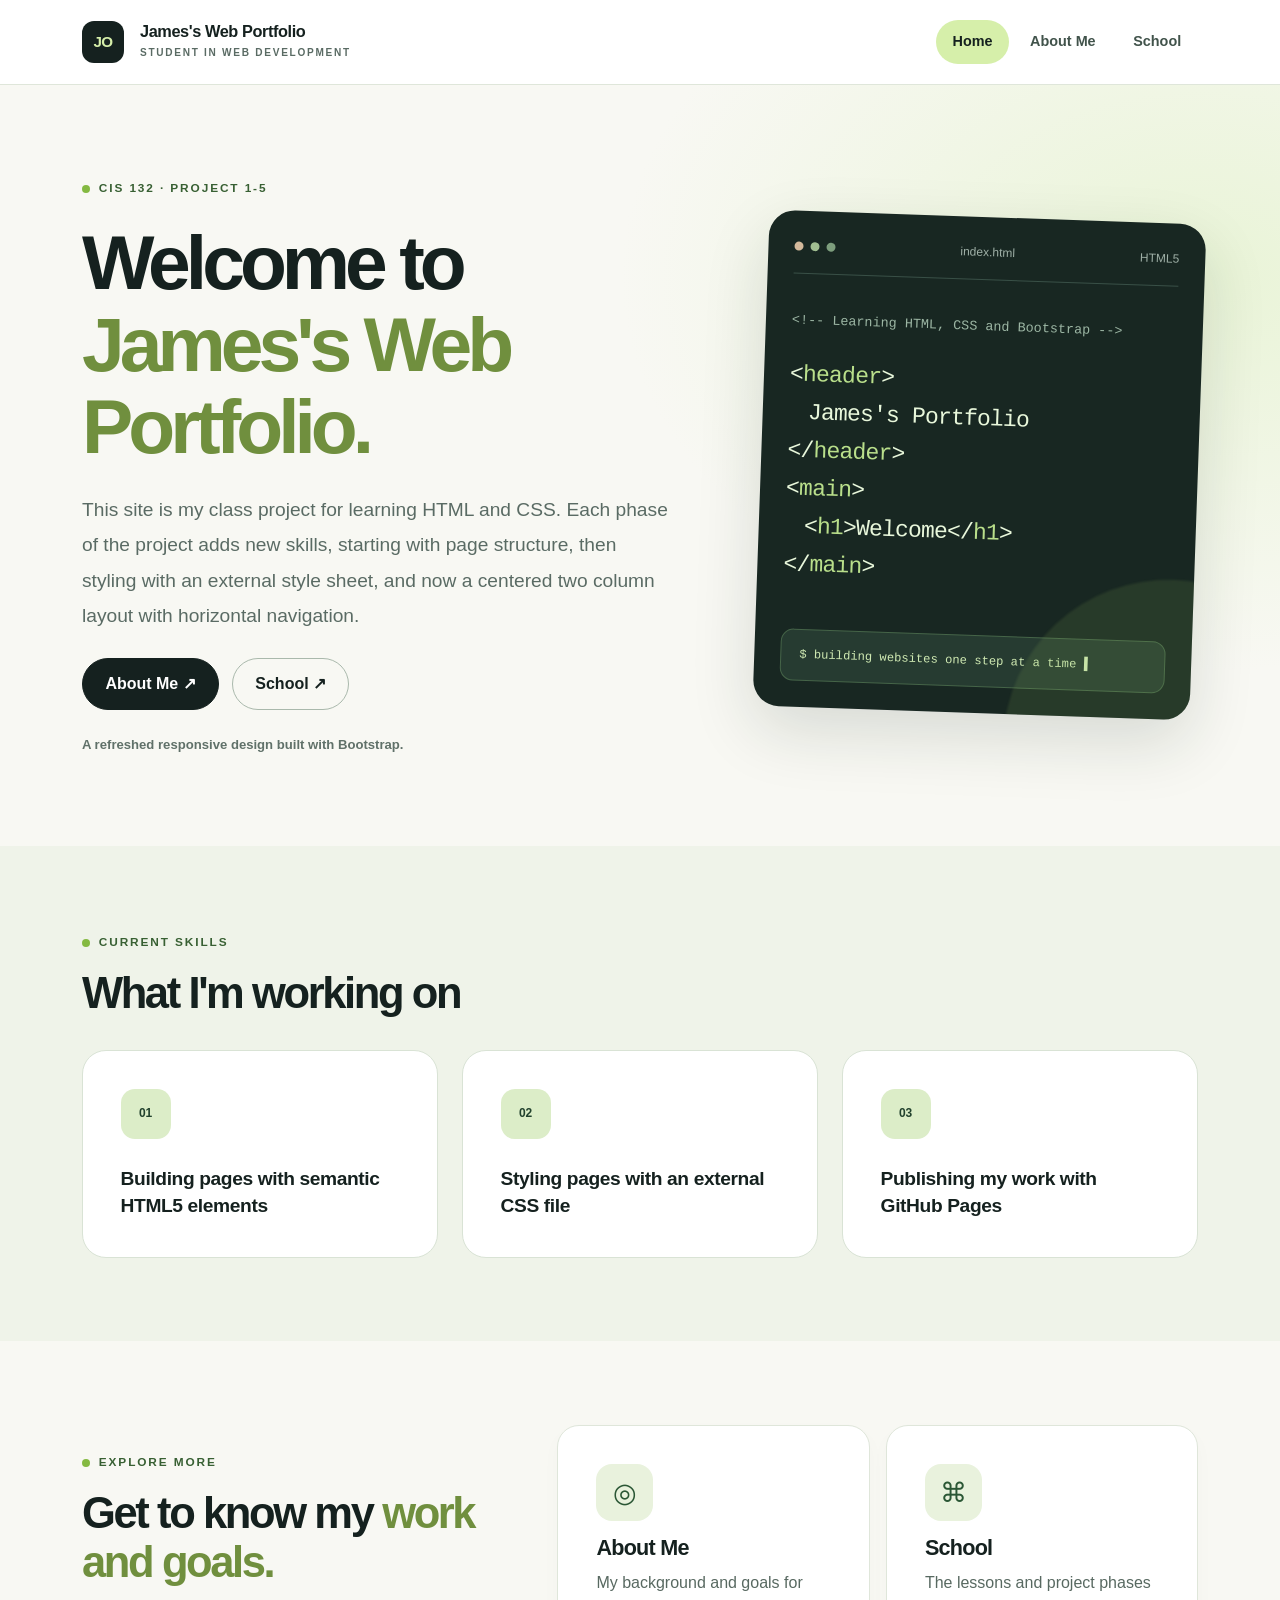
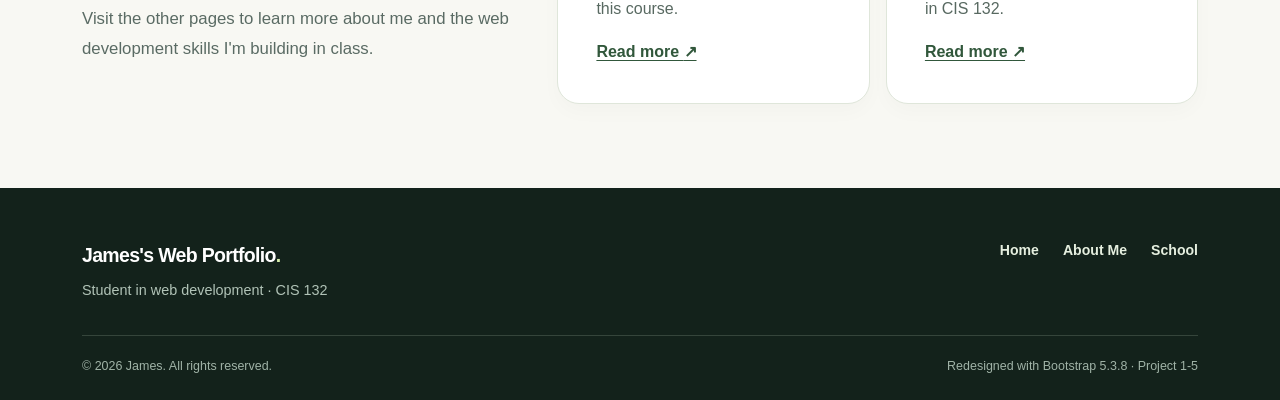
<file: index.html>
<!doctype html>
<html lang="en">
<head>
  <meta charset="utf-8">
  <meta name="viewport" content="width=device-width, initial-scale=1">
  <meta name="description" content="James Ogochukwu portfolio home page — HTML, CSS, and responsive web development.">
  <meta name="author" content="James Ogochukwu">
  <meta name="theme-color" content="#15211f">
  <title>Home | James's Web Portfolio</title>
  <!-- Bootstrap 5.3.8 included locally from the user-provided Bootstrap examples archive. -->
  <!-- Self-contained Bootstrap fallback; the external CSS remains included below. -->
  <style id="bootstrap-deployment-fallback">
@charset "UTF-8";/*!
 * Bootstrap  v5.3.8 (https://getbootstrap.com/)
 * Copyright 2011-2025 The Bootstrap Authors
 * Licensed under MIT (https://github.com/twbs/bootstrap/blob/main/LICENSE)
 */:root,[data-bs-theme=light]{--bs-blue:#0d6efd;--bs-indigo:#6610f2;--bs-purple:#6f42c1;--bs-pink:#d63384;--bs-red:#dc3545;--bs-orange:#fd7e14;--bs-yellow:#ffc107;--bs-green:#198754;--bs-teal:#20c997;--bs-cyan:#0dcaf0;--bs-black:#000;--bs-white:#fff;--bs-gray:#6c757d;--bs-gray-dark:#343a40;--bs-gray-100:#f8f9fa;--bs-gray-200:#e9ecef;--bs-gray-300:#dee2e6;--bs-gray-400:#ced4da;--bs-gray-500:#adb5bd;--bs-gray-600:#6c757d;--bs-gray-700:#495057;--bs-gray-800:#343a40;--bs-gray-900:#212529;--bs-primary:#0d6efd;--bs-secondary:#6c757d;--bs-success:#198754;--bs-info:#0dcaf0;--bs-warning:#ffc107;--bs-danger:#dc3545;--bs-light:#f8f9fa;--bs-dark:#212529;--bs-primary-rgb:13,110,253;--bs-secondary-rgb:108,117,125;--bs-success-rgb:25,135,84;--bs-info-rgb:13,202,240;--bs-warning-rgb:255,193,7;--bs-danger-rgb:220,53,69;--bs-light-rgb:248,249,250;--bs-dark-rgb:33,37,41;--bs-primary-text-emphasis:#052c65;--bs-secondary-text-emphasis:#2b2f32;--bs-success-text-emphasis:#0a3622;--bs-info-text-emphasis:#055160;--bs-warning-text-emphasis:#664d03;--bs-danger-text-emphasis:#58151c;--bs-light-text-emphasis:#495057;--bs-dark-text-emphasis:#495057;--bs-primary-bg-subtle:#cfe2ff;--bs-secondary-bg-subtle:#e2e3e5;--bs-success-bg-subtle:#d1e7dd;--bs-info-bg-subtle:#cff4fc;--bs-warning-bg-subtle:#fff3cd;--bs-danger-bg-subtle:#f8d7da;--bs-light-bg-subtle:#fcfcfd;--bs-dark-bg-subtle:#ced4da;--bs-primary-border-subtle:#9ec5fe;--bs-secondary-border-subtle:#c4c8cb;--bs-success-border-subtle:#a3cfbb;--bs-info-border-subtle:#9eeaf9;--bs-warning-border-subtle:#ffe69c;--bs-danger-border-subtle:#f1aeb5;--bs-light-border-subtle:#e9ecef;--bs-dark-border-subtle:#adb5bd;--bs-white-rgb:255,255,255;--bs-black-rgb:0,0,0;--bs-font-sans-serif:system-ui,-apple-system,"Segoe UI",Roboto,"Helvetica Neue","Noto Sans","Liberation Sans",Arial,sans-serif,"Apple Color Emoji","Segoe UI Emoji","Segoe UI Symbol","Noto Color Emoji";--bs-font-monospace:SFMono-Regular,Menlo,Monaco,Consolas,"Liberation Mono","Courier New",monospace;--bs-gradient:linear-gradient(180deg, rgba(255, 255, 255, 0.15), rgba(255, 255, 255, 0));--bs-body-font-family:var(--bs-font-sans-serif);--bs-body-font-size:1rem;--bs-body-font-weight:400;--bs-body-line-height:1.5;--bs-body-color:#212529;--bs-body-color-rgb:33,37,41;--bs-body-bg:#fff;--bs-body-bg-rgb:255,255,255;--bs-emphasis-color:#000;--bs-emphasis-color-rgb:0,0,0;--bs-secondary-color:rgba(33, 37, 41, 0.75);--bs-secondary-color-rgb:33,37,41;--bs-secondary-bg:#e9ecef;--bs-secondary-bg-rgb:233,236,239;--bs-tertiary-color:rgba(33, 37, 41, 0.5);--bs-tertiary-color-rgb:33,37,41;--bs-tertiary-bg:#f8f9fa;--bs-tertiary-bg-rgb:248,249,250;--bs-heading-color:inherit;--bs-link-color:#0d6efd;--bs-link-color-rgb:13,110,253;--bs-link-decoration:underline;--bs-link-hover-color:#0a58ca;--bs-link-hover-color-rgb:10,88,202;--bs-code-color:#d63384;--bs-highlight-color:#212529;--bs-highlight-bg:#fff3cd;--bs-border-width:1px;--bs-border-style:solid;--bs-border-color:#dee2e6;--bs-border-color-translucent:rgba(0, 0, 0, 0.175);--bs-border-radius:0.375rem;--bs-border-radius-sm:0.25rem;--bs-border-radius-lg:0.5rem;--bs-border-radius-xl:1rem;--bs-border-radius-xxl:2rem;--bs-border-radius-2xl:var(--bs-border-radius-xxl);--bs-border-radius-pill:50rem;--bs-box-shadow:0 0.5rem 1rem rgba(0, 0, 0, 0.15);--bs-box-shadow-sm:0 0.125rem 0.25rem rgba(0, 0, 0, 0.075);--bs-box-shadow-lg:0 1rem 3rem rgba(0, 0, 0, 0.175);--bs-box-shadow-inset:inset 0 1px 2px rgba(0, 0, 0, 0.075);--bs-focus-ring-width:0.25rem;--bs-focus-ring-opacity:0.25;--bs-focus-ring-color:rgba(13, 110, 253, 0.25);--bs-form-valid-color:#198754;--bs-form-valid-border-color:#198754;--bs-form-invalid-color:#dc3545;--bs-form-invalid-border-color:#dc3545}[data-bs-theme=dark]{color-scheme:dark;--bs-body-color:#dee2e6;--bs-body-color-rgb:222,226,230;--bs-body-bg:#212529;--bs-body-bg-rgb:33,37,41;--bs-emphasis-color:#fff;--bs-emphasis-color-rgb:255,255,255;--bs-secondary-color:rgba(222, 226, 230, 0.75);--bs-secondary-color-rgb:222,226,230;--bs-secondary-bg:#343a40;--bs-secondary-bg-rgb:52,58,64;--bs-tertiary-color:rgba(222, 226, 230, 0.5);--bs-tertiary-color-rgb:222,226,230;--bs-tertiary-bg:#2b3035;--bs-tertiary-bg-rgb:43,48,53;--bs-primary-text-emphasis:#6ea8fe;--bs-secondary-text-emphasis:#a7acb1;--bs-success-text-emphasis:#75b798;--bs-info-text-emphasis:#6edff6;--bs-warning-text-emphasis:#ffda6a;--bs-danger-text-emphasis:#ea868f;--bs-light-text-emphasis:#f8f9fa;--bs-dark-text-emphasis:#dee2e6;--bs-primary-bg-subtle:#031633;--bs-secondary-bg-subtle:#161719;--bs-success-bg-subtle:#051b11;--bs-info-bg-subtle:#032830;--bs-warning-bg-subtle:#332701;--bs-danger-bg-subtle:#2c0b0e;--bs-light-bg-subtle:#343a40;--bs-dark-bg-subtle:#1a1d20;--bs-primary-border-subtle:#084298;--bs-secondary-border-subtle:#41464b;--bs-success-border-subtle:#0f5132;--bs-info-border-subtle:#087990;--bs-warning-border-subtle:#997404;--bs-danger-border-subtle:#842029;--bs-light-border-subtle:#495057;--bs-dark-border-subtle:#343a40;--bs-heading-color:inherit;--bs-link-color:#6ea8fe;--bs-link-hover-color:#8bb9fe;--bs-link-color-rgb:110,168,254;--bs-link-hover-color-rgb:139,185,254;--bs-code-color:#e685b5;--bs-highlight-color:#dee2e6;--bs-highlight-bg:#664d03;--bs-border-color:#495057;--bs-border-color-translucent:rgba(255, 255, 255, 0.15);--bs-form-valid-color:#75b798;--bs-form-valid-border-color:#75b798;--bs-form-invalid-color:#ea868f;--bs-form-invalid-border-color:#ea868f}*,::after,::before{box-sizing:border-box}@media (prefers-reduced-motion:no-preference){:root{scroll-behavior:smooth}}body{margin:0;font-family:var(--bs-body-font-family);font-size:var(--bs-body-font-size);font-weight:var(--bs-body-font-weight);line-height:var(--bs-body-line-height);color:var(--bs-body-color);text-align:var(--bs-body-text-align);background-color:var(--bs-body-bg);-webkit-text-size-adjust:100%;-webkit-tap-highlight-color:transparent}hr{margin:1rem 0;color:inherit;border:0;border-top:var(--bs-border-width) solid;opacity:.25}.h1,.h2,.h3,.h4,.h5,.h6,h1,h2,h3,h4,h5,h6{margin-top:0;margin-bottom:.5rem;font-weight:500;line-height:1.2;color:var(--bs-heading-color)}.h1,h1{font-size:calc(1.375rem + 1.5vw)}@media (min-width:1200px){.h1,h1{font-size:2.5rem}}.h2,h2{font-size:calc(1.325rem + .9vw)}@media (min-width:1200px){.h2,h2{font-size:2rem}}.h3,h3{font-size:calc(1.3rem + .6vw)}@media (min-width:1200px){.h3,h3{font-size:1.75rem}}.h4,h4{font-size:calc(1.275rem + .3vw)}@media (min-width:1200px){.h4,h4{font-size:1.5rem}}.h5,h5{font-size:1.25rem}.h6,h6{font-size:1rem}p{margin-top:0;margin-bottom:1rem}abbr[title]{-webkit-text-decoration:underline dotted;text-decoration:underline dotted;cursor:help;-webkit-text-decoration-skip-ink:none;text-decoration-skip-ink:none}address{margin-bottom:1rem;font-style:normal;line-height:inherit}ol,ul{padding-left:2rem}dl,ol,ul{margin-top:0;margin-bottom:1rem}ol ol,ol ul,ul ol,ul ul{margin-bottom:0}dt{font-weight:700}dd{margin-bottom:.5rem;margin-left:0}blockquote{margin:0 0 1rem}b,strong{font-weight:bolder}.small,small{font-size:.875em}.mark,mark{padding:.1875em;color:var(--bs-highlight-color);background-color:var(--bs-highlight-bg)}sub,sup{position:relative;font-size:.75em;line-height:0;vertical-align:baseline}sub{bottom:-.25em}sup{top:-.5em}a{color:rgba(var(--bs-link-color-rgb),var(--bs-link-opacity,1));text-decoration:underline}a:hover{--bs-link-color-rgb:var(--bs-link-hover-color-rgb)}a:not([href]):not([class]),a:not([href]):not([class]):hover{color:inherit;text-decoration:none}code,kbd,pre,samp{font-family:var(--bs-font-monospace);font-size:1em}pre{display:block;margin-top:0;margin-bottom:1rem;overflow:auto;font-size:.875em}pre code{font-size:inherit;color:inherit;word-break:normal}code{font-size:.875em;color:var(--bs-code-color);word-wrap:break-word}a>code{color:inherit}kbd{padding:.1875rem .375rem;font-size:.875em;color:var(--bs-body-bg);background-color:var(--bs-body-color);border-radius:.25rem}kbd kbd{padding:0;font-size:1em}figure{margin:0 0 1rem}img,svg{vertical-align:middle}table{caption-side:bottom;border-collapse:collapse}caption{padding-top:.5rem;padding-bottom:.5rem;color:var(--bs-secondary-color);text-align:left}th{text-align:inherit;text-align:-webkit-match-parent}tbody,td,tfoot,th,thead,tr{border-color:inherit;border-style:solid;border-width:0}label{display:inline-block}button{border-radius:0}button:focus:not(:focus-visible){outline:0}button,input,optgroup,select,textarea{margin:0;font-family:inherit;font-size:inherit;line-height:inherit}button,select{text-transform:none}[role=button]{cursor:pointer}select{word-wrap:normal}select:disabled{opacity:1}[list]:not([type=date]):not([type=datetime-local]):not([type=month]):not([type=week]):not([type=time])::-webkit-calendar-picker-indicator{display:none!important}[type=button],[type=reset],[type=submit],button{-webkit-appearance:button}[type=button]:not(:disabled),[type=reset]:not(:disabled),[type=submit]:not(:disabled),button:not(:disabled){cursor:pointer}::-moz-focus-inner{padding:0;border-style:none}textarea{resize:vertical}fieldset{min-width:0;padding:0;margin:0;border:0}legend{float:left;width:100%;padding:0;margin-bottom:.5rem;line-height:inherit;font-size:calc(1.275rem + .3vw)}@media (min-width:1200px){legend{font-size:1.5rem}}legend+*{clear:left}::-webkit-datetime-edit-day-field,::-webkit-datetime-edit-fields-wrapper,::-webkit-datetime-edit-hour-field,::-webkit-datetime-edit-minute,::-webkit-datetime-edit-month-field,::-webkit-datetime-edit-text,::-webkit-datetime-edit-year-field{padding:0}::-webkit-inner-spin-button{height:auto}[type=search]{-webkit-appearance:textfield;outline-offset:-2px}[type=search]::-webkit-search-cancel-button{cursor:pointer;filter:grayscale(1)}::-webkit-search-decoration{-webkit-appearance:none}::-webkit-color-swatch-wrapper{padding:0}::-webkit-file-upload-button{font:inherit;-webkit-appearance:button}::file-selector-button{font:inherit;-webkit-appearance:button}output{display:inline-block}iframe{border:0}summary{display:list-item;cursor:pointer}progress{vertical-align:baseline}[hidden]{display:none!important}.lead{font-size:1.25rem;font-weight:300}.display-1{font-weight:300;line-height:1.2;font-size:calc(1.625rem + 4.5vw)}@media (min-width:1200px){.display-1{font-size:5rem}}.display-2{font-weight:300;line-height:1.2;font-size:calc(1.575rem + 3.9vw)}@media (min-width:1200px){.display-2{font-size:4.5rem}}.display-3{font-weight:300;line-height:1.2;font-size:calc(1.525rem + 3.3vw)}@media (min-width:1200px){.display-3{font-size:4rem}}.display-4{font-weight:300;line-height:1.2;font-size:calc(1.475rem + 2.7vw)}@media (min-width:1200px){.display-4{font-size:3.5rem}}.display-5{font-weight:300;line-height:1.2;font-size:calc(1.425rem + 2.1vw)}@media (min-width:1200px){.display-5{font-size:3rem}}.display-6{font-weight:300;line-height:1.2;font-size:calc(1.375rem + 1.5vw)}@media (min-width:1200px){.display-6{font-size:2.5rem}}.list-unstyled{padding-left:0;list-style:none}.list-inline{padding-left:0;list-style:none}.list-inline-item{display:inline-block}.list-inline-item:not(:last-child){margin-right:.5rem}.initialism{font-size:.875em;text-transform:uppercase}.blockquote{margin-bottom:1rem;font-size:1.25rem}.blockquote>:last-child{margin-bottom:0}.blockquote-footer{margin-top:-1rem;margin-bottom:1rem;font-size:.875em;color:#6c757d}.blockquote-footer::before{content:"— "}.img-fluid{max-width:100%;height:auto}.img-thumbnail{padding:.25rem;background-color:var(--bs-body-bg);border:var(--bs-border-width) solid var(--bs-border-color);border-radius:var(--bs-border-radius);max-width:100%;height:auto}.figure{display:inline-block}.figure-img{margin-bottom:.5rem;line-height:1}.figure-caption{font-size:.875em;color:var(--bs-secondary-color)}.container,.container-fluid,.container-lg,.container-md,.container-sm,.container-xl,.container-xxl{--bs-gutter-x:1.5rem;--bs-gutter-y:0;width:100%;padding-right:calc(var(--bs-gutter-x) * .5);padding-left:calc(var(--bs-gutter-x) * .5);margin-right:auto;margin-left:auto}@media (min-width:576px){.container,.container-sm{max-width:540px}}@media (min-width:768px){.container,.container-md,.container-sm{max-width:720px}}@media (min-width:992px){.container,.container-lg,.container-md,.container-sm{max-width:960px}}@media (min-width:1200px){.container,.container-lg,.container-md,.container-sm,.container-xl{max-width:1140px}}@media (min-width:1400px){.container,.container-lg,.container-md,.container-sm,.container-xl,.container-xxl{max-width:1320px}}:root{--bs-breakpoint-xs:0;--bs-breakpoint-sm:576px;--bs-breakpoint-md:768px;--bs-breakpoint-lg:992px;--bs-breakpoint-xl:1200px;--bs-breakpoint-xxl:1400px}.row{--bs-gutter-x:1.5rem;--bs-gutter-y:0;display:flex;flex-wrap:wrap;margin-top:calc(-1 * var(--bs-gutter-y));margin-right:calc(-.5 * var(--bs-gutter-x));margin-left:calc(-.5 * var(--bs-gutter-x))}.row>*{flex-shrink:0;width:100%;max-width:100%;padding-right:calc(var(--bs-gutter-x) * .5);padding-left:calc(var(--bs-gutter-x) * .5);margin-top:var(--bs-gutter-y)}.col{flex:1 0 0}.row-cols-auto>*{flex:0 0 auto;width:auto}.row-cols-1>*{flex:0 0 auto;width:100%}.row-cols-2>*{flex:0 0 auto;width:50%}.row-cols-3>*{flex:0 0 auto;width:33.33333333%}.row-cols-4>*{flex:0 0 auto;width:25%}.row-cols-5>*{flex:0 0 auto;width:20%}.row-cols-6>*{flex:0 0 auto;width:16.66666667%}.col-auto{flex:0 0 auto;width:auto}.col-1{flex:0 0 auto;width:8.33333333%}.col-2{flex:0 0 auto;width:16.66666667%}.col-3{flex:0 0 auto;width:25%}.col-4{flex:0 0 auto;width:33.33333333%}.col-5{flex:0 0 auto;width:41.66666667%}.col-6{flex:0 0 auto;width:50%}.col-7{flex:0 0 auto;width:58.33333333%}.col-8{flex:0 0 auto;width:66.66666667%}.col-9{flex:0 0 auto;width:75%}.col-10{flex:0 0 auto;width:83.33333333%}.col-11{flex:0 0 auto;width:91.66666667%}.col-12{flex:0 0 auto;width:100%}.offset-1{margin-left:8.33333333%}.offset-2{margin-left:16.66666667%}.offset-3{margin-left:25%}.offset-4{margin-left:33.33333333%}.offset-5{margin-left:41.66666667%}.offset-6{margin-left:50%}.offset-7{margin-left:58.33333333%}.offset-8{margin-left:66.66666667%}.offset-9{margin-left:75%}.offset-10{margin-left:83.33333333%}.offset-11{margin-left:91.66666667%}.g-0,.gx-0{--bs-gutter-x:0}.g-0,.gy-0{--bs-gutter-y:0}.g-1,.gx-1{--bs-gutter-x:0.25rem}.g-1,.gy-1{--bs-gutter-y:0.25rem}.g-2,.gx-2{--bs-gutter-x:0.5rem}.g-2,.gy-2{--bs-gutter-y:0.5rem}.g-3,.gx-3{--bs-gutter-x:1rem}.g-3,.gy-3{--bs-gutter-y:1rem}.g-4,.gx-4{--bs-gutter-x:1.5rem}.g-4,.gy-4{--bs-gutter-y:1.5rem}.g-5,.gx-5{--bs-gutter-x:3rem}.g-5,.gy-5{--bs-gutter-y:3rem}@media (min-width:576px){.col-sm{flex:1 0 0}.row-cols-sm-auto>*{flex:0 0 auto;width:auto}.row-cols-sm-1>*{flex:0 0 auto;width:100%}.row-cols-sm-2>*{flex:0 0 auto;width:50%}.row-cols-sm-3>*{flex:0 0 auto;width:33.33333333%}.row-cols-sm-4>*{flex:0 0 auto;width:25%}.row-cols-sm-5>*{flex:0 0 auto;width:20%}.row-cols-sm-6>*{flex:0 0 auto;width:16.66666667%}.col-sm-auto{flex:0 0 auto;width:auto}.col-sm-1{flex:0 0 auto;width:8.33333333%}.col-sm-2{flex:0 0 auto;width:16.66666667%}.col-sm-3{flex:0 0 auto;width:25%}.col-sm-4{flex:0 0 auto;width:33.33333333%}.col-sm-5{flex:0 0 auto;width:41.66666667%}.col-sm-6{flex:0 0 auto;width:50%}.col-sm-7{flex:0 0 auto;width:58.33333333%}.col-sm-8{flex:0 0 auto;width:66.66666667%}.col-sm-9{flex:0 0 auto;width:75%}.col-sm-10{flex:0 0 auto;width:83.33333333%}.col-sm-11{flex:0 0 auto;width:91.66666667%}.col-sm-12{flex:0 0 auto;width:100%}.offset-sm-0{margin-left:0}.offset-sm-1{margin-left:8.33333333%}.offset-sm-2{margin-left:16.66666667%}.offset-sm-3{margin-left:25%}.offset-sm-4{margin-left:33.33333333%}.offset-sm-5{margin-left:41.66666667%}.offset-sm-6{margin-left:50%}.offset-sm-7{margin-left:58.33333333%}.offset-sm-8{margin-left:66.66666667%}.offset-sm-9{margin-left:75%}.offset-sm-10{margin-left:83.33333333%}.offset-sm-11{margin-left:91.66666667%}.g-sm-0,.gx-sm-0{--bs-gutter-x:0}.g-sm-0,.gy-sm-0{--bs-gutter-y:0}.g-sm-1,.gx-sm-1{--bs-gutter-x:0.25rem}.g-sm-1,.gy-sm-1{--bs-gutter-y:0.25rem}.g-sm-2,.gx-sm-2{--bs-gutter-x:0.5rem}.g-sm-2,.gy-sm-2{--bs-gutter-y:0.5rem}.g-sm-3,.gx-sm-3{--bs-gutter-x:1rem}.g-sm-3,.gy-sm-3{--bs-gutter-y:1rem}.g-sm-4,.gx-sm-4{--bs-gutter-x:1.5rem}.g-sm-4,.gy-sm-4{--bs-gutter-y:1.5rem}.g-sm-5,.gx-sm-5{--bs-gutter-x:3rem}.g-sm-5,.gy-sm-5{--bs-gutter-y:3rem}}@media (min-width:768px){.col-md{flex:1 0 0}.row-cols-md-auto>*{flex:0 0 auto;width:auto}.row-cols-md-1>*{flex:0 0 auto;width:100%}.row-cols-md-2>*{flex:0 0 auto;width:50%}.row-cols-md-3>*{flex:0 0 auto;width:33.33333333%}.row-cols-md-4>*{flex:0 0 auto;width:25%}.row-cols-md-5>*{flex:0 0 auto;width:20%}.row-cols-md-6>*{flex:0 0 auto;width:16.66666667%}.col-md-auto{flex:0 0 auto;width:auto}.col-md-1{flex:0 0 auto;width:8.33333333%}.col-md-2{flex:0 0 auto;width:16.66666667%}.col-md-3{flex:0 0 auto;width:25%}.col-md-4{flex:0 0 auto;width:33.33333333%}.col-md-5{flex:0 0 auto;width:41.66666667%}.col-md-6{flex:0 0 auto;width:50%}.col-md-7{flex:0 0 auto;width:58.33333333%}.col-md-8{flex:0 0 auto;width:66.66666667%}.col-md-9{flex:0 0 auto;width:75%}.col-md-10{flex:0 0 auto;width:83.33333333%}.col-md-11{flex:0 0 auto;width:91.66666667%}.col-md-12{flex:0 0 auto;width:100%}.offset-md-0{margin-left:0}.offset-md-1{margin-left:8.33333333%}.offset-md-2{margin-left:16.66666667%}.offset-md-3{margin-left:25%}.offset-md-4{margin-left:33.33333333%}.offset-md-5{margin-left:41.66666667%}.offset-md-6{margin-left:50%}.offset-md-7{margin-left:58.33333333%}.offset-md-8{margin-left:66.66666667%}.offset-md-9{margin-left:75%}.offset-md-10{margin-left:83.33333333%}.offset-md-11{margin-left:91.66666667%}.g-md-0,.gx-md-0{--bs-gutter-x:0}.g-md-0,.gy-md-0{--bs-gutter-y:0}.g-md-1,.gx-md-1{--bs-gutter-x:0.25rem}.g-md-1,.gy-md-1{--bs-gutter-y:0.25rem}.g-md-2,.gx-md-2{--bs-gutter-x:0.5rem}.g-md-2,.gy-md-2{--bs-gutter-y:0.5rem}.g-md-3,.gx-md-3{--bs-gutter-x:1rem}.g-md-3,.gy-md-3{--bs-gutter-y:1rem}.g-md-4,.gx-md-4{--bs-gutter-x:1.5rem}.g-md-4,.gy-md-4{--bs-gutter-y:1.5rem}.g-md-5,.gx-md-5{--bs-gutter-x:3rem}.g-md-5,.gy-md-5{--bs-gutter-y:3rem}}@media (min-width:992px){.col-lg{flex:1 0 0}.row-cols-lg-auto>*{flex:0 0 auto;width:auto}.row-cols-lg-1>*{flex:0 0 auto;width:100%}.row-cols-lg-2>*{flex:0 0 auto;width:50%}.row-cols-lg-3>*{flex:0 0 auto;width:33.33333333%}.row-cols-lg-4>*{flex:0 0 auto;width:25%}.row-cols-lg-5>*{flex:0 0 auto;width:20%}.row-cols-lg-6>*{flex:0 0 auto;width:16.66666667%}.col-lg-auto{flex:0 0 auto;width:auto}.col-lg-1{flex:0 0 auto;width:8.33333333%}.col-lg-2{flex:0 0 auto;width:16.66666667%}.col-lg-3{flex:0 0 auto;width:25%}.col-lg-4{flex:0 0 auto;width:33.33333333%}.col-lg-5{flex:0 0 auto;width:41.66666667%}.col-lg-6{flex:0 0 auto;width:50%}.col-lg-7{flex:0 0 auto;width:58.33333333%}.col-lg-8{flex:0 0 auto;width:66.66666667%}.col-lg-9{flex:0 0 auto;width:75%}.col-lg-10{flex:0 0 auto;width:83.33333333%}.col-lg-11{flex:0 0 auto;width:91.66666667%}.col-lg-12{flex:0 0 auto;width:100%}.offset-lg-0{margin-left:0}.offset-lg-1{margin-left:8.33333333%}.offset-lg-2{margin-left:16.66666667%}.offset-lg-3{margin-left:25%}.offset-lg-4{margin-left:33.33333333%}.offset-lg-5{margin-left:41.66666667%}.offset-lg-6{margin-left:50%}.offset-lg-7{margin-left:58.33333333%}.offset-lg-8{margin-left:66.66666667%}.offset-lg-9{margin-left:75%}.offset-lg-10{margin-left:83.33333333%}.offset-lg-11{margin-left:91.66666667%}.g-lg-0,.gx-lg-0{--bs-gutter-x:0}.g-lg-0,.gy-lg-0{--bs-gutter-y:0}.g-lg-1,.gx-lg-1{--bs-gutter-x:0.25rem}.g-lg-1,.gy-lg-1{--bs-gutter-y:0.25rem}.g-lg-2,.gx-lg-2{--bs-gutter-x:0.5rem}.g-lg-2,.gy-lg-2{--bs-gutter-y:0.5rem}.g-lg-3,.gx-lg-3{--bs-gutter-x:1rem}.g-lg-3,.gy-lg-3{--bs-gutter-y:1rem}.g-lg-4,.gx-lg-4{--bs-gutter-x:1.5rem}.g-lg-4,.gy-lg-4{--bs-gutter-y:1.5rem}.g-lg-5,.gx-lg-5{--bs-gutter-x:3rem}.g-lg-5,.gy-lg-5{--bs-gutter-y:3rem}}@media (min-width:1200px){.col-xl{flex:1 0 0}.row-cols-xl-auto>*{flex:0 0 auto;width:auto}.row-cols-xl-1>*{flex:0 0 auto;width:100%}.row-cols-xl-2>*{flex:0 0 auto;width:50%}.row-cols-xl-3>*{flex:0 0 auto;width:33.33333333%}.row-cols-xl-4>*{flex:0 0 auto;width:25%}.row-cols-xl-5>*{flex:0 0 auto;width:20%}.row-cols-xl-6>*{flex:0 0 auto;width:16.66666667%}.col-xl-auto{flex:0 0 auto;width:auto}.col-xl-1{flex:0 0 auto;width:8.33333333%}.col-xl-2{flex:0 0 auto;width:16.66666667%}.col-xl-3{flex:0 0 auto;width:25%}.col-xl-4{flex:0 0 auto;width:33.33333333%}.col-xl-5{flex:0 0 auto;width:41.66666667%}.col-xl-6{flex:0 0 auto;width:50%}.col-xl-7{flex:0 0 auto;width:58.33333333%}.col-xl-8{flex:0 0 auto;width:66.66666667%}.col-xl-9{flex:0 0 auto;width:75%}.col-xl-10{flex:0 0 auto;width:83.33333333%}.col-xl-11{flex:0 0 auto;width:91.66666667%}.col-xl-12{flex:0 0 auto;width:100%}.offset-xl-0{margin-left:0}.offset-xl-1{margin-left:8.33333333%}.offset-xl-2{margin-left:16.66666667%}.offset-xl-3{margin-left:25%}.offset-xl-4{margin-left:33.33333333%}.offset-xl-5{margin-left:41.66666667%}.offset-xl-6{margin-left:50%}.offset-xl-7{margin-left:58.33333333%}.offset-xl-8{margin-left:66.66666667%}.offset-xl-9{margin-left:75%}.offset-xl-10{margin-left:83.33333333%}.offset-xl-11{margin-left:91.66666667%}.g-xl-0,.gx-xl-0{--bs-gutter-x:0}.g-xl-0,.gy-xl-0{--bs-gutter-y:0}.g-xl-1,.gx-xl-1{--bs-gutter-x:0.25rem}.g-xl-1,.gy-xl-1{--bs-gutter-y:0.25rem}.g-xl-2,.gx-xl-2{--bs-gutter-x:0.5rem}.g-xl-2,.gy-xl-2{--bs-gutter-y:0.5rem}.g-xl-3,.gx-xl-3{--bs-gutter-x:1rem}.g-xl-3,.gy-xl-3{--bs-gutter-y:1rem}.g-xl-4,.gx-xl-4{--bs-gutter-x:1.5rem}.g-xl-4,.gy-xl-4{--bs-gutter-y:1.5rem}.g-xl-5,.gx-xl-5{--bs-gutter-x:3rem}.g-xl-5,.gy-xl-5{--bs-gutter-y:3rem}}@media (min-width:1400px){.col-xxl{flex:1 0 0}.row-cols-xxl-auto>*{flex:0 0 auto;width:auto}.row-cols-xxl-1>*{flex:0 0 auto;width:100%}.row-cols-xxl-2>*{flex:0 0 auto;width:50%}.row-cols-xxl-3>*{flex:0 0 auto;width:33.33333333%}.row-cols-xxl-4>*{flex:0 0 auto;width:25%}.row-cols-xxl-5>*{flex:0 0 auto;width:20%}.row-cols-xxl-6>*{flex:0 0 auto;width:16.66666667%}.col-xxl-auto{flex:0 0 auto;width:auto}.col-xxl-1{flex:0 0 auto;width:8.33333333%}.col-xxl-2{flex:0 0 auto;width:16.66666667%}.col-xxl-3{flex:0 0 auto;width:25%}.col-xxl-4{flex:0 0 auto;width:33.33333333%}.col-xxl-5{flex:0 0 auto;width:41.66666667%}.col-xxl-6{flex:0 0 auto;width:50%}.col-xxl-7{flex:0 0 auto;width:58.33333333%}.col-xxl-8{flex:0 0 auto;width:66.66666667%}.col-xxl-9{flex:0 0 auto;width:75%}.col-xxl-10{flex:0 0 auto;width:83.33333333%}.col-xxl-11{flex:0 0 auto;width:91.66666667%}.col-xxl-12{flex:0 0 auto;width:100%}.offset-xxl-0{margin-left:0}.offset-xxl-1{margin-left:8.33333333%}.offset-xxl-2{margin-left:16.66666667%}.offset-xxl-3{margin-left:25%}.offset-xxl-4{margin-left:33.33333333%}.offset-xxl-5{margin-left:41.66666667%}.offset-xxl-6{margin-left:50%}.offset-xxl-7{margin-left:58.33333333%}.offset-xxl-8{margin-left:66.66666667%}.offset-xxl-9{margin-left:75%}.offset-xxl-10{margin-left:83.33333333%}.offset-xxl-11{margin-left:91.66666667%}.g-xxl-0,.gx-xxl-0{--bs-gutter-x:0}.g-xxl-0,.gy-xxl-0{--bs-gutter-y:0}.g-xxl-1,.gx-xxl-1{--bs-gutter-x:0.25rem}.g-xxl-1,.gy-xxl-1{--bs-gutter-y:0.25rem}.g-xxl-2,.gx-xxl-2{--bs-gutter-x:0.5rem}.g-xxl-2,.gy-xxl-2{--bs-gutter-y:0.5rem}.g-xxl-3,.gx-xxl-3{--bs-gutter-x:1rem}.g-xxl-3,.gy-xxl-3{--bs-gutter-y:1rem}.g-xxl-4,.gx-xxl-4{--bs-gutter-x:1.5rem}.g-xxl-4,.gy-xxl-4{--bs-gutter-y:1.5rem}.g-xxl-5,.gx-xxl-5{--bs-gutter-x:3rem}.g-xxl-5,.gy-xxl-5{--bs-gutter-y:3rem}}.table{--bs-table-color-type:initial;--bs-table-bg-type:initial;--bs-table-color-state:initial;--bs-table-bg-state:initial;--bs-table-color:var(--bs-emphasis-color);--bs-table-bg:var(--bs-body-bg);--bs-table-border-color:var(--bs-border-color);--bs-table-accent-bg:transparent;--bs-table-striped-color:var(--bs-emphasis-color);--bs-table-striped-bg:rgba(var(--bs-emphasis-color-rgb), 0.05);--bs-table-active-color:var(--bs-emphasis-color);--bs-table-active-bg:rgba(var(--bs-emphasis-color-rgb), 0.1);--bs-table-hover-color:var(--bs-emphasis-color);--bs-table-hover-bg:rgba(var(--bs-emphasis-color-rgb), 0.075);width:100%;margin-bottom:1rem;vertical-align:top;border-color:var(--bs-table-border-color)}.table>:not(caption)>*>*{padding:.5rem .5rem;color:var(--bs-table-color-state,var(--bs-table-color-type,var(--bs-table-color)));background-color:var(--bs-table-bg);border-bottom-width:var(--bs-border-width);box-shadow:inset 0 0 0 9999px var(--bs-table-bg-state,var(--bs-table-bg-type,var(--bs-table-accent-bg)))}.table>tbody{vertical-align:inherit}.table>thead{vertical-align:bottom}.table-group-divider{border-top:calc(var(--bs-border-width) * 2) solid currentcolor}.caption-top{caption-side:top}.table-sm>:not(caption)>*>*{padding:.25rem .25rem}.table-bordered>:not(caption)>*{border-width:var(--bs-border-width) 0}.table-bordered>:not(caption)>*>*{border-width:0 var(--bs-border-width)}.table-borderless>:not(caption)>*>*{border-bottom-width:0}.table-borderless>:not(:first-child){border-top-width:0}.table-striped>tbody>tr:nth-of-type(odd)>*{--bs-table-color-type:var(--bs-table-striped-color);--bs-table-bg-type:var(--bs-table-striped-bg)}.table-striped-columns>:not(caption)>tr>:nth-child(2n){--bs-table-color-type:var(--bs-table-striped-color);--bs-table-bg-type:var(--bs-table-striped-bg)}.table-active{--bs-table-color-state:var(--bs-table-active-color);--bs-table-bg-state:var(--bs-table-active-bg)}.table-hover>tbody>tr:hover>*{--bs-table-color-state:var(--bs-table-hover-color);--bs-table-bg-state:var(--bs-table-hover-bg)}.table-primary{--bs-table-color:#000;--bs-table-bg:#cfe2ff;--bs-table-border-color:#a6b5cc;--bs-table-striped-bg:#c5d7f2;--bs-table-striped-color:#000;--bs-table-active-bg:#bacbe6;--bs-table-active-color:#000;--bs-table-hover-bg:#bfd1ec;--bs-table-hover-color:#000;color:var(--bs-table-color);border-color:var(--bs-table-border-color)}.table-secondary{--bs-table-color:#000;--bs-table-bg:#e2e3e5;--bs-table-border-color:#b5b6b7;--bs-table-striped-bg:#d7d8da;--bs-table-striped-color:#000;--bs-table-active-bg:#cbccce;--bs-table-active-color:#000;--bs-table-hover-bg:#d1d2d4;--bs-table-hover-color:#000;color:var(--bs-table-color);border-color:var(--bs-table-border-color)}.table-success{--bs-table-color:#000;--bs-table-bg:#d1e7dd;--bs-table-border-color:#a7b9b1;--bs-table-striped-bg:#c7dbd2;--bs-table-striped-color:#000;--bs-table-active-bg:#bcd0c7;--bs-table-active-color:#000;--bs-table-hover-bg:#c1d6cc;--bs-table-hover-color:#000;color:var(--bs-table-color);border-color:var(--bs-table-border-color)}.table-info{--bs-table-color:#000;--bs-table-bg:#cff4fc;--bs-table-border-color:#a6c3ca;--bs-table-striped-bg:#c5e8ef;--bs-table-striped-color:#000;--bs-table-active-bg:#badce3;--bs-table-active-color:#000;--bs-table-hover-bg:#bfe2e9;--bs-table-hover-color:#000;color:var(--bs-table-color);border-color:var(--bs-table-border-color)}.table-warning{--bs-table-color:#000;--bs-table-bg:#fff3cd;--bs-table-border-color:#ccc2a4;--bs-table-striped-bg:#f2e7c3;--bs-table-striped-color:#000;--bs-table-active-bg:#e6dbb9;--bs-table-active-color:#000;--bs-table-hover-bg:#ece1be;--bs-table-hover-color:#000;color:var(--bs-table-color);border-color:var(--bs-table-border-color)}.table-danger{--bs-table-color:#000;--bs-table-bg:#f8d7da;--bs-table-border-color:#c6acae;--bs-table-striped-bg:#eccccf;--bs-table-striped-color:#000;--bs-table-active-bg:#dfc2c4;--bs-table-active-color:#000;--bs-table-hover-bg:#e5c7ca;--bs-table-hover-color:#000;color:var(--bs-table-color);border-color:var(--bs-table-border-color)}.table-light{--bs-table-color:#000;--bs-table-bg:#f8f9fa;--bs-table-border-color:#c6c7c8;--bs-table-striped-bg:#ecedee;--bs-table-striped-color:#000;--bs-table-active-bg:#dfe0e1;--bs-table-active-color:#000;--bs-table-hover-bg:#e5e6e7;--bs-table-hover-color:#000;color:var(--bs-table-color);border-color:var(--bs-table-border-color)}.table-dark{--bs-table-color:#fff;--bs-table-bg:#212529;--bs-table-border-color:#4d5154;--bs-table-striped-bg:#2c3034;--bs-table-striped-color:#fff;--bs-table-active-bg:#373b3e;--bs-table-active-color:#fff;--bs-table-hover-bg:#323539;--bs-table-hover-color:#fff;color:var(--bs-table-color);border-color:var(--bs-table-border-color)}.table-responsive{overflow-x:auto;-webkit-overflow-scrolling:touch}@media (max-width:575.98px){.table-responsive-sm{overflow-x:auto;-webkit-overflow-scrolling:touch}}@media (max-width:767.98px){.table-responsive-md{overflow-x:auto;-webkit-overflow-scrolling:touch}}@media (max-width:991.98px){.table-responsive-lg{overflow-x:auto;-webkit-overflow-scrolling:touch}}@media (max-width:1199.98px){.table-responsive-xl{overflow-x:auto;-webkit-overflow-scrolling:touch}}@media (max-width:1399.98px){.table-responsive-xxl{overflow-x:auto;-webkit-overflow-scrolling:touch}}.form-label{margin-bottom:.5rem}.col-form-label{padding-top:calc(.375rem + var(--bs-border-width));padding-bottom:calc(.375rem + var(--bs-border-width));margin-bottom:0;font-size:inherit;line-height:1.5}.col-form-label-lg{padding-top:calc(.5rem + var(--bs-border-width));padding-bottom:calc(.5rem + var(--bs-border-width));font-size:1.25rem}.col-form-label-sm{padding-top:calc(.25rem + var(--bs-border-width));padding-bottom:calc(.25rem + var(--bs-border-width));font-size:.875rem}.form-text{margin-top:.25rem;font-size:.875em;color:var(--bs-secondary-color)}.form-control{display:block;width:100%;padding:.375rem .75rem;font-size:1rem;font-weight:400;line-height:1.5;color:var(--bs-body-color);-webkit-appearance:none;-moz-appearance:none;appearance:none;background-color:var(--bs-body-bg);background-clip:padding-box;border:var(--bs-border-width) solid var(--bs-border-color);border-radius:var(--bs-border-radius);transition:border-color .15s ease-in-out,box-shadow .15s ease-in-out}@media (prefers-reduced-motion:reduce){.form-control{transition:none}}.form-control[type=file]{overflow:hidden}.form-control[type=file]:not(:disabled):not([readonly]){cursor:pointer}.form-control:focus{color:var(--bs-body-color);background-color:var(--bs-body-bg);border-color:#86b7fe;outline:0;box-shadow:0 0 0 .25rem rgba(13,110,253,.25)}.form-control::-webkit-date-and-time-value{min-width:85px;height:1.5em;margin:0}.form-control::-webkit-datetime-edit{display:block;padding:0}.form-control::placeholder{color:var(--bs-secondary-color);opacity:1}.form-control:disabled{background-color:var(--bs-secondary-bg);opacity:1}.form-control::-webkit-file-upload-button{padding:.375rem .75rem;margin:-.375rem -.75rem;-webkit-margin-end:.75rem;margin-inline-end:.75rem;color:var(--bs-body-color);background-color:var(--bs-tertiary-bg);pointer-events:none;border-color:inherit;border-style:solid;border-width:0;border-inline-end-width:var(--bs-border-width);border-radius:0;-webkit-transition:color .15s ease-in-out,background-color .15s ease-in-out,border-color .15s ease-in-out,box-shadow .15s ease-in-out;transition:color .15s ease-in-out,background-color .15s ease-in-out,border-color .15s ease-in-out,box-shadow .15s ease-in-out}.form-control::file-selector-button{padding:.375rem .75rem;margin:-.375rem -.75rem;-webkit-margin-end:.75rem;margin-inline-end:.75rem;color:var(--bs-body-color);background-color:var(--bs-tertiary-bg);pointer-events:none;border-color:inherit;border-style:solid;border-width:0;border-inline-end-width:var(--bs-border-width);border-radius:0;transition:color .15s ease-in-out,background-color .15s ease-in-out,border-color .15s ease-in-out,box-shadow .15s ease-in-out}@media (prefers-reduced-motion:reduce){.form-control::-webkit-file-upload-button{-webkit-transition:none;transition:none}.form-control::file-selector-button{transition:none}}.form-control:hover:not(:disabled):not([readonly])::-webkit-file-upload-button{background-color:var(--bs-secondary-bg)}.form-control:hover:not(:disabled):not([readonly])::file-selector-button{background-color:var(--bs-secondary-bg)}.form-control-plaintext{display:block;width:100%;padding:.375rem 0;margin-bottom:0;line-height:1.5;color:var(--bs-body-color);background-color:transparent;border:solid transparent;border-width:var(--bs-border-width) 0}.form-control-plaintext:focus{outline:0}.form-control-plaintext.form-control-lg,.form-control-plaintext.form-control-sm{padding-right:0;padding-left:0}.form-control-sm{min-height:calc(1.5em + .5rem + calc(var(--bs-border-width) * 2));padding:.25rem .5rem;font-size:.875rem;border-radius:var(--bs-border-radius-sm)}.form-control-sm::-webkit-file-upload-button{padding:.25rem .5rem;margin:-.25rem -.5rem;-webkit-margin-end:.5rem;margin-inline-end:.5rem}.form-control-sm::file-selector-button{padding:.25rem .5rem;margin:-.25rem -.5rem;-webkit-margin-end:.5rem;margin-inline-end:.5rem}.form-control-lg{min-height:calc(1.5em + 1rem + calc(var(--bs-border-width) * 2));padding:.5rem 1rem;font-size:1.25rem;border-radius:var(--bs-border-radius-lg)}.form-control-lg::-webkit-file-upload-button{padding:.5rem 1rem;margin:-.5rem -1rem;-webkit-margin-end:1rem;margin-inline-end:1rem}.form-control-lg::file-selector-button{padding:.5rem 1rem;margin:-.5rem -1rem;-webkit-margin-end:1rem;margin-inline-end:1rem}textarea.form-control{min-height:calc(1.5em + .75rem + calc(var(--bs-border-width) * 2))}textarea.form-control-sm{min-height:calc(1.5em + .5rem + calc(var(--bs-border-width) * 2))}textarea.form-control-lg{min-height:calc(1.5em + 1rem + calc(var(--bs-border-width) * 2))}.form-control-color{width:3rem;height:calc(1.5em + .75rem + calc(var(--bs-border-width) * 2));padding:.375rem}.form-control-color:not(:disabled):not([readonly]){cursor:pointer}.form-control-color::-moz-color-swatch{border:0!important;border-radius:var(--bs-border-radius)}.form-control-color::-webkit-color-swatch{border:0!important;border-radius:var(--bs-border-radius)}.form-control-color.form-control-sm{height:calc(1.5em + .5rem + calc(var(--bs-border-width) * 2))}.form-control-color.form-control-lg{height:calc(1.5em + 1rem + calc(var(--bs-border-width) * 2))}.form-select{--bs-form-select-bg-img:url("data:image/svg+xml,%3csvg xmlns='http://www.w3.org/2000/svg' viewBox='0 0 16 16'%3e%3cpath fill='none' stroke='%23343a40' stroke-linecap='round' stroke-linejoin='round' stroke-width='2' d='m2 5 6 6 6-6'/%3e%3c/svg%3e");display:block;width:100%;padding:.375rem 2.25rem .375rem .75rem;font-size:1rem;font-weight:400;line-height:1.5;color:var(--bs-body-color);-webkit-appearance:none;-moz-appearance:none;appearance:none;background-color:var(--bs-body-bg);background-image:var(--bs-form-select-bg-img),var(--bs-form-select-bg-icon,none);background-repeat:no-repeat;background-position:right .75rem center;background-size:16px 12px;border:var(--bs-border-width) solid var(--bs-border-color);border-radius:var(--bs-border-radius);transition:border-color .15s ease-in-out,box-shadow .15s ease-in-out}@media (prefers-reduced-motion:reduce){.form-select{transition:none}}.form-select:focus{border-color:#86b7fe;outline:0;box-shadow:0 0 0 .25rem rgba(13,110,253,.25)}.form-select[multiple],.form-select[size]:not([size="1"]){padding-right:.75rem;background-image:none}.form-select:disabled{background-color:var(--bs-secondary-bg)}.form-select:-moz-focusring{color:transparent;text-shadow:0 0 0 var(--bs-body-color)}.form-select-sm{padding-top:.25rem;padding-bottom:.25rem;padding-left:.5rem;font-size:.875rem;border-radius:var(--bs-border-radius-sm)}.form-select-lg{padding-top:.5rem;padding-bottom:.5rem;padding-left:1rem;font-size:1.25rem;border-radius:var(--bs-border-radius-lg)}[data-bs-theme=dark] .form-select{--bs-form-select-bg-img:url("data:image/svg+xml,%3csvg xmlns='http://www.w3.org/2000/svg' viewBox='0 0 16 16'%3e%3cpath fill='none' stroke='%23dee2e6' stroke-linecap='round' stroke-linejoin='round' stroke-width='2' d='m2 5 6 6 6-6'/%3e%3c/svg%3e")}.form-check{display:block;min-height:1.5rem;padding-left:1.5em;margin-bottom:.125rem}.form-check .form-check-input{float:left;margin-left:-1.5em}.form-check-reverse{padding-right:1.5em;padding-left:0;text-align:right}.form-check-reverse .form-check-input{float:right;margin-right:-1.5em;margin-left:0}.form-check-input{--bs-form-check-bg:var(--bs-body-bg);flex-shrink:0;width:1em;height:1em;margin-top:.25em;vertical-align:top;-webkit-appearance:none;-moz-appearance:none;appearance:none;background-color:var(--bs-form-check-bg);background-image:var(--bs-form-check-bg-image);background-repeat:no-repeat;background-position:center;background-size:contain;border:var(--bs-border-width) solid var(--bs-border-color);-webkit-print-color-adjust:exact;color-adjust:exact;print-color-adjust:exact}.form-check-input[type=checkbox]{border-radius:.25em}.form-check-input[type=radio]{border-radius:50%}.form-check-input:active{filter:brightness(90%)}.form-check-input:focus{border-color:#86b7fe;outline:0;box-shadow:0 0 0 .25rem rgba(13,110,253,.25)}.form-check-input:checked{background-color:#0d6efd;border-color:#0d6efd}.form-check-input:checked[type=checkbox]{--bs-form-check-bg-image:url("data:image/svg+xml,%3csvg xmlns='http://www.w3.org/2000/svg' viewBox='0 0 20 20'%3e%3cpath fill='none' stroke='%23fff' stroke-linecap='round' stroke-linejoin='round' stroke-width='3' d='m6 10 3 3 6-6'/%3e%3c/svg%3e")}.form-check-input:checked[type=radio]{--bs-form-check-bg-image:url("data:image/svg+xml,%3csvg xmlns='http://www.w3.org/2000/svg' viewBox='-4 -4 8 8'%3e%3ccircle r='2' fill='%23fff'/%3e%3c/svg%3e")}.form-check-input[type=checkbox]:indeterminate{background-color:#0d6efd;border-color:#0d6efd;--bs-form-check-bg-image:url("data:image/svg+xml,%3csvg xmlns='http://www.w3.org/2000/svg' viewBox='0 0 20 20'%3e%3cpath fill='none' stroke='%23fff' stroke-linecap='round' stroke-linejoin='round' stroke-width='3' d='M6 10h8'/%3e%3c/svg%3e")}.form-check-input:disabled{pointer-events:none;filter:none;opacity:.5}.form-check-input:disabled~.form-check-label,.form-check-input[disabled]~.form-check-label{cursor:default;opacity:.5}.form-switch{padding-left:2.5em}.form-switch .form-check-input{--bs-form-switch-bg:url("data:image/svg+xml,%3csvg xmlns='http://www.w3.org/2000/svg' viewBox='-4 -4 8 8'%3e%3ccircle r='3' fill='rgba%280, 0, 0, 0.25%29'/%3e%3c/svg%3e");width:2em;margin-left:-2.5em;background-image:var(--bs-form-switch-bg);background-position:left center;border-radius:2em;transition:background-position .15s ease-in-out}@media (prefers-reduced-motion:reduce){.form-switch .form-check-input{transition:none}}.form-switch .form-check-input:focus{--bs-form-switch-bg:url("data:image/svg+xml,%3csvg xmlns='http://www.w3.org/2000/svg' viewBox='-4 -4 8 8'%3e%3ccircle r='3' fill='%2386b7fe'/%3e%3c/svg%3e")}.form-switch .form-check-input:checked{background-position:right center;--bs-form-switch-bg:url("data:image/svg+xml,%3csvg xmlns='http://www.w3.org/2000/svg' viewBox='-4 -4 8 8'%3e%3ccircle r='3' fill='%23fff'/%3e%3c/svg%3e")}.form-switch.form-check-reverse{padding-right:2.5em;padding-left:0}.form-switch.form-check-reverse .form-check-input{margin-right:-2.5em;margin-left:0}.form-check-inline{display:inline-block;margin-right:1rem}.btn-check{position:absolute;clip:rect(0,0,0,0);pointer-events:none}.btn-check:disabled+.btn,.btn-check[disabled]+.btn{pointer-events:none;filter:none;opacity:.65}[data-bs-theme=dark] .form-switch .form-check-input:not(:checked):not(:focus){--bs-form-switch-bg:url("data:image/svg+xml,%3csvg xmlns='http://www.w3.org/2000/svg' viewBox='-4 -4 8 8'%3e%3ccircle r='3' fill='rgba%28255, 255, 255, 0.25%29'/%3e%3c/svg%3e")}.form-range{width:100%;height:1.5rem;padding:0;-webkit-appearance:none;-moz-appearance:none;appearance:none;background-color:transparent}.form-range:focus{outline:0}.form-range:focus::-webkit-slider-thumb{box-shadow:0 0 0 1px #fff,0 0 0 .25rem rgba(13,110,253,.25)}.form-range:focus::-moz-range-thumb{box-shadow:0 0 0 1px #fff,0 0 0 .25rem rgba(13,110,253,.25)}.form-range::-moz-focus-outer{border:0}.form-range::-webkit-slider-thumb{width:1rem;height:1rem;margin-top:-.25rem;-webkit-appearance:none;appearance:none;background-color:#0d6efd;border:0;border-radius:1rem;-webkit-transition:background-color .15s ease-in-out,border-color .15s ease-in-out,box-shadow .15s ease-in-out;transition:background-color .15s ease-in-out,border-color .15s ease-in-out,box-shadow .15s ease-in-out}@media (prefers-reduced-motion:reduce){.form-range::-webkit-slider-thumb{-webkit-transition:none;transition:none}}.form-range::-webkit-slider-thumb:active{background-color:#b6d4fe}.form-range::-webkit-slider-runnable-track{width:100%;height:.5rem;color:transparent;cursor:pointer;background-color:var(--bs-secondary-bg);border-color:transparent;border-radius:1rem}.form-range::-moz-range-thumb{width:1rem;height:1rem;-moz-appearance:none;appearance:none;background-color:#0d6efd;border:0;border-radius:1rem;-moz-transition:background-color .15s ease-in-out,border-color .15s ease-in-out,box-shadow .15s ease-in-out;transition:background-color .15s ease-in-out,border-color .15s ease-in-out,box-shadow .15s ease-in-out}@media (prefers-reduced-motion:reduce){.form-range::-moz-range-thumb{-moz-transition:none;transition:none}}.form-range::-moz-range-thumb:active{background-color:#b6d4fe}.form-range::-moz-range-track{width:100%;height:.5rem;color:transparent;cursor:pointer;background-color:var(--bs-secondary-bg);border-color:transparent;border-radius:1rem}.form-range:disabled{pointer-events:none}.form-range:disabled::-webkit-slider-thumb{background-color:var(--bs-secondary-color)}.form-range:disabled::-moz-range-thumb{background-color:var(--bs-secondary-color)}.form-floating{position:relative}.form-floating>.form-control,.form-floating>.form-control-plaintext,.form-floating>.form-select{height:calc(3.5rem + calc(var(--bs-border-width) * 2));min-height:calc(3.5rem + calc(var(--bs-border-width) * 2));line-height:1.25}.form-floating>label{position:absolute;top:0;left:0;z-index:2;max-width:100%;height:100%;padding:1rem .75rem;overflow:hidden;color:rgba(var(--bs-body-color-rgb),.65);text-align:start;text-overflow:ellipsis;white-space:nowrap;pointer-events:none;border:var(--bs-border-width) solid transparent;transform-origin:0 0;transition:opacity .1s ease-in-out,transform .1s ease-in-out}@media (prefers-reduced-motion:reduce){.form-floating>label{transition:none}}.form-floating>.form-control,.form-floating>.form-control-plaintext{padding:1rem .75rem}.form-floating>.form-control-plaintext::placeholder,.form-floating>.form-control::placeholder{color:transparent}.form-floating>.form-control-plaintext:focus,.form-floating>.form-control-plaintext:not(:placeholder-shown),.form-floating>.form-control:focus,.form-floating>.form-control:not(:placeholder-shown){padding-top:1.625rem;padding-bottom:.625rem}.form-floating>.form-control-plaintext:-webkit-autofill,.form-floating>.form-control:-webkit-autofill{padding-top:1.625rem;padding-bottom:.625rem}.form-floating>.form-select{padding-top:1.625rem;padding-bottom:.625rem;padding-left:.75rem}.form-floating>.form-control-plaintext~label,.form-floating>.form-control:focus~label,.form-floating>.form-control:not(:placeholder-shown)~label,.form-floating>.form-select~label{transform:scale(.85) translateY(-.5rem) translateX(.15rem)}.form-floating>.form-control:-webkit-autofill~label{transform:scale(.85) translateY(-.5rem) translateX(.15rem)}.form-floating>textarea:focus~label::after,.form-floating>textarea:not(:placeholder-shown)~label::after{position:absolute;inset:1rem 0.375rem;z-index:-1;height:1.5em;content:"";background-color:var(--bs-body-bg);border-radius:var(--bs-border-radius)}.form-floating>textarea:disabled~label::after{background-color:var(--bs-secondary-bg)}.form-floating>.form-control-plaintext~label{border-width:var(--bs-border-width) 0}.form-floating>.form-control:disabled~label,.form-floating>:disabled~label{color:#6c757d}.input-group{position:relative;display:flex;flex-wrap:wrap;align-items:stretch;width:100%}.input-group>.form-control,.input-group>.form-floating,.input-group>.form-select{position:relative;flex:1 1 auto;width:1%;min-width:0}.input-group>.form-control:focus,.input-group>.form-floating:focus-within,.input-group>.form-select:focus{z-index:5}.input-group .btn{position:relative;z-index:2}.input-group .btn:focus{z-index:5}.input-group-text{display:flex;align-items:center;padding:.375rem .75rem;font-size:1rem;font-weight:400;line-height:1.5;color:var(--bs-body-color);text-align:center;white-space:nowrap;background-color:var(--bs-tertiary-bg);border:var(--bs-border-width) solid var(--bs-border-color);border-radius:var(--bs-border-radius)}.input-group-lg>.btn,.input-group-lg>.form-control,.input-group-lg>.form-select,.input-group-lg>.input-group-text{padding:.5rem 1rem;font-size:1.25rem;border-radius:var(--bs-border-radius-lg)}.input-group-sm>.btn,.input-group-sm>.form-control,.input-group-sm>.form-select,.input-group-sm>.input-group-text{padding:.25rem .5rem;font-size:.875rem;border-radius:var(--bs-border-radius-sm)}.input-group-lg>.form-select,.input-group-sm>.form-select{padding-right:3rem}.input-group:not(.has-validation)>.dropdown-toggle:nth-last-child(n+3),.input-group:not(.has-validation)>.form-floating:not(:last-child)>.form-control,.input-group:not(.has-validation)>.form-floating:not(:last-child)>.form-select,.input-group:not(.has-validation)>:not(:last-child):not(.dropdown-toggle):not(.dropdown-menu):not(.form-floating){border-top-right-radius:0;border-bottom-right-radius:0}.input-group.has-validation>.dropdown-toggle:nth-last-child(n+4),.input-group.has-validation>.form-floating:nth-last-child(n+3)>.form-control,.input-group.has-validation>.form-floating:nth-last-child(n+3)>.form-select,.input-group.has-validation>:nth-last-child(n+3):not(.dropdown-toggle):not(.dropdown-menu):not(.form-floating){border-top-right-radius:0;border-bottom-right-radius:0}.input-group>:not(:first-child):not(.dropdown-menu):not(.valid-tooltip):not(.valid-feedback):not(.invalid-tooltip):not(.invalid-feedback){margin-left:calc(-1 * var(--bs-border-width));border-top-left-radius:0;border-bottom-left-radius:0}.input-group>.form-floating:not(:first-child)>.form-control,.input-group>.form-floating:not(:first-child)>.form-select{border-top-left-radius:0;border-bottom-left-radius:0}.valid-feedback{display:none;width:100%;margin-top:.25rem;font-size:.875em;color:var(--bs-form-valid-color)}.valid-tooltip{position:absolute;top:100%;z-index:5;display:none;max-width:100%;padding:.25rem .5rem;margin-top:.1rem;font-size:.875rem;color:#fff;background-color:var(--bs-success);border-radius:var(--bs-border-radius)}.is-valid~.valid-feedback,.is-valid~.valid-tooltip,.was-validated :valid~.valid-feedback,.was-validated :valid~.valid-tooltip{display:block}.form-control.is-valid,.was-validated .form-control:valid{border-color:var(--bs-form-valid-border-color);padding-right:calc(1.5em + .75rem);background-image:url("data:image/svg+xml,%3csvg xmlns='http://www.w3.org/2000/svg' viewBox='0 0 8 8'%3e%3cpath fill='%23198754' d='M2.3 6.73.6 4.53c-.4-1.04.46-1.4 1.1-.8l1.1 1.4 3.4-3.8c.6-.63 1.6-.27 1.2.7l-4 4.6c-.43.5-.8.4-1.1.1'/%3e%3c/svg%3e");background-repeat:no-repeat;background-position:right calc(.375em + .1875rem) center;background-size:calc(.75em + .375rem) calc(.75em + .375rem)}.form-control.is-valid:focus,.was-validated .form-control:valid:focus{border-color:var(--bs-form-valid-border-color);box-shadow:0 0 0 .25rem rgba(var(--bs-success-rgb),.25)}.was-validated textarea.form-control:valid,textarea.form-control.is-valid{padding-right:calc(1.5em + .75rem);background-position:top calc(.375em + .1875rem) right calc(.375em + .1875rem)}.form-select.is-valid,.was-validated .form-select:valid{border-color:var(--bs-form-valid-border-color)}.form-select.is-valid:not([multiple]):not([size]),.form-select.is-valid:not([multiple])[size="1"],.was-validated .form-select:valid:not([multiple]):not([size]),.was-validated .form-select:valid:not([multiple])[size="1"]{--bs-form-select-bg-icon:url("data:image/svg+xml,%3csvg xmlns='http://www.w3.org/2000/svg' viewBox='0 0 8 8'%3e%3cpath fill='%23198754' d='M2.3 6.73.6 4.53c-.4-1.04.46-1.4 1.1-.8l1.1 1.4 3.4-3.8c.6-.63 1.6-.27 1.2.7l-4 4.6c-.43.5-.8.4-1.1.1'/%3e%3c/svg%3e");padding-right:4.125rem;background-position:right .75rem center,center right 2.25rem;background-size:16px 12px,calc(.75em + .375rem) calc(.75em + .375rem)}.form-select.is-valid:focus,.was-validated .form-select:valid:focus{border-color:var(--bs-form-valid-border-color);box-shadow:0 0 0 .25rem rgba(var(--bs-success-rgb),.25)}.form-control-color.is-valid,.was-validated .form-control-color:valid{width:calc(3rem + calc(1.5em + .75rem))}.form-check-input.is-valid,.was-validated .form-check-input:valid{border-color:var(--bs-form-valid-border-color)}.form-check-input.is-valid:checked,.was-validated .form-check-input:valid:checked{background-color:var(--bs-form-valid-color)}.form-check-input.is-valid:focus,.was-validated .form-check-input:valid:focus{box-shadow:0 0 0 .25rem rgba(var(--bs-success-rgb),.25)}.form-check-input.is-valid~.form-check-label,.was-validated .form-check-input:valid~.form-check-label{color:var(--bs-form-valid-color)}.form-check-inline .form-check-input~.valid-feedback{margin-left:.5em}.input-group>.form-control:not(:focus).is-valid,.input-group>.form-floating:not(:focus-within).is-valid,.input-group>.form-select:not(:focus).is-valid,.was-validated .input-group>.form-control:not(:focus):valid,.was-validated .input-group>.form-floating:not(:focus-within):valid,.was-validated .input-group>.form-select:not(:focus):valid{z-index:3}.invalid-feedback{display:none;width:100%;margin-top:.25rem;font-size:.875em;color:var(--bs-form-invalid-color)}.invalid-tooltip{position:absolute;top:100%;z-index:5;display:none;max-width:100%;padding:.25rem .5rem;margin-top:.1rem;font-size:.875rem;color:#fff;background-color:var(--bs-danger);border-radius:var(--bs-border-radius)}.is-invalid~.invalid-feedback,.is-invalid~.invalid-tooltip,.was-validated :invalid~.invalid-feedback,.was-validated :invalid~.invalid-tooltip{display:block}.form-control.is-invalid,.was-validated .form-control:invalid{border-color:var(--bs-form-invalid-border-color);padding-right:calc(1.5em + .75rem);background-image:url("data:image/svg+xml,%3csvg xmlns='http://www.w3.org/2000/svg' viewBox='0 0 12 12' width='12' height='12' fill='none' stroke='%23dc3545'%3e%3ccircle cx='6' cy='6' r='4.5'/%3e%3cpath stroke-linejoin='round' d='M5.8 3.6h.4L6 6.5z'/%3e%3ccircle cx='6' cy='8.2' r='.6' fill='%23dc3545' stroke='none'/%3e%3c/svg%3e");background-repeat:no-repeat;background-position:right calc(.375em + .1875rem) center;background-size:calc(.75em + .375rem) calc(.75em + .375rem)}.form-control.is-invalid:focus,.was-validated .form-control:invalid:focus{border-color:var(--bs-form-invalid-border-color);box-shadow:0 0 0 .25rem rgba(var(--bs-danger-rgb),.25)}.was-validated textarea.form-control:invalid,textarea.form-control.is-invalid{padding-right:calc(1.5em + .75rem);background-position:top calc(.375em + .1875rem) right calc(.375em + .1875rem)}.form-select.is-invalid,.was-validated .form-select:invalid{border-color:var(--bs-form-invalid-border-color)}.form-select.is-invalid:not([multiple]):not([size]),.form-select.is-invalid:not([multiple])[size="1"],.was-validated .form-select:invalid:not([multiple]):not([size]),.was-validated .form-select:invalid:not([multiple])[size="1"]{--bs-form-select-bg-icon:url("data:image/svg+xml,%3csvg xmlns='http://www.w3.org/2000/svg' viewBox='0 0 12 12' width='12' height='12' fill='none' stroke='%23dc3545'%3e%3ccircle cx='6' cy='6' r='4.5'/%3e%3cpath stroke-linejoin='round' d='M5.8 3.6h.4L6 6.5z'/%3e%3ccircle cx='6' cy='8.2' r='.6' fill='%23dc3545' stroke='none'/%3e%3c/svg%3e");padding-right:4.125rem;background-position:right .75rem center,center right 2.25rem;background-size:16px 12px,calc(.75em + .375rem) calc(.75em + .375rem)}.form-select.is-invalid:focus,.was-validated .form-select:invalid:focus{border-color:var(--bs-form-invalid-border-color);box-shadow:0 0 0 .25rem rgba(var(--bs-danger-rgb),.25)}.form-control-color.is-invalid,.was-validated .form-control-color:invalid{width:calc(3rem + calc(1.5em + .75rem))}.form-check-input.is-invalid,.was-validated .form-check-input:invalid{border-color:var(--bs-form-invalid-border-color)}.form-check-input.is-invalid:checked,.was-validated .form-check-input:invalid:checked{background-color:var(--bs-form-invalid-color)}.form-check-input.is-invalid:focus,.was-validated .form-check-input:invalid:focus{box-shadow:0 0 0 .25rem rgba(var(--bs-danger-rgb),.25)}.form-check-input.is-invalid~.form-check-label,.was-validated .form-check-input:invalid~.form-check-label{color:var(--bs-form-invalid-color)}.form-check-inline .form-check-input~.invalid-feedback{margin-left:.5em}.input-group>.form-control:not(:focus).is-invalid,.input-group>.form-floating:not(:focus-within).is-invalid,.input-group>.form-select:not(:focus).is-invalid,.was-validated .input-group>.form-control:not(:focus):invalid,.was-validated .input-group>.form-floating:not(:focus-within):invalid,.was-validated .input-group>.form-select:not(:focus):invalid{z-index:4}.btn{--bs-btn-padding-x:0.75rem;--bs-btn-padding-y:0.375rem;--bs-btn-font-family: ;--bs-btn-font-size:1rem;--bs-btn-font-weight:400;--bs-btn-line-height:1.5;--bs-btn-color:var(--bs-body-color);--bs-btn-bg:transparent;--bs-btn-border-width:var(--bs-border-width);--bs-btn-border-color:transparent;--bs-btn-border-radius:var(--bs-border-radius);--bs-btn-hover-border-color:transparent;--bs-btn-box-shadow:inset 0 1px 0 rgba(255, 255, 255, 0.15),0 1px 1px rgba(0, 0, 0, 0.075);--bs-btn-disabled-opacity:0.65;--bs-btn-focus-box-shadow:0 0 0 0.25rem rgba(var(--bs-btn-focus-shadow-rgb), .5);display:inline-block;padding:var(--bs-btn-padding-y) var(--bs-btn-padding-x);font-family:var(--bs-btn-font-family);font-size:var(--bs-btn-font-size);font-weight:var(--bs-btn-font-weight);line-height:var(--bs-btn-line-height);color:var(--bs-btn-color);text-align:center;text-decoration:none;vertical-align:middle;cursor:pointer;-webkit-user-select:none;-moz-user-select:none;user-select:none;border:var(--bs-btn-border-width) solid var(--bs-btn-border-color);border-radius:var(--bs-btn-border-radius);background-color:var(--bs-btn-bg);transition:color .15s ease-in-out,background-color .15s ease-in-out,border-color .15s ease-in-out,box-shadow .15s ease-in-out}@media (prefers-reduced-motion:reduce){.btn{transition:none}}.btn:hover{color:var(--bs-btn-hover-color);background-color:var(--bs-btn-hover-bg);border-color:var(--bs-btn-hover-border-color)}.btn-check+.btn:hover{color:var(--bs-btn-color);background-color:var(--bs-btn-bg);border-color:var(--bs-btn-border-color)}.btn:focus-visible{color:var(--bs-btn-hover-color);background-color:var(--bs-btn-hover-bg);border-color:var(--bs-btn-hover-border-color);outline:0;box-shadow:var(--bs-btn-focus-box-shadow)}.btn-check:focus-visible+.btn{border-color:var(--bs-btn-hover-border-color);outline:0;box-shadow:var(--bs-btn-focus-box-shadow)}.btn-check:checked+.btn,.btn.active,.btn.show,.btn:first-child:active,:not(.btn-check)+.btn:active{color:var(--bs-btn-active-color);background-color:var(--bs-btn-active-bg);border-color:var(--bs-btn-active-border-color)}.btn-check:checked+.btn:focus-visible,.btn.active:focus-visible,.btn.show:focus-visible,.btn:first-child:active:focus-visible,:not(.btn-check)+.btn:active:focus-visible{box-shadow:var(--bs-btn-focus-box-shadow)}.btn-check:checked:focus-visible+.btn{box-shadow:var(--bs-btn-focus-box-shadow)}.btn.disabled,.btn:disabled,fieldset:disabled .btn{color:var(--bs-btn-disabled-color);pointer-events:none;background-color:var(--bs-btn-disabled-bg);border-color:var(--bs-btn-disabled-border-color);opacity:var(--bs-btn-disabled-opacity)}.btn-primary{--bs-btn-color:#fff;--bs-btn-bg:#0d6efd;--bs-btn-border-color:#0d6efd;--bs-btn-hover-color:#fff;--bs-btn-hover-bg:#0b5ed7;--bs-btn-hover-border-color:#0a58ca;--bs-btn-focus-shadow-rgb:49,132,253;--bs-btn-active-color:#fff;--bs-btn-active-bg:#0a58ca;--bs-btn-active-border-color:#0a53be;--bs-btn-active-shadow:inset 0 3px 5px rgba(0, 0, 0, 0.125);--bs-btn-disabled-color:#fff;--bs-btn-disabled-bg:#0d6efd;--bs-btn-disabled-border-color:#0d6efd}.btn-secondary{--bs-btn-color:#fff;--bs-btn-bg:#6c757d;--bs-btn-border-color:#6c757d;--bs-btn-hover-color:#fff;--bs-btn-hover-bg:#5c636a;--bs-btn-hover-border-color:#565e64;--bs-btn-focus-shadow-rgb:130,138,145;--bs-btn-active-color:#fff;--bs-btn-active-bg:#565e64;--bs-btn-active-border-color:#51585e;--bs-btn-active-shadow:inset 0 3px 5px rgba(0, 0, 0, 0.125);--bs-btn-disabled-color:#fff;--bs-btn-disabled-bg:#6c757d;--bs-btn-disabled-border-color:#6c757d}.btn-success{--bs-btn-color:#fff;--bs-btn-bg:#198754;--bs-btn-border-color:#198754;--bs-btn-hover-color:#fff;--bs-btn-hover-bg:#157347;--bs-btn-hover-border-color:#146c43;--bs-btn-focus-shadow-rgb:60,153,110;--bs-btn-active-color:#fff;--bs-btn-active-bg:#146c43;--bs-btn-active-border-color:#13653f;--bs-btn-active-shadow:inset 0 3px 5px rgba(0, 0, 0, 0.125);--bs-btn-disabled-color:#fff;--bs-btn-disabled-bg:#198754;--bs-btn-disabled-border-color:#198754}.btn-info{--bs-btn-color:#000;--bs-btn-bg:#0dcaf0;--bs-btn-border-color:#0dcaf0;--bs-btn-hover-color:#000;--bs-btn-hover-bg:#31d2f2;--bs-btn-hover-border-color:#25cff2;--bs-btn-focus-shadow-rgb:11,172,204;--bs-btn-active-color:#000;--bs-btn-active-bg:#3dd5f3;--bs-btn-active-border-color:#25cff2;--bs-btn-active-shadow:inset 0 3px 5px rgba(0, 0, 0, 0.125);--bs-btn-disabled-color:#000;--bs-btn-disabled-bg:#0dcaf0;--bs-btn-disabled-border-color:#0dcaf0}.btn-warning{--bs-btn-color:#000;--bs-btn-bg:#ffc107;--bs-btn-border-color:#ffc107;--bs-btn-hover-color:#000;--bs-btn-hover-bg:#ffca2c;--bs-btn-hover-border-color:#ffc720;--bs-btn-focus-shadow-rgb:217,164,6;--bs-btn-active-color:#000;--bs-btn-active-bg:#ffcd39;--bs-btn-active-border-color:#ffc720;--bs-btn-active-shadow:inset 0 3px 5px rgba(0, 0, 0, 0.125);--bs-btn-disabled-color:#000;--bs-btn-disabled-bg:#ffc107;--bs-btn-disabled-border-color:#ffc107}.btn-danger{--bs-btn-color:#fff;--bs-btn-bg:#dc3545;--bs-btn-border-color:#dc3545;--bs-btn-hover-color:#fff;--bs-btn-hover-bg:#bb2d3b;--bs-btn-hover-border-color:#b02a37;--bs-btn-focus-shadow-rgb:225,83,97;--bs-btn-active-color:#fff;--bs-btn-active-bg:#b02a37;--bs-btn-active-border-color:#a52834;--bs-btn-active-shadow:inset 0 3px 5px rgba(0, 0, 0, 0.125);--bs-btn-disabled-color:#fff;--bs-btn-disabled-bg:#dc3545;--bs-btn-disabled-border-color:#dc3545}.btn-light{--bs-btn-color:#000;--bs-btn-bg:#f8f9fa;--bs-btn-border-color:#f8f9fa;--bs-btn-hover-color:#000;--bs-btn-hover-bg:#d3d4d5;--bs-btn-hover-border-color:#c6c7c8;--bs-btn-focus-shadow-rgb:211,212,213;--bs-btn-active-color:#000;--bs-btn-active-bg:#c6c7c8;--bs-btn-active-border-color:#babbbc;--bs-btn-active-shadow:inset 0 3px 5px rgba(0, 0, 0, 0.125);--bs-btn-disabled-color:#000;--bs-btn-disabled-bg:#f8f9fa;--bs-btn-disabled-border-color:#f8f9fa}.btn-dark{--bs-btn-color:#fff;--bs-btn-bg:#212529;--bs-btn-border-color:#212529;--bs-btn-hover-color:#fff;--bs-btn-hover-bg:#424649;--bs-btn-hover-border-color:#373b3e;--bs-btn-focus-shadow-rgb:66,70,73;--bs-btn-active-color:#fff;--bs-btn-active-bg:#4d5154;--bs-btn-active-border-color:#373b3e;--bs-btn-active-shadow:inset 0 3px 5px rgba(0, 0, 0, 0.125);--bs-btn-disabled-color:#fff;--bs-btn-disabled-bg:#212529;--bs-btn-disabled-border-color:#212529}.btn-outline-primary{--bs-btn-color:#0d6efd;--bs-btn-border-color:#0d6efd;--bs-btn-hover-color:#fff;--bs-btn-hover-bg:#0d6efd;--bs-btn-hover-border-color:#0d6efd;--bs-btn-focus-shadow-rgb:13,110,253;--bs-btn-active-color:#fff;--bs-btn-active-bg:#0d6efd;--bs-btn-active-border-color:#0d6efd;--bs-btn-active-shadow:inset 0 3px 5px rgba(0, 0, 0, 0.125);--bs-btn-disabled-color:#0d6efd;--bs-btn-disabled-bg:transparent;--bs-btn-disabled-border-color:#0d6efd;--bs-gradient:none}.btn-outline-secondary{--bs-btn-color:#6c757d;--bs-btn-border-color:#6c757d;--bs-btn-hover-color:#fff;--bs-btn-hover-bg:#6c757d;--bs-btn-hover-border-color:#6c757d;--bs-btn-focus-shadow-rgb:108,117,125;--bs-btn-active-color:#fff;--bs-btn-active-bg:#6c757d;--bs-btn-active-border-color:#6c757d;--bs-btn-active-shadow:inset 0 3px 5px rgba(0, 0, 0, 0.125);--bs-btn-disabled-color:#6c757d;--bs-btn-disabled-bg:transparent;--bs-btn-disabled-border-color:#6c757d;--bs-gradient:none}.btn-outline-success{--bs-btn-color:#198754;--bs-btn-border-color:#198754;--bs-btn-hover-color:#fff;--bs-btn-hover-bg:#198754;--bs-btn-hover-border-color:#198754;--bs-btn-focus-shadow-rgb:25,135,84;--bs-btn-active-color:#fff;--bs-btn-active-bg:#198754;--bs-btn-active-border-color:#198754;--bs-btn-active-shadow:inset 0 3px 5px rgba(0, 0, 0, 0.125);--bs-btn-disabled-color:#198754;--bs-btn-disabled-bg:transparent;--bs-btn-disabled-border-color:#198754;--bs-gradient:none}.btn-outline-info{--bs-btn-color:#0dcaf0;--bs-btn-border-color:#0dcaf0;--bs-btn-hover-color:#000;--bs-btn-hover-bg:#0dcaf0;--bs-btn-hover-border-color:#0dcaf0;--bs-btn-focus-shadow-rgb:13,202,240;--bs-btn-active-color:#000;--bs-btn-active-bg:#0dcaf0;--bs-btn-active-border-color:#0dcaf0;--bs-btn-active-shadow:inset 0 3px 5px rgba(0, 0, 0, 0.125);--bs-btn-disabled-color:#0dcaf0;--bs-btn-disabled-bg:transparent;--bs-btn-disabled-border-color:#0dcaf0;--bs-gradient:none}.btn-outline-warning{--bs-btn-color:#ffc107;--bs-btn-border-color:#ffc107;--bs-btn-hover-color:#000;--bs-btn-hover-bg:#ffc107;--bs-btn-hover-border-color:#ffc107;--bs-btn-focus-shadow-rgb:255,193,7;--bs-btn-active-color:#000;--bs-btn-active-bg:#ffc107;--bs-btn-active-border-color:#ffc107;--bs-btn-active-shadow:inset 0 3px 5px rgba(0, 0, 0, 0.125);--bs-btn-disabled-color:#ffc107;--bs-btn-disabled-bg:transparent;--bs-btn-disabled-border-color:#ffc107;--bs-gradient:none}.btn-outline-danger{--bs-btn-color:#dc3545;--bs-btn-border-color:#dc3545;--bs-btn-hover-color:#fff;--bs-btn-hover-bg:#dc3545;--bs-btn-hover-border-color:#dc3545;--bs-btn-focus-shadow-rgb:220,53,69;--bs-btn-active-color:#fff;--bs-btn-active-bg:#dc3545;--bs-btn-active-border-color:#dc3545;--bs-btn-active-shadow:inset 0 3px 5px rgba(0, 0, 0, 0.125);--bs-btn-disabled-color:#dc3545;--bs-btn-disabled-bg:transparent;--bs-btn-disabled-border-color:#dc3545;--bs-gradient:none}.btn-outline-light{--bs-btn-color:#f8f9fa;--bs-btn-border-color:#f8f9fa;--bs-btn-hover-color:#000;--bs-btn-hover-bg:#f8f9fa;--bs-btn-hover-border-color:#f8f9fa;--bs-btn-focus-shadow-rgb:248,249,250;--bs-btn-active-color:#000;--bs-btn-active-bg:#f8f9fa;--bs-btn-active-border-color:#f8f9fa;--bs-btn-active-shadow:inset 0 3px 5px rgba(0, 0, 0, 0.125);--bs-btn-disabled-color:#f8f9fa;--bs-btn-disabled-bg:transparent;--bs-btn-disabled-border-color:#f8f9fa;--bs-gradient:none}.btn-outline-dark{--bs-btn-color:#212529;--bs-btn-border-color:#212529;--bs-btn-hover-color:#fff;--bs-btn-hover-bg:#212529;--bs-btn-hover-border-color:#212529;--bs-btn-focus-shadow-rgb:33,37,41;--bs-btn-active-color:#fff;--bs-btn-active-bg:#212529;--bs-btn-active-border-color:#212529;--bs-btn-active-shadow:inset 0 3px 5px rgba(0, 0, 0, 0.125);--bs-btn-disabled-color:#212529;--bs-btn-disabled-bg:transparent;--bs-btn-disabled-border-color:#212529;--bs-gradient:none}.btn-link{--bs-btn-font-weight:400;--bs-btn-color:var(--bs-link-color);--bs-btn-bg:transparent;--bs-btn-border-color:transparent;--bs-btn-hover-color:var(--bs-link-hover-color);--bs-btn-hover-border-color:transparent;--bs-btn-active-color:var(--bs-link-hover-color);--bs-btn-active-border-color:transparent;--bs-btn-disabled-color:#6c757d;--bs-btn-disabled-border-color:transparent;--bs-btn-box-shadow:0 0 0 #000;--bs-btn-focus-shadow-rgb:49,132,253;text-decoration:underline}.btn-link:focus-visible{color:var(--bs-btn-color)}.btn-link:hover{color:var(--bs-btn-hover-color)}.btn-group-lg>.btn,.btn-lg{--bs-btn-padding-y:0.5rem;--bs-btn-padding-x:1rem;--bs-btn-font-size:1.25rem;--bs-btn-border-radius:var(--bs-border-radius-lg)}.btn-group-sm>.btn,.btn-sm{--bs-btn-padding-y:0.25rem;--bs-btn-padding-x:0.5rem;--bs-btn-font-size:0.875rem;--bs-btn-border-radius:var(--bs-border-radius-sm)}.fade{transition:opacity .15s linear}@media (prefers-reduced-motion:reduce){.fade{transition:none}}.fade:not(.show){opacity:0}.collapse:not(.show){display:none}.collapsing{height:0;overflow:hidden;transition:height .35s ease}@media (prefers-reduced-motion:reduce){.collapsing{transition:none}}.collapsing.collapse-horizontal{width:0;height:auto;transition:width .35s ease}@media (prefers-reduced-motion:reduce){.collapsing.collapse-horizontal{transition:none}}.dropdown,.dropdown-center,.dropend,.dropstart,.dropup,.dropup-center{position:relative}.dropdown-toggle{white-space:nowrap}.dropdown-toggle::after{display:inline-block;margin-left:.255em;vertical-align:.255em;content:"";border-top:.3em solid;border-right:.3em solid transparent;border-bottom:0;border-left:.3em solid transparent}.dropdown-toggle:empty::after{margin-left:0}.dropdown-menu{--bs-dropdown-zindex:1000;--bs-dropdown-min-width:10rem;--bs-dropdown-padding-x:0;--bs-dropdown-padding-y:0.5rem;--bs-dropdown-spacer:0.125rem;--bs-dropdown-font-size:1rem;--bs-dropdown-color:var(--bs-body-color);--bs-dropdown-bg:var(--bs-body-bg);--bs-dropdown-border-color:var(--bs-border-color-translucent);--bs-dropdown-border-radius:var(--bs-border-radius);--bs-dropdown-border-width:var(--bs-border-width);--bs-dropdown-inner-border-radius:calc(var(--bs-border-radius) - var(--bs-border-width));--bs-dropdown-divider-bg:var(--bs-border-color-translucent);--bs-dropdown-divider-margin-y:0.5rem;--bs-dropdown-box-shadow:var(--bs-box-shadow);--bs-dropdown-link-color:var(--bs-body-color);--bs-dropdown-link-hover-color:var(--bs-body-color);--bs-dropdown-link-hover-bg:var(--bs-tertiary-bg);--bs-dropdown-link-active-color:#fff;--bs-dropdown-link-active-bg:#0d6efd;--bs-dropdown-link-disabled-color:var(--bs-tertiary-color);--bs-dropdown-item-padding-x:1rem;--bs-dropdown-item-padding-y:0.25rem;--bs-dropdown-header-color:#6c757d;--bs-dropdown-header-padding-x:1rem;--bs-dropdown-header-padding-y:0.5rem;position:absolute;z-index:var(--bs-dropdown-zindex);display:none;min-width:var(--bs-dropdown-min-width);padding:var(--bs-dropdown-padding-y) var(--bs-dropdown-padding-x);margin:0;font-size:var(--bs-dropdown-font-size);color:var(--bs-dropdown-color);text-align:left;list-style:none;background-color:var(--bs-dropdown-bg);background-clip:padding-box;border:var(--bs-dropdown-border-width) solid var(--bs-dropdown-border-color);border-radius:var(--bs-dropdown-border-radius)}.dropdown-menu[data-bs-popper]{top:100%;left:0;margin-top:var(--bs-dropdown-spacer)}.dropdown-menu-start{--bs-position:start}.dropdown-menu-start[data-bs-popper]{right:auto;left:0}.dropdown-menu-end{--bs-position:end}.dropdown-menu-end[data-bs-popper]{right:0;left:auto}@media (min-width:576px){.dropdown-menu-sm-start{--bs-position:start}.dropdown-menu-sm-start[data-bs-popper]{right:auto;left:0}.dropdown-menu-sm-end{--bs-position:end}.dropdown-menu-sm-end[data-bs-popper]{right:0;left:auto}}@media (min-width:768px){.dropdown-menu-md-start{--bs-position:start}.dropdown-menu-md-start[data-bs-popper]{right:auto;left:0}.dropdown-menu-md-end{--bs-position:end}.dropdown-menu-md-end[data-bs-popper]{right:0;left:auto}}@media (min-width:992px){.dropdown-menu-lg-start{--bs-position:start}.dropdown-menu-lg-start[data-bs-popper]{right:auto;left:0}.dropdown-menu-lg-end{--bs-position:end}.dropdown-menu-lg-end[data-bs-popper]{right:0;left:auto}}@media (min-width:1200px){.dropdown-menu-xl-start{--bs-position:start}.dropdown-menu-xl-start[data-bs-popper]{right:auto;left:0}.dropdown-menu-xl-end{--bs-position:end}.dropdown-menu-xl-end[data-bs-popper]{right:0;left:auto}}@media (min-width:1400px){.dropdown-menu-xxl-start{--bs-position:start}.dropdown-menu-xxl-start[data-bs-popper]{right:auto;left:0}.dropdown-menu-xxl-end{--bs-position:end}.dropdown-menu-xxl-end[data-bs-popper]{right:0;left:auto}}.dropup .dropdown-menu[data-bs-popper]{top:auto;bottom:100%;margin-top:0;margin-bottom:var(--bs-dropdown-spacer)}.dropup .dropdown-toggle::after{display:inline-block;margin-left:.255em;vertical-align:.255em;content:"";border-top:0;border-right:.3em solid transparent;border-bottom:.3em solid;border-left:.3em solid transparent}.dropup .dropdown-toggle:empty::after{margin-left:0}.dropend .dropdown-menu[data-bs-popper]{top:0;right:auto;left:100%;margin-top:0;margin-left:var(--bs-dropdown-spacer)}.dropend .dropdown-toggle::after{display:inline-block;margin-left:.255em;vertical-align:.255em;content:"";border-top:.3em solid transparent;border-right:0;border-bottom:.3em solid transparent;border-left:.3em solid}.dropend .dropdown-toggle:empty::after{margin-left:0}.dropend .dropdown-toggle::after{vertical-align:0}.dropstart .dropdown-menu[data-bs-popper]{top:0;right:100%;left:auto;margin-top:0;margin-right:var(--bs-dropdown-spacer)}.dropstart .dropdown-toggle::after{display:inline-block;margin-left:.255em;vertical-align:.255em;content:""}.dropstart .dropdown-toggle::after{display:none}.dropstart .dropdown-toggle::before{display:inline-block;margin-right:.255em;vertical-align:.255em;content:"";border-top:.3em solid transparent;border-right:.3em solid;border-bottom:.3em solid transparent}.dropstart .dropdown-toggle:empty::after{margin-left:0}.dropstart .dropdown-toggle::before{vertical-align:0}.dropdown-divider{height:0;margin:var(--bs-dropdown-divider-margin-y) 0;overflow:hidden;border-top:1px solid var(--bs-dropdown-divider-bg);opacity:1}.dropdown-item{display:block;width:100%;padding:var(--bs-dropdown-item-padding-y) var(--bs-dropdown-item-padding-x);clear:both;font-weight:400;color:var(--bs-dropdown-link-color);text-align:inherit;text-decoration:none;white-space:nowrap;background-color:transparent;border:0;border-radius:var(--bs-dropdown-item-border-radius,0)}.dropdown-item:focus,.dropdown-item:hover{color:var(--bs-dropdown-link-hover-color);background-color:var(--bs-dropdown-link-hover-bg)}.dropdown-item.active,.dropdown-item:active{color:var(--bs-dropdown-link-active-color);text-decoration:none;background-color:var(--bs-dropdown-link-active-bg)}.dropdown-item.disabled,.dropdown-item:disabled{color:var(--bs-dropdown-link-disabled-color);pointer-events:none;background-color:transparent}.dropdown-menu.show{display:block}.dropdown-header{display:block;padding:var(--bs-dropdown-header-padding-y) var(--bs-dropdown-header-padding-x);margin-bottom:0;font-size:.875rem;color:var(--bs-dropdown-header-color);white-space:nowrap}.dropdown-item-text{display:block;padding:var(--bs-dropdown-item-padding-y) var(--bs-dropdown-item-padding-x);color:var(--bs-dropdown-link-color)}.dropdown-menu-dark{--bs-dropdown-color:#dee2e6;--bs-dropdown-bg:#343a40;--bs-dropdown-border-color:var(--bs-border-color-translucent);--bs-dropdown-box-shadow: ;--bs-dropdown-link-color:#dee2e6;--bs-dropdown-link-hover-color:#fff;--bs-dropdown-divider-bg:var(--bs-border-color-translucent);--bs-dropdown-link-hover-bg:rgba(255, 255, 255, 0.15);--bs-dropdown-link-active-color:#fff;--bs-dropdown-link-active-bg:#0d6efd;--bs-dropdown-link-disabled-color:#adb5bd;--bs-dropdown-header-color:#adb5bd}.btn-group,.btn-group-vertical{position:relative;display:inline-flex;vertical-align:middle}.btn-group-vertical>.btn,.btn-group>.btn{position:relative;flex:1 1 auto}.btn-group-vertical>.btn-check:checked+.btn,.btn-group-vertical>.btn-check:focus+.btn,.btn-group-vertical>.btn.active,.btn-group-vertical>.btn:active,.btn-group-vertical>.btn:focus,.btn-group-vertical>.btn:hover,.btn-group>.btn-check:checked+.btn,.btn-group>.btn-check:focus+.btn,.btn-group>.btn.active,.btn-group>.btn:active,.btn-group>.btn:focus,.btn-group>.btn:hover{z-index:1}.btn-toolbar{display:flex;flex-wrap:wrap;justify-content:flex-start}.btn-toolbar .input-group{width:auto}.btn-group{border-radius:var(--bs-border-radius)}.btn-group>.btn-group:not(:first-child),.btn-group>:not(.btn-check:first-child)+.btn{margin-left:calc(-1 * var(--bs-border-width))}.btn-group>.btn-group:not(:last-child)>.btn,.btn-group>.btn.dropdown-toggle-split:first-child,.btn-group>.btn:not(:last-child):not(.dropdown-toggle){border-top-right-radius:0;border-bottom-right-radius:0}.btn-group>.btn-group:not(:first-child)>.btn,.btn-group>.btn:nth-child(n+3),.btn-group>:not(.btn-check)+.btn{border-top-left-radius:0;border-bottom-left-radius:0}.dropdown-toggle-split{padding-right:.5625rem;padding-left:.5625rem}.dropdown-toggle-split::after,.dropend .dropdown-toggle-split::after,.dropup .dropdown-toggle-split::after{margin-left:0}.dropstart .dropdown-toggle-split::before{margin-right:0}.btn-group-sm>.btn+.dropdown-toggle-split,.btn-sm+.dropdown-toggle-split{padding-right:.375rem;padding-left:.375rem}.btn-group-lg>.btn+.dropdown-toggle-split,.btn-lg+.dropdown-toggle-split{padding-right:.75rem;padding-left:.75rem}.btn-group-vertical{flex-direction:column;align-items:flex-start;justify-content:center}.btn-group-vertical>.btn,.btn-group-vertical>.btn-group{width:100%}.btn-group-vertical>.btn-group:not(:first-child),.btn-group-vertical>.btn:not(:first-child){margin-top:calc(-1 * var(--bs-border-width))}.btn-group-vertical>.btn-group:not(:last-child)>.btn,.btn-group-vertical>.btn:not(:last-child):not(.dropdown-toggle){border-bottom-right-radius:0;border-bottom-left-radius:0}.btn-group-vertical>.btn-group:not(:first-child)>.btn,.btn-group-vertical>.btn:nth-child(n+3),.btn-group-vertical>:not(.btn-check)+.btn{border-top-left-radius:0;border-top-right-radius:0}.nav{--bs-nav-link-padding-x:1rem;--bs-nav-link-padding-y:0.5rem;--bs-nav-link-font-weight: ;--bs-nav-link-color:var(--bs-link-color);--bs-nav-link-hover-color:var(--bs-link-hover-color);--bs-nav-link-disabled-color:var(--bs-secondary-color);display:flex;flex-wrap:wrap;padding-left:0;margin-bottom:0;list-style:none}.nav-link{display:block;padding:var(--bs-nav-link-padding-y) var(--bs-nav-link-padding-x);font-size:var(--bs-nav-link-font-size);font-weight:var(--bs-nav-link-font-weight);color:var(--bs-nav-link-color);text-decoration:none;background:0 0;border:0;transition:color .15s ease-in-out,background-color .15s ease-in-out,border-color .15s ease-in-out}@media (prefers-reduced-motion:reduce){.nav-link{transition:none}}.nav-link:focus,.nav-link:hover{color:var(--bs-nav-link-hover-color)}.nav-link:focus-visible{outline:0;box-shadow:0 0 0 .25rem rgba(13,110,253,.25)}.nav-link.disabled,.nav-link:disabled{color:var(--bs-nav-link-disabled-color);pointer-events:none;cursor:default}.nav-tabs{--bs-nav-tabs-border-width:var(--bs-border-width);--bs-nav-tabs-border-color:var(--bs-border-color);--bs-nav-tabs-border-radius:var(--bs-border-radius);--bs-nav-tabs-link-hover-border-color:var(--bs-secondary-bg) var(--bs-secondary-bg) var(--bs-border-color);--bs-nav-tabs-link-active-color:var(--bs-emphasis-color);--bs-nav-tabs-link-active-bg:var(--bs-body-bg);--bs-nav-tabs-link-active-border-color:var(--bs-border-color) var(--bs-border-color) var(--bs-body-bg);border-bottom:var(--bs-nav-tabs-border-width) solid var(--bs-nav-tabs-border-color)}.nav-tabs .nav-link{margin-bottom:calc(-1 * var(--bs-nav-tabs-border-width));border:var(--bs-nav-tabs-border-width) solid transparent;border-top-left-radius:var(--bs-nav-tabs-border-radius);border-top-right-radius:var(--bs-nav-tabs-border-radius)}.nav-tabs .nav-link:focus,.nav-tabs .nav-link:hover{isolation:isolate;border-color:var(--bs-nav-tabs-link-hover-border-color)}.nav-tabs .nav-item.show .nav-link,.nav-tabs .nav-link.active{color:var(--bs-nav-tabs-link-active-color);background-color:var(--bs-nav-tabs-link-active-bg);border-color:var(--bs-nav-tabs-link-active-border-color)}.nav-tabs .dropdown-menu{margin-top:calc(-1 * var(--bs-nav-tabs-border-width));border-top-left-radius:0;border-top-right-radius:0}.nav-pills{--bs-nav-pills-border-radius:var(--bs-border-radius);--bs-nav-pills-link-active-color:#fff;--bs-nav-pills-link-active-bg:#0d6efd}.nav-pills .nav-link{border-radius:var(--bs-nav-pills-border-radius)}.nav-pills .nav-link.active,.nav-pills .show>.nav-link{color:var(--bs-nav-pills-link-active-color);background-color:var(--bs-nav-pills-link-active-bg)}.nav-underline{--bs-nav-underline-gap:1rem;--bs-nav-underline-border-width:0.125rem;--bs-nav-underline-link-active-color:var(--bs-emphasis-color);gap:var(--bs-nav-underline-gap)}.nav-underline .nav-link{padding-right:0;padding-left:0;border-bottom:var(--bs-nav-underline-border-width) solid transparent}.nav-underline .nav-link:focus,.nav-underline .nav-link:hover{border-bottom-color:currentcolor}.nav-underline .nav-link.active,.nav-underline .show>.nav-link{font-weight:700;color:var(--bs-nav-underline-link-active-color);border-bottom-color:currentcolor}.nav-fill .nav-item,.nav-fill>.nav-link{flex:1 1 auto;text-align:center}.nav-justified .nav-item,.nav-justified>.nav-link{flex-grow:1;flex-basis:0;text-align:center}.nav-fill .nav-item .nav-link,.nav-justified .nav-item .nav-link{width:100%}.tab-content>.tab-pane{display:none}.tab-content>.active{display:block}.navbar{--bs-navbar-padding-x:0;--bs-navbar-padding-y:0.5rem;--bs-navbar-color:rgba(var(--bs-emphasis-color-rgb), 0.65);--bs-navbar-hover-color:rgba(var(--bs-emphasis-color-rgb), 0.8);--bs-navbar-disabled-color:rgba(var(--bs-emphasis-color-rgb), 0.3);--bs-navbar-active-color:rgba(var(--bs-emphasis-color-rgb), 1);--bs-navbar-brand-padding-y:0.3125rem;--bs-navbar-brand-margin-end:1rem;--bs-navbar-brand-font-size:1.25rem;--bs-navbar-brand-color:rgba(var(--bs-emphasis-color-rgb), 1);--bs-navbar-brand-hover-color:rgba(var(--bs-emphasis-color-rgb), 1);--bs-navbar-nav-link-padding-x:0.5rem;--bs-navbar-toggler-padding-y:0.25rem;--bs-navbar-toggler-padding-x:0.75rem;--bs-navbar-toggler-font-size:1.25rem;--bs-navbar-toggler-icon-bg:url("data:image/svg+xml,%3csvg xmlns='http://www.w3.org/2000/svg' viewBox='0 0 30 30'%3e%3cpath stroke='rgba%2833, 37, 41, 0.75%29' stroke-linecap='round' stroke-miterlimit='10' stroke-width='2' d='M4 7h22M4 15h22M4 23h22'/%3e%3c/svg%3e");--bs-navbar-toggler-border-color:rgba(var(--bs-emphasis-color-rgb), 0.15);--bs-navbar-toggler-border-radius:var(--bs-border-radius);--bs-navbar-toggler-focus-width:0.25rem;--bs-navbar-toggler-transition:box-shadow 0.15s ease-in-out;position:relative;display:flex;flex-wrap:wrap;align-items:center;justify-content:space-between;padding:var(--bs-navbar-padding-y) var(--bs-navbar-padding-x)}.navbar>.container,.navbar>.container-fluid,.navbar>.container-lg,.navbar>.container-md,.navbar>.container-sm,.navbar>.container-xl,.navbar>.container-xxl{display:flex;flex-wrap:inherit;align-items:center;justify-content:space-between}.navbar-brand{padding-top:var(--bs-navbar-brand-padding-y);padding-bottom:var(--bs-navbar-brand-padding-y);margin-right:var(--bs-navbar-brand-margin-end);font-size:var(--bs-navbar-brand-font-size);color:var(--bs-navbar-brand-color);text-decoration:none;white-space:nowrap}.navbar-brand:focus,.navbar-brand:hover{color:var(--bs-navbar-brand-hover-color)}.navbar-nav{--bs-nav-link-padding-x:0;--bs-nav-link-padding-y:0.5rem;--bs-nav-link-font-weight: ;--bs-nav-link-color:var(--bs-navbar-color);--bs-nav-link-hover-color:var(--bs-navbar-hover-color);--bs-nav-link-disabled-color:var(--bs-navbar-disabled-color);display:flex;flex-direction:column;padding-left:0;margin-bottom:0;list-style:none}.navbar-nav .nav-link.active,.navbar-nav .nav-link.show{color:var(--bs-navbar-active-color)}.navbar-nav .dropdown-menu{position:static}.navbar-text{padding-top:.5rem;padding-bottom:.5rem;color:var(--bs-navbar-color)}.navbar-text a,.navbar-text a:focus,.navbar-text a:hover{color:var(--bs-navbar-active-color)}.navbar-collapse{flex-grow:1;flex-basis:100%;align-items:center}.navbar-toggler{padding:var(--bs-navbar-toggler-padding-y) var(--bs-navbar-toggler-padding-x);font-size:var(--bs-navbar-toggler-font-size);line-height:1;color:var(--bs-navbar-color);background-color:transparent;border:var(--bs-border-width) solid var(--bs-navbar-toggler-border-color);border-radius:var(--bs-navbar-toggler-border-radius);transition:var(--bs-navbar-toggler-transition)}@media (prefers-reduced-motion:reduce){.navbar-toggler{transition:none}}.navbar-toggler:hover{text-decoration:none}.navbar-toggler:focus{text-decoration:none;outline:0;box-shadow:0 0 0 var(--bs-navbar-toggler-focus-width)}.navbar-toggler-icon{display:inline-block;width:1.5em;height:1.5em;vertical-align:middle;background-image:var(--bs-navbar-toggler-icon-bg);background-repeat:no-repeat;background-position:center;background-size:100%}.navbar-nav-scroll{max-height:var(--bs-scroll-height,75vh);overflow-y:auto}@media (min-width:576px){.navbar-expand-sm{flex-wrap:nowrap;justify-content:flex-start}.navbar-expand-sm .navbar-nav{flex-direction:row}.navbar-expand-sm .navbar-nav .dropdown-menu{position:absolute}.navbar-expand-sm .navbar-nav .nav-link{padding-right:var(--bs-navbar-nav-link-padding-x);padding-left:var(--bs-navbar-nav-link-padding-x)}.navbar-expand-sm .navbar-nav-scroll{overflow:visible}.navbar-expand-sm .navbar-collapse{display:flex!important;flex-basis:auto}.navbar-expand-sm .navbar-toggler{display:none}.navbar-expand-sm .offcanvas{position:static;z-index:auto;flex-grow:1;width:auto!important;height:auto!important;visibility:visible!important;background-color:transparent!important;border:0!important;transform:none!important;transition:none}.navbar-expand-sm .offcanvas .offcanvas-header{display:none}.navbar-expand-sm .offcanvas .offcanvas-body{display:flex;flex-grow:0;padding:0;overflow-y:visible}}@media (min-width:768px){.navbar-expand-md{flex-wrap:nowrap;justify-content:flex-start}.navbar-expand-md .navbar-nav{flex-direction:row}.navbar-expand-md .navbar-nav .dropdown-menu{position:absolute}.navbar-expand-md .navbar-nav .nav-link{padding-right:var(--bs-navbar-nav-link-padding-x);padding-left:var(--bs-navbar-nav-link-padding-x)}.navbar-expand-md .navbar-nav-scroll{overflow:visible}.navbar-expand-md .navbar-collapse{display:flex!important;flex-basis:auto}.navbar-expand-md .navbar-toggler{display:none}.navbar-expand-md .offcanvas{position:static;z-index:auto;flex-grow:1;width:auto!important;height:auto!important;visibility:visible!important;background-color:transparent!important;border:0!important;transform:none!important;transition:none}.navbar-expand-md .offcanvas .offcanvas-header{display:none}.navbar-expand-md .offcanvas .offcanvas-body{display:flex;flex-grow:0;padding:0;overflow-y:visible}}@media (min-width:992px){.navbar-expand-lg{flex-wrap:nowrap;justify-content:flex-start}.navbar-expand-lg .navbar-nav{flex-direction:row}.navbar-expand-lg .navbar-nav .dropdown-menu{position:absolute}.navbar-expand-lg .navbar-nav .nav-link{padding-right:var(--bs-navbar-nav-link-padding-x);padding-left:var(--bs-navbar-nav-link-padding-x)}.navbar-expand-lg .navbar-nav-scroll{overflow:visible}.navbar-expand-lg .navbar-collapse{display:flex!important;flex-basis:auto}.navbar-expand-lg .navbar-toggler{display:none}.navbar-expand-lg .offcanvas{position:static;z-index:auto;flex-grow:1;width:auto!important;height:auto!important;visibility:visible!important;background-color:transparent!important;border:0!important;transform:none!important;transition:none}.navbar-expand-lg .offcanvas .offcanvas-header{display:none}.navbar-expand-lg .offcanvas .offcanvas-body{display:flex;flex-grow:0;padding:0;overflow-y:visible}}@media (min-width:1200px){.navbar-expand-xl{flex-wrap:nowrap;justify-content:flex-start}.navbar-expand-xl .navbar-nav{flex-direction:row}.navbar-expand-xl .navbar-nav .dropdown-menu{position:absolute}.navbar-expand-xl .navbar-nav .nav-link{padding-right:var(--bs-navbar-nav-link-padding-x);padding-left:var(--bs-navbar-nav-link-padding-x)}.navbar-expand-xl .navbar-nav-scroll{overflow:visible}.navbar-expand-xl .navbar-collapse{display:flex!important;flex-basis:auto}.navbar-expand-xl .navbar-toggler{display:none}.navbar-expand-xl .offcanvas{position:static;z-index:auto;flex-grow:1;width:auto!important;height:auto!important;visibility:visible!important;background-color:transparent!important;border:0!important;transform:none!important;transition:none}.navbar-expand-xl .offcanvas .offcanvas-header{display:none}.navbar-expand-xl .offcanvas .offcanvas-body{display:flex;flex-grow:0;padding:0;overflow-y:visible}}@media (min-width:1400px){.navbar-expand-xxl{flex-wrap:nowrap;justify-content:flex-start}.navbar-expand-xxl .navbar-nav{flex-direction:row}.navbar-expand-xxl .navbar-nav .dropdown-menu{position:absolute}.navbar-expand-xxl .navbar-nav .nav-link{padding-right:var(--bs-navbar-nav-link-padding-x);padding-left:var(--bs-navbar-nav-link-padding-x)}.navbar-expand-xxl .navbar-nav-scroll{overflow:visible}.navbar-expand-xxl .navbar-collapse{display:flex!important;flex-basis:auto}.navbar-expand-xxl .navbar-toggler{display:none}.navbar-expand-xxl .offcanvas{position:static;z-index:auto;flex-grow:1;width:auto!important;height:auto!important;visibility:visible!important;background-color:transparent!important;border:0!important;transform:none!important;transition:none}.navbar-expand-xxl .offcanvas .offcanvas-header{display:none}.navbar-expand-xxl .offcanvas .offcanvas-body{display:flex;flex-grow:0;padding:0;overflow-y:visible}}.navbar-expand{flex-wrap:nowrap;justify-content:flex-start}.navbar-expand .navbar-nav{flex-direction:row}.navbar-expand .navbar-nav .dropdown-menu{position:absolute}.navbar-expand .navbar-nav .nav-link{padding-right:var(--bs-navbar-nav-link-padding-x);padding-left:var(--bs-navbar-nav-link-padding-x)}.navbar-expand .navbar-nav-scroll{overflow:visible}.navbar-expand .navbar-collapse{display:flex!important;flex-basis:auto}.navbar-expand .navbar-toggler{display:none}.navbar-expand .offcanvas{position:static;z-index:auto;flex-grow:1;width:auto!important;height:auto!important;visibility:visible!important;background-color:transparent!important;border:0!important;transform:none!important;transition:none}.navbar-expand .offcanvas .offcanvas-header{display:none}.navbar-expand .offcanvas .offcanvas-body{display:flex;flex-grow:0;padding:0;overflow-y:visible}.navbar-dark,.navbar[data-bs-theme=dark]{--bs-navbar-color:rgba(255, 255, 255, 0.55);--bs-navbar-hover-color:rgba(255, 255, 255, 0.75);--bs-navbar-disabled-color:rgba(255, 255, 255, 0.25);--bs-navbar-active-color:#fff;--bs-navbar-brand-color:#fff;--bs-navbar-brand-hover-color:#fff;--bs-navbar-toggler-border-color:rgba(255, 255, 255, 0.1);--bs-navbar-toggler-icon-bg:url("data:image/svg+xml,%3csvg xmlns='http://www.w3.org/2000/svg' viewBox='0 0 30 30'%3e%3cpath stroke='rgba%28255, 255, 255, 0.55%29' stroke-linecap='round' stroke-miterlimit='10' stroke-width='2' d='M4 7h22M4 15h22M4 23h22'/%3e%3c/svg%3e")}[data-bs-theme=dark] .navbar-toggler-icon{--bs-navbar-toggler-icon-bg:url("data:image/svg+xml,%3csvg xmlns='http://www.w3.org/2000/svg' viewBox='0 0 30 30'%3e%3cpath stroke='rgba%28255, 255, 255, 0.55%29' stroke-linecap='round' stroke-miterlimit='10' stroke-width='2' d='M4 7h22M4 15h22M4 23h22'/%3e%3c/svg%3e")}.card{--bs-card-spacer-y:1rem;--bs-card-spacer-x:1rem;--bs-card-title-spacer-y:0.5rem;--bs-card-title-color: ;--bs-card-subtitle-color: ;--bs-card-border-width:var(--bs-border-width);--bs-card-border-color:var(--bs-border-color-translucent);--bs-card-border-radius:var(--bs-border-radius);--bs-card-box-shadow: ;--bs-card-inner-border-radius:calc(var(--bs-border-radius) - (var(--bs-border-width)));--bs-card-cap-padding-y:0.5rem;--bs-card-cap-padding-x:1rem;--bs-card-cap-bg:rgba(var(--bs-body-color-rgb), 0.03);--bs-card-cap-color: ;--bs-card-height: ;--bs-card-color: ;--bs-card-bg:var(--bs-body-bg);--bs-card-img-overlay-padding:1rem;--bs-card-group-margin:0.75rem;position:relative;display:flex;flex-direction:column;min-width:0;height:var(--bs-card-height);color:var(--bs-body-color);word-wrap:break-word;background-color:var(--bs-card-bg);background-clip:border-box;border:var(--bs-card-border-width) solid var(--bs-card-border-color);border-radius:var(--bs-card-border-radius)}.card>hr{margin-right:0;margin-left:0}.card>.list-group{border-top:inherit;border-bottom:inherit}.card>.list-group:first-child{border-top-width:0;border-top-left-radius:var(--bs-card-inner-border-radius);border-top-right-radius:var(--bs-card-inner-border-radius)}.card>.list-group:last-child{border-bottom-width:0;border-bottom-right-radius:var(--bs-card-inner-border-radius);border-bottom-left-radius:var(--bs-card-inner-border-radius)}.card>.card-header+.list-group,.card>.list-group+.card-footer{border-top:0}.card-body{flex:1 1 auto;padding:var(--bs-card-spacer-y) var(--bs-card-spacer-x);color:var(--bs-card-color)}.card-title{margin-bottom:var(--bs-card-title-spacer-y);color:var(--bs-card-title-color)}.card-subtitle{margin-top:calc(-.5 * var(--bs-card-title-spacer-y));margin-bottom:0;color:var(--bs-card-subtitle-color)}.card-text:last-child{margin-bottom:0}.card-link+.card-link{margin-left:var(--bs-card-spacer-x)}.card-header{padding:var(--bs-card-cap-padding-y) var(--bs-card-cap-padding-x);margin-bottom:0;color:var(--bs-card-cap-color);background-color:var(--bs-card-cap-bg);border-bottom:var(--bs-card-border-width) solid var(--bs-card-border-color)}.card-header:first-child{border-radius:var(--bs-card-inner-border-radius) var(--bs-card-inner-border-radius) 0 0}.card-footer{padding:var(--bs-card-cap-padding-y) var(--bs-card-cap-padding-x);color:var(--bs-card-cap-color);background-color:var(--bs-card-cap-bg);border-top:var(--bs-card-border-width) solid var(--bs-card-border-color)}.card-footer:last-child{border-radius:0 0 var(--bs-card-inner-border-radius) var(--bs-card-inner-border-radius)}.card-header-tabs{margin-right:calc(-.5 * var(--bs-card-cap-padding-x));margin-bottom:calc(-1 * var(--bs-card-cap-padding-y));margin-left:calc(-.5 * var(--bs-card-cap-padding-x));border-bottom:0}.card-header-tabs .nav-link.active{background-color:var(--bs-card-bg);border-bottom-color:var(--bs-card-bg)}.card-header-pills{margin-right:calc(-.5 * var(--bs-card-cap-padding-x));margin-left:calc(-.5 * var(--bs-card-cap-padding-x))}.card-img-overlay{position:absolute;top:0;right:0;bottom:0;left:0;padding:var(--bs-card-img-overlay-padding);border-radius:var(--bs-card-inner-border-radius)}.card-img,.card-img-bottom,.card-img-top{width:100%}.card-img,.card-img-top{border-top-left-radius:var(--bs-card-inner-border-radius);border-top-right-radius:var(--bs-card-inner-border-radius)}.card-img,.card-img-bottom{border-bottom-right-radius:var(--bs-card-inner-border-radius);border-bottom-left-radius:var(--bs-card-inner-border-radius)}.card-group>.card{margin-bottom:var(--bs-card-group-margin)}@media (min-width:576px){.card-group{display:flex;flex-flow:row wrap}.card-group>.card{flex:1 0 0;margin-bottom:0}.card-group>.card+.card{margin-left:0;border-left:0}.card-group>.card:not(:last-child){border-top-right-radius:0;border-bottom-right-radius:0}.card-group>.card:not(:last-child)>.card-header,.card-group>.card:not(:last-child)>.card-img-top{border-top-right-radius:0}.card-group>.card:not(:last-child)>.card-footer,.card-group>.card:not(:last-child)>.card-img-bottom{border-bottom-right-radius:0}.card-group>.card:not(:first-child){border-top-left-radius:0;border-bottom-left-radius:0}.card-group>.card:not(:first-child)>.card-header,.card-group>.card:not(:first-child)>.card-img-top{border-top-left-radius:0}.card-group>.card:not(:first-child)>.card-footer,.card-group>.card:not(:first-child)>.card-img-bottom{border-bottom-left-radius:0}}.accordion{--bs-accordion-color:var(--bs-body-color);--bs-accordion-bg:var(--bs-body-bg);--bs-accordion-transition:color 0.15s ease-in-out,background-color 0.15s ease-in-out,border-color 0.15s ease-in-out,box-shadow 0.15s ease-in-out,border-radius 0.15s ease;--bs-accordion-border-color:var(--bs-border-color);--bs-accordion-border-width:var(--bs-border-width);--bs-accordion-border-radius:var(--bs-border-radius);--bs-accordion-inner-border-radius:calc(var(--bs-border-radius) - (var(--bs-border-width)));--bs-accordion-btn-padding-x:1.25rem;--bs-accordion-btn-padding-y:1rem;--bs-accordion-btn-color:var(--bs-body-color);--bs-accordion-btn-bg:var(--bs-accordion-bg);--bs-accordion-btn-icon:url("data:image/svg+xml,%3csvg xmlns='http://www.w3.org/2000/svg' viewBox='0 0 16 16' fill='none' stroke='%23212529' stroke-linecap='round' stroke-linejoin='round'%3e%3cpath d='m2 5 6 6 6-6'/%3e%3c/svg%3e");--bs-accordion-btn-icon-width:1.25rem;--bs-accordion-btn-icon-transform:rotate(-180deg);--bs-accordion-btn-icon-transition:transform 0.2s ease-in-out;--bs-accordion-btn-active-icon:url("data:image/svg+xml,%3csvg xmlns='http://www.w3.org/2000/svg' viewBox='0 0 16 16' fill='none' stroke='%23052c65' stroke-linecap='round' stroke-linejoin='round'%3e%3cpath d='m2 5 6 6 6-6'/%3e%3c/svg%3e");--bs-accordion-btn-focus-box-shadow:0 0 0 0.25rem rgba(13, 110, 253, 0.25);--bs-accordion-body-padding-x:1.25rem;--bs-accordion-body-padding-y:1rem;--bs-accordion-active-color:var(--bs-primary-text-emphasis);--bs-accordion-active-bg:var(--bs-primary-bg-subtle)}.accordion-button{position:relative;display:flex;align-items:center;width:100%;padding:var(--bs-accordion-btn-padding-y) var(--bs-accordion-btn-padding-x);font-size:1rem;color:var(--bs-accordion-btn-color);text-align:left;background-color:var(--bs-accordion-btn-bg);border:0;border-radius:0;overflow-anchor:none;transition:var(--bs-accordion-transition)}@media (prefers-reduced-motion:reduce){.accordion-button{transition:none}}.accordion-button:not(.collapsed){color:var(--bs-accordion-active-color);background-color:var(--bs-accordion-active-bg);box-shadow:inset 0 calc(-1 * var(--bs-accordion-border-width)) 0 var(--bs-accordion-border-color)}.accordion-button:not(.collapsed)::after{background-image:var(--bs-accordion-btn-active-icon);transform:var(--bs-accordion-btn-icon-transform)}.accordion-button::after{flex-shrink:0;width:var(--bs-accordion-btn-icon-width);height:var(--bs-accordion-btn-icon-width);margin-left:auto;content:"";background-image:var(--bs-accordion-btn-icon);background-repeat:no-repeat;background-size:var(--bs-accordion-btn-icon-width);transition:var(--bs-accordion-btn-icon-transition)}@media (prefers-reduced-motion:reduce){.accordion-button::after{transition:none}}.accordion-button:hover{z-index:2}.accordion-button:focus{z-index:3;outline:0;box-shadow:var(--bs-accordion-btn-focus-box-shadow)}.accordion-header{margin-bottom:0}.accordion-item{color:var(--bs-accordion-color);background-color:var(--bs-accordion-bg);border:var(--bs-accordion-border-width) solid var(--bs-accordion-border-color)}.accordion-item:first-of-type{border-top-left-radius:var(--bs-accordion-border-radius);border-top-right-radius:var(--bs-accordion-border-radius)}.accordion-item:first-of-type>.accordion-header .accordion-button{border-top-left-radius:var(--bs-accordion-inner-border-radius);border-top-right-radius:var(--bs-accordion-inner-border-radius)}.accordion-item:not(:first-of-type){border-top:0}.accordion-item:last-of-type{border-bottom-right-radius:var(--bs-accordion-border-radius);border-bottom-left-radius:var(--bs-accordion-border-radius)}.accordion-item:last-of-type>.accordion-header .accordion-button.collapsed{border-bottom-right-radius:var(--bs-accordion-inner-border-radius);border-bottom-left-radius:var(--bs-accordion-inner-border-radius)}.accordion-item:last-of-type>.accordion-collapse{border-bottom-right-radius:var(--bs-accordion-border-radius);border-bottom-left-radius:var(--bs-accordion-border-radius)}.accordion-body{padding:var(--bs-accordion-body-padding-y) var(--bs-accordion-body-padding-x)}.accordion-flush>.accordion-item{border-right:0;border-left:0;border-radius:0}.accordion-flush>.accordion-item:first-child{border-top:0}.accordion-flush>.accordion-item:last-child{border-bottom:0}.accordion-flush>.accordion-item>.accordion-collapse,.accordion-flush>.accordion-item>.accordion-header .accordion-button,.accordion-flush>.accordion-item>.accordion-header .accordion-button.collapsed{border-radius:0}[data-bs-theme=dark] .accordion-button::after{--bs-accordion-btn-icon:url("data:image/svg+xml,%3csvg xmlns='http://www.w3.org/2000/svg' viewBox='0 0 16 16' fill='%236ea8fe'%3e%3cpath fill-rule='evenodd' d='M1.646 4.646a.5.5 0 0 1 .708 0L8 10.293l5.646-5.647a.5.5 0 0 1 .708.708l-6 6a.5.5 0 0 1-.708 0l-6-6a.5.5 0 0 1 0-.708'/%3e%3c/svg%3e");--bs-accordion-btn-active-icon:url("data:image/svg+xml,%3csvg xmlns='http://www.w3.org/2000/svg' viewBox='0 0 16 16' fill='%236ea8fe'%3e%3cpath fill-rule='evenodd' d='M1.646 4.646a.5.5 0 0 1 .708 0L8 10.293l5.646-5.647a.5.5 0 0 1 .708.708l-6 6a.5.5 0 0 1-.708 0l-6-6a.5.5 0 0 1 0-.708'/%3e%3c/svg%3e")}.breadcrumb{--bs-breadcrumb-padding-x:0;--bs-breadcrumb-padding-y:0;--bs-breadcrumb-margin-bottom:1rem;--bs-breadcrumb-bg: ;--bs-breadcrumb-border-radius: ;--bs-breadcrumb-divider-color:var(--bs-secondary-color);--bs-breadcrumb-item-padding-x:0.5rem;--bs-breadcrumb-item-active-color:var(--bs-secondary-color);display:flex;flex-wrap:wrap;padding:var(--bs-breadcrumb-padding-y) var(--bs-breadcrumb-padding-x);margin-bottom:var(--bs-breadcrumb-margin-bottom);font-size:var(--bs-breadcrumb-font-size);list-style:none;background-color:var(--bs-breadcrumb-bg);border-radius:var(--bs-breadcrumb-border-radius)}.breadcrumb-item+.breadcrumb-item{padding-left:var(--bs-breadcrumb-item-padding-x)}.breadcrumb-item+.breadcrumb-item::before{float:left;padding-right:var(--bs-breadcrumb-item-padding-x);color:var(--bs-breadcrumb-divider-color);content:var(--bs-breadcrumb-divider, "/")}.breadcrumb-item.active{color:var(--bs-breadcrumb-item-active-color)}.pagination{--bs-pagination-padding-x:0.75rem;--bs-pagination-padding-y:0.375rem;--bs-pagination-font-size:1rem;--bs-pagination-color:var(--bs-link-color);--bs-pagination-bg:var(--bs-body-bg);--bs-pagination-border-width:var(--bs-border-width);--bs-pagination-border-color:var(--bs-border-color);--bs-pagination-border-radius:var(--bs-border-radius);--bs-pagination-hover-color:var(--bs-link-hover-color);--bs-pagination-hover-bg:var(--bs-tertiary-bg);--bs-pagination-hover-border-color:var(--bs-border-color);--bs-pagination-focus-color:var(--bs-link-hover-color);--bs-pagination-focus-bg:var(--bs-secondary-bg);--bs-pagination-focus-box-shadow:0 0 0 0.25rem rgba(13, 110, 253, 0.25);--bs-pagination-active-color:#fff;--bs-pagination-active-bg:#0d6efd;--bs-pagination-active-border-color:#0d6efd;--bs-pagination-disabled-color:var(--bs-secondary-color);--bs-pagination-disabled-bg:var(--bs-secondary-bg);--bs-pagination-disabled-border-color:var(--bs-border-color);display:flex;padding-left:0;list-style:none}.page-link{position:relative;display:block;padding:var(--bs-pagination-padding-y) var(--bs-pagination-padding-x);font-size:var(--bs-pagination-font-size);color:var(--bs-pagination-color);text-decoration:none;background-color:var(--bs-pagination-bg);border:var(--bs-pagination-border-width) solid var(--bs-pagination-border-color);transition:color .15s ease-in-out,background-color .15s ease-in-out,border-color .15s ease-in-out,box-shadow .15s ease-in-out}@media (prefers-reduced-motion:reduce){.page-link{transition:none}}.page-link:hover{z-index:2;color:var(--bs-pagination-hover-color);background-color:var(--bs-pagination-hover-bg);border-color:var(--bs-pagination-hover-border-color)}.page-link:focus{z-index:3;color:var(--bs-pagination-focus-color);background-color:var(--bs-pagination-focus-bg);outline:0;box-shadow:var(--bs-pagination-focus-box-shadow)}.active>.page-link,.page-link.active{z-index:3;color:var(--bs-pagination-active-color);background-color:var(--bs-pagination-active-bg);border-color:var(--bs-pagination-active-border-color)}.disabled>.page-link,.page-link.disabled{color:var(--bs-pagination-disabled-color);pointer-events:none;background-color:var(--bs-pagination-disabled-bg);border-color:var(--bs-pagination-disabled-border-color)}.page-item:not(:first-child) .page-link{margin-left:calc(-1 * var(--bs-border-width))}.page-item:first-child .page-link{border-top-left-radius:var(--bs-pagination-border-radius);border-bottom-left-radius:var(--bs-pagination-border-radius)}.page-item:last-child .page-link{border-top-right-radius:var(--bs-pagination-border-radius);border-bottom-right-radius:var(--bs-pagination-border-radius)}.pagination-lg{--bs-pagination-padding-x:1.5rem;--bs-pagination-padding-y:0.75rem;--bs-pagination-font-size:1.25rem;--bs-pagination-border-radius:var(--bs-border-radius-lg)}.pagination-sm{--bs-pagination-padding-x:0.5rem;--bs-pagination-padding-y:0.25rem;--bs-pagination-font-size:0.875rem;--bs-pagination-border-radius:var(--bs-border-radius-sm)}.badge{--bs-badge-padding-x:0.65em;--bs-badge-padding-y:0.35em;--bs-badge-font-size:0.75em;--bs-badge-font-weight:700;--bs-badge-color:#fff;--bs-badge-border-radius:var(--bs-border-radius);display:inline-block;padding:var(--bs-badge-padding-y) var(--bs-badge-padding-x);font-size:var(--bs-badge-font-size);font-weight:var(--bs-badge-font-weight);line-height:1;color:var(--bs-badge-color);text-align:center;white-space:nowrap;vertical-align:baseline;border-radius:var(--bs-badge-border-radius)}.badge:empty{display:none}.btn .badge{position:relative;top:-1px}.alert{--bs-alert-bg:transparent;--bs-alert-padding-x:1rem;--bs-alert-padding-y:1rem;--bs-alert-margin-bottom:1rem;--bs-alert-color:inherit;--bs-alert-border-color:transparent;--bs-alert-border:var(--bs-border-width) solid var(--bs-alert-border-color);--bs-alert-border-radius:var(--bs-border-radius);--bs-alert-link-color:inherit;position:relative;padding:var(--bs-alert-padding-y) var(--bs-alert-padding-x);margin-bottom:var(--bs-alert-margin-bottom);color:var(--bs-alert-color);background-color:var(--bs-alert-bg);border:var(--bs-alert-border);border-radius:var(--bs-alert-border-radius)}.alert-heading{color:inherit}.alert-link{font-weight:700;color:var(--bs-alert-link-color)}.alert-dismissible{padding-right:3rem}.alert-dismissible .btn-close{position:absolute;top:0;right:0;z-index:2;padding:1.25rem 1rem}.alert-primary{--bs-alert-color:var(--bs-primary-text-emphasis);--bs-alert-bg:var(--bs-primary-bg-subtle);--bs-alert-border-color:var(--bs-primary-border-subtle);--bs-alert-link-color:var(--bs-primary-text-emphasis)}.alert-secondary{--bs-alert-color:var(--bs-secondary-text-emphasis);--bs-alert-bg:var(--bs-secondary-bg-subtle);--bs-alert-border-color:var(--bs-secondary-border-subtle);--bs-alert-link-color:var(--bs-secondary-text-emphasis)}.alert-success{--bs-alert-color:var(--bs-success-text-emphasis);--bs-alert-bg:var(--bs-success-bg-subtle);--bs-alert-border-color:var(--bs-success-border-subtle);--bs-alert-link-color:var(--bs-success-text-emphasis)}.alert-info{--bs-alert-color:var(--bs-info-text-emphasis);--bs-alert-bg:var(--bs-info-bg-subtle);--bs-alert-border-color:var(--bs-info-border-subtle);--bs-alert-link-color:var(--bs-info-text-emphasis)}.alert-warning{--bs-alert-color:var(--bs-warning-text-emphasis);--bs-alert-bg:var(--bs-warning-bg-subtle);--bs-alert-border-color:var(--bs-warning-border-subtle);--bs-alert-link-color:var(--bs-warning-text-emphasis)}.alert-danger{--bs-alert-color:var(--bs-danger-text-emphasis);--bs-alert-bg:var(--bs-danger-bg-subtle);--bs-alert-border-color:var(--bs-danger-border-subtle);--bs-alert-link-color:var(--bs-danger-text-emphasis)}.alert-light{--bs-alert-color:var(--bs-light-text-emphasis);--bs-alert-bg:var(--bs-light-bg-subtle);--bs-alert-border-color:var(--bs-light-border-subtle);--bs-alert-link-color:var(--bs-light-text-emphasis)}.alert-dark{--bs-alert-color:var(--bs-dark-text-emphasis);--bs-alert-bg:var(--bs-dark-bg-subtle);--bs-alert-border-color:var(--bs-dark-border-subtle);--bs-alert-link-color:var(--bs-dark-text-emphasis)}@keyframes progress-bar-stripes{0%{background-position-x:var(--bs-progress-height)}}.progress,.progress-stacked{--bs-progress-height:1rem;--bs-progress-font-size:0.75rem;--bs-progress-bg:var(--bs-secondary-bg);--bs-progress-border-radius:var(--bs-border-radius);--bs-progress-box-shadow:var(--bs-box-shadow-inset);--bs-progress-bar-color:#fff;--bs-progress-bar-bg:#0d6efd;--bs-progress-bar-transition:width 0.6s ease;display:flex;height:var(--bs-progress-height);overflow:hidden;font-size:var(--bs-progress-font-size);background-color:var(--bs-progress-bg);border-radius:var(--bs-progress-border-radius)}.progress-bar{display:flex;flex-direction:column;justify-content:center;overflow:hidden;color:var(--bs-progress-bar-color);text-align:center;white-space:nowrap;background-color:var(--bs-progress-bar-bg);transition:var(--bs-progress-bar-transition)}@media (prefers-reduced-motion:reduce){.progress-bar{transition:none}}.progress-bar-striped{background-image:linear-gradient(45deg,rgba(255,255,255,.15) 25%,transparent 25%,transparent 50%,rgba(255,255,255,.15) 50%,rgba(255,255,255,.15) 75%,transparent 75%,transparent);background-size:var(--bs-progress-height) var(--bs-progress-height)}.progress-stacked>.progress{overflow:visible}.progress-stacked>.progress>.progress-bar{width:100%}.progress-bar-animated{animation:1s linear infinite progress-bar-stripes}@media (prefers-reduced-motion:reduce){.progress-bar-animated{animation:none}}.list-group{--bs-list-group-color:var(--bs-body-color);--bs-list-group-bg:var(--bs-body-bg);--bs-list-group-border-color:var(--bs-border-color);--bs-list-group-border-width:var(--bs-border-width);--bs-list-group-border-radius:var(--bs-border-radius);--bs-list-group-item-padding-x:1rem;--bs-list-group-item-padding-y:0.5rem;--bs-list-group-action-color:var(--bs-secondary-color);--bs-list-group-action-hover-color:var(--bs-emphasis-color);--bs-list-group-action-hover-bg:var(--bs-tertiary-bg);--bs-list-group-action-active-color:var(--bs-body-color);--bs-list-group-action-active-bg:var(--bs-secondary-bg);--bs-list-group-disabled-color:var(--bs-secondary-color);--bs-list-group-disabled-bg:var(--bs-body-bg);--bs-list-group-active-color:#fff;--bs-list-group-active-bg:#0d6efd;--bs-list-group-active-border-color:#0d6efd;display:flex;flex-direction:column;padding-left:0;margin-bottom:0;border-radius:var(--bs-list-group-border-radius)}.list-group-numbered{list-style-type:none;counter-reset:section}.list-group-numbered>.list-group-item::before{content:counters(section, ".") ". ";counter-increment:section}.list-group-item{position:relative;display:block;padding:var(--bs-list-group-item-padding-y) var(--bs-list-group-item-padding-x);color:var(--bs-list-group-color);text-decoration:none;background-color:var(--bs-list-group-bg);border:var(--bs-list-group-border-width) solid var(--bs-list-group-border-color)}.list-group-item:first-child{border-top-left-radius:inherit;border-top-right-radius:inherit}.list-group-item:last-child{border-bottom-right-radius:inherit;border-bottom-left-radius:inherit}.list-group-item.disabled,.list-group-item:disabled{color:var(--bs-list-group-disabled-color);pointer-events:none;background-color:var(--bs-list-group-disabled-bg)}.list-group-item.active{z-index:2;color:var(--bs-list-group-active-color);background-color:var(--bs-list-group-active-bg);border-color:var(--bs-list-group-active-border-color)}.list-group-item+.list-group-item{border-top-width:0}.list-group-item+.list-group-item.active{margin-top:calc(-1 * var(--bs-list-group-border-width));border-top-width:var(--bs-list-group-border-width)}.list-group-item-action{width:100%;color:var(--bs-list-group-action-color);text-align:inherit}.list-group-item-action:not(.active):focus,.list-group-item-action:not(.active):hover{z-index:1;color:var(--bs-list-group-action-hover-color);text-decoration:none;background-color:var(--bs-list-group-action-hover-bg)}.list-group-item-action:not(.active):active{color:var(--bs-list-group-action-active-color);background-color:var(--bs-list-group-action-active-bg)}.list-group-horizontal{flex-direction:row}.list-group-horizontal>.list-group-item:first-child:not(:last-child){border-bottom-left-radius:var(--bs-list-group-border-radius);border-top-right-radius:0}.list-group-horizontal>.list-group-item:last-child:not(:first-child){border-top-right-radius:var(--bs-list-group-border-radius);border-bottom-left-radius:0}.list-group-horizontal>.list-group-item.active{margin-top:0}.list-group-horizontal>.list-group-item+.list-group-item{border-top-width:var(--bs-list-group-border-width);border-left-width:0}.list-group-horizontal>.list-group-item+.list-group-item.active{margin-left:calc(-1 * var(--bs-list-group-border-width));border-left-width:var(--bs-list-group-border-width)}@media (min-width:576px){.list-group-horizontal-sm{flex-direction:row}.list-group-horizontal-sm>.list-group-item:first-child:not(:last-child){border-bottom-left-radius:var(--bs-list-group-border-radius);border-top-right-radius:0}.list-group-horizontal-sm>.list-group-item:last-child:not(:first-child){border-top-right-radius:var(--bs-list-group-border-radius);border-bottom-left-radius:0}.list-group-horizontal-sm>.list-group-item.active{margin-top:0}.list-group-horizontal-sm>.list-group-item+.list-group-item{border-top-width:var(--bs-list-group-border-width);border-left-width:0}.list-group-horizontal-sm>.list-group-item+.list-group-item.active{margin-left:calc(-1 * var(--bs-list-group-border-width));border-left-width:var(--bs-list-group-border-width)}}@media (min-width:768px){.list-group-horizontal-md{flex-direction:row}.list-group-horizontal-md>.list-group-item:first-child:not(:last-child){border-bottom-left-radius:var(--bs-list-group-border-radius);border-top-right-radius:0}.list-group-horizontal-md>.list-group-item:last-child:not(:first-child){border-top-right-radius:var(--bs-list-group-border-radius);border-bottom-left-radius:0}.list-group-horizontal-md>.list-group-item.active{margin-top:0}.list-group-horizontal-md>.list-group-item+.list-group-item{border-top-width:var(--bs-list-group-border-width);border-left-width:0}.list-group-horizontal-md>.list-group-item+.list-group-item.active{margin-left:calc(-1 * var(--bs-list-group-border-width));border-left-width:var(--bs-list-group-border-width)}}@media (min-width:992px){.list-group-horizontal-lg{flex-direction:row}.list-group-horizontal-lg>.list-group-item:first-child:not(:last-child){border-bottom-left-radius:var(--bs-list-group-border-radius);border-top-right-radius:0}.list-group-horizontal-lg>.list-group-item:last-child:not(:first-child){border-top-right-radius:var(--bs-list-group-border-radius);border-bottom-left-radius:0}.list-group-horizontal-lg>.list-group-item.active{margin-top:0}.list-group-horizontal-lg>.list-group-item+.list-group-item{border-top-width:var(--bs-list-group-border-width);border-left-width:0}.list-group-horizontal-lg>.list-group-item+.list-group-item.active{margin-left:calc(-1 * var(--bs-list-group-border-width));border-left-width:var(--bs-list-group-border-width)}}@media (min-width:1200px){.list-group-horizontal-xl{flex-direction:row}.list-group-horizontal-xl>.list-group-item:first-child:not(:last-child){border-bottom-left-radius:var(--bs-list-group-border-radius);border-top-right-radius:0}.list-group-horizontal-xl>.list-group-item:last-child:not(:first-child){border-top-right-radius:var(--bs-list-group-border-radius);border-bottom-left-radius:0}.list-group-horizontal-xl>.list-group-item.active{margin-top:0}.list-group-horizontal-xl>.list-group-item+.list-group-item{border-top-width:var(--bs-list-group-border-width);border-left-width:0}.list-group-horizontal-xl>.list-group-item+.list-group-item.active{margin-left:calc(-1 * var(--bs-list-group-border-width));border-left-width:var(--bs-list-group-border-width)}}@media (min-width:1400px){.list-group-horizontal-xxl{flex-direction:row}.list-group-horizontal-xxl>.list-group-item:first-child:not(:last-child){border-bottom-left-radius:var(--bs-list-group-border-radius);border-top-right-radius:0}.list-group-horizontal-xxl>.list-group-item:last-child:not(:first-child){border-top-right-radius:var(--bs-list-group-border-radius);border-bottom-left-radius:0}.list-group-horizontal-xxl>.list-group-item.active{margin-top:0}.list-group-horizontal-xxl>.list-group-item+.list-group-item{border-top-width:var(--bs-list-group-border-width);border-left-width:0}.list-group-horizontal-xxl>.list-group-item+.list-group-item.active{margin-left:calc(-1 * var(--bs-list-group-border-width));border-left-width:var(--bs-list-group-border-width)}}.list-group-flush{border-radius:0}.list-group-flush>.list-group-item{border-width:0 0 var(--bs-list-group-border-width)}.list-group-flush>.list-group-item:last-child{border-bottom-width:0}.list-group-item-primary{--bs-list-group-color:var(--bs-primary-text-emphasis);--bs-list-group-bg:var(--bs-primary-bg-subtle);--bs-list-group-border-color:var(--bs-primary-border-subtle);--bs-list-group-action-hover-color:var(--bs-emphasis-color);--bs-list-group-action-hover-bg:var(--bs-primary-border-subtle);--bs-list-group-action-active-color:var(--bs-emphasis-color);--bs-list-group-action-active-bg:var(--bs-primary-border-subtle);--bs-list-group-active-color:var(--bs-primary-bg-subtle);--bs-list-group-active-bg:var(--bs-primary-text-emphasis);--bs-list-group-active-border-color:var(--bs-primary-text-emphasis)}.list-group-item-secondary{--bs-list-group-color:var(--bs-secondary-text-emphasis);--bs-list-group-bg:var(--bs-secondary-bg-subtle);--bs-list-group-border-color:var(--bs-secondary-border-subtle);--bs-list-group-action-hover-color:var(--bs-emphasis-color);--bs-list-group-action-hover-bg:var(--bs-secondary-border-subtle);--bs-list-group-action-active-color:var(--bs-emphasis-color);--bs-list-group-action-active-bg:var(--bs-secondary-border-subtle);--bs-list-group-active-color:var(--bs-secondary-bg-subtle);--bs-list-group-active-bg:var(--bs-secondary-text-emphasis);--bs-list-group-active-border-color:var(--bs-secondary-text-emphasis)}.list-group-item-success{--bs-list-group-color:var(--bs-success-text-emphasis);--bs-list-group-bg:var(--bs-success-bg-subtle);--bs-list-group-border-color:var(--bs-success-border-subtle);--bs-list-group-action-hover-color:var(--bs-emphasis-color);--bs-list-group-action-hover-bg:var(--bs-success-border-subtle);--bs-list-group-action-active-color:var(--bs-emphasis-color);--bs-list-group-action-active-bg:var(--bs-success-border-subtle);--bs-list-group-active-color:var(--bs-success-bg-subtle);--bs-list-group-active-bg:var(--bs-success-text-emphasis);--bs-list-group-active-border-color:var(--bs-success-text-emphasis)}.list-group-item-info{--bs-list-group-color:var(--bs-info-text-emphasis);--bs-list-group-bg:var(--bs-info-bg-subtle);--bs-list-group-border-color:var(--bs-info-border-subtle);--bs-list-group-action-hover-color:var(--bs-emphasis-color);--bs-list-group-action-hover-bg:var(--bs-info-border-subtle);--bs-list-group-action-active-color:var(--bs-emphasis-color);--bs-list-group-action-active-bg:var(--bs-info-border-subtle);--bs-list-group-active-color:var(--bs-info-bg-subtle);--bs-list-group-active-bg:var(--bs-info-text-emphasis);--bs-list-group-active-border-color:var(--bs-info-text-emphasis)}.list-group-item-warning{--bs-list-group-color:var(--bs-warning-text-emphasis);--bs-list-group-bg:var(--bs-warning-bg-subtle);--bs-list-group-border-color:var(--bs-warning-border-subtle);--bs-list-group-action-hover-color:var(--bs-emphasis-color);--bs-list-group-action-hover-bg:var(--bs-warning-border-subtle);--bs-list-group-action-active-color:var(--bs-emphasis-color);--bs-list-group-action-active-bg:var(--bs-warning-border-subtle);--bs-list-group-active-color:var(--bs-warning-bg-subtle);--bs-list-group-active-bg:var(--bs-warning-text-emphasis);--bs-list-group-active-border-color:var(--bs-warning-text-emphasis)}.list-group-item-danger{--bs-list-group-color:var(--bs-danger-text-emphasis);--bs-list-group-bg:var(--bs-danger-bg-subtle);--bs-list-group-border-color:var(--bs-danger-border-subtle);--bs-list-group-action-hover-color:var(--bs-emphasis-color);--bs-list-group-action-hover-bg:var(--bs-danger-border-subtle);--bs-list-group-action-active-color:var(--bs-emphasis-color);--bs-list-group-action-active-bg:var(--bs-danger-border-subtle);--bs-list-group-active-color:var(--bs-danger-bg-subtle);--bs-list-group-active-bg:var(--bs-danger-text-emphasis);--bs-list-group-active-border-color:var(--bs-danger-text-emphasis)}.list-group-item-light{--bs-list-group-color:var(--bs-light-text-emphasis);--bs-list-group-bg:var(--bs-light-bg-subtle);--bs-list-group-border-color:var(--bs-light-border-subtle);--bs-list-group-action-hover-color:var(--bs-emphasis-color);--bs-list-group-action-hover-bg:var(--bs-light-border-subtle);--bs-list-group-action-active-color:var(--bs-emphasis-color);--bs-list-group-action-active-bg:var(--bs-light-border-subtle);--bs-list-group-active-color:var(--bs-light-bg-subtle);--bs-list-group-active-bg:var(--bs-light-text-emphasis);--bs-list-group-active-border-color:var(--bs-light-text-emphasis)}.list-group-item-dark{--bs-list-group-color:var(--bs-dark-text-emphasis);--bs-list-group-bg:var(--bs-dark-bg-subtle);--bs-list-group-border-color:var(--bs-dark-border-subtle);--bs-list-group-action-hover-color:var(--bs-emphasis-color);--bs-list-group-action-hover-bg:var(--bs-dark-border-subtle);--bs-list-group-action-active-color:var(--bs-emphasis-color);--bs-list-group-action-active-bg:var(--bs-dark-border-subtle);--bs-list-group-active-color:var(--bs-dark-bg-subtle);--bs-list-group-active-bg:var(--bs-dark-text-emphasis);--bs-list-group-active-border-color:var(--bs-dark-text-emphasis)}.btn-close{--bs-btn-close-color:#000;--bs-btn-close-bg:url("data:image/svg+xml,%3csvg xmlns='http://www.w3.org/2000/svg' viewBox='0 0 16 16' fill='%23000'%3e%3cpath d='M.293.293a1 1 0 0 1 1.414 0L8 6.586 14.293.293a1 1 0 1 1 1.414 1.414L9.414 8l6.293 6.293a1 1 0 0 1-1.414 1.414L8 9.414l-6.293 6.293a1 1 0 0 1-1.414-1.414L6.586 8 .293 1.707a1 1 0 0 1 0-1.414'/%3e%3c/svg%3e");--bs-btn-close-opacity:0.5;--bs-btn-close-hover-opacity:0.75;--bs-btn-close-focus-shadow:0 0 0 0.25rem rgba(13, 110, 253, 0.25);--bs-btn-close-focus-opacity:1;--bs-btn-close-disabled-opacity:0.25;box-sizing:content-box;width:1em;height:1em;padding:.25em .25em;color:var(--bs-btn-close-color);background:transparent var(--bs-btn-close-bg) center/1em auto no-repeat;filter:var(--bs-btn-close-filter);border:0;border-radius:.375rem;opacity:var(--bs-btn-close-opacity)}.btn-close:hover{color:var(--bs-btn-close-color);text-decoration:none;opacity:var(--bs-btn-close-hover-opacity)}.btn-close:focus{outline:0;box-shadow:var(--bs-btn-close-focus-shadow);opacity:var(--bs-btn-close-focus-opacity)}.btn-close.disabled,.btn-close:disabled{pointer-events:none;-webkit-user-select:none;-moz-user-select:none;user-select:none;opacity:var(--bs-btn-close-disabled-opacity)}.btn-close-white{--bs-btn-close-filter:invert(1) grayscale(100%) brightness(200%)}:root,[data-bs-theme=light]{--bs-btn-close-filter: }[data-bs-theme=dark]{--bs-btn-close-filter:invert(1) grayscale(100%) brightness(200%)}.toast{--bs-toast-zindex:1090;--bs-toast-padding-x:0.75rem;--bs-toast-padding-y:0.5rem;--bs-toast-spacing:1.5rem;--bs-toast-max-width:350px;--bs-toast-font-size:0.875rem;--bs-toast-color: ;--bs-toast-bg:rgba(var(--bs-body-bg-rgb), 0.85);--bs-toast-border-width:var(--bs-border-width);--bs-toast-border-color:var(--bs-border-color-translucent);--bs-toast-border-radius:var(--bs-border-radius);--bs-toast-box-shadow:var(--bs-box-shadow);--bs-toast-header-color:var(--bs-secondary-color);--bs-toast-header-bg:rgba(var(--bs-body-bg-rgb), 0.85);--bs-toast-header-border-color:var(--bs-border-color-translucent);width:var(--bs-toast-max-width);max-width:100%;font-size:var(--bs-toast-font-size);color:var(--bs-toast-color);pointer-events:auto;background-color:var(--bs-toast-bg);background-clip:padding-box;border:var(--bs-toast-border-width) solid var(--bs-toast-border-color);box-shadow:var(--bs-toast-box-shadow);border-radius:var(--bs-toast-border-radius)}.toast.showing{opacity:0}.toast:not(.show){display:none}.toast-container{--bs-toast-zindex:1090;position:absolute;z-index:var(--bs-toast-zindex);width:-webkit-max-content;width:-moz-max-content;width:max-content;max-width:100%;pointer-events:none}.toast-container>:not(:last-child){margin-bottom:var(--bs-toast-spacing)}.toast-header{display:flex;align-items:center;padding:var(--bs-toast-padding-y) var(--bs-toast-padding-x);color:var(--bs-toast-header-color);background-color:var(--bs-toast-header-bg);background-clip:padding-box;border-bottom:var(--bs-toast-border-width) solid var(--bs-toast-header-border-color);border-top-left-radius:calc(var(--bs-toast-border-radius) - var(--bs-toast-border-width));border-top-right-radius:calc(var(--bs-toast-border-radius) - var(--bs-toast-border-width))}.toast-header .btn-close{margin-right:calc(-.5 * var(--bs-toast-padding-x));margin-left:var(--bs-toast-padding-x)}.toast-body{padding:var(--bs-toast-padding-x);word-wrap:break-word}.modal{--bs-modal-zindex:1055;--bs-modal-width:500px;--bs-modal-padding:1rem;--bs-modal-margin:0.5rem;--bs-modal-color:var(--bs-body-color);--bs-modal-bg:var(--bs-body-bg);--bs-modal-border-color:var(--bs-border-color-translucent);--bs-modal-border-width:var(--bs-border-width);--bs-modal-border-radius:var(--bs-border-radius-lg);--bs-modal-box-shadow:var(--bs-box-shadow-sm);--bs-modal-inner-border-radius:calc(var(--bs-border-radius-lg) - (var(--bs-border-width)));--bs-modal-header-padding-x:1rem;--bs-modal-header-padding-y:1rem;--bs-modal-header-padding:1rem 1rem;--bs-modal-header-border-color:var(--bs-border-color);--bs-modal-header-border-width:var(--bs-border-width);--bs-modal-title-line-height:1.5;--bs-modal-footer-gap:0.5rem;--bs-modal-footer-bg: ;--bs-modal-footer-border-color:var(--bs-border-color);--bs-modal-footer-border-width:var(--bs-border-width);position:fixed;top:0;left:0;z-index:var(--bs-modal-zindex);display:none;width:100%;height:100%;overflow-x:hidden;overflow-y:auto;outline:0}.modal-dialog{position:relative;width:auto;margin:var(--bs-modal-margin);pointer-events:none}.modal.fade .modal-dialog{transform:translate(0,-50px);transition:transform .3s ease-out}@media (prefers-reduced-motion:reduce){.modal.fade .modal-dialog{transition:none}}.modal.show .modal-dialog{transform:none}.modal.modal-static .modal-dialog{transform:scale(1.02)}.modal-dialog-scrollable{height:calc(100% - var(--bs-modal-margin) * 2)}.modal-dialog-scrollable .modal-content{max-height:100%;overflow:hidden}.modal-dialog-scrollable .modal-body{overflow-y:auto}.modal-dialog-centered{display:flex;align-items:center;min-height:calc(100% - var(--bs-modal-margin) * 2)}.modal-content{position:relative;display:flex;flex-direction:column;width:100%;color:var(--bs-modal-color);pointer-events:auto;background-color:var(--bs-modal-bg);background-clip:padding-box;border:var(--bs-modal-border-width) solid var(--bs-modal-border-color);border-radius:var(--bs-modal-border-radius);outline:0}.modal-backdrop{--bs-backdrop-zindex:1050;--bs-backdrop-bg:#000;--bs-backdrop-opacity:0.5;position:fixed;top:0;left:0;z-index:var(--bs-backdrop-zindex);width:100vw;height:100vh;background-color:var(--bs-backdrop-bg)}.modal-backdrop.fade{opacity:0}.modal-backdrop.show{opacity:var(--bs-backdrop-opacity)}.modal-header{display:flex;flex-shrink:0;align-items:center;padding:var(--bs-modal-header-padding);border-bottom:var(--bs-modal-header-border-width) solid var(--bs-modal-header-border-color);border-top-left-radius:var(--bs-modal-inner-border-radius);border-top-right-radius:var(--bs-modal-inner-border-radius)}.modal-header .btn-close{padding:calc(var(--bs-modal-header-padding-y) * .5) calc(var(--bs-modal-header-padding-x) * .5);margin-top:calc(-.5 * var(--bs-modal-header-padding-y));margin-right:calc(-.5 * var(--bs-modal-header-padding-x));margin-bottom:calc(-.5 * var(--bs-modal-header-padding-y));margin-left:auto}.modal-title{margin-bottom:0;line-height:var(--bs-modal-title-line-height)}.modal-body{position:relative;flex:1 1 auto;padding:var(--bs-modal-padding)}.modal-footer{display:flex;flex-shrink:0;flex-wrap:wrap;align-items:center;justify-content:flex-end;padding:calc(var(--bs-modal-padding) - var(--bs-modal-footer-gap) * .5);background-color:var(--bs-modal-footer-bg);border-top:var(--bs-modal-footer-border-width) solid var(--bs-modal-footer-border-color);border-bottom-right-radius:var(--bs-modal-inner-border-radius);border-bottom-left-radius:var(--bs-modal-inner-border-radius)}.modal-footer>*{margin:calc(var(--bs-modal-footer-gap) * .5)}@media (min-width:576px){.modal{--bs-modal-margin:1.75rem;--bs-modal-box-shadow:var(--bs-box-shadow)}.modal-dialog{max-width:var(--bs-modal-width);margin-right:auto;margin-left:auto}.modal-sm{--bs-modal-width:300px}}@media (min-width:992px){.modal-lg,.modal-xl{--bs-modal-width:800px}}@media (min-width:1200px){.modal-xl{--bs-modal-width:1140px}}.modal-fullscreen{width:100vw;max-width:none;height:100%;margin:0}.modal-fullscreen .modal-content{height:100%;border:0;border-radius:0}.modal-fullscreen .modal-footer,.modal-fullscreen .modal-header{border-radius:0}.modal-fullscreen .modal-body{overflow-y:auto}@media (max-width:575.98px){.modal-fullscreen-sm-down{width:100vw;max-width:none;height:100%;margin:0}.modal-fullscreen-sm-down .modal-content{height:100%;border:0;border-radius:0}.modal-fullscreen-sm-down .modal-footer,.modal-fullscreen-sm-down .modal-header{border-radius:0}.modal-fullscreen-sm-down .modal-body{overflow-y:auto}}@media (max-width:767.98px){.modal-fullscreen-md-down{width:100vw;max-width:none;height:100%;margin:0}.modal-fullscreen-md-down .modal-content{height:100%;border:0;border-radius:0}.modal-fullscreen-md-down .modal-footer,.modal-fullscreen-md-down .modal-header{border-radius:0}.modal-fullscreen-md-down .modal-body{overflow-y:auto}}@media (max-width:991.98px){.modal-fullscreen-lg-down{width:100vw;max-width:none;height:100%;margin:0}.modal-fullscreen-lg-down .modal-content{height:100%;border:0;border-radius:0}.modal-fullscreen-lg-down .modal-footer,.modal-fullscreen-lg-down .modal-header{border-radius:0}.modal-fullscreen-lg-down .modal-body{overflow-y:auto}}@media (max-width:1199.98px){.modal-fullscreen-xl-down{width:100vw;max-width:none;height:100%;margin:0}.modal-fullscreen-xl-down .modal-content{height:100%;border:0;border-radius:0}.modal-fullscreen-xl-down .modal-footer,.modal-fullscreen-xl-down .modal-header{border-radius:0}.modal-fullscreen-xl-down .modal-body{overflow-y:auto}}@media (max-width:1399.98px){.modal-fullscreen-xxl-down{width:100vw;max-width:none;height:100%;margin:0}.modal-fullscreen-xxl-down .modal-content{height:100%;border:0;border-radius:0}.modal-fullscreen-xxl-down .modal-footer,.modal-fullscreen-xxl-down .modal-header{border-radius:0}.modal-fullscreen-xxl-down .modal-body{overflow-y:auto}}.tooltip{--bs-tooltip-zindex:1080;--bs-tooltip-max-width:200px;--bs-tooltip-padding-x:0.5rem;--bs-tooltip-padding-y:0.25rem;--bs-tooltip-margin: ;--bs-tooltip-font-size:0.875rem;--bs-tooltip-color:var(--bs-body-bg);--bs-tooltip-bg:var(--bs-emphasis-color);--bs-tooltip-border-radius:var(--bs-border-radius);--bs-tooltip-opacity:0.9;--bs-tooltip-arrow-width:0.8rem;--bs-tooltip-arrow-height:0.4rem;z-index:var(--bs-tooltip-zindex);display:block;margin:var(--bs-tooltip-margin);font-family:var(--bs-font-sans-serif);font-style:normal;font-weight:400;line-height:1.5;text-align:left;text-align:start;text-decoration:none;text-shadow:none;text-transform:none;letter-spacing:normal;word-break:normal;white-space:normal;word-spacing:normal;line-break:auto;font-size:var(--bs-tooltip-font-size);word-wrap:break-word;opacity:0}.tooltip.show{opacity:var(--bs-tooltip-opacity)}.tooltip .tooltip-arrow{display:block;width:var(--bs-tooltip-arrow-width);height:var(--bs-tooltip-arrow-height)}.tooltip .tooltip-arrow::before{position:absolute;content:"";border-color:transparent;border-style:solid}.bs-tooltip-auto[data-popper-placement^=top] .tooltip-arrow,.bs-tooltip-top .tooltip-arrow{bottom:calc(-1 * var(--bs-tooltip-arrow-height))}.bs-tooltip-auto[data-popper-placement^=top] .tooltip-arrow::before,.bs-tooltip-top .tooltip-arrow::before{top:-1px;border-width:var(--bs-tooltip-arrow-height) calc(var(--bs-tooltip-arrow-width) * .5) 0;border-top-color:var(--bs-tooltip-bg)}.bs-tooltip-auto[data-popper-placement^=right] .tooltip-arrow,.bs-tooltip-end .tooltip-arrow{left:calc(-1 * var(--bs-tooltip-arrow-height));width:var(--bs-tooltip-arrow-height);height:var(--bs-tooltip-arrow-width)}.bs-tooltip-auto[data-popper-placement^=right] .tooltip-arrow::before,.bs-tooltip-end .tooltip-arrow::before{right:-1px;border-width:calc(var(--bs-tooltip-arrow-width) * .5) var(--bs-tooltip-arrow-height) calc(var(--bs-tooltip-arrow-width) * .5) 0;border-right-color:var(--bs-tooltip-bg)}.bs-tooltip-auto[data-popper-placement^=bottom] .tooltip-arrow,.bs-tooltip-bottom .tooltip-arrow{top:calc(-1 * var(--bs-tooltip-arrow-height))}.bs-tooltip-auto[data-popper-placement^=bottom] .tooltip-arrow::before,.bs-tooltip-bottom .tooltip-arrow::before{bottom:-1px;border-width:0 calc(var(--bs-tooltip-arrow-width) * .5) var(--bs-tooltip-arrow-height);border-bottom-color:var(--bs-tooltip-bg)}.bs-tooltip-auto[data-popper-placement^=left] .tooltip-arrow,.bs-tooltip-start .tooltip-arrow{right:calc(-1 * var(--bs-tooltip-arrow-height));width:var(--bs-tooltip-arrow-height);height:var(--bs-tooltip-arrow-width)}.bs-tooltip-auto[data-popper-placement^=left] .tooltip-arrow::before,.bs-tooltip-start .tooltip-arrow::before{left:-1px;border-width:calc(var(--bs-tooltip-arrow-width) * .5) 0 calc(var(--bs-tooltip-arrow-width) * .5) var(--bs-tooltip-arrow-height);border-left-color:var(--bs-tooltip-bg)}.tooltip-inner{max-width:var(--bs-tooltip-max-width);padding:var(--bs-tooltip-padding-y) var(--bs-tooltip-padding-x);color:var(--bs-tooltip-color);text-align:center;background-color:var(--bs-tooltip-bg);border-radius:var(--bs-tooltip-border-radius)}.popover{--bs-popover-zindex:1070;--bs-popover-max-width:276px;--bs-popover-font-size:0.875rem;--bs-popover-bg:var(--bs-body-bg);--bs-popover-border-width:var(--bs-border-width);--bs-popover-border-color:var(--bs-border-color-translucent);--bs-popover-border-radius:var(--bs-border-radius-lg);--bs-popover-inner-border-radius:calc(var(--bs-border-radius-lg) - var(--bs-border-width));--bs-popover-box-shadow:var(--bs-box-shadow);--bs-popover-header-padding-x:1rem;--bs-popover-header-padding-y:0.5rem;--bs-popover-header-font-size:1rem;--bs-popover-header-color:inherit;--bs-popover-header-bg:var(--bs-secondary-bg);--bs-popover-body-padding-x:1rem;--bs-popover-body-padding-y:1rem;--bs-popover-body-color:var(--bs-body-color);--bs-popover-arrow-width:1rem;--bs-popover-arrow-height:0.5rem;--bs-popover-arrow-border:var(--bs-popover-border-color);z-index:var(--bs-popover-zindex);display:block;max-width:var(--bs-popover-max-width);font-family:var(--bs-font-sans-serif);font-style:normal;font-weight:400;line-height:1.5;text-align:left;text-align:start;text-decoration:none;text-shadow:none;text-transform:none;letter-spacing:normal;word-break:normal;white-space:normal;word-spacing:normal;line-break:auto;font-size:var(--bs-popover-font-size);word-wrap:break-word;background-color:var(--bs-popover-bg);background-clip:padding-box;border:var(--bs-popover-border-width) solid var(--bs-popover-border-color);border-radius:var(--bs-popover-border-radius)}.popover .popover-arrow{display:block;width:var(--bs-popover-arrow-width);height:var(--bs-popover-arrow-height)}.popover .popover-arrow::after,.popover .popover-arrow::before{position:absolute;display:block;content:"";border-color:transparent;border-style:solid;border-width:0}.bs-popover-auto[data-popper-placement^=top]>.popover-arrow,.bs-popover-top>.popover-arrow{bottom:calc(-1 * (var(--bs-popover-arrow-height)) - var(--bs-popover-border-width))}.bs-popover-auto[data-popper-placement^=top]>.popover-arrow::after,.bs-popover-auto[data-popper-placement^=top]>.popover-arrow::before,.bs-popover-top>.popover-arrow::after,.bs-popover-top>.popover-arrow::before{border-width:var(--bs-popover-arrow-height) calc(var(--bs-popover-arrow-width) * .5) 0}.bs-popover-auto[data-popper-placement^=top]>.popover-arrow::before,.bs-popover-top>.popover-arrow::before{bottom:0;border-top-color:var(--bs-popover-arrow-border)}.bs-popover-auto[data-popper-placement^=top]>.popover-arrow::after,.bs-popover-top>.popover-arrow::after{bottom:var(--bs-popover-border-width);border-top-color:var(--bs-popover-bg)}.bs-popover-auto[data-popper-placement^=right]>.popover-arrow,.bs-popover-end>.popover-arrow{left:calc(-1 * (var(--bs-popover-arrow-height)) - var(--bs-popover-border-width));width:var(--bs-popover-arrow-height);height:var(--bs-popover-arrow-width)}.bs-popover-auto[data-popper-placement^=right]>.popover-arrow::after,.bs-popover-auto[data-popper-placement^=right]>.popover-arrow::before,.bs-popover-end>.popover-arrow::after,.bs-popover-end>.popover-arrow::before{border-width:calc(var(--bs-popover-arrow-width) * .5) var(--bs-popover-arrow-height) calc(var(--bs-popover-arrow-width) * .5) 0}.bs-popover-auto[data-popper-placement^=right]>.popover-arrow::before,.bs-popover-end>.popover-arrow::before{left:0;border-right-color:var(--bs-popover-arrow-border)}.bs-popover-auto[data-popper-placement^=right]>.popover-arrow::after,.bs-popover-end>.popover-arrow::after{left:var(--bs-popover-border-width);border-right-color:var(--bs-popover-bg)}.bs-popover-auto[data-popper-placement^=bottom]>.popover-arrow,.bs-popover-bottom>.popover-arrow{top:calc(-1 * (var(--bs-popover-arrow-height)) - var(--bs-popover-border-width))}.bs-popover-auto[data-popper-placement^=bottom]>.popover-arrow::after,.bs-popover-auto[data-popper-placement^=bottom]>.popover-arrow::before,.bs-popover-bottom>.popover-arrow::after,.bs-popover-bottom>.popover-arrow::before{border-width:0 calc(var(--bs-popover-arrow-width) * .5) var(--bs-popover-arrow-height)}.bs-popover-auto[data-popper-placement^=bottom]>.popover-arrow::before,.bs-popover-bottom>.popover-arrow::before{top:0;border-bottom-color:var(--bs-popover-arrow-border)}.bs-popover-auto[data-popper-placement^=bottom]>.popover-arrow::after,.bs-popover-bottom>.popover-arrow::after{top:var(--bs-popover-border-width);border-bottom-color:var(--bs-popover-bg)}.bs-popover-auto[data-popper-placement^=bottom] .popover-header::before,.bs-popover-bottom .popover-header::before{position:absolute;top:0;left:50%;display:block;width:var(--bs-popover-arrow-width);margin-left:calc(-.5 * var(--bs-popover-arrow-width));content:"";border-bottom:var(--bs-popover-border-width) solid var(--bs-popover-header-bg)}.bs-popover-auto[data-popper-placement^=left]>.popover-arrow,.bs-popover-start>.popover-arrow{right:calc(-1 * (var(--bs-popover-arrow-height)) - var(--bs-popover-border-width));width:var(--bs-popover-arrow-height);height:var(--bs-popover-arrow-width)}.bs-popover-auto[data-popper-placement^=left]>.popover-arrow::after,.bs-popover-auto[data-popper-placement^=left]>.popover-arrow::before,.bs-popover-start>.popover-arrow::after,.bs-popover-start>.popover-arrow::before{border-width:calc(var(--bs-popover-arrow-width) * .5) 0 calc(var(--bs-popover-arrow-width) * .5) var(--bs-popover-arrow-height)}.bs-popover-auto[data-popper-placement^=left]>.popover-arrow::before,.bs-popover-start>.popover-arrow::before{right:0;border-left-color:var(--bs-popover-arrow-border)}.bs-popover-auto[data-popper-placement^=left]>.popover-arrow::after,.bs-popover-start>.popover-arrow::after{right:var(--bs-popover-border-width);border-left-color:var(--bs-popover-bg)}.popover-header{padding:var(--bs-popover-header-padding-y) var(--bs-popover-header-padding-x);margin-bottom:0;font-size:var(--bs-popover-header-font-size);color:var(--bs-popover-header-color);background-color:var(--bs-popover-header-bg);border-bottom:var(--bs-popover-border-width) solid var(--bs-popover-border-color);border-top-left-radius:var(--bs-popover-inner-border-radius);border-top-right-radius:var(--bs-popover-inner-border-radius)}.popover-header:empty{display:none}.popover-body{padding:var(--bs-popover-body-padding-y) var(--bs-popover-body-padding-x);color:var(--bs-popover-body-color)}.carousel{position:relative}.carousel.pointer-event{touch-action:pan-y}.carousel-inner{position:relative;width:100%;overflow:hidden}.carousel-inner::after{display:block;clear:both;content:""}.carousel-item{position:relative;display:none;float:left;width:100%;margin-right:-100%;-webkit-backface-visibility:hidden;backface-visibility:hidden;transition:transform .6s ease-in-out}@media (prefers-reduced-motion:reduce){.carousel-item{transition:none}}.carousel-item-next,.carousel-item-prev,.carousel-item.active{display:block}.active.carousel-item-end,.carousel-item-next:not(.carousel-item-start){transform:translateX(100%)}.active.carousel-item-start,.carousel-item-prev:not(.carousel-item-end){transform:translateX(-100%)}.carousel-fade .carousel-item{opacity:0;transition-property:opacity;transform:none}.carousel-fade .carousel-item-next.carousel-item-start,.carousel-fade .carousel-item-prev.carousel-item-end,.carousel-fade .carousel-item.active{z-index:1;opacity:1}.carousel-fade .active.carousel-item-end,.carousel-fade .active.carousel-item-start{z-index:0;opacity:0;transition:opacity 0s .6s}@media (prefers-reduced-motion:reduce){.carousel-fade .active.carousel-item-end,.carousel-fade .active.carousel-item-start{transition:none}}.carousel-control-next,.carousel-control-prev{position:absolute;top:0;bottom:0;z-index:1;display:flex;align-items:center;justify-content:center;width:15%;padding:0;color:#fff;text-align:center;background:0 0;filter:var(--bs-carousel-control-icon-filter);border:0;opacity:.5;transition:opacity .15s ease}@media (prefers-reduced-motion:reduce){.carousel-control-next,.carousel-control-prev{transition:none}}.carousel-control-next:focus,.carousel-control-next:hover,.carousel-control-prev:focus,.carousel-control-prev:hover{color:#fff;text-decoration:none;outline:0;opacity:.9}.carousel-control-prev{left:0}.carousel-control-next{right:0}.carousel-control-next-icon,.carousel-control-prev-icon{display:inline-block;width:2rem;height:2rem;background-repeat:no-repeat;background-position:50%;background-size:100% 100%}.carousel-control-prev-icon{background-image:url("data:image/svg+xml,%3csvg xmlns='http://www.w3.org/2000/svg' viewBox='0 0 16 16' fill='%23fff'%3e%3cpath d='M11.354 1.646a.5.5 0 0 1 0 .708L5.707 8l5.647 5.646a.5.5 0 0 1-.708.708l-6-6a.5.5 0 0 1 0-.708l6-6a.5.5 0 0 1 .708 0'/%3e%3c/svg%3e")}.carousel-control-next-icon{background-image:url("data:image/svg+xml,%3csvg xmlns='http://www.w3.org/2000/svg' viewBox='0 0 16 16' fill='%23fff'%3e%3cpath d='M4.646 1.646a.5.5 0 0 1 .708 0l6 6a.5.5 0 0 1 0 .708l-6 6a.5.5 0 0 1-.708-.708L10.293 8 4.646 2.354a.5.5 0 0 1 0-.708'/%3e%3c/svg%3e")}.carousel-indicators{position:absolute;right:0;bottom:0;left:0;z-index:2;display:flex;justify-content:center;padding:0;margin-right:15%;margin-bottom:1rem;margin-left:15%}.carousel-indicators [data-bs-target]{box-sizing:content-box;flex:0 1 auto;width:30px;height:3px;padding:0;margin-right:3px;margin-left:3px;text-indent:-999px;cursor:pointer;background-color:var(--bs-carousel-indicator-active-bg);background-clip:padding-box;border:0;border-top:10px solid transparent;border-bottom:10px solid transparent;opacity:.5;transition:opacity .6s ease}@media (prefers-reduced-motion:reduce){.carousel-indicators [data-bs-target]{transition:none}}.carousel-indicators .active{opacity:1}.carousel-caption{position:absolute;right:15%;bottom:1.25rem;left:15%;padding-top:1.25rem;padding-bottom:1.25rem;color:var(--bs-carousel-caption-color);text-align:center}.carousel-dark{--bs-carousel-indicator-active-bg:#000;--bs-carousel-caption-color:#000;--bs-carousel-control-icon-filter:invert(1) grayscale(100)}:root,[data-bs-theme=light]{--bs-carousel-indicator-active-bg:#fff;--bs-carousel-caption-color:#fff;--bs-carousel-control-icon-filter: }[data-bs-theme=dark]{--bs-carousel-indicator-active-bg:#000;--bs-carousel-caption-color:#000;--bs-carousel-control-icon-filter:invert(1) grayscale(100)}.spinner-border,.spinner-grow{display:inline-block;flex-shrink:0;width:var(--bs-spinner-width);height:var(--bs-spinner-height);vertical-align:var(--bs-spinner-vertical-align);border-radius:50%;animation:var(--bs-spinner-animation-speed) linear infinite var(--bs-spinner-animation-name)}@keyframes spinner-border{to{transform:rotate(360deg)}}.spinner-border{--bs-spinner-width:2rem;--bs-spinner-height:2rem;--bs-spinner-vertical-align:-0.125em;--bs-spinner-border-width:0.25em;--bs-spinner-animation-speed:0.75s;--bs-spinner-animation-name:spinner-border;border:var(--bs-spinner-border-width) solid currentcolor;border-right-color:transparent}.spinner-border-sm{--bs-spinner-width:1rem;--bs-spinner-height:1rem;--bs-spinner-border-width:0.2em}@keyframes spinner-grow{0%{transform:scale(0)}50%{opacity:1;transform:none}}.spinner-grow{--bs-spinner-width:2rem;--bs-spinner-height:2rem;--bs-spinner-vertical-align:-0.125em;--bs-spinner-animation-speed:0.75s;--bs-spinner-animation-name:spinner-grow;background-color:currentcolor;opacity:0}.spinner-grow-sm{--bs-spinner-width:1rem;--bs-spinner-height:1rem}@media (prefers-reduced-motion:reduce){.spinner-border,.spinner-grow{--bs-spinner-animation-speed:1.5s}}.offcanvas,.offcanvas-lg,.offcanvas-md,.offcanvas-sm,.offcanvas-xl,.offcanvas-xxl{--bs-offcanvas-zindex:1045;--bs-offcanvas-width:400px;--bs-offcanvas-height:30vh;--bs-offcanvas-padding-x:1rem;--bs-offcanvas-padding-y:1rem;--bs-offcanvas-color:var(--bs-body-color);--bs-offcanvas-bg:var(--bs-body-bg);--bs-offcanvas-border-width:var(--bs-border-width);--bs-offcanvas-border-color:var(--bs-border-color-translucent);--bs-offcanvas-box-shadow:var(--bs-box-shadow-sm);--bs-offcanvas-transition:transform 0.3s ease-in-out;--bs-offcanvas-title-line-height:1.5}@media (max-width:575.98px){.offcanvas-sm{position:fixed;bottom:0;z-index:var(--bs-offcanvas-zindex);display:flex;flex-direction:column;max-width:100%;color:var(--bs-offcanvas-color);visibility:hidden;background-color:var(--bs-offcanvas-bg);background-clip:padding-box;outline:0;transition:var(--bs-offcanvas-transition)}}@media (max-width:575.98px) and (prefers-reduced-motion:reduce){.offcanvas-sm{transition:none}}@media (max-width:575.98px){.offcanvas-sm.offcanvas-start{top:0;left:0;width:var(--bs-offcanvas-width);border-right:var(--bs-offcanvas-border-width) solid var(--bs-offcanvas-border-color);transform:translateX(-100%)}.offcanvas-sm.offcanvas-end{top:0;right:0;width:var(--bs-offcanvas-width);border-left:var(--bs-offcanvas-border-width) solid var(--bs-offcanvas-border-color);transform:translateX(100%)}.offcanvas-sm.offcanvas-top{top:0;right:0;left:0;height:var(--bs-offcanvas-height);max-height:100%;border-bottom:var(--bs-offcanvas-border-width) solid var(--bs-offcanvas-border-color);transform:translateY(-100%)}.offcanvas-sm.offcanvas-bottom{right:0;left:0;height:var(--bs-offcanvas-height);max-height:100%;border-top:var(--bs-offcanvas-border-width) solid var(--bs-offcanvas-border-color);transform:translateY(100%)}.offcanvas-sm.show:not(.hiding),.offcanvas-sm.showing{transform:none}.offcanvas-sm.hiding,.offcanvas-sm.show,.offcanvas-sm.showing{visibility:visible}}@media (min-width:576px){.offcanvas-sm{--bs-offcanvas-height:auto;--bs-offcanvas-border-width:0;background-color:transparent!important}.offcanvas-sm .offcanvas-header{display:none}.offcanvas-sm .offcanvas-body{display:flex;flex-grow:0;padding:0;overflow-y:visible;background-color:transparent!important}}@media (max-width:767.98px){.offcanvas-md{position:fixed;bottom:0;z-index:var(--bs-offcanvas-zindex);display:flex;flex-direction:column;max-width:100%;color:var(--bs-offcanvas-color);visibility:hidden;background-color:var(--bs-offcanvas-bg);background-clip:padding-box;outline:0;transition:var(--bs-offcanvas-transition)}}@media (max-width:767.98px) and (prefers-reduced-motion:reduce){.offcanvas-md{transition:none}}@media (max-width:767.98px){.offcanvas-md.offcanvas-start{top:0;left:0;width:var(--bs-offcanvas-width);border-right:var(--bs-offcanvas-border-width) solid var(--bs-offcanvas-border-color);transform:translateX(-100%)}.offcanvas-md.offcanvas-end{top:0;right:0;width:var(--bs-offcanvas-width);border-left:var(--bs-offcanvas-border-width) solid var(--bs-offcanvas-border-color);transform:translateX(100%)}.offcanvas-md.offcanvas-top{top:0;right:0;left:0;height:var(--bs-offcanvas-height);max-height:100%;border-bottom:var(--bs-offcanvas-border-width) solid var(--bs-offcanvas-border-color);transform:translateY(-100%)}.offcanvas-md.offcanvas-bottom{right:0;left:0;height:var(--bs-offcanvas-height);max-height:100%;border-top:var(--bs-offcanvas-border-width) solid var(--bs-offcanvas-border-color);transform:translateY(100%)}.offcanvas-md.show:not(.hiding),.offcanvas-md.showing{transform:none}.offcanvas-md.hiding,.offcanvas-md.show,.offcanvas-md.showing{visibility:visible}}@media (min-width:768px){.offcanvas-md{--bs-offcanvas-height:auto;--bs-offcanvas-border-width:0;background-color:transparent!important}.offcanvas-md .offcanvas-header{display:none}.offcanvas-md .offcanvas-body{display:flex;flex-grow:0;padding:0;overflow-y:visible;background-color:transparent!important}}@media (max-width:991.98px){.offcanvas-lg{position:fixed;bottom:0;z-index:var(--bs-offcanvas-zindex);display:flex;flex-direction:column;max-width:100%;color:var(--bs-offcanvas-color);visibility:hidden;background-color:var(--bs-offcanvas-bg);background-clip:padding-box;outline:0;transition:var(--bs-offcanvas-transition)}}@media (max-width:991.98px) and (prefers-reduced-motion:reduce){.offcanvas-lg{transition:none}}@media (max-width:991.98px){.offcanvas-lg.offcanvas-start{top:0;left:0;width:var(--bs-offcanvas-width);border-right:var(--bs-offcanvas-border-width) solid var(--bs-offcanvas-border-color);transform:translateX(-100%)}.offcanvas-lg.offcanvas-end{top:0;right:0;width:var(--bs-offcanvas-width);border-left:var(--bs-offcanvas-border-width) solid var(--bs-offcanvas-border-color);transform:translateX(100%)}.offcanvas-lg.offcanvas-top{top:0;right:0;left:0;height:var(--bs-offcanvas-height);max-height:100%;border-bottom:var(--bs-offcanvas-border-width) solid var(--bs-offcanvas-border-color);transform:translateY(-100%)}.offcanvas-lg.offcanvas-bottom{right:0;left:0;height:var(--bs-offcanvas-height);max-height:100%;border-top:var(--bs-offcanvas-border-width) solid var(--bs-offcanvas-border-color);transform:translateY(100%)}.offcanvas-lg.show:not(.hiding),.offcanvas-lg.showing{transform:none}.offcanvas-lg.hiding,.offcanvas-lg.show,.offcanvas-lg.showing{visibility:visible}}@media (min-width:992px){.offcanvas-lg{--bs-offcanvas-height:auto;--bs-offcanvas-border-width:0;background-color:transparent!important}.offcanvas-lg .offcanvas-header{display:none}.offcanvas-lg .offcanvas-body{display:flex;flex-grow:0;padding:0;overflow-y:visible;background-color:transparent!important}}@media (max-width:1199.98px){.offcanvas-xl{position:fixed;bottom:0;z-index:var(--bs-offcanvas-zindex);display:flex;flex-direction:column;max-width:100%;color:var(--bs-offcanvas-color);visibility:hidden;background-color:var(--bs-offcanvas-bg);background-clip:padding-box;outline:0;transition:var(--bs-offcanvas-transition)}}@media (max-width:1199.98px) and (prefers-reduced-motion:reduce){.offcanvas-xl{transition:none}}@media (max-width:1199.98px){.offcanvas-xl.offcanvas-start{top:0;left:0;width:var(--bs-offcanvas-width);border-right:var(--bs-offcanvas-border-width) solid var(--bs-offcanvas-border-color);transform:translateX(-100%)}.offcanvas-xl.offcanvas-end{top:0;right:0;width:var(--bs-offcanvas-width);border-left:var(--bs-offcanvas-border-width) solid var(--bs-offcanvas-border-color);transform:translateX(100%)}.offcanvas-xl.offcanvas-top{top:0;right:0;left:0;height:var(--bs-offcanvas-height);max-height:100%;border-bottom:var(--bs-offcanvas-border-width) solid var(--bs-offcanvas-border-color);transform:translateY(-100%)}.offcanvas-xl.offcanvas-bottom{right:0;left:0;height:var(--bs-offcanvas-height);max-height:100%;border-top:var(--bs-offcanvas-border-width) solid var(--bs-offcanvas-border-color);transform:translateY(100%)}.offcanvas-xl.show:not(.hiding),.offcanvas-xl.showing{transform:none}.offcanvas-xl.hiding,.offcanvas-xl.show,.offcanvas-xl.showing{visibility:visible}}@media (min-width:1200px){.offcanvas-xl{--bs-offcanvas-height:auto;--bs-offcanvas-border-width:0;background-color:transparent!important}.offcanvas-xl .offcanvas-header{display:none}.offcanvas-xl .offcanvas-body{display:flex;flex-grow:0;padding:0;overflow-y:visible;background-color:transparent!important}}@media (max-width:1399.98px){.offcanvas-xxl{position:fixed;bottom:0;z-index:var(--bs-offcanvas-zindex);display:flex;flex-direction:column;max-width:100%;color:var(--bs-offcanvas-color);visibility:hidden;background-color:var(--bs-offcanvas-bg);background-clip:padding-box;outline:0;transition:var(--bs-offcanvas-transition)}}@media (max-width:1399.98px) and (prefers-reduced-motion:reduce){.offcanvas-xxl{transition:none}}@media (max-width:1399.98px){.offcanvas-xxl.offcanvas-start{top:0;left:0;width:var(--bs-offcanvas-width);border-right:var(--bs-offcanvas-border-width) solid var(--bs-offcanvas-border-color);transform:translateX(-100%)}.offcanvas-xxl.offcanvas-end{top:0;right:0;width:var(--bs-offcanvas-width);border-left:var(--bs-offcanvas-border-width) solid var(--bs-offcanvas-border-color);transform:translateX(100%)}.offcanvas-xxl.offcanvas-top{top:0;right:0;left:0;height:var(--bs-offcanvas-height);max-height:100%;border-bottom:var(--bs-offcanvas-border-width) solid var(--bs-offcanvas-border-color);transform:translateY(-100%)}.offcanvas-xxl.offcanvas-bottom{right:0;left:0;height:var(--bs-offcanvas-height);max-height:100%;border-top:var(--bs-offcanvas-border-width) solid var(--bs-offcanvas-border-color);transform:translateY(100%)}.offcanvas-xxl.show:not(.hiding),.offcanvas-xxl.showing{transform:none}.offcanvas-xxl.hiding,.offcanvas-xxl.show,.offcanvas-xxl.showing{visibility:visible}}@media (min-width:1400px){.offcanvas-xxl{--bs-offcanvas-height:auto;--bs-offcanvas-border-width:0;background-color:transparent!important}.offcanvas-xxl .offcanvas-header{display:none}.offcanvas-xxl .offcanvas-body{display:flex;flex-grow:0;padding:0;overflow-y:visible;background-color:transparent!important}}.offcanvas{position:fixed;bottom:0;z-index:var(--bs-offcanvas-zindex);display:flex;flex-direction:column;max-width:100%;color:var(--bs-offcanvas-color);visibility:hidden;background-color:var(--bs-offcanvas-bg);background-clip:padding-box;outline:0;transition:var(--bs-offcanvas-transition)}@media (prefers-reduced-motion:reduce){.offcanvas{transition:none}}.offcanvas.offcanvas-start{top:0;left:0;width:var(--bs-offcanvas-width);border-right:var(--bs-offcanvas-border-width) solid var(--bs-offcanvas-border-color);transform:translateX(-100%)}.offcanvas.offcanvas-end{top:0;right:0;width:var(--bs-offcanvas-width);border-left:var(--bs-offcanvas-border-width) solid var(--bs-offcanvas-border-color);transform:translateX(100%)}.offcanvas.offcanvas-top{top:0;right:0;left:0;height:var(--bs-offcanvas-height);max-height:100%;border-bottom:var(--bs-offcanvas-border-width) solid var(--bs-offcanvas-border-color);transform:translateY(-100%)}.offcanvas.offcanvas-bottom{right:0;left:0;height:var(--bs-offcanvas-height);max-height:100%;border-top:var(--bs-offcanvas-border-width) solid var(--bs-offcanvas-border-color);transform:translateY(100%)}.offcanvas.show:not(.hiding),.offcanvas.showing{transform:none}.offcanvas.hiding,.offcanvas.show,.offcanvas.showing{visibility:visible}.offcanvas-backdrop{position:fixed;top:0;left:0;z-index:1040;width:100vw;height:100vh;background-color:#000}.offcanvas-backdrop.fade{opacity:0}.offcanvas-backdrop.show{opacity:.5}.offcanvas-header{display:flex;align-items:center;padding:var(--bs-offcanvas-padding-y) var(--bs-offcanvas-padding-x)}.offcanvas-header .btn-close{padding:calc(var(--bs-offcanvas-padding-y) * .5) calc(var(--bs-offcanvas-padding-x) * .5);margin-top:calc(-.5 * var(--bs-offcanvas-padding-y));margin-right:calc(-.5 * var(--bs-offcanvas-padding-x));margin-bottom:calc(-.5 * var(--bs-offcanvas-padding-y));margin-left:auto}.offcanvas-title{margin-bottom:0;line-height:var(--bs-offcanvas-title-line-height)}.offcanvas-body{flex-grow:1;padding:var(--bs-offcanvas-padding-y) var(--bs-offcanvas-padding-x);overflow-y:auto}.placeholder{display:inline-block;min-height:1em;vertical-align:middle;cursor:wait;background-color:currentcolor;opacity:.5}.placeholder.btn::before{display:inline-block;content:""}.placeholder-xs{min-height:.6em}.placeholder-sm{min-height:.8em}.placeholder-lg{min-height:1.2em}.placeholder-glow .placeholder{animation:placeholder-glow 2s ease-in-out infinite}@keyframes placeholder-glow{50%{opacity:.2}}.placeholder-wave{-webkit-mask-image:linear-gradient(130deg,#000 55%,rgba(0,0,0,0.8) 75%,#000 95%);mask-image:linear-gradient(130deg,#000 55%,rgba(0,0,0,0.8) 75%,#000 95%);-webkit-mask-size:200% 100%;mask-size:200% 100%;animation:placeholder-wave 2s linear infinite}@keyframes placeholder-wave{100%{-webkit-mask-position:-200% 0%;mask-position:-200% 0%}}.clearfix::after{display:block;clear:both;content:""}.text-bg-primary{color:#fff!important;background-color:RGBA(var(--bs-primary-rgb),var(--bs-bg-opacity,1))!important}.text-bg-secondary{color:#fff!important;background-color:RGBA(var(--bs-secondary-rgb),var(--bs-bg-opacity,1))!important}.text-bg-success{color:#fff!important;background-color:RGBA(var(--bs-success-rgb),var(--bs-bg-opacity,1))!important}.text-bg-info{color:#000!important;background-color:RGBA(var(--bs-info-rgb),var(--bs-bg-opacity,1))!important}.text-bg-warning{color:#000!important;background-color:RGBA(var(--bs-warning-rgb),var(--bs-bg-opacity,1))!important}.text-bg-danger{color:#fff!important;background-color:RGBA(var(--bs-danger-rgb),var(--bs-bg-opacity,1))!important}.text-bg-light{color:#000!important;background-color:RGBA(var(--bs-light-rgb),var(--bs-bg-opacity,1))!important}.text-bg-dark{color:#fff!important;background-color:RGBA(var(--bs-dark-rgb),var(--bs-bg-opacity,1))!important}.link-primary{color:RGBA(var(--bs-primary-rgb),var(--bs-link-opacity,1))!important;-webkit-text-decoration-color:RGBA(var(--bs-primary-rgb),var(--bs-link-underline-opacity,1))!important;text-decoration-color:RGBA(var(--bs-primary-rgb),var(--bs-link-underline-opacity,1))!important}.link-primary:focus,.link-primary:hover{color:RGBA(10,88,202,var(--bs-link-opacity,1))!important;-webkit-text-decoration-color:RGBA(10,88,202,var(--bs-link-underline-opacity,1))!important;text-decoration-color:RGBA(10,88,202,var(--bs-link-underline-opacity,1))!important}.link-secondary{color:RGBA(var(--bs-secondary-rgb),var(--bs-link-opacity,1))!important;-webkit-text-decoration-color:RGBA(var(--bs-secondary-rgb),var(--bs-link-underline-opacity,1))!important;text-decoration-color:RGBA(var(--bs-secondary-rgb),var(--bs-link-underline-opacity,1))!important}.link-secondary:focus,.link-secondary:hover{color:RGBA(86,94,100,var(--bs-link-opacity,1))!important;-webkit-text-decoration-color:RGBA(86,94,100,var(--bs-link-underline-opacity,1))!important;text-decoration-color:RGBA(86,94,100,var(--bs-link-underline-opacity,1))!important}.link-success{color:RGBA(var(--bs-success-rgb),var(--bs-link-opacity,1))!important;-webkit-text-decoration-color:RGBA(var(--bs-success-rgb),var(--bs-link-underline-opacity,1))!important;text-decoration-color:RGBA(var(--bs-success-rgb),var(--bs-link-underline-opacity,1))!important}.link-success:focus,.link-success:hover{color:RGBA(20,108,67,var(--bs-link-opacity,1))!important;-webkit-text-decoration-color:RGBA(20,108,67,var(--bs-link-underline-opacity,1))!important;text-decoration-color:RGBA(20,108,67,var(--bs-link-underline-opacity,1))!important}.link-info{color:RGBA(var(--bs-info-rgb),var(--bs-link-opacity,1))!important;-webkit-text-decoration-color:RGBA(var(--bs-info-rgb),var(--bs-link-underline-opacity,1))!important;text-decoration-color:RGBA(var(--bs-info-rgb),var(--bs-link-underline-opacity,1))!important}.link-info:focus,.link-info:hover{color:RGBA(61,213,243,var(--bs-link-opacity,1))!important;-webkit-text-decoration-color:RGBA(61,213,243,var(--bs-link-underline-opacity,1))!important;text-decoration-color:RGBA(61,213,243,var(--bs-link-underline-opacity,1))!important}.link-warning{color:RGBA(var(--bs-warning-rgb),var(--bs-link-opacity,1))!important;-webkit-text-decoration-color:RGBA(var(--bs-warning-rgb),var(--bs-link-underline-opacity,1))!important;text-decoration-color:RGBA(var(--bs-warning-rgb),var(--bs-link-underline-opacity,1))!important}.link-warning:focus,.link-warning:hover{color:RGBA(255,205,57,var(--bs-link-opacity,1))!important;-webkit-text-decoration-color:RGBA(255,205,57,var(--bs-link-underline-opacity,1))!important;text-decoration-color:RGBA(255,205,57,var(--bs-link-underline-opacity,1))!important}.link-danger{color:RGBA(var(--bs-danger-rgb),var(--bs-link-opacity,1))!important;-webkit-text-decoration-color:RGBA(var(--bs-danger-rgb),var(--bs-link-underline-opacity,1))!important;text-decoration-color:RGBA(var(--bs-danger-rgb),var(--bs-link-underline-opacity,1))!important}.link-danger:focus,.link-danger:hover{color:RGBA(176,42,55,var(--bs-link-opacity,1))!important;-webkit-text-decoration-color:RGBA(176,42,55,var(--bs-link-underline-opacity,1))!important;text-decoration-color:RGBA(176,42,55,var(--bs-link-underline-opacity,1))!important}.link-light{color:RGBA(var(--bs-light-rgb),var(--bs-link-opacity,1))!important;-webkit-text-decoration-color:RGBA(var(--bs-light-rgb),var(--bs-link-underline-opacity,1))!important;text-decoration-color:RGBA(var(--bs-light-rgb),var(--bs-link-underline-opacity,1))!important}.link-light:focus,.link-light:hover{color:RGBA(249,250,251,var(--bs-link-opacity,1))!important;-webkit-text-decoration-color:RGBA(249,250,251,var(--bs-link-underline-opacity,1))!important;text-decoration-color:RGBA(249,250,251,var(--bs-link-underline-opacity,1))!important}.link-dark{color:RGBA(var(--bs-dark-rgb),var(--bs-link-opacity,1))!important;-webkit-text-decoration-color:RGBA(var(--bs-dark-rgb),var(--bs-link-underline-opacity,1))!important;text-decoration-color:RGBA(var(--bs-dark-rgb),var(--bs-link-underline-opacity,1))!important}.link-dark:focus,.link-dark:hover{color:RGBA(26,30,33,var(--bs-link-opacity,1))!important;-webkit-text-decoration-color:RGBA(26,30,33,var(--bs-link-underline-opacity,1))!important;text-decoration-color:RGBA(26,30,33,var(--bs-link-underline-opacity,1))!important}.link-body-emphasis{color:RGBA(var(--bs-emphasis-color-rgb),var(--bs-link-opacity,1))!important;-webkit-text-decoration-color:RGBA(var(--bs-emphasis-color-rgb),var(--bs-link-underline-opacity,1))!important;text-decoration-color:RGBA(var(--bs-emphasis-color-rgb),var(--bs-link-underline-opacity,1))!important}.link-body-emphasis:focus,.link-body-emphasis:hover{color:RGBA(var(--bs-emphasis-color-rgb),var(--bs-link-opacity,.75))!important;-webkit-text-decoration-color:RGBA(var(--bs-emphasis-color-rgb),var(--bs-link-underline-opacity,0.75))!important;text-decoration-color:RGBA(var(--bs-emphasis-color-rgb),var(--bs-link-underline-opacity,0.75))!important}.focus-ring:focus{outline:0;box-shadow:var(--bs-focus-ring-x,0) var(--bs-focus-ring-y,0) var(--bs-focus-ring-blur,0) var(--bs-focus-ring-width) var(--bs-focus-ring-color)}.icon-link{display:inline-flex;gap:.375rem;align-items:center;-webkit-text-decoration-color:rgba(var(--bs-link-color-rgb),var(--bs-link-opacity,0.5));text-decoration-color:rgba(var(--bs-link-color-rgb),var(--bs-link-opacity,0.5));text-underline-offset:0.25em;-webkit-backface-visibility:hidden;backface-visibility:hidden}.icon-link>.bi{flex-shrink:0;width:1em;height:1em;fill:currentcolor;transition:.2s ease-in-out transform}@media (prefers-reduced-motion:reduce){.icon-link>.bi{transition:none}}.icon-link-hover:focus-visible>.bi,.icon-link-hover:hover>.bi{transform:var(--bs-icon-link-transform,translate3d(.25em,0,0))}.ratio{position:relative;width:100%}.ratio::before{display:block;padding-top:var(--bs-aspect-ratio);content:""}.ratio>*{position:absolute;top:0;left:0;width:100%;height:100%}.ratio-1x1{--bs-aspect-ratio:100%}.ratio-4x3{--bs-aspect-ratio:75%}.ratio-16x9{--bs-aspect-ratio:56.25%}.ratio-21x9{--bs-aspect-ratio:42.8571428571%}.fixed-top{position:fixed;top:0;right:0;left:0;z-index:1030}.fixed-bottom{position:fixed;right:0;bottom:0;left:0;z-index:1030}.sticky-top{position:-webkit-sticky;position:sticky;top:0;z-index:1020}.sticky-bottom{position:-webkit-sticky;position:sticky;bottom:0;z-index:1020}@media (min-width:576px){.sticky-sm-top{position:-webkit-sticky;position:sticky;top:0;z-index:1020}.sticky-sm-bottom{position:-webkit-sticky;position:sticky;bottom:0;z-index:1020}}@media (min-width:768px){.sticky-md-top{position:-webkit-sticky;position:sticky;top:0;z-index:1020}.sticky-md-bottom{position:-webkit-sticky;position:sticky;bottom:0;z-index:1020}}@media (min-width:992px){.sticky-lg-top{position:-webkit-sticky;position:sticky;top:0;z-index:1020}.sticky-lg-bottom{position:-webkit-sticky;position:sticky;bottom:0;z-index:1020}}@media (min-width:1200px){.sticky-xl-top{position:-webkit-sticky;position:sticky;top:0;z-index:1020}.sticky-xl-bottom{position:-webkit-sticky;position:sticky;bottom:0;z-index:1020}}@media (min-width:1400px){.sticky-xxl-top{position:-webkit-sticky;position:sticky;top:0;z-index:1020}.sticky-xxl-bottom{position:-webkit-sticky;position:sticky;bottom:0;z-index:1020}}.hstack{display:flex;flex-direction:row;align-items:center;align-self:stretch}.vstack{display:flex;flex:1 1 auto;flex-direction:column;align-self:stretch}.visually-hidden,.visually-hidden-focusable:not(:focus):not(:focus-within){width:1px!important;height:1px!important;padding:0!important;margin:-1px!important;overflow:hidden!important;clip:rect(0,0,0,0)!important;white-space:nowrap!important;border:0!important}.visually-hidden-focusable:not(:focus):not(:focus-within):not(caption),.visually-hidden:not(caption){position:absolute!important}.visually-hidden *,.visually-hidden-focusable:not(:focus):not(:focus-within) *{overflow:hidden!important}.stretched-link::after{position:absolute;top:0;right:0;bottom:0;left:0;z-index:1;content:""}.text-truncate{overflow:hidden;text-overflow:ellipsis;white-space:nowrap}.vr{display:inline-block;align-self:stretch;width:var(--bs-border-width);min-height:1em;background-color:currentcolor;opacity:.25}.align-baseline{vertical-align:baseline!important}.align-top{vertical-align:top!important}.align-middle{vertical-align:middle!important}.align-bottom{vertical-align:bottom!important}.align-text-bottom{vertical-align:text-bottom!important}.align-text-top{vertical-align:text-top!important}.float-start{float:left!important}.float-end{float:right!important}.float-none{float:none!important}.object-fit-contain{-o-object-fit:contain!important;object-fit:contain!important}.object-fit-cover{-o-object-fit:cover!important;object-fit:cover!important}.object-fit-fill{-o-object-fit:fill!important;object-fit:fill!important}.object-fit-scale{-o-object-fit:scale-down!important;object-fit:scale-down!important}.object-fit-none{-o-object-fit:none!important;object-fit:none!important}.opacity-0{opacity:0!important}.opacity-25{opacity:.25!important}.opacity-50{opacity:.5!important}.opacity-75{opacity:.75!important}.opacity-100{opacity:1!important}.overflow-auto{overflow:auto!important}.overflow-hidden{overflow:hidden!important}.overflow-visible{overflow:visible!important}.overflow-scroll{overflow:scroll!important}.overflow-x-auto{overflow-x:auto!important}.overflow-x-hidden{overflow-x:hidden!important}.overflow-x-visible{overflow-x:visible!important}.overflow-x-scroll{overflow-x:scroll!important}.overflow-y-auto{overflow-y:auto!important}.overflow-y-hidden{overflow-y:hidden!important}.overflow-y-visible{overflow-y:visible!important}.overflow-y-scroll{overflow-y:scroll!important}.d-inline{display:inline!important}.d-inline-block{display:inline-block!important}.d-block{display:block!important}.d-grid{display:grid!important}.d-inline-grid{display:inline-grid!important}.d-table{display:table!important}.d-table-row{display:table-row!important}.d-table-cell{display:table-cell!important}.d-flex{display:flex!important}.d-inline-flex{display:inline-flex!important}.d-none{display:none!important}.shadow{box-shadow:var(--bs-box-shadow)!important}.shadow-sm{box-shadow:var(--bs-box-shadow-sm)!important}.shadow-lg{box-shadow:var(--bs-box-shadow-lg)!important}.shadow-none{box-shadow:none!important}.focus-ring-primary{--bs-focus-ring-color:rgba(var(--bs-primary-rgb), var(--bs-focus-ring-opacity))}.focus-ring-secondary{--bs-focus-ring-color:rgba(var(--bs-secondary-rgb), var(--bs-focus-ring-opacity))}.focus-ring-success{--bs-focus-ring-color:rgba(var(--bs-success-rgb), var(--bs-focus-ring-opacity))}.focus-ring-info{--bs-focus-ring-color:rgba(var(--bs-info-rgb), var(--bs-focus-ring-opacity))}.focus-ring-warning{--bs-focus-ring-color:rgba(var(--bs-warning-rgb), var(--bs-focus-ring-opacity))}.focus-ring-danger{--bs-focus-ring-color:rgba(var(--bs-danger-rgb), var(--bs-focus-ring-opacity))}.focus-ring-light{--bs-focus-ring-color:rgba(var(--bs-light-rgb), var(--bs-focus-ring-opacity))}.focus-ring-dark{--bs-focus-ring-color:rgba(var(--bs-dark-rgb), var(--bs-focus-ring-opacity))}.position-static{position:static!important}.position-relative{position:relative!important}.position-absolute{position:absolute!important}.position-fixed{position:fixed!important}.position-sticky{position:-webkit-sticky!important;position:sticky!important}.top-0{top:0!important}.top-50{top:50%!important}.top-100{top:100%!important}.bottom-0{bottom:0!important}.bottom-50{bottom:50%!important}.bottom-100{bottom:100%!important}.start-0{left:0!important}.start-50{left:50%!important}.start-100{left:100%!important}.end-0{right:0!important}.end-50{right:50%!important}.end-100{right:100%!important}.translate-middle{transform:translate(-50%,-50%)!important}.translate-middle-x{transform:translateX(-50%)!important}.translate-middle-y{transform:translateY(-50%)!important}.border{border:var(--bs-border-width) var(--bs-border-style) var(--bs-border-color)!important}.border-0{border:0!important}.border-top{border-top:var(--bs-border-width) var(--bs-border-style) var(--bs-border-color)!important}.border-top-0{border-top:0!important}.border-end{border-right:var(--bs-border-width) var(--bs-border-style) var(--bs-border-color)!important}.border-end-0{border-right:0!important}.border-bottom{border-bottom:var(--bs-border-width) var(--bs-border-style) var(--bs-border-color)!important}.border-bottom-0{border-bottom:0!important}.border-start{border-left:var(--bs-border-width) var(--bs-border-style) var(--bs-border-color)!important}.border-start-0{border-left:0!important}.border-primary{--bs-border-opacity:1;border-color:rgba(var(--bs-primary-rgb),var(--bs-border-opacity))!important}.border-secondary{--bs-border-opacity:1;border-color:rgba(var(--bs-secondary-rgb),var(--bs-border-opacity))!important}.border-success{--bs-border-opacity:1;border-color:rgba(var(--bs-success-rgb),var(--bs-border-opacity))!important}.border-info{--bs-border-opacity:1;border-color:rgba(var(--bs-info-rgb),var(--bs-border-opacity))!important}.border-warning{--bs-border-opacity:1;border-color:rgba(var(--bs-warning-rgb),var(--bs-border-opacity))!important}.border-danger{--bs-border-opacity:1;border-color:rgba(var(--bs-danger-rgb),var(--bs-border-opacity))!important}.border-light{--bs-border-opacity:1;border-color:rgba(var(--bs-light-rgb),var(--bs-border-opacity))!important}.border-dark{--bs-border-opacity:1;border-color:rgba(var(--bs-dark-rgb),var(--bs-border-opacity))!important}.border-black{--bs-border-opacity:1;border-color:rgba(var(--bs-black-rgb),var(--bs-border-opacity))!important}.border-white{--bs-border-opacity:1;border-color:rgba(var(--bs-white-rgb),var(--bs-border-opacity))!important}.border-primary-subtle{border-color:var(--bs-primary-border-subtle)!important}.border-secondary-subtle{border-color:var(--bs-secondary-border-subtle)!important}.border-success-subtle{border-color:var(--bs-success-border-subtle)!important}.border-info-subtle{border-color:var(--bs-info-border-subtle)!important}.border-warning-subtle{border-color:var(--bs-warning-border-subtle)!important}.border-danger-subtle{border-color:var(--bs-danger-border-subtle)!important}.border-light-subtle{border-color:var(--bs-light-border-subtle)!important}.border-dark-subtle{border-color:var(--bs-dark-border-subtle)!important}.border-1{border-width:1px!important}.border-2{border-width:2px!important}.border-3{border-width:3px!important}.border-4{border-width:4px!important}.border-5{border-width:5px!important}.border-opacity-10{--bs-border-opacity:0.1}.border-opacity-25{--bs-border-opacity:0.25}.border-opacity-50{--bs-border-opacity:0.5}.border-opacity-75{--bs-border-opacity:0.75}.border-opacity-100{--bs-border-opacity:1}.w-25{width:25%!important}.w-50{width:50%!important}.w-75{width:75%!important}.w-100{width:100%!important}.w-auto{width:auto!important}.mw-100{max-width:100%!important}.vw-100{width:100vw!important}.min-vw-100{min-width:100vw!important}.h-25{height:25%!important}.h-50{height:50%!important}.h-75{height:75%!important}.h-100{height:100%!important}.h-auto{height:auto!important}.mh-100{max-height:100%!important}.vh-100{height:100vh!important}.min-vh-100{min-height:100vh!important}.flex-fill{flex:1 1 auto!important}.flex-row{flex-direction:row!important}.flex-column{flex-direction:column!important}.flex-row-reverse{flex-direction:row-reverse!important}.flex-column-reverse{flex-direction:column-reverse!important}.flex-grow-0{flex-grow:0!important}.flex-grow-1{flex-grow:1!important}.flex-shrink-0{flex-shrink:0!important}.flex-shrink-1{flex-shrink:1!important}.flex-wrap{flex-wrap:wrap!important}.flex-nowrap{flex-wrap:nowrap!important}.flex-wrap-reverse{flex-wrap:wrap-reverse!important}.justify-content-start{justify-content:flex-start!important}.justify-content-end{justify-content:flex-end!important}.justify-content-center{justify-content:center!important}.justify-content-between{justify-content:space-between!important}.justify-content-around{justify-content:space-around!important}.justify-content-evenly{justify-content:space-evenly!important}.align-items-start{align-items:flex-start!important}.align-items-end{align-items:flex-end!important}.align-items-center{align-items:center!important}.align-items-baseline{align-items:baseline!important}.align-items-stretch{align-items:stretch!important}.align-content-start{align-content:flex-start!important}.align-content-end{align-content:flex-end!important}.align-content-center{align-content:center!important}.align-content-between{align-content:space-between!important}.align-content-around{align-content:space-around!important}.align-content-stretch{align-content:stretch!important}.align-self-auto{align-self:auto!important}.align-self-start{align-self:flex-start!important}.align-self-end{align-self:flex-end!important}.align-self-center{align-self:center!important}.align-self-baseline{align-self:baseline!important}.align-self-stretch{align-self:stretch!important}.order-first{order:-1!important}.order-0{order:0!important}.order-1{order:1!important}.order-2{order:2!important}.order-3{order:3!important}.order-4{order:4!important}.order-5{order:5!important}.order-last{order:6!important}.m-0{margin:0!important}.m-1{margin:.25rem!important}.m-2{margin:.5rem!important}.m-3{margin:1rem!important}.m-4{margin:1.5rem!important}.m-5{margin:3rem!important}.m-auto{margin:auto!important}.mx-0{margin-right:0!important;margin-left:0!important}.mx-1{margin-right:.25rem!important;margin-left:.25rem!important}.mx-2{margin-right:.5rem!important;margin-left:.5rem!important}.mx-3{margin-right:1rem!important;margin-left:1rem!important}.mx-4{margin-right:1.5rem!important;margin-left:1.5rem!important}.mx-5{margin-right:3rem!important;margin-left:3rem!important}.mx-auto{margin-right:auto!important;margin-left:auto!important}.my-0{margin-top:0!important;margin-bottom:0!important}.my-1{margin-top:.25rem!important;margin-bottom:.25rem!important}.my-2{margin-top:.5rem!important;margin-bottom:.5rem!important}.my-3{margin-top:1rem!important;margin-bottom:1rem!important}.my-4{margin-top:1.5rem!important;margin-bottom:1.5rem!important}.my-5{margin-top:3rem!important;margin-bottom:3rem!important}.my-auto{margin-top:auto!important;margin-bottom:auto!important}.mt-0{margin-top:0!important}.mt-1{margin-top:.25rem!important}.mt-2{margin-top:.5rem!important}.mt-3{margin-top:1rem!important}.mt-4{margin-top:1.5rem!important}.mt-5{margin-top:3rem!important}.mt-auto{margin-top:auto!important}.me-0{margin-right:0!important}.me-1{margin-right:.25rem!important}.me-2{margin-right:.5rem!important}.me-3{margin-right:1rem!important}.me-4{margin-right:1.5rem!important}.me-5{margin-right:3rem!important}.me-auto{margin-right:auto!important}.mb-0{margin-bottom:0!important}.mb-1{margin-bottom:.25rem!important}.mb-2{margin-bottom:.5rem!important}.mb-3{margin-bottom:1rem!important}.mb-4{margin-bottom:1.5rem!important}.mb-5{margin-bottom:3rem!important}.mb-auto{margin-bottom:auto!important}.ms-0{margin-left:0!important}.ms-1{margin-left:.25rem!important}.ms-2{margin-left:.5rem!important}.ms-3{margin-left:1rem!important}.ms-4{margin-left:1.5rem!important}.ms-5{margin-left:3rem!important}.ms-auto{margin-left:auto!important}.p-0{padding:0!important}.p-1{padding:.25rem!important}.p-2{padding:.5rem!important}.p-3{padding:1rem!important}.p-4{padding:1.5rem!important}.p-5{padding:3rem!important}.px-0{padding-right:0!important;padding-left:0!important}.px-1{padding-right:.25rem!important;padding-left:.25rem!important}.px-2{padding-right:.5rem!important;padding-left:.5rem!important}.px-3{padding-right:1rem!important;padding-left:1rem!important}.px-4{padding-right:1.5rem!important;padding-left:1.5rem!important}.px-5{padding-right:3rem!important;padding-left:3rem!important}.py-0{padding-top:0!important;padding-bottom:0!important}.py-1{padding-top:.25rem!important;padding-bottom:.25rem!important}.py-2{padding-top:.5rem!important;padding-bottom:.5rem!important}.py-3{padding-top:1rem!important;padding-bottom:1rem!important}.py-4{padding-top:1.5rem!important;padding-bottom:1.5rem!important}.py-5{padding-top:3rem!important;padding-bottom:3rem!important}.pt-0{padding-top:0!important}.pt-1{padding-top:.25rem!important}.pt-2{padding-top:.5rem!important}.pt-3{padding-top:1rem!important}.pt-4{padding-top:1.5rem!important}.pt-5{padding-top:3rem!important}.pe-0{padding-right:0!important}.pe-1{padding-right:.25rem!important}.pe-2{padding-right:.5rem!important}.pe-3{padding-right:1rem!important}.pe-4{padding-right:1.5rem!important}.pe-5{padding-right:3rem!important}.pb-0{padding-bottom:0!important}.pb-1{padding-bottom:.25rem!important}.pb-2{padding-bottom:.5rem!important}.pb-3{padding-bottom:1rem!important}.pb-4{padding-bottom:1.5rem!important}.pb-5{padding-bottom:3rem!important}.ps-0{padding-left:0!important}.ps-1{padding-left:.25rem!important}.ps-2{padding-left:.5rem!important}.ps-3{padding-left:1rem!important}.ps-4{padding-left:1.5rem!important}.ps-5{padding-left:3rem!important}.gap-0{gap:0!important}.gap-1{gap:.25rem!important}.gap-2{gap:.5rem!important}.gap-3{gap:1rem!important}.gap-4{gap:1.5rem!important}.gap-5{gap:3rem!important}.row-gap-0{row-gap:0!important}.row-gap-1{row-gap:.25rem!important}.row-gap-2{row-gap:.5rem!important}.row-gap-3{row-gap:1rem!important}.row-gap-4{row-gap:1.5rem!important}.row-gap-5{row-gap:3rem!important}.column-gap-0{-moz-column-gap:0!important;column-gap:0!important}.column-gap-1{-moz-column-gap:0.25rem!important;column-gap:.25rem!important}.column-gap-2{-moz-column-gap:0.5rem!important;column-gap:.5rem!important}.column-gap-3{-moz-column-gap:1rem!important;column-gap:1rem!important}.column-gap-4{-moz-column-gap:1.5rem!important;column-gap:1.5rem!important}.column-gap-5{-moz-column-gap:3rem!important;column-gap:3rem!important}.font-monospace{font-family:var(--bs-font-monospace)!important}.fs-1{font-size:calc(1.375rem + 1.5vw)!important}.fs-2{font-size:calc(1.325rem + .9vw)!important}.fs-3{font-size:calc(1.3rem + .6vw)!important}.fs-4{font-size:calc(1.275rem + .3vw)!important}.fs-5{font-size:1.25rem!important}.fs-6{font-size:1rem!important}.fst-italic{font-style:italic!important}.fst-normal{font-style:normal!important}.fw-lighter{font-weight:lighter!important}.fw-light{font-weight:300!important}.fw-normal{font-weight:400!important}.fw-medium{font-weight:500!important}.fw-semibold{font-weight:600!important}.fw-bold{font-weight:700!important}.fw-bolder{font-weight:bolder!important}.lh-1{line-height:1!important}.lh-sm{line-height:1.25!important}.lh-base{line-height:1.5!important}.lh-lg{line-height:2!important}.text-start{text-align:left!important}.text-end{text-align:right!important}.text-center{text-align:center!important}.text-decoration-none{text-decoration:none!important}.text-decoration-underline{text-decoration:underline!important}.text-decoration-line-through{text-decoration:line-through!important}.text-lowercase{text-transform:lowercase!important}.text-uppercase{text-transform:uppercase!important}.text-capitalize{text-transform:capitalize!important}.text-wrap{white-space:normal!important}.text-nowrap{white-space:nowrap!important}.text-break{word-wrap:break-word!important;word-break:break-word!important}.text-primary{--bs-text-opacity:1;color:rgba(var(--bs-primary-rgb),var(--bs-text-opacity))!important}.text-secondary{--bs-text-opacity:1;color:rgba(var(--bs-secondary-rgb),var(--bs-text-opacity))!important}.text-success{--bs-text-opacity:1;color:rgba(var(--bs-success-rgb),var(--bs-text-opacity))!important}.text-info{--bs-text-opacity:1;color:rgba(var(--bs-info-rgb),var(--bs-text-opacity))!important}.text-warning{--bs-text-opacity:1;color:rgba(var(--bs-warning-rgb),var(--bs-text-opacity))!important}.text-danger{--bs-text-opacity:1;color:rgba(var(--bs-danger-rgb),var(--bs-text-opacity))!important}.text-light{--bs-text-opacity:1;color:rgba(var(--bs-light-rgb),var(--bs-text-opacity))!important}.text-dark{--bs-text-opacity:1;color:rgba(var(--bs-dark-rgb),var(--bs-text-opacity))!important}.text-black{--bs-text-opacity:1;color:rgba(var(--bs-black-rgb),var(--bs-text-opacity))!important}.text-white{--bs-text-opacity:1;color:rgba(var(--bs-white-rgb),var(--bs-text-opacity))!important}.text-body{--bs-text-opacity:1;color:rgba(var(--bs-body-color-rgb),var(--bs-text-opacity))!important}.text-muted{--bs-text-opacity:1;color:var(--bs-secondary-color)!important}.text-black-50{--bs-text-opacity:1;color:rgba(0,0,0,.5)!important}.text-white-50{--bs-text-opacity:1;color:rgba(255,255,255,.5)!important}.text-body-secondary{--bs-text-opacity:1;color:var(--bs-secondary-color)!important}.text-body-tertiary{--bs-text-opacity:1;color:var(--bs-tertiary-color)!important}.text-body-emphasis{--bs-text-opacity:1;color:var(--bs-emphasis-color)!important}.text-reset{--bs-text-opacity:1;color:inherit!important}.text-opacity-25{--bs-text-opacity:0.25}.text-opacity-50{--bs-text-opacity:0.5}.text-opacity-75{--bs-text-opacity:0.75}.text-opacity-100{--bs-text-opacity:1}.text-primary-emphasis{color:var(--bs-primary-text-emphasis)!important}.text-secondary-emphasis{color:var(--bs-secondary-text-emphasis)!important}.text-success-emphasis{color:var(--bs-success-text-emphasis)!important}.text-info-emphasis{color:var(--bs-info-text-emphasis)!important}.text-warning-emphasis{color:var(--bs-warning-text-emphasis)!important}.text-danger-emphasis{color:var(--bs-danger-text-emphasis)!important}.text-light-emphasis{color:var(--bs-light-text-emphasis)!important}.text-dark-emphasis{color:var(--bs-dark-text-emphasis)!important}.link-opacity-10{--bs-link-opacity:0.1}.link-opacity-10-hover:hover{--bs-link-opacity:0.1}.link-opacity-25{--bs-link-opacity:0.25}.link-opacity-25-hover:hover{--bs-link-opacity:0.25}.link-opacity-50{--bs-link-opacity:0.5}.link-opacity-50-hover:hover{--bs-link-opacity:0.5}.link-opacity-75{--bs-link-opacity:0.75}.link-opacity-75-hover:hover{--bs-link-opacity:0.75}.link-opacity-100{--bs-link-opacity:1}.link-opacity-100-hover:hover{--bs-link-opacity:1}.link-offset-1{text-underline-offset:0.125em!important}.link-offset-1-hover:hover{text-underline-offset:0.125em!important}.link-offset-2{text-underline-offset:0.25em!important}.link-offset-2-hover:hover{text-underline-offset:0.25em!important}.link-offset-3{text-underline-offset:0.375em!important}.link-offset-3-hover:hover{text-underline-offset:0.375em!important}.link-underline-primary{--bs-link-underline-opacity:1;-webkit-text-decoration-color:rgba(var(--bs-primary-rgb),var(--bs-link-underline-opacity))!important;text-decoration-color:rgba(var(--bs-primary-rgb),var(--bs-link-underline-opacity))!important}.link-underline-secondary{--bs-link-underline-opacity:1;-webkit-text-decoration-color:rgba(var(--bs-secondary-rgb),var(--bs-link-underline-opacity))!important;text-decoration-color:rgba(var(--bs-secondary-rgb),var(--bs-link-underline-opacity))!important}.link-underline-success{--bs-link-underline-opacity:1;-webkit-text-decoration-color:rgba(var(--bs-success-rgb),var(--bs-link-underline-opacity))!important;text-decoration-color:rgba(var(--bs-success-rgb),var(--bs-link-underline-opacity))!important}.link-underline-info{--bs-link-underline-opacity:1;-webkit-text-decoration-color:rgba(var(--bs-info-rgb),var(--bs-link-underline-opacity))!important;text-decoration-color:rgba(var(--bs-info-rgb),var(--bs-link-underline-opacity))!important}.link-underline-warning{--bs-link-underline-opacity:1;-webkit-text-decoration-color:rgba(var(--bs-warning-rgb),var(--bs-link-underline-opacity))!important;text-decoration-color:rgba(var(--bs-warning-rgb),var(--bs-link-underline-opacity))!important}.link-underline-danger{--bs-link-underline-opacity:1;-webkit-text-decoration-color:rgba(var(--bs-danger-rgb),var(--bs-link-underline-opacity))!important;text-decoration-color:rgba(var(--bs-danger-rgb),var(--bs-link-underline-opacity))!important}.link-underline-light{--bs-link-underline-opacity:1;-webkit-text-decoration-color:rgba(var(--bs-light-rgb),var(--bs-link-underline-opacity))!important;text-decoration-color:rgba(var(--bs-light-rgb),var(--bs-link-underline-opacity))!important}.link-underline-dark{--bs-link-underline-opacity:1;-webkit-text-decoration-color:rgba(var(--bs-dark-rgb),var(--bs-link-underline-opacity))!important;text-decoration-color:rgba(var(--bs-dark-rgb),var(--bs-link-underline-opacity))!important}.link-underline{--bs-link-underline-opacity:1;-webkit-text-decoration-color:rgba(var(--bs-link-color-rgb),var(--bs-link-underline-opacity,1))!important;text-decoration-color:rgba(var(--bs-link-color-rgb),var(--bs-link-underline-opacity,1))!important}.link-underline-opacity-0{--bs-link-underline-opacity:0}.link-underline-opacity-0-hover:hover{--bs-link-underline-opacity:0}.link-underline-opacity-10{--bs-link-underline-opacity:0.1}.link-underline-opacity-10-hover:hover{--bs-link-underline-opacity:0.1}.link-underline-opacity-25{--bs-link-underline-opacity:0.25}.link-underline-opacity-25-hover:hover{--bs-link-underline-opacity:0.25}.link-underline-opacity-50{--bs-link-underline-opacity:0.5}.link-underline-opacity-50-hover:hover{--bs-link-underline-opacity:0.5}.link-underline-opacity-75{--bs-link-underline-opacity:0.75}.link-underline-opacity-75-hover:hover{--bs-link-underline-opacity:0.75}.link-underline-opacity-100{--bs-link-underline-opacity:1}.link-underline-opacity-100-hover:hover{--bs-link-underline-opacity:1}.bg-primary{--bs-bg-opacity:1;background-color:rgba(var(--bs-primary-rgb),var(--bs-bg-opacity))!important}.bg-secondary{--bs-bg-opacity:1;background-color:rgba(var(--bs-secondary-rgb),var(--bs-bg-opacity))!important}.bg-success{--bs-bg-opacity:1;background-color:rgba(var(--bs-success-rgb),var(--bs-bg-opacity))!important}.bg-info{--bs-bg-opacity:1;background-color:rgba(var(--bs-info-rgb),var(--bs-bg-opacity))!important}.bg-warning{--bs-bg-opacity:1;background-color:rgba(var(--bs-warning-rgb),var(--bs-bg-opacity))!important}.bg-danger{--bs-bg-opacity:1;background-color:rgba(var(--bs-danger-rgb),var(--bs-bg-opacity))!important}.bg-light{--bs-bg-opacity:1;background-color:rgba(var(--bs-light-rgb),var(--bs-bg-opacity))!important}.bg-dark{--bs-bg-opacity:1;background-color:rgba(var(--bs-dark-rgb),var(--bs-bg-opacity))!important}.bg-black{--bs-bg-opacity:1;background-color:rgba(var(--bs-black-rgb),var(--bs-bg-opacity))!important}.bg-white{--bs-bg-opacity:1;background-color:rgba(var(--bs-white-rgb),var(--bs-bg-opacity))!important}.bg-body{--bs-bg-opacity:1;background-color:rgba(var(--bs-body-bg-rgb),var(--bs-bg-opacity))!important}.bg-transparent{--bs-bg-opacity:1;background-color:transparent!important}.bg-body-secondary{--bs-bg-opacity:1;background-color:rgba(var(--bs-secondary-bg-rgb),var(--bs-bg-opacity))!important}.bg-body-tertiary{--bs-bg-opacity:1;background-color:rgba(var(--bs-tertiary-bg-rgb),var(--bs-bg-opacity))!important}.bg-opacity-10{--bs-bg-opacity:0.1}.bg-opacity-25{--bs-bg-opacity:0.25}.bg-opacity-50{--bs-bg-opacity:0.5}.bg-opacity-75{--bs-bg-opacity:0.75}.bg-opacity-100{--bs-bg-opacity:1}.bg-primary-subtle{background-color:var(--bs-primary-bg-subtle)!important}.bg-secondary-subtle{background-color:var(--bs-secondary-bg-subtle)!important}.bg-success-subtle{background-color:var(--bs-success-bg-subtle)!important}.bg-info-subtle{background-color:var(--bs-info-bg-subtle)!important}.bg-warning-subtle{background-color:var(--bs-warning-bg-subtle)!important}.bg-danger-subtle{background-color:var(--bs-danger-bg-subtle)!important}.bg-light-subtle{background-color:var(--bs-light-bg-subtle)!important}.bg-dark-subtle{background-color:var(--bs-dark-bg-subtle)!important}.bg-gradient{background-image:var(--bs-gradient)!important}.user-select-all{-webkit-user-select:all!important;-moz-user-select:all!important;user-select:all!important}.user-select-auto{-webkit-user-select:auto!important;-moz-user-select:auto!important;user-select:auto!important}.user-select-none{-webkit-user-select:none!important;-moz-user-select:none!important;user-select:none!important}.pe-none{pointer-events:none!important}.pe-auto{pointer-events:auto!important}.rounded{border-radius:var(--bs-border-radius)!important}.rounded-0{border-radius:0!important}.rounded-1{border-radius:var(--bs-border-radius-sm)!important}.rounded-2{border-radius:var(--bs-border-radius)!important}.rounded-3{border-radius:var(--bs-border-radius-lg)!important}.rounded-4{border-radius:var(--bs-border-radius-xl)!important}.rounded-5{border-radius:var(--bs-border-radius-xxl)!important}.rounded-circle{border-radius:50%!important}.rounded-pill{border-radius:var(--bs-border-radius-pill)!important}.rounded-top{border-top-left-radius:var(--bs-border-radius)!important;border-top-right-radius:var(--bs-border-radius)!important}.rounded-top-0{border-top-left-radius:0!important;border-top-right-radius:0!important}.rounded-top-1{border-top-left-radius:var(--bs-border-radius-sm)!important;border-top-right-radius:var(--bs-border-radius-sm)!important}.rounded-top-2{border-top-left-radius:var(--bs-border-radius)!important;border-top-right-radius:var(--bs-border-radius)!important}.rounded-top-3{border-top-left-radius:var(--bs-border-radius-lg)!important;border-top-right-radius:var(--bs-border-radius-lg)!important}.rounded-top-4{border-top-left-radius:var(--bs-border-radius-xl)!important;border-top-right-radius:var(--bs-border-radius-xl)!important}.rounded-top-5{border-top-left-radius:var(--bs-border-radius-xxl)!important;border-top-right-radius:var(--bs-border-radius-xxl)!important}.rounded-top-circle{border-top-left-radius:50%!important;border-top-right-radius:50%!important}.rounded-top-pill{border-top-left-radius:var(--bs-border-radius-pill)!important;border-top-right-radius:var(--bs-border-radius-pill)!important}.rounded-end{border-top-right-radius:var(--bs-border-radius)!important;border-bottom-right-radius:var(--bs-border-radius)!important}.rounded-end-0{border-top-right-radius:0!important;border-bottom-right-radius:0!important}.rounded-end-1{border-top-right-radius:var(--bs-border-radius-sm)!important;border-bottom-right-radius:var(--bs-border-radius-sm)!important}.rounded-end-2{border-top-right-radius:var(--bs-border-radius)!important;border-bottom-right-radius:var(--bs-border-radius)!important}.rounded-end-3{border-top-right-radius:var(--bs-border-radius-lg)!important;border-bottom-right-radius:var(--bs-border-radius-lg)!important}.rounded-end-4{border-top-right-radius:var(--bs-border-radius-xl)!important;border-bottom-right-radius:var(--bs-border-radius-xl)!important}.rounded-end-5{border-top-right-radius:var(--bs-border-radius-xxl)!important;border-bottom-right-radius:var(--bs-border-radius-xxl)!important}.rounded-end-circle{border-top-right-radius:50%!important;border-bottom-right-radius:50%!important}.rounded-end-pill{border-top-right-radius:var(--bs-border-radius-pill)!important;border-bottom-right-radius:var(--bs-border-radius-pill)!important}.rounded-bottom{border-bottom-right-radius:var(--bs-border-radius)!important;border-bottom-left-radius:var(--bs-border-radius)!important}.rounded-bottom-0{border-bottom-right-radius:0!important;border-bottom-left-radius:0!important}.rounded-bottom-1{border-bottom-right-radius:var(--bs-border-radius-sm)!important;border-bottom-left-radius:var(--bs-border-radius-sm)!important}.rounded-bottom-2{border-bottom-right-radius:var(--bs-border-radius)!important;border-bottom-left-radius:var(--bs-border-radius)!important}.rounded-bottom-3{border-bottom-right-radius:var(--bs-border-radius-lg)!important;border-bottom-left-radius:var(--bs-border-radius-lg)!important}.rounded-bottom-4{border-bottom-right-radius:var(--bs-border-radius-xl)!important;border-bottom-left-radius:var(--bs-border-radius-xl)!important}.rounded-bottom-5{border-bottom-right-radius:var(--bs-border-radius-xxl)!important;border-bottom-left-radius:var(--bs-border-radius-xxl)!important}.rounded-bottom-circle{border-bottom-right-radius:50%!important;border-bottom-left-radius:50%!important}.rounded-bottom-pill{border-bottom-right-radius:var(--bs-border-radius-pill)!important;border-bottom-left-radius:var(--bs-border-radius-pill)!important}.rounded-start{border-bottom-left-radius:var(--bs-border-radius)!important;border-top-left-radius:var(--bs-border-radius)!important}.rounded-start-0{border-bottom-left-radius:0!important;border-top-left-radius:0!important}.rounded-start-1{border-bottom-left-radius:var(--bs-border-radius-sm)!important;border-top-left-radius:var(--bs-border-radius-sm)!important}.rounded-start-2{border-bottom-left-radius:var(--bs-border-radius)!important;border-top-left-radius:var(--bs-border-radius)!important}.rounded-start-3{border-bottom-left-radius:var(--bs-border-radius-lg)!important;border-top-left-radius:var(--bs-border-radius-lg)!important}.rounded-start-4{border-bottom-left-radius:var(--bs-border-radius-xl)!important;border-top-left-radius:var(--bs-border-radius-xl)!important}.rounded-start-5{border-bottom-left-radius:var(--bs-border-radius-xxl)!important;border-top-left-radius:var(--bs-border-radius-xxl)!important}.rounded-start-circle{border-bottom-left-radius:50%!important;border-top-left-radius:50%!important}.rounded-start-pill{border-bottom-left-radius:var(--bs-border-radius-pill)!important;border-top-left-radius:var(--bs-border-radius-pill)!important}.visible{visibility:visible!important}.invisible{visibility:hidden!important}.z-n1{z-index:-1!important}.z-0{z-index:0!important}.z-1{z-index:1!important}.z-2{z-index:2!important}.z-3{z-index:3!important}@media (min-width:576px){.float-sm-start{float:left!important}.float-sm-end{float:right!important}.float-sm-none{float:none!important}.object-fit-sm-contain{-o-object-fit:contain!important;object-fit:contain!important}.object-fit-sm-cover{-o-object-fit:cover!important;object-fit:cover!important}.object-fit-sm-fill{-o-object-fit:fill!important;object-fit:fill!important}.object-fit-sm-scale{-o-object-fit:scale-down!important;object-fit:scale-down!important}.object-fit-sm-none{-o-object-fit:none!important;object-fit:none!important}.d-sm-inline{display:inline!important}.d-sm-inline-block{display:inline-block!important}.d-sm-block{display:block!important}.d-sm-grid{display:grid!important}.d-sm-inline-grid{display:inline-grid!important}.d-sm-table{display:table!important}.d-sm-table-row{display:table-row!important}.d-sm-table-cell{display:table-cell!important}.d-sm-flex{display:flex!important}.d-sm-inline-flex{display:inline-flex!important}.d-sm-none{display:none!important}.flex-sm-fill{flex:1 1 auto!important}.flex-sm-row{flex-direction:row!important}.flex-sm-column{flex-direction:column!important}.flex-sm-row-reverse{flex-direction:row-reverse!important}.flex-sm-column-reverse{flex-direction:column-reverse!important}.flex-sm-grow-0{flex-grow:0!important}.flex-sm-grow-1{flex-grow:1!important}.flex-sm-shrink-0{flex-shrink:0!important}.flex-sm-shrink-1{flex-shrink:1!important}.flex-sm-wrap{flex-wrap:wrap!important}.flex-sm-nowrap{flex-wrap:nowrap!important}.flex-sm-wrap-reverse{flex-wrap:wrap-reverse!important}.justify-content-sm-start{justify-content:flex-start!important}.justify-content-sm-end{justify-content:flex-end!important}.justify-content-sm-center{justify-content:center!important}.justify-content-sm-between{justify-content:space-between!important}.justify-content-sm-around{justify-content:space-around!important}.justify-content-sm-evenly{justify-content:space-evenly!important}.align-items-sm-start{align-items:flex-start!important}.align-items-sm-end{align-items:flex-end!important}.align-items-sm-center{align-items:center!important}.align-items-sm-baseline{align-items:baseline!important}.align-items-sm-stretch{align-items:stretch!important}.align-content-sm-start{align-content:flex-start!important}.align-content-sm-end{align-content:flex-end!important}.align-content-sm-center{align-content:center!important}.align-content-sm-between{align-content:space-between!important}.align-content-sm-around{align-content:space-around!important}.align-content-sm-stretch{align-content:stretch!important}.align-self-sm-auto{align-self:auto!important}.align-self-sm-start{align-self:flex-start!important}.align-self-sm-end{align-self:flex-end!important}.align-self-sm-center{align-self:center!important}.align-self-sm-baseline{align-self:baseline!important}.align-self-sm-stretch{align-self:stretch!important}.order-sm-first{order:-1!important}.order-sm-0{order:0!important}.order-sm-1{order:1!important}.order-sm-2{order:2!important}.order-sm-3{order:3!important}.order-sm-4{order:4!important}.order-sm-5{order:5!important}.order-sm-last{order:6!important}.m-sm-0{margin:0!important}.m-sm-1{margin:.25rem!important}.m-sm-2{margin:.5rem!important}.m-sm-3{margin:1rem!important}.m-sm-4{margin:1.5rem!important}.m-sm-5{margin:3rem!important}.m-sm-auto{margin:auto!important}.mx-sm-0{margin-right:0!important;margin-left:0!important}.mx-sm-1{margin-right:.25rem!important;margin-left:.25rem!important}.mx-sm-2{margin-right:.5rem!important;margin-left:.5rem!important}.mx-sm-3{margin-right:1rem!important;margin-left:1rem!important}.mx-sm-4{margin-right:1.5rem!important;margin-left:1.5rem!important}.mx-sm-5{margin-right:3rem!important;margin-left:3rem!important}.mx-sm-auto{margin-right:auto!important;margin-left:auto!important}.my-sm-0{margin-top:0!important;margin-bottom:0!important}.my-sm-1{margin-top:.25rem!important;margin-bottom:.25rem!important}.my-sm-2{margin-top:.5rem!important;margin-bottom:.5rem!important}.my-sm-3{margin-top:1rem!important;margin-bottom:1rem!important}.my-sm-4{margin-top:1.5rem!important;margin-bottom:1.5rem!important}.my-sm-5{margin-top:3rem!important;margin-bottom:3rem!important}.my-sm-auto{margin-top:auto!important;margin-bottom:auto!important}.mt-sm-0{margin-top:0!important}.mt-sm-1{margin-top:.25rem!important}.mt-sm-2{margin-top:.5rem!important}.mt-sm-3{margin-top:1rem!important}.mt-sm-4{margin-top:1.5rem!important}.mt-sm-5{margin-top:3rem!important}.mt-sm-auto{margin-top:auto!important}.me-sm-0{margin-right:0!important}.me-sm-1{margin-right:.25rem!important}.me-sm-2{margin-right:.5rem!important}.me-sm-3{margin-right:1rem!important}.me-sm-4{margin-right:1.5rem!important}.me-sm-5{margin-right:3rem!important}.me-sm-auto{margin-right:auto!important}.mb-sm-0{margin-bottom:0!important}.mb-sm-1{margin-bottom:.25rem!important}.mb-sm-2{margin-bottom:.5rem!important}.mb-sm-3{margin-bottom:1rem!important}.mb-sm-4{margin-bottom:1.5rem!important}.mb-sm-5{margin-bottom:3rem!important}.mb-sm-auto{margin-bottom:auto!important}.ms-sm-0{margin-left:0!important}.ms-sm-1{margin-left:.25rem!important}.ms-sm-2{margin-left:.5rem!important}.ms-sm-3{margin-left:1rem!important}.ms-sm-4{margin-left:1.5rem!important}.ms-sm-5{margin-left:3rem!important}.ms-sm-auto{margin-left:auto!important}.p-sm-0{padding:0!important}.p-sm-1{padding:.25rem!important}.p-sm-2{padding:.5rem!important}.p-sm-3{padding:1rem!important}.p-sm-4{padding:1.5rem!important}.p-sm-5{padding:3rem!important}.px-sm-0{padding-right:0!important;padding-left:0!important}.px-sm-1{padding-right:.25rem!important;padding-left:.25rem!important}.px-sm-2{padding-right:.5rem!important;padding-left:.5rem!important}.px-sm-3{padding-right:1rem!important;padding-left:1rem!important}.px-sm-4{padding-right:1.5rem!important;padding-left:1.5rem!important}.px-sm-5{padding-right:3rem!important;padding-left:3rem!important}.py-sm-0{padding-top:0!important;padding-bottom:0!important}.py-sm-1{padding-top:.25rem!important;padding-bottom:.25rem!important}.py-sm-2{padding-top:.5rem!important;padding-bottom:.5rem!important}.py-sm-3{padding-top:1rem!important;padding-bottom:1rem!important}.py-sm-4{padding-top:1.5rem!important;padding-bottom:1.5rem!important}.py-sm-5{padding-top:3rem!important;padding-bottom:3rem!important}.pt-sm-0{padding-top:0!important}.pt-sm-1{padding-top:.25rem!important}.pt-sm-2{padding-top:.5rem!important}.pt-sm-3{padding-top:1rem!important}.pt-sm-4{padding-top:1.5rem!important}.pt-sm-5{padding-top:3rem!important}.pe-sm-0{padding-right:0!important}.pe-sm-1{padding-right:.25rem!important}.pe-sm-2{padding-right:.5rem!important}.pe-sm-3{padding-right:1rem!important}.pe-sm-4{padding-right:1.5rem!important}.pe-sm-5{padding-right:3rem!important}.pb-sm-0{padding-bottom:0!important}.pb-sm-1{padding-bottom:.25rem!important}.pb-sm-2{padding-bottom:.5rem!important}.pb-sm-3{padding-bottom:1rem!important}.pb-sm-4{padding-bottom:1.5rem!important}.pb-sm-5{padding-bottom:3rem!important}.ps-sm-0{padding-left:0!important}.ps-sm-1{padding-left:.25rem!important}.ps-sm-2{padding-left:.5rem!important}.ps-sm-3{padding-left:1rem!important}.ps-sm-4{padding-left:1.5rem!important}.ps-sm-5{padding-left:3rem!important}.gap-sm-0{gap:0!important}.gap-sm-1{gap:.25rem!important}.gap-sm-2{gap:.5rem!important}.gap-sm-3{gap:1rem!important}.gap-sm-4{gap:1.5rem!important}.gap-sm-5{gap:3rem!important}.row-gap-sm-0{row-gap:0!important}.row-gap-sm-1{row-gap:.25rem!important}.row-gap-sm-2{row-gap:.5rem!important}.row-gap-sm-3{row-gap:1rem!important}.row-gap-sm-4{row-gap:1.5rem!important}.row-gap-sm-5{row-gap:3rem!important}.column-gap-sm-0{-moz-column-gap:0!important;column-gap:0!important}.column-gap-sm-1{-moz-column-gap:0.25rem!important;column-gap:.25rem!important}.column-gap-sm-2{-moz-column-gap:0.5rem!important;column-gap:.5rem!important}.column-gap-sm-3{-moz-column-gap:1rem!important;column-gap:1rem!important}.column-gap-sm-4{-moz-column-gap:1.5rem!important;column-gap:1.5rem!important}.column-gap-sm-5{-moz-column-gap:3rem!important;column-gap:3rem!important}.text-sm-start{text-align:left!important}.text-sm-end{text-align:right!important}.text-sm-center{text-align:center!important}}@media (min-width:768px){.float-md-start{float:left!important}.float-md-end{float:right!important}.float-md-none{float:none!important}.object-fit-md-contain{-o-object-fit:contain!important;object-fit:contain!important}.object-fit-md-cover{-o-object-fit:cover!important;object-fit:cover!important}.object-fit-md-fill{-o-object-fit:fill!important;object-fit:fill!important}.object-fit-md-scale{-o-object-fit:scale-down!important;object-fit:scale-down!important}.object-fit-md-none{-o-object-fit:none!important;object-fit:none!important}.d-md-inline{display:inline!important}.d-md-inline-block{display:inline-block!important}.d-md-block{display:block!important}.d-md-grid{display:grid!important}.d-md-inline-grid{display:inline-grid!important}.d-md-table{display:table!important}.d-md-table-row{display:table-row!important}.d-md-table-cell{display:table-cell!important}.d-md-flex{display:flex!important}.d-md-inline-flex{display:inline-flex!important}.d-md-none{display:none!important}.flex-md-fill{flex:1 1 auto!important}.flex-md-row{flex-direction:row!important}.flex-md-column{flex-direction:column!important}.flex-md-row-reverse{flex-direction:row-reverse!important}.flex-md-column-reverse{flex-direction:column-reverse!important}.flex-md-grow-0{flex-grow:0!important}.flex-md-grow-1{flex-grow:1!important}.flex-md-shrink-0{flex-shrink:0!important}.flex-md-shrink-1{flex-shrink:1!important}.flex-md-wrap{flex-wrap:wrap!important}.flex-md-nowrap{flex-wrap:nowrap!important}.flex-md-wrap-reverse{flex-wrap:wrap-reverse!important}.justify-content-md-start{justify-content:flex-start!important}.justify-content-md-end{justify-content:flex-end!important}.justify-content-md-center{justify-content:center!important}.justify-content-md-between{justify-content:space-between!important}.justify-content-md-around{justify-content:space-around!important}.justify-content-md-evenly{justify-content:space-evenly!important}.align-items-md-start{align-items:flex-start!important}.align-items-md-end{align-items:flex-end!important}.align-items-md-center{align-items:center!important}.align-items-md-baseline{align-items:baseline!important}.align-items-md-stretch{align-items:stretch!important}.align-content-md-start{align-content:flex-start!important}.align-content-md-end{align-content:flex-end!important}.align-content-md-center{align-content:center!important}.align-content-md-between{align-content:space-between!important}.align-content-md-around{align-content:space-around!important}.align-content-md-stretch{align-content:stretch!important}.align-self-md-auto{align-self:auto!important}.align-self-md-start{align-self:flex-start!important}.align-self-md-end{align-self:flex-end!important}.align-self-md-center{align-self:center!important}.align-self-md-baseline{align-self:baseline!important}.align-self-md-stretch{align-self:stretch!important}.order-md-first{order:-1!important}.order-md-0{order:0!important}.order-md-1{order:1!important}.order-md-2{order:2!important}.order-md-3{order:3!important}.order-md-4{order:4!important}.order-md-5{order:5!important}.order-md-last{order:6!important}.m-md-0{margin:0!important}.m-md-1{margin:.25rem!important}.m-md-2{margin:.5rem!important}.m-md-3{margin:1rem!important}.m-md-4{margin:1.5rem!important}.m-md-5{margin:3rem!important}.m-md-auto{margin:auto!important}.mx-md-0{margin-right:0!important;margin-left:0!important}.mx-md-1{margin-right:.25rem!important;margin-left:.25rem!important}.mx-md-2{margin-right:.5rem!important;margin-left:.5rem!important}.mx-md-3{margin-right:1rem!important;margin-left:1rem!important}.mx-md-4{margin-right:1.5rem!important;margin-left:1.5rem!important}.mx-md-5{margin-right:3rem!important;margin-left:3rem!important}.mx-md-auto{margin-right:auto!important;margin-left:auto!important}.my-md-0{margin-top:0!important;margin-bottom:0!important}.my-md-1{margin-top:.25rem!important;margin-bottom:.25rem!important}.my-md-2{margin-top:.5rem!important;margin-bottom:.5rem!important}.my-md-3{margin-top:1rem!important;margin-bottom:1rem!important}.my-md-4{margin-top:1.5rem!important;margin-bottom:1.5rem!important}.my-md-5{margin-top:3rem!important;margin-bottom:3rem!important}.my-md-auto{margin-top:auto!important;margin-bottom:auto!important}.mt-md-0{margin-top:0!important}.mt-md-1{margin-top:.25rem!important}.mt-md-2{margin-top:.5rem!important}.mt-md-3{margin-top:1rem!important}.mt-md-4{margin-top:1.5rem!important}.mt-md-5{margin-top:3rem!important}.mt-md-auto{margin-top:auto!important}.me-md-0{margin-right:0!important}.me-md-1{margin-right:.25rem!important}.me-md-2{margin-right:.5rem!important}.me-md-3{margin-right:1rem!important}.me-md-4{margin-right:1.5rem!important}.me-md-5{margin-right:3rem!important}.me-md-auto{margin-right:auto!important}.mb-md-0{margin-bottom:0!important}.mb-md-1{margin-bottom:.25rem!important}.mb-md-2{margin-bottom:.5rem!important}.mb-md-3{margin-bottom:1rem!important}.mb-md-4{margin-bottom:1.5rem!important}.mb-md-5{margin-bottom:3rem!important}.mb-md-auto{margin-bottom:auto!important}.ms-md-0{margin-left:0!important}.ms-md-1{margin-left:.25rem!important}.ms-md-2{margin-left:.5rem!important}.ms-md-3{margin-left:1rem!important}.ms-md-4{margin-left:1.5rem!important}.ms-md-5{margin-left:3rem!important}.ms-md-auto{margin-left:auto!important}.p-md-0{padding:0!important}.p-md-1{padding:.25rem!important}.p-md-2{padding:.5rem!important}.p-md-3{padding:1rem!important}.p-md-4{padding:1.5rem!important}.p-md-5{padding:3rem!important}.px-md-0{padding-right:0!important;padding-left:0!important}.px-md-1{padding-right:.25rem!important;padding-left:.25rem!important}.px-md-2{padding-right:.5rem!important;padding-left:.5rem!important}.px-md-3{padding-right:1rem!important;padding-left:1rem!important}.px-md-4{padding-right:1.5rem!important;padding-left:1.5rem!important}.px-md-5{padding-right:3rem!important;padding-left:3rem!important}.py-md-0{padding-top:0!important;padding-bottom:0!important}.py-md-1{padding-top:.25rem!important;padding-bottom:.25rem!important}.py-md-2{padding-top:.5rem!important;padding-bottom:.5rem!important}.py-md-3{padding-top:1rem!important;padding-bottom:1rem!important}.py-md-4{padding-top:1.5rem!important;padding-bottom:1.5rem!important}.py-md-5{padding-top:3rem!important;padding-bottom:3rem!important}.pt-md-0{padding-top:0!important}.pt-md-1{padding-top:.25rem!important}.pt-md-2{padding-top:.5rem!important}.pt-md-3{padding-top:1rem!important}.pt-md-4{padding-top:1.5rem!important}.pt-md-5{padding-top:3rem!important}.pe-md-0{padding-right:0!important}.pe-md-1{padding-right:.25rem!important}.pe-md-2{padding-right:.5rem!important}.pe-md-3{padding-right:1rem!important}.pe-md-4{padding-right:1.5rem!important}.pe-md-5{padding-right:3rem!important}.pb-md-0{padding-bottom:0!important}.pb-md-1{padding-bottom:.25rem!important}.pb-md-2{padding-bottom:.5rem!important}.pb-md-3{padding-bottom:1rem!important}.pb-md-4{padding-bottom:1.5rem!important}.pb-md-5{padding-bottom:3rem!important}.ps-md-0{padding-left:0!important}.ps-md-1{padding-left:.25rem!important}.ps-md-2{padding-left:.5rem!important}.ps-md-3{padding-left:1rem!important}.ps-md-4{padding-left:1.5rem!important}.ps-md-5{padding-left:3rem!important}.gap-md-0{gap:0!important}.gap-md-1{gap:.25rem!important}.gap-md-2{gap:.5rem!important}.gap-md-3{gap:1rem!important}.gap-md-4{gap:1.5rem!important}.gap-md-5{gap:3rem!important}.row-gap-md-0{row-gap:0!important}.row-gap-md-1{row-gap:.25rem!important}.row-gap-md-2{row-gap:.5rem!important}.row-gap-md-3{row-gap:1rem!important}.row-gap-md-4{row-gap:1.5rem!important}.row-gap-md-5{row-gap:3rem!important}.column-gap-md-0{-moz-column-gap:0!important;column-gap:0!important}.column-gap-md-1{-moz-column-gap:0.25rem!important;column-gap:.25rem!important}.column-gap-md-2{-moz-column-gap:0.5rem!important;column-gap:.5rem!important}.column-gap-md-3{-moz-column-gap:1rem!important;column-gap:1rem!important}.column-gap-md-4{-moz-column-gap:1.5rem!important;column-gap:1.5rem!important}.column-gap-md-5{-moz-column-gap:3rem!important;column-gap:3rem!important}.text-md-start{text-align:left!important}.text-md-end{text-align:right!important}.text-md-center{text-align:center!important}}@media (min-width:992px){.float-lg-start{float:left!important}.float-lg-end{float:right!important}.float-lg-none{float:none!important}.object-fit-lg-contain{-o-object-fit:contain!important;object-fit:contain!important}.object-fit-lg-cover{-o-object-fit:cover!important;object-fit:cover!important}.object-fit-lg-fill{-o-object-fit:fill!important;object-fit:fill!important}.object-fit-lg-scale{-o-object-fit:scale-down!important;object-fit:scale-down!important}.object-fit-lg-none{-o-object-fit:none!important;object-fit:none!important}.d-lg-inline{display:inline!important}.d-lg-inline-block{display:inline-block!important}.d-lg-block{display:block!important}.d-lg-grid{display:grid!important}.d-lg-inline-grid{display:inline-grid!important}.d-lg-table{display:table!important}.d-lg-table-row{display:table-row!important}.d-lg-table-cell{display:table-cell!important}.d-lg-flex{display:flex!important}.d-lg-inline-flex{display:inline-flex!important}.d-lg-none{display:none!important}.flex-lg-fill{flex:1 1 auto!important}.flex-lg-row{flex-direction:row!important}.flex-lg-column{flex-direction:column!important}.flex-lg-row-reverse{flex-direction:row-reverse!important}.flex-lg-column-reverse{flex-direction:column-reverse!important}.flex-lg-grow-0{flex-grow:0!important}.flex-lg-grow-1{flex-grow:1!important}.flex-lg-shrink-0{flex-shrink:0!important}.flex-lg-shrink-1{flex-shrink:1!important}.flex-lg-wrap{flex-wrap:wrap!important}.flex-lg-nowrap{flex-wrap:nowrap!important}.flex-lg-wrap-reverse{flex-wrap:wrap-reverse!important}.justify-content-lg-start{justify-content:flex-start!important}.justify-content-lg-end{justify-content:flex-end!important}.justify-content-lg-center{justify-content:center!important}.justify-content-lg-between{justify-content:space-between!important}.justify-content-lg-around{justify-content:space-around!important}.justify-content-lg-evenly{justify-content:space-evenly!important}.align-items-lg-start{align-items:flex-start!important}.align-items-lg-end{align-items:flex-end!important}.align-items-lg-center{align-items:center!important}.align-items-lg-baseline{align-items:baseline!important}.align-items-lg-stretch{align-items:stretch!important}.align-content-lg-start{align-content:flex-start!important}.align-content-lg-end{align-content:flex-end!important}.align-content-lg-center{align-content:center!important}.align-content-lg-between{align-content:space-between!important}.align-content-lg-around{align-content:space-around!important}.align-content-lg-stretch{align-content:stretch!important}.align-self-lg-auto{align-self:auto!important}.align-self-lg-start{align-self:flex-start!important}.align-self-lg-end{align-self:flex-end!important}.align-self-lg-center{align-self:center!important}.align-self-lg-baseline{align-self:baseline!important}.align-self-lg-stretch{align-self:stretch!important}.order-lg-first{order:-1!important}.order-lg-0{order:0!important}.order-lg-1{order:1!important}.order-lg-2{order:2!important}.order-lg-3{order:3!important}.order-lg-4{order:4!important}.order-lg-5{order:5!important}.order-lg-last{order:6!important}.m-lg-0{margin:0!important}.m-lg-1{margin:.25rem!important}.m-lg-2{margin:.5rem!important}.m-lg-3{margin:1rem!important}.m-lg-4{margin:1.5rem!important}.m-lg-5{margin:3rem!important}.m-lg-auto{margin:auto!important}.mx-lg-0{margin-right:0!important;margin-left:0!important}.mx-lg-1{margin-right:.25rem!important;margin-left:.25rem!important}.mx-lg-2{margin-right:.5rem!important;margin-left:.5rem!important}.mx-lg-3{margin-right:1rem!important;margin-left:1rem!important}.mx-lg-4{margin-right:1.5rem!important;margin-left:1.5rem!important}.mx-lg-5{margin-right:3rem!important;margin-left:3rem!important}.mx-lg-auto{margin-right:auto!important;margin-left:auto!important}.my-lg-0{margin-top:0!important;margin-bottom:0!important}.my-lg-1{margin-top:.25rem!important;margin-bottom:.25rem!important}.my-lg-2{margin-top:.5rem!important;margin-bottom:.5rem!important}.my-lg-3{margin-top:1rem!important;margin-bottom:1rem!important}.my-lg-4{margin-top:1.5rem!important;margin-bottom:1.5rem!important}.my-lg-5{margin-top:3rem!important;margin-bottom:3rem!important}.my-lg-auto{margin-top:auto!important;margin-bottom:auto!important}.mt-lg-0{margin-top:0!important}.mt-lg-1{margin-top:.25rem!important}.mt-lg-2{margin-top:.5rem!important}.mt-lg-3{margin-top:1rem!important}.mt-lg-4{margin-top:1.5rem!important}.mt-lg-5{margin-top:3rem!important}.mt-lg-auto{margin-top:auto!important}.me-lg-0{margin-right:0!important}.me-lg-1{margin-right:.25rem!important}.me-lg-2{margin-right:.5rem!important}.me-lg-3{margin-right:1rem!important}.me-lg-4{margin-right:1.5rem!important}.me-lg-5{margin-right:3rem!important}.me-lg-auto{margin-right:auto!important}.mb-lg-0{margin-bottom:0!important}.mb-lg-1{margin-bottom:.25rem!important}.mb-lg-2{margin-bottom:.5rem!important}.mb-lg-3{margin-bottom:1rem!important}.mb-lg-4{margin-bottom:1.5rem!important}.mb-lg-5{margin-bottom:3rem!important}.mb-lg-auto{margin-bottom:auto!important}.ms-lg-0{margin-left:0!important}.ms-lg-1{margin-left:.25rem!important}.ms-lg-2{margin-left:.5rem!important}.ms-lg-3{margin-left:1rem!important}.ms-lg-4{margin-left:1.5rem!important}.ms-lg-5{margin-left:3rem!important}.ms-lg-auto{margin-left:auto!important}.p-lg-0{padding:0!important}.p-lg-1{padding:.25rem!important}.p-lg-2{padding:.5rem!important}.p-lg-3{padding:1rem!important}.p-lg-4{padding:1.5rem!important}.p-lg-5{padding:3rem!important}.px-lg-0{padding-right:0!important;padding-left:0!important}.px-lg-1{padding-right:.25rem!important;padding-left:.25rem!important}.px-lg-2{padding-right:.5rem!important;padding-left:.5rem!important}.px-lg-3{padding-right:1rem!important;padding-left:1rem!important}.px-lg-4{padding-right:1.5rem!important;padding-left:1.5rem!important}.px-lg-5{padding-right:3rem!important;padding-left:3rem!important}.py-lg-0{padding-top:0!important;padding-bottom:0!important}.py-lg-1{padding-top:.25rem!important;padding-bottom:.25rem!important}.py-lg-2{padding-top:.5rem!important;padding-bottom:.5rem!important}.py-lg-3{padding-top:1rem!important;padding-bottom:1rem!important}.py-lg-4{padding-top:1.5rem!important;padding-bottom:1.5rem!important}.py-lg-5{padding-top:3rem!important;padding-bottom:3rem!important}.pt-lg-0{padding-top:0!important}.pt-lg-1{padding-top:.25rem!important}.pt-lg-2{padding-top:.5rem!important}.pt-lg-3{padding-top:1rem!important}.pt-lg-4{padding-top:1.5rem!important}.pt-lg-5{padding-top:3rem!important}.pe-lg-0{padding-right:0!important}.pe-lg-1{padding-right:.25rem!important}.pe-lg-2{padding-right:.5rem!important}.pe-lg-3{padding-right:1rem!important}.pe-lg-4{padding-right:1.5rem!important}.pe-lg-5{padding-right:3rem!important}.pb-lg-0{padding-bottom:0!important}.pb-lg-1{padding-bottom:.25rem!important}.pb-lg-2{padding-bottom:.5rem!important}.pb-lg-3{padding-bottom:1rem!important}.pb-lg-4{padding-bottom:1.5rem!important}.pb-lg-5{padding-bottom:3rem!important}.ps-lg-0{padding-left:0!important}.ps-lg-1{padding-left:.25rem!important}.ps-lg-2{padding-left:.5rem!important}.ps-lg-3{padding-left:1rem!important}.ps-lg-4{padding-left:1.5rem!important}.ps-lg-5{padding-left:3rem!important}.gap-lg-0{gap:0!important}.gap-lg-1{gap:.25rem!important}.gap-lg-2{gap:.5rem!important}.gap-lg-3{gap:1rem!important}.gap-lg-4{gap:1.5rem!important}.gap-lg-5{gap:3rem!important}.row-gap-lg-0{row-gap:0!important}.row-gap-lg-1{row-gap:.25rem!important}.row-gap-lg-2{row-gap:.5rem!important}.row-gap-lg-3{row-gap:1rem!important}.row-gap-lg-4{row-gap:1.5rem!important}.row-gap-lg-5{row-gap:3rem!important}.column-gap-lg-0{-moz-column-gap:0!important;column-gap:0!important}.column-gap-lg-1{-moz-column-gap:0.25rem!important;column-gap:.25rem!important}.column-gap-lg-2{-moz-column-gap:0.5rem!important;column-gap:.5rem!important}.column-gap-lg-3{-moz-column-gap:1rem!important;column-gap:1rem!important}.column-gap-lg-4{-moz-column-gap:1.5rem!important;column-gap:1.5rem!important}.column-gap-lg-5{-moz-column-gap:3rem!important;column-gap:3rem!important}.text-lg-start{text-align:left!important}.text-lg-end{text-align:right!important}.text-lg-center{text-align:center!important}}@media (min-width:1200px){.float-xl-start{float:left!important}.float-xl-end{float:right!important}.float-xl-none{float:none!important}.object-fit-xl-contain{-o-object-fit:contain!important;object-fit:contain!important}.object-fit-xl-cover{-o-object-fit:cover!important;object-fit:cover!important}.object-fit-xl-fill{-o-object-fit:fill!important;object-fit:fill!important}.object-fit-xl-scale{-o-object-fit:scale-down!important;object-fit:scale-down!important}.object-fit-xl-none{-o-object-fit:none!important;object-fit:none!important}.d-xl-inline{display:inline!important}.d-xl-inline-block{display:inline-block!important}.d-xl-block{display:block!important}.d-xl-grid{display:grid!important}.d-xl-inline-grid{display:inline-grid!important}.d-xl-table{display:table!important}.d-xl-table-row{display:table-row!important}.d-xl-table-cell{display:table-cell!important}.d-xl-flex{display:flex!important}.d-xl-inline-flex{display:inline-flex!important}.d-xl-none{display:none!important}.flex-xl-fill{flex:1 1 auto!important}.flex-xl-row{flex-direction:row!important}.flex-xl-column{flex-direction:column!important}.flex-xl-row-reverse{flex-direction:row-reverse!important}.flex-xl-column-reverse{flex-direction:column-reverse!important}.flex-xl-grow-0{flex-grow:0!important}.flex-xl-grow-1{flex-grow:1!important}.flex-xl-shrink-0{flex-shrink:0!important}.flex-xl-shrink-1{flex-shrink:1!important}.flex-xl-wrap{flex-wrap:wrap!important}.flex-xl-nowrap{flex-wrap:nowrap!important}.flex-xl-wrap-reverse{flex-wrap:wrap-reverse!important}.justify-content-xl-start{justify-content:flex-start!important}.justify-content-xl-end{justify-content:flex-end!important}.justify-content-xl-center{justify-content:center!important}.justify-content-xl-between{justify-content:space-between!important}.justify-content-xl-around{justify-content:space-around!important}.justify-content-xl-evenly{justify-content:space-evenly!important}.align-items-xl-start{align-items:flex-start!important}.align-items-xl-end{align-items:flex-end!important}.align-items-xl-center{align-items:center!important}.align-items-xl-baseline{align-items:baseline!important}.align-items-xl-stretch{align-items:stretch!important}.align-content-xl-start{align-content:flex-start!important}.align-content-xl-end{align-content:flex-end!important}.align-content-xl-center{align-content:center!important}.align-content-xl-between{align-content:space-between!important}.align-content-xl-around{align-content:space-around!important}.align-content-xl-stretch{align-content:stretch!important}.align-self-xl-auto{align-self:auto!important}.align-self-xl-start{align-self:flex-start!important}.align-self-xl-end{align-self:flex-end!important}.align-self-xl-center{align-self:center!important}.align-self-xl-baseline{align-self:baseline!important}.align-self-xl-stretch{align-self:stretch!important}.order-xl-first{order:-1!important}.order-xl-0{order:0!important}.order-xl-1{order:1!important}.order-xl-2{order:2!important}.order-xl-3{order:3!important}.order-xl-4{order:4!important}.order-xl-5{order:5!important}.order-xl-last{order:6!important}.m-xl-0{margin:0!important}.m-xl-1{margin:.25rem!important}.m-xl-2{margin:.5rem!important}.m-xl-3{margin:1rem!important}.m-xl-4{margin:1.5rem!important}.m-xl-5{margin:3rem!important}.m-xl-auto{margin:auto!important}.mx-xl-0{margin-right:0!important;margin-left:0!important}.mx-xl-1{margin-right:.25rem!important;margin-left:.25rem!important}.mx-xl-2{margin-right:.5rem!important;margin-left:.5rem!important}.mx-xl-3{margin-right:1rem!important;margin-left:1rem!important}.mx-xl-4{margin-right:1.5rem!important;margin-left:1.5rem!important}.mx-xl-5{margin-right:3rem!important;margin-left:3rem!important}.mx-xl-auto{margin-right:auto!important;margin-left:auto!important}.my-xl-0{margin-top:0!important;margin-bottom:0!important}.my-xl-1{margin-top:.25rem!important;margin-bottom:.25rem!important}.my-xl-2{margin-top:.5rem!important;margin-bottom:.5rem!important}.my-xl-3{margin-top:1rem!important;margin-bottom:1rem!important}.my-xl-4{margin-top:1.5rem!important;margin-bottom:1.5rem!important}.my-xl-5{margin-top:3rem!important;margin-bottom:3rem!important}.my-xl-auto{margin-top:auto!important;margin-bottom:auto!important}.mt-xl-0{margin-top:0!important}.mt-xl-1{margin-top:.25rem!important}.mt-xl-2{margin-top:.5rem!important}.mt-xl-3{margin-top:1rem!important}.mt-xl-4{margin-top:1.5rem!important}.mt-xl-5{margin-top:3rem!important}.mt-xl-auto{margin-top:auto!important}.me-xl-0{margin-right:0!important}.me-xl-1{margin-right:.25rem!important}.me-xl-2{margin-right:.5rem!important}.me-xl-3{margin-right:1rem!important}.me-xl-4{margin-right:1.5rem!important}.me-xl-5{margin-right:3rem!important}.me-xl-auto{margin-right:auto!important}.mb-xl-0{margin-bottom:0!important}.mb-xl-1{margin-bottom:.25rem!important}.mb-xl-2{margin-bottom:.5rem!important}.mb-xl-3{margin-bottom:1rem!important}.mb-xl-4{margin-bottom:1.5rem!important}.mb-xl-5{margin-bottom:3rem!important}.mb-xl-auto{margin-bottom:auto!important}.ms-xl-0{margin-left:0!important}.ms-xl-1{margin-left:.25rem!important}.ms-xl-2{margin-left:.5rem!important}.ms-xl-3{margin-left:1rem!important}.ms-xl-4{margin-left:1.5rem!important}.ms-xl-5{margin-left:3rem!important}.ms-xl-auto{margin-left:auto!important}.p-xl-0{padding:0!important}.p-xl-1{padding:.25rem!important}.p-xl-2{padding:.5rem!important}.p-xl-3{padding:1rem!important}.p-xl-4{padding:1.5rem!important}.p-xl-5{padding:3rem!important}.px-xl-0{padding-right:0!important;padding-left:0!important}.px-xl-1{padding-right:.25rem!important;padding-left:.25rem!important}.px-xl-2{padding-right:.5rem!important;padding-left:.5rem!important}.px-xl-3{padding-right:1rem!important;padding-left:1rem!important}.px-xl-4{padding-right:1.5rem!important;padding-left:1.5rem!important}.px-xl-5{padding-right:3rem!important;padding-left:3rem!important}.py-xl-0{padding-top:0!important;padding-bottom:0!important}.py-xl-1{padding-top:.25rem!important;padding-bottom:.25rem!important}.py-xl-2{padding-top:.5rem!important;padding-bottom:.5rem!important}.py-xl-3{padding-top:1rem!important;padding-bottom:1rem!important}.py-xl-4{padding-top:1.5rem!important;padding-bottom:1.5rem!important}.py-xl-5{padding-top:3rem!important;padding-bottom:3rem!important}.pt-xl-0{padding-top:0!important}.pt-xl-1{padding-top:.25rem!important}.pt-xl-2{padding-top:.5rem!important}.pt-xl-3{padding-top:1rem!important}.pt-xl-4{padding-top:1.5rem!important}.pt-xl-5{padding-top:3rem!important}.pe-xl-0{padding-right:0!important}.pe-xl-1{padding-right:.25rem!important}.pe-xl-2{padding-right:.5rem!important}.pe-xl-3{padding-right:1rem!important}.pe-xl-4{padding-right:1.5rem!important}.pe-xl-5{padding-right:3rem!important}.pb-xl-0{padding-bottom:0!important}.pb-xl-1{padding-bottom:.25rem!important}.pb-xl-2{padding-bottom:.5rem!important}.pb-xl-3{padding-bottom:1rem!important}.pb-xl-4{padding-bottom:1.5rem!important}.pb-xl-5{padding-bottom:3rem!important}.ps-xl-0{padding-left:0!important}.ps-xl-1{padding-left:.25rem!important}.ps-xl-2{padding-left:.5rem!important}.ps-xl-3{padding-left:1rem!important}.ps-xl-4{padding-left:1.5rem!important}.ps-xl-5{padding-left:3rem!important}.gap-xl-0{gap:0!important}.gap-xl-1{gap:.25rem!important}.gap-xl-2{gap:.5rem!important}.gap-xl-3{gap:1rem!important}.gap-xl-4{gap:1.5rem!important}.gap-xl-5{gap:3rem!important}.row-gap-xl-0{row-gap:0!important}.row-gap-xl-1{row-gap:.25rem!important}.row-gap-xl-2{row-gap:.5rem!important}.row-gap-xl-3{row-gap:1rem!important}.row-gap-xl-4{row-gap:1.5rem!important}.row-gap-xl-5{row-gap:3rem!important}.column-gap-xl-0{-moz-column-gap:0!important;column-gap:0!important}.column-gap-xl-1{-moz-column-gap:0.25rem!important;column-gap:.25rem!important}.column-gap-xl-2{-moz-column-gap:0.5rem!important;column-gap:.5rem!important}.column-gap-xl-3{-moz-column-gap:1rem!important;column-gap:1rem!important}.column-gap-xl-4{-moz-column-gap:1.5rem!important;column-gap:1.5rem!important}.column-gap-xl-5{-moz-column-gap:3rem!important;column-gap:3rem!important}.text-xl-start{text-align:left!important}.text-xl-end{text-align:right!important}.text-xl-center{text-align:center!important}}@media (min-width:1400px){.float-xxl-start{float:left!important}.float-xxl-end{float:right!important}.float-xxl-none{float:none!important}.object-fit-xxl-contain{-o-object-fit:contain!important;object-fit:contain!important}.object-fit-xxl-cover{-o-object-fit:cover!important;object-fit:cover!important}.object-fit-xxl-fill{-o-object-fit:fill!important;object-fit:fill!important}.object-fit-xxl-scale{-o-object-fit:scale-down!important;object-fit:scale-down!important}.object-fit-xxl-none{-o-object-fit:none!important;object-fit:none!important}.d-xxl-inline{display:inline!important}.d-xxl-inline-block{display:inline-block!important}.d-xxl-block{display:block!important}.d-xxl-grid{display:grid!important}.d-xxl-inline-grid{display:inline-grid!important}.d-xxl-table{display:table!important}.d-xxl-table-row{display:table-row!important}.d-xxl-table-cell{display:table-cell!important}.d-xxl-flex{display:flex!important}.d-xxl-inline-flex{display:inline-flex!important}.d-xxl-none{display:none!important}.flex-xxl-fill{flex:1 1 auto!important}.flex-xxl-row{flex-direction:row!important}.flex-xxl-column{flex-direction:column!important}.flex-xxl-row-reverse{flex-direction:row-reverse!important}.flex-xxl-column-reverse{flex-direction:column-reverse!important}.flex-xxl-grow-0{flex-grow:0!important}.flex-xxl-grow-1{flex-grow:1!important}.flex-xxl-shrink-0{flex-shrink:0!important}.flex-xxl-shrink-1{flex-shrink:1!important}.flex-xxl-wrap{flex-wrap:wrap!important}.flex-xxl-nowrap{flex-wrap:nowrap!important}.flex-xxl-wrap-reverse{flex-wrap:wrap-reverse!important}.justify-content-xxl-start{justify-content:flex-start!important}.justify-content-xxl-end{justify-content:flex-end!important}.justify-content-xxl-center{justify-content:center!important}.justify-content-xxl-between{justify-content:space-between!important}.justify-content-xxl-around{justify-content:space-around!important}.justify-content-xxl-evenly{justify-content:space-evenly!important}.align-items-xxl-start{align-items:flex-start!important}.align-items-xxl-end{align-items:flex-end!important}.align-items-xxl-center{align-items:center!important}.align-items-xxl-baseline{align-items:baseline!important}.align-items-xxl-stretch{align-items:stretch!important}.align-content-xxl-start{align-content:flex-start!important}.align-content-xxl-end{align-content:flex-end!important}.align-content-xxl-center{align-content:center!important}.align-content-xxl-between{align-content:space-between!important}.align-content-xxl-around{align-content:space-around!important}.align-content-xxl-stretch{align-content:stretch!important}.align-self-xxl-auto{align-self:auto!important}.align-self-xxl-start{align-self:flex-start!important}.align-self-xxl-end{align-self:flex-end!important}.align-self-xxl-center{align-self:center!important}.align-self-xxl-baseline{align-self:baseline!important}.align-self-xxl-stretch{align-self:stretch!important}.order-xxl-first{order:-1!important}.order-xxl-0{order:0!important}.order-xxl-1{order:1!important}.order-xxl-2{order:2!important}.order-xxl-3{order:3!important}.order-xxl-4{order:4!important}.order-xxl-5{order:5!important}.order-xxl-last{order:6!important}.m-xxl-0{margin:0!important}.m-xxl-1{margin:.25rem!important}.m-xxl-2{margin:.5rem!important}.m-xxl-3{margin:1rem!important}.m-xxl-4{margin:1.5rem!important}.m-xxl-5{margin:3rem!important}.m-xxl-auto{margin:auto!important}.mx-xxl-0{margin-right:0!important;margin-left:0!important}.mx-xxl-1{margin-right:.25rem!important;margin-left:.25rem!important}.mx-xxl-2{margin-right:.5rem!important;margin-left:.5rem!important}.mx-xxl-3{margin-right:1rem!important;margin-left:1rem!important}.mx-xxl-4{margin-right:1.5rem!important;margin-left:1.5rem!important}.mx-xxl-5{margin-right:3rem!important;margin-left:3rem!important}.mx-xxl-auto{margin-right:auto!important;margin-left:auto!important}.my-xxl-0{margin-top:0!important;margin-bottom:0!important}.my-xxl-1{margin-top:.25rem!important;margin-bottom:.25rem!important}.my-xxl-2{margin-top:.5rem!important;margin-bottom:.5rem!important}.my-xxl-3{margin-top:1rem!important;margin-bottom:1rem!important}.my-xxl-4{margin-top:1.5rem!important;margin-bottom:1.5rem!important}.my-xxl-5{margin-top:3rem!important;margin-bottom:3rem!important}.my-xxl-auto{margin-top:auto!important;margin-bottom:auto!important}.mt-xxl-0{margin-top:0!important}.mt-xxl-1{margin-top:.25rem!important}.mt-xxl-2{margin-top:.5rem!important}.mt-xxl-3{margin-top:1rem!important}.mt-xxl-4{margin-top:1.5rem!important}.mt-xxl-5{margin-top:3rem!important}.mt-xxl-auto{margin-top:auto!important}.me-xxl-0{margin-right:0!important}.me-xxl-1{margin-right:.25rem!important}.me-xxl-2{margin-right:.5rem!important}.me-xxl-3{margin-right:1rem!important}.me-xxl-4{margin-right:1.5rem!important}.me-xxl-5{margin-right:3rem!important}.me-xxl-auto{margin-right:auto!important}.mb-xxl-0{margin-bottom:0!important}.mb-xxl-1{margin-bottom:.25rem!important}.mb-xxl-2{margin-bottom:.5rem!important}.mb-xxl-3{margin-bottom:1rem!important}.mb-xxl-4{margin-bottom:1.5rem!important}.mb-xxl-5{margin-bottom:3rem!important}.mb-xxl-auto{margin-bottom:auto!important}.ms-xxl-0{margin-left:0!important}.ms-xxl-1{margin-left:.25rem!important}.ms-xxl-2{margin-left:.5rem!important}.ms-xxl-3{margin-left:1rem!important}.ms-xxl-4{margin-left:1.5rem!important}.ms-xxl-5{margin-left:3rem!important}.ms-xxl-auto{margin-left:auto!important}.p-xxl-0{padding:0!important}.p-xxl-1{padding:.25rem!important}.p-xxl-2{padding:.5rem!important}.p-xxl-3{padding:1rem!important}.p-xxl-4{padding:1.5rem!important}.p-xxl-5{padding:3rem!important}.px-xxl-0{padding-right:0!important;padding-left:0!important}.px-xxl-1{padding-right:.25rem!important;padding-left:.25rem!important}.px-xxl-2{padding-right:.5rem!important;padding-left:.5rem!important}.px-xxl-3{padding-right:1rem!important;padding-left:1rem!important}.px-xxl-4{padding-right:1.5rem!important;padding-left:1.5rem!important}.px-xxl-5{padding-right:3rem!important;padding-left:3rem!important}.py-xxl-0{padding-top:0!important;padding-bottom:0!important}.py-xxl-1{padding-top:.25rem!important;padding-bottom:.25rem!important}.py-xxl-2{padding-top:.5rem!important;padding-bottom:.5rem!important}.py-xxl-3{padding-top:1rem!important;padding-bottom:1rem!important}.py-xxl-4{padding-top:1.5rem!important;padding-bottom:1.5rem!important}.py-xxl-5{padding-top:3rem!important;padding-bottom:3rem!important}.pt-xxl-0{padding-top:0!important}.pt-xxl-1{padding-top:.25rem!important}.pt-xxl-2{padding-top:.5rem!important}.pt-xxl-3{padding-top:1rem!important}.pt-xxl-4{padding-top:1.5rem!important}.pt-xxl-5{padding-top:3rem!important}.pe-xxl-0{padding-right:0!important}.pe-xxl-1{padding-right:.25rem!important}.pe-xxl-2{padding-right:.5rem!important}.pe-xxl-3{padding-right:1rem!important}.pe-xxl-4{padding-right:1.5rem!important}.pe-xxl-5{padding-right:3rem!important}.pb-xxl-0{padding-bottom:0!important}.pb-xxl-1{padding-bottom:.25rem!important}.pb-xxl-2{padding-bottom:.5rem!important}.pb-xxl-3{padding-bottom:1rem!important}.pb-xxl-4{padding-bottom:1.5rem!important}.pb-xxl-5{padding-bottom:3rem!important}.ps-xxl-0{padding-left:0!important}.ps-xxl-1{padding-left:.25rem!important}.ps-xxl-2{padding-left:.5rem!important}.ps-xxl-3{padding-left:1rem!important}.ps-xxl-4{padding-left:1.5rem!important}.ps-xxl-5{padding-left:3rem!important}.gap-xxl-0{gap:0!important}.gap-xxl-1{gap:.25rem!important}.gap-xxl-2{gap:.5rem!important}.gap-xxl-3{gap:1rem!important}.gap-xxl-4{gap:1.5rem!important}.gap-xxl-5{gap:3rem!important}.row-gap-xxl-0{row-gap:0!important}.row-gap-xxl-1{row-gap:.25rem!important}.row-gap-xxl-2{row-gap:.5rem!important}.row-gap-xxl-3{row-gap:1rem!important}.row-gap-xxl-4{row-gap:1.5rem!important}.row-gap-xxl-5{row-gap:3rem!important}.column-gap-xxl-0{-moz-column-gap:0!important;column-gap:0!important}.column-gap-xxl-1{-moz-column-gap:0.25rem!important;column-gap:.25rem!important}.column-gap-xxl-2{-moz-column-gap:0.5rem!important;column-gap:.5rem!important}.column-gap-xxl-3{-moz-column-gap:1rem!important;column-gap:1rem!important}.column-gap-xxl-4{-moz-column-gap:1.5rem!important;column-gap:1.5rem!important}.column-gap-xxl-5{-moz-column-gap:3rem!important;column-gap:3rem!important}.text-xxl-start{text-align:left!important}.text-xxl-end{text-align:right!important}.text-xxl-center{text-align:center!important}}@media (min-width:1200px){.fs-1{font-size:2.5rem!important}.fs-2{font-size:2rem!important}.fs-3{font-size:1.75rem!important}.fs-4{font-size:1.5rem!important}}@media print{.d-print-inline{display:inline!important}.d-print-inline-block{display:inline-block!important}.d-print-block{display:block!important}.d-print-grid{display:grid!important}.d-print-inline-grid{display:inline-grid!important}.d-print-table{display:table!important}.d-print-table-row{display:table-row!important}.d-print-table-cell{display:table-cell!important}.d-print-flex{display:flex!important}.d-print-inline-flex{display:inline-flex!important}.d-print-none{display:none!important}}
/*# sourceMappingURL=bootstrap.min.css.map */
  </style>
  <link rel="stylesheet" href="assets/css/bootstrap.min.css">
  <!-- Self-contained theme fallback prevents GitHub Pages from showing unstyled HTML. -->
  <style id="site-deployment-fallback">
/* CIS 132 — Project 1-5 | Bootstrap 5.3.8 custom theme | James Ogochukwu */
:root {
  --ink: #15211f;
  --ink-light: #30443f;
  --paper: #f8f8f3;
  --cream: #eef1e7;
  --mint: #d6efaa;
  --mint-strong: #bbdf80;
  --line: #dfe6da;
  --muted: #5a6b64;
  --white: #ffffff;
  --radius: 22px;
}
html { scroll-behavior: smooth; }
#interests, #project-versions { scroll-margin-top: 110px; }
body { margin: 0; background: var(--paper); color: var(--ink); font-family: -apple-system, BlinkMacSystemFont, "Segoe UI", Arial, sans-serif; line-height: 1.65; }
::selection { color: #111b17; background: #b2da78; }
a { text-underline-offset: 3px; }
a:focus-visible, button:focus-visible { outline: 3px solid #9bcc56; outline-offset: 4px; }
.skip-link { position: absolute; z-index: 2000; top: -100px; left: 1rem; background: #fff; color: var(--ink); padding: .7rem 1rem; border-radius: .5rem; }
.skip-link:focus { top: .75rem; }
.site-header { background: #fff; border-bottom: 1px solid var(--line); }
.navbar { padding: 1rem 0; }
.brand-sign { background: var(--ink); color: var(--mint); border-radius: 12px; display: grid; place-items: center; width: 42px; height: 42px; font-weight: 850; letter-spacing: -.04em; font-size: .95rem; }
.brand-name { color: var(--ink); font-size: 1.02rem; line-height: 1.1; font-weight: 800; letter-spacing: -.025em; }
.brand-sub { font-size: .63rem; color: var(--muted); letter-spacing: .17em; font-weight: 800; text-transform: uppercase; }
.navbar-nav .nav-link { color: #41534b; font-size: .9rem; font-weight: 650; padding: .64rem 1.05rem !important; border-radius: 100px; transition: background .2s, color .2s; }
.navbar-nav .nav-link:hover, .navbar-nav .nav-link:focus-visible { color: #17241d; background: #eef4e4; }
.navbar-nav .nav-link.active { color: var(--ink); background: var(--mint); }
.navbar-toggler { border: 1px solid var(--line); box-shadow: none !important; }
.navbar-toggler-icon { width: 1.25em; height: 1.25em; }
.nav-utility { font-size: .75rem; color: var(--muted); font-weight: 700; padding-left: 1rem; border-left: 1px solid var(--line); }
.eyebrow { display: inline-flex; align-items: center; gap: .55rem; color: #386033; font-size: .74rem; font-weight: 820; letter-spacing: .16em; text-transform: uppercase; }
.eyebrow::before { content: ''; width: 8px; height: 8px; background: #84b941; border-radius: 50%; display: block; flex: none; }
.display-title { font-size: clamp(3rem, 6vw, 6.3rem); font-weight: 860; line-height: 1.065; letter-spacing: -.065em; }
.page-title { font-size: clamp(2.8rem, 5.2vw, 5.3rem); font-weight: 850; line-height: 1.07; letter-spacing: -.06em; }
.display-title em, .page-title em, .section-heading em { font-style: normal; color: #708f3e; }
.lead-copy { font-size: clamp(1rem, 1.7vw, 1.2rem); color: var(--muted); line-height: 1.85; max-width: 55ch; }
.btn-dark-custom { background: var(--ink); color: #fff; border: 1px solid var(--ink); border-radius: 100px; padding: .83rem 1.4rem; font-weight: 750; transition: all .22s; }
.btn-dark-custom:hover, .btn-dark-custom:focus { background: #30443f; border-color: #30443f; color: #fff; transform: translateY(-2px); }
.btn-outline-custom { background: transparent; border: 1px solid #aab9ac; border-radius: 100px; padding: .83rem 1.4rem; color: var(--ink); font-weight: 750; transition: all .22s; }
.btn-outline-custom:hover, .btn-outline-custom:focus { color: var(--ink); background: #e7efdb; border-color: #9cae9a; transform: translateY(-2px); }
.hero { position: relative; padding: clamp(3.5rem, 7vw, 7rem) 0 clamp(4rem, 7vw, 6rem); background: radial-gradient(70% 80% at 94% 25%, #e9f4d7 0%, transparent 65%), var(--paper); }
.hero-inner { position: relative; z-index: 1; }
.hero-copy { max-width: 650px; }
.hero-actions { gap: .8rem; }
.hero-note { font-size: .82rem; color: #607169; font-weight: 600; }
.code-art { background: #182722; color: #e5f0e4; min-height: 445px; border-radius: 26px; box-shadow: 0 24px 65px rgba(20,40,30,.14); padding: 26px; position: relative; overflow: hidden; transform: rotate(2deg); }
.code-art::after { content: ''; position: absolute; width: 330px; height: 330px; right: -145px; bottom: -190px; background: #96be5e; filter: blur(1px); border-radius: 50%; opacity: .13; }
.window-bar { display: flex; align-items: center; justify-content: space-between; border-bottom: 1px solid #395047; padding-bottom: 16px; margin-bottom: 36px; font-size: .75rem; color: #9fb0a7; }
.window-dots { display:flex; gap: 7px; }
.window-dots i { width: 9px; height: 9px; border-radius: 50%; background: #7d9e7d; }
.window-dots i:first-child { background: #d3b99b; }
.window-dots i:nth-child(2) { background: #a2bf92; }
.art-comment { color: #9cb6a4; font-size: .84rem; font-family: ui-monospace, SFMono-Regular, Menlo, Consolas, monospace; }
.art-tag { color: #b9df8b; }
.art-attr { color: #b6d5c2; }
.art-code { color: #e8f7db; font-size: clamp(1rem, 1.8vw, 1.5rem); letter-spacing: -.035em; font-family: ui-monospace, SFMono-Regular, Menlo, Consolas, monospace; line-height: 1.65; }
.art-code .indent { display: block; padding-left: 1.2rem; }
.art-prompt { margin-top: 45px; background: #263b31; color: #d0eab3; padding: 15px 18px; border: 1px solid #456448; border-radius: 13px; font-family: ui-monospace, Menlo, monospace; font-size: .76rem; }
.section { padding: clamp(3.8rem, 6.5vw, 6.3rem) 0; }
.section-cream { background: #eff3e9; }
.section-dark { background: var(--ink); color: white; }
.section-heading { font-weight: 800; font-size: clamp(2rem, 3.4vw, 3.1rem); letter-spacing: -.055em; line-height: 1.14; }
.section-subtitle { color: var(--muted); font-size: 1.05rem; line-height: 1.8; max-width: 660px; }
.info-card { background: white; border: 1px solid var(--line); border-radius: var(--radius); height: 100%; box-shadow: 0 8px 20px rgba(20,40,30,.025); padding: clamp(1.45rem, 3vw, 2.4rem); transition: transform .2s, box-shadow .2s; }
.info-card:hover { transform: translateY(-4px); box-shadow: 0 18px 38px rgba(20,40,30,.08); }
.card-kicker { color: #607b45; text-transform: uppercase; font-size: .7rem; letter-spacing: .15em; font-weight: 800; }
.info-card h3 { font-size: 1.35rem; font-weight: 800; letter-spacing: -.035em; margin: 14px 0 9px; }
.info-card p { color: #586961; margin-bottom: 0; }
.card-icon { display: grid; place-items: center; height: 57px; width: 57px; border-radius: 16px; background: #e9f2dd; color: #2b5735; font-size: 1.7rem; line-height: 1; }
.text-link { color: #31573b; font-weight: 750; text-decoration-thickness: 1px; }
.text-link:hover { color: #1b3a24; }
.featured-panel { background: #dcedc8; border-radius: 25px; overflow: hidden; }
.quote-mark { color: #668a46; font-size: 6rem; line-height: .8; font-family: Georgia,serif; }
.featured-panel blockquote { font-weight: 750; font-size: clamp(1.3rem, 2.2vw, 2rem); letter-spacing: -.037em; line-height: 1.45; }
.quote-attrib { color: #466340; font-size: .83rem; }
.terminal-block { background: #1f302a; border-radius: 18px; color: #dbeacf; padding: 2rem; font-family: ui-monospace, Consolas, monospace; font-size: .87rem; }
.terminal-block p { margin-bottom: .85rem; }
.terminal-block .prompt { color: #bce488; }
.page-hero { background: radial-gradient(circle at 100% 0%, #e1efcf 0%, transparent 50%), var(--paper); padding: clamp(4rem, 7vw, 6.5rem) 0 clamp(2.5rem, 5vw, 4.5rem); }
.page-hero .lead-copy { max-width: 68ch; }
.profile-panel { padding: clamp(2rem, 4vw, 3.3rem); border-radius: 25px; background: #fff; border: 1px solid var(--line); }
.profile-panel p { color: #40554a; line-height: 1.95; font-size: 1.03rem; }
.profile-side { background: #1b3029; color: white; border-radius: 23px; padding: 2.4rem; }
.profile-side .soft-text { color: #bcd0c2; }
.profile-side strong { color: #e2f5bd; }
.divider-dashed { border-top: 1px dashed #bed2b7; }
.number-pill { width: 45px; height: 45px; border: 1px solid #bed2aa; border-radius: 50%; display: grid; place-items: center; flex: none; font-weight: 850; color: #49673c; }
.hobby-card { display: flex; align-items: flex-start; gap: 1.2rem; }
.hobby-card h3 { font-weight: 800; font-size: 1.17rem; letter-spacing: -.02em; margin-bottom: .36rem; }
.hobby-card p { color: var(--muted); margin-bottom: 0; }
.project-card { background: #fff; border: 1px solid var(--line); border-radius: 22px; padding: clamp(1.5rem, 3vw, 2.3rem); height: 100%; display: flex; flex-direction: column; }
.project-card .project-number { color: #486c39; font-size: .76rem; font-weight: 850; letter-spacing: .15em; }
.project-card h3 { letter-spacing: -.035em; font-size: 1.35rem; font-weight: 800; margin-top: 13px; }
.project-card p { color: var(--muted); line-height: 1.75; }
.project-card .btn { margin-top: auto; align-self: flex-start; }
.current-card { background: #e0f2c4; border-color: #cbdfaf; }
.course-banner { background: #172820; border-radius: 25px; color: #fff; padding: clamp(2rem, 4vw, 3.5rem); }
.course-banner h2 { font-size: clamp(1.9rem, 3.6vw, 3.2rem); font-weight: 820; line-height: 1.1; letter-spacing: -.055em; }
.course-banner p { color: #c4d3c9; }
.footer { background: #13221b; color: #d6e8d8; padding: 3.2rem 0 1.5rem; }
.footer .footer-brand { color: #fff; font-size: 1.22rem; font-weight: 850; letter-spacing: -.035em; }
.footer .footer-detail { color: #b1c3b7; font-size: .9rem; }
.footer-nav a { color: #e5efdf; text-decoration: none; font-weight: 650; font-size: .88rem; }
.footer-nav a:hover { color: #bde48b; text-decoration: underline; }
.footer-rule { border-color: #445549; opacity: .7; margin: 2rem 0 1.25rem; }
.footer-small { font-size: .78rem; color: #a0b3a7; }
@media (max-width: 991.98px) {
  .navbar-collapse { padding-top: 1rem; }
  .navbar-nav { padding: .65rem; background: #f3f6ed; border-radius: 15px; }
  .nav-utility { padding: 12px 0 0; border-left: none; }
  .code-art { min-height: 390px; transform: rotate(0); }
}
@media (max-width: 575.98px) {
  .display-title { font-size: clamp(2.65rem, 11.5vw, 3.6rem); }
  .code-art { padding: 17px; min-height: 345px; }
  .art-code { font-size: .93rem; }
  .art-prompt { font-size: .66rem; margin-top: 24px; }
  .hero-actions .btn { width: 100%; }
  .featured-panel { border-radius: 18px; }
  .footer-nav { gap: 1rem !important; }
}
@media (prefers-reduced-motion: reduce) { *,*::before,*::after { scroll-behavior:auto !important; transition:none !important; } }

/* Project 1-5: three-page redesign faithful to Project 1-4 source content. */
:root { color-scheme: light; }
body { min-width: 0; overflow-x: clip; }
img, svg { max-width:100%; }
.source-panel { border:1px solid #d9e3d5; border-radius:25px; background:#fff; padding:clamp(1.4rem,3vw,2.75rem); box-shadow:0 12px 32px rgba(29,51,38,.035); }
.source-panel p { color:#435b4d; line-height:1.95; font-size:1.07rem; }
.feature-item { background:#fff; border:1px solid #d9e3d5; border-radius:24px; padding:clamp(1.4rem,3vw,2.35rem); height:100%; }
.feature-item h3 { font-size:1.2rem; font-weight:800; line-height:1.4; letter-spacing:-.02em; margin:0; }
.feature-number { display:grid; place-items:center; font-size:.75rem; font-weight:850; color:#22422e; background:#dcedc8; width:50px; height:50px; border-radius:14px; margin-bottom:1.7rem; }
.clean-list { padding-left:0; list-style:none; margin:0; }
.clean-list li { padding:1.05rem 0 1.05rem 2.2rem; position:relative; border-bottom:1px solid #d9e3d5; color:#365246; line-height:1.65; font-weight:580; }
.clean-list li:last-child { border-bottom:0; }
.clean-list li::before { content:'✓'; position:absolute; left:0; top:1.05rem; display:grid; place-items:center; background:#dcedc8; color:#26482f; width:1.45rem; height:1.45rem; border-radius:50%; font-weight:800; font-size:.85rem; }
.illustration-card { border-radius:24px; border:1px solid #cbdccc; background:#edf6e3; padding:clamp(1.2rem,2.5vw,2.3rem); }
.illustration-card img { display:block; width:100%; height:auto; border-radius:13px; }
.timeline-card { position:relative; background:#fff; border:1px solid #d6e2d1; border-radius:24px; padding:2rem 1.8rem; height:100%; }
.timeline-card h3 { font-size:1.25rem; font-weight:780; line-height:1.35; margin:1.3rem 0 0; }
.step-bubble { display:grid; place-items:center; width:54px; height:54px; background:#dcedc8; color:#24482b; border-radius:17px; font-weight:850; font-size:1rem; }
.quote-original { border-left:4px solid #a9d27c; padding-left:1.25rem; }
.quote-original p { font-size:1.05rem; color:#304d3d; }
.utility-note { font-size:.82rem; color:#63786b; }
.page-hero--tight { padding-bottom:clamp(2.5rem, 5vw, 4rem); }
.brand-name { white-space:normal; }
@media(max-width:575.98px){
  .display-title,.page-title,.section-heading { overflow-wrap:break-word; hyphens:auto; }
  .code-art { max-width:100%; }
  .art-code { font-size: .87rem; }
  .art-prompt { overflow-wrap:anywhere; }
  .hero { padding: 3.5rem 0; }
}

  </style>
  <link rel="stylesheet" href="assets/css/styles.css">
</head>
<body>
  <a class="skip-link" href="#main-content">Skip to main content</a>
  <header class="site-header sticky-top">
    <nav class="navbar navbar-expand-lg" aria-label="Primary navigation">
      <div class="container">
        <a class="navbar-brand d-flex align-items-center gap-3 m-0" href="index.html" aria-label="James's Web Portfolio, Home">
          <span class="brand-sign" aria-hidden="true">JO</span>
          <span class="d-flex flex-column gap-1"><span class="brand-name">James's Web Portfolio</span><span class="brand-sub">Student in web development</span></span>
        </a>
        <button class="navbar-toggler" type="button" data-bs-toggle="collapse" data-bs-target="#siteNavigation" aria-controls="siteNavigation" aria-expanded="false" aria-label="Toggle navigation"><span class="navbar-toggler-icon"></span></button>
        <div class="collapse navbar-collapse" id="siteNavigation">
          <ul class="navbar-nav ms-auto align-items-lg-center gap-lg-1">
            <li class="nav-item"><a class="nav-link active" aria-current="page" href="index.html">Home</a></li>
            <li class="nav-item"><a class="nav-link "  href="about.html">About Me</a></li>
            <li class="nav-item"><a class="nav-link "  href="school.html">School</a></li>
          </ul>
        </div>
      </div>
    </nav>
  </header>
  <main id="main-content" tabindex="-1">
  <section class="hero" aria-labelledby="welcome-title">
    <div class="container hero-inner">
      <div class="row align-items-center g-4 g-lg-5">
        <div class="col-lg-7">
          <p class="eyebrow mb-4">CIS 132 · Project 1-5</p>
          <h1 id="welcome-title" class="display-title mb-4">Welcome to <em>James's Web Portfolio.</em></h1>
          <p class="lead-copy mb-4">This site is my class project for learning HTML and CSS. Each phase of the project adds new skills, starting with page structure, then styling with an external style sheet, and now a centered two column layout with horizontal navigation.</p>
          <div class="d-flex flex-wrap hero-actions mb-4">
            <a class="btn btn-dark-custom" href="about.html">About Me <span aria-hidden="true">↗</span></a>
            <a class="btn btn-outline-custom" href="school.html">School <span aria-hidden="true">↗</span></a>
          </div>
          <p class="hero-note mb-0">A refreshed responsive design built with Bootstrap.</p>
        </div>
        <div class="col-lg-5">
          <div class="code-art" role="img" aria-label="A decorative HTML code window showing page structure">
            <div class="window-bar"><span class="window-dots" aria-hidden="true"><i></i><i></i><i></i></span><span>index.html</span><span>HTML5</span></div>
            <p class="art-comment mb-4">&lt;!-- Learning HTML, CSS and Bootstrap --&gt;</p>
            <div class="art-code">
              &lt;<span class="art-tag">header</span>&gt;<span class="indent">James's Portfolio</span>&lt;/<span class="art-tag">header</span>&gt;<br>
              &lt;<span class="art-tag">main</span>&gt;<span class="indent">&lt;<span class="art-tag">h1</span>&gt;Welcome&lt;/<span class="art-tag">h1</span>&gt;</span>&lt;/<span class="art-tag">main</span>&gt;
            </div>
            <div class="art-prompt">$ building websites one step at a time <span aria-hidden="true">▍</span></div>
          </div>
        </div>
      </div>
    </div>
  </section>
  <section class="section section-cream" aria-labelledby="working-title">
    <div class="container">
      <div class="row mb-4"><div class="col-lg-9"><p class="eyebrow mb-3">Current skills</p><h2 id="working-title" class="section-heading">What I'm working on</h2></div></div>
      <div class="row g-4">
        <div class="col-md-4"><article class="feature-item"><span class="feature-number">01</span><h3>Building pages with semantic HTML5 elements</h3></article></div>
        <div class="col-md-4"><article class="feature-item"><span class="feature-number">02</span><h3>Styling pages with an external CSS file</h3></article></div>
        <div class="col-md-4"><article class="feature-item"><span class="feature-number">03</span><h3>Publishing my work with GitHub Pages</h3></article></div>
      </div>
    </div>
  </section>
  <section class="section" aria-labelledby="pages-title">
    <div class="container">
      <div class="row align-items-center g-4"><div class="col-lg-5"><p class="eyebrow mb-3">Explore more</p><h2 id="pages-title" class="section-heading mb-3">Get to know my <em>work and goals.</em></h2><p class="section-subtitle">Visit the other pages to learn more about me and the web development skills I'm building in class.</p></div><div class="col-lg-7"><div class="row g-3"><div class="col-sm-6"><article class="info-card"><div class="card-icon" aria-hidden="true">◎</div><h3>About Me</h3><p class="mb-3">My background and goals for this course.</p><a class="text-link" href="about.html">Read more <span aria-hidden="true">↗</span></a></article></div><div class="col-sm-6"><article class="info-card"><div class="card-icon" aria-hidden="true">⌘</div><h3>School</h3><p class="mb-3">The lessons and project phases in CIS 132.</p><a class="text-link" href="school.html">Read more <span aria-hidden="true">↗</span></a></article></div></div></div></div>
    </div>
  </section>
  </main>
  <footer class="footer">
    <div class="container">
      <div class="row gy-4 align-items-start">
        <div class="col-lg-6">
          <a class="footer-brand text-decoration-none" href="index.html">James's Web Portfolio<span style="color:var(--mint)">.</span></a>
          <p class="footer-detail mt-2 mb-0">Student in web development · CIS 132</p>
        </div>
        <div class="col-lg-6">
          <nav class="footer-nav d-flex gap-4 justify-content-lg-end flex-wrap" aria-label="Footer navigation"><a href="index.html">Home</a><a href="about.html">About Me</a><a href="school.html">School</a></nav>
        </div>
      </div>
      <hr class="footer-rule">
      <div class="d-flex flex-column flex-md-row justify-content-between gap-2 footer-small">
        <span>© 2026 James. All rights reserved.</span>
        <span>Redesigned with Bootstrap 5.3.8 · Project 1-5</span>
      </div>
    </div>
  </footer>
  <script src="assets/js/bootstrap.bundle.min.js"></script>
  <script>
    // Fallback menu handling: only activated if the external Bootstrap JS is unavailable.
    if (typeof window.bootstrap === 'undefined') {
      document.querySelectorAll('[data-bs-toggle="collapse"]').forEach(function (toggle) {
        var selector = toggle.getAttribute('data-bs-target');
        var panel = selector ? document.querySelector(selector) : null;
        if (!panel) return;
        toggle.addEventListener('click', function () {
          var expanded = toggle.getAttribute('aria-expanded') === 'true';
          toggle.setAttribute('aria-expanded', String(!expanded));
          panel.classList.toggle('show', !expanded);
        });
      });
    }
  </script>
</body>
</html>
</file>
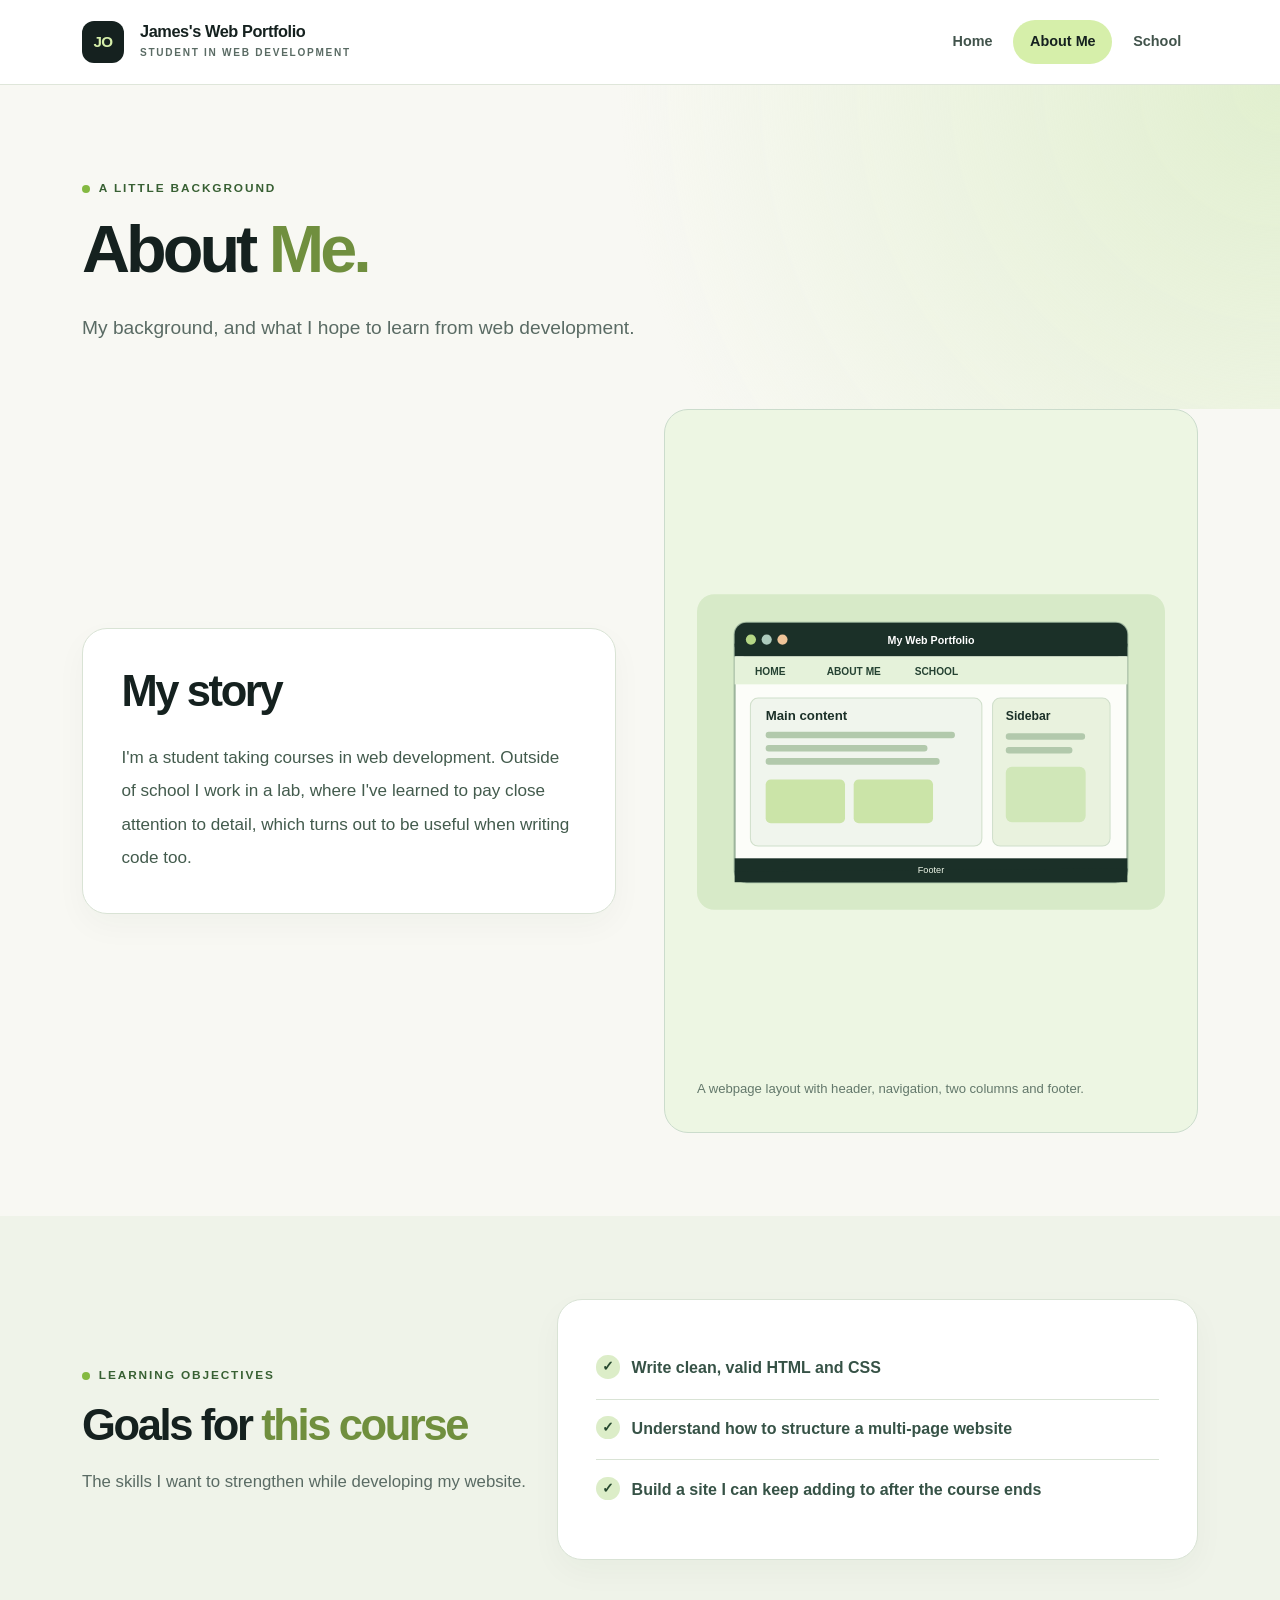
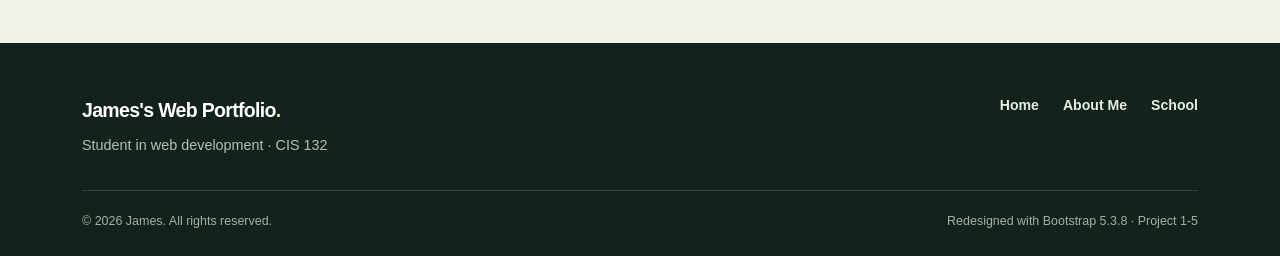
<file: about.html>
<!doctype html>
<html lang="en">
<head>
  <meta charset="utf-8">
  <meta name="viewport" content="width=device-width, initial-scale=1">
  <meta name="description" content="Learn about James Ogochukwu and his goals for his web development course.">
  <meta name="author" content="James Ogochukwu">
  <meta name="theme-color" content="#15211f">
  <title>About Me | James's Web Portfolio</title>
  <!-- Bootstrap 5.3.8 included locally from the user-provided Bootstrap examples archive. -->
  <!-- Self-contained Bootstrap fallback; the external CSS remains included below. -->
  <style id="bootstrap-deployment-fallback">
@charset "UTF-8";/*!
 * Bootstrap  v5.3.8 (https://getbootstrap.com/)
 * Copyright 2011-2025 The Bootstrap Authors
 * Licensed under MIT (https://github.com/twbs/bootstrap/blob/main/LICENSE)
 */:root,[data-bs-theme=light]{--bs-blue:#0d6efd;--bs-indigo:#6610f2;--bs-purple:#6f42c1;--bs-pink:#d63384;--bs-red:#dc3545;--bs-orange:#fd7e14;--bs-yellow:#ffc107;--bs-green:#198754;--bs-teal:#20c997;--bs-cyan:#0dcaf0;--bs-black:#000;--bs-white:#fff;--bs-gray:#6c757d;--bs-gray-dark:#343a40;--bs-gray-100:#f8f9fa;--bs-gray-200:#e9ecef;--bs-gray-300:#dee2e6;--bs-gray-400:#ced4da;--bs-gray-500:#adb5bd;--bs-gray-600:#6c757d;--bs-gray-700:#495057;--bs-gray-800:#343a40;--bs-gray-900:#212529;--bs-primary:#0d6efd;--bs-secondary:#6c757d;--bs-success:#198754;--bs-info:#0dcaf0;--bs-warning:#ffc107;--bs-danger:#dc3545;--bs-light:#f8f9fa;--bs-dark:#212529;--bs-primary-rgb:13,110,253;--bs-secondary-rgb:108,117,125;--bs-success-rgb:25,135,84;--bs-info-rgb:13,202,240;--bs-warning-rgb:255,193,7;--bs-danger-rgb:220,53,69;--bs-light-rgb:248,249,250;--bs-dark-rgb:33,37,41;--bs-primary-text-emphasis:#052c65;--bs-secondary-text-emphasis:#2b2f32;--bs-success-text-emphasis:#0a3622;--bs-info-text-emphasis:#055160;--bs-warning-text-emphasis:#664d03;--bs-danger-text-emphasis:#58151c;--bs-light-text-emphasis:#495057;--bs-dark-text-emphasis:#495057;--bs-primary-bg-subtle:#cfe2ff;--bs-secondary-bg-subtle:#e2e3e5;--bs-success-bg-subtle:#d1e7dd;--bs-info-bg-subtle:#cff4fc;--bs-warning-bg-subtle:#fff3cd;--bs-danger-bg-subtle:#f8d7da;--bs-light-bg-subtle:#fcfcfd;--bs-dark-bg-subtle:#ced4da;--bs-primary-border-subtle:#9ec5fe;--bs-secondary-border-subtle:#c4c8cb;--bs-success-border-subtle:#a3cfbb;--bs-info-border-subtle:#9eeaf9;--bs-warning-border-subtle:#ffe69c;--bs-danger-border-subtle:#f1aeb5;--bs-light-border-subtle:#e9ecef;--bs-dark-border-subtle:#adb5bd;--bs-white-rgb:255,255,255;--bs-black-rgb:0,0,0;--bs-font-sans-serif:system-ui,-apple-system,"Segoe UI",Roboto,"Helvetica Neue","Noto Sans","Liberation Sans",Arial,sans-serif,"Apple Color Emoji","Segoe UI Emoji","Segoe UI Symbol","Noto Color Emoji";--bs-font-monospace:SFMono-Regular,Menlo,Monaco,Consolas,"Liberation Mono","Courier New",monospace;--bs-gradient:linear-gradient(180deg, rgba(255, 255, 255, 0.15), rgba(255, 255, 255, 0));--bs-body-font-family:var(--bs-font-sans-serif);--bs-body-font-size:1rem;--bs-body-font-weight:400;--bs-body-line-height:1.5;--bs-body-color:#212529;--bs-body-color-rgb:33,37,41;--bs-body-bg:#fff;--bs-body-bg-rgb:255,255,255;--bs-emphasis-color:#000;--bs-emphasis-color-rgb:0,0,0;--bs-secondary-color:rgba(33, 37, 41, 0.75);--bs-secondary-color-rgb:33,37,41;--bs-secondary-bg:#e9ecef;--bs-secondary-bg-rgb:233,236,239;--bs-tertiary-color:rgba(33, 37, 41, 0.5);--bs-tertiary-color-rgb:33,37,41;--bs-tertiary-bg:#f8f9fa;--bs-tertiary-bg-rgb:248,249,250;--bs-heading-color:inherit;--bs-link-color:#0d6efd;--bs-link-color-rgb:13,110,253;--bs-link-decoration:underline;--bs-link-hover-color:#0a58ca;--bs-link-hover-color-rgb:10,88,202;--bs-code-color:#d63384;--bs-highlight-color:#212529;--bs-highlight-bg:#fff3cd;--bs-border-width:1px;--bs-border-style:solid;--bs-border-color:#dee2e6;--bs-border-color-translucent:rgba(0, 0, 0, 0.175);--bs-border-radius:0.375rem;--bs-border-radius-sm:0.25rem;--bs-border-radius-lg:0.5rem;--bs-border-radius-xl:1rem;--bs-border-radius-xxl:2rem;--bs-border-radius-2xl:var(--bs-border-radius-xxl);--bs-border-radius-pill:50rem;--bs-box-shadow:0 0.5rem 1rem rgba(0, 0, 0, 0.15);--bs-box-shadow-sm:0 0.125rem 0.25rem rgba(0, 0, 0, 0.075);--bs-box-shadow-lg:0 1rem 3rem rgba(0, 0, 0, 0.175);--bs-box-shadow-inset:inset 0 1px 2px rgba(0, 0, 0, 0.075);--bs-focus-ring-width:0.25rem;--bs-focus-ring-opacity:0.25;--bs-focus-ring-color:rgba(13, 110, 253, 0.25);--bs-form-valid-color:#198754;--bs-form-valid-border-color:#198754;--bs-form-invalid-color:#dc3545;--bs-form-invalid-border-color:#dc3545}[data-bs-theme=dark]{color-scheme:dark;--bs-body-color:#dee2e6;--bs-body-color-rgb:222,226,230;--bs-body-bg:#212529;--bs-body-bg-rgb:33,37,41;--bs-emphasis-color:#fff;--bs-emphasis-color-rgb:255,255,255;--bs-secondary-color:rgba(222, 226, 230, 0.75);--bs-secondary-color-rgb:222,226,230;--bs-secondary-bg:#343a40;--bs-secondary-bg-rgb:52,58,64;--bs-tertiary-color:rgba(222, 226, 230, 0.5);--bs-tertiary-color-rgb:222,226,230;--bs-tertiary-bg:#2b3035;--bs-tertiary-bg-rgb:43,48,53;--bs-primary-text-emphasis:#6ea8fe;--bs-secondary-text-emphasis:#a7acb1;--bs-success-text-emphasis:#75b798;--bs-info-text-emphasis:#6edff6;--bs-warning-text-emphasis:#ffda6a;--bs-danger-text-emphasis:#ea868f;--bs-light-text-emphasis:#f8f9fa;--bs-dark-text-emphasis:#dee2e6;--bs-primary-bg-subtle:#031633;--bs-secondary-bg-subtle:#161719;--bs-success-bg-subtle:#051b11;--bs-info-bg-subtle:#032830;--bs-warning-bg-subtle:#332701;--bs-danger-bg-subtle:#2c0b0e;--bs-light-bg-subtle:#343a40;--bs-dark-bg-subtle:#1a1d20;--bs-primary-border-subtle:#084298;--bs-secondary-border-subtle:#41464b;--bs-success-border-subtle:#0f5132;--bs-info-border-subtle:#087990;--bs-warning-border-subtle:#997404;--bs-danger-border-subtle:#842029;--bs-light-border-subtle:#495057;--bs-dark-border-subtle:#343a40;--bs-heading-color:inherit;--bs-link-color:#6ea8fe;--bs-link-hover-color:#8bb9fe;--bs-link-color-rgb:110,168,254;--bs-link-hover-color-rgb:139,185,254;--bs-code-color:#e685b5;--bs-highlight-color:#dee2e6;--bs-highlight-bg:#664d03;--bs-border-color:#495057;--bs-border-color-translucent:rgba(255, 255, 255, 0.15);--bs-form-valid-color:#75b798;--bs-form-valid-border-color:#75b798;--bs-form-invalid-color:#ea868f;--bs-form-invalid-border-color:#ea868f}*,::after,::before{box-sizing:border-box}@media (prefers-reduced-motion:no-preference){:root{scroll-behavior:smooth}}body{margin:0;font-family:var(--bs-body-font-family);font-size:var(--bs-body-font-size);font-weight:var(--bs-body-font-weight);line-height:var(--bs-body-line-height);color:var(--bs-body-color);text-align:var(--bs-body-text-align);background-color:var(--bs-body-bg);-webkit-text-size-adjust:100%;-webkit-tap-highlight-color:transparent}hr{margin:1rem 0;color:inherit;border:0;border-top:var(--bs-border-width) solid;opacity:.25}.h1,.h2,.h3,.h4,.h5,.h6,h1,h2,h3,h4,h5,h6{margin-top:0;margin-bottom:.5rem;font-weight:500;line-height:1.2;color:var(--bs-heading-color)}.h1,h1{font-size:calc(1.375rem + 1.5vw)}@media (min-width:1200px){.h1,h1{font-size:2.5rem}}.h2,h2{font-size:calc(1.325rem + .9vw)}@media (min-width:1200px){.h2,h2{font-size:2rem}}.h3,h3{font-size:calc(1.3rem + .6vw)}@media (min-width:1200px){.h3,h3{font-size:1.75rem}}.h4,h4{font-size:calc(1.275rem + .3vw)}@media (min-width:1200px){.h4,h4{font-size:1.5rem}}.h5,h5{font-size:1.25rem}.h6,h6{font-size:1rem}p{margin-top:0;margin-bottom:1rem}abbr[title]{-webkit-text-decoration:underline dotted;text-decoration:underline dotted;cursor:help;-webkit-text-decoration-skip-ink:none;text-decoration-skip-ink:none}address{margin-bottom:1rem;font-style:normal;line-height:inherit}ol,ul{padding-left:2rem}dl,ol,ul{margin-top:0;margin-bottom:1rem}ol ol,ol ul,ul ol,ul ul{margin-bottom:0}dt{font-weight:700}dd{margin-bottom:.5rem;margin-left:0}blockquote{margin:0 0 1rem}b,strong{font-weight:bolder}.small,small{font-size:.875em}.mark,mark{padding:.1875em;color:var(--bs-highlight-color);background-color:var(--bs-highlight-bg)}sub,sup{position:relative;font-size:.75em;line-height:0;vertical-align:baseline}sub{bottom:-.25em}sup{top:-.5em}a{color:rgba(var(--bs-link-color-rgb),var(--bs-link-opacity,1));text-decoration:underline}a:hover{--bs-link-color-rgb:var(--bs-link-hover-color-rgb)}a:not([href]):not([class]),a:not([href]):not([class]):hover{color:inherit;text-decoration:none}code,kbd,pre,samp{font-family:var(--bs-font-monospace);font-size:1em}pre{display:block;margin-top:0;margin-bottom:1rem;overflow:auto;font-size:.875em}pre code{font-size:inherit;color:inherit;word-break:normal}code{font-size:.875em;color:var(--bs-code-color);word-wrap:break-word}a>code{color:inherit}kbd{padding:.1875rem .375rem;font-size:.875em;color:var(--bs-body-bg);background-color:var(--bs-body-color);border-radius:.25rem}kbd kbd{padding:0;font-size:1em}figure{margin:0 0 1rem}img,svg{vertical-align:middle}table{caption-side:bottom;border-collapse:collapse}caption{padding-top:.5rem;padding-bottom:.5rem;color:var(--bs-secondary-color);text-align:left}th{text-align:inherit;text-align:-webkit-match-parent}tbody,td,tfoot,th,thead,tr{border-color:inherit;border-style:solid;border-width:0}label{display:inline-block}button{border-radius:0}button:focus:not(:focus-visible){outline:0}button,input,optgroup,select,textarea{margin:0;font-family:inherit;font-size:inherit;line-height:inherit}button,select{text-transform:none}[role=button]{cursor:pointer}select{word-wrap:normal}select:disabled{opacity:1}[list]:not([type=date]):not([type=datetime-local]):not([type=month]):not([type=week]):not([type=time])::-webkit-calendar-picker-indicator{display:none!important}[type=button],[type=reset],[type=submit],button{-webkit-appearance:button}[type=button]:not(:disabled),[type=reset]:not(:disabled),[type=submit]:not(:disabled),button:not(:disabled){cursor:pointer}::-moz-focus-inner{padding:0;border-style:none}textarea{resize:vertical}fieldset{min-width:0;padding:0;margin:0;border:0}legend{float:left;width:100%;padding:0;margin-bottom:.5rem;line-height:inherit;font-size:calc(1.275rem + .3vw)}@media (min-width:1200px){legend{font-size:1.5rem}}legend+*{clear:left}::-webkit-datetime-edit-day-field,::-webkit-datetime-edit-fields-wrapper,::-webkit-datetime-edit-hour-field,::-webkit-datetime-edit-minute,::-webkit-datetime-edit-month-field,::-webkit-datetime-edit-text,::-webkit-datetime-edit-year-field{padding:0}::-webkit-inner-spin-button{height:auto}[type=search]{-webkit-appearance:textfield;outline-offset:-2px}[type=search]::-webkit-search-cancel-button{cursor:pointer;filter:grayscale(1)}::-webkit-search-decoration{-webkit-appearance:none}::-webkit-color-swatch-wrapper{padding:0}::-webkit-file-upload-button{font:inherit;-webkit-appearance:button}::file-selector-button{font:inherit;-webkit-appearance:button}output{display:inline-block}iframe{border:0}summary{display:list-item;cursor:pointer}progress{vertical-align:baseline}[hidden]{display:none!important}.lead{font-size:1.25rem;font-weight:300}.display-1{font-weight:300;line-height:1.2;font-size:calc(1.625rem + 4.5vw)}@media (min-width:1200px){.display-1{font-size:5rem}}.display-2{font-weight:300;line-height:1.2;font-size:calc(1.575rem + 3.9vw)}@media (min-width:1200px){.display-2{font-size:4.5rem}}.display-3{font-weight:300;line-height:1.2;font-size:calc(1.525rem + 3.3vw)}@media (min-width:1200px){.display-3{font-size:4rem}}.display-4{font-weight:300;line-height:1.2;font-size:calc(1.475rem + 2.7vw)}@media (min-width:1200px){.display-4{font-size:3.5rem}}.display-5{font-weight:300;line-height:1.2;font-size:calc(1.425rem + 2.1vw)}@media (min-width:1200px){.display-5{font-size:3rem}}.display-6{font-weight:300;line-height:1.2;font-size:calc(1.375rem + 1.5vw)}@media (min-width:1200px){.display-6{font-size:2.5rem}}.list-unstyled{padding-left:0;list-style:none}.list-inline{padding-left:0;list-style:none}.list-inline-item{display:inline-block}.list-inline-item:not(:last-child){margin-right:.5rem}.initialism{font-size:.875em;text-transform:uppercase}.blockquote{margin-bottom:1rem;font-size:1.25rem}.blockquote>:last-child{margin-bottom:0}.blockquote-footer{margin-top:-1rem;margin-bottom:1rem;font-size:.875em;color:#6c757d}.blockquote-footer::before{content:"— "}.img-fluid{max-width:100%;height:auto}.img-thumbnail{padding:.25rem;background-color:var(--bs-body-bg);border:var(--bs-border-width) solid var(--bs-border-color);border-radius:var(--bs-border-radius);max-width:100%;height:auto}.figure{display:inline-block}.figure-img{margin-bottom:.5rem;line-height:1}.figure-caption{font-size:.875em;color:var(--bs-secondary-color)}.container,.container-fluid,.container-lg,.container-md,.container-sm,.container-xl,.container-xxl{--bs-gutter-x:1.5rem;--bs-gutter-y:0;width:100%;padding-right:calc(var(--bs-gutter-x) * .5);padding-left:calc(var(--bs-gutter-x) * .5);margin-right:auto;margin-left:auto}@media (min-width:576px){.container,.container-sm{max-width:540px}}@media (min-width:768px){.container,.container-md,.container-sm{max-width:720px}}@media (min-width:992px){.container,.container-lg,.container-md,.container-sm{max-width:960px}}@media (min-width:1200px){.container,.container-lg,.container-md,.container-sm,.container-xl{max-width:1140px}}@media (min-width:1400px){.container,.container-lg,.container-md,.container-sm,.container-xl,.container-xxl{max-width:1320px}}:root{--bs-breakpoint-xs:0;--bs-breakpoint-sm:576px;--bs-breakpoint-md:768px;--bs-breakpoint-lg:992px;--bs-breakpoint-xl:1200px;--bs-breakpoint-xxl:1400px}.row{--bs-gutter-x:1.5rem;--bs-gutter-y:0;display:flex;flex-wrap:wrap;margin-top:calc(-1 * var(--bs-gutter-y));margin-right:calc(-.5 * var(--bs-gutter-x));margin-left:calc(-.5 * var(--bs-gutter-x))}.row>*{flex-shrink:0;width:100%;max-width:100%;padding-right:calc(var(--bs-gutter-x) * .5);padding-left:calc(var(--bs-gutter-x) * .5);margin-top:var(--bs-gutter-y)}.col{flex:1 0 0}.row-cols-auto>*{flex:0 0 auto;width:auto}.row-cols-1>*{flex:0 0 auto;width:100%}.row-cols-2>*{flex:0 0 auto;width:50%}.row-cols-3>*{flex:0 0 auto;width:33.33333333%}.row-cols-4>*{flex:0 0 auto;width:25%}.row-cols-5>*{flex:0 0 auto;width:20%}.row-cols-6>*{flex:0 0 auto;width:16.66666667%}.col-auto{flex:0 0 auto;width:auto}.col-1{flex:0 0 auto;width:8.33333333%}.col-2{flex:0 0 auto;width:16.66666667%}.col-3{flex:0 0 auto;width:25%}.col-4{flex:0 0 auto;width:33.33333333%}.col-5{flex:0 0 auto;width:41.66666667%}.col-6{flex:0 0 auto;width:50%}.col-7{flex:0 0 auto;width:58.33333333%}.col-8{flex:0 0 auto;width:66.66666667%}.col-9{flex:0 0 auto;width:75%}.col-10{flex:0 0 auto;width:83.33333333%}.col-11{flex:0 0 auto;width:91.66666667%}.col-12{flex:0 0 auto;width:100%}.offset-1{margin-left:8.33333333%}.offset-2{margin-left:16.66666667%}.offset-3{margin-left:25%}.offset-4{margin-left:33.33333333%}.offset-5{margin-left:41.66666667%}.offset-6{margin-left:50%}.offset-7{margin-left:58.33333333%}.offset-8{margin-left:66.66666667%}.offset-9{margin-left:75%}.offset-10{margin-left:83.33333333%}.offset-11{margin-left:91.66666667%}.g-0,.gx-0{--bs-gutter-x:0}.g-0,.gy-0{--bs-gutter-y:0}.g-1,.gx-1{--bs-gutter-x:0.25rem}.g-1,.gy-1{--bs-gutter-y:0.25rem}.g-2,.gx-2{--bs-gutter-x:0.5rem}.g-2,.gy-2{--bs-gutter-y:0.5rem}.g-3,.gx-3{--bs-gutter-x:1rem}.g-3,.gy-3{--bs-gutter-y:1rem}.g-4,.gx-4{--bs-gutter-x:1.5rem}.g-4,.gy-4{--bs-gutter-y:1.5rem}.g-5,.gx-5{--bs-gutter-x:3rem}.g-5,.gy-5{--bs-gutter-y:3rem}@media (min-width:576px){.col-sm{flex:1 0 0}.row-cols-sm-auto>*{flex:0 0 auto;width:auto}.row-cols-sm-1>*{flex:0 0 auto;width:100%}.row-cols-sm-2>*{flex:0 0 auto;width:50%}.row-cols-sm-3>*{flex:0 0 auto;width:33.33333333%}.row-cols-sm-4>*{flex:0 0 auto;width:25%}.row-cols-sm-5>*{flex:0 0 auto;width:20%}.row-cols-sm-6>*{flex:0 0 auto;width:16.66666667%}.col-sm-auto{flex:0 0 auto;width:auto}.col-sm-1{flex:0 0 auto;width:8.33333333%}.col-sm-2{flex:0 0 auto;width:16.66666667%}.col-sm-3{flex:0 0 auto;width:25%}.col-sm-4{flex:0 0 auto;width:33.33333333%}.col-sm-5{flex:0 0 auto;width:41.66666667%}.col-sm-6{flex:0 0 auto;width:50%}.col-sm-7{flex:0 0 auto;width:58.33333333%}.col-sm-8{flex:0 0 auto;width:66.66666667%}.col-sm-9{flex:0 0 auto;width:75%}.col-sm-10{flex:0 0 auto;width:83.33333333%}.col-sm-11{flex:0 0 auto;width:91.66666667%}.col-sm-12{flex:0 0 auto;width:100%}.offset-sm-0{margin-left:0}.offset-sm-1{margin-left:8.33333333%}.offset-sm-2{margin-left:16.66666667%}.offset-sm-3{margin-left:25%}.offset-sm-4{margin-left:33.33333333%}.offset-sm-5{margin-left:41.66666667%}.offset-sm-6{margin-left:50%}.offset-sm-7{margin-left:58.33333333%}.offset-sm-8{margin-left:66.66666667%}.offset-sm-9{margin-left:75%}.offset-sm-10{margin-left:83.33333333%}.offset-sm-11{margin-left:91.66666667%}.g-sm-0,.gx-sm-0{--bs-gutter-x:0}.g-sm-0,.gy-sm-0{--bs-gutter-y:0}.g-sm-1,.gx-sm-1{--bs-gutter-x:0.25rem}.g-sm-1,.gy-sm-1{--bs-gutter-y:0.25rem}.g-sm-2,.gx-sm-2{--bs-gutter-x:0.5rem}.g-sm-2,.gy-sm-2{--bs-gutter-y:0.5rem}.g-sm-3,.gx-sm-3{--bs-gutter-x:1rem}.g-sm-3,.gy-sm-3{--bs-gutter-y:1rem}.g-sm-4,.gx-sm-4{--bs-gutter-x:1.5rem}.g-sm-4,.gy-sm-4{--bs-gutter-y:1.5rem}.g-sm-5,.gx-sm-5{--bs-gutter-x:3rem}.g-sm-5,.gy-sm-5{--bs-gutter-y:3rem}}@media (min-width:768px){.col-md{flex:1 0 0}.row-cols-md-auto>*{flex:0 0 auto;width:auto}.row-cols-md-1>*{flex:0 0 auto;width:100%}.row-cols-md-2>*{flex:0 0 auto;width:50%}.row-cols-md-3>*{flex:0 0 auto;width:33.33333333%}.row-cols-md-4>*{flex:0 0 auto;width:25%}.row-cols-md-5>*{flex:0 0 auto;width:20%}.row-cols-md-6>*{flex:0 0 auto;width:16.66666667%}.col-md-auto{flex:0 0 auto;width:auto}.col-md-1{flex:0 0 auto;width:8.33333333%}.col-md-2{flex:0 0 auto;width:16.66666667%}.col-md-3{flex:0 0 auto;width:25%}.col-md-4{flex:0 0 auto;width:33.33333333%}.col-md-5{flex:0 0 auto;width:41.66666667%}.col-md-6{flex:0 0 auto;width:50%}.col-md-7{flex:0 0 auto;width:58.33333333%}.col-md-8{flex:0 0 auto;width:66.66666667%}.col-md-9{flex:0 0 auto;width:75%}.col-md-10{flex:0 0 auto;width:83.33333333%}.col-md-11{flex:0 0 auto;width:91.66666667%}.col-md-12{flex:0 0 auto;width:100%}.offset-md-0{margin-left:0}.offset-md-1{margin-left:8.33333333%}.offset-md-2{margin-left:16.66666667%}.offset-md-3{margin-left:25%}.offset-md-4{margin-left:33.33333333%}.offset-md-5{margin-left:41.66666667%}.offset-md-6{margin-left:50%}.offset-md-7{margin-left:58.33333333%}.offset-md-8{margin-left:66.66666667%}.offset-md-9{margin-left:75%}.offset-md-10{margin-left:83.33333333%}.offset-md-11{margin-left:91.66666667%}.g-md-0,.gx-md-0{--bs-gutter-x:0}.g-md-0,.gy-md-0{--bs-gutter-y:0}.g-md-1,.gx-md-1{--bs-gutter-x:0.25rem}.g-md-1,.gy-md-1{--bs-gutter-y:0.25rem}.g-md-2,.gx-md-2{--bs-gutter-x:0.5rem}.g-md-2,.gy-md-2{--bs-gutter-y:0.5rem}.g-md-3,.gx-md-3{--bs-gutter-x:1rem}.g-md-3,.gy-md-3{--bs-gutter-y:1rem}.g-md-4,.gx-md-4{--bs-gutter-x:1.5rem}.g-md-4,.gy-md-4{--bs-gutter-y:1.5rem}.g-md-5,.gx-md-5{--bs-gutter-x:3rem}.g-md-5,.gy-md-5{--bs-gutter-y:3rem}}@media (min-width:992px){.col-lg{flex:1 0 0}.row-cols-lg-auto>*{flex:0 0 auto;width:auto}.row-cols-lg-1>*{flex:0 0 auto;width:100%}.row-cols-lg-2>*{flex:0 0 auto;width:50%}.row-cols-lg-3>*{flex:0 0 auto;width:33.33333333%}.row-cols-lg-4>*{flex:0 0 auto;width:25%}.row-cols-lg-5>*{flex:0 0 auto;width:20%}.row-cols-lg-6>*{flex:0 0 auto;width:16.66666667%}.col-lg-auto{flex:0 0 auto;width:auto}.col-lg-1{flex:0 0 auto;width:8.33333333%}.col-lg-2{flex:0 0 auto;width:16.66666667%}.col-lg-3{flex:0 0 auto;width:25%}.col-lg-4{flex:0 0 auto;width:33.33333333%}.col-lg-5{flex:0 0 auto;width:41.66666667%}.col-lg-6{flex:0 0 auto;width:50%}.col-lg-7{flex:0 0 auto;width:58.33333333%}.col-lg-8{flex:0 0 auto;width:66.66666667%}.col-lg-9{flex:0 0 auto;width:75%}.col-lg-10{flex:0 0 auto;width:83.33333333%}.col-lg-11{flex:0 0 auto;width:91.66666667%}.col-lg-12{flex:0 0 auto;width:100%}.offset-lg-0{margin-left:0}.offset-lg-1{margin-left:8.33333333%}.offset-lg-2{margin-left:16.66666667%}.offset-lg-3{margin-left:25%}.offset-lg-4{margin-left:33.33333333%}.offset-lg-5{margin-left:41.66666667%}.offset-lg-6{margin-left:50%}.offset-lg-7{margin-left:58.33333333%}.offset-lg-8{margin-left:66.66666667%}.offset-lg-9{margin-left:75%}.offset-lg-10{margin-left:83.33333333%}.offset-lg-11{margin-left:91.66666667%}.g-lg-0,.gx-lg-0{--bs-gutter-x:0}.g-lg-0,.gy-lg-0{--bs-gutter-y:0}.g-lg-1,.gx-lg-1{--bs-gutter-x:0.25rem}.g-lg-1,.gy-lg-1{--bs-gutter-y:0.25rem}.g-lg-2,.gx-lg-2{--bs-gutter-x:0.5rem}.g-lg-2,.gy-lg-2{--bs-gutter-y:0.5rem}.g-lg-3,.gx-lg-3{--bs-gutter-x:1rem}.g-lg-3,.gy-lg-3{--bs-gutter-y:1rem}.g-lg-4,.gx-lg-4{--bs-gutter-x:1.5rem}.g-lg-4,.gy-lg-4{--bs-gutter-y:1.5rem}.g-lg-5,.gx-lg-5{--bs-gutter-x:3rem}.g-lg-5,.gy-lg-5{--bs-gutter-y:3rem}}@media (min-width:1200px){.col-xl{flex:1 0 0}.row-cols-xl-auto>*{flex:0 0 auto;width:auto}.row-cols-xl-1>*{flex:0 0 auto;width:100%}.row-cols-xl-2>*{flex:0 0 auto;width:50%}.row-cols-xl-3>*{flex:0 0 auto;width:33.33333333%}.row-cols-xl-4>*{flex:0 0 auto;width:25%}.row-cols-xl-5>*{flex:0 0 auto;width:20%}.row-cols-xl-6>*{flex:0 0 auto;width:16.66666667%}.col-xl-auto{flex:0 0 auto;width:auto}.col-xl-1{flex:0 0 auto;width:8.33333333%}.col-xl-2{flex:0 0 auto;width:16.66666667%}.col-xl-3{flex:0 0 auto;width:25%}.col-xl-4{flex:0 0 auto;width:33.33333333%}.col-xl-5{flex:0 0 auto;width:41.66666667%}.col-xl-6{flex:0 0 auto;width:50%}.col-xl-7{flex:0 0 auto;width:58.33333333%}.col-xl-8{flex:0 0 auto;width:66.66666667%}.col-xl-9{flex:0 0 auto;width:75%}.col-xl-10{flex:0 0 auto;width:83.33333333%}.col-xl-11{flex:0 0 auto;width:91.66666667%}.col-xl-12{flex:0 0 auto;width:100%}.offset-xl-0{margin-left:0}.offset-xl-1{margin-left:8.33333333%}.offset-xl-2{margin-left:16.66666667%}.offset-xl-3{margin-left:25%}.offset-xl-4{margin-left:33.33333333%}.offset-xl-5{margin-left:41.66666667%}.offset-xl-6{margin-left:50%}.offset-xl-7{margin-left:58.33333333%}.offset-xl-8{margin-left:66.66666667%}.offset-xl-9{margin-left:75%}.offset-xl-10{margin-left:83.33333333%}.offset-xl-11{margin-left:91.66666667%}.g-xl-0,.gx-xl-0{--bs-gutter-x:0}.g-xl-0,.gy-xl-0{--bs-gutter-y:0}.g-xl-1,.gx-xl-1{--bs-gutter-x:0.25rem}.g-xl-1,.gy-xl-1{--bs-gutter-y:0.25rem}.g-xl-2,.gx-xl-2{--bs-gutter-x:0.5rem}.g-xl-2,.gy-xl-2{--bs-gutter-y:0.5rem}.g-xl-3,.gx-xl-3{--bs-gutter-x:1rem}.g-xl-3,.gy-xl-3{--bs-gutter-y:1rem}.g-xl-4,.gx-xl-4{--bs-gutter-x:1.5rem}.g-xl-4,.gy-xl-4{--bs-gutter-y:1.5rem}.g-xl-5,.gx-xl-5{--bs-gutter-x:3rem}.g-xl-5,.gy-xl-5{--bs-gutter-y:3rem}}@media (min-width:1400px){.col-xxl{flex:1 0 0}.row-cols-xxl-auto>*{flex:0 0 auto;width:auto}.row-cols-xxl-1>*{flex:0 0 auto;width:100%}.row-cols-xxl-2>*{flex:0 0 auto;width:50%}.row-cols-xxl-3>*{flex:0 0 auto;width:33.33333333%}.row-cols-xxl-4>*{flex:0 0 auto;width:25%}.row-cols-xxl-5>*{flex:0 0 auto;width:20%}.row-cols-xxl-6>*{flex:0 0 auto;width:16.66666667%}.col-xxl-auto{flex:0 0 auto;width:auto}.col-xxl-1{flex:0 0 auto;width:8.33333333%}.col-xxl-2{flex:0 0 auto;width:16.66666667%}.col-xxl-3{flex:0 0 auto;width:25%}.col-xxl-4{flex:0 0 auto;width:33.33333333%}.col-xxl-5{flex:0 0 auto;width:41.66666667%}.col-xxl-6{flex:0 0 auto;width:50%}.col-xxl-7{flex:0 0 auto;width:58.33333333%}.col-xxl-8{flex:0 0 auto;width:66.66666667%}.col-xxl-9{flex:0 0 auto;width:75%}.col-xxl-10{flex:0 0 auto;width:83.33333333%}.col-xxl-11{flex:0 0 auto;width:91.66666667%}.col-xxl-12{flex:0 0 auto;width:100%}.offset-xxl-0{margin-left:0}.offset-xxl-1{margin-left:8.33333333%}.offset-xxl-2{margin-left:16.66666667%}.offset-xxl-3{margin-left:25%}.offset-xxl-4{margin-left:33.33333333%}.offset-xxl-5{margin-left:41.66666667%}.offset-xxl-6{margin-left:50%}.offset-xxl-7{margin-left:58.33333333%}.offset-xxl-8{margin-left:66.66666667%}.offset-xxl-9{margin-left:75%}.offset-xxl-10{margin-left:83.33333333%}.offset-xxl-11{margin-left:91.66666667%}.g-xxl-0,.gx-xxl-0{--bs-gutter-x:0}.g-xxl-0,.gy-xxl-0{--bs-gutter-y:0}.g-xxl-1,.gx-xxl-1{--bs-gutter-x:0.25rem}.g-xxl-1,.gy-xxl-1{--bs-gutter-y:0.25rem}.g-xxl-2,.gx-xxl-2{--bs-gutter-x:0.5rem}.g-xxl-2,.gy-xxl-2{--bs-gutter-y:0.5rem}.g-xxl-3,.gx-xxl-3{--bs-gutter-x:1rem}.g-xxl-3,.gy-xxl-3{--bs-gutter-y:1rem}.g-xxl-4,.gx-xxl-4{--bs-gutter-x:1.5rem}.g-xxl-4,.gy-xxl-4{--bs-gutter-y:1.5rem}.g-xxl-5,.gx-xxl-5{--bs-gutter-x:3rem}.g-xxl-5,.gy-xxl-5{--bs-gutter-y:3rem}}.table{--bs-table-color-type:initial;--bs-table-bg-type:initial;--bs-table-color-state:initial;--bs-table-bg-state:initial;--bs-table-color:var(--bs-emphasis-color);--bs-table-bg:var(--bs-body-bg);--bs-table-border-color:var(--bs-border-color);--bs-table-accent-bg:transparent;--bs-table-striped-color:var(--bs-emphasis-color);--bs-table-striped-bg:rgba(var(--bs-emphasis-color-rgb), 0.05);--bs-table-active-color:var(--bs-emphasis-color);--bs-table-active-bg:rgba(var(--bs-emphasis-color-rgb), 0.1);--bs-table-hover-color:var(--bs-emphasis-color);--bs-table-hover-bg:rgba(var(--bs-emphasis-color-rgb), 0.075);width:100%;margin-bottom:1rem;vertical-align:top;border-color:var(--bs-table-border-color)}.table>:not(caption)>*>*{padding:.5rem .5rem;color:var(--bs-table-color-state,var(--bs-table-color-type,var(--bs-table-color)));background-color:var(--bs-table-bg);border-bottom-width:var(--bs-border-width);box-shadow:inset 0 0 0 9999px var(--bs-table-bg-state,var(--bs-table-bg-type,var(--bs-table-accent-bg)))}.table>tbody{vertical-align:inherit}.table>thead{vertical-align:bottom}.table-group-divider{border-top:calc(var(--bs-border-width) * 2) solid currentcolor}.caption-top{caption-side:top}.table-sm>:not(caption)>*>*{padding:.25rem .25rem}.table-bordered>:not(caption)>*{border-width:var(--bs-border-width) 0}.table-bordered>:not(caption)>*>*{border-width:0 var(--bs-border-width)}.table-borderless>:not(caption)>*>*{border-bottom-width:0}.table-borderless>:not(:first-child){border-top-width:0}.table-striped>tbody>tr:nth-of-type(odd)>*{--bs-table-color-type:var(--bs-table-striped-color);--bs-table-bg-type:var(--bs-table-striped-bg)}.table-striped-columns>:not(caption)>tr>:nth-child(2n){--bs-table-color-type:var(--bs-table-striped-color);--bs-table-bg-type:var(--bs-table-striped-bg)}.table-active{--bs-table-color-state:var(--bs-table-active-color);--bs-table-bg-state:var(--bs-table-active-bg)}.table-hover>tbody>tr:hover>*{--bs-table-color-state:var(--bs-table-hover-color);--bs-table-bg-state:var(--bs-table-hover-bg)}.table-primary{--bs-table-color:#000;--bs-table-bg:#cfe2ff;--bs-table-border-color:#a6b5cc;--bs-table-striped-bg:#c5d7f2;--bs-table-striped-color:#000;--bs-table-active-bg:#bacbe6;--bs-table-active-color:#000;--bs-table-hover-bg:#bfd1ec;--bs-table-hover-color:#000;color:var(--bs-table-color);border-color:var(--bs-table-border-color)}.table-secondary{--bs-table-color:#000;--bs-table-bg:#e2e3e5;--bs-table-border-color:#b5b6b7;--bs-table-striped-bg:#d7d8da;--bs-table-striped-color:#000;--bs-table-active-bg:#cbccce;--bs-table-active-color:#000;--bs-table-hover-bg:#d1d2d4;--bs-table-hover-color:#000;color:var(--bs-table-color);border-color:var(--bs-table-border-color)}.table-success{--bs-table-color:#000;--bs-table-bg:#d1e7dd;--bs-table-border-color:#a7b9b1;--bs-table-striped-bg:#c7dbd2;--bs-table-striped-color:#000;--bs-table-active-bg:#bcd0c7;--bs-table-active-color:#000;--bs-table-hover-bg:#c1d6cc;--bs-table-hover-color:#000;color:var(--bs-table-color);border-color:var(--bs-table-border-color)}.table-info{--bs-table-color:#000;--bs-table-bg:#cff4fc;--bs-table-border-color:#a6c3ca;--bs-table-striped-bg:#c5e8ef;--bs-table-striped-color:#000;--bs-table-active-bg:#badce3;--bs-table-active-color:#000;--bs-table-hover-bg:#bfe2e9;--bs-table-hover-color:#000;color:var(--bs-table-color);border-color:var(--bs-table-border-color)}.table-warning{--bs-table-color:#000;--bs-table-bg:#fff3cd;--bs-table-border-color:#ccc2a4;--bs-table-striped-bg:#f2e7c3;--bs-table-striped-color:#000;--bs-table-active-bg:#e6dbb9;--bs-table-active-color:#000;--bs-table-hover-bg:#ece1be;--bs-table-hover-color:#000;color:var(--bs-table-color);border-color:var(--bs-table-border-color)}.table-danger{--bs-table-color:#000;--bs-table-bg:#f8d7da;--bs-table-border-color:#c6acae;--bs-table-striped-bg:#eccccf;--bs-table-striped-color:#000;--bs-table-active-bg:#dfc2c4;--bs-table-active-color:#000;--bs-table-hover-bg:#e5c7ca;--bs-table-hover-color:#000;color:var(--bs-table-color);border-color:var(--bs-table-border-color)}.table-light{--bs-table-color:#000;--bs-table-bg:#f8f9fa;--bs-table-border-color:#c6c7c8;--bs-table-striped-bg:#ecedee;--bs-table-striped-color:#000;--bs-table-active-bg:#dfe0e1;--bs-table-active-color:#000;--bs-table-hover-bg:#e5e6e7;--bs-table-hover-color:#000;color:var(--bs-table-color);border-color:var(--bs-table-border-color)}.table-dark{--bs-table-color:#fff;--bs-table-bg:#212529;--bs-table-border-color:#4d5154;--bs-table-striped-bg:#2c3034;--bs-table-striped-color:#fff;--bs-table-active-bg:#373b3e;--bs-table-active-color:#fff;--bs-table-hover-bg:#323539;--bs-table-hover-color:#fff;color:var(--bs-table-color);border-color:var(--bs-table-border-color)}.table-responsive{overflow-x:auto;-webkit-overflow-scrolling:touch}@media (max-width:575.98px){.table-responsive-sm{overflow-x:auto;-webkit-overflow-scrolling:touch}}@media (max-width:767.98px){.table-responsive-md{overflow-x:auto;-webkit-overflow-scrolling:touch}}@media (max-width:991.98px){.table-responsive-lg{overflow-x:auto;-webkit-overflow-scrolling:touch}}@media (max-width:1199.98px){.table-responsive-xl{overflow-x:auto;-webkit-overflow-scrolling:touch}}@media (max-width:1399.98px){.table-responsive-xxl{overflow-x:auto;-webkit-overflow-scrolling:touch}}.form-label{margin-bottom:.5rem}.col-form-label{padding-top:calc(.375rem + var(--bs-border-width));padding-bottom:calc(.375rem + var(--bs-border-width));margin-bottom:0;font-size:inherit;line-height:1.5}.col-form-label-lg{padding-top:calc(.5rem + var(--bs-border-width));padding-bottom:calc(.5rem + var(--bs-border-width));font-size:1.25rem}.col-form-label-sm{padding-top:calc(.25rem + var(--bs-border-width));padding-bottom:calc(.25rem + var(--bs-border-width));font-size:.875rem}.form-text{margin-top:.25rem;font-size:.875em;color:var(--bs-secondary-color)}.form-control{display:block;width:100%;padding:.375rem .75rem;font-size:1rem;font-weight:400;line-height:1.5;color:var(--bs-body-color);-webkit-appearance:none;-moz-appearance:none;appearance:none;background-color:var(--bs-body-bg);background-clip:padding-box;border:var(--bs-border-width) solid var(--bs-border-color);border-radius:var(--bs-border-radius);transition:border-color .15s ease-in-out,box-shadow .15s ease-in-out}@media (prefers-reduced-motion:reduce){.form-control{transition:none}}.form-control[type=file]{overflow:hidden}.form-control[type=file]:not(:disabled):not([readonly]){cursor:pointer}.form-control:focus{color:var(--bs-body-color);background-color:var(--bs-body-bg);border-color:#86b7fe;outline:0;box-shadow:0 0 0 .25rem rgba(13,110,253,.25)}.form-control::-webkit-date-and-time-value{min-width:85px;height:1.5em;margin:0}.form-control::-webkit-datetime-edit{display:block;padding:0}.form-control::placeholder{color:var(--bs-secondary-color);opacity:1}.form-control:disabled{background-color:var(--bs-secondary-bg);opacity:1}.form-control::-webkit-file-upload-button{padding:.375rem .75rem;margin:-.375rem -.75rem;-webkit-margin-end:.75rem;margin-inline-end:.75rem;color:var(--bs-body-color);background-color:var(--bs-tertiary-bg);pointer-events:none;border-color:inherit;border-style:solid;border-width:0;border-inline-end-width:var(--bs-border-width);border-radius:0;-webkit-transition:color .15s ease-in-out,background-color .15s ease-in-out,border-color .15s ease-in-out,box-shadow .15s ease-in-out;transition:color .15s ease-in-out,background-color .15s ease-in-out,border-color .15s ease-in-out,box-shadow .15s ease-in-out}.form-control::file-selector-button{padding:.375rem .75rem;margin:-.375rem -.75rem;-webkit-margin-end:.75rem;margin-inline-end:.75rem;color:var(--bs-body-color);background-color:var(--bs-tertiary-bg);pointer-events:none;border-color:inherit;border-style:solid;border-width:0;border-inline-end-width:var(--bs-border-width);border-radius:0;transition:color .15s ease-in-out,background-color .15s ease-in-out,border-color .15s ease-in-out,box-shadow .15s ease-in-out}@media (prefers-reduced-motion:reduce){.form-control::-webkit-file-upload-button{-webkit-transition:none;transition:none}.form-control::file-selector-button{transition:none}}.form-control:hover:not(:disabled):not([readonly])::-webkit-file-upload-button{background-color:var(--bs-secondary-bg)}.form-control:hover:not(:disabled):not([readonly])::file-selector-button{background-color:var(--bs-secondary-bg)}.form-control-plaintext{display:block;width:100%;padding:.375rem 0;margin-bottom:0;line-height:1.5;color:var(--bs-body-color);background-color:transparent;border:solid transparent;border-width:var(--bs-border-width) 0}.form-control-plaintext:focus{outline:0}.form-control-plaintext.form-control-lg,.form-control-plaintext.form-control-sm{padding-right:0;padding-left:0}.form-control-sm{min-height:calc(1.5em + .5rem + calc(var(--bs-border-width) * 2));padding:.25rem .5rem;font-size:.875rem;border-radius:var(--bs-border-radius-sm)}.form-control-sm::-webkit-file-upload-button{padding:.25rem .5rem;margin:-.25rem -.5rem;-webkit-margin-end:.5rem;margin-inline-end:.5rem}.form-control-sm::file-selector-button{padding:.25rem .5rem;margin:-.25rem -.5rem;-webkit-margin-end:.5rem;margin-inline-end:.5rem}.form-control-lg{min-height:calc(1.5em + 1rem + calc(var(--bs-border-width) * 2));padding:.5rem 1rem;font-size:1.25rem;border-radius:var(--bs-border-radius-lg)}.form-control-lg::-webkit-file-upload-button{padding:.5rem 1rem;margin:-.5rem -1rem;-webkit-margin-end:1rem;margin-inline-end:1rem}.form-control-lg::file-selector-button{padding:.5rem 1rem;margin:-.5rem -1rem;-webkit-margin-end:1rem;margin-inline-end:1rem}textarea.form-control{min-height:calc(1.5em + .75rem + calc(var(--bs-border-width) * 2))}textarea.form-control-sm{min-height:calc(1.5em + .5rem + calc(var(--bs-border-width) * 2))}textarea.form-control-lg{min-height:calc(1.5em + 1rem + calc(var(--bs-border-width) * 2))}.form-control-color{width:3rem;height:calc(1.5em + .75rem + calc(var(--bs-border-width) * 2));padding:.375rem}.form-control-color:not(:disabled):not([readonly]){cursor:pointer}.form-control-color::-moz-color-swatch{border:0!important;border-radius:var(--bs-border-radius)}.form-control-color::-webkit-color-swatch{border:0!important;border-radius:var(--bs-border-radius)}.form-control-color.form-control-sm{height:calc(1.5em + .5rem + calc(var(--bs-border-width) * 2))}.form-control-color.form-control-lg{height:calc(1.5em + 1rem + calc(var(--bs-border-width) * 2))}.form-select{--bs-form-select-bg-img:url("data:image/svg+xml,%3csvg xmlns='http://www.w3.org/2000/svg' viewBox='0 0 16 16'%3e%3cpath fill='none' stroke='%23343a40' stroke-linecap='round' stroke-linejoin='round' stroke-width='2' d='m2 5 6 6 6-6'/%3e%3c/svg%3e");display:block;width:100%;padding:.375rem 2.25rem .375rem .75rem;font-size:1rem;font-weight:400;line-height:1.5;color:var(--bs-body-color);-webkit-appearance:none;-moz-appearance:none;appearance:none;background-color:var(--bs-body-bg);background-image:var(--bs-form-select-bg-img),var(--bs-form-select-bg-icon,none);background-repeat:no-repeat;background-position:right .75rem center;background-size:16px 12px;border:var(--bs-border-width) solid var(--bs-border-color);border-radius:var(--bs-border-radius);transition:border-color .15s ease-in-out,box-shadow .15s ease-in-out}@media (prefers-reduced-motion:reduce){.form-select{transition:none}}.form-select:focus{border-color:#86b7fe;outline:0;box-shadow:0 0 0 .25rem rgba(13,110,253,.25)}.form-select[multiple],.form-select[size]:not([size="1"]){padding-right:.75rem;background-image:none}.form-select:disabled{background-color:var(--bs-secondary-bg)}.form-select:-moz-focusring{color:transparent;text-shadow:0 0 0 var(--bs-body-color)}.form-select-sm{padding-top:.25rem;padding-bottom:.25rem;padding-left:.5rem;font-size:.875rem;border-radius:var(--bs-border-radius-sm)}.form-select-lg{padding-top:.5rem;padding-bottom:.5rem;padding-left:1rem;font-size:1.25rem;border-radius:var(--bs-border-radius-lg)}[data-bs-theme=dark] .form-select{--bs-form-select-bg-img:url("data:image/svg+xml,%3csvg xmlns='http://www.w3.org/2000/svg' viewBox='0 0 16 16'%3e%3cpath fill='none' stroke='%23dee2e6' stroke-linecap='round' stroke-linejoin='round' stroke-width='2' d='m2 5 6 6 6-6'/%3e%3c/svg%3e")}.form-check{display:block;min-height:1.5rem;padding-left:1.5em;margin-bottom:.125rem}.form-check .form-check-input{float:left;margin-left:-1.5em}.form-check-reverse{padding-right:1.5em;padding-left:0;text-align:right}.form-check-reverse .form-check-input{float:right;margin-right:-1.5em;margin-left:0}.form-check-input{--bs-form-check-bg:var(--bs-body-bg);flex-shrink:0;width:1em;height:1em;margin-top:.25em;vertical-align:top;-webkit-appearance:none;-moz-appearance:none;appearance:none;background-color:var(--bs-form-check-bg);background-image:var(--bs-form-check-bg-image);background-repeat:no-repeat;background-position:center;background-size:contain;border:var(--bs-border-width) solid var(--bs-border-color);-webkit-print-color-adjust:exact;color-adjust:exact;print-color-adjust:exact}.form-check-input[type=checkbox]{border-radius:.25em}.form-check-input[type=radio]{border-radius:50%}.form-check-input:active{filter:brightness(90%)}.form-check-input:focus{border-color:#86b7fe;outline:0;box-shadow:0 0 0 .25rem rgba(13,110,253,.25)}.form-check-input:checked{background-color:#0d6efd;border-color:#0d6efd}.form-check-input:checked[type=checkbox]{--bs-form-check-bg-image:url("data:image/svg+xml,%3csvg xmlns='http://www.w3.org/2000/svg' viewBox='0 0 20 20'%3e%3cpath fill='none' stroke='%23fff' stroke-linecap='round' stroke-linejoin='round' stroke-width='3' d='m6 10 3 3 6-6'/%3e%3c/svg%3e")}.form-check-input:checked[type=radio]{--bs-form-check-bg-image:url("data:image/svg+xml,%3csvg xmlns='http://www.w3.org/2000/svg' viewBox='-4 -4 8 8'%3e%3ccircle r='2' fill='%23fff'/%3e%3c/svg%3e")}.form-check-input[type=checkbox]:indeterminate{background-color:#0d6efd;border-color:#0d6efd;--bs-form-check-bg-image:url("data:image/svg+xml,%3csvg xmlns='http://www.w3.org/2000/svg' viewBox='0 0 20 20'%3e%3cpath fill='none' stroke='%23fff' stroke-linecap='round' stroke-linejoin='round' stroke-width='3' d='M6 10h8'/%3e%3c/svg%3e")}.form-check-input:disabled{pointer-events:none;filter:none;opacity:.5}.form-check-input:disabled~.form-check-label,.form-check-input[disabled]~.form-check-label{cursor:default;opacity:.5}.form-switch{padding-left:2.5em}.form-switch .form-check-input{--bs-form-switch-bg:url("data:image/svg+xml,%3csvg xmlns='http://www.w3.org/2000/svg' viewBox='-4 -4 8 8'%3e%3ccircle r='3' fill='rgba%280, 0, 0, 0.25%29'/%3e%3c/svg%3e");width:2em;margin-left:-2.5em;background-image:var(--bs-form-switch-bg);background-position:left center;border-radius:2em;transition:background-position .15s ease-in-out}@media (prefers-reduced-motion:reduce){.form-switch .form-check-input{transition:none}}.form-switch .form-check-input:focus{--bs-form-switch-bg:url("data:image/svg+xml,%3csvg xmlns='http://www.w3.org/2000/svg' viewBox='-4 -4 8 8'%3e%3ccircle r='3' fill='%2386b7fe'/%3e%3c/svg%3e")}.form-switch .form-check-input:checked{background-position:right center;--bs-form-switch-bg:url("data:image/svg+xml,%3csvg xmlns='http://www.w3.org/2000/svg' viewBox='-4 -4 8 8'%3e%3ccircle r='3' fill='%23fff'/%3e%3c/svg%3e")}.form-switch.form-check-reverse{padding-right:2.5em;padding-left:0}.form-switch.form-check-reverse .form-check-input{margin-right:-2.5em;margin-left:0}.form-check-inline{display:inline-block;margin-right:1rem}.btn-check{position:absolute;clip:rect(0,0,0,0);pointer-events:none}.btn-check:disabled+.btn,.btn-check[disabled]+.btn{pointer-events:none;filter:none;opacity:.65}[data-bs-theme=dark] .form-switch .form-check-input:not(:checked):not(:focus){--bs-form-switch-bg:url("data:image/svg+xml,%3csvg xmlns='http://www.w3.org/2000/svg' viewBox='-4 -4 8 8'%3e%3ccircle r='3' fill='rgba%28255, 255, 255, 0.25%29'/%3e%3c/svg%3e")}.form-range{width:100%;height:1.5rem;padding:0;-webkit-appearance:none;-moz-appearance:none;appearance:none;background-color:transparent}.form-range:focus{outline:0}.form-range:focus::-webkit-slider-thumb{box-shadow:0 0 0 1px #fff,0 0 0 .25rem rgba(13,110,253,.25)}.form-range:focus::-moz-range-thumb{box-shadow:0 0 0 1px #fff,0 0 0 .25rem rgba(13,110,253,.25)}.form-range::-moz-focus-outer{border:0}.form-range::-webkit-slider-thumb{width:1rem;height:1rem;margin-top:-.25rem;-webkit-appearance:none;appearance:none;background-color:#0d6efd;border:0;border-radius:1rem;-webkit-transition:background-color .15s ease-in-out,border-color .15s ease-in-out,box-shadow .15s ease-in-out;transition:background-color .15s ease-in-out,border-color .15s ease-in-out,box-shadow .15s ease-in-out}@media (prefers-reduced-motion:reduce){.form-range::-webkit-slider-thumb{-webkit-transition:none;transition:none}}.form-range::-webkit-slider-thumb:active{background-color:#b6d4fe}.form-range::-webkit-slider-runnable-track{width:100%;height:.5rem;color:transparent;cursor:pointer;background-color:var(--bs-secondary-bg);border-color:transparent;border-radius:1rem}.form-range::-moz-range-thumb{width:1rem;height:1rem;-moz-appearance:none;appearance:none;background-color:#0d6efd;border:0;border-radius:1rem;-moz-transition:background-color .15s ease-in-out,border-color .15s ease-in-out,box-shadow .15s ease-in-out;transition:background-color .15s ease-in-out,border-color .15s ease-in-out,box-shadow .15s ease-in-out}@media (prefers-reduced-motion:reduce){.form-range::-moz-range-thumb{-moz-transition:none;transition:none}}.form-range::-moz-range-thumb:active{background-color:#b6d4fe}.form-range::-moz-range-track{width:100%;height:.5rem;color:transparent;cursor:pointer;background-color:var(--bs-secondary-bg);border-color:transparent;border-radius:1rem}.form-range:disabled{pointer-events:none}.form-range:disabled::-webkit-slider-thumb{background-color:var(--bs-secondary-color)}.form-range:disabled::-moz-range-thumb{background-color:var(--bs-secondary-color)}.form-floating{position:relative}.form-floating>.form-control,.form-floating>.form-control-plaintext,.form-floating>.form-select{height:calc(3.5rem + calc(var(--bs-border-width) * 2));min-height:calc(3.5rem + calc(var(--bs-border-width) * 2));line-height:1.25}.form-floating>label{position:absolute;top:0;left:0;z-index:2;max-width:100%;height:100%;padding:1rem .75rem;overflow:hidden;color:rgba(var(--bs-body-color-rgb),.65);text-align:start;text-overflow:ellipsis;white-space:nowrap;pointer-events:none;border:var(--bs-border-width) solid transparent;transform-origin:0 0;transition:opacity .1s ease-in-out,transform .1s ease-in-out}@media (prefers-reduced-motion:reduce){.form-floating>label{transition:none}}.form-floating>.form-control,.form-floating>.form-control-plaintext{padding:1rem .75rem}.form-floating>.form-control-plaintext::placeholder,.form-floating>.form-control::placeholder{color:transparent}.form-floating>.form-control-plaintext:focus,.form-floating>.form-control-plaintext:not(:placeholder-shown),.form-floating>.form-control:focus,.form-floating>.form-control:not(:placeholder-shown){padding-top:1.625rem;padding-bottom:.625rem}.form-floating>.form-control-plaintext:-webkit-autofill,.form-floating>.form-control:-webkit-autofill{padding-top:1.625rem;padding-bottom:.625rem}.form-floating>.form-select{padding-top:1.625rem;padding-bottom:.625rem;padding-left:.75rem}.form-floating>.form-control-plaintext~label,.form-floating>.form-control:focus~label,.form-floating>.form-control:not(:placeholder-shown)~label,.form-floating>.form-select~label{transform:scale(.85) translateY(-.5rem) translateX(.15rem)}.form-floating>.form-control:-webkit-autofill~label{transform:scale(.85) translateY(-.5rem) translateX(.15rem)}.form-floating>textarea:focus~label::after,.form-floating>textarea:not(:placeholder-shown)~label::after{position:absolute;inset:1rem 0.375rem;z-index:-1;height:1.5em;content:"";background-color:var(--bs-body-bg);border-radius:var(--bs-border-radius)}.form-floating>textarea:disabled~label::after{background-color:var(--bs-secondary-bg)}.form-floating>.form-control-plaintext~label{border-width:var(--bs-border-width) 0}.form-floating>.form-control:disabled~label,.form-floating>:disabled~label{color:#6c757d}.input-group{position:relative;display:flex;flex-wrap:wrap;align-items:stretch;width:100%}.input-group>.form-control,.input-group>.form-floating,.input-group>.form-select{position:relative;flex:1 1 auto;width:1%;min-width:0}.input-group>.form-control:focus,.input-group>.form-floating:focus-within,.input-group>.form-select:focus{z-index:5}.input-group .btn{position:relative;z-index:2}.input-group .btn:focus{z-index:5}.input-group-text{display:flex;align-items:center;padding:.375rem .75rem;font-size:1rem;font-weight:400;line-height:1.5;color:var(--bs-body-color);text-align:center;white-space:nowrap;background-color:var(--bs-tertiary-bg);border:var(--bs-border-width) solid var(--bs-border-color);border-radius:var(--bs-border-radius)}.input-group-lg>.btn,.input-group-lg>.form-control,.input-group-lg>.form-select,.input-group-lg>.input-group-text{padding:.5rem 1rem;font-size:1.25rem;border-radius:var(--bs-border-radius-lg)}.input-group-sm>.btn,.input-group-sm>.form-control,.input-group-sm>.form-select,.input-group-sm>.input-group-text{padding:.25rem .5rem;font-size:.875rem;border-radius:var(--bs-border-radius-sm)}.input-group-lg>.form-select,.input-group-sm>.form-select{padding-right:3rem}.input-group:not(.has-validation)>.dropdown-toggle:nth-last-child(n+3),.input-group:not(.has-validation)>.form-floating:not(:last-child)>.form-control,.input-group:not(.has-validation)>.form-floating:not(:last-child)>.form-select,.input-group:not(.has-validation)>:not(:last-child):not(.dropdown-toggle):not(.dropdown-menu):not(.form-floating){border-top-right-radius:0;border-bottom-right-radius:0}.input-group.has-validation>.dropdown-toggle:nth-last-child(n+4),.input-group.has-validation>.form-floating:nth-last-child(n+3)>.form-control,.input-group.has-validation>.form-floating:nth-last-child(n+3)>.form-select,.input-group.has-validation>:nth-last-child(n+3):not(.dropdown-toggle):not(.dropdown-menu):not(.form-floating){border-top-right-radius:0;border-bottom-right-radius:0}.input-group>:not(:first-child):not(.dropdown-menu):not(.valid-tooltip):not(.valid-feedback):not(.invalid-tooltip):not(.invalid-feedback){margin-left:calc(-1 * var(--bs-border-width));border-top-left-radius:0;border-bottom-left-radius:0}.input-group>.form-floating:not(:first-child)>.form-control,.input-group>.form-floating:not(:first-child)>.form-select{border-top-left-radius:0;border-bottom-left-radius:0}.valid-feedback{display:none;width:100%;margin-top:.25rem;font-size:.875em;color:var(--bs-form-valid-color)}.valid-tooltip{position:absolute;top:100%;z-index:5;display:none;max-width:100%;padding:.25rem .5rem;margin-top:.1rem;font-size:.875rem;color:#fff;background-color:var(--bs-success);border-radius:var(--bs-border-radius)}.is-valid~.valid-feedback,.is-valid~.valid-tooltip,.was-validated :valid~.valid-feedback,.was-validated :valid~.valid-tooltip{display:block}.form-control.is-valid,.was-validated .form-control:valid{border-color:var(--bs-form-valid-border-color);padding-right:calc(1.5em + .75rem);background-image:url("data:image/svg+xml,%3csvg xmlns='http://www.w3.org/2000/svg' viewBox='0 0 8 8'%3e%3cpath fill='%23198754' d='M2.3 6.73.6 4.53c-.4-1.04.46-1.4 1.1-.8l1.1 1.4 3.4-3.8c.6-.63 1.6-.27 1.2.7l-4 4.6c-.43.5-.8.4-1.1.1'/%3e%3c/svg%3e");background-repeat:no-repeat;background-position:right calc(.375em + .1875rem) center;background-size:calc(.75em + .375rem) calc(.75em + .375rem)}.form-control.is-valid:focus,.was-validated .form-control:valid:focus{border-color:var(--bs-form-valid-border-color);box-shadow:0 0 0 .25rem rgba(var(--bs-success-rgb),.25)}.was-validated textarea.form-control:valid,textarea.form-control.is-valid{padding-right:calc(1.5em + .75rem);background-position:top calc(.375em + .1875rem) right calc(.375em + .1875rem)}.form-select.is-valid,.was-validated .form-select:valid{border-color:var(--bs-form-valid-border-color)}.form-select.is-valid:not([multiple]):not([size]),.form-select.is-valid:not([multiple])[size="1"],.was-validated .form-select:valid:not([multiple]):not([size]),.was-validated .form-select:valid:not([multiple])[size="1"]{--bs-form-select-bg-icon:url("data:image/svg+xml,%3csvg xmlns='http://www.w3.org/2000/svg' viewBox='0 0 8 8'%3e%3cpath fill='%23198754' d='M2.3 6.73.6 4.53c-.4-1.04.46-1.4 1.1-.8l1.1 1.4 3.4-3.8c.6-.63 1.6-.27 1.2.7l-4 4.6c-.43.5-.8.4-1.1.1'/%3e%3c/svg%3e");padding-right:4.125rem;background-position:right .75rem center,center right 2.25rem;background-size:16px 12px,calc(.75em + .375rem) calc(.75em + .375rem)}.form-select.is-valid:focus,.was-validated .form-select:valid:focus{border-color:var(--bs-form-valid-border-color);box-shadow:0 0 0 .25rem rgba(var(--bs-success-rgb),.25)}.form-control-color.is-valid,.was-validated .form-control-color:valid{width:calc(3rem + calc(1.5em + .75rem))}.form-check-input.is-valid,.was-validated .form-check-input:valid{border-color:var(--bs-form-valid-border-color)}.form-check-input.is-valid:checked,.was-validated .form-check-input:valid:checked{background-color:var(--bs-form-valid-color)}.form-check-input.is-valid:focus,.was-validated .form-check-input:valid:focus{box-shadow:0 0 0 .25rem rgba(var(--bs-success-rgb),.25)}.form-check-input.is-valid~.form-check-label,.was-validated .form-check-input:valid~.form-check-label{color:var(--bs-form-valid-color)}.form-check-inline .form-check-input~.valid-feedback{margin-left:.5em}.input-group>.form-control:not(:focus).is-valid,.input-group>.form-floating:not(:focus-within).is-valid,.input-group>.form-select:not(:focus).is-valid,.was-validated .input-group>.form-control:not(:focus):valid,.was-validated .input-group>.form-floating:not(:focus-within):valid,.was-validated .input-group>.form-select:not(:focus):valid{z-index:3}.invalid-feedback{display:none;width:100%;margin-top:.25rem;font-size:.875em;color:var(--bs-form-invalid-color)}.invalid-tooltip{position:absolute;top:100%;z-index:5;display:none;max-width:100%;padding:.25rem .5rem;margin-top:.1rem;font-size:.875rem;color:#fff;background-color:var(--bs-danger);border-radius:var(--bs-border-radius)}.is-invalid~.invalid-feedback,.is-invalid~.invalid-tooltip,.was-validated :invalid~.invalid-feedback,.was-validated :invalid~.invalid-tooltip{display:block}.form-control.is-invalid,.was-validated .form-control:invalid{border-color:var(--bs-form-invalid-border-color);padding-right:calc(1.5em + .75rem);background-image:url("data:image/svg+xml,%3csvg xmlns='http://www.w3.org/2000/svg' viewBox='0 0 12 12' width='12' height='12' fill='none' stroke='%23dc3545'%3e%3ccircle cx='6' cy='6' r='4.5'/%3e%3cpath stroke-linejoin='round' d='M5.8 3.6h.4L6 6.5z'/%3e%3ccircle cx='6' cy='8.2' r='.6' fill='%23dc3545' stroke='none'/%3e%3c/svg%3e");background-repeat:no-repeat;background-position:right calc(.375em + .1875rem) center;background-size:calc(.75em + .375rem) calc(.75em + .375rem)}.form-control.is-invalid:focus,.was-validated .form-control:invalid:focus{border-color:var(--bs-form-invalid-border-color);box-shadow:0 0 0 .25rem rgba(var(--bs-danger-rgb),.25)}.was-validated textarea.form-control:invalid,textarea.form-control.is-invalid{padding-right:calc(1.5em + .75rem);background-position:top calc(.375em + .1875rem) right calc(.375em + .1875rem)}.form-select.is-invalid,.was-validated .form-select:invalid{border-color:var(--bs-form-invalid-border-color)}.form-select.is-invalid:not([multiple]):not([size]),.form-select.is-invalid:not([multiple])[size="1"],.was-validated .form-select:invalid:not([multiple]):not([size]),.was-validated .form-select:invalid:not([multiple])[size="1"]{--bs-form-select-bg-icon:url("data:image/svg+xml,%3csvg xmlns='http://www.w3.org/2000/svg' viewBox='0 0 12 12' width='12' height='12' fill='none' stroke='%23dc3545'%3e%3ccircle cx='6' cy='6' r='4.5'/%3e%3cpath stroke-linejoin='round' d='M5.8 3.6h.4L6 6.5z'/%3e%3ccircle cx='6' cy='8.2' r='.6' fill='%23dc3545' stroke='none'/%3e%3c/svg%3e");padding-right:4.125rem;background-position:right .75rem center,center right 2.25rem;background-size:16px 12px,calc(.75em + .375rem) calc(.75em + .375rem)}.form-select.is-invalid:focus,.was-validated .form-select:invalid:focus{border-color:var(--bs-form-invalid-border-color);box-shadow:0 0 0 .25rem rgba(var(--bs-danger-rgb),.25)}.form-control-color.is-invalid,.was-validated .form-control-color:invalid{width:calc(3rem + calc(1.5em + .75rem))}.form-check-input.is-invalid,.was-validated .form-check-input:invalid{border-color:var(--bs-form-invalid-border-color)}.form-check-input.is-invalid:checked,.was-validated .form-check-input:invalid:checked{background-color:var(--bs-form-invalid-color)}.form-check-input.is-invalid:focus,.was-validated .form-check-input:invalid:focus{box-shadow:0 0 0 .25rem rgba(var(--bs-danger-rgb),.25)}.form-check-input.is-invalid~.form-check-label,.was-validated .form-check-input:invalid~.form-check-label{color:var(--bs-form-invalid-color)}.form-check-inline .form-check-input~.invalid-feedback{margin-left:.5em}.input-group>.form-control:not(:focus).is-invalid,.input-group>.form-floating:not(:focus-within).is-invalid,.input-group>.form-select:not(:focus).is-invalid,.was-validated .input-group>.form-control:not(:focus):invalid,.was-validated .input-group>.form-floating:not(:focus-within):invalid,.was-validated .input-group>.form-select:not(:focus):invalid{z-index:4}.btn{--bs-btn-padding-x:0.75rem;--bs-btn-padding-y:0.375rem;--bs-btn-font-family: ;--bs-btn-font-size:1rem;--bs-btn-font-weight:400;--bs-btn-line-height:1.5;--bs-btn-color:var(--bs-body-color);--bs-btn-bg:transparent;--bs-btn-border-width:var(--bs-border-width);--bs-btn-border-color:transparent;--bs-btn-border-radius:var(--bs-border-radius);--bs-btn-hover-border-color:transparent;--bs-btn-box-shadow:inset 0 1px 0 rgba(255, 255, 255, 0.15),0 1px 1px rgba(0, 0, 0, 0.075);--bs-btn-disabled-opacity:0.65;--bs-btn-focus-box-shadow:0 0 0 0.25rem rgba(var(--bs-btn-focus-shadow-rgb), .5);display:inline-block;padding:var(--bs-btn-padding-y) var(--bs-btn-padding-x);font-family:var(--bs-btn-font-family);font-size:var(--bs-btn-font-size);font-weight:var(--bs-btn-font-weight);line-height:var(--bs-btn-line-height);color:var(--bs-btn-color);text-align:center;text-decoration:none;vertical-align:middle;cursor:pointer;-webkit-user-select:none;-moz-user-select:none;user-select:none;border:var(--bs-btn-border-width) solid var(--bs-btn-border-color);border-radius:var(--bs-btn-border-radius);background-color:var(--bs-btn-bg);transition:color .15s ease-in-out,background-color .15s ease-in-out,border-color .15s ease-in-out,box-shadow .15s ease-in-out}@media (prefers-reduced-motion:reduce){.btn{transition:none}}.btn:hover{color:var(--bs-btn-hover-color);background-color:var(--bs-btn-hover-bg);border-color:var(--bs-btn-hover-border-color)}.btn-check+.btn:hover{color:var(--bs-btn-color);background-color:var(--bs-btn-bg);border-color:var(--bs-btn-border-color)}.btn:focus-visible{color:var(--bs-btn-hover-color);background-color:var(--bs-btn-hover-bg);border-color:var(--bs-btn-hover-border-color);outline:0;box-shadow:var(--bs-btn-focus-box-shadow)}.btn-check:focus-visible+.btn{border-color:var(--bs-btn-hover-border-color);outline:0;box-shadow:var(--bs-btn-focus-box-shadow)}.btn-check:checked+.btn,.btn.active,.btn.show,.btn:first-child:active,:not(.btn-check)+.btn:active{color:var(--bs-btn-active-color);background-color:var(--bs-btn-active-bg);border-color:var(--bs-btn-active-border-color)}.btn-check:checked+.btn:focus-visible,.btn.active:focus-visible,.btn.show:focus-visible,.btn:first-child:active:focus-visible,:not(.btn-check)+.btn:active:focus-visible{box-shadow:var(--bs-btn-focus-box-shadow)}.btn-check:checked:focus-visible+.btn{box-shadow:var(--bs-btn-focus-box-shadow)}.btn.disabled,.btn:disabled,fieldset:disabled .btn{color:var(--bs-btn-disabled-color);pointer-events:none;background-color:var(--bs-btn-disabled-bg);border-color:var(--bs-btn-disabled-border-color);opacity:var(--bs-btn-disabled-opacity)}.btn-primary{--bs-btn-color:#fff;--bs-btn-bg:#0d6efd;--bs-btn-border-color:#0d6efd;--bs-btn-hover-color:#fff;--bs-btn-hover-bg:#0b5ed7;--bs-btn-hover-border-color:#0a58ca;--bs-btn-focus-shadow-rgb:49,132,253;--bs-btn-active-color:#fff;--bs-btn-active-bg:#0a58ca;--bs-btn-active-border-color:#0a53be;--bs-btn-active-shadow:inset 0 3px 5px rgba(0, 0, 0, 0.125);--bs-btn-disabled-color:#fff;--bs-btn-disabled-bg:#0d6efd;--bs-btn-disabled-border-color:#0d6efd}.btn-secondary{--bs-btn-color:#fff;--bs-btn-bg:#6c757d;--bs-btn-border-color:#6c757d;--bs-btn-hover-color:#fff;--bs-btn-hover-bg:#5c636a;--bs-btn-hover-border-color:#565e64;--bs-btn-focus-shadow-rgb:130,138,145;--bs-btn-active-color:#fff;--bs-btn-active-bg:#565e64;--bs-btn-active-border-color:#51585e;--bs-btn-active-shadow:inset 0 3px 5px rgba(0, 0, 0, 0.125);--bs-btn-disabled-color:#fff;--bs-btn-disabled-bg:#6c757d;--bs-btn-disabled-border-color:#6c757d}.btn-success{--bs-btn-color:#fff;--bs-btn-bg:#198754;--bs-btn-border-color:#198754;--bs-btn-hover-color:#fff;--bs-btn-hover-bg:#157347;--bs-btn-hover-border-color:#146c43;--bs-btn-focus-shadow-rgb:60,153,110;--bs-btn-active-color:#fff;--bs-btn-active-bg:#146c43;--bs-btn-active-border-color:#13653f;--bs-btn-active-shadow:inset 0 3px 5px rgba(0, 0, 0, 0.125);--bs-btn-disabled-color:#fff;--bs-btn-disabled-bg:#198754;--bs-btn-disabled-border-color:#198754}.btn-info{--bs-btn-color:#000;--bs-btn-bg:#0dcaf0;--bs-btn-border-color:#0dcaf0;--bs-btn-hover-color:#000;--bs-btn-hover-bg:#31d2f2;--bs-btn-hover-border-color:#25cff2;--bs-btn-focus-shadow-rgb:11,172,204;--bs-btn-active-color:#000;--bs-btn-active-bg:#3dd5f3;--bs-btn-active-border-color:#25cff2;--bs-btn-active-shadow:inset 0 3px 5px rgba(0, 0, 0, 0.125);--bs-btn-disabled-color:#000;--bs-btn-disabled-bg:#0dcaf0;--bs-btn-disabled-border-color:#0dcaf0}.btn-warning{--bs-btn-color:#000;--bs-btn-bg:#ffc107;--bs-btn-border-color:#ffc107;--bs-btn-hover-color:#000;--bs-btn-hover-bg:#ffca2c;--bs-btn-hover-border-color:#ffc720;--bs-btn-focus-shadow-rgb:217,164,6;--bs-btn-active-color:#000;--bs-btn-active-bg:#ffcd39;--bs-btn-active-border-color:#ffc720;--bs-btn-active-shadow:inset 0 3px 5px rgba(0, 0, 0, 0.125);--bs-btn-disabled-color:#000;--bs-btn-disabled-bg:#ffc107;--bs-btn-disabled-border-color:#ffc107}.btn-danger{--bs-btn-color:#fff;--bs-btn-bg:#dc3545;--bs-btn-border-color:#dc3545;--bs-btn-hover-color:#fff;--bs-btn-hover-bg:#bb2d3b;--bs-btn-hover-border-color:#b02a37;--bs-btn-focus-shadow-rgb:225,83,97;--bs-btn-active-color:#fff;--bs-btn-active-bg:#b02a37;--bs-btn-active-border-color:#a52834;--bs-btn-active-shadow:inset 0 3px 5px rgba(0, 0, 0, 0.125);--bs-btn-disabled-color:#fff;--bs-btn-disabled-bg:#dc3545;--bs-btn-disabled-border-color:#dc3545}.btn-light{--bs-btn-color:#000;--bs-btn-bg:#f8f9fa;--bs-btn-border-color:#f8f9fa;--bs-btn-hover-color:#000;--bs-btn-hover-bg:#d3d4d5;--bs-btn-hover-border-color:#c6c7c8;--bs-btn-focus-shadow-rgb:211,212,213;--bs-btn-active-color:#000;--bs-btn-active-bg:#c6c7c8;--bs-btn-active-border-color:#babbbc;--bs-btn-active-shadow:inset 0 3px 5px rgba(0, 0, 0, 0.125);--bs-btn-disabled-color:#000;--bs-btn-disabled-bg:#f8f9fa;--bs-btn-disabled-border-color:#f8f9fa}.btn-dark{--bs-btn-color:#fff;--bs-btn-bg:#212529;--bs-btn-border-color:#212529;--bs-btn-hover-color:#fff;--bs-btn-hover-bg:#424649;--bs-btn-hover-border-color:#373b3e;--bs-btn-focus-shadow-rgb:66,70,73;--bs-btn-active-color:#fff;--bs-btn-active-bg:#4d5154;--bs-btn-active-border-color:#373b3e;--bs-btn-active-shadow:inset 0 3px 5px rgba(0, 0, 0, 0.125);--bs-btn-disabled-color:#fff;--bs-btn-disabled-bg:#212529;--bs-btn-disabled-border-color:#212529}.btn-outline-primary{--bs-btn-color:#0d6efd;--bs-btn-border-color:#0d6efd;--bs-btn-hover-color:#fff;--bs-btn-hover-bg:#0d6efd;--bs-btn-hover-border-color:#0d6efd;--bs-btn-focus-shadow-rgb:13,110,253;--bs-btn-active-color:#fff;--bs-btn-active-bg:#0d6efd;--bs-btn-active-border-color:#0d6efd;--bs-btn-active-shadow:inset 0 3px 5px rgba(0, 0, 0, 0.125);--bs-btn-disabled-color:#0d6efd;--bs-btn-disabled-bg:transparent;--bs-btn-disabled-border-color:#0d6efd;--bs-gradient:none}.btn-outline-secondary{--bs-btn-color:#6c757d;--bs-btn-border-color:#6c757d;--bs-btn-hover-color:#fff;--bs-btn-hover-bg:#6c757d;--bs-btn-hover-border-color:#6c757d;--bs-btn-focus-shadow-rgb:108,117,125;--bs-btn-active-color:#fff;--bs-btn-active-bg:#6c757d;--bs-btn-active-border-color:#6c757d;--bs-btn-active-shadow:inset 0 3px 5px rgba(0, 0, 0, 0.125);--bs-btn-disabled-color:#6c757d;--bs-btn-disabled-bg:transparent;--bs-btn-disabled-border-color:#6c757d;--bs-gradient:none}.btn-outline-success{--bs-btn-color:#198754;--bs-btn-border-color:#198754;--bs-btn-hover-color:#fff;--bs-btn-hover-bg:#198754;--bs-btn-hover-border-color:#198754;--bs-btn-focus-shadow-rgb:25,135,84;--bs-btn-active-color:#fff;--bs-btn-active-bg:#198754;--bs-btn-active-border-color:#198754;--bs-btn-active-shadow:inset 0 3px 5px rgba(0, 0, 0, 0.125);--bs-btn-disabled-color:#198754;--bs-btn-disabled-bg:transparent;--bs-btn-disabled-border-color:#198754;--bs-gradient:none}.btn-outline-info{--bs-btn-color:#0dcaf0;--bs-btn-border-color:#0dcaf0;--bs-btn-hover-color:#000;--bs-btn-hover-bg:#0dcaf0;--bs-btn-hover-border-color:#0dcaf0;--bs-btn-focus-shadow-rgb:13,202,240;--bs-btn-active-color:#000;--bs-btn-active-bg:#0dcaf0;--bs-btn-active-border-color:#0dcaf0;--bs-btn-active-shadow:inset 0 3px 5px rgba(0, 0, 0, 0.125);--bs-btn-disabled-color:#0dcaf0;--bs-btn-disabled-bg:transparent;--bs-btn-disabled-border-color:#0dcaf0;--bs-gradient:none}.btn-outline-warning{--bs-btn-color:#ffc107;--bs-btn-border-color:#ffc107;--bs-btn-hover-color:#000;--bs-btn-hover-bg:#ffc107;--bs-btn-hover-border-color:#ffc107;--bs-btn-focus-shadow-rgb:255,193,7;--bs-btn-active-color:#000;--bs-btn-active-bg:#ffc107;--bs-btn-active-border-color:#ffc107;--bs-btn-active-shadow:inset 0 3px 5px rgba(0, 0, 0, 0.125);--bs-btn-disabled-color:#ffc107;--bs-btn-disabled-bg:transparent;--bs-btn-disabled-border-color:#ffc107;--bs-gradient:none}.btn-outline-danger{--bs-btn-color:#dc3545;--bs-btn-border-color:#dc3545;--bs-btn-hover-color:#fff;--bs-btn-hover-bg:#dc3545;--bs-btn-hover-border-color:#dc3545;--bs-btn-focus-shadow-rgb:220,53,69;--bs-btn-active-color:#fff;--bs-btn-active-bg:#dc3545;--bs-btn-active-border-color:#dc3545;--bs-btn-active-shadow:inset 0 3px 5px rgba(0, 0, 0, 0.125);--bs-btn-disabled-color:#dc3545;--bs-btn-disabled-bg:transparent;--bs-btn-disabled-border-color:#dc3545;--bs-gradient:none}.btn-outline-light{--bs-btn-color:#f8f9fa;--bs-btn-border-color:#f8f9fa;--bs-btn-hover-color:#000;--bs-btn-hover-bg:#f8f9fa;--bs-btn-hover-border-color:#f8f9fa;--bs-btn-focus-shadow-rgb:248,249,250;--bs-btn-active-color:#000;--bs-btn-active-bg:#f8f9fa;--bs-btn-active-border-color:#f8f9fa;--bs-btn-active-shadow:inset 0 3px 5px rgba(0, 0, 0, 0.125);--bs-btn-disabled-color:#f8f9fa;--bs-btn-disabled-bg:transparent;--bs-btn-disabled-border-color:#f8f9fa;--bs-gradient:none}.btn-outline-dark{--bs-btn-color:#212529;--bs-btn-border-color:#212529;--bs-btn-hover-color:#fff;--bs-btn-hover-bg:#212529;--bs-btn-hover-border-color:#212529;--bs-btn-focus-shadow-rgb:33,37,41;--bs-btn-active-color:#fff;--bs-btn-active-bg:#212529;--bs-btn-active-border-color:#212529;--bs-btn-active-shadow:inset 0 3px 5px rgba(0, 0, 0, 0.125);--bs-btn-disabled-color:#212529;--bs-btn-disabled-bg:transparent;--bs-btn-disabled-border-color:#212529;--bs-gradient:none}.btn-link{--bs-btn-font-weight:400;--bs-btn-color:var(--bs-link-color);--bs-btn-bg:transparent;--bs-btn-border-color:transparent;--bs-btn-hover-color:var(--bs-link-hover-color);--bs-btn-hover-border-color:transparent;--bs-btn-active-color:var(--bs-link-hover-color);--bs-btn-active-border-color:transparent;--bs-btn-disabled-color:#6c757d;--bs-btn-disabled-border-color:transparent;--bs-btn-box-shadow:0 0 0 #000;--bs-btn-focus-shadow-rgb:49,132,253;text-decoration:underline}.btn-link:focus-visible{color:var(--bs-btn-color)}.btn-link:hover{color:var(--bs-btn-hover-color)}.btn-group-lg>.btn,.btn-lg{--bs-btn-padding-y:0.5rem;--bs-btn-padding-x:1rem;--bs-btn-font-size:1.25rem;--bs-btn-border-radius:var(--bs-border-radius-lg)}.btn-group-sm>.btn,.btn-sm{--bs-btn-padding-y:0.25rem;--bs-btn-padding-x:0.5rem;--bs-btn-font-size:0.875rem;--bs-btn-border-radius:var(--bs-border-radius-sm)}.fade{transition:opacity .15s linear}@media (prefers-reduced-motion:reduce){.fade{transition:none}}.fade:not(.show){opacity:0}.collapse:not(.show){display:none}.collapsing{height:0;overflow:hidden;transition:height .35s ease}@media (prefers-reduced-motion:reduce){.collapsing{transition:none}}.collapsing.collapse-horizontal{width:0;height:auto;transition:width .35s ease}@media (prefers-reduced-motion:reduce){.collapsing.collapse-horizontal{transition:none}}.dropdown,.dropdown-center,.dropend,.dropstart,.dropup,.dropup-center{position:relative}.dropdown-toggle{white-space:nowrap}.dropdown-toggle::after{display:inline-block;margin-left:.255em;vertical-align:.255em;content:"";border-top:.3em solid;border-right:.3em solid transparent;border-bottom:0;border-left:.3em solid transparent}.dropdown-toggle:empty::after{margin-left:0}.dropdown-menu{--bs-dropdown-zindex:1000;--bs-dropdown-min-width:10rem;--bs-dropdown-padding-x:0;--bs-dropdown-padding-y:0.5rem;--bs-dropdown-spacer:0.125rem;--bs-dropdown-font-size:1rem;--bs-dropdown-color:var(--bs-body-color);--bs-dropdown-bg:var(--bs-body-bg);--bs-dropdown-border-color:var(--bs-border-color-translucent);--bs-dropdown-border-radius:var(--bs-border-radius);--bs-dropdown-border-width:var(--bs-border-width);--bs-dropdown-inner-border-radius:calc(var(--bs-border-radius) - var(--bs-border-width));--bs-dropdown-divider-bg:var(--bs-border-color-translucent);--bs-dropdown-divider-margin-y:0.5rem;--bs-dropdown-box-shadow:var(--bs-box-shadow);--bs-dropdown-link-color:var(--bs-body-color);--bs-dropdown-link-hover-color:var(--bs-body-color);--bs-dropdown-link-hover-bg:var(--bs-tertiary-bg);--bs-dropdown-link-active-color:#fff;--bs-dropdown-link-active-bg:#0d6efd;--bs-dropdown-link-disabled-color:var(--bs-tertiary-color);--bs-dropdown-item-padding-x:1rem;--bs-dropdown-item-padding-y:0.25rem;--bs-dropdown-header-color:#6c757d;--bs-dropdown-header-padding-x:1rem;--bs-dropdown-header-padding-y:0.5rem;position:absolute;z-index:var(--bs-dropdown-zindex);display:none;min-width:var(--bs-dropdown-min-width);padding:var(--bs-dropdown-padding-y) var(--bs-dropdown-padding-x);margin:0;font-size:var(--bs-dropdown-font-size);color:var(--bs-dropdown-color);text-align:left;list-style:none;background-color:var(--bs-dropdown-bg);background-clip:padding-box;border:var(--bs-dropdown-border-width) solid var(--bs-dropdown-border-color);border-radius:var(--bs-dropdown-border-radius)}.dropdown-menu[data-bs-popper]{top:100%;left:0;margin-top:var(--bs-dropdown-spacer)}.dropdown-menu-start{--bs-position:start}.dropdown-menu-start[data-bs-popper]{right:auto;left:0}.dropdown-menu-end{--bs-position:end}.dropdown-menu-end[data-bs-popper]{right:0;left:auto}@media (min-width:576px){.dropdown-menu-sm-start{--bs-position:start}.dropdown-menu-sm-start[data-bs-popper]{right:auto;left:0}.dropdown-menu-sm-end{--bs-position:end}.dropdown-menu-sm-end[data-bs-popper]{right:0;left:auto}}@media (min-width:768px){.dropdown-menu-md-start{--bs-position:start}.dropdown-menu-md-start[data-bs-popper]{right:auto;left:0}.dropdown-menu-md-end{--bs-position:end}.dropdown-menu-md-end[data-bs-popper]{right:0;left:auto}}@media (min-width:992px){.dropdown-menu-lg-start{--bs-position:start}.dropdown-menu-lg-start[data-bs-popper]{right:auto;left:0}.dropdown-menu-lg-end{--bs-position:end}.dropdown-menu-lg-end[data-bs-popper]{right:0;left:auto}}@media (min-width:1200px){.dropdown-menu-xl-start{--bs-position:start}.dropdown-menu-xl-start[data-bs-popper]{right:auto;left:0}.dropdown-menu-xl-end{--bs-position:end}.dropdown-menu-xl-end[data-bs-popper]{right:0;left:auto}}@media (min-width:1400px){.dropdown-menu-xxl-start{--bs-position:start}.dropdown-menu-xxl-start[data-bs-popper]{right:auto;left:0}.dropdown-menu-xxl-end{--bs-position:end}.dropdown-menu-xxl-end[data-bs-popper]{right:0;left:auto}}.dropup .dropdown-menu[data-bs-popper]{top:auto;bottom:100%;margin-top:0;margin-bottom:var(--bs-dropdown-spacer)}.dropup .dropdown-toggle::after{display:inline-block;margin-left:.255em;vertical-align:.255em;content:"";border-top:0;border-right:.3em solid transparent;border-bottom:.3em solid;border-left:.3em solid transparent}.dropup .dropdown-toggle:empty::after{margin-left:0}.dropend .dropdown-menu[data-bs-popper]{top:0;right:auto;left:100%;margin-top:0;margin-left:var(--bs-dropdown-spacer)}.dropend .dropdown-toggle::after{display:inline-block;margin-left:.255em;vertical-align:.255em;content:"";border-top:.3em solid transparent;border-right:0;border-bottom:.3em solid transparent;border-left:.3em solid}.dropend .dropdown-toggle:empty::after{margin-left:0}.dropend .dropdown-toggle::after{vertical-align:0}.dropstart .dropdown-menu[data-bs-popper]{top:0;right:100%;left:auto;margin-top:0;margin-right:var(--bs-dropdown-spacer)}.dropstart .dropdown-toggle::after{display:inline-block;margin-left:.255em;vertical-align:.255em;content:""}.dropstart .dropdown-toggle::after{display:none}.dropstart .dropdown-toggle::before{display:inline-block;margin-right:.255em;vertical-align:.255em;content:"";border-top:.3em solid transparent;border-right:.3em solid;border-bottom:.3em solid transparent}.dropstart .dropdown-toggle:empty::after{margin-left:0}.dropstart .dropdown-toggle::before{vertical-align:0}.dropdown-divider{height:0;margin:var(--bs-dropdown-divider-margin-y) 0;overflow:hidden;border-top:1px solid var(--bs-dropdown-divider-bg);opacity:1}.dropdown-item{display:block;width:100%;padding:var(--bs-dropdown-item-padding-y) var(--bs-dropdown-item-padding-x);clear:both;font-weight:400;color:var(--bs-dropdown-link-color);text-align:inherit;text-decoration:none;white-space:nowrap;background-color:transparent;border:0;border-radius:var(--bs-dropdown-item-border-radius,0)}.dropdown-item:focus,.dropdown-item:hover{color:var(--bs-dropdown-link-hover-color);background-color:var(--bs-dropdown-link-hover-bg)}.dropdown-item.active,.dropdown-item:active{color:var(--bs-dropdown-link-active-color);text-decoration:none;background-color:var(--bs-dropdown-link-active-bg)}.dropdown-item.disabled,.dropdown-item:disabled{color:var(--bs-dropdown-link-disabled-color);pointer-events:none;background-color:transparent}.dropdown-menu.show{display:block}.dropdown-header{display:block;padding:var(--bs-dropdown-header-padding-y) var(--bs-dropdown-header-padding-x);margin-bottom:0;font-size:.875rem;color:var(--bs-dropdown-header-color);white-space:nowrap}.dropdown-item-text{display:block;padding:var(--bs-dropdown-item-padding-y) var(--bs-dropdown-item-padding-x);color:var(--bs-dropdown-link-color)}.dropdown-menu-dark{--bs-dropdown-color:#dee2e6;--bs-dropdown-bg:#343a40;--bs-dropdown-border-color:var(--bs-border-color-translucent);--bs-dropdown-box-shadow: ;--bs-dropdown-link-color:#dee2e6;--bs-dropdown-link-hover-color:#fff;--bs-dropdown-divider-bg:var(--bs-border-color-translucent);--bs-dropdown-link-hover-bg:rgba(255, 255, 255, 0.15);--bs-dropdown-link-active-color:#fff;--bs-dropdown-link-active-bg:#0d6efd;--bs-dropdown-link-disabled-color:#adb5bd;--bs-dropdown-header-color:#adb5bd}.btn-group,.btn-group-vertical{position:relative;display:inline-flex;vertical-align:middle}.btn-group-vertical>.btn,.btn-group>.btn{position:relative;flex:1 1 auto}.btn-group-vertical>.btn-check:checked+.btn,.btn-group-vertical>.btn-check:focus+.btn,.btn-group-vertical>.btn.active,.btn-group-vertical>.btn:active,.btn-group-vertical>.btn:focus,.btn-group-vertical>.btn:hover,.btn-group>.btn-check:checked+.btn,.btn-group>.btn-check:focus+.btn,.btn-group>.btn.active,.btn-group>.btn:active,.btn-group>.btn:focus,.btn-group>.btn:hover{z-index:1}.btn-toolbar{display:flex;flex-wrap:wrap;justify-content:flex-start}.btn-toolbar .input-group{width:auto}.btn-group{border-radius:var(--bs-border-radius)}.btn-group>.btn-group:not(:first-child),.btn-group>:not(.btn-check:first-child)+.btn{margin-left:calc(-1 * var(--bs-border-width))}.btn-group>.btn-group:not(:last-child)>.btn,.btn-group>.btn.dropdown-toggle-split:first-child,.btn-group>.btn:not(:last-child):not(.dropdown-toggle){border-top-right-radius:0;border-bottom-right-radius:0}.btn-group>.btn-group:not(:first-child)>.btn,.btn-group>.btn:nth-child(n+3),.btn-group>:not(.btn-check)+.btn{border-top-left-radius:0;border-bottom-left-radius:0}.dropdown-toggle-split{padding-right:.5625rem;padding-left:.5625rem}.dropdown-toggle-split::after,.dropend .dropdown-toggle-split::after,.dropup .dropdown-toggle-split::after{margin-left:0}.dropstart .dropdown-toggle-split::before{margin-right:0}.btn-group-sm>.btn+.dropdown-toggle-split,.btn-sm+.dropdown-toggle-split{padding-right:.375rem;padding-left:.375rem}.btn-group-lg>.btn+.dropdown-toggle-split,.btn-lg+.dropdown-toggle-split{padding-right:.75rem;padding-left:.75rem}.btn-group-vertical{flex-direction:column;align-items:flex-start;justify-content:center}.btn-group-vertical>.btn,.btn-group-vertical>.btn-group{width:100%}.btn-group-vertical>.btn-group:not(:first-child),.btn-group-vertical>.btn:not(:first-child){margin-top:calc(-1 * var(--bs-border-width))}.btn-group-vertical>.btn-group:not(:last-child)>.btn,.btn-group-vertical>.btn:not(:last-child):not(.dropdown-toggle){border-bottom-right-radius:0;border-bottom-left-radius:0}.btn-group-vertical>.btn-group:not(:first-child)>.btn,.btn-group-vertical>.btn:nth-child(n+3),.btn-group-vertical>:not(.btn-check)+.btn{border-top-left-radius:0;border-top-right-radius:0}.nav{--bs-nav-link-padding-x:1rem;--bs-nav-link-padding-y:0.5rem;--bs-nav-link-font-weight: ;--bs-nav-link-color:var(--bs-link-color);--bs-nav-link-hover-color:var(--bs-link-hover-color);--bs-nav-link-disabled-color:var(--bs-secondary-color);display:flex;flex-wrap:wrap;padding-left:0;margin-bottom:0;list-style:none}.nav-link{display:block;padding:var(--bs-nav-link-padding-y) var(--bs-nav-link-padding-x);font-size:var(--bs-nav-link-font-size);font-weight:var(--bs-nav-link-font-weight);color:var(--bs-nav-link-color);text-decoration:none;background:0 0;border:0;transition:color .15s ease-in-out,background-color .15s ease-in-out,border-color .15s ease-in-out}@media (prefers-reduced-motion:reduce){.nav-link{transition:none}}.nav-link:focus,.nav-link:hover{color:var(--bs-nav-link-hover-color)}.nav-link:focus-visible{outline:0;box-shadow:0 0 0 .25rem rgba(13,110,253,.25)}.nav-link.disabled,.nav-link:disabled{color:var(--bs-nav-link-disabled-color);pointer-events:none;cursor:default}.nav-tabs{--bs-nav-tabs-border-width:var(--bs-border-width);--bs-nav-tabs-border-color:var(--bs-border-color);--bs-nav-tabs-border-radius:var(--bs-border-radius);--bs-nav-tabs-link-hover-border-color:var(--bs-secondary-bg) var(--bs-secondary-bg) var(--bs-border-color);--bs-nav-tabs-link-active-color:var(--bs-emphasis-color);--bs-nav-tabs-link-active-bg:var(--bs-body-bg);--bs-nav-tabs-link-active-border-color:var(--bs-border-color) var(--bs-border-color) var(--bs-body-bg);border-bottom:var(--bs-nav-tabs-border-width) solid var(--bs-nav-tabs-border-color)}.nav-tabs .nav-link{margin-bottom:calc(-1 * var(--bs-nav-tabs-border-width));border:var(--bs-nav-tabs-border-width) solid transparent;border-top-left-radius:var(--bs-nav-tabs-border-radius);border-top-right-radius:var(--bs-nav-tabs-border-radius)}.nav-tabs .nav-link:focus,.nav-tabs .nav-link:hover{isolation:isolate;border-color:var(--bs-nav-tabs-link-hover-border-color)}.nav-tabs .nav-item.show .nav-link,.nav-tabs .nav-link.active{color:var(--bs-nav-tabs-link-active-color);background-color:var(--bs-nav-tabs-link-active-bg);border-color:var(--bs-nav-tabs-link-active-border-color)}.nav-tabs .dropdown-menu{margin-top:calc(-1 * var(--bs-nav-tabs-border-width));border-top-left-radius:0;border-top-right-radius:0}.nav-pills{--bs-nav-pills-border-radius:var(--bs-border-radius);--bs-nav-pills-link-active-color:#fff;--bs-nav-pills-link-active-bg:#0d6efd}.nav-pills .nav-link{border-radius:var(--bs-nav-pills-border-radius)}.nav-pills .nav-link.active,.nav-pills .show>.nav-link{color:var(--bs-nav-pills-link-active-color);background-color:var(--bs-nav-pills-link-active-bg)}.nav-underline{--bs-nav-underline-gap:1rem;--bs-nav-underline-border-width:0.125rem;--bs-nav-underline-link-active-color:var(--bs-emphasis-color);gap:var(--bs-nav-underline-gap)}.nav-underline .nav-link{padding-right:0;padding-left:0;border-bottom:var(--bs-nav-underline-border-width) solid transparent}.nav-underline .nav-link:focus,.nav-underline .nav-link:hover{border-bottom-color:currentcolor}.nav-underline .nav-link.active,.nav-underline .show>.nav-link{font-weight:700;color:var(--bs-nav-underline-link-active-color);border-bottom-color:currentcolor}.nav-fill .nav-item,.nav-fill>.nav-link{flex:1 1 auto;text-align:center}.nav-justified .nav-item,.nav-justified>.nav-link{flex-grow:1;flex-basis:0;text-align:center}.nav-fill .nav-item .nav-link,.nav-justified .nav-item .nav-link{width:100%}.tab-content>.tab-pane{display:none}.tab-content>.active{display:block}.navbar{--bs-navbar-padding-x:0;--bs-navbar-padding-y:0.5rem;--bs-navbar-color:rgba(var(--bs-emphasis-color-rgb), 0.65);--bs-navbar-hover-color:rgba(var(--bs-emphasis-color-rgb), 0.8);--bs-navbar-disabled-color:rgba(var(--bs-emphasis-color-rgb), 0.3);--bs-navbar-active-color:rgba(var(--bs-emphasis-color-rgb), 1);--bs-navbar-brand-padding-y:0.3125rem;--bs-navbar-brand-margin-end:1rem;--bs-navbar-brand-font-size:1.25rem;--bs-navbar-brand-color:rgba(var(--bs-emphasis-color-rgb), 1);--bs-navbar-brand-hover-color:rgba(var(--bs-emphasis-color-rgb), 1);--bs-navbar-nav-link-padding-x:0.5rem;--bs-navbar-toggler-padding-y:0.25rem;--bs-navbar-toggler-padding-x:0.75rem;--bs-navbar-toggler-font-size:1.25rem;--bs-navbar-toggler-icon-bg:url("data:image/svg+xml,%3csvg xmlns='http://www.w3.org/2000/svg' viewBox='0 0 30 30'%3e%3cpath stroke='rgba%2833, 37, 41, 0.75%29' stroke-linecap='round' stroke-miterlimit='10' stroke-width='2' d='M4 7h22M4 15h22M4 23h22'/%3e%3c/svg%3e");--bs-navbar-toggler-border-color:rgba(var(--bs-emphasis-color-rgb), 0.15);--bs-navbar-toggler-border-radius:var(--bs-border-radius);--bs-navbar-toggler-focus-width:0.25rem;--bs-navbar-toggler-transition:box-shadow 0.15s ease-in-out;position:relative;display:flex;flex-wrap:wrap;align-items:center;justify-content:space-between;padding:var(--bs-navbar-padding-y) var(--bs-navbar-padding-x)}.navbar>.container,.navbar>.container-fluid,.navbar>.container-lg,.navbar>.container-md,.navbar>.container-sm,.navbar>.container-xl,.navbar>.container-xxl{display:flex;flex-wrap:inherit;align-items:center;justify-content:space-between}.navbar-brand{padding-top:var(--bs-navbar-brand-padding-y);padding-bottom:var(--bs-navbar-brand-padding-y);margin-right:var(--bs-navbar-brand-margin-end);font-size:var(--bs-navbar-brand-font-size);color:var(--bs-navbar-brand-color);text-decoration:none;white-space:nowrap}.navbar-brand:focus,.navbar-brand:hover{color:var(--bs-navbar-brand-hover-color)}.navbar-nav{--bs-nav-link-padding-x:0;--bs-nav-link-padding-y:0.5rem;--bs-nav-link-font-weight: ;--bs-nav-link-color:var(--bs-navbar-color);--bs-nav-link-hover-color:var(--bs-navbar-hover-color);--bs-nav-link-disabled-color:var(--bs-navbar-disabled-color);display:flex;flex-direction:column;padding-left:0;margin-bottom:0;list-style:none}.navbar-nav .nav-link.active,.navbar-nav .nav-link.show{color:var(--bs-navbar-active-color)}.navbar-nav .dropdown-menu{position:static}.navbar-text{padding-top:.5rem;padding-bottom:.5rem;color:var(--bs-navbar-color)}.navbar-text a,.navbar-text a:focus,.navbar-text a:hover{color:var(--bs-navbar-active-color)}.navbar-collapse{flex-grow:1;flex-basis:100%;align-items:center}.navbar-toggler{padding:var(--bs-navbar-toggler-padding-y) var(--bs-navbar-toggler-padding-x);font-size:var(--bs-navbar-toggler-font-size);line-height:1;color:var(--bs-navbar-color);background-color:transparent;border:var(--bs-border-width) solid var(--bs-navbar-toggler-border-color);border-radius:var(--bs-navbar-toggler-border-radius);transition:var(--bs-navbar-toggler-transition)}@media (prefers-reduced-motion:reduce){.navbar-toggler{transition:none}}.navbar-toggler:hover{text-decoration:none}.navbar-toggler:focus{text-decoration:none;outline:0;box-shadow:0 0 0 var(--bs-navbar-toggler-focus-width)}.navbar-toggler-icon{display:inline-block;width:1.5em;height:1.5em;vertical-align:middle;background-image:var(--bs-navbar-toggler-icon-bg);background-repeat:no-repeat;background-position:center;background-size:100%}.navbar-nav-scroll{max-height:var(--bs-scroll-height,75vh);overflow-y:auto}@media (min-width:576px){.navbar-expand-sm{flex-wrap:nowrap;justify-content:flex-start}.navbar-expand-sm .navbar-nav{flex-direction:row}.navbar-expand-sm .navbar-nav .dropdown-menu{position:absolute}.navbar-expand-sm .navbar-nav .nav-link{padding-right:var(--bs-navbar-nav-link-padding-x);padding-left:var(--bs-navbar-nav-link-padding-x)}.navbar-expand-sm .navbar-nav-scroll{overflow:visible}.navbar-expand-sm .navbar-collapse{display:flex!important;flex-basis:auto}.navbar-expand-sm .navbar-toggler{display:none}.navbar-expand-sm .offcanvas{position:static;z-index:auto;flex-grow:1;width:auto!important;height:auto!important;visibility:visible!important;background-color:transparent!important;border:0!important;transform:none!important;transition:none}.navbar-expand-sm .offcanvas .offcanvas-header{display:none}.navbar-expand-sm .offcanvas .offcanvas-body{display:flex;flex-grow:0;padding:0;overflow-y:visible}}@media (min-width:768px){.navbar-expand-md{flex-wrap:nowrap;justify-content:flex-start}.navbar-expand-md .navbar-nav{flex-direction:row}.navbar-expand-md .navbar-nav .dropdown-menu{position:absolute}.navbar-expand-md .navbar-nav .nav-link{padding-right:var(--bs-navbar-nav-link-padding-x);padding-left:var(--bs-navbar-nav-link-padding-x)}.navbar-expand-md .navbar-nav-scroll{overflow:visible}.navbar-expand-md .navbar-collapse{display:flex!important;flex-basis:auto}.navbar-expand-md .navbar-toggler{display:none}.navbar-expand-md .offcanvas{position:static;z-index:auto;flex-grow:1;width:auto!important;height:auto!important;visibility:visible!important;background-color:transparent!important;border:0!important;transform:none!important;transition:none}.navbar-expand-md .offcanvas .offcanvas-header{display:none}.navbar-expand-md .offcanvas .offcanvas-body{display:flex;flex-grow:0;padding:0;overflow-y:visible}}@media (min-width:992px){.navbar-expand-lg{flex-wrap:nowrap;justify-content:flex-start}.navbar-expand-lg .navbar-nav{flex-direction:row}.navbar-expand-lg .navbar-nav .dropdown-menu{position:absolute}.navbar-expand-lg .navbar-nav .nav-link{padding-right:var(--bs-navbar-nav-link-padding-x);padding-left:var(--bs-navbar-nav-link-padding-x)}.navbar-expand-lg .navbar-nav-scroll{overflow:visible}.navbar-expand-lg .navbar-collapse{display:flex!important;flex-basis:auto}.navbar-expand-lg .navbar-toggler{display:none}.navbar-expand-lg .offcanvas{position:static;z-index:auto;flex-grow:1;width:auto!important;height:auto!important;visibility:visible!important;background-color:transparent!important;border:0!important;transform:none!important;transition:none}.navbar-expand-lg .offcanvas .offcanvas-header{display:none}.navbar-expand-lg .offcanvas .offcanvas-body{display:flex;flex-grow:0;padding:0;overflow-y:visible}}@media (min-width:1200px){.navbar-expand-xl{flex-wrap:nowrap;justify-content:flex-start}.navbar-expand-xl .navbar-nav{flex-direction:row}.navbar-expand-xl .navbar-nav .dropdown-menu{position:absolute}.navbar-expand-xl .navbar-nav .nav-link{padding-right:var(--bs-navbar-nav-link-padding-x);padding-left:var(--bs-navbar-nav-link-padding-x)}.navbar-expand-xl .navbar-nav-scroll{overflow:visible}.navbar-expand-xl .navbar-collapse{display:flex!important;flex-basis:auto}.navbar-expand-xl .navbar-toggler{display:none}.navbar-expand-xl .offcanvas{position:static;z-index:auto;flex-grow:1;width:auto!important;height:auto!important;visibility:visible!important;background-color:transparent!important;border:0!important;transform:none!important;transition:none}.navbar-expand-xl .offcanvas .offcanvas-header{display:none}.navbar-expand-xl .offcanvas .offcanvas-body{display:flex;flex-grow:0;padding:0;overflow-y:visible}}@media (min-width:1400px){.navbar-expand-xxl{flex-wrap:nowrap;justify-content:flex-start}.navbar-expand-xxl .navbar-nav{flex-direction:row}.navbar-expand-xxl .navbar-nav .dropdown-menu{position:absolute}.navbar-expand-xxl .navbar-nav .nav-link{padding-right:var(--bs-navbar-nav-link-padding-x);padding-left:var(--bs-navbar-nav-link-padding-x)}.navbar-expand-xxl .navbar-nav-scroll{overflow:visible}.navbar-expand-xxl .navbar-collapse{display:flex!important;flex-basis:auto}.navbar-expand-xxl .navbar-toggler{display:none}.navbar-expand-xxl .offcanvas{position:static;z-index:auto;flex-grow:1;width:auto!important;height:auto!important;visibility:visible!important;background-color:transparent!important;border:0!important;transform:none!important;transition:none}.navbar-expand-xxl .offcanvas .offcanvas-header{display:none}.navbar-expand-xxl .offcanvas .offcanvas-body{display:flex;flex-grow:0;padding:0;overflow-y:visible}}.navbar-expand{flex-wrap:nowrap;justify-content:flex-start}.navbar-expand .navbar-nav{flex-direction:row}.navbar-expand .navbar-nav .dropdown-menu{position:absolute}.navbar-expand .navbar-nav .nav-link{padding-right:var(--bs-navbar-nav-link-padding-x);padding-left:var(--bs-navbar-nav-link-padding-x)}.navbar-expand .navbar-nav-scroll{overflow:visible}.navbar-expand .navbar-collapse{display:flex!important;flex-basis:auto}.navbar-expand .navbar-toggler{display:none}.navbar-expand .offcanvas{position:static;z-index:auto;flex-grow:1;width:auto!important;height:auto!important;visibility:visible!important;background-color:transparent!important;border:0!important;transform:none!important;transition:none}.navbar-expand .offcanvas .offcanvas-header{display:none}.navbar-expand .offcanvas .offcanvas-body{display:flex;flex-grow:0;padding:0;overflow-y:visible}.navbar-dark,.navbar[data-bs-theme=dark]{--bs-navbar-color:rgba(255, 255, 255, 0.55);--bs-navbar-hover-color:rgba(255, 255, 255, 0.75);--bs-navbar-disabled-color:rgba(255, 255, 255, 0.25);--bs-navbar-active-color:#fff;--bs-navbar-brand-color:#fff;--bs-navbar-brand-hover-color:#fff;--bs-navbar-toggler-border-color:rgba(255, 255, 255, 0.1);--bs-navbar-toggler-icon-bg:url("data:image/svg+xml,%3csvg xmlns='http://www.w3.org/2000/svg' viewBox='0 0 30 30'%3e%3cpath stroke='rgba%28255, 255, 255, 0.55%29' stroke-linecap='round' stroke-miterlimit='10' stroke-width='2' d='M4 7h22M4 15h22M4 23h22'/%3e%3c/svg%3e")}[data-bs-theme=dark] .navbar-toggler-icon{--bs-navbar-toggler-icon-bg:url("data:image/svg+xml,%3csvg xmlns='http://www.w3.org/2000/svg' viewBox='0 0 30 30'%3e%3cpath stroke='rgba%28255, 255, 255, 0.55%29' stroke-linecap='round' stroke-miterlimit='10' stroke-width='2' d='M4 7h22M4 15h22M4 23h22'/%3e%3c/svg%3e")}.card{--bs-card-spacer-y:1rem;--bs-card-spacer-x:1rem;--bs-card-title-spacer-y:0.5rem;--bs-card-title-color: ;--bs-card-subtitle-color: ;--bs-card-border-width:var(--bs-border-width);--bs-card-border-color:var(--bs-border-color-translucent);--bs-card-border-radius:var(--bs-border-radius);--bs-card-box-shadow: ;--bs-card-inner-border-radius:calc(var(--bs-border-radius) - (var(--bs-border-width)));--bs-card-cap-padding-y:0.5rem;--bs-card-cap-padding-x:1rem;--bs-card-cap-bg:rgba(var(--bs-body-color-rgb), 0.03);--bs-card-cap-color: ;--bs-card-height: ;--bs-card-color: ;--bs-card-bg:var(--bs-body-bg);--bs-card-img-overlay-padding:1rem;--bs-card-group-margin:0.75rem;position:relative;display:flex;flex-direction:column;min-width:0;height:var(--bs-card-height);color:var(--bs-body-color);word-wrap:break-word;background-color:var(--bs-card-bg);background-clip:border-box;border:var(--bs-card-border-width) solid var(--bs-card-border-color);border-radius:var(--bs-card-border-radius)}.card>hr{margin-right:0;margin-left:0}.card>.list-group{border-top:inherit;border-bottom:inherit}.card>.list-group:first-child{border-top-width:0;border-top-left-radius:var(--bs-card-inner-border-radius);border-top-right-radius:var(--bs-card-inner-border-radius)}.card>.list-group:last-child{border-bottom-width:0;border-bottom-right-radius:var(--bs-card-inner-border-radius);border-bottom-left-radius:var(--bs-card-inner-border-radius)}.card>.card-header+.list-group,.card>.list-group+.card-footer{border-top:0}.card-body{flex:1 1 auto;padding:var(--bs-card-spacer-y) var(--bs-card-spacer-x);color:var(--bs-card-color)}.card-title{margin-bottom:var(--bs-card-title-spacer-y);color:var(--bs-card-title-color)}.card-subtitle{margin-top:calc(-.5 * var(--bs-card-title-spacer-y));margin-bottom:0;color:var(--bs-card-subtitle-color)}.card-text:last-child{margin-bottom:0}.card-link+.card-link{margin-left:var(--bs-card-spacer-x)}.card-header{padding:var(--bs-card-cap-padding-y) var(--bs-card-cap-padding-x);margin-bottom:0;color:var(--bs-card-cap-color);background-color:var(--bs-card-cap-bg);border-bottom:var(--bs-card-border-width) solid var(--bs-card-border-color)}.card-header:first-child{border-radius:var(--bs-card-inner-border-radius) var(--bs-card-inner-border-radius) 0 0}.card-footer{padding:var(--bs-card-cap-padding-y) var(--bs-card-cap-padding-x);color:var(--bs-card-cap-color);background-color:var(--bs-card-cap-bg);border-top:var(--bs-card-border-width) solid var(--bs-card-border-color)}.card-footer:last-child{border-radius:0 0 var(--bs-card-inner-border-radius) var(--bs-card-inner-border-radius)}.card-header-tabs{margin-right:calc(-.5 * var(--bs-card-cap-padding-x));margin-bottom:calc(-1 * var(--bs-card-cap-padding-y));margin-left:calc(-.5 * var(--bs-card-cap-padding-x));border-bottom:0}.card-header-tabs .nav-link.active{background-color:var(--bs-card-bg);border-bottom-color:var(--bs-card-bg)}.card-header-pills{margin-right:calc(-.5 * var(--bs-card-cap-padding-x));margin-left:calc(-.5 * var(--bs-card-cap-padding-x))}.card-img-overlay{position:absolute;top:0;right:0;bottom:0;left:0;padding:var(--bs-card-img-overlay-padding);border-radius:var(--bs-card-inner-border-radius)}.card-img,.card-img-bottom,.card-img-top{width:100%}.card-img,.card-img-top{border-top-left-radius:var(--bs-card-inner-border-radius);border-top-right-radius:var(--bs-card-inner-border-radius)}.card-img,.card-img-bottom{border-bottom-right-radius:var(--bs-card-inner-border-radius);border-bottom-left-radius:var(--bs-card-inner-border-radius)}.card-group>.card{margin-bottom:var(--bs-card-group-margin)}@media (min-width:576px){.card-group{display:flex;flex-flow:row wrap}.card-group>.card{flex:1 0 0;margin-bottom:0}.card-group>.card+.card{margin-left:0;border-left:0}.card-group>.card:not(:last-child){border-top-right-radius:0;border-bottom-right-radius:0}.card-group>.card:not(:last-child)>.card-header,.card-group>.card:not(:last-child)>.card-img-top{border-top-right-radius:0}.card-group>.card:not(:last-child)>.card-footer,.card-group>.card:not(:last-child)>.card-img-bottom{border-bottom-right-radius:0}.card-group>.card:not(:first-child){border-top-left-radius:0;border-bottom-left-radius:0}.card-group>.card:not(:first-child)>.card-header,.card-group>.card:not(:first-child)>.card-img-top{border-top-left-radius:0}.card-group>.card:not(:first-child)>.card-footer,.card-group>.card:not(:first-child)>.card-img-bottom{border-bottom-left-radius:0}}.accordion{--bs-accordion-color:var(--bs-body-color);--bs-accordion-bg:var(--bs-body-bg);--bs-accordion-transition:color 0.15s ease-in-out,background-color 0.15s ease-in-out,border-color 0.15s ease-in-out,box-shadow 0.15s ease-in-out,border-radius 0.15s ease;--bs-accordion-border-color:var(--bs-border-color);--bs-accordion-border-width:var(--bs-border-width);--bs-accordion-border-radius:var(--bs-border-radius);--bs-accordion-inner-border-radius:calc(var(--bs-border-radius) - (var(--bs-border-width)));--bs-accordion-btn-padding-x:1.25rem;--bs-accordion-btn-padding-y:1rem;--bs-accordion-btn-color:var(--bs-body-color);--bs-accordion-btn-bg:var(--bs-accordion-bg);--bs-accordion-btn-icon:url("data:image/svg+xml,%3csvg xmlns='http://www.w3.org/2000/svg' viewBox='0 0 16 16' fill='none' stroke='%23212529' stroke-linecap='round' stroke-linejoin='round'%3e%3cpath d='m2 5 6 6 6-6'/%3e%3c/svg%3e");--bs-accordion-btn-icon-width:1.25rem;--bs-accordion-btn-icon-transform:rotate(-180deg);--bs-accordion-btn-icon-transition:transform 0.2s ease-in-out;--bs-accordion-btn-active-icon:url("data:image/svg+xml,%3csvg xmlns='http://www.w3.org/2000/svg' viewBox='0 0 16 16' fill='none' stroke='%23052c65' stroke-linecap='round' stroke-linejoin='round'%3e%3cpath d='m2 5 6 6 6-6'/%3e%3c/svg%3e");--bs-accordion-btn-focus-box-shadow:0 0 0 0.25rem rgba(13, 110, 253, 0.25);--bs-accordion-body-padding-x:1.25rem;--bs-accordion-body-padding-y:1rem;--bs-accordion-active-color:var(--bs-primary-text-emphasis);--bs-accordion-active-bg:var(--bs-primary-bg-subtle)}.accordion-button{position:relative;display:flex;align-items:center;width:100%;padding:var(--bs-accordion-btn-padding-y) var(--bs-accordion-btn-padding-x);font-size:1rem;color:var(--bs-accordion-btn-color);text-align:left;background-color:var(--bs-accordion-btn-bg);border:0;border-radius:0;overflow-anchor:none;transition:var(--bs-accordion-transition)}@media (prefers-reduced-motion:reduce){.accordion-button{transition:none}}.accordion-button:not(.collapsed){color:var(--bs-accordion-active-color);background-color:var(--bs-accordion-active-bg);box-shadow:inset 0 calc(-1 * var(--bs-accordion-border-width)) 0 var(--bs-accordion-border-color)}.accordion-button:not(.collapsed)::after{background-image:var(--bs-accordion-btn-active-icon);transform:var(--bs-accordion-btn-icon-transform)}.accordion-button::after{flex-shrink:0;width:var(--bs-accordion-btn-icon-width);height:var(--bs-accordion-btn-icon-width);margin-left:auto;content:"";background-image:var(--bs-accordion-btn-icon);background-repeat:no-repeat;background-size:var(--bs-accordion-btn-icon-width);transition:var(--bs-accordion-btn-icon-transition)}@media (prefers-reduced-motion:reduce){.accordion-button::after{transition:none}}.accordion-button:hover{z-index:2}.accordion-button:focus{z-index:3;outline:0;box-shadow:var(--bs-accordion-btn-focus-box-shadow)}.accordion-header{margin-bottom:0}.accordion-item{color:var(--bs-accordion-color);background-color:var(--bs-accordion-bg);border:var(--bs-accordion-border-width) solid var(--bs-accordion-border-color)}.accordion-item:first-of-type{border-top-left-radius:var(--bs-accordion-border-radius);border-top-right-radius:var(--bs-accordion-border-radius)}.accordion-item:first-of-type>.accordion-header .accordion-button{border-top-left-radius:var(--bs-accordion-inner-border-radius);border-top-right-radius:var(--bs-accordion-inner-border-radius)}.accordion-item:not(:first-of-type){border-top:0}.accordion-item:last-of-type{border-bottom-right-radius:var(--bs-accordion-border-radius);border-bottom-left-radius:var(--bs-accordion-border-radius)}.accordion-item:last-of-type>.accordion-header .accordion-button.collapsed{border-bottom-right-radius:var(--bs-accordion-inner-border-radius);border-bottom-left-radius:var(--bs-accordion-inner-border-radius)}.accordion-item:last-of-type>.accordion-collapse{border-bottom-right-radius:var(--bs-accordion-border-radius);border-bottom-left-radius:var(--bs-accordion-border-radius)}.accordion-body{padding:var(--bs-accordion-body-padding-y) var(--bs-accordion-body-padding-x)}.accordion-flush>.accordion-item{border-right:0;border-left:0;border-radius:0}.accordion-flush>.accordion-item:first-child{border-top:0}.accordion-flush>.accordion-item:last-child{border-bottom:0}.accordion-flush>.accordion-item>.accordion-collapse,.accordion-flush>.accordion-item>.accordion-header .accordion-button,.accordion-flush>.accordion-item>.accordion-header .accordion-button.collapsed{border-radius:0}[data-bs-theme=dark] .accordion-button::after{--bs-accordion-btn-icon:url("data:image/svg+xml,%3csvg xmlns='http://www.w3.org/2000/svg' viewBox='0 0 16 16' fill='%236ea8fe'%3e%3cpath fill-rule='evenodd' d='M1.646 4.646a.5.5 0 0 1 .708 0L8 10.293l5.646-5.647a.5.5 0 0 1 .708.708l-6 6a.5.5 0 0 1-.708 0l-6-6a.5.5 0 0 1 0-.708'/%3e%3c/svg%3e");--bs-accordion-btn-active-icon:url("data:image/svg+xml,%3csvg xmlns='http://www.w3.org/2000/svg' viewBox='0 0 16 16' fill='%236ea8fe'%3e%3cpath fill-rule='evenodd' d='M1.646 4.646a.5.5 0 0 1 .708 0L8 10.293l5.646-5.647a.5.5 0 0 1 .708.708l-6 6a.5.5 0 0 1-.708 0l-6-6a.5.5 0 0 1 0-.708'/%3e%3c/svg%3e")}.breadcrumb{--bs-breadcrumb-padding-x:0;--bs-breadcrumb-padding-y:0;--bs-breadcrumb-margin-bottom:1rem;--bs-breadcrumb-bg: ;--bs-breadcrumb-border-radius: ;--bs-breadcrumb-divider-color:var(--bs-secondary-color);--bs-breadcrumb-item-padding-x:0.5rem;--bs-breadcrumb-item-active-color:var(--bs-secondary-color);display:flex;flex-wrap:wrap;padding:var(--bs-breadcrumb-padding-y) var(--bs-breadcrumb-padding-x);margin-bottom:var(--bs-breadcrumb-margin-bottom);font-size:var(--bs-breadcrumb-font-size);list-style:none;background-color:var(--bs-breadcrumb-bg);border-radius:var(--bs-breadcrumb-border-radius)}.breadcrumb-item+.breadcrumb-item{padding-left:var(--bs-breadcrumb-item-padding-x)}.breadcrumb-item+.breadcrumb-item::before{float:left;padding-right:var(--bs-breadcrumb-item-padding-x);color:var(--bs-breadcrumb-divider-color);content:var(--bs-breadcrumb-divider, "/")}.breadcrumb-item.active{color:var(--bs-breadcrumb-item-active-color)}.pagination{--bs-pagination-padding-x:0.75rem;--bs-pagination-padding-y:0.375rem;--bs-pagination-font-size:1rem;--bs-pagination-color:var(--bs-link-color);--bs-pagination-bg:var(--bs-body-bg);--bs-pagination-border-width:var(--bs-border-width);--bs-pagination-border-color:var(--bs-border-color);--bs-pagination-border-radius:var(--bs-border-radius);--bs-pagination-hover-color:var(--bs-link-hover-color);--bs-pagination-hover-bg:var(--bs-tertiary-bg);--bs-pagination-hover-border-color:var(--bs-border-color);--bs-pagination-focus-color:var(--bs-link-hover-color);--bs-pagination-focus-bg:var(--bs-secondary-bg);--bs-pagination-focus-box-shadow:0 0 0 0.25rem rgba(13, 110, 253, 0.25);--bs-pagination-active-color:#fff;--bs-pagination-active-bg:#0d6efd;--bs-pagination-active-border-color:#0d6efd;--bs-pagination-disabled-color:var(--bs-secondary-color);--bs-pagination-disabled-bg:var(--bs-secondary-bg);--bs-pagination-disabled-border-color:var(--bs-border-color);display:flex;padding-left:0;list-style:none}.page-link{position:relative;display:block;padding:var(--bs-pagination-padding-y) var(--bs-pagination-padding-x);font-size:var(--bs-pagination-font-size);color:var(--bs-pagination-color);text-decoration:none;background-color:var(--bs-pagination-bg);border:var(--bs-pagination-border-width) solid var(--bs-pagination-border-color);transition:color .15s ease-in-out,background-color .15s ease-in-out,border-color .15s ease-in-out,box-shadow .15s ease-in-out}@media (prefers-reduced-motion:reduce){.page-link{transition:none}}.page-link:hover{z-index:2;color:var(--bs-pagination-hover-color);background-color:var(--bs-pagination-hover-bg);border-color:var(--bs-pagination-hover-border-color)}.page-link:focus{z-index:3;color:var(--bs-pagination-focus-color);background-color:var(--bs-pagination-focus-bg);outline:0;box-shadow:var(--bs-pagination-focus-box-shadow)}.active>.page-link,.page-link.active{z-index:3;color:var(--bs-pagination-active-color);background-color:var(--bs-pagination-active-bg);border-color:var(--bs-pagination-active-border-color)}.disabled>.page-link,.page-link.disabled{color:var(--bs-pagination-disabled-color);pointer-events:none;background-color:var(--bs-pagination-disabled-bg);border-color:var(--bs-pagination-disabled-border-color)}.page-item:not(:first-child) .page-link{margin-left:calc(-1 * var(--bs-border-width))}.page-item:first-child .page-link{border-top-left-radius:var(--bs-pagination-border-radius);border-bottom-left-radius:var(--bs-pagination-border-radius)}.page-item:last-child .page-link{border-top-right-radius:var(--bs-pagination-border-radius);border-bottom-right-radius:var(--bs-pagination-border-radius)}.pagination-lg{--bs-pagination-padding-x:1.5rem;--bs-pagination-padding-y:0.75rem;--bs-pagination-font-size:1.25rem;--bs-pagination-border-radius:var(--bs-border-radius-lg)}.pagination-sm{--bs-pagination-padding-x:0.5rem;--bs-pagination-padding-y:0.25rem;--bs-pagination-font-size:0.875rem;--bs-pagination-border-radius:var(--bs-border-radius-sm)}.badge{--bs-badge-padding-x:0.65em;--bs-badge-padding-y:0.35em;--bs-badge-font-size:0.75em;--bs-badge-font-weight:700;--bs-badge-color:#fff;--bs-badge-border-radius:var(--bs-border-radius);display:inline-block;padding:var(--bs-badge-padding-y) var(--bs-badge-padding-x);font-size:var(--bs-badge-font-size);font-weight:var(--bs-badge-font-weight);line-height:1;color:var(--bs-badge-color);text-align:center;white-space:nowrap;vertical-align:baseline;border-radius:var(--bs-badge-border-radius)}.badge:empty{display:none}.btn .badge{position:relative;top:-1px}.alert{--bs-alert-bg:transparent;--bs-alert-padding-x:1rem;--bs-alert-padding-y:1rem;--bs-alert-margin-bottom:1rem;--bs-alert-color:inherit;--bs-alert-border-color:transparent;--bs-alert-border:var(--bs-border-width) solid var(--bs-alert-border-color);--bs-alert-border-radius:var(--bs-border-radius);--bs-alert-link-color:inherit;position:relative;padding:var(--bs-alert-padding-y) var(--bs-alert-padding-x);margin-bottom:var(--bs-alert-margin-bottom);color:var(--bs-alert-color);background-color:var(--bs-alert-bg);border:var(--bs-alert-border);border-radius:var(--bs-alert-border-radius)}.alert-heading{color:inherit}.alert-link{font-weight:700;color:var(--bs-alert-link-color)}.alert-dismissible{padding-right:3rem}.alert-dismissible .btn-close{position:absolute;top:0;right:0;z-index:2;padding:1.25rem 1rem}.alert-primary{--bs-alert-color:var(--bs-primary-text-emphasis);--bs-alert-bg:var(--bs-primary-bg-subtle);--bs-alert-border-color:var(--bs-primary-border-subtle);--bs-alert-link-color:var(--bs-primary-text-emphasis)}.alert-secondary{--bs-alert-color:var(--bs-secondary-text-emphasis);--bs-alert-bg:var(--bs-secondary-bg-subtle);--bs-alert-border-color:var(--bs-secondary-border-subtle);--bs-alert-link-color:var(--bs-secondary-text-emphasis)}.alert-success{--bs-alert-color:var(--bs-success-text-emphasis);--bs-alert-bg:var(--bs-success-bg-subtle);--bs-alert-border-color:var(--bs-success-border-subtle);--bs-alert-link-color:var(--bs-success-text-emphasis)}.alert-info{--bs-alert-color:var(--bs-info-text-emphasis);--bs-alert-bg:var(--bs-info-bg-subtle);--bs-alert-border-color:var(--bs-info-border-subtle);--bs-alert-link-color:var(--bs-info-text-emphasis)}.alert-warning{--bs-alert-color:var(--bs-warning-text-emphasis);--bs-alert-bg:var(--bs-warning-bg-subtle);--bs-alert-border-color:var(--bs-warning-border-subtle);--bs-alert-link-color:var(--bs-warning-text-emphasis)}.alert-danger{--bs-alert-color:var(--bs-danger-text-emphasis);--bs-alert-bg:var(--bs-danger-bg-subtle);--bs-alert-border-color:var(--bs-danger-border-subtle);--bs-alert-link-color:var(--bs-danger-text-emphasis)}.alert-light{--bs-alert-color:var(--bs-light-text-emphasis);--bs-alert-bg:var(--bs-light-bg-subtle);--bs-alert-border-color:var(--bs-light-border-subtle);--bs-alert-link-color:var(--bs-light-text-emphasis)}.alert-dark{--bs-alert-color:var(--bs-dark-text-emphasis);--bs-alert-bg:var(--bs-dark-bg-subtle);--bs-alert-border-color:var(--bs-dark-border-subtle);--bs-alert-link-color:var(--bs-dark-text-emphasis)}@keyframes progress-bar-stripes{0%{background-position-x:var(--bs-progress-height)}}.progress,.progress-stacked{--bs-progress-height:1rem;--bs-progress-font-size:0.75rem;--bs-progress-bg:var(--bs-secondary-bg);--bs-progress-border-radius:var(--bs-border-radius);--bs-progress-box-shadow:var(--bs-box-shadow-inset);--bs-progress-bar-color:#fff;--bs-progress-bar-bg:#0d6efd;--bs-progress-bar-transition:width 0.6s ease;display:flex;height:var(--bs-progress-height);overflow:hidden;font-size:var(--bs-progress-font-size);background-color:var(--bs-progress-bg);border-radius:var(--bs-progress-border-radius)}.progress-bar{display:flex;flex-direction:column;justify-content:center;overflow:hidden;color:var(--bs-progress-bar-color);text-align:center;white-space:nowrap;background-color:var(--bs-progress-bar-bg);transition:var(--bs-progress-bar-transition)}@media (prefers-reduced-motion:reduce){.progress-bar{transition:none}}.progress-bar-striped{background-image:linear-gradient(45deg,rgba(255,255,255,.15) 25%,transparent 25%,transparent 50%,rgba(255,255,255,.15) 50%,rgba(255,255,255,.15) 75%,transparent 75%,transparent);background-size:var(--bs-progress-height) var(--bs-progress-height)}.progress-stacked>.progress{overflow:visible}.progress-stacked>.progress>.progress-bar{width:100%}.progress-bar-animated{animation:1s linear infinite progress-bar-stripes}@media (prefers-reduced-motion:reduce){.progress-bar-animated{animation:none}}.list-group{--bs-list-group-color:var(--bs-body-color);--bs-list-group-bg:var(--bs-body-bg);--bs-list-group-border-color:var(--bs-border-color);--bs-list-group-border-width:var(--bs-border-width);--bs-list-group-border-radius:var(--bs-border-radius);--bs-list-group-item-padding-x:1rem;--bs-list-group-item-padding-y:0.5rem;--bs-list-group-action-color:var(--bs-secondary-color);--bs-list-group-action-hover-color:var(--bs-emphasis-color);--bs-list-group-action-hover-bg:var(--bs-tertiary-bg);--bs-list-group-action-active-color:var(--bs-body-color);--bs-list-group-action-active-bg:var(--bs-secondary-bg);--bs-list-group-disabled-color:var(--bs-secondary-color);--bs-list-group-disabled-bg:var(--bs-body-bg);--bs-list-group-active-color:#fff;--bs-list-group-active-bg:#0d6efd;--bs-list-group-active-border-color:#0d6efd;display:flex;flex-direction:column;padding-left:0;margin-bottom:0;border-radius:var(--bs-list-group-border-radius)}.list-group-numbered{list-style-type:none;counter-reset:section}.list-group-numbered>.list-group-item::before{content:counters(section, ".") ". ";counter-increment:section}.list-group-item{position:relative;display:block;padding:var(--bs-list-group-item-padding-y) var(--bs-list-group-item-padding-x);color:var(--bs-list-group-color);text-decoration:none;background-color:var(--bs-list-group-bg);border:var(--bs-list-group-border-width) solid var(--bs-list-group-border-color)}.list-group-item:first-child{border-top-left-radius:inherit;border-top-right-radius:inherit}.list-group-item:last-child{border-bottom-right-radius:inherit;border-bottom-left-radius:inherit}.list-group-item.disabled,.list-group-item:disabled{color:var(--bs-list-group-disabled-color);pointer-events:none;background-color:var(--bs-list-group-disabled-bg)}.list-group-item.active{z-index:2;color:var(--bs-list-group-active-color);background-color:var(--bs-list-group-active-bg);border-color:var(--bs-list-group-active-border-color)}.list-group-item+.list-group-item{border-top-width:0}.list-group-item+.list-group-item.active{margin-top:calc(-1 * var(--bs-list-group-border-width));border-top-width:var(--bs-list-group-border-width)}.list-group-item-action{width:100%;color:var(--bs-list-group-action-color);text-align:inherit}.list-group-item-action:not(.active):focus,.list-group-item-action:not(.active):hover{z-index:1;color:var(--bs-list-group-action-hover-color);text-decoration:none;background-color:var(--bs-list-group-action-hover-bg)}.list-group-item-action:not(.active):active{color:var(--bs-list-group-action-active-color);background-color:var(--bs-list-group-action-active-bg)}.list-group-horizontal{flex-direction:row}.list-group-horizontal>.list-group-item:first-child:not(:last-child){border-bottom-left-radius:var(--bs-list-group-border-radius);border-top-right-radius:0}.list-group-horizontal>.list-group-item:last-child:not(:first-child){border-top-right-radius:var(--bs-list-group-border-radius);border-bottom-left-radius:0}.list-group-horizontal>.list-group-item.active{margin-top:0}.list-group-horizontal>.list-group-item+.list-group-item{border-top-width:var(--bs-list-group-border-width);border-left-width:0}.list-group-horizontal>.list-group-item+.list-group-item.active{margin-left:calc(-1 * var(--bs-list-group-border-width));border-left-width:var(--bs-list-group-border-width)}@media (min-width:576px){.list-group-horizontal-sm{flex-direction:row}.list-group-horizontal-sm>.list-group-item:first-child:not(:last-child){border-bottom-left-radius:var(--bs-list-group-border-radius);border-top-right-radius:0}.list-group-horizontal-sm>.list-group-item:last-child:not(:first-child){border-top-right-radius:var(--bs-list-group-border-radius);border-bottom-left-radius:0}.list-group-horizontal-sm>.list-group-item.active{margin-top:0}.list-group-horizontal-sm>.list-group-item+.list-group-item{border-top-width:var(--bs-list-group-border-width);border-left-width:0}.list-group-horizontal-sm>.list-group-item+.list-group-item.active{margin-left:calc(-1 * var(--bs-list-group-border-width));border-left-width:var(--bs-list-group-border-width)}}@media (min-width:768px){.list-group-horizontal-md{flex-direction:row}.list-group-horizontal-md>.list-group-item:first-child:not(:last-child){border-bottom-left-radius:var(--bs-list-group-border-radius);border-top-right-radius:0}.list-group-horizontal-md>.list-group-item:last-child:not(:first-child){border-top-right-radius:var(--bs-list-group-border-radius);border-bottom-left-radius:0}.list-group-horizontal-md>.list-group-item.active{margin-top:0}.list-group-horizontal-md>.list-group-item+.list-group-item{border-top-width:var(--bs-list-group-border-width);border-left-width:0}.list-group-horizontal-md>.list-group-item+.list-group-item.active{margin-left:calc(-1 * var(--bs-list-group-border-width));border-left-width:var(--bs-list-group-border-width)}}@media (min-width:992px){.list-group-horizontal-lg{flex-direction:row}.list-group-horizontal-lg>.list-group-item:first-child:not(:last-child){border-bottom-left-radius:var(--bs-list-group-border-radius);border-top-right-radius:0}.list-group-horizontal-lg>.list-group-item:last-child:not(:first-child){border-top-right-radius:var(--bs-list-group-border-radius);border-bottom-left-radius:0}.list-group-horizontal-lg>.list-group-item.active{margin-top:0}.list-group-horizontal-lg>.list-group-item+.list-group-item{border-top-width:var(--bs-list-group-border-width);border-left-width:0}.list-group-horizontal-lg>.list-group-item+.list-group-item.active{margin-left:calc(-1 * var(--bs-list-group-border-width));border-left-width:var(--bs-list-group-border-width)}}@media (min-width:1200px){.list-group-horizontal-xl{flex-direction:row}.list-group-horizontal-xl>.list-group-item:first-child:not(:last-child){border-bottom-left-radius:var(--bs-list-group-border-radius);border-top-right-radius:0}.list-group-horizontal-xl>.list-group-item:last-child:not(:first-child){border-top-right-radius:var(--bs-list-group-border-radius);border-bottom-left-radius:0}.list-group-horizontal-xl>.list-group-item.active{margin-top:0}.list-group-horizontal-xl>.list-group-item+.list-group-item{border-top-width:var(--bs-list-group-border-width);border-left-width:0}.list-group-horizontal-xl>.list-group-item+.list-group-item.active{margin-left:calc(-1 * var(--bs-list-group-border-width));border-left-width:var(--bs-list-group-border-width)}}@media (min-width:1400px){.list-group-horizontal-xxl{flex-direction:row}.list-group-horizontal-xxl>.list-group-item:first-child:not(:last-child){border-bottom-left-radius:var(--bs-list-group-border-radius);border-top-right-radius:0}.list-group-horizontal-xxl>.list-group-item:last-child:not(:first-child){border-top-right-radius:var(--bs-list-group-border-radius);border-bottom-left-radius:0}.list-group-horizontal-xxl>.list-group-item.active{margin-top:0}.list-group-horizontal-xxl>.list-group-item+.list-group-item{border-top-width:var(--bs-list-group-border-width);border-left-width:0}.list-group-horizontal-xxl>.list-group-item+.list-group-item.active{margin-left:calc(-1 * var(--bs-list-group-border-width));border-left-width:var(--bs-list-group-border-width)}}.list-group-flush{border-radius:0}.list-group-flush>.list-group-item{border-width:0 0 var(--bs-list-group-border-width)}.list-group-flush>.list-group-item:last-child{border-bottom-width:0}.list-group-item-primary{--bs-list-group-color:var(--bs-primary-text-emphasis);--bs-list-group-bg:var(--bs-primary-bg-subtle);--bs-list-group-border-color:var(--bs-primary-border-subtle);--bs-list-group-action-hover-color:var(--bs-emphasis-color);--bs-list-group-action-hover-bg:var(--bs-primary-border-subtle);--bs-list-group-action-active-color:var(--bs-emphasis-color);--bs-list-group-action-active-bg:var(--bs-primary-border-subtle);--bs-list-group-active-color:var(--bs-primary-bg-subtle);--bs-list-group-active-bg:var(--bs-primary-text-emphasis);--bs-list-group-active-border-color:var(--bs-primary-text-emphasis)}.list-group-item-secondary{--bs-list-group-color:var(--bs-secondary-text-emphasis);--bs-list-group-bg:var(--bs-secondary-bg-subtle);--bs-list-group-border-color:var(--bs-secondary-border-subtle);--bs-list-group-action-hover-color:var(--bs-emphasis-color);--bs-list-group-action-hover-bg:var(--bs-secondary-border-subtle);--bs-list-group-action-active-color:var(--bs-emphasis-color);--bs-list-group-action-active-bg:var(--bs-secondary-border-subtle);--bs-list-group-active-color:var(--bs-secondary-bg-subtle);--bs-list-group-active-bg:var(--bs-secondary-text-emphasis);--bs-list-group-active-border-color:var(--bs-secondary-text-emphasis)}.list-group-item-success{--bs-list-group-color:var(--bs-success-text-emphasis);--bs-list-group-bg:var(--bs-success-bg-subtle);--bs-list-group-border-color:var(--bs-success-border-subtle);--bs-list-group-action-hover-color:var(--bs-emphasis-color);--bs-list-group-action-hover-bg:var(--bs-success-border-subtle);--bs-list-group-action-active-color:var(--bs-emphasis-color);--bs-list-group-action-active-bg:var(--bs-success-border-subtle);--bs-list-group-active-color:var(--bs-success-bg-subtle);--bs-list-group-active-bg:var(--bs-success-text-emphasis);--bs-list-group-active-border-color:var(--bs-success-text-emphasis)}.list-group-item-info{--bs-list-group-color:var(--bs-info-text-emphasis);--bs-list-group-bg:var(--bs-info-bg-subtle);--bs-list-group-border-color:var(--bs-info-border-subtle);--bs-list-group-action-hover-color:var(--bs-emphasis-color);--bs-list-group-action-hover-bg:var(--bs-info-border-subtle);--bs-list-group-action-active-color:var(--bs-emphasis-color);--bs-list-group-action-active-bg:var(--bs-info-border-subtle);--bs-list-group-active-color:var(--bs-info-bg-subtle);--bs-list-group-active-bg:var(--bs-info-text-emphasis);--bs-list-group-active-border-color:var(--bs-info-text-emphasis)}.list-group-item-warning{--bs-list-group-color:var(--bs-warning-text-emphasis);--bs-list-group-bg:var(--bs-warning-bg-subtle);--bs-list-group-border-color:var(--bs-warning-border-subtle);--bs-list-group-action-hover-color:var(--bs-emphasis-color);--bs-list-group-action-hover-bg:var(--bs-warning-border-subtle);--bs-list-group-action-active-color:var(--bs-emphasis-color);--bs-list-group-action-active-bg:var(--bs-warning-border-subtle);--bs-list-group-active-color:var(--bs-warning-bg-subtle);--bs-list-group-active-bg:var(--bs-warning-text-emphasis);--bs-list-group-active-border-color:var(--bs-warning-text-emphasis)}.list-group-item-danger{--bs-list-group-color:var(--bs-danger-text-emphasis);--bs-list-group-bg:var(--bs-danger-bg-subtle);--bs-list-group-border-color:var(--bs-danger-border-subtle);--bs-list-group-action-hover-color:var(--bs-emphasis-color);--bs-list-group-action-hover-bg:var(--bs-danger-border-subtle);--bs-list-group-action-active-color:var(--bs-emphasis-color);--bs-list-group-action-active-bg:var(--bs-danger-border-subtle);--bs-list-group-active-color:var(--bs-danger-bg-subtle);--bs-list-group-active-bg:var(--bs-danger-text-emphasis);--bs-list-group-active-border-color:var(--bs-danger-text-emphasis)}.list-group-item-light{--bs-list-group-color:var(--bs-light-text-emphasis);--bs-list-group-bg:var(--bs-light-bg-subtle);--bs-list-group-border-color:var(--bs-light-border-subtle);--bs-list-group-action-hover-color:var(--bs-emphasis-color);--bs-list-group-action-hover-bg:var(--bs-light-border-subtle);--bs-list-group-action-active-color:var(--bs-emphasis-color);--bs-list-group-action-active-bg:var(--bs-light-border-subtle);--bs-list-group-active-color:var(--bs-light-bg-subtle);--bs-list-group-active-bg:var(--bs-light-text-emphasis);--bs-list-group-active-border-color:var(--bs-light-text-emphasis)}.list-group-item-dark{--bs-list-group-color:var(--bs-dark-text-emphasis);--bs-list-group-bg:var(--bs-dark-bg-subtle);--bs-list-group-border-color:var(--bs-dark-border-subtle);--bs-list-group-action-hover-color:var(--bs-emphasis-color);--bs-list-group-action-hover-bg:var(--bs-dark-border-subtle);--bs-list-group-action-active-color:var(--bs-emphasis-color);--bs-list-group-action-active-bg:var(--bs-dark-border-subtle);--bs-list-group-active-color:var(--bs-dark-bg-subtle);--bs-list-group-active-bg:var(--bs-dark-text-emphasis);--bs-list-group-active-border-color:var(--bs-dark-text-emphasis)}.btn-close{--bs-btn-close-color:#000;--bs-btn-close-bg:url("data:image/svg+xml,%3csvg xmlns='http://www.w3.org/2000/svg' viewBox='0 0 16 16' fill='%23000'%3e%3cpath d='M.293.293a1 1 0 0 1 1.414 0L8 6.586 14.293.293a1 1 0 1 1 1.414 1.414L9.414 8l6.293 6.293a1 1 0 0 1-1.414 1.414L8 9.414l-6.293 6.293a1 1 0 0 1-1.414-1.414L6.586 8 .293 1.707a1 1 0 0 1 0-1.414'/%3e%3c/svg%3e");--bs-btn-close-opacity:0.5;--bs-btn-close-hover-opacity:0.75;--bs-btn-close-focus-shadow:0 0 0 0.25rem rgba(13, 110, 253, 0.25);--bs-btn-close-focus-opacity:1;--bs-btn-close-disabled-opacity:0.25;box-sizing:content-box;width:1em;height:1em;padding:.25em .25em;color:var(--bs-btn-close-color);background:transparent var(--bs-btn-close-bg) center/1em auto no-repeat;filter:var(--bs-btn-close-filter);border:0;border-radius:.375rem;opacity:var(--bs-btn-close-opacity)}.btn-close:hover{color:var(--bs-btn-close-color);text-decoration:none;opacity:var(--bs-btn-close-hover-opacity)}.btn-close:focus{outline:0;box-shadow:var(--bs-btn-close-focus-shadow);opacity:var(--bs-btn-close-focus-opacity)}.btn-close.disabled,.btn-close:disabled{pointer-events:none;-webkit-user-select:none;-moz-user-select:none;user-select:none;opacity:var(--bs-btn-close-disabled-opacity)}.btn-close-white{--bs-btn-close-filter:invert(1) grayscale(100%) brightness(200%)}:root,[data-bs-theme=light]{--bs-btn-close-filter: }[data-bs-theme=dark]{--bs-btn-close-filter:invert(1) grayscale(100%) brightness(200%)}.toast{--bs-toast-zindex:1090;--bs-toast-padding-x:0.75rem;--bs-toast-padding-y:0.5rem;--bs-toast-spacing:1.5rem;--bs-toast-max-width:350px;--bs-toast-font-size:0.875rem;--bs-toast-color: ;--bs-toast-bg:rgba(var(--bs-body-bg-rgb), 0.85);--bs-toast-border-width:var(--bs-border-width);--bs-toast-border-color:var(--bs-border-color-translucent);--bs-toast-border-radius:var(--bs-border-radius);--bs-toast-box-shadow:var(--bs-box-shadow);--bs-toast-header-color:var(--bs-secondary-color);--bs-toast-header-bg:rgba(var(--bs-body-bg-rgb), 0.85);--bs-toast-header-border-color:var(--bs-border-color-translucent);width:var(--bs-toast-max-width);max-width:100%;font-size:var(--bs-toast-font-size);color:var(--bs-toast-color);pointer-events:auto;background-color:var(--bs-toast-bg);background-clip:padding-box;border:var(--bs-toast-border-width) solid var(--bs-toast-border-color);box-shadow:var(--bs-toast-box-shadow);border-radius:var(--bs-toast-border-radius)}.toast.showing{opacity:0}.toast:not(.show){display:none}.toast-container{--bs-toast-zindex:1090;position:absolute;z-index:var(--bs-toast-zindex);width:-webkit-max-content;width:-moz-max-content;width:max-content;max-width:100%;pointer-events:none}.toast-container>:not(:last-child){margin-bottom:var(--bs-toast-spacing)}.toast-header{display:flex;align-items:center;padding:var(--bs-toast-padding-y) var(--bs-toast-padding-x);color:var(--bs-toast-header-color);background-color:var(--bs-toast-header-bg);background-clip:padding-box;border-bottom:var(--bs-toast-border-width) solid var(--bs-toast-header-border-color);border-top-left-radius:calc(var(--bs-toast-border-radius) - var(--bs-toast-border-width));border-top-right-radius:calc(var(--bs-toast-border-radius) - var(--bs-toast-border-width))}.toast-header .btn-close{margin-right:calc(-.5 * var(--bs-toast-padding-x));margin-left:var(--bs-toast-padding-x)}.toast-body{padding:var(--bs-toast-padding-x);word-wrap:break-word}.modal{--bs-modal-zindex:1055;--bs-modal-width:500px;--bs-modal-padding:1rem;--bs-modal-margin:0.5rem;--bs-modal-color:var(--bs-body-color);--bs-modal-bg:var(--bs-body-bg);--bs-modal-border-color:var(--bs-border-color-translucent);--bs-modal-border-width:var(--bs-border-width);--bs-modal-border-radius:var(--bs-border-radius-lg);--bs-modal-box-shadow:var(--bs-box-shadow-sm);--bs-modal-inner-border-radius:calc(var(--bs-border-radius-lg) - (var(--bs-border-width)));--bs-modal-header-padding-x:1rem;--bs-modal-header-padding-y:1rem;--bs-modal-header-padding:1rem 1rem;--bs-modal-header-border-color:var(--bs-border-color);--bs-modal-header-border-width:var(--bs-border-width);--bs-modal-title-line-height:1.5;--bs-modal-footer-gap:0.5rem;--bs-modal-footer-bg: ;--bs-modal-footer-border-color:var(--bs-border-color);--bs-modal-footer-border-width:var(--bs-border-width);position:fixed;top:0;left:0;z-index:var(--bs-modal-zindex);display:none;width:100%;height:100%;overflow-x:hidden;overflow-y:auto;outline:0}.modal-dialog{position:relative;width:auto;margin:var(--bs-modal-margin);pointer-events:none}.modal.fade .modal-dialog{transform:translate(0,-50px);transition:transform .3s ease-out}@media (prefers-reduced-motion:reduce){.modal.fade .modal-dialog{transition:none}}.modal.show .modal-dialog{transform:none}.modal.modal-static .modal-dialog{transform:scale(1.02)}.modal-dialog-scrollable{height:calc(100% - var(--bs-modal-margin) * 2)}.modal-dialog-scrollable .modal-content{max-height:100%;overflow:hidden}.modal-dialog-scrollable .modal-body{overflow-y:auto}.modal-dialog-centered{display:flex;align-items:center;min-height:calc(100% - var(--bs-modal-margin) * 2)}.modal-content{position:relative;display:flex;flex-direction:column;width:100%;color:var(--bs-modal-color);pointer-events:auto;background-color:var(--bs-modal-bg);background-clip:padding-box;border:var(--bs-modal-border-width) solid var(--bs-modal-border-color);border-radius:var(--bs-modal-border-radius);outline:0}.modal-backdrop{--bs-backdrop-zindex:1050;--bs-backdrop-bg:#000;--bs-backdrop-opacity:0.5;position:fixed;top:0;left:0;z-index:var(--bs-backdrop-zindex);width:100vw;height:100vh;background-color:var(--bs-backdrop-bg)}.modal-backdrop.fade{opacity:0}.modal-backdrop.show{opacity:var(--bs-backdrop-opacity)}.modal-header{display:flex;flex-shrink:0;align-items:center;padding:var(--bs-modal-header-padding);border-bottom:var(--bs-modal-header-border-width) solid var(--bs-modal-header-border-color);border-top-left-radius:var(--bs-modal-inner-border-radius);border-top-right-radius:var(--bs-modal-inner-border-radius)}.modal-header .btn-close{padding:calc(var(--bs-modal-header-padding-y) * .5) calc(var(--bs-modal-header-padding-x) * .5);margin-top:calc(-.5 * var(--bs-modal-header-padding-y));margin-right:calc(-.5 * var(--bs-modal-header-padding-x));margin-bottom:calc(-.5 * var(--bs-modal-header-padding-y));margin-left:auto}.modal-title{margin-bottom:0;line-height:var(--bs-modal-title-line-height)}.modal-body{position:relative;flex:1 1 auto;padding:var(--bs-modal-padding)}.modal-footer{display:flex;flex-shrink:0;flex-wrap:wrap;align-items:center;justify-content:flex-end;padding:calc(var(--bs-modal-padding) - var(--bs-modal-footer-gap) * .5);background-color:var(--bs-modal-footer-bg);border-top:var(--bs-modal-footer-border-width) solid var(--bs-modal-footer-border-color);border-bottom-right-radius:var(--bs-modal-inner-border-radius);border-bottom-left-radius:var(--bs-modal-inner-border-radius)}.modal-footer>*{margin:calc(var(--bs-modal-footer-gap) * .5)}@media (min-width:576px){.modal{--bs-modal-margin:1.75rem;--bs-modal-box-shadow:var(--bs-box-shadow)}.modal-dialog{max-width:var(--bs-modal-width);margin-right:auto;margin-left:auto}.modal-sm{--bs-modal-width:300px}}@media (min-width:992px){.modal-lg,.modal-xl{--bs-modal-width:800px}}@media (min-width:1200px){.modal-xl{--bs-modal-width:1140px}}.modal-fullscreen{width:100vw;max-width:none;height:100%;margin:0}.modal-fullscreen .modal-content{height:100%;border:0;border-radius:0}.modal-fullscreen .modal-footer,.modal-fullscreen .modal-header{border-radius:0}.modal-fullscreen .modal-body{overflow-y:auto}@media (max-width:575.98px){.modal-fullscreen-sm-down{width:100vw;max-width:none;height:100%;margin:0}.modal-fullscreen-sm-down .modal-content{height:100%;border:0;border-radius:0}.modal-fullscreen-sm-down .modal-footer,.modal-fullscreen-sm-down .modal-header{border-radius:0}.modal-fullscreen-sm-down .modal-body{overflow-y:auto}}@media (max-width:767.98px){.modal-fullscreen-md-down{width:100vw;max-width:none;height:100%;margin:0}.modal-fullscreen-md-down .modal-content{height:100%;border:0;border-radius:0}.modal-fullscreen-md-down .modal-footer,.modal-fullscreen-md-down .modal-header{border-radius:0}.modal-fullscreen-md-down .modal-body{overflow-y:auto}}@media (max-width:991.98px){.modal-fullscreen-lg-down{width:100vw;max-width:none;height:100%;margin:0}.modal-fullscreen-lg-down .modal-content{height:100%;border:0;border-radius:0}.modal-fullscreen-lg-down .modal-footer,.modal-fullscreen-lg-down .modal-header{border-radius:0}.modal-fullscreen-lg-down .modal-body{overflow-y:auto}}@media (max-width:1199.98px){.modal-fullscreen-xl-down{width:100vw;max-width:none;height:100%;margin:0}.modal-fullscreen-xl-down .modal-content{height:100%;border:0;border-radius:0}.modal-fullscreen-xl-down .modal-footer,.modal-fullscreen-xl-down .modal-header{border-radius:0}.modal-fullscreen-xl-down .modal-body{overflow-y:auto}}@media (max-width:1399.98px){.modal-fullscreen-xxl-down{width:100vw;max-width:none;height:100%;margin:0}.modal-fullscreen-xxl-down .modal-content{height:100%;border:0;border-radius:0}.modal-fullscreen-xxl-down .modal-footer,.modal-fullscreen-xxl-down .modal-header{border-radius:0}.modal-fullscreen-xxl-down .modal-body{overflow-y:auto}}.tooltip{--bs-tooltip-zindex:1080;--bs-tooltip-max-width:200px;--bs-tooltip-padding-x:0.5rem;--bs-tooltip-padding-y:0.25rem;--bs-tooltip-margin: ;--bs-tooltip-font-size:0.875rem;--bs-tooltip-color:var(--bs-body-bg);--bs-tooltip-bg:var(--bs-emphasis-color);--bs-tooltip-border-radius:var(--bs-border-radius);--bs-tooltip-opacity:0.9;--bs-tooltip-arrow-width:0.8rem;--bs-tooltip-arrow-height:0.4rem;z-index:var(--bs-tooltip-zindex);display:block;margin:var(--bs-tooltip-margin);font-family:var(--bs-font-sans-serif);font-style:normal;font-weight:400;line-height:1.5;text-align:left;text-align:start;text-decoration:none;text-shadow:none;text-transform:none;letter-spacing:normal;word-break:normal;white-space:normal;word-spacing:normal;line-break:auto;font-size:var(--bs-tooltip-font-size);word-wrap:break-word;opacity:0}.tooltip.show{opacity:var(--bs-tooltip-opacity)}.tooltip .tooltip-arrow{display:block;width:var(--bs-tooltip-arrow-width);height:var(--bs-tooltip-arrow-height)}.tooltip .tooltip-arrow::before{position:absolute;content:"";border-color:transparent;border-style:solid}.bs-tooltip-auto[data-popper-placement^=top] .tooltip-arrow,.bs-tooltip-top .tooltip-arrow{bottom:calc(-1 * var(--bs-tooltip-arrow-height))}.bs-tooltip-auto[data-popper-placement^=top] .tooltip-arrow::before,.bs-tooltip-top .tooltip-arrow::before{top:-1px;border-width:var(--bs-tooltip-arrow-height) calc(var(--bs-tooltip-arrow-width) * .5) 0;border-top-color:var(--bs-tooltip-bg)}.bs-tooltip-auto[data-popper-placement^=right] .tooltip-arrow,.bs-tooltip-end .tooltip-arrow{left:calc(-1 * var(--bs-tooltip-arrow-height));width:var(--bs-tooltip-arrow-height);height:var(--bs-tooltip-arrow-width)}.bs-tooltip-auto[data-popper-placement^=right] .tooltip-arrow::before,.bs-tooltip-end .tooltip-arrow::before{right:-1px;border-width:calc(var(--bs-tooltip-arrow-width) * .5) var(--bs-tooltip-arrow-height) calc(var(--bs-tooltip-arrow-width) * .5) 0;border-right-color:var(--bs-tooltip-bg)}.bs-tooltip-auto[data-popper-placement^=bottom] .tooltip-arrow,.bs-tooltip-bottom .tooltip-arrow{top:calc(-1 * var(--bs-tooltip-arrow-height))}.bs-tooltip-auto[data-popper-placement^=bottom] .tooltip-arrow::before,.bs-tooltip-bottom .tooltip-arrow::before{bottom:-1px;border-width:0 calc(var(--bs-tooltip-arrow-width) * .5) var(--bs-tooltip-arrow-height);border-bottom-color:var(--bs-tooltip-bg)}.bs-tooltip-auto[data-popper-placement^=left] .tooltip-arrow,.bs-tooltip-start .tooltip-arrow{right:calc(-1 * var(--bs-tooltip-arrow-height));width:var(--bs-tooltip-arrow-height);height:var(--bs-tooltip-arrow-width)}.bs-tooltip-auto[data-popper-placement^=left] .tooltip-arrow::before,.bs-tooltip-start .tooltip-arrow::before{left:-1px;border-width:calc(var(--bs-tooltip-arrow-width) * .5) 0 calc(var(--bs-tooltip-arrow-width) * .5) var(--bs-tooltip-arrow-height);border-left-color:var(--bs-tooltip-bg)}.tooltip-inner{max-width:var(--bs-tooltip-max-width);padding:var(--bs-tooltip-padding-y) var(--bs-tooltip-padding-x);color:var(--bs-tooltip-color);text-align:center;background-color:var(--bs-tooltip-bg);border-radius:var(--bs-tooltip-border-radius)}.popover{--bs-popover-zindex:1070;--bs-popover-max-width:276px;--bs-popover-font-size:0.875rem;--bs-popover-bg:var(--bs-body-bg);--bs-popover-border-width:var(--bs-border-width);--bs-popover-border-color:var(--bs-border-color-translucent);--bs-popover-border-radius:var(--bs-border-radius-lg);--bs-popover-inner-border-radius:calc(var(--bs-border-radius-lg) - var(--bs-border-width));--bs-popover-box-shadow:var(--bs-box-shadow);--bs-popover-header-padding-x:1rem;--bs-popover-header-padding-y:0.5rem;--bs-popover-header-font-size:1rem;--bs-popover-header-color:inherit;--bs-popover-header-bg:var(--bs-secondary-bg);--bs-popover-body-padding-x:1rem;--bs-popover-body-padding-y:1rem;--bs-popover-body-color:var(--bs-body-color);--bs-popover-arrow-width:1rem;--bs-popover-arrow-height:0.5rem;--bs-popover-arrow-border:var(--bs-popover-border-color);z-index:var(--bs-popover-zindex);display:block;max-width:var(--bs-popover-max-width);font-family:var(--bs-font-sans-serif);font-style:normal;font-weight:400;line-height:1.5;text-align:left;text-align:start;text-decoration:none;text-shadow:none;text-transform:none;letter-spacing:normal;word-break:normal;white-space:normal;word-spacing:normal;line-break:auto;font-size:var(--bs-popover-font-size);word-wrap:break-word;background-color:var(--bs-popover-bg);background-clip:padding-box;border:var(--bs-popover-border-width) solid var(--bs-popover-border-color);border-radius:var(--bs-popover-border-radius)}.popover .popover-arrow{display:block;width:var(--bs-popover-arrow-width);height:var(--bs-popover-arrow-height)}.popover .popover-arrow::after,.popover .popover-arrow::before{position:absolute;display:block;content:"";border-color:transparent;border-style:solid;border-width:0}.bs-popover-auto[data-popper-placement^=top]>.popover-arrow,.bs-popover-top>.popover-arrow{bottom:calc(-1 * (var(--bs-popover-arrow-height)) - var(--bs-popover-border-width))}.bs-popover-auto[data-popper-placement^=top]>.popover-arrow::after,.bs-popover-auto[data-popper-placement^=top]>.popover-arrow::before,.bs-popover-top>.popover-arrow::after,.bs-popover-top>.popover-arrow::before{border-width:var(--bs-popover-arrow-height) calc(var(--bs-popover-arrow-width) * .5) 0}.bs-popover-auto[data-popper-placement^=top]>.popover-arrow::before,.bs-popover-top>.popover-arrow::before{bottom:0;border-top-color:var(--bs-popover-arrow-border)}.bs-popover-auto[data-popper-placement^=top]>.popover-arrow::after,.bs-popover-top>.popover-arrow::after{bottom:var(--bs-popover-border-width);border-top-color:var(--bs-popover-bg)}.bs-popover-auto[data-popper-placement^=right]>.popover-arrow,.bs-popover-end>.popover-arrow{left:calc(-1 * (var(--bs-popover-arrow-height)) - var(--bs-popover-border-width));width:var(--bs-popover-arrow-height);height:var(--bs-popover-arrow-width)}.bs-popover-auto[data-popper-placement^=right]>.popover-arrow::after,.bs-popover-auto[data-popper-placement^=right]>.popover-arrow::before,.bs-popover-end>.popover-arrow::after,.bs-popover-end>.popover-arrow::before{border-width:calc(var(--bs-popover-arrow-width) * .5) var(--bs-popover-arrow-height) calc(var(--bs-popover-arrow-width) * .5) 0}.bs-popover-auto[data-popper-placement^=right]>.popover-arrow::before,.bs-popover-end>.popover-arrow::before{left:0;border-right-color:var(--bs-popover-arrow-border)}.bs-popover-auto[data-popper-placement^=right]>.popover-arrow::after,.bs-popover-end>.popover-arrow::after{left:var(--bs-popover-border-width);border-right-color:var(--bs-popover-bg)}.bs-popover-auto[data-popper-placement^=bottom]>.popover-arrow,.bs-popover-bottom>.popover-arrow{top:calc(-1 * (var(--bs-popover-arrow-height)) - var(--bs-popover-border-width))}.bs-popover-auto[data-popper-placement^=bottom]>.popover-arrow::after,.bs-popover-auto[data-popper-placement^=bottom]>.popover-arrow::before,.bs-popover-bottom>.popover-arrow::after,.bs-popover-bottom>.popover-arrow::before{border-width:0 calc(var(--bs-popover-arrow-width) * .5) var(--bs-popover-arrow-height)}.bs-popover-auto[data-popper-placement^=bottom]>.popover-arrow::before,.bs-popover-bottom>.popover-arrow::before{top:0;border-bottom-color:var(--bs-popover-arrow-border)}.bs-popover-auto[data-popper-placement^=bottom]>.popover-arrow::after,.bs-popover-bottom>.popover-arrow::after{top:var(--bs-popover-border-width);border-bottom-color:var(--bs-popover-bg)}.bs-popover-auto[data-popper-placement^=bottom] .popover-header::before,.bs-popover-bottom .popover-header::before{position:absolute;top:0;left:50%;display:block;width:var(--bs-popover-arrow-width);margin-left:calc(-.5 * var(--bs-popover-arrow-width));content:"";border-bottom:var(--bs-popover-border-width) solid var(--bs-popover-header-bg)}.bs-popover-auto[data-popper-placement^=left]>.popover-arrow,.bs-popover-start>.popover-arrow{right:calc(-1 * (var(--bs-popover-arrow-height)) - var(--bs-popover-border-width));width:var(--bs-popover-arrow-height);height:var(--bs-popover-arrow-width)}.bs-popover-auto[data-popper-placement^=left]>.popover-arrow::after,.bs-popover-auto[data-popper-placement^=left]>.popover-arrow::before,.bs-popover-start>.popover-arrow::after,.bs-popover-start>.popover-arrow::before{border-width:calc(var(--bs-popover-arrow-width) * .5) 0 calc(var(--bs-popover-arrow-width) * .5) var(--bs-popover-arrow-height)}.bs-popover-auto[data-popper-placement^=left]>.popover-arrow::before,.bs-popover-start>.popover-arrow::before{right:0;border-left-color:var(--bs-popover-arrow-border)}.bs-popover-auto[data-popper-placement^=left]>.popover-arrow::after,.bs-popover-start>.popover-arrow::after{right:var(--bs-popover-border-width);border-left-color:var(--bs-popover-bg)}.popover-header{padding:var(--bs-popover-header-padding-y) var(--bs-popover-header-padding-x);margin-bottom:0;font-size:var(--bs-popover-header-font-size);color:var(--bs-popover-header-color);background-color:var(--bs-popover-header-bg);border-bottom:var(--bs-popover-border-width) solid var(--bs-popover-border-color);border-top-left-radius:var(--bs-popover-inner-border-radius);border-top-right-radius:var(--bs-popover-inner-border-radius)}.popover-header:empty{display:none}.popover-body{padding:var(--bs-popover-body-padding-y) var(--bs-popover-body-padding-x);color:var(--bs-popover-body-color)}.carousel{position:relative}.carousel.pointer-event{touch-action:pan-y}.carousel-inner{position:relative;width:100%;overflow:hidden}.carousel-inner::after{display:block;clear:both;content:""}.carousel-item{position:relative;display:none;float:left;width:100%;margin-right:-100%;-webkit-backface-visibility:hidden;backface-visibility:hidden;transition:transform .6s ease-in-out}@media (prefers-reduced-motion:reduce){.carousel-item{transition:none}}.carousel-item-next,.carousel-item-prev,.carousel-item.active{display:block}.active.carousel-item-end,.carousel-item-next:not(.carousel-item-start){transform:translateX(100%)}.active.carousel-item-start,.carousel-item-prev:not(.carousel-item-end){transform:translateX(-100%)}.carousel-fade .carousel-item{opacity:0;transition-property:opacity;transform:none}.carousel-fade .carousel-item-next.carousel-item-start,.carousel-fade .carousel-item-prev.carousel-item-end,.carousel-fade .carousel-item.active{z-index:1;opacity:1}.carousel-fade .active.carousel-item-end,.carousel-fade .active.carousel-item-start{z-index:0;opacity:0;transition:opacity 0s .6s}@media (prefers-reduced-motion:reduce){.carousel-fade .active.carousel-item-end,.carousel-fade .active.carousel-item-start{transition:none}}.carousel-control-next,.carousel-control-prev{position:absolute;top:0;bottom:0;z-index:1;display:flex;align-items:center;justify-content:center;width:15%;padding:0;color:#fff;text-align:center;background:0 0;filter:var(--bs-carousel-control-icon-filter);border:0;opacity:.5;transition:opacity .15s ease}@media (prefers-reduced-motion:reduce){.carousel-control-next,.carousel-control-prev{transition:none}}.carousel-control-next:focus,.carousel-control-next:hover,.carousel-control-prev:focus,.carousel-control-prev:hover{color:#fff;text-decoration:none;outline:0;opacity:.9}.carousel-control-prev{left:0}.carousel-control-next{right:0}.carousel-control-next-icon,.carousel-control-prev-icon{display:inline-block;width:2rem;height:2rem;background-repeat:no-repeat;background-position:50%;background-size:100% 100%}.carousel-control-prev-icon{background-image:url("data:image/svg+xml,%3csvg xmlns='http://www.w3.org/2000/svg' viewBox='0 0 16 16' fill='%23fff'%3e%3cpath d='M11.354 1.646a.5.5 0 0 1 0 .708L5.707 8l5.647 5.646a.5.5 0 0 1-.708.708l-6-6a.5.5 0 0 1 0-.708l6-6a.5.5 0 0 1 .708 0'/%3e%3c/svg%3e")}.carousel-control-next-icon{background-image:url("data:image/svg+xml,%3csvg xmlns='http://www.w3.org/2000/svg' viewBox='0 0 16 16' fill='%23fff'%3e%3cpath d='M4.646 1.646a.5.5 0 0 1 .708 0l6 6a.5.5 0 0 1 0 .708l-6 6a.5.5 0 0 1-.708-.708L10.293 8 4.646 2.354a.5.5 0 0 1 0-.708'/%3e%3c/svg%3e")}.carousel-indicators{position:absolute;right:0;bottom:0;left:0;z-index:2;display:flex;justify-content:center;padding:0;margin-right:15%;margin-bottom:1rem;margin-left:15%}.carousel-indicators [data-bs-target]{box-sizing:content-box;flex:0 1 auto;width:30px;height:3px;padding:0;margin-right:3px;margin-left:3px;text-indent:-999px;cursor:pointer;background-color:var(--bs-carousel-indicator-active-bg);background-clip:padding-box;border:0;border-top:10px solid transparent;border-bottom:10px solid transparent;opacity:.5;transition:opacity .6s ease}@media (prefers-reduced-motion:reduce){.carousel-indicators [data-bs-target]{transition:none}}.carousel-indicators .active{opacity:1}.carousel-caption{position:absolute;right:15%;bottom:1.25rem;left:15%;padding-top:1.25rem;padding-bottom:1.25rem;color:var(--bs-carousel-caption-color);text-align:center}.carousel-dark{--bs-carousel-indicator-active-bg:#000;--bs-carousel-caption-color:#000;--bs-carousel-control-icon-filter:invert(1) grayscale(100)}:root,[data-bs-theme=light]{--bs-carousel-indicator-active-bg:#fff;--bs-carousel-caption-color:#fff;--bs-carousel-control-icon-filter: }[data-bs-theme=dark]{--bs-carousel-indicator-active-bg:#000;--bs-carousel-caption-color:#000;--bs-carousel-control-icon-filter:invert(1) grayscale(100)}.spinner-border,.spinner-grow{display:inline-block;flex-shrink:0;width:var(--bs-spinner-width);height:var(--bs-spinner-height);vertical-align:var(--bs-spinner-vertical-align);border-radius:50%;animation:var(--bs-spinner-animation-speed) linear infinite var(--bs-spinner-animation-name)}@keyframes spinner-border{to{transform:rotate(360deg)}}.spinner-border{--bs-spinner-width:2rem;--bs-spinner-height:2rem;--bs-spinner-vertical-align:-0.125em;--bs-spinner-border-width:0.25em;--bs-spinner-animation-speed:0.75s;--bs-spinner-animation-name:spinner-border;border:var(--bs-spinner-border-width) solid currentcolor;border-right-color:transparent}.spinner-border-sm{--bs-spinner-width:1rem;--bs-spinner-height:1rem;--bs-spinner-border-width:0.2em}@keyframes spinner-grow{0%{transform:scale(0)}50%{opacity:1;transform:none}}.spinner-grow{--bs-spinner-width:2rem;--bs-spinner-height:2rem;--bs-spinner-vertical-align:-0.125em;--bs-spinner-animation-speed:0.75s;--bs-spinner-animation-name:spinner-grow;background-color:currentcolor;opacity:0}.spinner-grow-sm{--bs-spinner-width:1rem;--bs-spinner-height:1rem}@media (prefers-reduced-motion:reduce){.spinner-border,.spinner-grow{--bs-spinner-animation-speed:1.5s}}.offcanvas,.offcanvas-lg,.offcanvas-md,.offcanvas-sm,.offcanvas-xl,.offcanvas-xxl{--bs-offcanvas-zindex:1045;--bs-offcanvas-width:400px;--bs-offcanvas-height:30vh;--bs-offcanvas-padding-x:1rem;--bs-offcanvas-padding-y:1rem;--bs-offcanvas-color:var(--bs-body-color);--bs-offcanvas-bg:var(--bs-body-bg);--bs-offcanvas-border-width:var(--bs-border-width);--bs-offcanvas-border-color:var(--bs-border-color-translucent);--bs-offcanvas-box-shadow:var(--bs-box-shadow-sm);--bs-offcanvas-transition:transform 0.3s ease-in-out;--bs-offcanvas-title-line-height:1.5}@media (max-width:575.98px){.offcanvas-sm{position:fixed;bottom:0;z-index:var(--bs-offcanvas-zindex);display:flex;flex-direction:column;max-width:100%;color:var(--bs-offcanvas-color);visibility:hidden;background-color:var(--bs-offcanvas-bg);background-clip:padding-box;outline:0;transition:var(--bs-offcanvas-transition)}}@media (max-width:575.98px) and (prefers-reduced-motion:reduce){.offcanvas-sm{transition:none}}@media (max-width:575.98px){.offcanvas-sm.offcanvas-start{top:0;left:0;width:var(--bs-offcanvas-width);border-right:var(--bs-offcanvas-border-width) solid var(--bs-offcanvas-border-color);transform:translateX(-100%)}.offcanvas-sm.offcanvas-end{top:0;right:0;width:var(--bs-offcanvas-width);border-left:var(--bs-offcanvas-border-width) solid var(--bs-offcanvas-border-color);transform:translateX(100%)}.offcanvas-sm.offcanvas-top{top:0;right:0;left:0;height:var(--bs-offcanvas-height);max-height:100%;border-bottom:var(--bs-offcanvas-border-width) solid var(--bs-offcanvas-border-color);transform:translateY(-100%)}.offcanvas-sm.offcanvas-bottom{right:0;left:0;height:var(--bs-offcanvas-height);max-height:100%;border-top:var(--bs-offcanvas-border-width) solid var(--bs-offcanvas-border-color);transform:translateY(100%)}.offcanvas-sm.show:not(.hiding),.offcanvas-sm.showing{transform:none}.offcanvas-sm.hiding,.offcanvas-sm.show,.offcanvas-sm.showing{visibility:visible}}@media (min-width:576px){.offcanvas-sm{--bs-offcanvas-height:auto;--bs-offcanvas-border-width:0;background-color:transparent!important}.offcanvas-sm .offcanvas-header{display:none}.offcanvas-sm .offcanvas-body{display:flex;flex-grow:0;padding:0;overflow-y:visible;background-color:transparent!important}}@media (max-width:767.98px){.offcanvas-md{position:fixed;bottom:0;z-index:var(--bs-offcanvas-zindex);display:flex;flex-direction:column;max-width:100%;color:var(--bs-offcanvas-color);visibility:hidden;background-color:var(--bs-offcanvas-bg);background-clip:padding-box;outline:0;transition:var(--bs-offcanvas-transition)}}@media (max-width:767.98px) and (prefers-reduced-motion:reduce){.offcanvas-md{transition:none}}@media (max-width:767.98px){.offcanvas-md.offcanvas-start{top:0;left:0;width:var(--bs-offcanvas-width);border-right:var(--bs-offcanvas-border-width) solid var(--bs-offcanvas-border-color);transform:translateX(-100%)}.offcanvas-md.offcanvas-end{top:0;right:0;width:var(--bs-offcanvas-width);border-left:var(--bs-offcanvas-border-width) solid var(--bs-offcanvas-border-color);transform:translateX(100%)}.offcanvas-md.offcanvas-top{top:0;right:0;left:0;height:var(--bs-offcanvas-height);max-height:100%;border-bottom:var(--bs-offcanvas-border-width) solid var(--bs-offcanvas-border-color);transform:translateY(-100%)}.offcanvas-md.offcanvas-bottom{right:0;left:0;height:var(--bs-offcanvas-height);max-height:100%;border-top:var(--bs-offcanvas-border-width) solid var(--bs-offcanvas-border-color);transform:translateY(100%)}.offcanvas-md.show:not(.hiding),.offcanvas-md.showing{transform:none}.offcanvas-md.hiding,.offcanvas-md.show,.offcanvas-md.showing{visibility:visible}}@media (min-width:768px){.offcanvas-md{--bs-offcanvas-height:auto;--bs-offcanvas-border-width:0;background-color:transparent!important}.offcanvas-md .offcanvas-header{display:none}.offcanvas-md .offcanvas-body{display:flex;flex-grow:0;padding:0;overflow-y:visible;background-color:transparent!important}}@media (max-width:991.98px){.offcanvas-lg{position:fixed;bottom:0;z-index:var(--bs-offcanvas-zindex);display:flex;flex-direction:column;max-width:100%;color:var(--bs-offcanvas-color);visibility:hidden;background-color:var(--bs-offcanvas-bg);background-clip:padding-box;outline:0;transition:var(--bs-offcanvas-transition)}}@media (max-width:991.98px) and (prefers-reduced-motion:reduce){.offcanvas-lg{transition:none}}@media (max-width:991.98px){.offcanvas-lg.offcanvas-start{top:0;left:0;width:var(--bs-offcanvas-width);border-right:var(--bs-offcanvas-border-width) solid var(--bs-offcanvas-border-color);transform:translateX(-100%)}.offcanvas-lg.offcanvas-end{top:0;right:0;width:var(--bs-offcanvas-width);border-left:var(--bs-offcanvas-border-width) solid var(--bs-offcanvas-border-color);transform:translateX(100%)}.offcanvas-lg.offcanvas-top{top:0;right:0;left:0;height:var(--bs-offcanvas-height);max-height:100%;border-bottom:var(--bs-offcanvas-border-width) solid var(--bs-offcanvas-border-color);transform:translateY(-100%)}.offcanvas-lg.offcanvas-bottom{right:0;left:0;height:var(--bs-offcanvas-height);max-height:100%;border-top:var(--bs-offcanvas-border-width) solid var(--bs-offcanvas-border-color);transform:translateY(100%)}.offcanvas-lg.show:not(.hiding),.offcanvas-lg.showing{transform:none}.offcanvas-lg.hiding,.offcanvas-lg.show,.offcanvas-lg.showing{visibility:visible}}@media (min-width:992px){.offcanvas-lg{--bs-offcanvas-height:auto;--bs-offcanvas-border-width:0;background-color:transparent!important}.offcanvas-lg .offcanvas-header{display:none}.offcanvas-lg .offcanvas-body{display:flex;flex-grow:0;padding:0;overflow-y:visible;background-color:transparent!important}}@media (max-width:1199.98px){.offcanvas-xl{position:fixed;bottom:0;z-index:var(--bs-offcanvas-zindex);display:flex;flex-direction:column;max-width:100%;color:var(--bs-offcanvas-color);visibility:hidden;background-color:var(--bs-offcanvas-bg);background-clip:padding-box;outline:0;transition:var(--bs-offcanvas-transition)}}@media (max-width:1199.98px) and (prefers-reduced-motion:reduce){.offcanvas-xl{transition:none}}@media (max-width:1199.98px){.offcanvas-xl.offcanvas-start{top:0;left:0;width:var(--bs-offcanvas-width);border-right:var(--bs-offcanvas-border-width) solid var(--bs-offcanvas-border-color);transform:translateX(-100%)}.offcanvas-xl.offcanvas-end{top:0;right:0;width:var(--bs-offcanvas-width);border-left:var(--bs-offcanvas-border-width) solid var(--bs-offcanvas-border-color);transform:translateX(100%)}.offcanvas-xl.offcanvas-top{top:0;right:0;left:0;height:var(--bs-offcanvas-height);max-height:100%;border-bottom:var(--bs-offcanvas-border-width) solid var(--bs-offcanvas-border-color);transform:translateY(-100%)}.offcanvas-xl.offcanvas-bottom{right:0;left:0;height:var(--bs-offcanvas-height);max-height:100%;border-top:var(--bs-offcanvas-border-width) solid var(--bs-offcanvas-border-color);transform:translateY(100%)}.offcanvas-xl.show:not(.hiding),.offcanvas-xl.showing{transform:none}.offcanvas-xl.hiding,.offcanvas-xl.show,.offcanvas-xl.showing{visibility:visible}}@media (min-width:1200px){.offcanvas-xl{--bs-offcanvas-height:auto;--bs-offcanvas-border-width:0;background-color:transparent!important}.offcanvas-xl .offcanvas-header{display:none}.offcanvas-xl .offcanvas-body{display:flex;flex-grow:0;padding:0;overflow-y:visible;background-color:transparent!important}}@media (max-width:1399.98px){.offcanvas-xxl{position:fixed;bottom:0;z-index:var(--bs-offcanvas-zindex);display:flex;flex-direction:column;max-width:100%;color:var(--bs-offcanvas-color);visibility:hidden;background-color:var(--bs-offcanvas-bg);background-clip:padding-box;outline:0;transition:var(--bs-offcanvas-transition)}}@media (max-width:1399.98px) and (prefers-reduced-motion:reduce){.offcanvas-xxl{transition:none}}@media (max-width:1399.98px){.offcanvas-xxl.offcanvas-start{top:0;left:0;width:var(--bs-offcanvas-width);border-right:var(--bs-offcanvas-border-width) solid var(--bs-offcanvas-border-color);transform:translateX(-100%)}.offcanvas-xxl.offcanvas-end{top:0;right:0;width:var(--bs-offcanvas-width);border-left:var(--bs-offcanvas-border-width) solid var(--bs-offcanvas-border-color);transform:translateX(100%)}.offcanvas-xxl.offcanvas-top{top:0;right:0;left:0;height:var(--bs-offcanvas-height);max-height:100%;border-bottom:var(--bs-offcanvas-border-width) solid var(--bs-offcanvas-border-color);transform:translateY(-100%)}.offcanvas-xxl.offcanvas-bottom{right:0;left:0;height:var(--bs-offcanvas-height);max-height:100%;border-top:var(--bs-offcanvas-border-width) solid var(--bs-offcanvas-border-color);transform:translateY(100%)}.offcanvas-xxl.show:not(.hiding),.offcanvas-xxl.showing{transform:none}.offcanvas-xxl.hiding,.offcanvas-xxl.show,.offcanvas-xxl.showing{visibility:visible}}@media (min-width:1400px){.offcanvas-xxl{--bs-offcanvas-height:auto;--bs-offcanvas-border-width:0;background-color:transparent!important}.offcanvas-xxl .offcanvas-header{display:none}.offcanvas-xxl .offcanvas-body{display:flex;flex-grow:0;padding:0;overflow-y:visible;background-color:transparent!important}}.offcanvas{position:fixed;bottom:0;z-index:var(--bs-offcanvas-zindex);display:flex;flex-direction:column;max-width:100%;color:var(--bs-offcanvas-color);visibility:hidden;background-color:var(--bs-offcanvas-bg);background-clip:padding-box;outline:0;transition:var(--bs-offcanvas-transition)}@media (prefers-reduced-motion:reduce){.offcanvas{transition:none}}.offcanvas.offcanvas-start{top:0;left:0;width:var(--bs-offcanvas-width);border-right:var(--bs-offcanvas-border-width) solid var(--bs-offcanvas-border-color);transform:translateX(-100%)}.offcanvas.offcanvas-end{top:0;right:0;width:var(--bs-offcanvas-width);border-left:var(--bs-offcanvas-border-width) solid var(--bs-offcanvas-border-color);transform:translateX(100%)}.offcanvas.offcanvas-top{top:0;right:0;left:0;height:var(--bs-offcanvas-height);max-height:100%;border-bottom:var(--bs-offcanvas-border-width) solid var(--bs-offcanvas-border-color);transform:translateY(-100%)}.offcanvas.offcanvas-bottom{right:0;left:0;height:var(--bs-offcanvas-height);max-height:100%;border-top:var(--bs-offcanvas-border-width) solid var(--bs-offcanvas-border-color);transform:translateY(100%)}.offcanvas.show:not(.hiding),.offcanvas.showing{transform:none}.offcanvas.hiding,.offcanvas.show,.offcanvas.showing{visibility:visible}.offcanvas-backdrop{position:fixed;top:0;left:0;z-index:1040;width:100vw;height:100vh;background-color:#000}.offcanvas-backdrop.fade{opacity:0}.offcanvas-backdrop.show{opacity:.5}.offcanvas-header{display:flex;align-items:center;padding:var(--bs-offcanvas-padding-y) var(--bs-offcanvas-padding-x)}.offcanvas-header .btn-close{padding:calc(var(--bs-offcanvas-padding-y) * .5) calc(var(--bs-offcanvas-padding-x) * .5);margin-top:calc(-.5 * var(--bs-offcanvas-padding-y));margin-right:calc(-.5 * var(--bs-offcanvas-padding-x));margin-bottom:calc(-.5 * var(--bs-offcanvas-padding-y));margin-left:auto}.offcanvas-title{margin-bottom:0;line-height:var(--bs-offcanvas-title-line-height)}.offcanvas-body{flex-grow:1;padding:var(--bs-offcanvas-padding-y) var(--bs-offcanvas-padding-x);overflow-y:auto}.placeholder{display:inline-block;min-height:1em;vertical-align:middle;cursor:wait;background-color:currentcolor;opacity:.5}.placeholder.btn::before{display:inline-block;content:""}.placeholder-xs{min-height:.6em}.placeholder-sm{min-height:.8em}.placeholder-lg{min-height:1.2em}.placeholder-glow .placeholder{animation:placeholder-glow 2s ease-in-out infinite}@keyframes placeholder-glow{50%{opacity:.2}}.placeholder-wave{-webkit-mask-image:linear-gradient(130deg,#000 55%,rgba(0,0,0,0.8) 75%,#000 95%);mask-image:linear-gradient(130deg,#000 55%,rgba(0,0,0,0.8) 75%,#000 95%);-webkit-mask-size:200% 100%;mask-size:200% 100%;animation:placeholder-wave 2s linear infinite}@keyframes placeholder-wave{100%{-webkit-mask-position:-200% 0%;mask-position:-200% 0%}}.clearfix::after{display:block;clear:both;content:""}.text-bg-primary{color:#fff!important;background-color:RGBA(var(--bs-primary-rgb),var(--bs-bg-opacity,1))!important}.text-bg-secondary{color:#fff!important;background-color:RGBA(var(--bs-secondary-rgb),var(--bs-bg-opacity,1))!important}.text-bg-success{color:#fff!important;background-color:RGBA(var(--bs-success-rgb),var(--bs-bg-opacity,1))!important}.text-bg-info{color:#000!important;background-color:RGBA(var(--bs-info-rgb),var(--bs-bg-opacity,1))!important}.text-bg-warning{color:#000!important;background-color:RGBA(var(--bs-warning-rgb),var(--bs-bg-opacity,1))!important}.text-bg-danger{color:#fff!important;background-color:RGBA(var(--bs-danger-rgb),var(--bs-bg-opacity,1))!important}.text-bg-light{color:#000!important;background-color:RGBA(var(--bs-light-rgb),var(--bs-bg-opacity,1))!important}.text-bg-dark{color:#fff!important;background-color:RGBA(var(--bs-dark-rgb),var(--bs-bg-opacity,1))!important}.link-primary{color:RGBA(var(--bs-primary-rgb),var(--bs-link-opacity,1))!important;-webkit-text-decoration-color:RGBA(var(--bs-primary-rgb),var(--bs-link-underline-opacity,1))!important;text-decoration-color:RGBA(var(--bs-primary-rgb),var(--bs-link-underline-opacity,1))!important}.link-primary:focus,.link-primary:hover{color:RGBA(10,88,202,var(--bs-link-opacity,1))!important;-webkit-text-decoration-color:RGBA(10,88,202,var(--bs-link-underline-opacity,1))!important;text-decoration-color:RGBA(10,88,202,var(--bs-link-underline-opacity,1))!important}.link-secondary{color:RGBA(var(--bs-secondary-rgb),var(--bs-link-opacity,1))!important;-webkit-text-decoration-color:RGBA(var(--bs-secondary-rgb),var(--bs-link-underline-opacity,1))!important;text-decoration-color:RGBA(var(--bs-secondary-rgb),var(--bs-link-underline-opacity,1))!important}.link-secondary:focus,.link-secondary:hover{color:RGBA(86,94,100,var(--bs-link-opacity,1))!important;-webkit-text-decoration-color:RGBA(86,94,100,var(--bs-link-underline-opacity,1))!important;text-decoration-color:RGBA(86,94,100,var(--bs-link-underline-opacity,1))!important}.link-success{color:RGBA(var(--bs-success-rgb),var(--bs-link-opacity,1))!important;-webkit-text-decoration-color:RGBA(var(--bs-success-rgb),var(--bs-link-underline-opacity,1))!important;text-decoration-color:RGBA(var(--bs-success-rgb),var(--bs-link-underline-opacity,1))!important}.link-success:focus,.link-success:hover{color:RGBA(20,108,67,var(--bs-link-opacity,1))!important;-webkit-text-decoration-color:RGBA(20,108,67,var(--bs-link-underline-opacity,1))!important;text-decoration-color:RGBA(20,108,67,var(--bs-link-underline-opacity,1))!important}.link-info{color:RGBA(var(--bs-info-rgb),var(--bs-link-opacity,1))!important;-webkit-text-decoration-color:RGBA(var(--bs-info-rgb),var(--bs-link-underline-opacity,1))!important;text-decoration-color:RGBA(var(--bs-info-rgb),var(--bs-link-underline-opacity,1))!important}.link-info:focus,.link-info:hover{color:RGBA(61,213,243,var(--bs-link-opacity,1))!important;-webkit-text-decoration-color:RGBA(61,213,243,var(--bs-link-underline-opacity,1))!important;text-decoration-color:RGBA(61,213,243,var(--bs-link-underline-opacity,1))!important}.link-warning{color:RGBA(var(--bs-warning-rgb),var(--bs-link-opacity,1))!important;-webkit-text-decoration-color:RGBA(var(--bs-warning-rgb),var(--bs-link-underline-opacity,1))!important;text-decoration-color:RGBA(var(--bs-warning-rgb),var(--bs-link-underline-opacity,1))!important}.link-warning:focus,.link-warning:hover{color:RGBA(255,205,57,var(--bs-link-opacity,1))!important;-webkit-text-decoration-color:RGBA(255,205,57,var(--bs-link-underline-opacity,1))!important;text-decoration-color:RGBA(255,205,57,var(--bs-link-underline-opacity,1))!important}.link-danger{color:RGBA(var(--bs-danger-rgb),var(--bs-link-opacity,1))!important;-webkit-text-decoration-color:RGBA(var(--bs-danger-rgb),var(--bs-link-underline-opacity,1))!important;text-decoration-color:RGBA(var(--bs-danger-rgb),var(--bs-link-underline-opacity,1))!important}.link-danger:focus,.link-danger:hover{color:RGBA(176,42,55,var(--bs-link-opacity,1))!important;-webkit-text-decoration-color:RGBA(176,42,55,var(--bs-link-underline-opacity,1))!important;text-decoration-color:RGBA(176,42,55,var(--bs-link-underline-opacity,1))!important}.link-light{color:RGBA(var(--bs-light-rgb),var(--bs-link-opacity,1))!important;-webkit-text-decoration-color:RGBA(var(--bs-light-rgb),var(--bs-link-underline-opacity,1))!important;text-decoration-color:RGBA(var(--bs-light-rgb),var(--bs-link-underline-opacity,1))!important}.link-light:focus,.link-light:hover{color:RGBA(249,250,251,var(--bs-link-opacity,1))!important;-webkit-text-decoration-color:RGBA(249,250,251,var(--bs-link-underline-opacity,1))!important;text-decoration-color:RGBA(249,250,251,var(--bs-link-underline-opacity,1))!important}.link-dark{color:RGBA(var(--bs-dark-rgb),var(--bs-link-opacity,1))!important;-webkit-text-decoration-color:RGBA(var(--bs-dark-rgb),var(--bs-link-underline-opacity,1))!important;text-decoration-color:RGBA(var(--bs-dark-rgb),var(--bs-link-underline-opacity,1))!important}.link-dark:focus,.link-dark:hover{color:RGBA(26,30,33,var(--bs-link-opacity,1))!important;-webkit-text-decoration-color:RGBA(26,30,33,var(--bs-link-underline-opacity,1))!important;text-decoration-color:RGBA(26,30,33,var(--bs-link-underline-opacity,1))!important}.link-body-emphasis{color:RGBA(var(--bs-emphasis-color-rgb),var(--bs-link-opacity,1))!important;-webkit-text-decoration-color:RGBA(var(--bs-emphasis-color-rgb),var(--bs-link-underline-opacity,1))!important;text-decoration-color:RGBA(var(--bs-emphasis-color-rgb),var(--bs-link-underline-opacity,1))!important}.link-body-emphasis:focus,.link-body-emphasis:hover{color:RGBA(var(--bs-emphasis-color-rgb),var(--bs-link-opacity,.75))!important;-webkit-text-decoration-color:RGBA(var(--bs-emphasis-color-rgb),var(--bs-link-underline-opacity,0.75))!important;text-decoration-color:RGBA(var(--bs-emphasis-color-rgb),var(--bs-link-underline-opacity,0.75))!important}.focus-ring:focus{outline:0;box-shadow:var(--bs-focus-ring-x,0) var(--bs-focus-ring-y,0) var(--bs-focus-ring-blur,0) var(--bs-focus-ring-width) var(--bs-focus-ring-color)}.icon-link{display:inline-flex;gap:.375rem;align-items:center;-webkit-text-decoration-color:rgba(var(--bs-link-color-rgb),var(--bs-link-opacity,0.5));text-decoration-color:rgba(var(--bs-link-color-rgb),var(--bs-link-opacity,0.5));text-underline-offset:0.25em;-webkit-backface-visibility:hidden;backface-visibility:hidden}.icon-link>.bi{flex-shrink:0;width:1em;height:1em;fill:currentcolor;transition:.2s ease-in-out transform}@media (prefers-reduced-motion:reduce){.icon-link>.bi{transition:none}}.icon-link-hover:focus-visible>.bi,.icon-link-hover:hover>.bi{transform:var(--bs-icon-link-transform,translate3d(.25em,0,0))}.ratio{position:relative;width:100%}.ratio::before{display:block;padding-top:var(--bs-aspect-ratio);content:""}.ratio>*{position:absolute;top:0;left:0;width:100%;height:100%}.ratio-1x1{--bs-aspect-ratio:100%}.ratio-4x3{--bs-aspect-ratio:75%}.ratio-16x9{--bs-aspect-ratio:56.25%}.ratio-21x9{--bs-aspect-ratio:42.8571428571%}.fixed-top{position:fixed;top:0;right:0;left:0;z-index:1030}.fixed-bottom{position:fixed;right:0;bottom:0;left:0;z-index:1030}.sticky-top{position:-webkit-sticky;position:sticky;top:0;z-index:1020}.sticky-bottom{position:-webkit-sticky;position:sticky;bottom:0;z-index:1020}@media (min-width:576px){.sticky-sm-top{position:-webkit-sticky;position:sticky;top:0;z-index:1020}.sticky-sm-bottom{position:-webkit-sticky;position:sticky;bottom:0;z-index:1020}}@media (min-width:768px){.sticky-md-top{position:-webkit-sticky;position:sticky;top:0;z-index:1020}.sticky-md-bottom{position:-webkit-sticky;position:sticky;bottom:0;z-index:1020}}@media (min-width:992px){.sticky-lg-top{position:-webkit-sticky;position:sticky;top:0;z-index:1020}.sticky-lg-bottom{position:-webkit-sticky;position:sticky;bottom:0;z-index:1020}}@media (min-width:1200px){.sticky-xl-top{position:-webkit-sticky;position:sticky;top:0;z-index:1020}.sticky-xl-bottom{position:-webkit-sticky;position:sticky;bottom:0;z-index:1020}}@media (min-width:1400px){.sticky-xxl-top{position:-webkit-sticky;position:sticky;top:0;z-index:1020}.sticky-xxl-bottom{position:-webkit-sticky;position:sticky;bottom:0;z-index:1020}}.hstack{display:flex;flex-direction:row;align-items:center;align-self:stretch}.vstack{display:flex;flex:1 1 auto;flex-direction:column;align-self:stretch}.visually-hidden,.visually-hidden-focusable:not(:focus):not(:focus-within){width:1px!important;height:1px!important;padding:0!important;margin:-1px!important;overflow:hidden!important;clip:rect(0,0,0,0)!important;white-space:nowrap!important;border:0!important}.visually-hidden-focusable:not(:focus):not(:focus-within):not(caption),.visually-hidden:not(caption){position:absolute!important}.visually-hidden *,.visually-hidden-focusable:not(:focus):not(:focus-within) *{overflow:hidden!important}.stretched-link::after{position:absolute;top:0;right:0;bottom:0;left:0;z-index:1;content:""}.text-truncate{overflow:hidden;text-overflow:ellipsis;white-space:nowrap}.vr{display:inline-block;align-self:stretch;width:var(--bs-border-width);min-height:1em;background-color:currentcolor;opacity:.25}.align-baseline{vertical-align:baseline!important}.align-top{vertical-align:top!important}.align-middle{vertical-align:middle!important}.align-bottom{vertical-align:bottom!important}.align-text-bottom{vertical-align:text-bottom!important}.align-text-top{vertical-align:text-top!important}.float-start{float:left!important}.float-end{float:right!important}.float-none{float:none!important}.object-fit-contain{-o-object-fit:contain!important;object-fit:contain!important}.object-fit-cover{-o-object-fit:cover!important;object-fit:cover!important}.object-fit-fill{-o-object-fit:fill!important;object-fit:fill!important}.object-fit-scale{-o-object-fit:scale-down!important;object-fit:scale-down!important}.object-fit-none{-o-object-fit:none!important;object-fit:none!important}.opacity-0{opacity:0!important}.opacity-25{opacity:.25!important}.opacity-50{opacity:.5!important}.opacity-75{opacity:.75!important}.opacity-100{opacity:1!important}.overflow-auto{overflow:auto!important}.overflow-hidden{overflow:hidden!important}.overflow-visible{overflow:visible!important}.overflow-scroll{overflow:scroll!important}.overflow-x-auto{overflow-x:auto!important}.overflow-x-hidden{overflow-x:hidden!important}.overflow-x-visible{overflow-x:visible!important}.overflow-x-scroll{overflow-x:scroll!important}.overflow-y-auto{overflow-y:auto!important}.overflow-y-hidden{overflow-y:hidden!important}.overflow-y-visible{overflow-y:visible!important}.overflow-y-scroll{overflow-y:scroll!important}.d-inline{display:inline!important}.d-inline-block{display:inline-block!important}.d-block{display:block!important}.d-grid{display:grid!important}.d-inline-grid{display:inline-grid!important}.d-table{display:table!important}.d-table-row{display:table-row!important}.d-table-cell{display:table-cell!important}.d-flex{display:flex!important}.d-inline-flex{display:inline-flex!important}.d-none{display:none!important}.shadow{box-shadow:var(--bs-box-shadow)!important}.shadow-sm{box-shadow:var(--bs-box-shadow-sm)!important}.shadow-lg{box-shadow:var(--bs-box-shadow-lg)!important}.shadow-none{box-shadow:none!important}.focus-ring-primary{--bs-focus-ring-color:rgba(var(--bs-primary-rgb), var(--bs-focus-ring-opacity))}.focus-ring-secondary{--bs-focus-ring-color:rgba(var(--bs-secondary-rgb), var(--bs-focus-ring-opacity))}.focus-ring-success{--bs-focus-ring-color:rgba(var(--bs-success-rgb), var(--bs-focus-ring-opacity))}.focus-ring-info{--bs-focus-ring-color:rgba(var(--bs-info-rgb), var(--bs-focus-ring-opacity))}.focus-ring-warning{--bs-focus-ring-color:rgba(var(--bs-warning-rgb), var(--bs-focus-ring-opacity))}.focus-ring-danger{--bs-focus-ring-color:rgba(var(--bs-danger-rgb), var(--bs-focus-ring-opacity))}.focus-ring-light{--bs-focus-ring-color:rgba(var(--bs-light-rgb), var(--bs-focus-ring-opacity))}.focus-ring-dark{--bs-focus-ring-color:rgba(var(--bs-dark-rgb), var(--bs-focus-ring-opacity))}.position-static{position:static!important}.position-relative{position:relative!important}.position-absolute{position:absolute!important}.position-fixed{position:fixed!important}.position-sticky{position:-webkit-sticky!important;position:sticky!important}.top-0{top:0!important}.top-50{top:50%!important}.top-100{top:100%!important}.bottom-0{bottom:0!important}.bottom-50{bottom:50%!important}.bottom-100{bottom:100%!important}.start-0{left:0!important}.start-50{left:50%!important}.start-100{left:100%!important}.end-0{right:0!important}.end-50{right:50%!important}.end-100{right:100%!important}.translate-middle{transform:translate(-50%,-50%)!important}.translate-middle-x{transform:translateX(-50%)!important}.translate-middle-y{transform:translateY(-50%)!important}.border{border:var(--bs-border-width) var(--bs-border-style) var(--bs-border-color)!important}.border-0{border:0!important}.border-top{border-top:var(--bs-border-width) var(--bs-border-style) var(--bs-border-color)!important}.border-top-0{border-top:0!important}.border-end{border-right:var(--bs-border-width) var(--bs-border-style) var(--bs-border-color)!important}.border-end-0{border-right:0!important}.border-bottom{border-bottom:var(--bs-border-width) var(--bs-border-style) var(--bs-border-color)!important}.border-bottom-0{border-bottom:0!important}.border-start{border-left:var(--bs-border-width) var(--bs-border-style) var(--bs-border-color)!important}.border-start-0{border-left:0!important}.border-primary{--bs-border-opacity:1;border-color:rgba(var(--bs-primary-rgb),var(--bs-border-opacity))!important}.border-secondary{--bs-border-opacity:1;border-color:rgba(var(--bs-secondary-rgb),var(--bs-border-opacity))!important}.border-success{--bs-border-opacity:1;border-color:rgba(var(--bs-success-rgb),var(--bs-border-opacity))!important}.border-info{--bs-border-opacity:1;border-color:rgba(var(--bs-info-rgb),var(--bs-border-opacity))!important}.border-warning{--bs-border-opacity:1;border-color:rgba(var(--bs-warning-rgb),var(--bs-border-opacity))!important}.border-danger{--bs-border-opacity:1;border-color:rgba(var(--bs-danger-rgb),var(--bs-border-opacity))!important}.border-light{--bs-border-opacity:1;border-color:rgba(var(--bs-light-rgb),var(--bs-border-opacity))!important}.border-dark{--bs-border-opacity:1;border-color:rgba(var(--bs-dark-rgb),var(--bs-border-opacity))!important}.border-black{--bs-border-opacity:1;border-color:rgba(var(--bs-black-rgb),var(--bs-border-opacity))!important}.border-white{--bs-border-opacity:1;border-color:rgba(var(--bs-white-rgb),var(--bs-border-opacity))!important}.border-primary-subtle{border-color:var(--bs-primary-border-subtle)!important}.border-secondary-subtle{border-color:var(--bs-secondary-border-subtle)!important}.border-success-subtle{border-color:var(--bs-success-border-subtle)!important}.border-info-subtle{border-color:var(--bs-info-border-subtle)!important}.border-warning-subtle{border-color:var(--bs-warning-border-subtle)!important}.border-danger-subtle{border-color:var(--bs-danger-border-subtle)!important}.border-light-subtle{border-color:var(--bs-light-border-subtle)!important}.border-dark-subtle{border-color:var(--bs-dark-border-subtle)!important}.border-1{border-width:1px!important}.border-2{border-width:2px!important}.border-3{border-width:3px!important}.border-4{border-width:4px!important}.border-5{border-width:5px!important}.border-opacity-10{--bs-border-opacity:0.1}.border-opacity-25{--bs-border-opacity:0.25}.border-opacity-50{--bs-border-opacity:0.5}.border-opacity-75{--bs-border-opacity:0.75}.border-opacity-100{--bs-border-opacity:1}.w-25{width:25%!important}.w-50{width:50%!important}.w-75{width:75%!important}.w-100{width:100%!important}.w-auto{width:auto!important}.mw-100{max-width:100%!important}.vw-100{width:100vw!important}.min-vw-100{min-width:100vw!important}.h-25{height:25%!important}.h-50{height:50%!important}.h-75{height:75%!important}.h-100{height:100%!important}.h-auto{height:auto!important}.mh-100{max-height:100%!important}.vh-100{height:100vh!important}.min-vh-100{min-height:100vh!important}.flex-fill{flex:1 1 auto!important}.flex-row{flex-direction:row!important}.flex-column{flex-direction:column!important}.flex-row-reverse{flex-direction:row-reverse!important}.flex-column-reverse{flex-direction:column-reverse!important}.flex-grow-0{flex-grow:0!important}.flex-grow-1{flex-grow:1!important}.flex-shrink-0{flex-shrink:0!important}.flex-shrink-1{flex-shrink:1!important}.flex-wrap{flex-wrap:wrap!important}.flex-nowrap{flex-wrap:nowrap!important}.flex-wrap-reverse{flex-wrap:wrap-reverse!important}.justify-content-start{justify-content:flex-start!important}.justify-content-end{justify-content:flex-end!important}.justify-content-center{justify-content:center!important}.justify-content-between{justify-content:space-between!important}.justify-content-around{justify-content:space-around!important}.justify-content-evenly{justify-content:space-evenly!important}.align-items-start{align-items:flex-start!important}.align-items-end{align-items:flex-end!important}.align-items-center{align-items:center!important}.align-items-baseline{align-items:baseline!important}.align-items-stretch{align-items:stretch!important}.align-content-start{align-content:flex-start!important}.align-content-end{align-content:flex-end!important}.align-content-center{align-content:center!important}.align-content-between{align-content:space-between!important}.align-content-around{align-content:space-around!important}.align-content-stretch{align-content:stretch!important}.align-self-auto{align-self:auto!important}.align-self-start{align-self:flex-start!important}.align-self-end{align-self:flex-end!important}.align-self-center{align-self:center!important}.align-self-baseline{align-self:baseline!important}.align-self-stretch{align-self:stretch!important}.order-first{order:-1!important}.order-0{order:0!important}.order-1{order:1!important}.order-2{order:2!important}.order-3{order:3!important}.order-4{order:4!important}.order-5{order:5!important}.order-last{order:6!important}.m-0{margin:0!important}.m-1{margin:.25rem!important}.m-2{margin:.5rem!important}.m-3{margin:1rem!important}.m-4{margin:1.5rem!important}.m-5{margin:3rem!important}.m-auto{margin:auto!important}.mx-0{margin-right:0!important;margin-left:0!important}.mx-1{margin-right:.25rem!important;margin-left:.25rem!important}.mx-2{margin-right:.5rem!important;margin-left:.5rem!important}.mx-3{margin-right:1rem!important;margin-left:1rem!important}.mx-4{margin-right:1.5rem!important;margin-left:1.5rem!important}.mx-5{margin-right:3rem!important;margin-left:3rem!important}.mx-auto{margin-right:auto!important;margin-left:auto!important}.my-0{margin-top:0!important;margin-bottom:0!important}.my-1{margin-top:.25rem!important;margin-bottom:.25rem!important}.my-2{margin-top:.5rem!important;margin-bottom:.5rem!important}.my-3{margin-top:1rem!important;margin-bottom:1rem!important}.my-4{margin-top:1.5rem!important;margin-bottom:1.5rem!important}.my-5{margin-top:3rem!important;margin-bottom:3rem!important}.my-auto{margin-top:auto!important;margin-bottom:auto!important}.mt-0{margin-top:0!important}.mt-1{margin-top:.25rem!important}.mt-2{margin-top:.5rem!important}.mt-3{margin-top:1rem!important}.mt-4{margin-top:1.5rem!important}.mt-5{margin-top:3rem!important}.mt-auto{margin-top:auto!important}.me-0{margin-right:0!important}.me-1{margin-right:.25rem!important}.me-2{margin-right:.5rem!important}.me-3{margin-right:1rem!important}.me-4{margin-right:1.5rem!important}.me-5{margin-right:3rem!important}.me-auto{margin-right:auto!important}.mb-0{margin-bottom:0!important}.mb-1{margin-bottom:.25rem!important}.mb-2{margin-bottom:.5rem!important}.mb-3{margin-bottom:1rem!important}.mb-4{margin-bottom:1.5rem!important}.mb-5{margin-bottom:3rem!important}.mb-auto{margin-bottom:auto!important}.ms-0{margin-left:0!important}.ms-1{margin-left:.25rem!important}.ms-2{margin-left:.5rem!important}.ms-3{margin-left:1rem!important}.ms-4{margin-left:1.5rem!important}.ms-5{margin-left:3rem!important}.ms-auto{margin-left:auto!important}.p-0{padding:0!important}.p-1{padding:.25rem!important}.p-2{padding:.5rem!important}.p-3{padding:1rem!important}.p-4{padding:1.5rem!important}.p-5{padding:3rem!important}.px-0{padding-right:0!important;padding-left:0!important}.px-1{padding-right:.25rem!important;padding-left:.25rem!important}.px-2{padding-right:.5rem!important;padding-left:.5rem!important}.px-3{padding-right:1rem!important;padding-left:1rem!important}.px-4{padding-right:1.5rem!important;padding-left:1.5rem!important}.px-5{padding-right:3rem!important;padding-left:3rem!important}.py-0{padding-top:0!important;padding-bottom:0!important}.py-1{padding-top:.25rem!important;padding-bottom:.25rem!important}.py-2{padding-top:.5rem!important;padding-bottom:.5rem!important}.py-3{padding-top:1rem!important;padding-bottom:1rem!important}.py-4{padding-top:1.5rem!important;padding-bottom:1.5rem!important}.py-5{padding-top:3rem!important;padding-bottom:3rem!important}.pt-0{padding-top:0!important}.pt-1{padding-top:.25rem!important}.pt-2{padding-top:.5rem!important}.pt-3{padding-top:1rem!important}.pt-4{padding-top:1.5rem!important}.pt-5{padding-top:3rem!important}.pe-0{padding-right:0!important}.pe-1{padding-right:.25rem!important}.pe-2{padding-right:.5rem!important}.pe-3{padding-right:1rem!important}.pe-4{padding-right:1.5rem!important}.pe-5{padding-right:3rem!important}.pb-0{padding-bottom:0!important}.pb-1{padding-bottom:.25rem!important}.pb-2{padding-bottom:.5rem!important}.pb-3{padding-bottom:1rem!important}.pb-4{padding-bottom:1.5rem!important}.pb-5{padding-bottom:3rem!important}.ps-0{padding-left:0!important}.ps-1{padding-left:.25rem!important}.ps-2{padding-left:.5rem!important}.ps-3{padding-left:1rem!important}.ps-4{padding-left:1.5rem!important}.ps-5{padding-left:3rem!important}.gap-0{gap:0!important}.gap-1{gap:.25rem!important}.gap-2{gap:.5rem!important}.gap-3{gap:1rem!important}.gap-4{gap:1.5rem!important}.gap-5{gap:3rem!important}.row-gap-0{row-gap:0!important}.row-gap-1{row-gap:.25rem!important}.row-gap-2{row-gap:.5rem!important}.row-gap-3{row-gap:1rem!important}.row-gap-4{row-gap:1.5rem!important}.row-gap-5{row-gap:3rem!important}.column-gap-0{-moz-column-gap:0!important;column-gap:0!important}.column-gap-1{-moz-column-gap:0.25rem!important;column-gap:.25rem!important}.column-gap-2{-moz-column-gap:0.5rem!important;column-gap:.5rem!important}.column-gap-3{-moz-column-gap:1rem!important;column-gap:1rem!important}.column-gap-4{-moz-column-gap:1.5rem!important;column-gap:1.5rem!important}.column-gap-5{-moz-column-gap:3rem!important;column-gap:3rem!important}.font-monospace{font-family:var(--bs-font-monospace)!important}.fs-1{font-size:calc(1.375rem + 1.5vw)!important}.fs-2{font-size:calc(1.325rem + .9vw)!important}.fs-3{font-size:calc(1.3rem + .6vw)!important}.fs-4{font-size:calc(1.275rem + .3vw)!important}.fs-5{font-size:1.25rem!important}.fs-6{font-size:1rem!important}.fst-italic{font-style:italic!important}.fst-normal{font-style:normal!important}.fw-lighter{font-weight:lighter!important}.fw-light{font-weight:300!important}.fw-normal{font-weight:400!important}.fw-medium{font-weight:500!important}.fw-semibold{font-weight:600!important}.fw-bold{font-weight:700!important}.fw-bolder{font-weight:bolder!important}.lh-1{line-height:1!important}.lh-sm{line-height:1.25!important}.lh-base{line-height:1.5!important}.lh-lg{line-height:2!important}.text-start{text-align:left!important}.text-end{text-align:right!important}.text-center{text-align:center!important}.text-decoration-none{text-decoration:none!important}.text-decoration-underline{text-decoration:underline!important}.text-decoration-line-through{text-decoration:line-through!important}.text-lowercase{text-transform:lowercase!important}.text-uppercase{text-transform:uppercase!important}.text-capitalize{text-transform:capitalize!important}.text-wrap{white-space:normal!important}.text-nowrap{white-space:nowrap!important}.text-break{word-wrap:break-word!important;word-break:break-word!important}.text-primary{--bs-text-opacity:1;color:rgba(var(--bs-primary-rgb),var(--bs-text-opacity))!important}.text-secondary{--bs-text-opacity:1;color:rgba(var(--bs-secondary-rgb),var(--bs-text-opacity))!important}.text-success{--bs-text-opacity:1;color:rgba(var(--bs-success-rgb),var(--bs-text-opacity))!important}.text-info{--bs-text-opacity:1;color:rgba(var(--bs-info-rgb),var(--bs-text-opacity))!important}.text-warning{--bs-text-opacity:1;color:rgba(var(--bs-warning-rgb),var(--bs-text-opacity))!important}.text-danger{--bs-text-opacity:1;color:rgba(var(--bs-danger-rgb),var(--bs-text-opacity))!important}.text-light{--bs-text-opacity:1;color:rgba(var(--bs-light-rgb),var(--bs-text-opacity))!important}.text-dark{--bs-text-opacity:1;color:rgba(var(--bs-dark-rgb),var(--bs-text-opacity))!important}.text-black{--bs-text-opacity:1;color:rgba(var(--bs-black-rgb),var(--bs-text-opacity))!important}.text-white{--bs-text-opacity:1;color:rgba(var(--bs-white-rgb),var(--bs-text-opacity))!important}.text-body{--bs-text-opacity:1;color:rgba(var(--bs-body-color-rgb),var(--bs-text-opacity))!important}.text-muted{--bs-text-opacity:1;color:var(--bs-secondary-color)!important}.text-black-50{--bs-text-opacity:1;color:rgba(0,0,0,.5)!important}.text-white-50{--bs-text-opacity:1;color:rgba(255,255,255,.5)!important}.text-body-secondary{--bs-text-opacity:1;color:var(--bs-secondary-color)!important}.text-body-tertiary{--bs-text-opacity:1;color:var(--bs-tertiary-color)!important}.text-body-emphasis{--bs-text-opacity:1;color:var(--bs-emphasis-color)!important}.text-reset{--bs-text-opacity:1;color:inherit!important}.text-opacity-25{--bs-text-opacity:0.25}.text-opacity-50{--bs-text-opacity:0.5}.text-opacity-75{--bs-text-opacity:0.75}.text-opacity-100{--bs-text-opacity:1}.text-primary-emphasis{color:var(--bs-primary-text-emphasis)!important}.text-secondary-emphasis{color:var(--bs-secondary-text-emphasis)!important}.text-success-emphasis{color:var(--bs-success-text-emphasis)!important}.text-info-emphasis{color:var(--bs-info-text-emphasis)!important}.text-warning-emphasis{color:var(--bs-warning-text-emphasis)!important}.text-danger-emphasis{color:var(--bs-danger-text-emphasis)!important}.text-light-emphasis{color:var(--bs-light-text-emphasis)!important}.text-dark-emphasis{color:var(--bs-dark-text-emphasis)!important}.link-opacity-10{--bs-link-opacity:0.1}.link-opacity-10-hover:hover{--bs-link-opacity:0.1}.link-opacity-25{--bs-link-opacity:0.25}.link-opacity-25-hover:hover{--bs-link-opacity:0.25}.link-opacity-50{--bs-link-opacity:0.5}.link-opacity-50-hover:hover{--bs-link-opacity:0.5}.link-opacity-75{--bs-link-opacity:0.75}.link-opacity-75-hover:hover{--bs-link-opacity:0.75}.link-opacity-100{--bs-link-opacity:1}.link-opacity-100-hover:hover{--bs-link-opacity:1}.link-offset-1{text-underline-offset:0.125em!important}.link-offset-1-hover:hover{text-underline-offset:0.125em!important}.link-offset-2{text-underline-offset:0.25em!important}.link-offset-2-hover:hover{text-underline-offset:0.25em!important}.link-offset-3{text-underline-offset:0.375em!important}.link-offset-3-hover:hover{text-underline-offset:0.375em!important}.link-underline-primary{--bs-link-underline-opacity:1;-webkit-text-decoration-color:rgba(var(--bs-primary-rgb),var(--bs-link-underline-opacity))!important;text-decoration-color:rgba(var(--bs-primary-rgb),var(--bs-link-underline-opacity))!important}.link-underline-secondary{--bs-link-underline-opacity:1;-webkit-text-decoration-color:rgba(var(--bs-secondary-rgb),var(--bs-link-underline-opacity))!important;text-decoration-color:rgba(var(--bs-secondary-rgb),var(--bs-link-underline-opacity))!important}.link-underline-success{--bs-link-underline-opacity:1;-webkit-text-decoration-color:rgba(var(--bs-success-rgb),var(--bs-link-underline-opacity))!important;text-decoration-color:rgba(var(--bs-success-rgb),var(--bs-link-underline-opacity))!important}.link-underline-info{--bs-link-underline-opacity:1;-webkit-text-decoration-color:rgba(var(--bs-info-rgb),var(--bs-link-underline-opacity))!important;text-decoration-color:rgba(var(--bs-info-rgb),var(--bs-link-underline-opacity))!important}.link-underline-warning{--bs-link-underline-opacity:1;-webkit-text-decoration-color:rgba(var(--bs-warning-rgb),var(--bs-link-underline-opacity))!important;text-decoration-color:rgba(var(--bs-warning-rgb),var(--bs-link-underline-opacity))!important}.link-underline-danger{--bs-link-underline-opacity:1;-webkit-text-decoration-color:rgba(var(--bs-danger-rgb),var(--bs-link-underline-opacity))!important;text-decoration-color:rgba(var(--bs-danger-rgb),var(--bs-link-underline-opacity))!important}.link-underline-light{--bs-link-underline-opacity:1;-webkit-text-decoration-color:rgba(var(--bs-light-rgb),var(--bs-link-underline-opacity))!important;text-decoration-color:rgba(var(--bs-light-rgb),var(--bs-link-underline-opacity))!important}.link-underline-dark{--bs-link-underline-opacity:1;-webkit-text-decoration-color:rgba(var(--bs-dark-rgb),var(--bs-link-underline-opacity))!important;text-decoration-color:rgba(var(--bs-dark-rgb),var(--bs-link-underline-opacity))!important}.link-underline{--bs-link-underline-opacity:1;-webkit-text-decoration-color:rgba(var(--bs-link-color-rgb),var(--bs-link-underline-opacity,1))!important;text-decoration-color:rgba(var(--bs-link-color-rgb),var(--bs-link-underline-opacity,1))!important}.link-underline-opacity-0{--bs-link-underline-opacity:0}.link-underline-opacity-0-hover:hover{--bs-link-underline-opacity:0}.link-underline-opacity-10{--bs-link-underline-opacity:0.1}.link-underline-opacity-10-hover:hover{--bs-link-underline-opacity:0.1}.link-underline-opacity-25{--bs-link-underline-opacity:0.25}.link-underline-opacity-25-hover:hover{--bs-link-underline-opacity:0.25}.link-underline-opacity-50{--bs-link-underline-opacity:0.5}.link-underline-opacity-50-hover:hover{--bs-link-underline-opacity:0.5}.link-underline-opacity-75{--bs-link-underline-opacity:0.75}.link-underline-opacity-75-hover:hover{--bs-link-underline-opacity:0.75}.link-underline-opacity-100{--bs-link-underline-opacity:1}.link-underline-opacity-100-hover:hover{--bs-link-underline-opacity:1}.bg-primary{--bs-bg-opacity:1;background-color:rgba(var(--bs-primary-rgb),var(--bs-bg-opacity))!important}.bg-secondary{--bs-bg-opacity:1;background-color:rgba(var(--bs-secondary-rgb),var(--bs-bg-opacity))!important}.bg-success{--bs-bg-opacity:1;background-color:rgba(var(--bs-success-rgb),var(--bs-bg-opacity))!important}.bg-info{--bs-bg-opacity:1;background-color:rgba(var(--bs-info-rgb),var(--bs-bg-opacity))!important}.bg-warning{--bs-bg-opacity:1;background-color:rgba(var(--bs-warning-rgb),var(--bs-bg-opacity))!important}.bg-danger{--bs-bg-opacity:1;background-color:rgba(var(--bs-danger-rgb),var(--bs-bg-opacity))!important}.bg-light{--bs-bg-opacity:1;background-color:rgba(var(--bs-light-rgb),var(--bs-bg-opacity))!important}.bg-dark{--bs-bg-opacity:1;background-color:rgba(var(--bs-dark-rgb),var(--bs-bg-opacity))!important}.bg-black{--bs-bg-opacity:1;background-color:rgba(var(--bs-black-rgb),var(--bs-bg-opacity))!important}.bg-white{--bs-bg-opacity:1;background-color:rgba(var(--bs-white-rgb),var(--bs-bg-opacity))!important}.bg-body{--bs-bg-opacity:1;background-color:rgba(var(--bs-body-bg-rgb),var(--bs-bg-opacity))!important}.bg-transparent{--bs-bg-opacity:1;background-color:transparent!important}.bg-body-secondary{--bs-bg-opacity:1;background-color:rgba(var(--bs-secondary-bg-rgb),var(--bs-bg-opacity))!important}.bg-body-tertiary{--bs-bg-opacity:1;background-color:rgba(var(--bs-tertiary-bg-rgb),var(--bs-bg-opacity))!important}.bg-opacity-10{--bs-bg-opacity:0.1}.bg-opacity-25{--bs-bg-opacity:0.25}.bg-opacity-50{--bs-bg-opacity:0.5}.bg-opacity-75{--bs-bg-opacity:0.75}.bg-opacity-100{--bs-bg-opacity:1}.bg-primary-subtle{background-color:var(--bs-primary-bg-subtle)!important}.bg-secondary-subtle{background-color:var(--bs-secondary-bg-subtle)!important}.bg-success-subtle{background-color:var(--bs-success-bg-subtle)!important}.bg-info-subtle{background-color:var(--bs-info-bg-subtle)!important}.bg-warning-subtle{background-color:var(--bs-warning-bg-subtle)!important}.bg-danger-subtle{background-color:var(--bs-danger-bg-subtle)!important}.bg-light-subtle{background-color:var(--bs-light-bg-subtle)!important}.bg-dark-subtle{background-color:var(--bs-dark-bg-subtle)!important}.bg-gradient{background-image:var(--bs-gradient)!important}.user-select-all{-webkit-user-select:all!important;-moz-user-select:all!important;user-select:all!important}.user-select-auto{-webkit-user-select:auto!important;-moz-user-select:auto!important;user-select:auto!important}.user-select-none{-webkit-user-select:none!important;-moz-user-select:none!important;user-select:none!important}.pe-none{pointer-events:none!important}.pe-auto{pointer-events:auto!important}.rounded{border-radius:var(--bs-border-radius)!important}.rounded-0{border-radius:0!important}.rounded-1{border-radius:var(--bs-border-radius-sm)!important}.rounded-2{border-radius:var(--bs-border-radius)!important}.rounded-3{border-radius:var(--bs-border-radius-lg)!important}.rounded-4{border-radius:var(--bs-border-radius-xl)!important}.rounded-5{border-radius:var(--bs-border-radius-xxl)!important}.rounded-circle{border-radius:50%!important}.rounded-pill{border-radius:var(--bs-border-radius-pill)!important}.rounded-top{border-top-left-radius:var(--bs-border-radius)!important;border-top-right-radius:var(--bs-border-radius)!important}.rounded-top-0{border-top-left-radius:0!important;border-top-right-radius:0!important}.rounded-top-1{border-top-left-radius:var(--bs-border-radius-sm)!important;border-top-right-radius:var(--bs-border-radius-sm)!important}.rounded-top-2{border-top-left-radius:var(--bs-border-radius)!important;border-top-right-radius:var(--bs-border-radius)!important}.rounded-top-3{border-top-left-radius:var(--bs-border-radius-lg)!important;border-top-right-radius:var(--bs-border-radius-lg)!important}.rounded-top-4{border-top-left-radius:var(--bs-border-radius-xl)!important;border-top-right-radius:var(--bs-border-radius-xl)!important}.rounded-top-5{border-top-left-radius:var(--bs-border-radius-xxl)!important;border-top-right-radius:var(--bs-border-radius-xxl)!important}.rounded-top-circle{border-top-left-radius:50%!important;border-top-right-radius:50%!important}.rounded-top-pill{border-top-left-radius:var(--bs-border-radius-pill)!important;border-top-right-radius:var(--bs-border-radius-pill)!important}.rounded-end{border-top-right-radius:var(--bs-border-radius)!important;border-bottom-right-radius:var(--bs-border-radius)!important}.rounded-end-0{border-top-right-radius:0!important;border-bottom-right-radius:0!important}.rounded-end-1{border-top-right-radius:var(--bs-border-radius-sm)!important;border-bottom-right-radius:var(--bs-border-radius-sm)!important}.rounded-end-2{border-top-right-radius:var(--bs-border-radius)!important;border-bottom-right-radius:var(--bs-border-radius)!important}.rounded-end-3{border-top-right-radius:var(--bs-border-radius-lg)!important;border-bottom-right-radius:var(--bs-border-radius-lg)!important}.rounded-end-4{border-top-right-radius:var(--bs-border-radius-xl)!important;border-bottom-right-radius:var(--bs-border-radius-xl)!important}.rounded-end-5{border-top-right-radius:var(--bs-border-radius-xxl)!important;border-bottom-right-radius:var(--bs-border-radius-xxl)!important}.rounded-end-circle{border-top-right-radius:50%!important;border-bottom-right-radius:50%!important}.rounded-end-pill{border-top-right-radius:var(--bs-border-radius-pill)!important;border-bottom-right-radius:var(--bs-border-radius-pill)!important}.rounded-bottom{border-bottom-right-radius:var(--bs-border-radius)!important;border-bottom-left-radius:var(--bs-border-radius)!important}.rounded-bottom-0{border-bottom-right-radius:0!important;border-bottom-left-radius:0!important}.rounded-bottom-1{border-bottom-right-radius:var(--bs-border-radius-sm)!important;border-bottom-left-radius:var(--bs-border-radius-sm)!important}.rounded-bottom-2{border-bottom-right-radius:var(--bs-border-radius)!important;border-bottom-left-radius:var(--bs-border-radius)!important}.rounded-bottom-3{border-bottom-right-radius:var(--bs-border-radius-lg)!important;border-bottom-left-radius:var(--bs-border-radius-lg)!important}.rounded-bottom-4{border-bottom-right-radius:var(--bs-border-radius-xl)!important;border-bottom-left-radius:var(--bs-border-radius-xl)!important}.rounded-bottom-5{border-bottom-right-radius:var(--bs-border-radius-xxl)!important;border-bottom-left-radius:var(--bs-border-radius-xxl)!important}.rounded-bottom-circle{border-bottom-right-radius:50%!important;border-bottom-left-radius:50%!important}.rounded-bottom-pill{border-bottom-right-radius:var(--bs-border-radius-pill)!important;border-bottom-left-radius:var(--bs-border-radius-pill)!important}.rounded-start{border-bottom-left-radius:var(--bs-border-radius)!important;border-top-left-radius:var(--bs-border-radius)!important}.rounded-start-0{border-bottom-left-radius:0!important;border-top-left-radius:0!important}.rounded-start-1{border-bottom-left-radius:var(--bs-border-radius-sm)!important;border-top-left-radius:var(--bs-border-radius-sm)!important}.rounded-start-2{border-bottom-left-radius:var(--bs-border-radius)!important;border-top-left-radius:var(--bs-border-radius)!important}.rounded-start-3{border-bottom-left-radius:var(--bs-border-radius-lg)!important;border-top-left-radius:var(--bs-border-radius-lg)!important}.rounded-start-4{border-bottom-left-radius:var(--bs-border-radius-xl)!important;border-top-left-radius:var(--bs-border-radius-xl)!important}.rounded-start-5{border-bottom-left-radius:var(--bs-border-radius-xxl)!important;border-top-left-radius:var(--bs-border-radius-xxl)!important}.rounded-start-circle{border-bottom-left-radius:50%!important;border-top-left-radius:50%!important}.rounded-start-pill{border-bottom-left-radius:var(--bs-border-radius-pill)!important;border-top-left-radius:var(--bs-border-radius-pill)!important}.visible{visibility:visible!important}.invisible{visibility:hidden!important}.z-n1{z-index:-1!important}.z-0{z-index:0!important}.z-1{z-index:1!important}.z-2{z-index:2!important}.z-3{z-index:3!important}@media (min-width:576px){.float-sm-start{float:left!important}.float-sm-end{float:right!important}.float-sm-none{float:none!important}.object-fit-sm-contain{-o-object-fit:contain!important;object-fit:contain!important}.object-fit-sm-cover{-o-object-fit:cover!important;object-fit:cover!important}.object-fit-sm-fill{-o-object-fit:fill!important;object-fit:fill!important}.object-fit-sm-scale{-o-object-fit:scale-down!important;object-fit:scale-down!important}.object-fit-sm-none{-o-object-fit:none!important;object-fit:none!important}.d-sm-inline{display:inline!important}.d-sm-inline-block{display:inline-block!important}.d-sm-block{display:block!important}.d-sm-grid{display:grid!important}.d-sm-inline-grid{display:inline-grid!important}.d-sm-table{display:table!important}.d-sm-table-row{display:table-row!important}.d-sm-table-cell{display:table-cell!important}.d-sm-flex{display:flex!important}.d-sm-inline-flex{display:inline-flex!important}.d-sm-none{display:none!important}.flex-sm-fill{flex:1 1 auto!important}.flex-sm-row{flex-direction:row!important}.flex-sm-column{flex-direction:column!important}.flex-sm-row-reverse{flex-direction:row-reverse!important}.flex-sm-column-reverse{flex-direction:column-reverse!important}.flex-sm-grow-0{flex-grow:0!important}.flex-sm-grow-1{flex-grow:1!important}.flex-sm-shrink-0{flex-shrink:0!important}.flex-sm-shrink-1{flex-shrink:1!important}.flex-sm-wrap{flex-wrap:wrap!important}.flex-sm-nowrap{flex-wrap:nowrap!important}.flex-sm-wrap-reverse{flex-wrap:wrap-reverse!important}.justify-content-sm-start{justify-content:flex-start!important}.justify-content-sm-end{justify-content:flex-end!important}.justify-content-sm-center{justify-content:center!important}.justify-content-sm-between{justify-content:space-between!important}.justify-content-sm-around{justify-content:space-around!important}.justify-content-sm-evenly{justify-content:space-evenly!important}.align-items-sm-start{align-items:flex-start!important}.align-items-sm-end{align-items:flex-end!important}.align-items-sm-center{align-items:center!important}.align-items-sm-baseline{align-items:baseline!important}.align-items-sm-stretch{align-items:stretch!important}.align-content-sm-start{align-content:flex-start!important}.align-content-sm-end{align-content:flex-end!important}.align-content-sm-center{align-content:center!important}.align-content-sm-between{align-content:space-between!important}.align-content-sm-around{align-content:space-around!important}.align-content-sm-stretch{align-content:stretch!important}.align-self-sm-auto{align-self:auto!important}.align-self-sm-start{align-self:flex-start!important}.align-self-sm-end{align-self:flex-end!important}.align-self-sm-center{align-self:center!important}.align-self-sm-baseline{align-self:baseline!important}.align-self-sm-stretch{align-self:stretch!important}.order-sm-first{order:-1!important}.order-sm-0{order:0!important}.order-sm-1{order:1!important}.order-sm-2{order:2!important}.order-sm-3{order:3!important}.order-sm-4{order:4!important}.order-sm-5{order:5!important}.order-sm-last{order:6!important}.m-sm-0{margin:0!important}.m-sm-1{margin:.25rem!important}.m-sm-2{margin:.5rem!important}.m-sm-3{margin:1rem!important}.m-sm-4{margin:1.5rem!important}.m-sm-5{margin:3rem!important}.m-sm-auto{margin:auto!important}.mx-sm-0{margin-right:0!important;margin-left:0!important}.mx-sm-1{margin-right:.25rem!important;margin-left:.25rem!important}.mx-sm-2{margin-right:.5rem!important;margin-left:.5rem!important}.mx-sm-3{margin-right:1rem!important;margin-left:1rem!important}.mx-sm-4{margin-right:1.5rem!important;margin-left:1.5rem!important}.mx-sm-5{margin-right:3rem!important;margin-left:3rem!important}.mx-sm-auto{margin-right:auto!important;margin-left:auto!important}.my-sm-0{margin-top:0!important;margin-bottom:0!important}.my-sm-1{margin-top:.25rem!important;margin-bottom:.25rem!important}.my-sm-2{margin-top:.5rem!important;margin-bottom:.5rem!important}.my-sm-3{margin-top:1rem!important;margin-bottom:1rem!important}.my-sm-4{margin-top:1.5rem!important;margin-bottom:1.5rem!important}.my-sm-5{margin-top:3rem!important;margin-bottom:3rem!important}.my-sm-auto{margin-top:auto!important;margin-bottom:auto!important}.mt-sm-0{margin-top:0!important}.mt-sm-1{margin-top:.25rem!important}.mt-sm-2{margin-top:.5rem!important}.mt-sm-3{margin-top:1rem!important}.mt-sm-4{margin-top:1.5rem!important}.mt-sm-5{margin-top:3rem!important}.mt-sm-auto{margin-top:auto!important}.me-sm-0{margin-right:0!important}.me-sm-1{margin-right:.25rem!important}.me-sm-2{margin-right:.5rem!important}.me-sm-3{margin-right:1rem!important}.me-sm-4{margin-right:1.5rem!important}.me-sm-5{margin-right:3rem!important}.me-sm-auto{margin-right:auto!important}.mb-sm-0{margin-bottom:0!important}.mb-sm-1{margin-bottom:.25rem!important}.mb-sm-2{margin-bottom:.5rem!important}.mb-sm-3{margin-bottom:1rem!important}.mb-sm-4{margin-bottom:1.5rem!important}.mb-sm-5{margin-bottom:3rem!important}.mb-sm-auto{margin-bottom:auto!important}.ms-sm-0{margin-left:0!important}.ms-sm-1{margin-left:.25rem!important}.ms-sm-2{margin-left:.5rem!important}.ms-sm-3{margin-left:1rem!important}.ms-sm-4{margin-left:1.5rem!important}.ms-sm-5{margin-left:3rem!important}.ms-sm-auto{margin-left:auto!important}.p-sm-0{padding:0!important}.p-sm-1{padding:.25rem!important}.p-sm-2{padding:.5rem!important}.p-sm-3{padding:1rem!important}.p-sm-4{padding:1.5rem!important}.p-sm-5{padding:3rem!important}.px-sm-0{padding-right:0!important;padding-left:0!important}.px-sm-1{padding-right:.25rem!important;padding-left:.25rem!important}.px-sm-2{padding-right:.5rem!important;padding-left:.5rem!important}.px-sm-3{padding-right:1rem!important;padding-left:1rem!important}.px-sm-4{padding-right:1.5rem!important;padding-left:1.5rem!important}.px-sm-5{padding-right:3rem!important;padding-left:3rem!important}.py-sm-0{padding-top:0!important;padding-bottom:0!important}.py-sm-1{padding-top:.25rem!important;padding-bottom:.25rem!important}.py-sm-2{padding-top:.5rem!important;padding-bottom:.5rem!important}.py-sm-3{padding-top:1rem!important;padding-bottom:1rem!important}.py-sm-4{padding-top:1.5rem!important;padding-bottom:1.5rem!important}.py-sm-5{padding-top:3rem!important;padding-bottom:3rem!important}.pt-sm-0{padding-top:0!important}.pt-sm-1{padding-top:.25rem!important}.pt-sm-2{padding-top:.5rem!important}.pt-sm-3{padding-top:1rem!important}.pt-sm-4{padding-top:1.5rem!important}.pt-sm-5{padding-top:3rem!important}.pe-sm-0{padding-right:0!important}.pe-sm-1{padding-right:.25rem!important}.pe-sm-2{padding-right:.5rem!important}.pe-sm-3{padding-right:1rem!important}.pe-sm-4{padding-right:1.5rem!important}.pe-sm-5{padding-right:3rem!important}.pb-sm-0{padding-bottom:0!important}.pb-sm-1{padding-bottom:.25rem!important}.pb-sm-2{padding-bottom:.5rem!important}.pb-sm-3{padding-bottom:1rem!important}.pb-sm-4{padding-bottom:1.5rem!important}.pb-sm-5{padding-bottom:3rem!important}.ps-sm-0{padding-left:0!important}.ps-sm-1{padding-left:.25rem!important}.ps-sm-2{padding-left:.5rem!important}.ps-sm-3{padding-left:1rem!important}.ps-sm-4{padding-left:1.5rem!important}.ps-sm-5{padding-left:3rem!important}.gap-sm-0{gap:0!important}.gap-sm-1{gap:.25rem!important}.gap-sm-2{gap:.5rem!important}.gap-sm-3{gap:1rem!important}.gap-sm-4{gap:1.5rem!important}.gap-sm-5{gap:3rem!important}.row-gap-sm-0{row-gap:0!important}.row-gap-sm-1{row-gap:.25rem!important}.row-gap-sm-2{row-gap:.5rem!important}.row-gap-sm-3{row-gap:1rem!important}.row-gap-sm-4{row-gap:1.5rem!important}.row-gap-sm-5{row-gap:3rem!important}.column-gap-sm-0{-moz-column-gap:0!important;column-gap:0!important}.column-gap-sm-1{-moz-column-gap:0.25rem!important;column-gap:.25rem!important}.column-gap-sm-2{-moz-column-gap:0.5rem!important;column-gap:.5rem!important}.column-gap-sm-3{-moz-column-gap:1rem!important;column-gap:1rem!important}.column-gap-sm-4{-moz-column-gap:1.5rem!important;column-gap:1.5rem!important}.column-gap-sm-5{-moz-column-gap:3rem!important;column-gap:3rem!important}.text-sm-start{text-align:left!important}.text-sm-end{text-align:right!important}.text-sm-center{text-align:center!important}}@media (min-width:768px){.float-md-start{float:left!important}.float-md-end{float:right!important}.float-md-none{float:none!important}.object-fit-md-contain{-o-object-fit:contain!important;object-fit:contain!important}.object-fit-md-cover{-o-object-fit:cover!important;object-fit:cover!important}.object-fit-md-fill{-o-object-fit:fill!important;object-fit:fill!important}.object-fit-md-scale{-o-object-fit:scale-down!important;object-fit:scale-down!important}.object-fit-md-none{-o-object-fit:none!important;object-fit:none!important}.d-md-inline{display:inline!important}.d-md-inline-block{display:inline-block!important}.d-md-block{display:block!important}.d-md-grid{display:grid!important}.d-md-inline-grid{display:inline-grid!important}.d-md-table{display:table!important}.d-md-table-row{display:table-row!important}.d-md-table-cell{display:table-cell!important}.d-md-flex{display:flex!important}.d-md-inline-flex{display:inline-flex!important}.d-md-none{display:none!important}.flex-md-fill{flex:1 1 auto!important}.flex-md-row{flex-direction:row!important}.flex-md-column{flex-direction:column!important}.flex-md-row-reverse{flex-direction:row-reverse!important}.flex-md-column-reverse{flex-direction:column-reverse!important}.flex-md-grow-0{flex-grow:0!important}.flex-md-grow-1{flex-grow:1!important}.flex-md-shrink-0{flex-shrink:0!important}.flex-md-shrink-1{flex-shrink:1!important}.flex-md-wrap{flex-wrap:wrap!important}.flex-md-nowrap{flex-wrap:nowrap!important}.flex-md-wrap-reverse{flex-wrap:wrap-reverse!important}.justify-content-md-start{justify-content:flex-start!important}.justify-content-md-end{justify-content:flex-end!important}.justify-content-md-center{justify-content:center!important}.justify-content-md-between{justify-content:space-between!important}.justify-content-md-around{justify-content:space-around!important}.justify-content-md-evenly{justify-content:space-evenly!important}.align-items-md-start{align-items:flex-start!important}.align-items-md-end{align-items:flex-end!important}.align-items-md-center{align-items:center!important}.align-items-md-baseline{align-items:baseline!important}.align-items-md-stretch{align-items:stretch!important}.align-content-md-start{align-content:flex-start!important}.align-content-md-end{align-content:flex-end!important}.align-content-md-center{align-content:center!important}.align-content-md-between{align-content:space-between!important}.align-content-md-around{align-content:space-around!important}.align-content-md-stretch{align-content:stretch!important}.align-self-md-auto{align-self:auto!important}.align-self-md-start{align-self:flex-start!important}.align-self-md-end{align-self:flex-end!important}.align-self-md-center{align-self:center!important}.align-self-md-baseline{align-self:baseline!important}.align-self-md-stretch{align-self:stretch!important}.order-md-first{order:-1!important}.order-md-0{order:0!important}.order-md-1{order:1!important}.order-md-2{order:2!important}.order-md-3{order:3!important}.order-md-4{order:4!important}.order-md-5{order:5!important}.order-md-last{order:6!important}.m-md-0{margin:0!important}.m-md-1{margin:.25rem!important}.m-md-2{margin:.5rem!important}.m-md-3{margin:1rem!important}.m-md-4{margin:1.5rem!important}.m-md-5{margin:3rem!important}.m-md-auto{margin:auto!important}.mx-md-0{margin-right:0!important;margin-left:0!important}.mx-md-1{margin-right:.25rem!important;margin-left:.25rem!important}.mx-md-2{margin-right:.5rem!important;margin-left:.5rem!important}.mx-md-3{margin-right:1rem!important;margin-left:1rem!important}.mx-md-4{margin-right:1.5rem!important;margin-left:1.5rem!important}.mx-md-5{margin-right:3rem!important;margin-left:3rem!important}.mx-md-auto{margin-right:auto!important;margin-left:auto!important}.my-md-0{margin-top:0!important;margin-bottom:0!important}.my-md-1{margin-top:.25rem!important;margin-bottom:.25rem!important}.my-md-2{margin-top:.5rem!important;margin-bottom:.5rem!important}.my-md-3{margin-top:1rem!important;margin-bottom:1rem!important}.my-md-4{margin-top:1.5rem!important;margin-bottom:1.5rem!important}.my-md-5{margin-top:3rem!important;margin-bottom:3rem!important}.my-md-auto{margin-top:auto!important;margin-bottom:auto!important}.mt-md-0{margin-top:0!important}.mt-md-1{margin-top:.25rem!important}.mt-md-2{margin-top:.5rem!important}.mt-md-3{margin-top:1rem!important}.mt-md-4{margin-top:1.5rem!important}.mt-md-5{margin-top:3rem!important}.mt-md-auto{margin-top:auto!important}.me-md-0{margin-right:0!important}.me-md-1{margin-right:.25rem!important}.me-md-2{margin-right:.5rem!important}.me-md-3{margin-right:1rem!important}.me-md-4{margin-right:1.5rem!important}.me-md-5{margin-right:3rem!important}.me-md-auto{margin-right:auto!important}.mb-md-0{margin-bottom:0!important}.mb-md-1{margin-bottom:.25rem!important}.mb-md-2{margin-bottom:.5rem!important}.mb-md-3{margin-bottom:1rem!important}.mb-md-4{margin-bottom:1.5rem!important}.mb-md-5{margin-bottom:3rem!important}.mb-md-auto{margin-bottom:auto!important}.ms-md-0{margin-left:0!important}.ms-md-1{margin-left:.25rem!important}.ms-md-2{margin-left:.5rem!important}.ms-md-3{margin-left:1rem!important}.ms-md-4{margin-left:1.5rem!important}.ms-md-5{margin-left:3rem!important}.ms-md-auto{margin-left:auto!important}.p-md-0{padding:0!important}.p-md-1{padding:.25rem!important}.p-md-2{padding:.5rem!important}.p-md-3{padding:1rem!important}.p-md-4{padding:1.5rem!important}.p-md-5{padding:3rem!important}.px-md-0{padding-right:0!important;padding-left:0!important}.px-md-1{padding-right:.25rem!important;padding-left:.25rem!important}.px-md-2{padding-right:.5rem!important;padding-left:.5rem!important}.px-md-3{padding-right:1rem!important;padding-left:1rem!important}.px-md-4{padding-right:1.5rem!important;padding-left:1.5rem!important}.px-md-5{padding-right:3rem!important;padding-left:3rem!important}.py-md-0{padding-top:0!important;padding-bottom:0!important}.py-md-1{padding-top:.25rem!important;padding-bottom:.25rem!important}.py-md-2{padding-top:.5rem!important;padding-bottom:.5rem!important}.py-md-3{padding-top:1rem!important;padding-bottom:1rem!important}.py-md-4{padding-top:1.5rem!important;padding-bottom:1.5rem!important}.py-md-5{padding-top:3rem!important;padding-bottom:3rem!important}.pt-md-0{padding-top:0!important}.pt-md-1{padding-top:.25rem!important}.pt-md-2{padding-top:.5rem!important}.pt-md-3{padding-top:1rem!important}.pt-md-4{padding-top:1.5rem!important}.pt-md-5{padding-top:3rem!important}.pe-md-0{padding-right:0!important}.pe-md-1{padding-right:.25rem!important}.pe-md-2{padding-right:.5rem!important}.pe-md-3{padding-right:1rem!important}.pe-md-4{padding-right:1.5rem!important}.pe-md-5{padding-right:3rem!important}.pb-md-0{padding-bottom:0!important}.pb-md-1{padding-bottom:.25rem!important}.pb-md-2{padding-bottom:.5rem!important}.pb-md-3{padding-bottom:1rem!important}.pb-md-4{padding-bottom:1.5rem!important}.pb-md-5{padding-bottom:3rem!important}.ps-md-0{padding-left:0!important}.ps-md-1{padding-left:.25rem!important}.ps-md-2{padding-left:.5rem!important}.ps-md-3{padding-left:1rem!important}.ps-md-4{padding-left:1.5rem!important}.ps-md-5{padding-left:3rem!important}.gap-md-0{gap:0!important}.gap-md-1{gap:.25rem!important}.gap-md-2{gap:.5rem!important}.gap-md-3{gap:1rem!important}.gap-md-4{gap:1.5rem!important}.gap-md-5{gap:3rem!important}.row-gap-md-0{row-gap:0!important}.row-gap-md-1{row-gap:.25rem!important}.row-gap-md-2{row-gap:.5rem!important}.row-gap-md-3{row-gap:1rem!important}.row-gap-md-4{row-gap:1.5rem!important}.row-gap-md-5{row-gap:3rem!important}.column-gap-md-0{-moz-column-gap:0!important;column-gap:0!important}.column-gap-md-1{-moz-column-gap:0.25rem!important;column-gap:.25rem!important}.column-gap-md-2{-moz-column-gap:0.5rem!important;column-gap:.5rem!important}.column-gap-md-3{-moz-column-gap:1rem!important;column-gap:1rem!important}.column-gap-md-4{-moz-column-gap:1.5rem!important;column-gap:1.5rem!important}.column-gap-md-5{-moz-column-gap:3rem!important;column-gap:3rem!important}.text-md-start{text-align:left!important}.text-md-end{text-align:right!important}.text-md-center{text-align:center!important}}@media (min-width:992px){.float-lg-start{float:left!important}.float-lg-end{float:right!important}.float-lg-none{float:none!important}.object-fit-lg-contain{-o-object-fit:contain!important;object-fit:contain!important}.object-fit-lg-cover{-o-object-fit:cover!important;object-fit:cover!important}.object-fit-lg-fill{-o-object-fit:fill!important;object-fit:fill!important}.object-fit-lg-scale{-o-object-fit:scale-down!important;object-fit:scale-down!important}.object-fit-lg-none{-o-object-fit:none!important;object-fit:none!important}.d-lg-inline{display:inline!important}.d-lg-inline-block{display:inline-block!important}.d-lg-block{display:block!important}.d-lg-grid{display:grid!important}.d-lg-inline-grid{display:inline-grid!important}.d-lg-table{display:table!important}.d-lg-table-row{display:table-row!important}.d-lg-table-cell{display:table-cell!important}.d-lg-flex{display:flex!important}.d-lg-inline-flex{display:inline-flex!important}.d-lg-none{display:none!important}.flex-lg-fill{flex:1 1 auto!important}.flex-lg-row{flex-direction:row!important}.flex-lg-column{flex-direction:column!important}.flex-lg-row-reverse{flex-direction:row-reverse!important}.flex-lg-column-reverse{flex-direction:column-reverse!important}.flex-lg-grow-0{flex-grow:0!important}.flex-lg-grow-1{flex-grow:1!important}.flex-lg-shrink-0{flex-shrink:0!important}.flex-lg-shrink-1{flex-shrink:1!important}.flex-lg-wrap{flex-wrap:wrap!important}.flex-lg-nowrap{flex-wrap:nowrap!important}.flex-lg-wrap-reverse{flex-wrap:wrap-reverse!important}.justify-content-lg-start{justify-content:flex-start!important}.justify-content-lg-end{justify-content:flex-end!important}.justify-content-lg-center{justify-content:center!important}.justify-content-lg-between{justify-content:space-between!important}.justify-content-lg-around{justify-content:space-around!important}.justify-content-lg-evenly{justify-content:space-evenly!important}.align-items-lg-start{align-items:flex-start!important}.align-items-lg-end{align-items:flex-end!important}.align-items-lg-center{align-items:center!important}.align-items-lg-baseline{align-items:baseline!important}.align-items-lg-stretch{align-items:stretch!important}.align-content-lg-start{align-content:flex-start!important}.align-content-lg-end{align-content:flex-end!important}.align-content-lg-center{align-content:center!important}.align-content-lg-between{align-content:space-between!important}.align-content-lg-around{align-content:space-around!important}.align-content-lg-stretch{align-content:stretch!important}.align-self-lg-auto{align-self:auto!important}.align-self-lg-start{align-self:flex-start!important}.align-self-lg-end{align-self:flex-end!important}.align-self-lg-center{align-self:center!important}.align-self-lg-baseline{align-self:baseline!important}.align-self-lg-stretch{align-self:stretch!important}.order-lg-first{order:-1!important}.order-lg-0{order:0!important}.order-lg-1{order:1!important}.order-lg-2{order:2!important}.order-lg-3{order:3!important}.order-lg-4{order:4!important}.order-lg-5{order:5!important}.order-lg-last{order:6!important}.m-lg-0{margin:0!important}.m-lg-1{margin:.25rem!important}.m-lg-2{margin:.5rem!important}.m-lg-3{margin:1rem!important}.m-lg-4{margin:1.5rem!important}.m-lg-5{margin:3rem!important}.m-lg-auto{margin:auto!important}.mx-lg-0{margin-right:0!important;margin-left:0!important}.mx-lg-1{margin-right:.25rem!important;margin-left:.25rem!important}.mx-lg-2{margin-right:.5rem!important;margin-left:.5rem!important}.mx-lg-3{margin-right:1rem!important;margin-left:1rem!important}.mx-lg-4{margin-right:1.5rem!important;margin-left:1.5rem!important}.mx-lg-5{margin-right:3rem!important;margin-left:3rem!important}.mx-lg-auto{margin-right:auto!important;margin-left:auto!important}.my-lg-0{margin-top:0!important;margin-bottom:0!important}.my-lg-1{margin-top:.25rem!important;margin-bottom:.25rem!important}.my-lg-2{margin-top:.5rem!important;margin-bottom:.5rem!important}.my-lg-3{margin-top:1rem!important;margin-bottom:1rem!important}.my-lg-4{margin-top:1.5rem!important;margin-bottom:1.5rem!important}.my-lg-5{margin-top:3rem!important;margin-bottom:3rem!important}.my-lg-auto{margin-top:auto!important;margin-bottom:auto!important}.mt-lg-0{margin-top:0!important}.mt-lg-1{margin-top:.25rem!important}.mt-lg-2{margin-top:.5rem!important}.mt-lg-3{margin-top:1rem!important}.mt-lg-4{margin-top:1.5rem!important}.mt-lg-5{margin-top:3rem!important}.mt-lg-auto{margin-top:auto!important}.me-lg-0{margin-right:0!important}.me-lg-1{margin-right:.25rem!important}.me-lg-2{margin-right:.5rem!important}.me-lg-3{margin-right:1rem!important}.me-lg-4{margin-right:1.5rem!important}.me-lg-5{margin-right:3rem!important}.me-lg-auto{margin-right:auto!important}.mb-lg-0{margin-bottom:0!important}.mb-lg-1{margin-bottom:.25rem!important}.mb-lg-2{margin-bottom:.5rem!important}.mb-lg-3{margin-bottom:1rem!important}.mb-lg-4{margin-bottom:1.5rem!important}.mb-lg-5{margin-bottom:3rem!important}.mb-lg-auto{margin-bottom:auto!important}.ms-lg-0{margin-left:0!important}.ms-lg-1{margin-left:.25rem!important}.ms-lg-2{margin-left:.5rem!important}.ms-lg-3{margin-left:1rem!important}.ms-lg-4{margin-left:1.5rem!important}.ms-lg-5{margin-left:3rem!important}.ms-lg-auto{margin-left:auto!important}.p-lg-0{padding:0!important}.p-lg-1{padding:.25rem!important}.p-lg-2{padding:.5rem!important}.p-lg-3{padding:1rem!important}.p-lg-4{padding:1.5rem!important}.p-lg-5{padding:3rem!important}.px-lg-0{padding-right:0!important;padding-left:0!important}.px-lg-1{padding-right:.25rem!important;padding-left:.25rem!important}.px-lg-2{padding-right:.5rem!important;padding-left:.5rem!important}.px-lg-3{padding-right:1rem!important;padding-left:1rem!important}.px-lg-4{padding-right:1.5rem!important;padding-left:1.5rem!important}.px-lg-5{padding-right:3rem!important;padding-left:3rem!important}.py-lg-0{padding-top:0!important;padding-bottom:0!important}.py-lg-1{padding-top:.25rem!important;padding-bottom:.25rem!important}.py-lg-2{padding-top:.5rem!important;padding-bottom:.5rem!important}.py-lg-3{padding-top:1rem!important;padding-bottom:1rem!important}.py-lg-4{padding-top:1.5rem!important;padding-bottom:1.5rem!important}.py-lg-5{padding-top:3rem!important;padding-bottom:3rem!important}.pt-lg-0{padding-top:0!important}.pt-lg-1{padding-top:.25rem!important}.pt-lg-2{padding-top:.5rem!important}.pt-lg-3{padding-top:1rem!important}.pt-lg-4{padding-top:1.5rem!important}.pt-lg-5{padding-top:3rem!important}.pe-lg-0{padding-right:0!important}.pe-lg-1{padding-right:.25rem!important}.pe-lg-2{padding-right:.5rem!important}.pe-lg-3{padding-right:1rem!important}.pe-lg-4{padding-right:1.5rem!important}.pe-lg-5{padding-right:3rem!important}.pb-lg-0{padding-bottom:0!important}.pb-lg-1{padding-bottom:.25rem!important}.pb-lg-2{padding-bottom:.5rem!important}.pb-lg-3{padding-bottom:1rem!important}.pb-lg-4{padding-bottom:1.5rem!important}.pb-lg-5{padding-bottom:3rem!important}.ps-lg-0{padding-left:0!important}.ps-lg-1{padding-left:.25rem!important}.ps-lg-2{padding-left:.5rem!important}.ps-lg-3{padding-left:1rem!important}.ps-lg-4{padding-left:1.5rem!important}.ps-lg-5{padding-left:3rem!important}.gap-lg-0{gap:0!important}.gap-lg-1{gap:.25rem!important}.gap-lg-2{gap:.5rem!important}.gap-lg-3{gap:1rem!important}.gap-lg-4{gap:1.5rem!important}.gap-lg-5{gap:3rem!important}.row-gap-lg-0{row-gap:0!important}.row-gap-lg-1{row-gap:.25rem!important}.row-gap-lg-2{row-gap:.5rem!important}.row-gap-lg-3{row-gap:1rem!important}.row-gap-lg-4{row-gap:1.5rem!important}.row-gap-lg-5{row-gap:3rem!important}.column-gap-lg-0{-moz-column-gap:0!important;column-gap:0!important}.column-gap-lg-1{-moz-column-gap:0.25rem!important;column-gap:.25rem!important}.column-gap-lg-2{-moz-column-gap:0.5rem!important;column-gap:.5rem!important}.column-gap-lg-3{-moz-column-gap:1rem!important;column-gap:1rem!important}.column-gap-lg-4{-moz-column-gap:1.5rem!important;column-gap:1.5rem!important}.column-gap-lg-5{-moz-column-gap:3rem!important;column-gap:3rem!important}.text-lg-start{text-align:left!important}.text-lg-end{text-align:right!important}.text-lg-center{text-align:center!important}}@media (min-width:1200px){.float-xl-start{float:left!important}.float-xl-end{float:right!important}.float-xl-none{float:none!important}.object-fit-xl-contain{-o-object-fit:contain!important;object-fit:contain!important}.object-fit-xl-cover{-o-object-fit:cover!important;object-fit:cover!important}.object-fit-xl-fill{-o-object-fit:fill!important;object-fit:fill!important}.object-fit-xl-scale{-o-object-fit:scale-down!important;object-fit:scale-down!important}.object-fit-xl-none{-o-object-fit:none!important;object-fit:none!important}.d-xl-inline{display:inline!important}.d-xl-inline-block{display:inline-block!important}.d-xl-block{display:block!important}.d-xl-grid{display:grid!important}.d-xl-inline-grid{display:inline-grid!important}.d-xl-table{display:table!important}.d-xl-table-row{display:table-row!important}.d-xl-table-cell{display:table-cell!important}.d-xl-flex{display:flex!important}.d-xl-inline-flex{display:inline-flex!important}.d-xl-none{display:none!important}.flex-xl-fill{flex:1 1 auto!important}.flex-xl-row{flex-direction:row!important}.flex-xl-column{flex-direction:column!important}.flex-xl-row-reverse{flex-direction:row-reverse!important}.flex-xl-column-reverse{flex-direction:column-reverse!important}.flex-xl-grow-0{flex-grow:0!important}.flex-xl-grow-1{flex-grow:1!important}.flex-xl-shrink-0{flex-shrink:0!important}.flex-xl-shrink-1{flex-shrink:1!important}.flex-xl-wrap{flex-wrap:wrap!important}.flex-xl-nowrap{flex-wrap:nowrap!important}.flex-xl-wrap-reverse{flex-wrap:wrap-reverse!important}.justify-content-xl-start{justify-content:flex-start!important}.justify-content-xl-end{justify-content:flex-end!important}.justify-content-xl-center{justify-content:center!important}.justify-content-xl-between{justify-content:space-between!important}.justify-content-xl-around{justify-content:space-around!important}.justify-content-xl-evenly{justify-content:space-evenly!important}.align-items-xl-start{align-items:flex-start!important}.align-items-xl-end{align-items:flex-end!important}.align-items-xl-center{align-items:center!important}.align-items-xl-baseline{align-items:baseline!important}.align-items-xl-stretch{align-items:stretch!important}.align-content-xl-start{align-content:flex-start!important}.align-content-xl-end{align-content:flex-end!important}.align-content-xl-center{align-content:center!important}.align-content-xl-between{align-content:space-between!important}.align-content-xl-around{align-content:space-around!important}.align-content-xl-stretch{align-content:stretch!important}.align-self-xl-auto{align-self:auto!important}.align-self-xl-start{align-self:flex-start!important}.align-self-xl-end{align-self:flex-end!important}.align-self-xl-center{align-self:center!important}.align-self-xl-baseline{align-self:baseline!important}.align-self-xl-stretch{align-self:stretch!important}.order-xl-first{order:-1!important}.order-xl-0{order:0!important}.order-xl-1{order:1!important}.order-xl-2{order:2!important}.order-xl-3{order:3!important}.order-xl-4{order:4!important}.order-xl-5{order:5!important}.order-xl-last{order:6!important}.m-xl-0{margin:0!important}.m-xl-1{margin:.25rem!important}.m-xl-2{margin:.5rem!important}.m-xl-3{margin:1rem!important}.m-xl-4{margin:1.5rem!important}.m-xl-5{margin:3rem!important}.m-xl-auto{margin:auto!important}.mx-xl-0{margin-right:0!important;margin-left:0!important}.mx-xl-1{margin-right:.25rem!important;margin-left:.25rem!important}.mx-xl-2{margin-right:.5rem!important;margin-left:.5rem!important}.mx-xl-3{margin-right:1rem!important;margin-left:1rem!important}.mx-xl-4{margin-right:1.5rem!important;margin-left:1.5rem!important}.mx-xl-5{margin-right:3rem!important;margin-left:3rem!important}.mx-xl-auto{margin-right:auto!important;margin-left:auto!important}.my-xl-0{margin-top:0!important;margin-bottom:0!important}.my-xl-1{margin-top:.25rem!important;margin-bottom:.25rem!important}.my-xl-2{margin-top:.5rem!important;margin-bottom:.5rem!important}.my-xl-3{margin-top:1rem!important;margin-bottom:1rem!important}.my-xl-4{margin-top:1.5rem!important;margin-bottom:1.5rem!important}.my-xl-5{margin-top:3rem!important;margin-bottom:3rem!important}.my-xl-auto{margin-top:auto!important;margin-bottom:auto!important}.mt-xl-0{margin-top:0!important}.mt-xl-1{margin-top:.25rem!important}.mt-xl-2{margin-top:.5rem!important}.mt-xl-3{margin-top:1rem!important}.mt-xl-4{margin-top:1.5rem!important}.mt-xl-5{margin-top:3rem!important}.mt-xl-auto{margin-top:auto!important}.me-xl-0{margin-right:0!important}.me-xl-1{margin-right:.25rem!important}.me-xl-2{margin-right:.5rem!important}.me-xl-3{margin-right:1rem!important}.me-xl-4{margin-right:1.5rem!important}.me-xl-5{margin-right:3rem!important}.me-xl-auto{margin-right:auto!important}.mb-xl-0{margin-bottom:0!important}.mb-xl-1{margin-bottom:.25rem!important}.mb-xl-2{margin-bottom:.5rem!important}.mb-xl-3{margin-bottom:1rem!important}.mb-xl-4{margin-bottom:1.5rem!important}.mb-xl-5{margin-bottom:3rem!important}.mb-xl-auto{margin-bottom:auto!important}.ms-xl-0{margin-left:0!important}.ms-xl-1{margin-left:.25rem!important}.ms-xl-2{margin-left:.5rem!important}.ms-xl-3{margin-left:1rem!important}.ms-xl-4{margin-left:1.5rem!important}.ms-xl-5{margin-left:3rem!important}.ms-xl-auto{margin-left:auto!important}.p-xl-0{padding:0!important}.p-xl-1{padding:.25rem!important}.p-xl-2{padding:.5rem!important}.p-xl-3{padding:1rem!important}.p-xl-4{padding:1.5rem!important}.p-xl-5{padding:3rem!important}.px-xl-0{padding-right:0!important;padding-left:0!important}.px-xl-1{padding-right:.25rem!important;padding-left:.25rem!important}.px-xl-2{padding-right:.5rem!important;padding-left:.5rem!important}.px-xl-3{padding-right:1rem!important;padding-left:1rem!important}.px-xl-4{padding-right:1.5rem!important;padding-left:1.5rem!important}.px-xl-5{padding-right:3rem!important;padding-left:3rem!important}.py-xl-0{padding-top:0!important;padding-bottom:0!important}.py-xl-1{padding-top:.25rem!important;padding-bottom:.25rem!important}.py-xl-2{padding-top:.5rem!important;padding-bottom:.5rem!important}.py-xl-3{padding-top:1rem!important;padding-bottom:1rem!important}.py-xl-4{padding-top:1.5rem!important;padding-bottom:1.5rem!important}.py-xl-5{padding-top:3rem!important;padding-bottom:3rem!important}.pt-xl-0{padding-top:0!important}.pt-xl-1{padding-top:.25rem!important}.pt-xl-2{padding-top:.5rem!important}.pt-xl-3{padding-top:1rem!important}.pt-xl-4{padding-top:1.5rem!important}.pt-xl-5{padding-top:3rem!important}.pe-xl-0{padding-right:0!important}.pe-xl-1{padding-right:.25rem!important}.pe-xl-2{padding-right:.5rem!important}.pe-xl-3{padding-right:1rem!important}.pe-xl-4{padding-right:1.5rem!important}.pe-xl-5{padding-right:3rem!important}.pb-xl-0{padding-bottom:0!important}.pb-xl-1{padding-bottom:.25rem!important}.pb-xl-2{padding-bottom:.5rem!important}.pb-xl-3{padding-bottom:1rem!important}.pb-xl-4{padding-bottom:1.5rem!important}.pb-xl-5{padding-bottom:3rem!important}.ps-xl-0{padding-left:0!important}.ps-xl-1{padding-left:.25rem!important}.ps-xl-2{padding-left:.5rem!important}.ps-xl-3{padding-left:1rem!important}.ps-xl-4{padding-left:1.5rem!important}.ps-xl-5{padding-left:3rem!important}.gap-xl-0{gap:0!important}.gap-xl-1{gap:.25rem!important}.gap-xl-2{gap:.5rem!important}.gap-xl-3{gap:1rem!important}.gap-xl-4{gap:1.5rem!important}.gap-xl-5{gap:3rem!important}.row-gap-xl-0{row-gap:0!important}.row-gap-xl-1{row-gap:.25rem!important}.row-gap-xl-2{row-gap:.5rem!important}.row-gap-xl-3{row-gap:1rem!important}.row-gap-xl-4{row-gap:1.5rem!important}.row-gap-xl-5{row-gap:3rem!important}.column-gap-xl-0{-moz-column-gap:0!important;column-gap:0!important}.column-gap-xl-1{-moz-column-gap:0.25rem!important;column-gap:.25rem!important}.column-gap-xl-2{-moz-column-gap:0.5rem!important;column-gap:.5rem!important}.column-gap-xl-3{-moz-column-gap:1rem!important;column-gap:1rem!important}.column-gap-xl-4{-moz-column-gap:1.5rem!important;column-gap:1.5rem!important}.column-gap-xl-5{-moz-column-gap:3rem!important;column-gap:3rem!important}.text-xl-start{text-align:left!important}.text-xl-end{text-align:right!important}.text-xl-center{text-align:center!important}}@media (min-width:1400px){.float-xxl-start{float:left!important}.float-xxl-end{float:right!important}.float-xxl-none{float:none!important}.object-fit-xxl-contain{-o-object-fit:contain!important;object-fit:contain!important}.object-fit-xxl-cover{-o-object-fit:cover!important;object-fit:cover!important}.object-fit-xxl-fill{-o-object-fit:fill!important;object-fit:fill!important}.object-fit-xxl-scale{-o-object-fit:scale-down!important;object-fit:scale-down!important}.object-fit-xxl-none{-o-object-fit:none!important;object-fit:none!important}.d-xxl-inline{display:inline!important}.d-xxl-inline-block{display:inline-block!important}.d-xxl-block{display:block!important}.d-xxl-grid{display:grid!important}.d-xxl-inline-grid{display:inline-grid!important}.d-xxl-table{display:table!important}.d-xxl-table-row{display:table-row!important}.d-xxl-table-cell{display:table-cell!important}.d-xxl-flex{display:flex!important}.d-xxl-inline-flex{display:inline-flex!important}.d-xxl-none{display:none!important}.flex-xxl-fill{flex:1 1 auto!important}.flex-xxl-row{flex-direction:row!important}.flex-xxl-column{flex-direction:column!important}.flex-xxl-row-reverse{flex-direction:row-reverse!important}.flex-xxl-column-reverse{flex-direction:column-reverse!important}.flex-xxl-grow-0{flex-grow:0!important}.flex-xxl-grow-1{flex-grow:1!important}.flex-xxl-shrink-0{flex-shrink:0!important}.flex-xxl-shrink-1{flex-shrink:1!important}.flex-xxl-wrap{flex-wrap:wrap!important}.flex-xxl-nowrap{flex-wrap:nowrap!important}.flex-xxl-wrap-reverse{flex-wrap:wrap-reverse!important}.justify-content-xxl-start{justify-content:flex-start!important}.justify-content-xxl-end{justify-content:flex-end!important}.justify-content-xxl-center{justify-content:center!important}.justify-content-xxl-between{justify-content:space-between!important}.justify-content-xxl-around{justify-content:space-around!important}.justify-content-xxl-evenly{justify-content:space-evenly!important}.align-items-xxl-start{align-items:flex-start!important}.align-items-xxl-end{align-items:flex-end!important}.align-items-xxl-center{align-items:center!important}.align-items-xxl-baseline{align-items:baseline!important}.align-items-xxl-stretch{align-items:stretch!important}.align-content-xxl-start{align-content:flex-start!important}.align-content-xxl-end{align-content:flex-end!important}.align-content-xxl-center{align-content:center!important}.align-content-xxl-between{align-content:space-between!important}.align-content-xxl-around{align-content:space-around!important}.align-content-xxl-stretch{align-content:stretch!important}.align-self-xxl-auto{align-self:auto!important}.align-self-xxl-start{align-self:flex-start!important}.align-self-xxl-end{align-self:flex-end!important}.align-self-xxl-center{align-self:center!important}.align-self-xxl-baseline{align-self:baseline!important}.align-self-xxl-stretch{align-self:stretch!important}.order-xxl-first{order:-1!important}.order-xxl-0{order:0!important}.order-xxl-1{order:1!important}.order-xxl-2{order:2!important}.order-xxl-3{order:3!important}.order-xxl-4{order:4!important}.order-xxl-5{order:5!important}.order-xxl-last{order:6!important}.m-xxl-0{margin:0!important}.m-xxl-1{margin:.25rem!important}.m-xxl-2{margin:.5rem!important}.m-xxl-3{margin:1rem!important}.m-xxl-4{margin:1.5rem!important}.m-xxl-5{margin:3rem!important}.m-xxl-auto{margin:auto!important}.mx-xxl-0{margin-right:0!important;margin-left:0!important}.mx-xxl-1{margin-right:.25rem!important;margin-left:.25rem!important}.mx-xxl-2{margin-right:.5rem!important;margin-left:.5rem!important}.mx-xxl-3{margin-right:1rem!important;margin-left:1rem!important}.mx-xxl-4{margin-right:1.5rem!important;margin-left:1.5rem!important}.mx-xxl-5{margin-right:3rem!important;margin-left:3rem!important}.mx-xxl-auto{margin-right:auto!important;margin-left:auto!important}.my-xxl-0{margin-top:0!important;margin-bottom:0!important}.my-xxl-1{margin-top:.25rem!important;margin-bottom:.25rem!important}.my-xxl-2{margin-top:.5rem!important;margin-bottom:.5rem!important}.my-xxl-3{margin-top:1rem!important;margin-bottom:1rem!important}.my-xxl-4{margin-top:1.5rem!important;margin-bottom:1.5rem!important}.my-xxl-5{margin-top:3rem!important;margin-bottom:3rem!important}.my-xxl-auto{margin-top:auto!important;margin-bottom:auto!important}.mt-xxl-0{margin-top:0!important}.mt-xxl-1{margin-top:.25rem!important}.mt-xxl-2{margin-top:.5rem!important}.mt-xxl-3{margin-top:1rem!important}.mt-xxl-4{margin-top:1.5rem!important}.mt-xxl-5{margin-top:3rem!important}.mt-xxl-auto{margin-top:auto!important}.me-xxl-0{margin-right:0!important}.me-xxl-1{margin-right:.25rem!important}.me-xxl-2{margin-right:.5rem!important}.me-xxl-3{margin-right:1rem!important}.me-xxl-4{margin-right:1.5rem!important}.me-xxl-5{margin-right:3rem!important}.me-xxl-auto{margin-right:auto!important}.mb-xxl-0{margin-bottom:0!important}.mb-xxl-1{margin-bottom:.25rem!important}.mb-xxl-2{margin-bottom:.5rem!important}.mb-xxl-3{margin-bottom:1rem!important}.mb-xxl-4{margin-bottom:1.5rem!important}.mb-xxl-5{margin-bottom:3rem!important}.mb-xxl-auto{margin-bottom:auto!important}.ms-xxl-0{margin-left:0!important}.ms-xxl-1{margin-left:.25rem!important}.ms-xxl-2{margin-left:.5rem!important}.ms-xxl-3{margin-left:1rem!important}.ms-xxl-4{margin-left:1.5rem!important}.ms-xxl-5{margin-left:3rem!important}.ms-xxl-auto{margin-left:auto!important}.p-xxl-0{padding:0!important}.p-xxl-1{padding:.25rem!important}.p-xxl-2{padding:.5rem!important}.p-xxl-3{padding:1rem!important}.p-xxl-4{padding:1.5rem!important}.p-xxl-5{padding:3rem!important}.px-xxl-0{padding-right:0!important;padding-left:0!important}.px-xxl-1{padding-right:.25rem!important;padding-left:.25rem!important}.px-xxl-2{padding-right:.5rem!important;padding-left:.5rem!important}.px-xxl-3{padding-right:1rem!important;padding-left:1rem!important}.px-xxl-4{padding-right:1.5rem!important;padding-left:1.5rem!important}.px-xxl-5{padding-right:3rem!important;padding-left:3rem!important}.py-xxl-0{padding-top:0!important;padding-bottom:0!important}.py-xxl-1{padding-top:.25rem!important;padding-bottom:.25rem!important}.py-xxl-2{padding-top:.5rem!important;padding-bottom:.5rem!important}.py-xxl-3{padding-top:1rem!important;padding-bottom:1rem!important}.py-xxl-4{padding-top:1.5rem!important;padding-bottom:1.5rem!important}.py-xxl-5{padding-top:3rem!important;padding-bottom:3rem!important}.pt-xxl-0{padding-top:0!important}.pt-xxl-1{padding-top:.25rem!important}.pt-xxl-2{padding-top:.5rem!important}.pt-xxl-3{padding-top:1rem!important}.pt-xxl-4{padding-top:1.5rem!important}.pt-xxl-5{padding-top:3rem!important}.pe-xxl-0{padding-right:0!important}.pe-xxl-1{padding-right:.25rem!important}.pe-xxl-2{padding-right:.5rem!important}.pe-xxl-3{padding-right:1rem!important}.pe-xxl-4{padding-right:1.5rem!important}.pe-xxl-5{padding-right:3rem!important}.pb-xxl-0{padding-bottom:0!important}.pb-xxl-1{padding-bottom:.25rem!important}.pb-xxl-2{padding-bottom:.5rem!important}.pb-xxl-3{padding-bottom:1rem!important}.pb-xxl-4{padding-bottom:1.5rem!important}.pb-xxl-5{padding-bottom:3rem!important}.ps-xxl-0{padding-left:0!important}.ps-xxl-1{padding-left:.25rem!important}.ps-xxl-2{padding-left:.5rem!important}.ps-xxl-3{padding-left:1rem!important}.ps-xxl-4{padding-left:1.5rem!important}.ps-xxl-5{padding-left:3rem!important}.gap-xxl-0{gap:0!important}.gap-xxl-1{gap:.25rem!important}.gap-xxl-2{gap:.5rem!important}.gap-xxl-3{gap:1rem!important}.gap-xxl-4{gap:1.5rem!important}.gap-xxl-5{gap:3rem!important}.row-gap-xxl-0{row-gap:0!important}.row-gap-xxl-1{row-gap:.25rem!important}.row-gap-xxl-2{row-gap:.5rem!important}.row-gap-xxl-3{row-gap:1rem!important}.row-gap-xxl-4{row-gap:1.5rem!important}.row-gap-xxl-5{row-gap:3rem!important}.column-gap-xxl-0{-moz-column-gap:0!important;column-gap:0!important}.column-gap-xxl-1{-moz-column-gap:0.25rem!important;column-gap:.25rem!important}.column-gap-xxl-2{-moz-column-gap:0.5rem!important;column-gap:.5rem!important}.column-gap-xxl-3{-moz-column-gap:1rem!important;column-gap:1rem!important}.column-gap-xxl-4{-moz-column-gap:1.5rem!important;column-gap:1.5rem!important}.column-gap-xxl-5{-moz-column-gap:3rem!important;column-gap:3rem!important}.text-xxl-start{text-align:left!important}.text-xxl-end{text-align:right!important}.text-xxl-center{text-align:center!important}}@media (min-width:1200px){.fs-1{font-size:2.5rem!important}.fs-2{font-size:2rem!important}.fs-3{font-size:1.75rem!important}.fs-4{font-size:1.5rem!important}}@media print{.d-print-inline{display:inline!important}.d-print-inline-block{display:inline-block!important}.d-print-block{display:block!important}.d-print-grid{display:grid!important}.d-print-inline-grid{display:inline-grid!important}.d-print-table{display:table!important}.d-print-table-row{display:table-row!important}.d-print-table-cell{display:table-cell!important}.d-print-flex{display:flex!important}.d-print-inline-flex{display:inline-flex!important}.d-print-none{display:none!important}}
/*# sourceMappingURL=bootstrap.min.css.map */
  </style>
  <link rel="stylesheet" href="assets/css/bootstrap.min.css">
  <!-- Self-contained theme fallback prevents GitHub Pages from showing unstyled HTML. -->
  <style id="site-deployment-fallback">
/* CIS 132 — Project 1-5 | Bootstrap 5.3.8 custom theme | James Ogochukwu */
:root {
  --ink: #15211f;
  --ink-light: #30443f;
  --paper: #f8f8f3;
  --cream: #eef1e7;
  --mint: #d6efaa;
  --mint-strong: #bbdf80;
  --line: #dfe6da;
  --muted: #5a6b64;
  --white: #ffffff;
  --radius: 22px;
}
html { scroll-behavior: smooth; }
#interests, #project-versions { scroll-margin-top: 110px; }
body { margin: 0; background: var(--paper); color: var(--ink); font-family: -apple-system, BlinkMacSystemFont, "Segoe UI", Arial, sans-serif; line-height: 1.65; }
::selection { color: #111b17; background: #b2da78; }
a { text-underline-offset: 3px; }
a:focus-visible, button:focus-visible { outline: 3px solid #9bcc56; outline-offset: 4px; }
.skip-link { position: absolute; z-index: 2000; top: -100px; left: 1rem; background: #fff; color: var(--ink); padding: .7rem 1rem; border-radius: .5rem; }
.skip-link:focus { top: .75rem; }
.site-header { background: #fff; border-bottom: 1px solid var(--line); }
.navbar { padding: 1rem 0; }
.brand-sign { background: var(--ink); color: var(--mint); border-radius: 12px; display: grid; place-items: center; width: 42px; height: 42px; font-weight: 850; letter-spacing: -.04em; font-size: .95rem; }
.brand-name { color: var(--ink); font-size: 1.02rem; line-height: 1.1; font-weight: 800; letter-spacing: -.025em; }
.brand-sub { font-size: .63rem; color: var(--muted); letter-spacing: .17em; font-weight: 800; text-transform: uppercase; }
.navbar-nav .nav-link { color: #41534b; font-size: .9rem; font-weight: 650; padding: .64rem 1.05rem !important; border-radius: 100px; transition: background .2s, color .2s; }
.navbar-nav .nav-link:hover, .navbar-nav .nav-link:focus-visible { color: #17241d; background: #eef4e4; }
.navbar-nav .nav-link.active { color: var(--ink); background: var(--mint); }
.navbar-toggler { border: 1px solid var(--line); box-shadow: none !important; }
.navbar-toggler-icon { width: 1.25em; height: 1.25em; }
.nav-utility { font-size: .75rem; color: var(--muted); font-weight: 700; padding-left: 1rem; border-left: 1px solid var(--line); }
.eyebrow { display: inline-flex; align-items: center; gap: .55rem; color: #386033; font-size: .74rem; font-weight: 820; letter-spacing: .16em; text-transform: uppercase; }
.eyebrow::before { content: ''; width: 8px; height: 8px; background: #84b941; border-radius: 50%; display: block; flex: none; }
.display-title { font-size: clamp(3rem, 6vw, 6.3rem); font-weight: 860; line-height: 1.065; letter-spacing: -.065em; }
.page-title { font-size: clamp(2.8rem, 5.2vw, 5.3rem); font-weight: 850; line-height: 1.07; letter-spacing: -.06em; }
.display-title em, .page-title em, .section-heading em { font-style: normal; color: #708f3e; }
.lead-copy { font-size: clamp(1rem, 1.7vw, 1.2rem); color: var(--muted); line-height: 1.85; max-width: 55ch; }
.btn-dark-custom { background: var(--ink); color: #fff; border: 1px solid var(--ink); border-radius: 100px; padding: .83rem 1.4rem; font-weight: 750; transition: all .22s; }
.btn-dark-custom:hover, .btn-dark-custom:focus { background: #30443f; border-color: #30443f; color: #fff; transform: translateY(-2px); }
.btn-outline-custom { background: transparent; border: 1px solid #aab9ac; border-radius: 100px; padding: .83rem 1.4rem; color: var(--ink); font-weight: 750; transition: all .22s; }
.btn-outline-custom:hover, .btn-outline-custom:focus { color: var(--ink); background: #e7efdb; border-color: #9cae9a; transform: translateY(-2px); }
.hero { position: relative; padding: clamp(3.5rem, 7vw, 7rem) 0 clamp(4rem, 7vw, 6rem); background: radial-gradient(70% 80% at 94% 25%, #e9f4d7 0%, transparent 65%), var(--paper); }
.hero-inner { position: relative; z-index: 1; }
.hero-copy { max-width: 650px; }
.hero-actions { gap: .8rem; }
.hero-note { font-size: .82rem; color: #607169; font-weight: 600; }
.code-art { background: #182722; color: #e5f0e4; min-height: 445px; border-radius: 26px; box-shadow: 0 24px 65px rgba(20,40,30,.14); padding: 26px; position: relative; overflow: hidden; transform: rotate(2deg); }
.code-art::after { content: ''; position: absolute; width: 330px; height: 330px; right: -145px; bottom: -190px; background: #96be5e; filter: blur(1px); border-radius: 50%; opacity: .13; }
.window-bar { display: flex; align-items: center; justify-content: space-between; border-bottom: 1px solid #395047; padding-bottom: 16px; margin-bottom: 36px; font-size: .75rem; color: #9fb0a7; }
.window-dots { display:flex; gap: 7px; }
.window-dots i { width: 9px; height: 9px; border-radius: 50%; background: #7d9e7d; }
.window-dots i:first-child { background: #d3b99b; }
.window-dots i:nth-child(2) { background: #a2bf92; }
.art-comment { color: #9cb6a4; font-size: .84rem; font-family: ui-monospace, SFMono-Regular, Menlo, Consolas, monospace; }
.art-tag { color: #b9df8b; }
.art-attr { color: #b6d5c2; }
.art-code { color: #e8f7db; font-size: clamp(1rem, 1.8vw, 1.5rem); letter-spacing: -.035em; font-family: ui-monospace, SFMono-Regular, Menlo, Consolas, monospace; line-height: 1.65; }
.art-code .indent { display: block; padding-left: 1.2rem; }
.art-prompt { margin-top: 45px; background: #263b31; color: #d0eab3; padding: 15px 18px; border: 1px solid #456448; border-radius: 13px; font-family: ui-monospace, Menlo, monospace; font-size: .76rem; }
.section { padding: clamp(3.8rem, 6.5vw, 6.3rem) 0; }
.section-cream { background: #eff3e9; }
.section-dark { background: var(--ink); color: white; }
.section-heading { font-weight: 800; font-size: clamp(2rem, 3.4vw, 3.1rem); letter-spacing: -.055em; line-height: 1.14; }
.section-subtitle { color: var(--muted); font-size: 1.05rem; line-height: 1.8; max-width: 660px; }
.info-card { background: white; border: 1px solid var(--line); border-radius: var(--radius); height: 100%; box-shadow: 0 8px 20px rgba(20,40,30,.025); padding: clamp(1.45rem, 3vw, 2.4rem); transition: transform .2s, box-shadow .2s; }
.info-card:hover { transform: translateY(-4px); box-shadow: 0 18px 38px rgba(20,40,30,.08); }
.card-kicker { color: #607b45; text-transform: uppercase; font-size: .7rem; letter-spacing: .15em; font-weight: 800; }
.info-card h3 { font-size: 1.35rem; font-weight: 800; letter-spacing: -.035em; margin: 14px 0 9px; }
.info-card p { color: #586961; margin-bottom: 0; }
.card-icon { display: grid; place-items: center; height: 57px; width: 57px; border-radius: 16px; background: #e9f2dd; color: #2b5735; font-size: 1.7rem; line-height: 1; }
.text-link { color: #31573b; font-weight: 750; text-decoration-thickness: 1px; }
.text-link:hover { color: #1b3a24; }
.featured-panel { background: #dcedc8; border-radius: 25px; overflow: hidden; }
.quote-mark { color: #668a46; font-size: 6rem; line-height: .8; font-family: Georgia,serif; }
.featured-panel blockquote { font-weight: 750; font-size: clamp(1.3rem, 2.2vw, 2rem); letter-spacing: -.037em; line-height: 1.45; }
.quote-attrib { color: #466340; font-size: .83rem; }
.terminal-block { background: #1f302a; border-radius: 18px; color: #dbeacf; padding: 2rem; font-family: ui-monospace, Consolas, monospace; font-size: .87rem; }
.terminal-block p { margin-bottom: .85rem; }
.terminal-block .prompt { color: #bce488; }
.page-hero { background: radial-gradient(circle at 100% 0%, #e1efcf 0%, transparent 50%), var(--paper); padding: clamp(4rem, 7vw, 6.5rem) 0 clamp(2.5rem, 5vw, 4.5rem); }
.page-hero .lead-copy { max-width: 68ch; }
.profile-panel { padding: clamp(2rem, 4vw, 3.3rem); border-radius: 25px; background: #fff; border: 1px solid var(--line); }
.profile-panel p { color: #40554a; line-height: 1.95; font-size: 1.03rem; }
.profile-side { background: #1b3029; color: white; border-radius: 23px; padding: 2.4rem; }
.profile-side .soft-text { color: #bcd0c2; }
.profile-side strong { color: #e2f5bd; }
.divider-dashed { border-top: 1px dashed #bed2b7; }
.number-pill { width: 45px; height: 45px; border: 1px solid #bed2aa; border-radius: 50%; display: grid; place-items: center; flex: none; font-weight: 850; color: #49673c; }
.hobby-card { display: flex; align-items: flex-start; gap: 1.2rem; }
.hobby-card h3 { font-weight: 800; font-size: 1.17rem; letter-spacing: -.02em; margin-bottom: .36rem; }
.hobby-card p { color: var(--muted); margin-bottom: 0; }
.project-card { background: #fff; border: 1px solid var(--line); border-radius: 22px; padding: clamp(1.5rem, 3vw, 2.3rem); height: 100%; display: flex; flex-direction: column; }
.project-card .project-number { color: #486c39; font-size: .76rem; font-weight: 850; letter-spacing: .15em; }
.project-card h3 { letter-spacing: -.035em; font-size: 1.35rem; font-weight: 800; margin-top: 13px; }
.project-card p { color: var(--muted); line-height: 1.75; }
.project-card .btn { margin-top: auto; align-self: flex-start; }
.current-card { background: #e0f2c4; border-color: #cbdfaf; }
.course-banner { background: #172820; border-radius: 25px; color: #fff; padding: clamp(2rem, 4vw, 3.5rem); }
.course-banner h2 { font-size: clamp(1.9rem, 3.6vw, 3.2rem); font-weight: 820; line-height: 1.1; letter-spacing: -.055em; }
.course-banner p { color: #c4d3c9; }
.footer { background: #13221b; color: #d6e8d8; padding: 3.2rem 0 1.5rem; }
.footer .footer-brand { color: #fff; font-size: 1.22rem; font-weight: 850; letter-spacing: -.035em; }
.footer .footer-detail { color: #b1c3b7; font-size: .9rem; }
.footer-nav a { color: #e5efdf; text-decoration: none; font-weight: 650; font-size: .88rem; }
.footer-nav a:hover { color: #bde48b; text-decoration: underline; }
.footer-rule { border-color: #445549; opacity: .7; margin: 2rem 0 1.25rem; }
.footer-small { font-size: .78rem; color: #a0b3a7; }
@media (max-width: 991.98px) {
  .navbar-collapse { padding-top: 1rem; }
  .navbar-nav { padding: .65rem; background: #f3f6ed; border-radius: 15px; }
  .nav-utility { padding: 12px 0 0; border-left: none; }
  .code-art { min-height: 390px; transform: rotate(0); }
}
@media (max-width: 575.98px) {
  .display-title { font-size: clamp(2.65rem, 11.5vw, 3.6rem); }
  .code-art { padding: 17px; min-height: 345px; }
  .art-code { font-size: .93rem; }
  .art-prompt { font-size: .66rem; margin-top: 24px; }
  .hero-actions .btn { width: 100%; }
  .featured-panel { border-radius: 18px; }
  .footer-nav { gap: 1rem !important; }
}
@media (prefers-reduced-motion: reduce) { *,*::before,*::after { scroll-behavior:auto !important; transition:none !important; } }

/* Project 1-5: three-page redesign faithful to Project 1-4 source content. */
:root { color-scheme: light; }
body { min-width: 0; overflow-x: clip; }
img, svg { max-width:100%; }
.source-panel { border:1px solid #d9e3d5; border-radius:25px; background:#fff; padding:clamp(1.4rem,3vw,2.75rem); box-shadow:0 12px 32px rgba(29,51,38,.035); }
.source-panel p { color:#435b4d; line-height:1.95; font-size:1.07rem; }
.feature-item { background:#fff; border:1px solid #d9e3d5; border-radius:24px; padding:clamp(1.4rem,3vw,2.35rem); height:100%; }
.feature-item h3 { font-size:1.2rem; font-weight:800; line-height:1.4; letter-spacing:-.02em; margin:0; }
.feature-number { display:grid; place-items:center; font-size:.75rem; font-weight:850; color:#22422e; background:#dcedc8; width:50px; height:50px; border-radius:14px; margin-bottom:1.7rem; }
.clean-list { padding-left:0; list-style:none; margin:0; }
.clean-list li { padding:1.05rem 0 1.05rem 2.2rem; position:relative; border-bottom:1px solid #d9e3d5; color:#365246; line-height:1.65; font-weight:580; }
.clean-list li:last-child { border-bottom:0; }
.clean-list li::before { content:'✓'; position:absolute; left:0; top:1.05rem; display:grid; place-items:center; background:#dcedc8; color:#26482f; width:1.45rem; height:1.45rem; border-radius:50%; font-weight:800; font-size:.85rem; }
.illustration-card { border-radius:24px; border:1px solid #cbdccc; background:#edf6e3; padding:clamp(1.2rem,2.5vw,2.3rem); }
.illustration-card img { display:block; width:100%; height:auto; border-radius:13px; }
.timeline-card { position:relative; background:#fff; border:1px solid #d6e2d1; border-radius:24px; padding:2rem 1.8rem; height:100%; }
.timeline-card h3 { font-size:1.25rem; font-weight:780; line-height:1.35; margin:1.3rem 0 0; }
.step-bubble { display:grid; place-items:center; width:54px; height:54px; background:#dcedc8; color:#24482b; border-radius:17px; font-weight:850; font-size:1rem; }
.quote-original { border-left:4px solid #a9d27c; padding-left:1.25rem; }
.quote-original p { font-size:1.05rem; color:#304d3d; }
.utility-note { font-size:.82rem; color:#63786b; }
.page-hero--tight { padding-bottom:clamp(2.5rem, 5vw, 4rem); }
.brand-name { white-space:normal; }
@media(max-width:575.98px){
  .display-title,.page-title,.section-heading { overflow-wrap:break-word; hyphens:auto; }
  .code-art { max-width:100%; }
  .art-code { font-size: .87rem; }
  .art-prompt { overflow-wrap:anywhere; }
  .hero { padding: 3.5rem 0; }
}

  </style>
  <link rel="stylesheet" href="assets/css/styles.css">
</head>
<body>
  <a class="skip-link" href="#main-content">Skip to main content</a>
  <header class="site-header sticky-top">
    <nav class="navbar navbar-expand-lg" aria-label="Primary navigation">
      <div class="container">
        <a class="navbar-brand d-flex align-items-center gap-3 m-0" href="index.html" aria-label="James's Web Portfolio, Home">
          <span class="brand-sign" aria-hidden="true">JO</span>
          <span class="d-flex flex-column gap-1"><span class="brand-name">James's Web Portfolio</span><span class="brand-sub">Student in web development</span></span>
        </a>
        <button class="navbar-toggler" type="button" data-bs-toggle="collapse" data-bs-target="#siteNavigation" aria-controls="siteNavigation" aria-expanded="false" aria-label="Toggle navigation"><span class="navbar-toggler-icon"></span></button>
        <div class="collapse navbar-collapse" id="siteNavigation">
          <ul class="navbar-nav ms-auto align-items-lg-center gap-lg-1">
            <li class="nav-item"><a class="nav-link "  href="index.html">Home</a></li>
            <li class="nav-item"><a class="nav-link active" aria-current="page" href="about.html">About Me</a></li>
            <li class="nav-item"><a class="nav-link "  href="school.html">School</a></li>
          </ul>
        </div>
      </div>
    </nav>
  </header>
  <main id="main-content" tabindex="-1">
  <section class="page-hero page-hero--tight" aria-labelledby="about-title"><div class="container"><p class="eyebrow mb-3">A little background</p><h1 id="about-title" class="page-title mb-4">About <em>Me.</em></h1><p class="lead-copy mb-0">My background, and what I hope to learn from web development.</p></div></section>
  <section class="section pt-0" aria-labelledby="about-intro-title"><div class="container"><div class="row g-4 g-lg-5 align-items-center">
    <div class="col-lg-6"><article class="source-panel"><h2 id="about-intro-title" class="section-heading mb-4">My story</h2><p class="mb-0">I'm a student taking courses in web development. Outside of school I work in a lab, where I've learned to pay close attention to detail, which turns out to be useful when writing code too.</p></article></div>
    <div class="col-lg-6"><figure class="illustration-card mb-0"><svg xmlns="http://www.w3.org/2000/svg" width="920" height="620" viewBox="0 0 920 620" role="img" aria-labelledby="tit desc">
<title id="tit">Responsive website layout illustration</title>
<desc id="desc">An illustrated webpage containing a header, navigation bar, two content columns, and footer.</desc>
<rect width="920" height="620" rx="34" fill="#d7eac8" />
<rect x="74" y="56" width="772" height="510" rx="23" fill="#fcfdf9" stroke="#9cb49c" stroke-width="4" />
<rect x="74" y="56" width="772" height="66" rx="23" fill="#1b3028"/>
<rect x="74" y="97" width="772" height="25" fill="#1b3028"/>
<circle cx="106" cy="89" r="10" fill="#b5d786"/><circle cx="137" cy="89" r="10" fill="#adcbbd"/><circle cx="168" cy="89" r="10" fill="#efc499"/>
<text x="460" y="98" font-size="21" fill="white" text-anchor="middle" font-family="Arial,sans-serif" font-weight="700">My Web Portfolio</text>
<rect x="74" y="122" width="772" height="55" fill="#e5f2da"/>
<text x="114" y="158" font-size="20" fill="#254232" font-family="Arial,sans-serif" font-weight="700">HOME</text>
<text x="255" y="158" font-size="20" fill="#254232" font-family="Arial,sans-serif" font-weight="700">ABOUT ME</text>
<text x="428" y="158" font-size="20" fill="#254232" font-family="Arial,sans-serif" font-weight="700">SCHOOL</text>
<rect x="105" y="204" width="455" height="291" rx="15" fill="#f0f5ed" stroke="#d0dfcb" stroke-width="2" />
<rect x="581" y="204" width="231" height="291" rx="15" fill="#e9f2de" stroke="#d0dfcb" stroke-width="2" />
<text x="135" y="247" font-family="Arial,sans-serif" font-size="26" font-weight="750" fill="#1b3028">Main content</text>
<rect x="135" y="270" width="372" height="13" rx="6" fill="#b2c9ac"/>
<rect x="135" y="296" width="318" height="13" rx="6" fill="#b2c9ac"/>
<rect x="135" y="322" width="342" height="13" rx="6" fill="#b2c9ac"/>
<rect x="135" y="364" width="156" height="86" rx="10" fill="#cbe4a8"/>
<rect x="308" y="364" width="156" height="86" rx="10" fill="#cbe4a8"/>
<text x="607" y="247" font-family="Arial,sans-serif" font-size="24" font-weight="750" fill="#1b3028">Sidebar</text>
<rect x="607" y="273" width="156" height="13" rx="6" fill="#b2c9ac"/>
<rect x="607" y="300" width="131" height="13" rx="6" fill="#b2c9ac"/>
<rect x="607" y="339" width="157" height="109" rx="12" fill="#d0e7b8"/>
<rect x="74" y="519" width="772" height="47" rx="0" fill="#1b3028" />
<path d="M74 545 v-3 a24 24 0 0 0 24 24h724a24 24 0 0 0 24-24v-3" fill="#1b3028"/>
<text x="460" y="548" font-family="Arial,sans-serif" font-size="18" text-anchor="middle" fill="#edf6e8">Footer</text>
</svg><figcaption class="utility-note mt-3">A webpage layout with header, navigation, two columns and footer.</figcaption></figure></div>
  </div></div></section>
  <section class="section section-cream" aria-labelledby="goals-title"><div class="container"><div class="row g-4 align-items-center">
    <div class="col-lg-5"><p class="eyebrow mb-3">Learning objectives</p><h2 id="goals-title" class="section-heading mb-3">Goals for <em>this course</em></h2><p class="section-subtitle mb-0">The skills I want to strengthen while developing my website.</p></div>
    <div class="col-lg-7"><div class="source-panel"><ul class="clean-list"><li>Write clean, valid HTML and CSS</li><li>Understand how to structure a multi-page website</li><li>Build a site I can keep adding to after the course ends</li></ul></div></div>
  </div></div></section>
  </main>
  <footer class="footer">
    <div class="container">
      <div class="row gy-4 align-items-start">
        <div class="col-lg-6">
          <a class="footer-brand text-decoration-none" href="index.html">James's Web Portfolio<span style="color:var(--mint)">.</span></a>
          <p class="footer-detail mt-2 mb-0">Student in web development · CIS 132</p>
        </div>
        <div class="col-lg-6">
          <nav class="footer-nav d-flex gap-4 justify-content-lg-end flex-wrap" aria-label="Footer navigation"><a href="index.html">Home</a><a href="about.html">About Me</a><a href="school.html">School</a></nav>
        </div>
      </div>
      <hr class="footer-rule">
      <div class="d-flex flex-column flex-md-row justify-content-between gap-2 footer-small">
        <span>© 2026 James. All rights reserved.</span>
        <span>Redesigned with Bootstrap 5.3.8 · Project 1-5</span>
      </div>
    </div>
  </footer>
  <script src="assets/js/bootstrap.bundle.min.js"></script>
  <script>
    // Fallback menu handling: only activated if the external Bootstrap JS is unavailable.
    if (typeof window.bootstrap === 'undefined') {
      document.querySelectorAll('[data-bs-toggle="collapse"]').forEach(function (toggle) {
        var selector = toggle.getAttribute('data-bs-target');
        var panel = selector ? document.querySelector(selector) : null;
        if (!panel) return;
        toggle.addEventListener('click', function () {
          var expanded = toggle.getAttribute('aria-expanded') === 'true';
          toggle.setAttribute('aria-expanded', String(!expanded));
          panel.classList.toggle('show', !expanded);
        });
      });
    }
  </script>
</body>
</html>
</file>
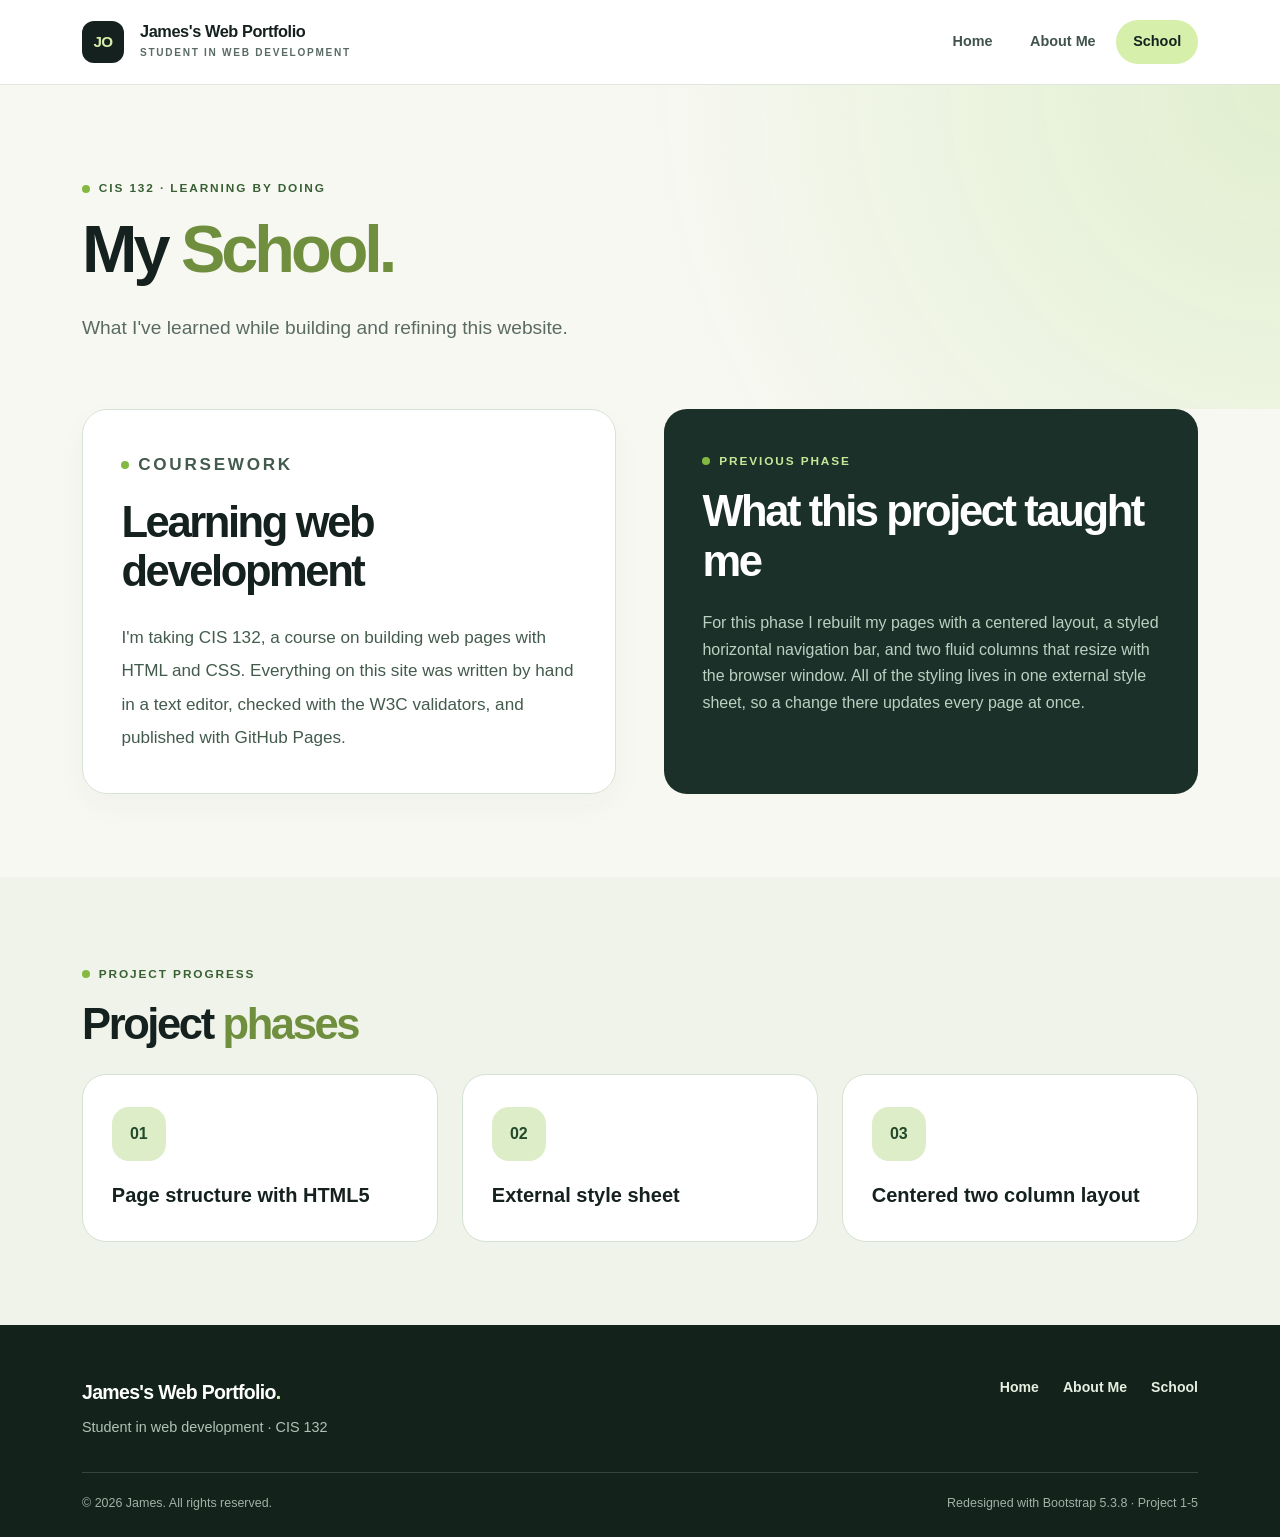
<file: school.html>
<!doctype html>
<html lang="en">
<head>
  <meta charset="utf-8">
  <meta name="viewport" content="width=device-width, initial-scale=1">
  <meta name="description" content="James Ogochukwu CIS 132 school coursework and web development project phases.">
  <meta name="author" content="James Ogochukwu">
  <meta name="theme-color" content="#15211f">
  <title>School | James's Web Portfolio</title>
  <!-- Bootstrap 5.3.8 included locally from the user-provided Bootstrap examples archive. -->
  <!-- Self-contained Bootstrap fallback; the external CSS remains included below. -->
  <style id="bootstrap-deployment-fallback">
@charset "UTF-8";/*!
 * Bootstrap  v5.3.8 (https://getbootstrap.com/)
 * Copyright 2011-2025 The Bootstrap Authors
 * Licensed under MIT (https://github.com/twbs/bootstrap/blob/main/LICENSE)
 */:root,[data-bs-theme=light]{--bs-blue:#0d6efd;--bs-indigo:#6610f2;--bs-purple:#6f42c1;--bs-pink:#d63384;--bs-red:#dc3545;--bs-orange:#fd7e14;--bs-yellow:#ffc107;--bs-green:#198754;--bs-teal:#20c997;--bs-cyan:#0dcaf0;--bs-black:#000;--bs-white:#fff;--bs-gray:#6c757d;--bs-gray-dark:#343a40;--bs-gray-100:#f8f9fa;--bs-gray-200:#e9ecef;--bs-gray-300:#dee2e6;--bs-gray-400:#ced4da;--bs-gray-500:#adb5bd;--bs-gray-600:#6c757d;--bs-gray-700:#495057;--bs-gray-800:#343a40;--bs-gray-900:#212529;--bs-primary:#0d6efd;--bs-secondary:#6c757d;--bs-success:#198754;--bs-info:#0dcaf0;--bs-warning:#ffc107;--bs-danger:#dc3545;--bs-light:#f8f9fa;--bs-dark:#212529;--bs-primary-rgb:13,110,253;--bs-secondary-rgb:108,117,125;--bs-success-rgb:25,135,84;--bs-info-rgb:13,202,240;--bs-warning-rgb:255,193,7;--bs-danger-rgb:220,53,69;--bs-light-rgb:248,249,250;--bs-dark-rgb:33,37,41;--bs-primary-text-emphasis:#052c65;--bs-secondary-text-emphasis:#2b2f32;--bs-success-text-emphasis:#0a3622;--bs-info-text-emphasis:#055160;--bs-warning-text-emphasis:#664d03;--bs-danger-text-emphasis:#58151c;--bs-light-text-emphasis:#495057;--bs-dark-text-emphasis:#495057;--bs-primary-bg-subtle:#cfe2ff;--bs-secondary-bg-subtle:#e2e3e5;--bs-success-bg-subtle:#d1e7dd;--bs-info-bg-subtle:#cff4fc;--bs-warning-bg-subtle:#fff3cd;--bs-danger-bg-subtle:#f8d7da;--bs-light-bg-subtle:#fcfcfd;--bs-dark-bg-subtle:#ced4da;--bs-primary-border-subtle:#9ec5fe;--bs-secondary-border-subtle:#c4c8cb;--bs-success-border-subtle:#a3cfbb;--bs-info-border-subtle:#9eeaf9;--bs-warning-border-subtle:#ffe69c;--bs-danger-border-subtle:#f1aeb5;--bs-light-border-subtle:#e9ecef;--bs-dark-border-subtle:#adb5bd;--bs-white-rgb:255,255,255;--bs-black-rgb:0,0,0;--bs-font-sans-serif:system-ui,-apple-system,"Segoe UI",Roboto,"Helvetica Neue","Noto Sans","Liberation Sans",Arial,sans-serif,"Apple Color Emoji","Segoe UI Emoji","Segoe UI Symbol","Noto Color Emoji";--bs-font-monospace:SFMono-Regular,Menlo,Monaco,Consolas,"Liberation Mono","Courier New",monospace;--bs-gradient:linear-gradient(180deg, rgba(255, 255, 255, 0.15), rgba(255, 255, 255, 0));--bs-body-font-family:var(--bs-font-sans-serif);--bs-body-font-size:1rem;--bs-body-font-weight:400;--bs-body-line-height:1.5;--bs-body-color:#212529;--bs-body-color-rgb:33,37,41;--bs-body-bg:#fff;--bs-body-bg-rgb:255,255,255;--bs-emphasis-color:#000;--bs-emphasis-color-rgb:0,0,0;--bs-secondary-color:rgba(33, 37, 41, 0.75);--bs-secondary-color-rgb:33,37,41;--bs-secondary-bg:#e9ecef;--bs-secondary-bg-rgb:233,236,239;--bs-tertiary-color:rgba(33, 37, 41, 0.5);--bs-tertiary-color-rgb:33,37,41;--bs-tertiary-bg:#f8f9fa;--bs-tertiary-bg-rgb:248,249,250;--bs-heading-color:inherit;--bs-link-color:#0d6efd;--bs-link-color-rgb:13,110,253;--bs-link-decoration:underline;--bs-link-hover-color:#0a58ca;--bs-link-hover-color-rgb:10,88,202;--bs-code-color:#d63384;--bs-highlight-color:#212529;--bs-highlight-bg:#fff3cd;--bs-border-width:1px;--bs-border-style:solid;--bs-border-color:#dee2e6;--bs-border-color-translucent:rgba(0, 0, 0, 0.175);--bs-border-radius:0.375rem;--bs-border-radius-sm:0.25rem;--bs-border-radius-lg:0.5rem;--bs-border-radius-xl:1rem;--bs-border-radius-xxl:2rem;--bs-border-radius-2xl:var(--bs-border-radius-xxl);--bs-border-radius-pill:50rem;--bs-box-shadow:0 0.5rem 1rem rgba(0, 0, 0, 0.15);--bs-box-shadow-sm:0 0.125rem 0.25rem rgba(0, 0, 0, 0.075);--bs-box-shadow-lg:0 1rem 3rem rgba(0, 0, 0, 0.175);--bs-box-shadow-inset:inset 0 1px 2px rgba(0, 0, 0, 0.075);--bs-focus-ring-width:0.25rem;--bs-focus-ring-opacity:0.25;--bs-focus-ring-color:rgba(13, 110, 253, 0.25);--bs-form-valid-color:#198754;--bs-form-valid-border-color:#198754;--bs-form-invalid-color:#dc3545;--bs-form-invalid-border-color:#dc3545}[data-bs-theme=dark]{color-scheme:dark;--bs-body-color:#dee2e6;--bs-body-color-rgb:222,226,230;--bs-body-bg:#212529;--bs-body-bg-rgb:33,37,41;--bs-emphasis-color:#fff;--bs-emphasis-color-rgb:255,255,255;--bs-secondary-color:rgba(222, 226, 230, 0.75);--bs-secondary-color-rgb:222,226,230;--bs-secondary-bg:#343a40;--bs-secondary-bg-rgb:52,58,64;--bs-tertiary-color:rgba(222, 226, 230, 0.5);--bs-tertiary-color-rgb:222,226,230;--bs-tertiary-bg:#2b3035;--bs-tertiary-bg-rgb:43,48,53;--bs-primary-text-emphasis:#6ea8fe;--bs-secondary-text-emphasis:#a7acb1;--bs-success-text-emphasis:#75b798;--bs-info-text-emphasis:#6edff6;--bs-warning-text-emphasis:#ffda6a;--bs-danger-text-emphasis:#ea868f;--bs-light-text-emphasis:#f8f9fa;--bs-dark-text-emphasis:#dee2e6;--bs-primary-bg-subtle:#031633;--bs-secondary-bg-subtle:#161719;--bs-success-bg-subtle:#051b11;--bs-info-bg-subtle:#032830;--bs-warning-bg-subtle:#332701;--bs-danger-bg-subtle:#2c0b0e;--bs-light-bg-subtle:#343a40;--bs-dark-bg-subtle:#1a1d20;--bs-primary-border-subtle:#084298;--bs-secondary-border-subtle:#41464b;--bs-success-border-subtle:#0f5132;--bs-info-border-subtle:#087990;--bs-warning-border-subtle:#997404;--bs-danger-border-subtle:#842029;--bs-light-border-subtle:#495057;--bs-dark-border-subtle:#343a40;--bs-heading-color:inherit;--bs-link-color:#6ea8fe;--bs-link-hover-color:#8bb9fe;--bs-link-color-rgb:110,168,254;--bs-link-hover-color-rgb:139,185,254;--bs-code-color:#e685b5;--bs-highlight-color:#dee2e6;--bs-highlight-bg:#664d03;--bs-border-color:#495057;--bs-border-color-translucent:rgba(255, 255, 255, 0.15);--bs-form-valid-color:#75b798;--bs-form-valid-border-color:#75b798;--bs-form-invalid-color:#ea868f;--bs-form-invalid-border-color:#ea868f}*,::after,::before{box-sizing:border-box}@media (prefers-reduced-motion:no-preference){:root{scroll-behavior:smooth}}body{margin:0;font-family:var(--bs-body-font-family);font-size:var(--bs-body-font-size);font-weight:var(--bs-body-font-weight);line-height:var(--bs-body-line-height);color:var(--bs-body-color);text-align:var(--bs-body-text-align);background-color:var(--bs-body-bg);-webkit-text-size-adjust:100%;-webkit-tap-highlight-color:transparent}hr{margin:1rem 0;color:inherit;border:0;border-top:var(--bs-border-width) solid;opacity:.25}.h1,.h2,.h3,.h4,.h5,.h6,h1,h2,h3,h4,h5,h6{margin-top:0;margin-bottom:.5rem;font-weight:500;line-height:1.2;color:var(--bs-heading-color)}.h1,h1{font-size:calc(1.375rem + 1.5vw)}@media (min-width:1200px){.h1,h1{font-size:2.5rem}}.h2,h2{font-size:calc(1.325rem + .9vw)}@media (min-width:1200px){.h2,h2{font-size:2rem}}.h3,h3{font-size:calc(1.3rem + .6vw)}@media (min-width:1200px){.h3,h3{font-size:1.75rem}}.h4,h4{font-size:calc(1.275rem + .3vw)}@media (min-width:1200px){.h4,h4{font-size:1.5rem}}.h5,h5{font-size:1.25rem}.h6,h6{font-size:1rem}p{margin-top:0;margin-bottom:1rem}abbr[title]{-webkit-text-decoration:underline dotted;text-decoration:underline dotted;cursor:help;-webkit-text-decoration-skip-ink:none;text-decoration-skip-ink:none}address{margin-bottom:1rem;font-style:normal;line-height:inherit}ol,ul{padding-left:2rem}dl,ol,ul{margin-top:0;margin-bottom:1rem}ol ol,ol ul,ul ol,ul ul{margin-bottom:0}dt{font-weight:700}dd{margin-bottom:.5rem;margin-left:0}blockquote{margin:0 0 1rem}b,strong{font-weight:bolder}.small,small{font-size:.875em}.mark,mark{padding:.1875em;color:var(--bs-highlight-color);background-color:var(--bs-highlight-bg)}sub,sup{position:relative;font-size:.75em;line-height:0;vertical-align:baseline}sub{bottom:-.25em}sup{top:-.5em}a{color:rgba(var(--bs-link-color-rgb),var(--bs-link-opacity,1));text-decoration:underline}a:hover{--bs-link-color-rgb:var(--bs-link-hover-color-rgb)}a:not([href]):not([class]),a:not([href]):not([class]):hover{color:inherit;text-decoration:none}code,kbd,pre,samp{font-family:var(--bs-font-monospace);font-size:1em}pre{display:block;margin-top:0;margin-bottom:1rem;overflow:auto;font-size:.875em}pre code{font-size:inherit;color:inherit;word-break:normal}code{font-size:.875em;color:var(--bs-code-color);word-wrap:break-word}a>code{color:inherit}kbd{padding:.1875rem .375rem;font-size:.875em;color:var(--bs-body-bg);background-color:var(--bs-body-color);border-radius:.25rem}kbd kbd{padding:0;font-size:1em}figure{margin:0 0 1rem}img,svg{vertical-align:middle}table{caption-side:bottom;border-collapse:collapse}caption{padding-top:.5rem;padding-bottom:.5rem;color:var(--bs-secondary-color);text-align:left}th{text-align:inherit;text-align:-webkit-match-parent}tbody,td,tfoot,th,thead,tr{border-color:inherit;border-style:solid;border-width:0}label{display:inline-block}button{border-radius:0}button:focus:not(:focus-visible){outline:0}button,input,optgroup,select,textarea{margin:0;font-family:inherit;font-size:inherit;line-height:inherit}button,select{text-transform:none}[role=button]{cursor:pointer}select{word-wrap:normal}select:disabled{opacity:1}[list]:not([type=date]):not([type=datetime-local]):not([type=month]):not([type=week]):not([type=time])::-webkit-calendar-picker-indicator{display:none!important}[type=button],[type=reset],[type=submit],button{-webkit-appearance:button}[type=button]:not(:disabled),[type=reset]:not(:disabled),[type=submit]:not(:disabled),button:not(:disabled){cursor:pointer}::-moz-focus-inner{padding:0;border-style:none}textarea{resize:vertical}fieldset{min-width:0;padding:0;margin:0;border:0}legend{float:left;width:100%;padding:0;margin-bottom:.5rem;line-height:inherit;font-size:calc(1.275rem + .3vw)}@media (min-width:1200px){legend{font-size:1.5rem}}legend+*{clear:left}::-webkit-datetime-edit-day-field,::-webkit-datetime-edit-fields-wrapper,::-webkit-datetime-edit-hour-field,::-webkit-datetime-edit-minute,::-webkit-datetime-edit-month-field,::-webkit-datetime-edit-text,::-webkit-datetime-edit-year-field{padding:0}::-webkit-inner-spin-button{height:auto}[type=search]{-webkit-appearance:textfield;outline-offset:-2px}[type=search]::-webkit-search-cancel-button{cursor:pointer;filter:grayscale(1)}::-webkit-search-decoration{-webkit-appearance:none}::-webkit-color-swatch-wrapper{padding:0}::-webkit-file-upload-button{font:inherit;-webkit-appearance:button}::file-selector-button{font:inherit;-webkit-appearance:button}output{display:inline-block}iframe{border:0}summary{display:list-item;cursor:pointer}progress{vertical-align:baseline}[hidden]{display:none!important}.lead{font-size:1.25rem;font-weight:300}.display-1{font-weight:300;line-height:1.2;font-size:calc(1.625rem + 4.5vw)}@media (min-width:1200px){.display-1{font-size:5rem}}.display-2{font-weight:300;line-height:1.2;font-size:calc(1.575rem + 3.9vw)}@media (min-width:1200px){.display-2{font-size:4.5rem}}.display-3{font-weight:300;line-height:1.2;font-size:calc(1.525rem + 3.3vw)}@media (min-width:1200px){.display-3{font-size:4rem}}.display-4{font-weight:300;line-height:1.2;font-size:calc(1.475rem + 2.7vw)}@media (min-width:1200px){.display-4{font-size:3.5rem}}.display-5{font-weight:300;line-height:1.2;font-size:calc(1.425rem + 2.1vw)}@media (min-width:1200px){.display-5{font-size:3rem}}.display-6{font-weight:300;line-height:1.2;font-size:calc(1.375rem + 1.5vw)}@media (min-width:1200px){.display-6{font-size:2.5rem}}.list-unstyled{padding-left:0;list-style:none}.list-inline{padding-left:0;list-style:none}.list-inline-item{display:inline-block}.list-inline-item:not(:last-child){margin-right:.5rem}.initialism{font-size:.875em;text-transform:uppercase}.blockquote{margin-bottom:1rem;font-size:1.25rem}.blockquote>:last-child{margin-bottom:0}.blockquote-footer{margin-top:-1rem;margin-bottom:1rem;font-size:.875em;color:#6c757d}.blockquote-footer::before{content:"— "}.img-fluid{max-width:100%;height:auto}.img-thumbnail{padding:.25rem;background-color:var(--bs-body-bg);border:var(--bs-border-width) solid var(--bs-border-color);border-radius:var(--bs-border-radius);max-width:100%;height:auto}.figure{display:inline-block}.figure-img{margin-bottom:.5rem;line-height:1}.figure-caption{font-size:.875em;color:var(--bs-secondary-color)}.container,.container-fluid,.container-lg,.container-md,.container-sm,.container-xl,.container-xxl{--bs-gutter-x:1.5rem;--bs-gutter-y:0;width:100%;padding-right:calc(var(--bs-gutter-x) * .5);padding-left:calc(var(--bs-gutter-x) * .5);margin-right:auto;margin-left:auto}@media (min-width:576px){.container,.container-sm{max-width:540px}}@media (min-width:768px){.container,.container-md,.container-sm{max-width:720px}}@media (min-width:992px){.container,.container-lg,.container-md,.container-sm{max-width:960px}}@media (min-width:1200px){.container,.container-lg,.container-md,.container-sm,.container-xl{max-width:1140px}}@media (min-width:1400px){.container,.container-lg,.container-md,.container-sm,.container-xl,.container-xxl{max-width:1320px}}:root{--bs-breakpoint-xs:0;--bs-breakpoint-sm:576px;--bs-breakpoint-md:768px;--bs-breakpoint-lg:992px;--bs-breakpoint-xl:1200px;--bs-breakpoint-xxl:1400px}.row{--bs-gutter-x:1.5rem;--bs-gutter-y:0;display:flex;flex-wrap:wrap;margin-top:calc(-1 * var(--bs-gutter-y));margin-right:calc(-.5 * var(--bs-gutter-x));margin-left:calc(-.5 * var(--bs-gutter-x))}.row>*{flex-shrink:0;width:100%;max-width:100%;padding-right:calc(var(--bs-gutter-x) * .5);padding-left:calc(var(--bs-gutter-x) * .5);margin-top:var(--bs-gutter-y)}.col{flex:1 0 0}.row-cols-auto>*{flex:0 0 auto;width:auto}.row-cols-1>*{flex:0 0 auto;width:100%}.row-cols-2>*{flex:0 0 auto;width:50%}.row-cols-3>*{flex:0 0 auto;width:33.33333333%}.row-cols-4>*{flex:0 0 auto;width:25%}.row-cols-5>*{flex:0 0 auto;width:20%}.row-cols-6>*{flex:0 0 auto;width:16.66666667%}.col-auto{flex:0 0 auto;width:auto}.col-1{flex:0 0 auto;width:8.33333333%}.col-2{flex:0 0 auto;width:16.66666667%}.col-3{flex:0 0 auto;width:25%}.col-4{flex:0 0 auto;width:33.33333333%}.col-5{flex:0 0 auto;width:41.66666667%}.col-6{flex:0 0 auto;width:50%}.col-7{flex:0 0 auto;width:58.33333333%}.col-8{flex:0 0 auto;width:66.66666667%}.col-9{flex:0 0 auto;width:75%}.col-10{flex:0 0 auto;width:83.33333333%}.col-11{flex:0 0 auto;width:91.66666667%}.col-12{flex:0 0 auto;width:100%}.offset-1{margin-left:8.33333333%}.offset-2{margin-left:16.66666667%}.offset-3{margin-left:25%}.offset-4{margin-left:33.33333333%}.offset-5{margin-left:41.66666667%}.offset-6{margin-left:50%}.offset-7{margin-left:58.33333333%}.offset-8{margin-left:66.66666667%}.offset-9{margin-left:75%}.offset-10{margin-left:83.33333333%}.offset-11{margin-left:91.66666667%}.g-0,.gx-0{--bs-gutter-x:0}.g-0,.gy-0{--bs-gutter-y:0}.g-1,.gx-1{--bs-gutter-x:0.25rem}.g-1,.gy-1{--bs-gutter-y:0.25rem}.g-2,.gx-2{--bs-gutter-x:0.5rem}.g-2,.gy-2{--bs-gutter-y:0.5rem}.g-3,.gx-3{--bs-gutter-x:1rem}.g-3,.gy-3{--bs-gutter-y:1rem}.g-4,.gx-4{--bs-gutter-x:1.5rem}.g-4,.gy-4{--bs-gutter-y:1.5rem}.g-5,.gx-5{--bs-gutter-x:3rem}.g-5,.gy-5{--bs-gutter-y:3rem}@media (min-width:576px){.col-sm{flex:1 0 0}.row-cols-sm-auto>*{flex:0 0 auto;width:auto}.row-cols-sm-1>*{flex:0 0 auto;width:100%}.row-cols-sm-2>*{flex:0 0 auto;width:50%}.row-cols-sm-3>*{flex:0 0 auto;width:33.33333333%}.row-cols-sm-4>*{flex:0 0 auto;width:25%}.row-cols-sm-5>*{flex:0 0 auto;width:20%}.row-cols-sm-6>*{flex:0 0 auto;width:16.66666667%}.col-sm-auto{flex:0 0 auto;width:auto}.col-sm-1{flex:0 0 auto;width:8.33333333%}.col-sm-2{flex:0 0 auto;width:16.66666667%}.col-sm-3{flex:0 0 auto;width:25%}.col-sm-4{flex:0 0 auto;width:33.33333333%}.col-sm-5{flex:0 0 auto;width:41.66666667%}.col-sm-6{flex:0 0 auto;width:50%}.col-sm-7{flex:0 0 auto;width:58.33333333%}.col-sm-8{flex:0 0 auto;width:66.66666667%}.col-sm-9{flex:0 0 auto;width:75%}.col-sm-10{flex:0 0 auto;width:83.33333333%}.col-sm-11{flex:0 0 auto;width:91.66666667%}.col-sm-12{flex:0 0 auto;width:100%}.offset-sm-0{margin-left:0}.offset-sm-1{margin-left:8.33333333%}.offset-sm-2{margin-left:16.66666667%}.offset-sm-3{margin-left:25%}.offset-sm-4{margin-left:33.33333333%}.offset-sm-5{margin-left:41.66666667%}.offset-sm-6{margin-left:50%}.offset-sm-7{margin-left:58.33333333%}.offset-sm-8{margin-left:66.66666667%}.offset-sm-9{margin-left:75%}.offset-sm-10{margin-left:83.33333333%}.offset-sm-11{margin-left:91.66666667%}.g-sm-0,.gx-sm-0{--bs-gutter-x:0}.g-sm-0,.gy-sm-0{--bs-gutter-y:0}.g-sm-1,.gx-sm-1{--bs-gutter-x:0.25rem}.g-sm-1,.gy-sm-1{--bs-gutter-y:0.25rem}.g-sm-2,.gx-sm-2{--bs-gutter-x:0.5rem}.g-sm-2,.gy-sm-2{--bs-gutter-y:0.5rem}.g-sm-3,.gx-sm-3{--bs-gutter-x:1rem}.g-sm-3,.gy-sm-3{--bs-gutter-y:1rem}.g-sm-4,.gx-sm-4{--bs-gutter-x:1.5rem}.g-sm-4,.gy-sm-4{--bs-gutter-y:1.5rem}.g-sm-5,.gx-sm-5{--bs-gutter-x:3rem}.g-sm-5,.gy-sm-5{--bs-gutter-y:3rem}}@media (min-width:768px){.col-md{flex:1 0 0}.row-cols-md-auto>*{flex:0 0 auto;width:auto}.row-cols-md-1>*{flex:0 0 auto;width:100%}.row-cols-md-2>*{flex:0 0 auto;width:50%}.row-cols-md-3>*{flex:0 0 auto;width:33.33333333%}.row-cols-md-4>*{flex:0 0 auto;width:25%}.row-cols-md-5>*{flex:0 0 auto;width:20%}.row-cols-md-6>*{flex:0 0 auto;width:16.66666667%}.col-md-auto{flex:0 0 auto;width:auto}.col-md-1{flex:0 0 auto;width:8.33333333%}.col-md-2{flex:0 0 auto;width:16.66666667%}.col-md-3{flex:0 0 auto;width:25%}.col-md-4{flex:0 0 auto;width:33.33333333%}.col-md-5{flex:0 0 auto;width:41.66666667%}.col-md-6{flex:0 0 auto;width:50%}.col-md-7{flex:0 0 auto;width:58.33333333%}.col-md-8{flex:0 0 auto;width:66.66666667%}.col-md-9{flex:0 0 auto;width:75%}.col-md-10{flex:0 0 auto;width:83.33333333%}.col-md-11{flex:0 0 auto;width:91.66666667%}.col-md-12{flex:0 0 auto;width:100%}.offset-md-0{margin-left:0}.offset-md-1{margin-left:8.33333333%}.offset-md-2{margin-left:16.66666667%}.offset-md-3{margin-left:25%}.offset-md-4{margin-left:33.33333333%}.offset-md-5{margin-left:41.66666667%}.offset-md-6{margin-left:50%}.offset-md-7{margin-left:58.33333333%}.offset-md-8{margin-left:66.66666667%}.offset-md-9{margin-left:75%}.offset-md-10{margin-left:83.33333333%}.offset-md-11{margin-left:91.66666667%}.g-md-0,.gx-md-0{--bs-gutter-x:0}.g-md-0,.gy-md-0{--bs-gutter-y:0}.g-md-1,.gx-md-1{--bs-gutter-x:0.25rem}.g-md-1,.gy-md-1{--bs-gutter-y:0.25rem}.g-md-2,.gx-md-2{--bs-gutter-x:0.5rem}.g-md-2,.gy-md-2{--bs-gutter-y:0.5rem}.g-md-3,.gx-md-3{--bs-gutter-x:1rem}.g-md-3,.gy-md-3{--bs-gutter-y:1rem}.g-md-4,.gx-md-4{--bs-gutter-x:1.5rem}.g-md-4,.gy-md-4{--bs-gutter-y:1.5rem}.g-md-5,.gx-md-5{--bs-gutter-x:3rem}.g-md-5,.gy-md-5{--bs-gutter-y:3rem}}@media (min-width:992px){.col-lg{flex:1 0 0}.row-cols-lg-auto>*{flex:0 0 auto;width:auto}.row-cols-lg-1>*{flex:0 0 auto;width:100%}.row-cols-lg-2>*{flex:0 0 auto;width:50%}.row-cols-lg-3>*{flex:0 0 auto;width:33.33333333%}.row-cols-lg-4>*{flex:0 0 auto;width:25%}.row-cols-lg-5>*{flex:0 0 auto;width:20%}.row-cols-lg-6>*{flex:0 0 auto;width:16.66666667%}.col-lg-auto{flex:0 0 auto;width:auto}.col-lg-1{flex:0 0 auto;width:8.33333333%}.col-lg-2{flex:0 0 auto;width:16.66666667%}.col-lg-3{flex:0 0 auto;width:25%}.col-lg-4{flex:0 0 auto;width:33.33333333%}.col-lg-5{flex:0 0 auto;width:41.66666667%}.col-lg-6{flex:0 0 auto;width:50%}.col-lg-7{flex:0 0 auto;width:58.33333333%}.col-lg-8{flex:0 0 auto;width:66.66666667%}.col-lg-9{flex:0 0 auto;width:75%}.col-lg-10{flex:0 0 auto;width:83.33333333%}.col-lg-11{flex:0 0 auto;width:91.66666667%}.col-lg-12{flex:0 0 auto;width:100%}.offset-lg-0{margin-left:0}.offset-lg-1{margin-left:8.33333333%}.offset-lg-2{margin-left:16.66666667%}.offset-lg-3{margin-left:25%}.offset-lg-4{margin-left:33.33333333%}.offset-lg-5{margin-left:41.66666667%}.offset-lg-6{margin-left:50%}.offset-lg-7{margin-left:58.33333333%}.offset-lg-8{margin-left:66.66666667%}.offset-lg-9{margin-left:75%}.offset-lg-10{margin-left:83.33333333%}.offset-lg-11{margin-left:91.66666667%}.g-lg-0,.gx-lg-0{--bs-gutter-x:0}.g-lg-0,.gy-lg-0{--bs-gutter-y:0}.g-lg-1,.gx-lg-1{--bs-gutter-x:0.25rem}.g-lg-1,.gy-lg-1{--bs-gutter-y:0.25rem}.g-lg-2,.gx-lg-2{--bs-gutter-x:0.5rem}.g-lg-2,.gy-lg-2{--bs-gutter-y:0.5rem}.g-lg-3,.gx-lg-3{--bs-gutter-x:1rem}.g-lg-3,.gy-lg-3{--bs-gutter-y:1rem}.g-lg-4,.gx-lg-4{--bs-gutter-x:1.5rem}.g-lg-4,.gy-lg-4{--bs-gutter-y:1.5rem}.g-lg-5,.gx-lg-5{--bs-gutter-x:3rem}.g-lg-5,.gy-lg-5{--bs-gutter-y:3rem}}@media (min-width:1200px){.col-xl{flex:1 0 0}.row-cols-xl-auto>*{flex:0 0 auto;width:auto}.row-cols-xl-1>*{flex:0 0 auto;width:100%}.row-cols-xl-2>*{flex:0 0 auto;width:50%}.row-cols-xl-3>*{flex:0 0 auto;width:33.33333333%}.row-cols-xl-4>*{flex:0 0 auto;width:25%}.row-cols-xl-5>*{flex:0 0 auto;width:20%}.row-cols-xl-6>*{flex:0 0 auto;width:16.66666667%}.col-xl-auto{flex:0 0 auto;width:auto}.col-xl-1{flex:0 0 auto;width:8.33333333%}.col-xl-2{flex:0 0 auto;width:16.66666667%}.col-xl-3{flex:0 0 auto;width:25%}.col-xl-4{flex:0 0 auto;width:33.33333333%}.col-xl-5{flex:0 0 auto;width:41.66666667%}.col-xl-6{flex:0 0 auto;width:50%}.col-xl-7{flex:0 0 auto;width:58.33333333%}.col-xl-8{flex:0 0 auto;width:66.66666667%}.col-xl-9{flex:0 0 auto;width:75%}.col-xl-10{flex:0 0 auto;width:83.33333333%}.col-xl-11{flex:0 0 auto;width:91.66666667%}.col-xl-12{flex:0 0 auto;width:100%}.offset-xl-0{margin-left:0}.offset-xl-1{margin-left:8.33333333%}.offset-xl-2{margin-left:16.66666667%}.offset-xl-3{margin-left:25%}.offset-xl-4{margin-left:33.33333333%}.offset-xl-5{margin-left:41.66666667%}.offset-xl-6{margin-left:50%}.offset-xl-7{margin-left:58.33333333%}.offset-xl-8{margin-left:66.66666667%}.offset-xl-9{margin-left:75%}.offset-xl-10{margin-left:83.33333333%}.offset-xl-11{margin-left:91.66666667%}.g-xl-0,.gx-xl-0{--bs-gutter-x:0}.g-xl-0,.gy-xl-0{--bs-gutter-y:0}.g-xl-1,.gx-xl-1{--bs-gutter-x:0.25rem}.g-xl-1,.gy-xl-1{--bs-gutter-y:0.25rem}.g-xl-2,.gx-xl-2{--bs-gutter-x:0.5rem}.g-xl-2,.gy-xl-2{--bs-gutter-y:0.5rem}.g-xl-3,.gx-xl-3{--bs-gutter-x:1rem}.g-xl-3,.gy-xl-3{--bs-gutter-y:1rem}.g-xl-4,.gx-xl-4{--bs-gutter-x:1.5rem}.g-xl-4,.gy-xl-4{--bs-gutter-y:1.5rem}.g-xl-5,.gx-xl-5{--bs-gutter-x:3rem}.g-xl-5,.gy-xl-5{--bs-gutter-y:3rem}}@media (min-width:1400px){.col-xxl{flex:1 0 0}.row-cols-xxl-auto>*{flex:0 0 auto;width:auto}.row-cols-xxl-1>*{flex:0 0 auto;width:100%}.row-cols-xxl-2>*{flex:0 0 auto;width:50%}.row-cols-xxl-3>*{flex:0 0 auto;width:33.33333333%}.row-cols-xxl-4>*{flex:0 0 auto;width:25%}.row-cols-xxl-5>*{flex:0 0 auto;width:20%}.row-cols-xxl-6>*{flex:0 0 auto;width:16.66666667%}.col-xxl-auto{flex:0 0 auto;width:auto}.col-xxl-1{flex:0 0 auto;width:8.33333333%}.col-xxl-2{flex:0 0 auto;width:16.66666667%}.col-xxl-3{flex:0 0 auto;width:25%}.col-xxl-4{flex:0 0 auto;width:33.33333333%}.col-xxl-5{flex:0 0 auto;width:41.66666667%}.col-xxl-6{flex:0 0 auto;width:50%}.col-xxl-7{flex:0 0 auto;width:58.33333333%}.col-xxl-8{flex:0 0 auto;width:66.66666667%}.col-xxl-9{flex:0 0 auto;width:75%}.col-xxl-10{flex:0 0 auto;width:83.33333333%}.col-xxl-11{flex:0 0 auto;width:91.66666667%}.col-xxl-12{flex:0 0 auto;width:100%}.offset-xxl-0{margin-left:0}.offset-xxl-1{margin-left:8.33333333%}.offset-xxl-2{margin-left:16.66666667%}.offset-xxl-3{margin-left:25%}.offset-xxl-4{margin-left:33.33333333%}.offset-xxl-5{margin-left:41.66666667%}.offset-xxl-6{margin-left:50%}.offset-xxl-7{margin-left:58.33333333%}.offset-xxl-8{margin-left:66.66666667%}.offset-xxl-9{margin-left:75%}.offset-xxl-10{margin-left:83.33333333%}.offset-xxl-11{margin-left:91.66666667%}.g-xxl-0,.gx-xxl-0{--bs-gutter-x:0}.g-xxl-0,.gy-xxl-0{--bs-gutter-y:0}.g-xxl-1,.gx-xxl-1{--bs-gutter-x:0.25rem}.g-xxl-1,.gy-xxl-1{--bs-gutter-y:0.25rem}.g-xxl-2,.gx-xxl-2{--bs-gutter-x:0.5rem}.g-xxl-2,.gy-xxl-2{--bs-gutter-y:0.5rem}.g-xxl-3,.gx-xxl-3{--bs-gutter-x:1rem}.g-xxl-3,.gy-xxl-3{--bs-gutter-y:1rem}.g-xxl-4,.gx-xxl-4{--bs-gutter-x:1.5rem}.g-xxl-4,.gy-xxl-4{--bs-gutter-y:1.5rem}.g-xxl-5,.gx-xxl-5{--bs-gutter-x:3rem}.g-xxl-5,.gy-xxl-5{--bs-gutter-y:3rem}}.table{--bs-table-color-type:initial;--bs-table-bg-type:initial;--bs-table-color-state:initial;--bs-table-bg-state:initial;--bs-table-color:var(--bs-emphasis-color);--bs-table-bg:var(--bs-body-bg);--bs-table-border-color:var(--bs-border-color);--bs-table-accent-bg:transparent;--bs-table-striped-color:var(--bs-emphasis-color);--bs-table-striped-bg:rgba(var(--bs-emphasis-color-rgb), 0.05);--bs-table-active-color:var(--bs-emphasis-color);--bs-table-active-bg:rgba(var(--bs-emphasis-color-rgb), 0.1);--bs-table-hover-color:var(--bs-emphasis-color);--bs-table-hover-bg:rgba(var(--bs-emphasis-color-rgb), 0.075);width:100%;margin-bottom:1rem;vertical-align:top;border-color:var(--bs-table-border-color)}.table>:not(caption)>*>*{padding:.5rem .5rem;color:var(--bs-table-color-state,var(--bs-table-color-type,var(--bs-table-color)));background-color:var(--bs-table-bg);border-bottom-width:var(--bs-border-width);box-shadow:inset 0 0 0 9999px var(--bs-table-bg-state,var(--bs-table-bg-type,var(--bs-table-accent-bg)))}.table>tbody{vertical-align:inherit}.table>thead{vertical-align:bottom}.table-group-divider{border-top:calc(var(--bs-border-width) * 2) solid currentcolor}.caption-top{caption-side:top}.table-sm>:not(caption)>*>*{padding:.25rem .25rem}.table-bordered>:not(caption)>*{border-width:var(--bs-border-width) 0}.table-bordered>:not(caption)>*>*{border-width:0 var(--bs-border-width)}.table-borderless>:not(caption)>*>*{border-bottom-width:0}.table-borderless>:not(:first-child){border-top-width:0}.table-striped>tbody>tr:nth-of-type(odd)>*{--bs-table-color-type:var(--bs-table-striped-color);--bs-table-bg-type:var(--bs-table-striped-bg)}.table-striped-columns>:not(caption)>tr>:nth-child(2n){--bs-table-color-type:var(--bs-table-striped-color);--bs-table-bg-type:var(--bs-table-striped-bg)}.table-active{--bs-table-color-state:var(--bs-table-active-color);--bs-table-bg-state:var(--bs-table-active-bg)}.table-hover>tbody>tr:hover>*{--bs-table-color-state:var(--bs-table-hover-color);--bs-table-bg-state:var(--bs-table-hover-bg)}.table-primary{--bs-table-color:#000;--bs-table-bg:#cfe2ff;--bs-table-border-color:#a6b5cc;--bs-table-striped-bg:#c5d7f2;--bs-table-striped-color:#000;--bs-table-active-bg:#bacbe6;--bs-table-active-color:#000;--bs-table-hover-bg:#bfd1ec;--bs-table-hover-color:#000;color:var(--bs-table-color);border-color:var(--bs-table-border-color)}.table-secondary{--bs-table-color:#000;--bs-table-bg:#e2e3e5;--bs-table-border-color:#b5b6b7;--bs-table-striped-bg:#d7d8da;--bs-table-striped-color:#000;--bs-table-active-bg:#cbccce;--bs-table-active-color:#000;--bs-table-hover-bg:#d1d2d4;--bs-table-hover-color:#000;color:var(--bs-table-color);border-color:var(--bs-table-border-color)}.table-success{--bs-table-color:#000;--bs-table-bg:#d1e7dd;--bs-table-border-color:#a7b9b1;--bs-table-striped-bg:#c7dbd2;--bs-table-striped-color:#000;--bs-table-active-bg:#bcd0c7;--bs-table-active-color:#000;--bs-table-hover-bg:#c1d6cc;--bs-table-hover-color:#000;color:var(--bs-table-color);border-color:var(--bs-table-border-color)}.table-info{--bs-table-color:#000;--bs-table-bg:#cff4fc;--bs-table-border-color:#a6c3ca;--bs-table-striped-bg:#c5e8ef;--bs-table-striped-color:#000;--bs-table-active-bg:#badce3;--bs-table-active-color:#000;--bs-table-hover-bg:#bfe2e9;--bs-table-hover-color:#000;color:var(--bs-table-color);border-color:var(--bs-table-border-color)}.table-warning{--bs-table-color:#000;--bs-table-bg:#fff3cd;--bs-table-border-color:#ccc2a4;--bs-table-striped-bg:#f2e7c3;--bs-table-striped-color:#000;--bs-table-active-bg:#e6dbb9;--bs-table-active-color:#000;--bs-table-hover-bg:#ece1be;--bs-table-hover-color:#000;color:var(--bs-table-color);border-color:var(--bs-table-border-color)}.table-danger{--bs-table-color:#000;--bs-table-bg:#f8d7da;--bs-table-border-color:#c6acae;--bs-table-striped-bg:#eccccf;--bs-table-striped-color:#000;--bs-table-active-bg:#dfc2c4;--bs-table-active-color:#000;--bs-table-hover-bg:#e5c7ca;--bs-table-hover-color:#000;color:var(--bs-table-color);border-color:var(--bs-table-border-color)}.table-light{--bs-table-color:#000;--bs-table-bg:#f8f9fa;--bs-table-border-color:#c6c7c8;--bs-table-striped-bg:#ecedee;--bs-table-striped-color:#000;--bs-table-active-bg:#dfe0e1;--bs-table-active-color:#000;--bs-table-hover-bg:#e5e6e7;--bs-table-hover-color:#000;color:var(--bs-table-color);border-color:var(--bs-table-border-color)}.table-dark{--bs-table-color:#fff;--bs-table-bg:#212529;--bs-table-border-color:#4d5154;--bs-table-striped-bg:#2c3034;--bs-table-striped-color:#fff;--bs-table-active-bg:#373b3e;--bs-table-active-color:#fff;--bs-table-hover-bg:#323539;--bs-table-hover-color:#fff;color:var(--bs-table-color);border-color:var(--bs-table-border-color)}.table-responsive{overflow-x:auto;-webkit-overflow-scrolling:touch}@media (max-width:575.98px){.table-responsive-sm{overflow-x:auto;-webkit-overflow-scrolling:touch}}@media (max-width:767.98px){.table-responsive-md{overflow-x:auto;-webkit-overflow-scrolling:touch}}@media (max-width:991.98px){.table-responsive-lg{overflow-x:auto;-webkit-overflow-scrolling:touch}}@media (max-width:1199.98px){.table-responsive-xl{overflow-x:auto;-webkit-overflow-scrolling:touch}}@media (max-width:1399.98px){.table-responsive-xxl{overflow-x:auto;-webkit-overflow-scrolling:touch}}.form-label{margin-bottom:.5rem}.col-form-label{padding-top:calc(.375rem + var(--bs-border-width));padding-bottom:calc(.375rem + var(--bs-border-width));margin-bottom:0;font-size:inherit;line-height:1.5}.col-form-label-lg{padding-top:calc(.5rem + var(--bs-border-width));padding-bottom:calc(.5rem + var(--bs-border-width));font-size:1.25rem}.col-form-label-sm{padding-top:calc(.25rem + var(--bs-border-width));padding-bottom:calc(.25rem + var(--bs-border-width));font-size:.875rem}.form-text{margin-top:.25rem;font-size:.875em;color:var(--bs-secondary-color)}.form-control{display:block;width:100%;padding:.375rem .75rem;font-size:1rem;font-weight:400;line-height:1.5;color:var(--bs-body-color);-webkit-appearance:none;-moz-appearance:none;appearance:none;background-color:var(--bs-body-bg);background-clip:padding-box;border:var(--bs-border-width) solid var(--bs-border-color);border-radius:var(--bs-border-radius);transition:border-color .15s ease-in-out,box-shadow .15s ease-in-out}@media (prefers-reduced-motion:reduce){.form-control{transition:none}}.form-control[type=file]{overflow:hidden}.form-control[type=file]:not(:disabled):not([readonly]){cursor:pointer}.form-control:focus{color:var(--bs-body-color);background-color:var(--bs-body-bg);border-color:#86b7fe;outline:0;box-shadow:0 0 0 .25rem rgba(13,110,253,.25)}.form-control::-webkit-date-and-time-value{min-width:85px;height:1.5em;margin:0}.form-control::-webkit-datetime-edit{display:block;padding:0}.form-control::placeholder{color:var(--bs-secondary-color);opacity:1}.form-control:disabled{background-color:var(--bs-secondary-bg);opacity:1}.form-control::-webkit-file-upload-button{padding:.375rem .75rem;margin:-.375rem -.75rem;-webkit-margin-end:.75rem;margin-inline-end:.75rem;color:var(--bs-body-color);background-color:var(--bs-tertiary-bg);pointer-events:none;border-color:inherit;border-style:solid;border-width:0;border-inline-end-width:var(--bs-border-width);border-radius:0;-webkit-transition:color .15s ease-in-out,background-color .15s ease-in-out,border-color .15s ease-in-out,box-shadow .15s ease-in-out;transition:color .15s ease-in-out,background-color .15s ease-in-out,border-color .15s ease-in-out,box-shadow .15s ease-in-out}.form-control::file-selector-button{padding:.375rem .75rem;margin:-.375rem -.75rem;-webkit-margin-end:.75rem;margin-inline-end:.75rem;color:var(--bs-body-color);background-color:var(--bs-tertiary-bg);pointer-events:none;border-color:inherit;border-style:solid;border-width:0;border-inline-end-width:var(--bs-border-width);border-radius:0;transition:color .15s ease-in-out,background-color .15s ease-in-out,border-color .15s ease-in-out,box-shadow .15s ease-in-out}@media (prefers-reduced-motion:reduce){.form-control::-webkit-file-upload-button{-webkit-transition:none;transition:none}.form-control::file-selector-button{transition:none}}.form-control:hover:not(:disabled):not([readonly])::-webkit-file-upload-button{background-color:var(--bs-secondary-bg)}.form-control:hover:not(:disabled):not([readonly])::file-selector-button{background-color:var(--bs-secondary-bg)}.form-control-plaintext{display:block;width:100%;padding:.375rem 0;margin-bottom:0;line-height:1.5;color:var(--bs-body-color);background-color:transparent;border:solid transparent;border-width:var(--bs-border-width) 0}.form-control-plaintext:focus{outline:0}.form-control-plaintext.form-control-lg,.form-control-plaintext.form-control-sm{padding-right:0;padding-left:0}.form-control-sm{min-height:calc(1.5em + .5rem + calc(var(--bs-border-width) * 2));padding:.25rem .5rem;font-size:.875rem;border-radius:var(--bs-border-radius-sm)}.form-control-sm::-webkit-file-upload-button{padding:.25rem .5rem;margin:-.25rem -.5rem;-webkit-margin-end:.5rem;margin-inline-end:.5rem}.form-control-sm::file-selector-button{padding:.25rem .5rem;margin:-.25rem -.5rem;-webkit-margin-end:.5rem;margin-inline-end:.5rem}.form-control-lg{min-height:calc(1.5em + 1rem + calc(var(--bs-border-width) * 2));padding:.5rem 1rem;font-size:1.25rem;border-radius:var(--bs-border-radius-lg)}.form-control-lg::-webkit-file-upload-button{padding:.5rem 1rem;margin:-.5rem -1rem;-webkit-margin-end:1rem;margin-inline-end:1rem}.form-control-lg::file-selector-button{padding:.5rem 1rem;margin:-.5rem -1rem;-webkit-margin-end:1rem;margin-inline-end:1rem}textarea.form-control{min-height:calc(1.5em + .75rem + calc(var(--bs-border-width) * 2))}textarea.form-control-sm{min-height:calc(1.5em + .5rem + calc(var(--bs-border-width) * 2))}textarea.form-control-lg{min-height:calc(1.5em + 1rem + calc(var(--bs-border-width) * 2))}.form-control-color{width:3rem;height:calc(1.5em + .75rem + calc(var(--bs-border-width) * 2));padding:.375rem}.form-control-color:not(:disabled):not([readonly]){cursor:pointer}.form-control-color::-moz-color-swatch{border:0!important;border-radius:var(--bs-border-radius)}.form-control-color::-webkit-color-swatch{border:0!important;border-radius:var(--bs-border-radius)}.form-control-color.form-control-sm{height:calc(1.5em + .5rem + calc(var(--bs-border-width) * 2))}.form-control-color.form-control-lg{height:calc(1.5em + 1rem + calc(var(--bs-border-width) * 2))}.form-select{--bs-form-select-bg-img:url("data:image/svg+xml,%3csvg xmlns='http://www.w3.org/2000/svg' viewBox='0 0 16 16'%3e%3cpath fill='none' stroke='%23343a40' stroke-linecap='round' stroke-linejoin='round' stroke-width='2' d='m2 5 6 6 6-6'/%3e%3c/svg%3e");display:block;width:100%;padding:.375rem 2.25rem .375rem .75rem;font-size:1rem;font-weight:400;line-height:1.5;color:var(--bs-body-color);-webkit-appearance:none;-moz-appearance:none;appearance:none;background-color:var(--bs-body-bg);background-image:var(--bs-form-select-bg-img),var(--bs-form-select-bg-icon,none);background-repeat:no-repeat;background-position:right .75rem center;background-size:16px 12px;border:var(--bs-border-width) solid var(--bs-border-color);border-radius:var(--bs-border-radius);transition:border-color .15s ease-in-out,box-shadow .15s ease-in-out}@media (prefers-reduced-motion:reduce){.form-select{transition:none}}.form-select:focus{border-color:#86b7fe;outline:0;box-shadow:0 0 0 .25rem rgba(13,110,253,.25)}.form-select[multiple],.form-select[size]:not([size="1"]){padding-right:.75rem;background-image:none}.form-select:disabled{background-color:var(--bs-secondary-bg)}.form-select:-moz-focusring{color:transparent;text-shadow:0 0 0 var(--bs-body-color)}.form-select-sm{padding-top:.25rem;padding-bottom:.25rem;padding-left:.5rem;font-size:.875rem;border-radius:var(--bs-border-radius-sm)}.form-select-lg{padding-top:.5rem;padding-bottom:.5rem;padding-left:1rem;font-size:1.25rem;border-radius:var(--bs-border-radius-lg)}[data-bs-theme=dark] .form-select{--bs-form-select-bg-img:url("data:image/svg+xml,%3csvg xmlns='http://www.w3.org/2000/svg' viewBox='0 0 16 16'%3e%3cpath fill='none' stroke='%23dee2e6' stroke-linecap='round' stroke-linejoin='round' stroke-width='2' d='m2 5 6 6 6-6'/%3e%3c/svg%3e")}.form-check{display:block;min-height:1.5rem;padding-left:1.5em;margin-bottom:.125rem}.form-check .form-check-input{float:left;margin-left:-1.5em}.form-check-reverse{padding-right:1.5em;padding-left:0;text-align:right}.form-check-reverse .form-check-input{float:right;margin-right:-1.5em;margin-left:0}.form-check-input{--bs-form-check-bg:var(--bs-body-bg);flex-shrink:0;width:1em;height:1em;margin-top:.25em;vertical-align:top;-webkit-appearance:none;-moz-appearance:none;appearance:none;background-color:var(--bs-form-check-bg);background-image:var(--bs-form-check-bg-image);background-repeat:no-repeat;background-position:center;background-size:contain;border:var(--bs-border-width) solid var(--bs-border-color);-webkit-print-color-adjust:exact;color-adjust:exact;print-color-adjust:exact}.form-check-input[type=checkbox]{border-radius:.25em}.form-check-input[type=radio]{border-radius:50%}.form-check-input:active{filter:brightness(90%)}.form-check-input:focus{border-color:#86b7fe;outline:0;box-shadow:0 0 0 .25rem rgba(13,110,253,.25)}.form-check-input:checked{background-color:#0d6efd;border-color:#0d6efd}.form-check-input:checked[type=checkbox]{--bs-form-check-bg-image:url("data:image/svg+xml,%3csvg xmlns='http://www.w3.org/2000/svg' viewBox='0 0 20 20'%3e%3cpath fill='none' stroke='%23fff' stroke-linecap='round' stroke-linejoin='round' stroke-width='3' d='m6 10 3 3 6-6'/%3e%3c/svg%3e")}.form-check-input:checked[type=radio]{--bs-form-check-bg-image:url("data:image/svg+xml,%3csvg xmlns='http://www.w3.org/2000/svg' viewBox='-4 -4 8 8'%3e%3ccircle r='2' fill='%23fff'/%3e%3c/svg%3e")}.form-check-input[type=checkbox]:indeterminate{background-color:#0d6efd;border-color:#0d6efd;--bs-form-check-bg-image:url("data:image/svg+xml,%3csvg xmlns='http://www.w3.org/2000/svg' viewBox='0 0 20 20'%3e%3cpath fill='none' stroke='%23fff' stroke-linecap='round' stroke-linejoin='round' stroke-width='3' d='M6 10h8'/%3e%3c/svg%3e")}.form-check-input:disabled{pointer-events:none;filter:none;opacity:.5}.form-check-input:disabled~.form-check-label,.form-check-input[disabled]~.form-check-label{cursor:default;opacity:.5}.form-switch{padding-left:2.5em}.form-switch .form-check-input{--bs-form-switch-bg:url("data:image/svg+xml,%3csvg xmlns='http://www.w3.org/2000/svg' viewBox='-4 -4 8 8'%3e%3ccircle r='3' fill='rgba%280, 0, 0, 0.25%29'/%3e%3c/svg%3e");width:2em;margin-left:-2.5em;background-image:var(--bs-form-switch-bg);background-position:left center;border-radius:2em;transition:background-position .15s ease-in-out}@media (prefers-reduced-motion:reduce){.form-switch .form-check-input{transition:none}}.form-switch .form-check-input:focus{--bs-form-switch-bg:url("data:image/svg+xml,%3csvg xmlns='http://www.w3.org/2000/svg' viewBox='-4 -4 8 8'%3e%3ccircle r='3' fill='%2386b7fe'/%3e%3c/svg%3e")}.form-switch .form-check-input:checked{background-position:right center;--bs-form-switch-bg:url("data:image/svg+xml,%3csvg xmlns='http://www.w3.org/2000/svg' viewBox='-4 -4 8 8'%3e%3ccircle r='3' fill='%23fff'/%3e%3c/svg%3e")}.form-switch.form-check-reverse{padding-right:2.5em;padding-left:0}.form-switch.form-check-reverse .form-check-input{margin-right:-2.5em;margin-left:0}.form-check-inline{display:inline-block;margin-right:1rem}.btn-check{position:absolute;clip:rect(0,0,0,0);pointer-events:none}.btn-check:disabled+.btn,.btn-check[disabled]+.btn{pointer-events:none;filter:none;opacity:.65}[data-bs-theme=dark] .form-switch .form-check-input:not(:checked):not(:focus){--bs-form-switch-bg:url("data:image/svg+xml,%3csvg xmlns='http://www.w3.org/2000/svg' viewBox='-4 -4 8 8'%3e%3ccircle r='3' fill='rgba%28255, 255, 255, 0.25%29'/%3e%3c/svg%3e")}.form-range{width:100%;height:1.5rem;padding:0;-webkit-appearance:none;-moz-appearance:none;appearance:none;background-color:transparent}.form-range:focus{outline:0}.form-range:focus::-webkit-slider-thumb{box-shadow:0 0 0 1px #fff,0 0 0 .25rem rgba(13,110,253,.25)}.form-range:focus::-moz-range-thumb{box-shadow:0 0 0 1px #fff,0 0 0 .25rem rgba(13,110,253,.25)}.form-range::-moz-focus-outer{border:0}.form-range::-webkit-slider-thumb{width:1rem;height:1rem;margin-top:-.25rem;-webkit-appearance:none;appearance:none;background-color:#0d6efd;border:0;border-radius:1rem;-webkit-transition:background-color .15s ease-in-out,border-color .15s ease-in-out,box-shadow .15s ease-in-out;transition:background-color .15s ease-in-out,border-color .15s ease-in-out,box-shadow .15s ease-in-out}@media (prefers-reduced-motion:reduce){.form-range::-webkit-slider-thumb{-webkit-transition:none;transition:none}}.form-range::-webkit-slider-thumb:active{background-color:#b6d4fe}.form-range::-webkit-slider-runnable-track{width:100%;height:.5rem;color:transparent;cursor:pointer;background-color:var(--bs-secondary-bg);border-color:transparent;border-radius:1rem}.form-range::-moz-range-thumb{width:1rem;height:1rem;-moz-appearance:none;appearance:none;background-color:#0d6efd;border:0;border-radius:1rem;-moz-transition:background-color .15s ease-in-out,border-color .15s ease-in-out,box-shadow .15s ease-in-out;transition:background-color .15s ease-in-out,border-color .15s ease-in-out,box-shadow .15s ease-in-out}@media (prefers-reduced-motion:reduce){.form-range::-moz-range-thumb{-moz-transition:none;transition:none}}.form-range::-moz-range-thumb:active{background-color:#b6d4fe}.form-range::-moz-range-track{width:100%;height:.5rem;color:transparent;cursor:pointer;background-color:var(--bs-secondary-bg);border-color:transparent;border-radius:1rem}.form-range:disabled{pointer-events:none}.form-range:disabled::-webkit-slider-thumb{background-color:var(--bs-secondary-color)}.form-range:disabled::-moz-range-thumb{background-color:var(--bs-secondary-color)}.form-floating{position:relative}.form-floating>.form-control,.form-floating>.form-control-plaintext,.form-floating>.form-select{height:calc(3.5rem + calc(var(--bs-border-width) * 2));min-height:calc(3.5rem + calc(var(--bs-border-width) * 2));line-height:1.25}.form-floating>label{position:absolute;top:0;left:0;z-index:2;max-width:100%;height:100%;padding:1rem .75rem;overflow:hidden;color:rgba(var(--bs-body-color-rgb),.65);text-align:start;text-overflow:ellipsis;white-space:nowrap;pointer-events:none;border:var(--bs-border-width) solid transparent;transform-origin:0 0;transition:opacity .1s ease-in-out,transform .1s ease-in-out}@media (prefers-reduced-motion:reduce){.form-floating>label{transition:none}}.form-floating>.form-control,.form-floating>.form-control-plaintext{padding:1rem .75rem}.form-floating>.form-control-plaintext::placeholder,.form-floating>.form-control::placeholder{color:transparent}.form-floating>.form-control-plaintext:focus,.form-floating>.form-control-plaintext:not(:placeholder-shown),.form-floating>.form-control:focus,.form-floating>.form-control:not(:placeholder-shown){padding-top:1.625rem;padding-bottom:.625rem}.form-floating>.form-control-plaintext:-webkit-autofill,.form-floating>.form-control:-webkit-autofill{padding-top:1.625rem;padding-bottom:.625rem}.form-floating>.form-select{padding-top:1.625rem;padding-bottom:.625rem;padding-left:.75rem}.form-floating>.form-control-plaintext~label,.form-floating>.form-control:focus~label,.form-floating>.form-control:not(:placeholder-shown)~label,.form-floating>.form-select~label{transform:scale(.85) translateY(-.5rem) translateX(.15rem)}.form-floating>.form-control:-webkit-autofill~label{transform:scale(.85) translateY(-.5rem) translateX(.15rem)}.form-floating>textarea:focus~label::after,.form-floating>textarea:not(:placeholder-shown)~label::after{position:absolute;inset:1rem 0.375rem;z-index:-1;height:1.5em;content:"";background-color:var(--bs-body-bg);border-radius:var(--bs-border-radius)}.form-floating>textarea:disabled~label::after{background-color:var(--bs-secondary-bg)}.form-floating>.form-control-plaintext~label{border-width:var(--bs-border-width) 0}.form-floating>.form-control:disabled~label,.form-floating>:disabled~label{color:#6c757d}.input-group{position:relative;display:flex;flex-wrap:wrap;align-items:stretch;width:100%}.input-group>.form-control,.input-group>.form-floating,.input-group>.form-select{position:relative;flex:1 1 auto;width:1%;min-width:0}.input-group>.form-control:focus,.input-group>.form-floating:focus-within,.input-group>.form-select:focus{z-index:5}.input-group .btn{position:relative;z-index:2}.input-group .btn:focus{z-index:5}.input-group-text{display:flex;align-items:center;padding:.375rem .75rem;font-size:1rem;font-weight:400;line-height:1.5;color:var(--bs-body-color);text-align:center;white-space:nowrap;background-color:var(--bs-tertiary-bg);border:var(--bs-border-width) solid var(--bs-border-color);border-radius:var(--bs-border-radius)}.input-group-lg>.btn,.input-group-lg>.form-control,.input-group-lg>.form-select,.input-group-lg>.input-group-text{padding:.5rem 1rem;font-size:1.25rem;border-radius:var(--bs-border-radius-lg)}.input-group-sm>.btn,.input-group-sm>.form-control,.input-group-sm>.form-select,.input-group-sm>.input-group-text{padding:.25rem .5rem;font-size:.875rem;border-radius:var(--bs-border-radius-sm)}.input-group-lg>.form-select,.input-group-sm>.form-select{padding-right:3rem}.input-group:not(.has-validation)>.dropdown-toggle:nth-last-child(n+3),.input-group:not(.has-validation)>.form-floating:not(:last-child)>.form-control,.input-group:not(.has-validation)>.form-floating:not(:last-child)>.form-select,.input-group:not(.has-validation)>:not(:last-child):not(.dropdown-toggle):not(.dropdown-menu):not(.form-floating){border-top-right-radius:0;border-bottom-right-radius:0}.input-group.has-validation>.dropdown-toggle:nth-last-child(n+4),.input-group.has-validation>.form-floating:nth-last-child(n+3)>.form-control,.input-group.has-validation>.form-floating:nth-last-child(n+3)>.form-select,.input-group.has-validation>:nth-last-child(n+3):not(.dropdown-toggle):not(.dropdown-menu):not(.form-floating){border-top-right-radius:0;border-bottom-right-radius:0}.input-group>:not(:first-child):not(.dropdown-menu):not(.valid-tooltip):not(.valid-feedback):not(.invalid-tooltip):not(.invalid-feedback){margin-left:calc(-1 * var(--bs-border-width));border-top-left-radius:0;border-bottom-left-radius:0}.input-group>.form-floating:not(:first-child)>.form-control,.input-group>.form-floating:not(:first-child)>.form-select{border-top-left-radius:0;border-bottom-left-radius:0}.valid-feedback{display:none;width:100%;margin-top:.25rem;font-size:.875em;color:var(--bs-form-valid-color)}.valid-tooltip{position:absolute;top:100%;z-index:5;display:none;max-width:100%;padding:.25rem .5rem;margin-top:.1rem;font-size:.875rem;color:#fff;background-color:var(--bs-success);border-radius:var(--bs-border-radius)}.is-valid~.valid-feedback,.is-valid~.valid-tooltip,.was-validated :valid~.valid-feedback,.was-validated :valid~.valid-tooltip{display:block}.form-control.is-valid,.was-validated .form-control:valid{border-color:var(--bs-form-valid-border-color);padding-right:calc(1.5em + .75rem);background-image:url("data:image/svg+xml,%3csvg xmlns='http://www.w3.org/2000/svg' viewBox='0 0 8 8'%3e%3cpath fill='%23198754' d='M2.3 6.73.6 4.53c-.4-1.04.46-1.4 1.1-.8l1.1 1.4 3.4-3.8c.6-.63 1.6-.27 1.2.7l-4 4.6c-.43.5-.8.4-1.1.1'/%3e%3c/svg%3e");background-repeat:no-repeat;background-position:right calc(.375em + .1875rem) center;background-size:calc(.75em + .375rem) calc(.75em + .375rem)}.form-control.is-valid:focus,.was-validated .form-control:valid:focus{border-color:var(--bs-form-valid-border-color);box-shadow:0 0 0 .25rem rgba(var(--bs-success-rgb),.25)}.was-validated textarea.form-control:valid,textarea.form-control.is-valid{padding-right:calc(1.5em + .75rem);background-position:top calc(.375em + .1875rem) right calc(.375em + .1875rem)}.form-select.is-valid,.was-validated .form-select:valid{border-color:var(--bs-form-valid-border-color)}.form-select.is-valid:not([multiple]):not([size]),.form-select.is-valid:not([multiple])[size="1"],.was-validated .form-select:valid:not([multiple]):not([size]),.was-validated .form-select:valid:not([multiple])[size="1"]{--bs-form-select-bg-icon:url("data:image/svg+xml,%3csvg xmlns='http://www.w3.org/2000/svg' viewBox='0 0 8 8'%3e%3cpath fill='%23198754' d='M2.3 6.73.6 4.53c-.4-1.04.46-1.4 1.1-.8l1.1 1.4 3.4-3.8c.6-.63 1.6-.27 1.2.7l-4 4.6c-.43.5-.8.4-1.1.1'/%3e%3c/svg%3e");padding-right:4.125rem;background-position:right .75rem center,center right 2.25rem;background-size:16px 12px,calc(.75em + .375rem) calc(.75em + .375rem)}.form-select.is-valid:focus,.was-validated .form-select:valid:focus{border-color:var(--bs-form-valid-border-color);box-shadow:0 0 0 .25rem rgba(var(--bs-success-rgb),.25)}.form-control-color.is-valid,.was-validated .form-control-color:valid{width:calc(3rem + calc(1.5em + .75rem))}.form-check-input.is-valid,.was-validated .form-check-input:valid{border-color:var(--bs-form-valid-border-color)}.form-check-input.is-valid:checked,.was-validated .form-check-input:valid:checked{background-color:var(--bs-form-valid-color)}.form-check-input.is-valid:focus,.was-validated .form-check-input:valid:focus{box-shadow:0 0 0 .25rem rgba(var(--bs-success-rgb),.25)}.form-check-input.is-valid~.form-check-label,.was-validated .form-check-input:valid~.form-check-label{color:var(--bs-form-valid-color)}.form-check-inline .form-check-input~.valid-feedback{margin-left:.5em}.input-group>.form-control:not(:focus).is-valid,.input-group>.form-floating:not(:focus-within).is-valid,.input-group>.form-select:not(:focus).is-valid,.was-validated .input-group>.form-control:not(:focus):valid,.was-validated .input-group>.form-floating:not(:focus-within):valid,.was-validated .input-group>.form-select:not(:focus):valid{z-index:3}.invalid-feedback{display:none;width:100%;margin-top:.25rem;font-size:.875em;color:var(--bs-form-invalid-color)}.invalid-tooltip{position:absolute;top:100%;z-index:5;display:none;max-width:100%;padding:.25rem .5rem;margin-top:.1rem;font-size:.875rem;color:#fff;background-color:var(--bs-danger);border-radius:var(--bs-border-radius)}.is-invalid~.invalid-feedback,.is-invalid~.invalid-tooltip,.was-validated :invalid~.invalid-feedback,.was-validated :invalid~.invalid-tooltip{display:block}.form-control.is-invalid,.was-validated .form-control:invalid{border-color:var(--bs-form-invalid-border-color);padding-right:calc(1.5em + .75rem);background-image:url("data:image/svg+xml,%3csvg xmlns='http://www.w3.org/2000/svg' viewBox='0 0 12 12' width='12' height='12' fill='none' stroke='%23dc3545'%3e%3ccircle cx='6' cy='6' r='4.5'/%3e%3cpath stroke-linejoin='round' d='M5.8 3.6h.4L6 6.5z'/%3e%3ccircle cx='6' cy='8.2' r='.6' fill='%23dc3545' stroke='none'/%3e%3c/svg%3e");background-repeat:no-repeat;background-position:right calc(.375em + .1875rem) center;background-size:calc(.75em + .375rem) calc(.75em + .375rem)}.form-control.is-invalid:focus,.was-validated .form-control:invalid:focus{border-color:var(--bs-form-invalid-border-color);box-shadow:0 0 0 .25rem rgba(var(--bs-danger-rgb),.25)}.was-validated textarea.form-control:invalid,textarea.form-control.is-invalid{padding-right:calc(1.5em + .75rem);background-position:top calc(.375em + .1875rem) right calc(.375em + .1875rem)}.form-select.is-invalid,.was-validated .form-select:invalid{border-color:var(--bs-form-invalid-border-color)}.form-select.is-invalid:not([multiple]):not([size]),.form-select.is-invalid:not([multiple])[size="1"],.was-validated .form-select:invalid:not([multiple]):not([size]),.was-validated .form-select:invalid:not([multiple])[size="1"]{--bs-form-select-bg-icon:url("data:image/svg+xml,%3csvg xmlns='http://www.w3.org/2000/svg' viewBox='0 0 12 12' width='12' height='12' fill='none' stroke='%23dc3545'%3e%3ccircle cx='6' cy='6' r='4.5'/%3e%3cpath stroke-linejoin='round' d='M5.8 3.6h.4L6 6.5z'/%3e%3ccircle cx='6' cy='8.2' r='.6' fill='%23dc3545' stroke='none'/%3e%3c/svg%3e");padding-right:4.125rem;background-position:right .75rem center,center right 2.25rem;background-size:16px 12px,calc(.75em + .375rem) calc(.75em + .375rem)}.form-select.is-invalid:focus,.was-validated .form-select:invalid:focus{border-color:var(--bs-form-invalid-border-color);box-shadow:0 0 0 .25rem rgba(var(--bs-danger-rgb),.25)}.form-control-color.is-invalid,.was-validated .form-control-color:invalid{width:calc(3rem + calc(1.5em + .75rem))}.form-check-input.is-invalid,.was-validated .form-check-input:invalid{border-color:var(--bs-form-invalid-border-color)}.form-check-input.is-invalid:checked,.was-validated .form-check-input:invalid:checked{background-color:var(--bs-form-invalid-color)}.form-check-input.is-invalid:focus,.was-validated .form-check-input:invalid:focus{box-shadow:0 0 0 .25rem rgba(var(--bs-danger-rgb),.25)}.form-check-input.is-invalid~.form-check-label,.was-validated .form-check-input:invalid~.form-check-label{color:var(--bs-form-invalid-color)}.form-check-inline .form-check-input~.invalid-feedback{margin-left:.5em}.input-group>.form-control:not(:focus).is-invalid,.input-group>.form-floating:not(:focus-within).is-invalid,.input-group>.form-select:not(:focus).is-invalid,.was-validated .input-group>.form-control:not(:focus):invalid,.was-validated .input-group>.form-floating:not(:focus-within):invalid,.was-validated .input-group>.form-select:not(:focus):invalid{z-index:4}.btn{--bs-btn-padding-x:0.75rem;--bs-btn-padding-y:0.375rem;--bs-btn-font-family: ;--bs-btn-font-size:1rem;--bs-btn-font-weight:400;--bs-btn-line-height:1.5;--bs-btn-color:var(--bs-body-color);--bs-btn-bg:transparent;--bs-btn-border-width:var(--bs-border-width);--bs-btn-border-color:transparent;--bs-btn-border-radius:var(--bs-border-radius);--bs-btn-hover-border-color:transparent;--bs-btn-box-shadow:inset 0 1px 0 rgba(255, 255, 255, 0.15),0 1px 1px rgba(0, 0, 0, 0.075);--bs-btn-disabled-opacity:0.65;--bs-btn-focus-box-shadow:0 0 0 0.25rem rgba(var(--bs-btn-focus-shadow-rgb), .5);display:inline-block;padding:var(--bs-btn-padding-y) var(--bs-btn-padding-x);font-family:var(--bs-btn-font-family);font-size:var(--bs-btn-font-size);font-weight:var(--bs-btn-font-weight);line-height:var(--bs-btn-line-height);color:var(--bs-btn-color);text-align:center;text-decoration:none;vertical-align:middle;cursor:pointer;-webkit-user-select:none;-moz-user-select:none;user-select:none;border:var(--bs-btn-border-width) solid var(--bs-btn-border-color);border-radius:var(--bs-btn-border-radius);background-color:var(--bs-btn-bg);transition:color .15s ease-in-out,background-color .15s ease-in-out,border-color .15s ease-in-out,box-shadow .15s ease-in-out}@media (prefers-reduced-motion:reduce){.btn{transition:none}}.btn:hover{color:var(--bs-btn-hover-color);background-color:var(--bs-btn-hover-bg);border-color:var(--bs-btn-hover-border-color)}.btn-check+.btn:hover{color:var(--bs-btn-color);background-color:var(--bs-btn-bg);border-color:var(--bs-btn-border-color)}.btn:focus-visible{color:var(--bs-btn-hover-color);background-color:var(--bs-btn-hover-bg);border-color:var(--bs-btn-hover-border-color);outline:0;box-shadow:var(--bs-btn-focus-box-shadow)}.btn-check:focus-visible+.btn{border-color:var(--bs-btn-hover-border-color);outline:0;box-shadow:var(--bs-btn-focus-box-shadow)}.btn-check:checked+.btn,.btn.active,.btn.show,.btn:first-child:active,:not(.btn-check)+.btn:active{color:var(--bs-btn-active-color);background-color:var(--bs-btn-active-bg);border-color:var(--bs-btn-active-border-color)}.btn-check:checked+.btn:focus-visible,.btn.active:focus-visible,.btn.show:focus-visible,.btn:first-child:active:focus-visible,:not(.btn-check)+.btn:active:focus-visible{box-shadow:var(--bs-btn-focus-box-shadow)}.btn-check:checked:focus-visible+.btn{box-shadow:var(--bs-btn-focus-box-shadow)}.btn.disabled,.btn:disabled,fieldset:disabled .btn{color:var(--bs-btn-disabled-color);pointer-events:none;background-color:var(--bs-btn-disabled-bg);border-color:var(--bs-btn-disabled-border-color);opacity:var(--bs-btn-disabled-opacity)}.btn-primary{--bs-btn-color:#fff;--bs-btn-bg:#0d6efd;--bs-btn-border-color:#0d6efd;--bs-btn-hover-color:#fff;--bs-btn-hover-bg:#0b5ed7;--bs-btn-hover-border-color:#0a58ca;--bs-btn-focus-shadow-rgb:49,132,253;--bs-btn-active-color:#fff;--bs-btn-active-bg:#0a58ca;--bs-btn-active-border-color:#0a53be;--bs-btn-active-shadow:inset 0 3px 5px rgba(0, 0, 0, 0.125);--bs-btn-disabled-color:#fff;--bs-btn-disabled-bg:#0d6efd;--bs-btn-disabled-border-color:#0d6efd}.btn-secondary{--bs-btn-color:#fff;--bs-btn-bg:#6c757d;--bs-btn-border-color:#6c757d;--bs-btn-hover-color:#fff;--bs-btn-hover-bg:#5c636a;--bs-btn-hover-border-color:#565e64;--bs-btn-focus-shadow-rgb:130,138,145;--bs-btn-active-color:#fff;--bs-btn-active-bg:#565e64;--bs-btn-active-border-color:#51585e;--bs-btn-active-shadow:inset 0 3px 5px rgba(0, 0, 0, 0.125);--bs-btn-disabled-color:#fff;--bs-btn-disabled-bg:#6c757d;--bs-btn-disabled-border-color:#6c757d}.btn-success{--bs-btn-color:#fff;--bs-btn-bg:#198754;--bs-btn-border-color:#198754;--bs-btn-hover-color:#fff;--bs-btn-hover-bg:#157347;--bs-btn-hover-border-color:#146c43;--bs-btn-focus-shadow-rgb:60,153,110;--bs-btn-active-color:#fff;--bs-btn-active-bg:#146c43;--bs-btn-active-border-color:#13653f;--bs-btn-active-shadow:inset 0 3px 5px rgba(0, 0, 0, 0.125);--bs-btn-disabled-color:#fff;--bs-btn-disabled-bg:#198754;--bs-btn-disabled-border-color:#198754}.btn-info{--bs-btn-color:#000;--bs-btn-bg:#0dcaf0;--bs-btn-border-color:#0dcaf0;--bs-btn-hover-color:#000;--bs-btn-hover-bg:#31d2f2;--bs-btn-hover-border-color:#25cff2;--bs-btn-focus-shadow-rgb:11,172,204;--bs-btn-active-color:#000;--bs-btn-active-bg:#3dd5f3;--bs-btn-active-border-color:#25cff2;--bs-btn-active-shadow:inset 0 3px 5px rgba(0, 0, 0, 0.125);--bs-btn-disabled-color:#000;--bs-btn-disabled-bg:#0dcaf0;--bs-btn-disabled-border-color:#0dcaf0}.btn-warning{--bs-btn-color:#000;--bs-btn-bg:#ffc107;--bs-btn-border-color:#ffc107;--bs-btn-hover-color:#000;--bs-btn-hover-bg:#ffca2c;--bs-btn-hover-border-color:#ffc720;--bs-btn-focus-shadow-rgb:217,164,6;--bs-btn-active-color:#000;--bs-btn-active-bg:#ffcd39;--bs-btn-active-border-color:#ffc720;--bs-btn-active-shadow:inset 0 3px 5px rgba(0, 0, 0, 0.125);--bs-btn-disabled-color:#000;--bs-btn-disabled-bg:#ffc107;--bs-btn-disabled-border-color:#ffc107}.btn-danger{--bs-btn-color:#fff;--bs-btn-bg:#dc3545;--bs-btn-border-color:#dc3545;--bs-btn-hover-color:#fff;--bs-btn-hover-bg:#bb2d3b;--bs-btn-hover-border-color:#b02a37;--bs-btn-focus-shadow-rgb:225,83,97;--bs-btn-active-color:#fff;--bs-btn-active-bg:#b02a37;--bs-btn-active-border-color:#a52834;--bs-btn-active-shadow:inset 0 3px 5px rgba(0, 0, 0, 0.125);--bs-btn-disabled-color:#fff;--bs-btn-disabled-bg:#dc3545;--bs-btn-disabled-border-color:#dc3545}.btn-light{--bs-btn-color:#000;--bs-btn-bg:#f8f9fa;--bs-btn-border-color:#f8f9fa;--bs-btn-hover-color:#000;--bs-btn-hover-bg:#d3d4d5;--bs-btn-hover-border-color:#c6c7c8;--bs-btn-focus-shadow-rgb:211,212,213;--bs-btn-active-color:#000;--bs-btn-active-bg:#c6c7c8;--bs-btn-active-border-color:#babbbc;--bs-btn-active-shadow:inset 0 3px 5px rgba(0, 0, 0, 0.125);--bs-btn-disabled-color:#000;--bs-btn-disabled-bg:#f8f9fa;--bs-btn-disabled-border-color:#f8f9fa}.btn-dark{--bs-btn-color:#fff;--bs-btn-bg:#212529;--bs-btn-border-color:#212529;--bs-btn-hover-color:#fff;--bs-btn-hover-bg:#424649;--bs-btn-hover-border-color:#373b3e;--bs-btn-focus-shadow-rgb:66,70,73;--bs-btn-active-color:#fff;--bs-btn-active-bg:#4d5154;--bs-btn-active-border-color:#373b3e;--bs-btn-active-shadow:inset 0 3px 5px rgba(0, 0, 0, 0.125);--bs-btn-disabled-color:#fff;--bs-btn-disabled-bg:#212529;--bs-btn-disabled-border-color:#212529}.btn-outline-primary{--bs-btn-color:#0d6efd;--bs-btn-border-color:#0d6efd;--bs-btn-hover-color:#fff;--bs-btn-hover-bg:#0d6efd;--bs-btn-hover-border-color:#0d6efd;--bs-btn-focus-shadow-rgb:13,110,253;--bs-btn-active-color:#fff;--bs-btn-active-bg:#0d6efd;--bs-btn-active-border-color:#0d6efd;--bs-btn-active-shadow:inset 0 3px 5px rgba(0, 0, 0, 0.125);--bs-btn-disabled-color:#0d6efd;--bs-btn-disabled-bg:transparent;--bs-btn-disabled-border-color:#0d6efd;--bs-gradient:none}.btn-outline-secondary{--bs-btn-color:#6c757d;--bs-btn-border-color:#6c757d;--bs-btn-hover-color:#fff;--bs-btn-hover-bg:#6c757d;--bs-btn-hover-border-color:#6c757d;--bs-btn-focus-shadow-rgb:108,117,125;--bs-btn-active-color:#fff;--bs-btn-active-bg:#6c757d;--bs-btn-active-border-color:#6c757d;--bs-btn-active-shadow:inset 0 3px 5px rgba(0, 0, 0, 0.125);--bs-btn-disabled-color:#6c757d;--bs-btn-disabled-bg:transparent;--bs-btn-disabled-border-color:#6c757d;--bs-gradient:none}.btn-outline-success{--bs-btn-color:#198754;--bs-btn-border-color:#198754;--bs-btn-hover-color:#fff;--bs-btn-hover-bg:#198754;--bs-btn-hover-border-color:#198754;--bs-btn-focus-shadow-rgb:25,135,84;--bs-btn-active-color:#fff;--bs-btn-active-bg:#198754;--bs-btn-active-border-color:#198754;--bs-btn-active-shadow:inset 0 3px 5px rgba(0, 0, 0, 0.125);--bs-btn-disabled-color:#198754;--bs-btn-disabled-bg:transparent;--bs-btn-disabled-border-color:#198754;--bs-gradient:none}.btn-outline-info{--bs-btn-color:#0dcaf0;--bs-btn-border-color:#0dcaf0;--bs-btn-hover-color:#000;--bs-btn-hover-bg:#0dcaf0;--bs-btn-hover-border-color:#0dcaf0;--bs-btn-focus-shadow-rgb:13,202,240;--bs-btn-active-color:#000;--bs-btn-active-bg:#0dcaf0;--bs-btn-active-border-color:#0dcaf0;--bs-btn-active-shadow:inset 0 3px 5px rgba(0, 0, 0, 0.125);--bs-btn-disabled-color:#0dcaf0;--bs-btn-disabled-bg:transparent;--bs-btn-disabled-border-color:#0dcaf0;--bs-gradient:none}.btn-outline-warning{--bs-btn-color:#ffc107;--bs-btn-border-color:#ffc107;--bs-btn-hover-color:#000;--bs-btn-hover-bg:#ffc107;--bs-btn-hover-border-color:#ffc107;--bs-btn-focus-shadow-rgb:255,193,7;--bs-btn-active-color:#000;--bs-btn-active-bg:#ffc107;--bs-btn-active-border-color:#ffc107;--bs-btn-active-shadow:inset 0 3px 5px rgba(0, 0, 0, 0.125);--bs-btn-disabled-color:#ffc107;--bs-btn-disabled-bg:transparent;--bs-btn-disabled-border-color:#ffc107;--bs-gradient:none}.btn-outline-danger{--bs-btn-color:#dc3545;--bs-btn-border-color:#dc3545;--bs-btn-hover-color:#fff;--bs-btn-hover-bg:#dc3545;--bs-btn-hover-border-color:#dc3545;--bs-btn-focus-shadow-rgb:220,53,69;--bs-btn-active-color:#fff;--bs-btn-active-bg:#dc3545;--bs-btn-active-border-color:#dc3545;--bs-btn-active-shadow:inset 0 3px 5px rgba(0, 0, 0, 0.125);--bs-btn-disabled-color:#dc3545;--bs-btn-disabled-bg:transparent;--bs-btn-disabled-border-color:#dc3545;--bs-gradient:none}.btn-outline-light{--bs-btn-color:#f8f9fa;--bs-btn-border-color:#f8f9fa;--bs-btn-hover-color:#000;--bs-btn-hover-bg:#f8f9fa;--bs-btn-hover-border-color:#f8f9fa;--bs-btn-focus-shadow-rgb:248,249,250;--bs-btn-active-color:#000;--bs-btn-active-bg:#f8f9fa;--bs-btn-active-border-color:#f8f9fa;--bs-btn-active-shadow:inset 0 3px 5px rgba(0, 0, 0, 0.125);--bs-btn-disabled-color:#f8f9fa;--bs-btn-disabled-bg:transparent;--bs-btn-disabled-border-color:#f8f9fa;--bs-gradient:none}.btn-outline-dark{--bs-btn-color:#212529;--bs-btn-border-color:#212529;--bs-btn-hover-color:#fff;--bs-btn-hover-bg:#212529;--bs-btn-hover-border-color:#212529;--bs-btn-focus-shadow-rgb:33,37,41;--bs-btn-active-color:#fff;--bs-btn-active-bg:#212529;--bs-btn-active-border-color:#212529;--bs-btn-active-shadow:inset 0 3px 5px rgba(0, 0, 0, 0.125);--bs-btn-disabled-color:#212529;--bs-btn-disabled-bg:transparent;--bs-btn-disabled-border-color:#212529;--bs-gradient:none}.btn-link{--bs-btn-font-weight:400;--bs-btn-color:var(--bs-link-color);--bs-btn-bg:transparent;--bs-btn-border-color:transparent;--bs-btn-hover-color:var(--bs-link-hover-color);--bs-btn-hover-border-color:transparent;--bs-btn-active-color:var(--bs-link-hover-color);--bs-btn-active-border-color:transparent;--bs-btn-disabled-color:#6c757d;--bs-btn-disabled-border-color:transparent;--bs-btn-box-shadow:0 0 0 #000;--bs-btn-focus-shadow-rgb:49,132,253;text-decoration:underline}.btn-link:focus-visible{color:var(--bs-btn-color)}.btn-link:hover{color:var(--bs-btn-hover-color)}.btn-group-lg>.btn,.btn-lg{--bs-btn-padding-y:0.5rem;--bs-btn-padding-x:1rem;--bs-btn-font-size:1.25rem;--bs-btn-border-radius:var(--bs-border-radius-lg)}.btn-group-sm>.btn,.btn-sm{--bs-btn-padding-y:0.25rem;--bs-btn-padding-x:0.5rem;--bs-btn-font-size:0.875rem;--bs-btn-border-radius:var(--bs-border-radius-sm)}.fade{transition:opacity .15s linear}@media (prefers-reduced-motion:reduce){.fade{transition:none}}.fade:not(.show){opacity:0}.collapse:not(.show){display:none}.collapsing{height:0;overflow:hidden;transition:height .35s ease}@media (prefers-reduced-motion:reduce){.collapsing{transition:none}}.collapsing.collapse-horizontal{width:0;height:auto;transition:width .35s ease}@media (prefers-reduced-motion:reduce){.collapsing.collapse-horizontal{transition:none}}.dropdown,.dropdown-center,.dropend,.dropstart,.dropup,.dropup-center{position:relative}.dropdown-toggle{white-space:nowrap}.dropdown-toggle::after{display:inline-block;margin-left:.255em;vertical-align:.255em;content:"";border-top:.3em solid;border-right:.3em solid transparent;border-bottom:0;border-left:.3em solid transparent}.dropdown-toggle:empty::after{margin-left:0}.dropdown-menu{--bs-dropdown-zindex:1000;--bs-dropdown-min-width:10rem;--bs-dropdown-padding-x:0;--bs-dropdown-padding-y:0.5rem;--bs-dropdown-spacer:0.125rem;--bs-dropdown-font-size:1rem;--bs-dropdown-color:var(--bs-body-color);--bs-dropdown-bg:var(--bs-body-bg);--bs-dropdown-border-color:var(--bs-border-color-translucent);--bs-dropdown-border-radius:var(--bs-border-radius);--bs-dropdown-border-width:var(--bs-border-width);--bs-dropdown-inner-border-radius:calc(var(--bs-border-radius) - var(--bs-border-width));--bs-dropdown-divider-bg:var(--bs-border-color-translucent);--bs-dropdown-divider-margin-y:0.5rem;--bs-dropdown-box-shadow:var(--bs-box-shadow);--bs-dropdown-link-color:var(--bs-body-color);--bs-dropdown-link-hover-color:var(--bs-body-color);--bs-dropdown-link-hover-bg:var(--bs-tertiary-bg);--bs-dropdown-link-active-color:#fff;--bs-dropdown-link-active-bg:#0d6efd;--bs-dropdown-link-disabled-color:var(--bs-tertiary-color);--bs-dropdown-item-padding-x:1rem;--bs-dropdown-item-padding-y:0.25rem;--bs-dropdown-header-color:#6c757d;--bs-dropdown-header-padding-x:1rem;--bs-dropdown-header-padding-y:0.5rem;position:absolute;z-index:var(--bs-dropdown-zindex);display:none;min-width:var(--bs-dropdown-min-width);padding:var(--bs-dropdown-padding-y) var(--bs-dropdown-padding-x);margin:0;font-size:var(--bs-dropdown-font-size);color:var(--bs-dropdown-color);text-align:left;list-style:none;background-color:var(--bs-dropdown-bg);background-clip:padding-box;border:var(--bs-dropdown-border-width) solid var(--bs-dropdown-border-color);border-radius:var(--bs-dropdown-border-radius)}.dropdown-menu[data-bs-popper]{top:100%;left:0;margin-top:var(--bs-dropdown-spacer)}.dropdown-menu-start{--bs-position:start}.dropdown-menu-start[data-bs-popper]{right:auto;left:0}.dropdown-menu-end{--bs-position:end}.dropdown-menu-end[data-bs-popper]{right:0;left:auto}@media (min-width:576px){.dropdown-menu-sm-start{--bs-position:start}.dropdown-menu-sm-start[data-bs-popper]{right:auto;left:0}.dropdown-menu-sm-end{--bs-position:end}.dropdown-menu-sm-end[data-bs-popper]{right:0;left:auto}}@media (min-width:768px){.dropdown-menu-md-start{--bs-position:start}.dropdown-menu-md-start[data-bs-popper]{right:auto;left:0}.dropdown-menu-md-end{--bs-position:end}.dropdown-menu-md-end[data-bs-popper]{right:0;left:auto}}@media (min-width:992px){.dropdown-menu-lg-start{--bs-position:start}.dropdown-menu-lg-start[data-bs-popper]{right:auto;left:0}.dropdown-menu-lg-end{--bs-position:end}.dropdown-menu-lg-end[data-bs-popper]{right:0;left:auto}}@media (min-width:1200px){.dropdown-menu-xl-start{--bs-position:start}.dropdown-menu-xl-start[data-bs-popper]{right:auto;left:0}.dropdown-menu-xl-end{--bs-position:end}.dropdown-menu-xl-end[data-bs-popper]{right:0;left:auto}}@media (min-width:1400px){.dropdown-menu-xxl-start{--bs-position:start}.dropdown-menu-xxl-start[data-bs-popper]{right:auto;left:0}.dropdown-menu-xxl-end{--bs-position:end}.dropdown-menu-xxl-end[data-bs-popper]{right:0;left:auto}}.dropup .dropdown-menu[data-bs-popper]{top:auto;bottom:100%;margin-top:0;margin-bottom:var(--bs-dropdown-spacer)}.dropup .dropdown-toggle::after{display:inline-block;margin-left:.255em;vertical-align:.255em;content:"";border-top:0;border-right:.3em solid transparent;border-bottom:.3em solid;border-left:.3em solid transparent}.dropup .dropdown-toggle:empty::after{margin-left:0}.dropend .dropdown-menu[data-bs-popper]{top:0;right:auto;left:100%;margin-top:0;margin-left:var(--bs-dropdown-spacer)}.dropend .dropdown-toggle::after{display:inline-block;margin-left:.255em;vertical-align:.255em;content:"";border-top:.3em solid transparent;border-right:0;border-bottom:.3em solid transparent;border-left:.3em solid}.dropend .dropdown-toggle:empty::after{margin-left:0}.dropend .dropdown-toggle::after{vertical-align:0}.dropstart .dropdown-menu[data-bs-popper]{top:0;right:100%;left:auto;margin-top:0;margin-right:var(--bs-dropdown-spacer)}.dropstart .dropdown-toggle::after{display:inline-block;margin-left:.255em;vertical-align:.255em;content:""}.dropstart .dropdown-toggle::after{display:none}.dropstart .dropdown-toggle::before{display:inline-block;margin-right:.255em;vertical-align:.255em;content:"";border-top:.3em solid transparent;border-right:.3em solid;border-bottom:.3em solid transparent}.dropstart .dropdown-toggle:empty::after{margin-left:0}.dropstart .dropdown-toggle::before{vertical-align:0}.dropdown-divider{height:0;margin:var(--bs-dropdown-divider-margin-y) 0;overflow:hidden;border-top:1px solid var(--bs-dropdown-divider-bg);opacity:1}.dropdown-item{display:block;width:100%;padding:var(--bs-dropdown-item-padding-y) var(--bs-dropdown-item-padding-x);clear:both;font-weight:400;color:var(--bs-dropdown-link-color);text-align:inherit;text-decoration:none;white-space:nowrap;background-color:transparent;border:0;border-radius:var(--bs-dropdown-item-border-radius,0)}.dropdown-item:focus,.dropdown-item:hover{color:var(--bs-dropdown-link-hover-color);background-color:var(--bs-dropdown-link-hover-bg)}.dropdown-item.active,.dropdown-item:active{color:var(--bs-dropdown-link-active-color);text-decoration:none;background-color:var(--bs-dropdown-link-active-bg)}.dropdown-item.disabled,.dropdown-item:disabled{color:var(--bs-dropdown-link-disabled-color);pointer-events:none;background-color:transparent}.dropdown-menu.show{display:block}.dropdown-header{display:block;padding:var(--bs-dropdown-header-padding-y) var(--bs-dropdown-header-padding-x);margin-bottom:0;font-size:.875rem;color:var(--bs-dropdown-header-color);white-space:nowrap}.dropdown-item-text{display:block;padding:var(--bs-dropdown-item-padding-y) var(--bs-dropdown-item-padding-x);color:var(--bs-dropdown-link-color)}.dropdown-menu-dark{--bs-dropdown-color:#dee2e6;--bs-dropdown-bg:#343a40;--bs-dropdown-border-color:var(--bs-border-color-translucent);--bs-dropdown-box-shadow: ;--bs-dropdown-link-color:#dee2e6;--bs-dropdown-link-hover-color:#fff;--bs-dropdown-divider-bg:var(--bs-border-color-translucent);--bs-dropdown-link-hover-bg:rgba(255, 255, 255, 0.15);--bs-dropdown-link-active-color:#fff;--bs-dropdown-link-active-bg:#0d6efd;--bs-dropdown-link-disabled-color:#adb5bd;--bs-dropdown-header-color:#adb5bd}.btn-group,.btn-group-vertical{position:relative;display:inline-flex;vertical-align:middle}.btn-group-vertical>.btn,.btn-group>.btn{position:relative;flex:1 1 auto}.btn-group-vertical>.btn-check:checked+.btn,.btn-group-vertical>.btn-check:focus+.btn,.btn-group-vertical>.btn.active,.btn-group-vertical>.btn:active,.btn-group-vertical>.btn:focus,.btn-group-vertical>.btn:hover,.btn-group>.btn-check:checked+.btn,.btn-group>.btn-check:focus+.btn,.btn-group>.btn.active,.btn-group>.btn:active,.btn-group>.btn:focus,.btn-group>.btn:hover{z-index:1}.btn-toolbar{display:flex;flex-wrap:wrap;justify-content:flex-start}.btn-toolbar .input-group{width:auto}.btn-group{border-radius:var(--bs-border-radius)}.btn-group>.btn-group:not(:first-child),.btn-group>:not(.btn-check:first-child)+.btn{margin-left:calc(-1 * var(--bs-border-width))}.btn-group>.btn-group:not(:last-child)>.btn,.btn-group>.btn.dropdown-toggle-split:first-child,.btn-group>.btn:not(:last-child):not(.dropdown-toggle){border-top-right-radius:0;border-bottom-right-radius:0}.btn-group>.btn-group:not(:first-child)>.btn,.btn-group>.btn:nth-child(n+3),.btn-group>:not(.btn-check)+.btn{border-top-left-radius:0;border-bottom-left-radius:0}.dropdown-toggle-split{padding-right:.5625rem;padding-left:.5625rem}.dropdown-toggle-split::after,.dropend .dropdown-toggle-split::after,.dropup .dropdown-toggle-split::after{margin-left:0}.dropstart .dropdown-toggle-split::before{margin-right:0}.btn-group-sm>.btn+.dropdown-toggle-split,.btn-sm+.dropdown-toggle-split{padding-right:.375rem;padding-left:.375rem}.btn-group-lg>.btn+.dropdown-toggle-split,.btn-lg+.dropdown-toggle-split{padding-right:.75rem;padding-left:.75rem}.btn-group-vertical{flex-direction:column;align-items:flex-start;justify-content:center}.btn-group-vertical>.btn,.btn-group-vertical>.btn-group{width:100%}.btn-group-vertical>.btn-group:not(:first-child),.btn-group-vertical>.btn:not(:first-child){margin-top:calc(-1 * var(--bs-border-width))}.btn-group-vertical>.btn-group:not(:last-child)>.btn,.btn-group-vertical>.btn:not(:last-child):not(.dropdown-toggle){border-bottom-right-radius:0;border-bottom-left-radius:0}.btn-group-vertical>.btn-group:not(:first-child)>.btn,.btn-group-vertical>.btn:nth-child(n+3),.btn-group-vertical>:not(.btn-check)+.btn{border-top-left-radius:0;border-top-right-radius:0}.nav{--bs-nav-link-padding-x:1rem;--bs-nav-link-padding-y:0.5rem;--bs-nav-link-font-weight: ;--bs-nav-link-color:var(--bs-link-color);--bs-nav-link-hover-color:var(--bs-link-hover-color);--bs-nav-link-disabled-color:var(--bs-secondary-color);display:flex;flex-wrap:wrap;padding-left:0;margin-bottom:0;list-style:none}.nav-link{display:block;padding:var(--bs-nav-link-padding-y) var(--bs-nav-link-padding-x);font-size:var(--bs-nav-link-font-size);font-weight:var(--bs-nav-link-font-weight);color:var(--bs-nav-link-color);text-decoration:none;background:0 0;border:0;transition:color .15s ease-in-out,background-color .15s ease-in-out,border-color .15s ease-in-out}@media (prefers-reduced-motion:reduce){.nav-link{transition:none}}.nav-link:focus,.nav-link:hover{color:var(--bs-nav-link-hover-color)}.nav-link:focus-visible{outline:0;box-shadow:0 0 0 .25rem rgba(13,110,253,.25)}.nav-link.disabled,.nav-link:disabled{color:var(--bs-nav-link-disabled-color);pointer-events:none;cursor:default}.nav-tabs{--bs-nav-tabs-border-width:var(--bs-border-width);--bs-nav-tabs-border-color:var(--bs-border-color);--bs-nav-tabs-border-radius:var(--bs-border-radius);--bs-nav-tabs-link-hover-border-color:var(--bs-secondary-bg) var(--bs-secondary-bg) var(--bs-border-color);--bs-nav-tabs-link-active-color:var(--bs-emphasis-color);--bs-nav-tabs-link-active-bg:var(--bs-body-bg);--bs-nav-tabs-link-active-border-color:var(--bs-border-color) var(--bs-border-color) var(--bs-body-bg);border-bottom:var(--bs-nav-tabs-border-width) solid var(--bs-nav-tabs-border-color)}.nav-tabs .nav-link{margin-bottom:calc(-1 * var(--bs-nav-tabs-border-width));border:var(--bs-nav-tabs-border-width) solid transparent;border-top-left-radius:var(--bs-nav-tabs-border-radius);border-top-right-radius:var(--bs-nav-tabs-border-radius)}.nav-tabs .nav-link:focus,.nav-tabs .nav-link:hover{isolation:isolate;border-color:var(--bs-nav-tabs-link-hover-border-color)}.nav-tabs .nav-item.show .nav-link,.nav-tabs .nav-link.active{color:var(--bs-nav-tabs-link-active-color);background-color:var(--bs-nav-tabs-link-active-bg);border-color:var(--bs-nav-tabs-link-active-border-color)}.nav-tabs .dropdown-menu{margin-top:calc(-1 * var(--bs-nav-tabs-border-width));border-top-left-radius:0;border-top-right-radius:0}.nav-pills{--bs-nav-pills-border-radius:var(--bs-border-radius);--bs-nav-pills-link-active-color:#fff;--bs-nav-pills-link-active-bg:#0d6efd}.nav-pills .nav-link{border-radius:var(--bs-nav-pills-border-radius)}.nav-pills .nav-link.active,.nav-pills .show>.nav-link{color:var(--bs-nav-pills-link-active-color);background-color:var(--bs-nav-pills-link-active-bg)}.nav-underline{--bs-nav-underline-gap:1rem;--bs-nav-underline-border-width:0.125rem;--bs-nav-underline-link-active-color:var(--bs-emphasis-color);gap:var(--bs-nav-underline-gap)}.nav-underline .nav-link{padding-right:0;padding-left:0;border-bottom:var(--bs-nav-underline-border-width) solid transparent}.nav-underline .nav-link:focus,.nav-underline .nav-link:hover{border-bottom-color:currentcolor}.nav-underline .nav-link.active,.nav-underline .show>.nav-link{font-weight:700;color:var(--bs-nav-underline-link-active-color);border-bottom-color:currentcolor}.nav-fill .nav-item,.nav-fill>.nav-link{flex:1 1 auto;text-align:center}.nav-justified .nav-item,.nav-justified>.nav-link{flex-grow:1;flex-basis:0;text-align:center}.nav-fill .nav-item .nav-link,.nav-justified .nav-item .nav-link{width:100%}.tab-content>.tab-pane{display:none}.tab-content>.active{display:block}.navbar{--bs-navbar-padding-x:0;--bs-navbar-padding-y:0.5rem;--bs-navbar-color:rgba(var(--bs-emphasis-color-rgb), 0.65);--bs-navbar-hover-color:rgba(var(--bs-emphasis-color-rgb), 0.8);--bs-navbar-disabled-color:rgba(var(--bs-emphasis-color-rgb), 0.3);--bs-navbar-active-color:rgba(var(--bs-emphasis-color-rgb), 1);--bs-navbar-brand-padding-y:0.3125rem;--bs-navbar-brand-margin-end:1rem;--bs-navbar-brand-font-size:1.25rem;--bs-navbar-brand-color:rgba(var(--bs-emphasis-color-rgb), 1);--bs-navbar-brand-hover-color:rgba(var(--bs-emphasis-color-rgb), 1);--bs-navbar-nav-link-padding-x:0.5rem;--bs-navbar-toggler-padding-y:0.25rem;--bs-navbar-toggler-padding-x:0.75rem;--bs-navbar-toggler-font-size:1.25rem;--bs-navbar-toggler-icon-bg:url("data:image/svg+xml,%3csvg xmlns='http://www.w3.org/2000/svg' viewBox='0 0 30 30'%3e%3cpath stroke='rgba%2833, 37, 41, 0.75%29' stroke-linecap='round' stroke-miterlimit='10' stroke-width='2' d='M4 7h22M4 15h22M4 23h22'/%3e%3c/svg%3e");--bs-navbar-toggler-border-color:rgba(var(--bs-emphasis-color-rgb), 0.15);--bs-navbar-toggler-border-radius:var(--bs-border-radius);--bs-navbar-toggler-focus-width:0.25rem;--bs-navbar-toggler-transition:box-shadow 0.15s ease-in-out;position:relative;display:flex;flex-wrap:wrap;align-items:center;justify-content:space-between;padding:var(--bs-navbar-padding-y) var(--bs-navbar-padding-x)}.navbar>.container,.navbar>.container-fluid,.navbar>.container-lg,.navbar>.container-md,.navbar>.container-sm,.navbar>.container-xl,.navbar>.container-xxl{display:flex;flex-wrap:inherit;align-items:center;justify-content:space-between}.navbar-brand{padding-top:var(--bs-navbar-brand-padding-y);padding-bottom:var(--bs-navbar-brand-padding-y);margin-right:var(--bs-navbar-brand-margin-end);font-size:var(--bs-navbar-brand-font-size);color:var(--bs-navbar-brand-color);text-decoration:none;white-space:nowrap}.navbar-brand:focus,.navbar-brand:hover{color:var(--bs-navbar-brand-hover-color)}.navbar-nav{--bs-nav-link-padding-x:0;--bs-nav-link-padding-y:0.5rem;--bs-nav-link-font-weight: ;--bs-nav-link-color:var(--bs-navbar-color);--bs-nav-link-hover-color:var(--bs-navbar-hover-color);--bs-nav-link-disabled-color:var(--bs-navbar-disabled-color);display:flex;flex-direction:column;padding-left:0;margin-bottom:0;list-style:none}.navbar-nav .nav-link.active,.navbar-nav .nav-link.show{color:var(--bs-navbar-active-color)}.navbar-nav .dropdown-menu{position:static}.navbar-text{padding-top:.5rem;padding-bottom:.5rem;color:var(--bs-navbar-color)}.navbar-text a,.navbar-text a:focus,.navbar-text a:hover{color:var(--bs-navbar-active-color)}.navbar-collapse{flex-grow:1;flex-basis:100%;align-items:center}.navbar-toggler{padding:var(--bs-navbar-toggler-padding-y) var(--bs-navbar-toggler-padding-x);font-size:var(--bs-navbar-toggler-font-size);line-height:1;color:var(--bs-navbar-color);background-color:transparent;border:var(--bs-border-width) solid var(--bs-navbar-toggler-border-color);border-radius:var(--bs-navbar-toggler-border-radius);transition:var(--bs-navbar-toggler-transition)}@media (prefers-reduced-motion:reduce){.navbar-toggler{transition:none}}.navbar-toggler:hover{text-decoration:none}.navbar-toggler:focus{text-decoration:none;outline:0;box-shadow:0 0 0 var(--bs-navbar-toggler-focus-width)}.navbar-toggler-icon{display:inline-block;width:1.5em;height:1.5em;vertical-align:middle;background-image:var(--bs-navbar-toggler-icon-bg);background-repeat:no-repeat;background-position:center;background-size:100%}.navbar-nav-scroll{max-height:var(--bs-scroll-height,75vh);overflow-y:auto}@media (min-width:576px){.navbar-expand-sm{flex-wrap:nowrap;justify-content:flex-start}.navbar-expand-sm .navbar-nav{flex-direction:row}.navbar-expand-sm .navbar-nav .dropdown-menu{position:absolute}.navbar-expand-sm .navbar-nav .nav-link{padding-right:var(--bs-navbar-nav-link-padding-x);padding-left:var(--bs-navbar-nav-link-padding-x)}.navbar-expand-sm .navbar-nav-scroll{overflow:visible}.navbar-expand-sm .navbar-collapse{display:flex!important;flex-basis:auto}.navbar-expand-sm .navbar-toggler{display:none}.navbar-expand-sm .offcanvas{position:static;z-index:auto;flex-grow:1;width:auto!important;height:auto!important;visibility:visible!important;background-color:transparent!important;border:0!important;transform:none!important;transition:none}.navbar-expand-sm .offcanvas .offcanvas-header{display:none}.navbar-expand-sm .offcanvas .offcanvas-body{display:flex;flex-grow:0;padding:0;overflow-y:visible}}@media (min-width:768px){.navbar-expand-md{flex-wrap:nowrap;justify-content:flex-start}.navbar-expand-md .navbar-nav{flex-direction:row}.navbar-expand-md .navbar-nav .dropdown-menu{position:absolute}.navbar-expand-md .navbar-nav .nav-link{padding-right:var(--bs-navbar-nav-link-padding-x);padding-left:var(--bs-navbar-nav-link-padding-x)}.navbar-expand-md .navbar-nav-scroll{overflow:visible}.navbar-expand-md .navbar-collapse{display:flex!important;flex-basis:auto}.navbar-expand-md .navbar-toggler{display:none}.navbar-expand-md .offcanvas{position:static;z-index:auto;flex-grow:1;width:auto!important;height:auto!important;visibility:visible!important;background-color:transparent!important;border:0!important;transform:none!important;transition:none}.navbar-expand-md .offcanvas .offcanvas-header{display:none}.navbar-expand-md .offcanvas .offcanvas-body{display:flex;flex-grow:0;padding:0;overflow-y:visible}}@media (min-width:992px){.navbar-expand-lg{flex-wrap:nowrap;justify-content:flex-start}.navbar-expand-lg .navbar-nav{flex-direction:row}.navbar-expand-lg .navbar-nav .dropdown-menu{position:absolute}.navbar-expand-lg .navbar-nav .nav-link{padding-right:var(--bs-navbar-nav-link-padding-x);padding-left:var(--bs-navbar-nav-link-padding-x)}.navbar-expand-lg .navbar-nav-scroll{overflow:visible}.navbar-expand-lg .navbar-collapse{display:flex!important;flex-basis:auto}.navbar-expand-lg .navbar-toggler{display:none}.navbar-expand-lg .offcanvas{position:static;z-index:auto;flex-grow:1;width:auto!important;height:auto!important;visibility:visible!important;background-color:transparent!important;border:0!important;transform:none!important;transition:none}.navbar-expand-lg .offcanvas .offcanvas-header{display:none}.navbar-expand-lg .offcanvas .offcanvas-body{display:flex;flex-grow:0;padding:0;overflow-y:visible}}@media (min-width:1200px){.navbar-expand-xl{flex-wrap:nowrap;justify-content:flex-start}.navbar-expand-xl .navbar-nav{flex-direction:row}.navbar-expand-xl .navbar-nav .dropdown-menu{position:absolute}.navbar-expand-xl .navbar-nav .nav-link{padding-right:var(--bs-navbar-nav-link-padding-x);padding-left:var(--bs-navbar-nav-link-padding-x)}.navbar-expand-xl .navbar-nav-scroll{overflow:visible}.navbar-expand-xl .navbar-collapse{display:flex!important;flex-basis:auto}.navbar-expand-xl .navbar-toggler{display:none}.navbar-expand-xl .offcanvas{position:static;z-index:auto;flex-grow:1;width:auto!important;height:auto!important;visibility:visible!important;background-color:transparent!important;border:0!important;transform:none!important;transition:none}.navbar-expand-xl .offcanvas .offcanvas-header{display:none}.navbar-expand-xl .offcanvas .offcanvas-body{display:flex;flex-grow:0;padding:0;overflow-y:visible}}@media (min-width:1400px){.navbar-expand-xxl{flex-wrap:nowrap;justify-content:flex-start}.navbar-expand-xxl .navbar-nav{flex-direction:row}.navbar-expand-xxl .navbar-nav .dropdown-menu{position:absolute}.navbar-expand-xxl .navbar-nav .nav-link{padding-right:var(--bs-navbar-nav-link-padding-x);padding-left:var(--bs-navbar-nav-link-padding-x)}.navbar-expand-xxl .navbar-nav-scroll{overflow:visible}.navbar-expand-xxl .navbar-collapse{display:flex!important;flex-basis:auto}.navbar-expand-xxl .navbar-toggler{display:none}.navbar-expand-xxl .offcanvas{position:static;z-index:auto;flex-grow:1;width:auto!important;height:auto!important;visibility:visible!important;background-color:transparent!important;border:0!important;transform:none!important;transition:none}.navbar-expand-xxl .offcanvas .offcanvas-header{display:none}.navbar-expand-xxl .offcanvas .offcanvas-body{display:flex;flex-grow:0;padding:0;overflow-y:visible}}.navbar-expand{flex-wrap:nowrap;justify-content:flex-start}.navbar-expand .navbar-nav{flex-direction:row}.navbar-expand .navbar-nav .dropdown-menu{position:absolute}.navbar-expand .navbar-nav .nav-link{padding-right:var(--bs-navbar-nav-link-padding-x);padding-left:var(--bs-navbar-nav-link-padding-x)}.navbar-expand .navbar-nav-scroll{overflow:visible}.navbar-expand .navbar-collapse{display:flex!important;flex-basis:auto}.navbar-expand .navbar-toggler{display:none}.navbar-expand .offcanvas{position:static;z-index:auto;flex-grow:1;width:auto!important;height:auto!important;visibility:visible!important;background-color:transparent!important;border:0!important;transform:none!important;transition:none}.navbar-expand .offcanvas .offcanvas-header{display:none}.navbar-expand .offcanvas .offcanvas-body{display:flex;flex-grow:0;padding:0;overflow-y:visible}.navbar-dark,.navbar[data-bs-theme=dark]{--bs-navbar-color:rgba(255, 255, 255, 0.55);--bs-navbar-hover-color:rgba(255, 255, 255, 0.75);--bs-navbar-disabled-color:rgba(255, 255, 255, 0.25);--bs-navbar-active-color:#fff;--bs-navbar-brand-color:#fff;--bs-navbar-brand-hover-color:#fff;--bs-navbar-toggler-border-color:rgba(255, 255, 255, 0.1);--bs-navbar-toggler-icon-bg:url("data:image/svg+xml,%3csvg xmlns='http://www.w3.org/2000/svg' viewBox='0 0 30 30'%3e%3cpath stroke='rgba%28255, 255, 255, 0.55%29' stroke-linecap='round' stroke-miterlimit='10' stroke-width='2' d='M4 7h22M4 15h22M4 23h22'/%3e%3c/svg%3e")}[data-bs-theme=dark] .navbar-toggler-icon{--bs-navbar-toggler-icon-bg:url("data:image/svg+xml,%3csvg xmlns='http://www.w3.org/2000/svg' viewBox='0 0 30 30'%3e%3cpath stroke='rgba%28255, 255, 255, 0.55%29' stroke-linecap='round' stroke-miterlimit='10' stroke-width='2' d='M4 7h22M4 15h22M4 23h22'/%3e%3c/svg%3e")}.card{--bs-card-spacer-y:1rem;--bs-card-spacer-x:1rem;--bs-card-title-spacer-y:0.5rem;--bs-card-title-color: ;--bs-card-subtitle-color: ;--bs-card-border-width:var(--bs-border-width);--bs-card-border-color:var(--bs-border-color-translucent);--bs-card-border-radius:var(--bs-border-radius);--bs-card-box-shadow: ;--bs-card-inner-border-radius:calc(var(--bs-border-radius) - (var(--bs-border-width)));--bs-card-cap-padding-y:0.5rem;--bs-card-cap-padding-x:1rem;--bs-card-cap-bg:rgba(var(--bs-body-color-rgb), 0.03);--bs-card-cap-color: ;--bs-card-height: ;--bs-card-color: ;--bs-card-bg:var(--bs-body-bg);--bs-card-img-overlay-padding:1rem;--bs-card-group-margin:0.75rem;position:relative;display:flex;flex-direction:column;min-width:0;height:var(--bs-card-height);color:var(--bs-body-color);word-wrap:break-word;background-color:var(--bs-card-bg);background-clip:border-box;border:var(--bs-card-border-width) solid var(--bs-card-border-color);border-radius:var(--bs-card-border-radius)}.card>hr{margin-right:0;margin-left:0}.card>.list-group{border-top:inherit;border-bottom:inherit}.card>.list-group:first-child{border-top-width:0;border-top-left-radius:var(--bs-card-inner-border-radius);border-top-right-radius:var(--bs-card-inner-border-radius)}.card>.list-group:last-child{border-bottom-width:0;border-bottom-right-radius:var(--bs-card-inner-border-radius);border-bottom-left-radius:var(--bs-card-inner-border-radius)}.card>.card-header+.list-group,.card>.list-group+.card-footer{border-top:0}.card-body{flex:1 1 auto;padding:var(--bs-card-spacer-y) var(--bs-card-spacer-x);color:var(--bs-card-color)}.card-title{margin-bottom:var(--bs-card-title-spacer-y);color:var(--bs-card-title-color)}.card-subtitle{margin-top:calc(-.5 * var(--bs-card-title-spacer-y));margin-bottom:0;color:var(--bs-card-subtitle-color)}.card-text:last-child{margin-bottom:0}.card-link+.card-link{margin-left:var(--bs-card-spacer-x)}.card-header{padding:var(--bs-card-cap-padding-y) var(--bs-card-cap-padding-x);margin-bottom:0;color:var(--bs-card-cap-color);background-color:var(--bs-card-cap-bg);border-bottom:var(--bs-card-border-width) solid var(--bs-card-border-color)}.card-header:first-child{border-radius:var(--bs-card-inner-border-radius) var(--bs-card-inner-border-radius) 0 0}.card-footer{padding:var(--bs-card-cap-padding-y) var(--bs-card-cap-padding-x);color:var(--bs-card-cap-color);background-color:var(--bs-card-cap-bg);border-top:var(--bs-card-border-width) solid var(--bs-card-border-color)}.card-footer:last-child{border-radius:0 0 var(--bs-card-inner-border-radius) var(--bs-card-inner-border-radius)}.card-header-tabs{margin-right:calc(-.5 * var(--bs-card-cap-padding-x));margin-bottom:calc(-1 * var(--bs-card-cap-padding-y));margin-left:calc(-.5 * var(--bs-card-cap-padding-x));border-bottom:0}.card-header-tabs .nav-link.active{background-color:var(--bs-card-bg);border-bottom-color:var(--bs-card-bg)}.card-header-pills{margin-right:calc(-.5 * var(--bs-card-cap-padding-x));margin-left:calc(-.5 * var(--bs-card-cap-padding-x))}.card-img-overlay{position:absolute;top:0;right:0;bottom:0;left:0;padding:var(--bs-card-img-overlay-padding);border-radius:var(--bs-card-inner-border-radius)}.card-img,.card-img-bottom,.card-img-top{width:100%}.card-img,.card-img-top{border-top-left-radius:var(--bs-card-inner-border-radius);border-top-right-radius:var(--bs-card-inner-border-radius)}.card-img,.card-img-bottom{border-bottom-right-radius:var(--bs-card-inner-border-radius);border-bottom-left-radius:var(--bs-card-inner-border-radius)}.card-group>.card{margin-bottom:var(--bs-card-group-margin)}@media (min-width:576px){.card-group{display:flex;flex-flow:row wrap}.card-group>.card{flex:1 0 0;margin-bottom:0}.card-group>.card+.card{margin-left:0;border-left:0}.card-group>.card:not(:last-child){border-top-right-radius:0;border-bottom-right-radius:0}.card-group>.card:not(:last-child)>.card-header,.card-group>.card:not(:last-child)>.card-img-top{border-top-right-radius:0}.card-group>.card:not(:last-child)>.card-footer,.card-group>.card:not(:last-child)>.card-img-bottom{border-bottom-right-radius:0}.card-group>.card:not(:first-child){border-top-left-radius:0;border-bottom-left-radius:0}.card-group>.card:not(:first-child)>.card-header,.card-group>.card:not(:first-child)>.card-img-top{border-top-left-radius:0}.card-group>.card:not(:first-child)>.card-footer,.card-group>.card:not(:first-child)>.card-img-bottom{border-bottom-left-radius:0}}.accordion{--bs-accordion-color:var(--bs-body-color);--bs-accordion-bg:var(--bs-body-bg);--bs-accordion-transition:color 0.15s ease-in-out,background-color 0.15s ease-in-out,border-color 0.15s ease-in-out,box-shadow 0.15s ease-in-out,border-radius 0.15s ease;--bs-accordion-border-color:var(--bs-border-color);--bs-accordion-border-width:var(--bs-border-width);--bs-accordion-border-radius:var(--bs-border-radius);--bs-accordion-inner-border-radius:calc(var(--bs-border-radius) - (var(--bs-border-width)));--bs-accordion-btn-padding-x:1.25rem;--bs-accordion-btn-padding-y:1rem;--bs-accordion-btn-color:var(--bs-body-color);--bs-accordion-btn-bg:var(--bs-accordion-bg);--bs-accordion-btn-icon:url("data:image/svg+xml,%3csvg xmlns='http://www.w3.org/2000/svg' viewBox='0 0 16 16' fill='none' stroke='%23212529' stroke-linecap='round' stroke-linejoin='round'%3e%3cpath d='m2 5 6 6 6-6'/%3e%3c/svg%3e");--bs-accordion-btn-icon-width:1.25rem;--bs-accordion-btn-icon-transform:rotate(-180deg);--bs-accordion-btn-icon-transition:transform 0.2s ease-in-out;--bs-accordion-btn-active-icon:url("data:image/svg+xml,%3csvg xmlns='http://www.w3.org/2000/svg' viewBox='0 0 16 16' fill='none' stroke='%23052c65' stroke-linecap='round' stroke-linejoin='round'%3e%3cpath d='m2 5 6 6 6-6'/%3e%3c/svg%3e");--bs-accordion-btn-focus-box-shadow:0 0 0 0.25rem rgba(13, 110, 253, 0.25);--bs-accordion-body-padding-x:1.25rem;--bs-accordion-body-padding-y:1rem;--bs-accordion-active-color:var(--bs-primary-text-emphasis);--bs-accordion-active-bg:var(--bs-primary-bg-subtle)}.accordion-button{position:relative;display:flex;align-items:center;width:100%;padding:var(--bs-accordion-btn-padding-y) var(--bs-accordion-btn-padding-x);font-size:1rem;color:var(--bs-accordion-btn-color);text-align:left;background-color:var(--bs-accordion-btn-bg);border:0;border-radius:0;overflow-anchor:none;transition:var(--bs-accordion-transition)}@media (prefers-reduced-motion:reduce){.accordion-button{transition:none}}.accordion-button:not(.collapsed){color:var(--bs-accordion-active-color);background-color:var(--bs-accordion-active-bg);box-shadow:inset 0 calc(-1 * var(--bs-accordion-border-width)) 0 var(--bs-accordion-border-color)}.accordion-button:not(.collapsed)::after{background-image:var(--bs-accordion-btn-active-icon);transform:var(--bs-accordion-btn-icon-transform)}.accordion-button::after{flex-shrink:0;width:var(--bs-accordion-btn-icon-width);height:var(--bs-accordion-btn-icon-width);margin-left:auto;content:"";background-image:var(--bs-accordion-btn-icon);background-repeat:no-repeat;background-size:var(--bs-accordion-btn-icon-width);transition:var(--bs-accordion-btn-icon-transition)}@media (prefers-reduced-motion:reduce){.accordion-button::after{transition:none}}.accordion-button:hover{z-index:2}.accordion-button:focus{z-index:3;outline:0;box-shadow:var(--bs-accordion-btn-focus-box-shadow)}.accordion-header{margin-bottom:0}.accordion-item{color:var(--bs-accordion-color);background-color:var(--bs-accordion-bg);border:var(--bs-accordion-border-width) solid var(--bs-accordion-border-color)}.accordion-item:first-of-type{border-top-left-radius:var(--bs-accordion-border-radius);border-top-right-radius:var(--bs-accordion-border-radius)}.accordion-item:first-of-type>.accordion-header .accordion-button{border-top-left-radius:var(--bs-accordion-inner-border-radius);border-top-right-radius:var(--bs-accordion-inner-border-radius)}.accordion-item:not(:first-of-type){border-top:0}.accordion-item:last-of-type{border-bottom-right-radius:var(--bs-accordion-border-radius);border-bottom-left-radius:var(--bs-accordion-border-radius)}.accordion-item:last-of-type>.accordion-header .accordion-button.collapsed{border-bottom-right-radius:var(--bs-accordion-inner-border-radius);border-bottom-left-radius:var(--bs-accordion-inner-border-radius)}.accordion-item:last-of-type>.accordion-collapse{border-bottom-right-radius:var(--bs-accordion-border-radius);border-bottom-left-radius:var(--bs-accordion-border-radius)}.accordion-body{padding:var(--bs-accordion-body-padding-y) var(--bs-accordion-body-padding-x)}.accordion-flush>.accordion-item{border-right:0;border-left:0;border-radius:0}.accordion-flush>.accordion-item:first-child{border-top:0}.accordion-flush>.accordion-item:last-child{border-bottom:0}.accordion-flush>.accordion-item>.accordion-collapse,.accordion-flush>.accordion-item>.accordion-header .accordion-button,.accordion-flush>.accordion-item>.accordion-header .accordion-button.collapsed{border-radius:0}[data-bs-theme=dark] .accordion-button::after{--bs-accordion-btn-icon:url("data:image/svg+xml,%3csvg xmlns='http://www.w3.org/2000/svg' viewBox='0 0 16 16' fill='%236ea8fe'%3e%3cpath fill-rule='evenodd' d='M1.646 4.646a.5.5 0 0 1 .708 0L8 10.293l5.646-5.647a.5.5 0 0 1 .708.708l-6 6a.5.5 0 0 1-.708 0l-6-6a.5.5 0 0 1 0-.708'/%3e%3c/svg%3e");--bs-accordion-btn-active-icon:url("data:image/svg+xml,%3csvg xmlns='http://www.w3.org/2000/svg' viewBox='0 0 16 16' fill='%236ea8fe'%3e%3cpath fill-rule='evenodd' d='M1.646 4.646a.5.5 0 0 1 .708 0L8 10.293l5.646-5.647a.5.5 0 0 1 .708.708l-6 6a.5.5 0 0 1-.708 0l-6-6a.5.5 0 0 1 0-.708'/%3e%3c/svg%3e")}.breadcrumb{--bs-breadcrumb-padding-x:0;--bs-breadcrumb-padding-y:0;--bs-breadcrumb-margin-bottom:1rem;--bs-breadcrumb-bg: ;--bs-breadcrumb-border-radius: ;--bs-breadcrumb-divider-color:var(--bs-secondary-color);--bs-breadcrumb-item-padding-x:0.5rem;--bs-breadcrumb-item-active-color:var(--bs-secondary-color);display:flex;flex-wrap:wrap;padding:var(--bs-breadcrumb-padding-y) var(--bs-breadcrumb-padding-x);margin-bottom:var(--bs-breadcrumb-margin-bottom);font-size:var(--bs-breadcrumb-font-size);list-style:none;background-color:var(--bs-breadcrumb-bg);border-radius:var(--bs-breadcrumb-border-radius)}.breadcrumb-item+.breadcrumb-item{padding-left:var(--bs-breadcrumb-item-padding-x)}.breadcrumb-item+.breadcrumb-item::before{float:left;padding-right:var(--bs-breadcrumb-item-padding-x);color:var(--bs-breadcrumb-divider-color);content:var(--bs-breadcrumb-divider, "/")}.breadcrumb-item.active{color:var(--bs-breadcrumb-item-active-color)}.pagination{--bs-pagination-padding-x:0.75rem;--bs-pagination-padding-y:0.375rem;--bs-pagination-font-size:1rem;--bs-pagination-color:var(--bs-link-color);--bs-pagination-bg:var(--bs-body-bg);--bs-pagination-border-width:var(--bs-border-width);--bs-pagination-border-color:var(--bs-border-color);--bs-pagination-border-radius:var(--bs-border-radius);--bs-pagination-hover-color:var(--bs-link-hover-color);--bs-pagination-hover-bg:var(--bs-tertiary-bg);--bs-pagination-hover-border-color:var(--bs-border-color);--bs-pagination-focus-color:var(--bs-link-hover-color);--bs-pagination-focus-bg:var(--bs-secondary-bg);--bs-pagination-focus-box-shadow:0 0 0 0.25rem rgba(13, 110, 253, 0.25);--bs-pagination-active-color:#fff;--bs-pagination-active-bg:#0d6efd;--bs-pagination-active-border-color:#0d6efd;--bs-pagination-disabled-color:var(--bs-secondary-color);--bs-pagination-disabled-bg:var(--bs-secondary-bg);--bs-pagination-disabled-border-color:var(--bs-border-color);display:flex;padding-left:0;list-style:none}.page-link{position:relative;display:block;padding:var(--bs-pagination-padding-y) var(--bs-pagination-padding-x);font-size:var(--bs-pagination-font-size);color:var(--bs-pagination-color);text-decoration:none;background-color:var(--bs-pagination-bg);border:var(--bs-pagination-border-width) solid var(--bs-pagination-border-color);transition:color .15s ease-in-out,background-color .15s ease-in-out,border-color .15s ease-in-out,box-shadow .15s ease-in-out}@media (prefers-reduced-motion:reduce){.page-link{transition:none}}.page-link:hover{z-index:2;color:var(--bs-pagination-hover-color);background-color:var(--bs-pagination-hover-bg);border-color:var(--bs-pagination-hover-border-color)}.page-link:focus{z-index:3;color:var(--bs-pagination-focus-color);background-color:var(--bs-pagination-focus-bg);outline:0;box-shadow:var(--bs-pagination-focus-box-shadow)}.active>.page-link,.page-link.active{z-index:3;color:var(--bs-pagination-active-color);background-color:var(--bs-pagination-active-bg);border-color:var(--bs-pagination-active-border-color)}.disabled>.page-link,.page-link.disabled{color:var(--bs-pagination-disabled-color);pointer-events:none;background-color:var(--bs-pagination-disabled-bg);border-color:var(--bs-pagination-disabled-border-color)}.page-item:not(:first-child) .page-link{margin-left:calc(-1 * var(--bs-border-width))}.page-item:first-child .page-link{border-top-left-radius:var(--bs-pagination-border-radius);border-bottom-left-radius:var(--bs-pagination-border-radius)}.page-item:last-child .page-link{border-top-right-radius:var(--bs-pagination-border-radius);border-bottom-right-radius:var(--bs-pagination-border-radius)}.pagination-lg{--bs-pagination-padding-x:1.5rem;--bs-pagination-padding-y:0.75rem;--bs-pagination-font-size:1.25rem;--bs-pagination-border-radius:var(--bs-border-radius-lg)}.pagination-sm{--bs-pagination-padding-x:0.5rem;--bs-pagination-padding-y:0.25rem;--bs-pagination-font-size:0.875rem;--bs-pagination-border-radius:var(--bs-border-radius-sm)}.badge{--bs-badge-padding-x:0.65em;--bs-badge-padding-y:0.35em;--bs-badge-font-size:0.75em;--bs-badge-font-weight:700;--bs-badge-color:#fff;--bs-badge-border-radius:var(--bs-border-radius);display:inline-block;padding:var(--bs-badge-padding-y) var(--bs-badge-padding-x);font-size:var(--bs-badge-font-size);font-weight:var(--bs-badge-font-weight);line-height:1;color:var(--bs-badge-color);text-align:center;white-space:nowrap;vertical-align:baseline;border-radius:var(--bs-badge-border-radius)}.badge:empty{display:none}.btn .badge{position:relative;top:-1px}.alert{--bs-alert-bg:transparent;--bs-alert-padding-x:1rem;--bs-alert-padding-y:1rem;--bs-alert-margin-bottom:1rem;--bs-alert-color:inherit;--bs-alert-border-color:transparent;--bs-alert-border:var(--bs-border-width) solid var(--bs-alert-border-color);--bs-alert-border-radius:var(--bs-border-radius);--bs-alert-link-color:inherit;position:relative;padding:var(--bs-alert-padding-y) var(--bs-alert-padding-x);margin-bottom:var(--bs-alert-margin-bottom);color:var(--bs-alert-color);background-color:var(--bs-alert-bg);border:var(--bs-alert-border);border-radius:var(--bs-alert-border-radius)}.alert-heading{color:inherit}.alert-link{font-weight:700;color:var(--bs-alert-link-color)}.alert-dismissible{padding-right:3rem}.alert-dismissible .btn-close{position:absolute;top:0;right:0;z-index:2;padding:1.25rem 1rem}.alert-primary{--bs-alert-color:var(--bs-primary-text-emphasis);--bs-alert-bg:var(--bs-primary-bg-subtle);--bs-alert-border-color:var(--bs-primary-border-subtle);--bs-alert-link-color:var(--bs-primary-text-emphasis)}.alert-secondary{--bs-alert-color:var(--bs-secondary-text-emphasis);--bs-alert-bg:var(--bs-secondary-bg-subtle);--bs-alert-border-color:var(--bs-secondary-border-subtle);--bs-alert-link-color:var(--bs-secondary-text-emphasis)}.alert-success{--bs-alert-color:var(--bs-success-text-emphasis);--bs-alert-bg:var(--bs-success-bg-subtle);--bs-alert-border-color:var(--bs-success-border-subtle);--bs-alert-link-color:var(--bs-success-text-emphasis)}.alert-info{--bs-alert-color:var(--bs-info-text-emphasis);--bs-alert-bg:var(--bs-info-bg-subtle);--bs-alert-border-color:var(--bs-info-border-subtle);--bs-alert-link-color:var(--bs-info-text-emphasis)}.alert-warning{--bs-alert-color:var(--bs-warning-text-emphasis);--bs-alert-bg:var(--bs-warning-bg-subtle);--bs-alert-border-color:var(--bs-warning-border-subtle);--bs-alert-link-color:var(--bs-warning-text-emphasis)}.alert-danger{--bs-alert-color:var(--bs-danger-text-emphasis);--bs-alert-bg:var(--bs-danger-bg-subtle);--bs-alert-border-color:var(--bs-danger-border-subtle);--bs-alert-link-color:var(--bs-danger-text-emphasis)}.alert-light{--bs-alert-color:var(--bs-light-text-emphasis);--bs-alert-bg:var(--bs-light-bg-subtle);--bs-alert-border-color:var(--bs-light-border-subtle);--bs-alert-link-color:var(--bs-light-text-emphasis)}.alert-dark{--bs-alert-color:var(--bs-dark-text-emphasis);--bs-alert-bg:var(--bs-dark-bg-subtle);--bs-alert-border-color:var(--bs-dark-border-subtle);--bs-alert-link-color:var(--bs-dark-text-emphasis)}@keyframes progress-bar-stripes{0%{background-position-x:var(--bs-progress-height)}}.progress,.progress-stacked{--bs-progress-height:1rem;--bs-progress-font-size:0.75rem;--bs-progress-bg:var(--bs-secondary-bg);--bs-progress-border-radius:var(--bs-border-radius);--bs-progress-box-shadow:var(--bs-box-shadow-inset);--bs-progress-bar-color:#fff;--bs-progress-bar-bg:#0d6efd;--bs-progress-bar-transition:width 0.6s ease;display:flex;height:var(--bs-progress-height);overflow:hidden;font-size:var(--bs-progress-font-size);background-color:var(--bs-progress-bg);border-radius:var(--bs-progress-border-radius)}.progress-bar{display:flex;flex-direction:column;justify-content:center;overflow:hidden;color:var(--bs-progress-bar-color);text-align:center;white-space:nowrap;background-color:var(--bs-progress-bar-bg);transition:var(--bs-progress-bar-transition)}@media (prefers-reduced-motion:reduce){.progress-bar{transition:none}}.progress-bar-striped{background-image:linear-gradient(45deg,rgba(255,255,255,.15) 25%,transparent 25%,transparent 50%,rgba(255,255,255,.15) 50%,rgba(255,255,255,.15) 75%,transparent 75%,transparent);background-size:var(--bs-progress-height) var(--bs-progress-height)}.progress-stacked>.progress{overflow:visible}.progress-stacked>.progress>.progress-bar{width:100%}.progress-bar-animated{animation:1s linear infinite progress-bar-stripes}@media (prefers-reduced-motion:reduce){.progress-bar-animated{animation:none}}.list-group{--bs-list-group-color:var(--bs-body-color);--bs-list-group-bg:var(--bs-body-bg);--bs-list-group-border-color:var(--bs-border-color);--bs-list-group-border-width:var(--bs-border-width);--bs-list-group-border-radius:var(--bs-border-radius);--bs-list-group-item-padding-x:1rem;--bs-list-group-item-padding-y:0.5rem;--bs-list-group-action-color:var(--bs-secondary-color);--bs-list-group-action-hover-color:var(--bs-emphasis-color);--bs-list-group-action-hover-bg:var(--bs-tertiary-bg);--bs-list-group-action-active-color:var(--bs-body-color);--bs-list-group-action-active-bg:var(--bs-secondary-bg);--bs-list-group-disabled-color:var(--bs-secondary-color);--bs-list-group-disabled-bg:var(--bs-body-bg);--bs-list-group-active-color:#fff;--bs-list-group-active-bg:#0d6efd;--bs-list-group-active-border-color:#0d6efd;display:flex;flex-direction:column;padding-left:0;margin-bottom:0;border-radius:var(--bs-list-group-border-radius)}.list-group-numbered{list-style-type:none;counter-reset:section}.list-group-numbered>.list-group-item::before{content:counters(section, ".") ". ";counter-increment:section}.list-group-item{position:relative;display:block;padding:var(--bs-list-group-item-padding-y) var(--bs-list-group-item-padding-x);color:var(--bs-list-group-color);text-decoration:none;background-color:var(--bs-list-group-bg);border:var(--bs-list-group-border-width) solid var(--bs-list-group-border-color)}.list-group-item:first-child{border-top-left-radius:inherit;border-top-right-radius:inherit}.list-group-item:last-child{border-bottom-right-radius:inherit;border-bottom-left-radius:inherit}.list-group-item.disabled,.list-group-item:disabled{color:var(--bs-list-group-disabled-color);pointer-events:none;background-color:var(--bs-list-group-disabled-bg)}.list-group-item.active{z-index:2;color:var(--bs-list-group-active-color);background-color:var(--bs-list-group-active-bg);border-color:var(--bs-list-group-active-border-color)}.list-group-item+.list-group-item{border-top-width:0}.list-group-item+.list-group-item.active{margin-top:calc(-1 * var(--bs-list-group-border-width));border-top-width:var(--bs-list-group-border-width)}.list-group-item-action{width:100%;color:var(--bs-list-group-action-color);text-align:inherit}.list-group-item-action:not(.active):focus,.list-group-item-action:not(.active):hover{z-index:1;color:var(--bs-list-group-action-hover-color);text-decoration:none;background-color:var(--bs-list-group-action-hover-bg)}.list-group-item-action:not(.active):active{color:var(--bs-list-group-action-active-color);background-color:var(--bs-list-group-action-active-bg)}.list-group-horizontal{flex-direction:row}.list-group-horizontal>.list-group-item:first-child:not(:last-child){border-bottom-left-radius:var(--bs-list-group-border-radius);border-top-right-radius:0}.list-group-horizontal>.list-group-item:last-child:not(:first-child){border-top-right-radius:var(--bs-list-group-border-radius);border-bottom-left-radius:0}.list-group-horizontal>.list-group-item.active{margin-top:0}.list-group-horizontal>.list-group-item+.list-group-item{border-top-width:var(--bs-list-group-border-width);border-left-width:0}.list-group-horizontal>.list-group-item+.list-group-item.active{margin-left:calc(-1 * var(--bs-list-group-border-width));border-left-width:var(--bs-list-group-border-width)}@media (min-width:576px){.list-group-horizontal-sm{flex-direction:row}.list-group-horizontal-sm>.list-group-item:first-child:not(:last-child){border-bottom-left-radius:var(--bs-list-group-border-radius);border-top-right-radius:0}.list-group-horizontal-sm>.list-group-item:last-child:not(:first-child){border-top-right-radius:var(--bs-list-group-border-radius);border-bottom-left-radius:0}.list-group-horizontal-sm>.list-group-item.active{margin-top:0}.list-group-horizontal-sm>.list-group-item+.list-group-item{border-top-width:var(--bs-list-group-border-width);border-left-width:0}.list-group-horizontal-sm>.list-group-item+.list-group-item.active{margin-left:calc(-1 * var(--bs-list-group-border-width));border-left-width:var(--bs-list-group-border-width)}}@media (min-width:768px){.list-group-horizontal-md{flex-direction:row}.list-group-horizontal-md>.list-group-item:first-child:not(:last-child){border-bottom-left-radius:var(--bs-list-group-border-radius);border-top-right-radius:0}.list-group-horizontal-md>.list-group-item:last-child:not(:first-child){border-top-right-radius:var(--bs-list-group-border-radius);border-bottom-left-radius:0}.list-group-horizontal-md>.list-group-item.active{margin-top:0}.list-group-horizontal-md>.list-group-item+.list-group-item{border-top-width:var(--bs-list-group-border-width);border-left-width:0}.list-group-horizontal-md>.list-group-item+.list-group-item.active{margin-left:calc(-1 * var(--bs-list-group-border-width));border-left-width:var(--bs-list-group-border-width)}}@media (min-width:992px){.list-group-horizontal-lg{flex-direction:row}.list-group-horizontal-lg>.list-group-item:first-child:not(:last-child){border-bottom-left-radius:var(--bs-list-group-border-radius);border-top-right-radius:0}.list-group-horizontal-lg>.list-group-item:last-child:not(:first-child){border-top-right-radius:var(--bs-list-group-border-radius);border-bottom-left-radius:0}.list-group-horizontal-lg>.list-group-item.active{margin-top:0}.list-group-horizontal-lg>.list-group-item+.list-group-item{border-top-width:var(--bs-list-group-border-width);border-left-width:0}.list-group-horizontal-lg>.list-group-item+.list-group-item.active{margin-left:calc(-1 * var(--bs-list-group-border-width));border-left-width:var(--bs-list-group-border-width)}}@media (min-width:1200px){.list-group-horizontal-xl{flex-direction:row}.list-group-horizontal-xl>.list-group-item:first-child:not(:last-child){border-bottom-left-radius:var(--bs-list-group-border-radius);border-top-right-radius:0}.list-group-horizontal-xl>.list-group-item:last-child:not(:first-child){border-top-right-radius:var(--bs-list-group-border-radius);border-bottom-left-radius:0}.list-group-horizontal-xl>.list-group-item.active{margin-top:0}.list-group-horizontal-xl>.list-group-item+.list-group-item{border-top-width:var(--bs-list-group-border-width);border-left-width:0}.list-group-horizontal-xl>.list-group-item+.list-group-item.active{margin-left:calc(-1 * var(--bs-list-group-border-width));border-left-width:var(--bs-list-group-border-width)}}@media (min-width:1400px){.list-group-horizontal-xxl{flex-direction:row}.list-group-horizontal-xxl>.list-group-item:first-child:not(:last-child){border-bottom-left-radius:var(--bs-list-group-border-radius);border-top-right-radius:0}.list-group-horizontal-xxl>.list-group-item:last-child:not(:first-child){border-top-right-radius:var(--bs-list-group-border-radius);border-bottom-left-radius:0}.list-group-horizontal-xxl>.list-group-item.active{margin-top:0}.list-group-horizontal-xxl>.list-group-item+.list-group-item{border-top-width:var(--bs-list-group-border-width);border-left-width:0}.list-group-horizontal-xxl>.list-group-item+.list-group-item.active{margin-left:calc(-1 * var(--bs-list-group-border-width));border-left-width:var(--bs-list-group-border-width)}}.list-group-flush{border-radius:0}.list-group-flush>.list-group-item{border-width:0 0 var(--bs-list-group-border-width)}.list-group-flush>.list-group-item:last-child{border-bottom-width:0}.list-group-item-primary{--bs-list-group-color:var(--bs-primary-text-emphasis);--bs-list-group-bg:var(--bs-primary-bg-subtle);--bs-list-group-border-color:var(--bs-primary-border-subtle);--bs-list-group-action-hover-color:var(--bs-emphasis-color);--bs-list-group-action-hover-bg:var(--bs-primary-border-subtle);--bs-list-group-action-active-color:var(--bs-emphasis-color);--bs-list-group-action-active-bg:var(--bs-primary-border-subtle);--bs-list-group-active-color:var(--bs-primary-bg-subtle);--bs-list-group-active-bg:var(--bs-primary-text-emphasis);--bs-list-group-active-border-color:var(--bs-primary-text-emphasis)}.list-group-item-secondary{--bs-list-group-color:var(--bs-secondary-text-emphasis);--bs-list-group-bg:var(--bs-secondary-bg-subtle);--bs-list-group-border-color:var(--bs-secondary-border-subtle);--bs-list-group-action-hover-color:var(--bs-emphasis-color);--bs-list-group-action-hover-bg:var(--bs-secondary-border-subtle);--bs-list-group-action-active-color:var(--bs-emphasis-color);--bs-list-group-action-active-bg:var(--bs-secondary-border-subtle);--bs-list-group-active-color:var(--bs-secondary-bg-subtle);--bs-list-group-active-bg:var(--bs-secondary-text-emphasis);--bs-list-group-active-border-color:var(--bs-secondary-text-emphasis)}.list-group-item-success{--bs-list-group-color:var(--bs-success-text-emphasis);--bs-list-group-bg:var(--bs-success-bg-subtle);--bs-list-group-border-color:var(--bs-success-border-subtle);--bs-list-group-action-hover-color:var(--bs-emphasis-color);--bs-list-group-action-hover-bg:var(--bs-success-border-subtle);--bs-list-group-action-active-color:var(--bs-emphasis-color);--bs-list-group-action-active-bg:var(--bs-success-border-subtle);--bs-list-group-active-color:var(--bs-success-bg-subtle);--bs-list-group-active-bg:var(--bs-success-text-emphasis);--bs-list-group-active-border-color:var(--bs-success-text-emphasis)}.list-group-item-info{--bs-list-group-color:var(--bs-info-text-emphasis);--bs-list-group-bg:var(--bs-info-bg-subtle);--bs-list-group-border-color:var(--bs-info-border-subtle);--bs-list-group-action-hover-color:var(--bs-emphasis-color);--bs-list-group-action-hover-bg:var(--bs-info-border-subtle);--bs-list-group-action-active-color:var(--bs-emphasis-color);--bs-list-group-action-active-bg:var(--bs-info-border-subtle);--bs-list-group-active-color:var(--bs-info-bg-subtle);--bs-list-group-active-bg:var(--bs-info-text-emphasis);--bs-list-group-active-border-color:var(--bs-info-text-emphasis)}.list-group-item-warning{--bs-list-group-color:var(--bs-warning-text-emphasis);--bs-list-group-bg:var(--bs-warning-bg-subtle);--bs-list-group-border-color:var(--bs-warning-border-subtle);--bs-list-group-action-hover-color:var(--bs-emphasis-color);--bs-list-group-action-hover-bg:var(--bs-warning-border-subtle);--bs-list-group-action-active-color:var(--bs-emphasis-color);--bs-list-group-action-active-bg:var(--bs-warning-border-subtle);--bs-list-group-active-color:var(--bs-warning-bg-subtle);--bs-list-group-active-bg:var(--bs-warning-text-emphasis);--bs-list-group-active-border-color:var(--bs-warning-text-emphasis)}.list-group-item-danger{--bs-list-group-color:var(--bs-danger-text-emphasis);--bs-list-group-bg:var(--bs-danger-bg-subtle);--bs-list-group-border-color:var(--bs-danger-border-subtle);--bs-list-group-action-hover-color:var(--bs-emphasis-color);--bs-list-group-action-hover-bg:var(--bs-danger-border-subtle);--bs-list-group-action-active-color:var(--bs-emphasis-color);--bs-list-group-action-active-bg:var(--bs-danger-border-subtle);--bs-list-group-active-color:var(--bs-danger-bg-subtle);--bs-list-group-active-bg:var(--bs-danger-text-emphasis);--bs-list-group-active-border-color:var(--bs-danger-text-emphasis)}.list-group-item-light{--bs-list-group-color:var(--bs-light-text-emphasis);--bs-list-group-bg:var(--bs-light-bg-subtle);--bs-list-group-border-color:var(--bs-light-border-subtle);--bs-list-group-action-hover-color:var(--bs-emphasis-color);--bs-list-group-action-hover-bg:var(--bs-light-border-subtle);--bs-list-group-action-active-color:var(--bs-emphasis-color);--bs-list-group-action-active-bg:var(--bs-light-border-subtle);--bs-list-group-active-color:var(--bs-light-bg-subtle);--bs-list-group-active-bg:var(--bs-light-text-emphasis);--bs-list-group-active-border-color:var(--bs-light-text-emphasis)}.list-group-item-dark{--bs-list-group-color:var(--bs-dark-text-emphasis);--bs-list-group-bg:var(--bs-dark-bg-subtle);--bs-list-group-border-color:var(--bs-dark-border-subtle);--bs-list-group-action-hover-color:var(--bs-emphasis-color);--bs-list-group-action-hover-bg:var(--bs-dark-border-subtle);--bs-list-group-action-active-color:var(--bs-emphasis-color);--bs-list-group-action-active-bg:var(--bs-dark-border-subtle);--bs-list-group-active-color:var(--bs-dark-bg-subtle);--bs-list-group-active-bg:var(--bs-dark-text-emphasis);--bs-list-group-active-border-color:var(--bs-dark-text-emphasis)}.btn-close{--bs-btn-close-color:#000;--bs-btn-close-bg:url("data:image/svg+xml,%3csvg xmlns='http://www.w3.org/2000/svg' viewBox='0 0 16 16' fill='%23000'%3e%3cpath d='M.293.293a1 1 0 0 1 1.414 0L8 6.586 14.293.293a1 1 0 1 1 1.414 1.414L9.414 8l6.293 6.293a1 1 0 0 1-1.414 1.414L8 9.414l-6.293 6.293a1 1 0 0 1-1.414-1.414L6.586 8 .293 1.707a1 1 0 0 1 0-1.414'/%3e%3c/svg%3e");--bs-btn-close-opacity:0.5;--bs-btn-close-hover-opacity:0.75;--bs-btn-close-focus-shadow:0 0 0 0.25rem rgba(13, 110, 253, 0.25);--bs-btn-close-focus-opacity:1;--bs-btn-close-disabled-opacity:0.25;box-sizing:content-box;width:1em;height:1em;padding:.25em .25em;color:var(--bs-btn-close-color);background:transparent var(--bs-btn-close-bg) center/1em auto no-repeat;filter:var(--bs-btn-close-filter);border:0;border-radius:.375rem;opacity:var(--bs-btn-close-opacity)}.btn-close:hover{color:var(--bs-btn-close-color);text-decoration:none;opacity:var(--bs-btn-close-hover-opacity)}.btn-close:focus{outline:0;box-shadow:var(--bs-btn-close-focus-shadow);opacity:var(--bs-btn-close-focus-opacity)}.btn-close.disabled,.btn-close:disabled{pointer-events:none;-webkit-user-select:none;-moz-user-select:none;user-select:none;opacity:var(--bs-btn-close-disabled-opacity)}.btn-close-white{--bs-btn-close-filter:invert(1) grayscale(100%) brightness(200%)}:root,[data-bs-theme=light]{--bs-btn-close-filter: }[data-bs-theme=dark]{--bs-btn-close-filter:invert(1) grayscale(100%) brightness(200%)}.toast{--bs-toast-zindex:1090;--bs-toast-padding-x:0.75rem;--bs-toast-padding-y:0.5rem;--bs-toast-spacing:1.5rem;--bs-toast-max-width:350px;--bs-toast-font-size:0.875rem;--bs-toast-color: ;--bs-toast-bg:rgba(var(--bs-body-bg-rgb), 0.85);--bs-toast-border-width:var(--bs-border-width);--bs-toast-border-color:var(--bs-border-color-translucent);--bs-toast-border-radius:var(--bs-border-radius);--bs-toast-box-shadow:var(--bs-box-shadow);--bs-toast-header-color:var(--bs-secondary-color);--bs-toast-header-bg:rgba(var(--bs-body-bg-rgb), 0.85);--bs-toast-header-border-color:var(--bs-border-color-translucent);width:var(--bs-toast-max-width);max-width:100%;font-size:var(--bs-toast-font-size);color:var(--bs-toast-color);pointer-events:auto;background-color:var(--bs-toast-bg);background-clip:padding-box;border:var(--bs-toast-border-width) solid var(--bs-toast-border-color);box-shadow:var(--bs-toast-box-shadow);border-radius:var(--bs-toast-border-radius)}.toast.showing{opacity:0}.toast:not(.show){display:none}.toast-container{--bs-toast-zindex:1090;position:absolute;z-index:var(--bs-toast-zindex);width:-webkit-max-content;width:-moz-max-content;width:max-content;max-width:100%;pointer-events:none}.toast-container>:not(:last-child){margin-bottom:var(--bs-toast-spacing)}.toast-header{display:flex;align-items:center;padding:var(--bs-toast-padding-y) var(--bs-toast-padding-x);color:var(--bs-toast-header-color);background-color:var(--bs-toast-header-bg);background-clip:padding-box;border-bottom:var(--bs-toast-border-width) solid var(--bs-toast-header-border-color);border-top-left-radius:calc(var(--bs-toast-border-radius) - var(--bs-toast-border-width));border-top-right-radius:calc(var(--bs-toast-border-radius) - var(--bs-toast-border-width))}.toast-header .btn-close{margin-right:calc(-.5 * var(--bs-toast-padding-x));margin-left:var(--bs-toast-padding-x)}.toast-body{padding:var(--bs-toast-padding-x);word-wrap:break-word}.modal{--bs-modal-zindex:1055;--bs-modal-width:500px;--bs-modal-padding:1rem;--bs-modal-margin:0.5rem;--bs-modal-color:var(--bs-body-color);--bs-modal-bg:var(--bs-body-bg);--bs-modal-border-color:var(--bs-border-color-translucent);--bs-modal-border-width:var(--bs-border-width);--bs-modal-border-radius:var(--bs-border-radius-lg);--bs-modal-box-shadow:var(--bs-box-shadow-sm);--bs-modal-inner-border-radius:calc(var(--bs-border-radius-lg) - (var(--bs-border-width)));--bs-modal-header-padding-x:1rem;--bs-modal-header-padding-y:1rem;--bs-modal-header-padding:1rem 1rem;--bs-modal-header-border-color:var(--bs-border-color);--bs-modal-header-border-width:var(--bs-border-width);--bs-modal-title-line-height:1.5;--bs-modal-footer-gap:0.5rem;--bs-modal-footer-bg: ;--bs-modal-footer-border-color:var(--bs-border-color);--bs-modal-footer-border-width:var(--bs-border-width);position:fixed;top:0;left:0;z-index:var(--bs-modal-zindex);display:none;width:100%;height:100%;overflow-x:hidden;overflow-y:auto;outline:0}.modal-dialog{position:relative;width:auto;margin:var(--bs-modal-margin);pointer-events:none}.modal.fade .modal-dialog{transform:translate(0,-50px);transition:transform .3s ease-out}@media (prefers-reduced-motion:reduce){.modal.fade .modal-dialog{transition:none}}.modal.show .modal-dialog{transform:none}.modal.modal-static .modal-dialog{transform:scale(1.02)}.modal-dialog-scrollable{height:calc(100% - var(--bs-modal-margin) * 2)}.modal-dialog-scrollable .modal-content{max-height:100%;overflow:hidden}.modal-dialog-scrollable .modal-body{overflow-y:auto}.modal-dialog-centered{display:flex;align-items:center;min-height:calc(100% - var(--bs-modal-margin) * 2)}.modal-content{position:relative;display:flex;flex-direction:column;width:100%;color:var(--bs-modal-color);pointer-events:auto;background-color:var(--bs-modal-bg);background-clip:padding-box;border:var(--bs-modal-border-width) solid var(--bs-modal-border-color);border-radius:var(--bs-modal-border-radius);outline:0}.modal-backdrop{--bs-backdrop-zindex:1050;--bs-backdrop-bg:#000;--bs-backdrop-opacity:0.5;position:fixed;top:0;left:0;z-index:var(--bs-backdrop-zindex);width:100vw;height:100vh;background-color:var(--bs-backdrop-bg)}.modal-backdrop.fade{opacity:0}.modal-backdrop.show{opacity:var(--bs-backdrop-opacity)}.modal-header{display:flex;flex-shrink:0;align-items:center;padding:var(--bs-modal-header-padding);border-bottom:var(--bs-modal-header-border-width) solid var(--bs-modal-header-border-color);border-top-left-radius:var(--bs-modal-inner-border-radius);border-top-right-radius:var(--bs-modal-inner-border-radius)}.modal-header .btn-close{padding:calc(var(--bs-modal-header-padding-y) * .5) calc(var(--bs-modal-header-padding-x) * .5);margin-top:calc(-.5 * var(--bs-modal-header-padding-y));margin-right:calc(-.5 * var(--bs-modal-header-padding-x));margin-bottom:calc(-.5 * var(--bs-modal-header-padding-y));margin-left:auto}.modal-title{margin-bottom:0;line-height:var(--bs-modal-title-line-height)}.modal-body{position:relative;flex:1 1 auto;padding:var(--bs-modal-padding)}.modal-footer{display:flex;flex-shrink:0;flex-wrap:wrap;align-items:center;justify-content:flex-end;padding:calc(var(--bs-modal-padding) - var(--bs-modal-footer-gap) * .5);background-color:var(--bs-modal-footer-bg);border-top:var(--bs-modal-footer-border-width) solid var(--bs-modal-footer-border-color);border-bottom-right-radius:var(--bs-modal-inner-border-radius);border-bottom-left-radius:var(--bs-modal-inner-border-radius)}.modal-footer>*{margin:calc(var(--bs-modal-footer-gap) * .5)}@media (min-width:576px){.modal{--bs-modal-margin:1.75rem;--bs-modal-box-shadow:var(--bs-box-shadow)}.modal-dialog{max-width:var(--bs-modal-width);margin-right:auto;margin-left:auto}.modal-sm{--bs-modal-width:300px}}@media (min-width:992px){.modal-lg,.modal-xl{--bs-modal-width:800px}}@media (min-width:1200px){.modal-xl{--bs-modal-width:1140px}}.modal-fullscreen{width:100vw;max-width:none;height:100%;margin:0}.modal-fullscreen .modal-content{height:100%;border:0;border-radius:0}.modal-fullscreen .modal-footer,.modal-fullscreen .modal-header{border-radius:0}.modal-fullscreen .modal-body{overflow-y:auto}@media (max-width:575.98px){.modal-fullscreen-sm-down{width:100vw;max-width:none;height:100%;margin:0}.modal-fullscreen-sm-down .modal-content{height:100%;border:0;border-radius:0}.modal-fullscreen-sm-down .modal-footer,.modal-fullscreen-sm-down .modal-header{border-radius:0}.modal-fullscreen-sm-down .modal-body{overflow-y:auto}}@media (max-width:767.98px){.modal-fullscreen-md-down{width:100vw;max-width:none;height:100%;margin:0}.modal-fullscreen-md-down .modal-content{height:100%;border:0;border-radius:0}.modal-fullscreen-md-down .modal-footer,.modal-fullscreen-md-down .modal-header{border-radius:0}.modal-fullscreen-md-down .modal-body{overflow-y:auto}}@media (max-width:991.98px){.modal-fullscreen-lg-down{width:100vw;max-width:none;height:100%;margin:0}.modal-fullscreen-lg-down .modal-content{height:100%;border:0;border-radius:0}.modal-fullscreen-lg-down .modal-footer,.modal-fullscreen-lg-down .modal-header{border-radius:0}.modal-fullscreen-lg-down .modal-body{overflow-y:auto}}@media (max-width:1199.98px){.modal-fullscreen-xl-down{width:100vw;max-width:none;height:100%;margin:0}.modal-fullscreen-xl-down .modal-content{height:100%;border:0;border-radius:0}.modal-fullscreen-xl-down .modal-footer,.modal-fullscreen-xl-down .modal-header{border-radius:0}.modal-fullscreen-xl-down .modal-body{overflow-y:auto}}@media (max-width:1399.98px){.modal-fullscreen-xxl-down{width:100vw;max-width:none;height:100%;margin:0}.modal-fullscreen-xxl-down .modal-content{height:100%;border:0;border-radius:0}.modal-fullscreen-xxl-down .modal-footer,.modal-fullscreen-xxl-down .modal-header{border-radius:0}.modal-fullscreen-xxl-down .modal-body{overflow-y:auto}}.tooltip{--bs-tooltip-zindex:1080;--bs-tooltip-max-width:200px;--bs-tooltip-padding-x:0.5rem;--bs-tooltip-padding-y:0.25rem;--bs-tooltip-margin: ;--bs-tooltip-font-size:0.875rem;--bs-tooltip-color:var(--bs-body-bg);--bs-tooltip-bg:var(--bs-emphasis-color);--bs-tooltip-border-radius:var(--bs-border-radius);--bs-tooltip-opacity:0.9;--bs-tooltip-arrow-width:0.8rem;--bs-tooltip-arrow-height:0.4rem;z-index:var(--bs-tooltip-zindex);display:block;margin:var(--bs-tooltip-margin);font-family:var(--bs-font-sans-serif);font-style:normal;font-weight:400;line-height:1.5;text-align:left;text-align:start;text-decoration:none;text-shadow:none;text-transform:none;letter-spacing:normal;word-break:normal;white-space:normal;word-spacing:normal;line-break:auto;font-size:var(--bs-tooltip-font-size);word-wrap:break-word;opacity:0}.tooltip.show{opacity:var(--bs-tooltip-opacity)}.tooltip .tooltip-arrow{display:block;width:var(--bs-tooltip-arrow-width);height:var(--bs-tooltip-arrow-height)}.tooltip .tooltip-arrow::before{position:absolute;content:"";border-color:transparent;border-style:solid}.bs-tooltip-auto[data-popper-placement^=top] .tooltip-arrow,.bs-tooltip-top .tooltip-arrow{bottom:calc(-1 * var(--bs-tooltip-arrow-height))}.bs-tooltip-auto[data-popper-placement^=top] .tooltip-arrow::before,.bs-tooltip-top .tooltip-arrow::before{top:-1px;border-width:var(--bs-tooltip-arrow-height) calc(var(--bs-tooltip-arrow-width) * .5) 0;border-top-color:var(--bs-tooltip-bg)}.bs-tooltip-auto[data-popper-placement^=right] .tooltip-arrow,.bs-tooltip-end .tooltip-arrow{left:calc(-1 * var(--bs-tooltip-arrow-height));width:var(--bs-tooltip-arrow-height);height:var(--bs-tooltip-arrow-width)}.bs-tooltip-auto[data-popper-placement^=right] .tooltip-arrow::before,.bs-tooltip-end .tooltip-arrow::before{right:-1px;border-width:calc(var(--bs-tooltip-arrow-width) * .5) var(--bs-tooltip-arrow-height) calc(var(--bs-tooltip-arrow-width) * .5) 0;border-right-color:var(--bs-tooltip-bg)}.bs-tooltip-auto[data-popper-placement^=bottom] .tooltip-arrow,.bs-tooltip-bottom .tooltip-arrow{top:calc(-1 * var(--bs-tooltip-arrow-height))}.bs-tooltip-auto[data-popper-placement^=bottom] .tooltip-arrow::before,.bs-tooltip-bottom .tooltip-arrow::before{bottom:-1px;border-width:0 calc(var(--bs-tooltip-arrow-width) * .5) var(--bs-tooltip-arrow-height);border-bottom-color:var(--bs-tooltip-bg)}.bs-tooltip-auto[data-popper-placement^=left] .tooltip-arrow,.bs-tooltip-start .tooltip-arrow{right:calc(-1 * var(--bs-tooltip-arrow-height));width:var(--bs-tooltip-arrow-height);height:var(--bs-tooltip-arrow-width)}.bs-tooltip-auto[data-popper-placement^=left] .tooltip-arrow::before,.bs-tooltip-start .tooltip-arrow::before{left:-1px;border-width:calc(var(--bs-tooltip-arrow-width) * .5) 0 calc(var(--bs-tooltip-arrow-width) * .5) var(--bs-tooltip-arrow-height);border-left-color:var(--bs-tooltip-bg)}.tooltip-inner{max-width:var(--bs-tooltip-max-width);padding:var(--bs-tooltip-padding-y) var(--bs-tooltip-padding-x);color:var(--bs-tooltip-color);text-align:center;background-color:var(--bs-tooltip-bg);border-radius:var(--bs-tooltip-border-radius)}.popover{--bs-popover-zindex:1070;--bs-popover-max-width:276px;--bs-popover-font-size:0.875rem;--bs-popover-bg:var(--bs-body-bg);--bs-popover-border-width:var(--bs-border-width);--bs-popover-border-color:var(--bs-border-color-translucent);--bs-popover-border-radius:var(--bs-border-radius-lg);--bs-popover-inner-border-radius:calc(var(--bs-border-radius-lg) - var(--bs-border-width));--bs-popover-box-shadow:var(--bs-box-shadow);--bs-popover-header-padding-x:1rem;--bs-popover-header-padding-y:0.5rem;--bs-popover-header-font-size:1rem;--bs-popover-header-color:inherit;--bs-popover-header-bg:var(--bs-secondary-bg);--bs-popover-body-padding-x:1rem;--bs-popover-body-padding-y:1rem;--bs-popover-body-color:var(--bs-body-color);--bs-popover-arrow-width:1rem;--bs-popover-arrow-height:0.5rem;--bs-popover-arrow-border:var(--bs-popover-border-color);z-index:var(--bs-popover-zindex);display:block;max-width:var(--bs-popover-max-width);font-family:var(--bs-font-sans-serif);font-style:normal;font-weight:400;line-height:1.5;text-align:left;text-align:start;text-decoration:none;text-shadow:none;text-transform:none;letter-spacing:normal;word-break:normal;white-space:normal;word-spacing:normal;line-break:auto;font-size:var(--bs-popover-font-size);word-wrap:break-word;background-color:var(--bs-popover-bg);background-clip:padding-box;border:var(--bs-popover-border-width) solid var(--bs-popover-border-color);border-radius:var(--bs-popover-border-radius)}.popover .popover-arrow{display:block;width:var(--bs-popover-arrow-width);height:var(--bs-popover-arrow-height)}.popover .popover-arrow::after,.popover .popover-arrow::before{position:absolute;display:block;content:"";border-color:transparent;border-style:solid;border-width:0}.bs-popover-auto[data-popper-placement^=top]>.popover-arrow,.bs-popover-top>.popover-arrow{bottom:calc(-1 * (var(--bs-popover-arrow-height)) - var(--bs-popover-border-width))}.bs-popover-auto[data-popper-placement^=top]>.popover-arrow::after,.bs-popover-auto[data-popper-placement^=top]>.popover-arrow::before,.bs-popover-top>.popover-arrow::after,.bs-popover-top>.popover-arrow::before{border-width:var(--bs-popover-arrow-height) calc(var(--bs-popover-arrow-width) * .5) 0}.bs-popover-auto[data-popper-placement^=top]>.popover-arrow::before,.bs-popover-top>.popover-arrow::before{bottom:0;border-top-color:var(--bs-popover-arrow-border)}.bs-popover-auto[data-popper-placement^=top]>.popover-arrow::after,.bs-popover-top>.popover-arrow::after{bottom:var(--bs-popover-border-width);border-top-color:var(--bs-popover-bg)}.bs-popover-auto[data-popper-placement^=right]>.popover-arrow,.bs-popover-end>.popover-arrow{left:calc(-1 * (var(--bs-popover-arrow-height)) - var(--bs-popover-border-width));width:var(--bs-popover-arrow-height);height:var(--bs-popover-arrow-width)}.bs-popover-auto[data-popper-placement^=right]>.popover-arrow::after,.bs-popover-auto[data-popper-placement^=right]>.popover-arrow::before,.bs-popover-end>.popover-arrow::after,.bs-popover-end>.popover-arrow::before{border-width:calc(var(--bs-popover-arrow-width) * .5) var(--bs-popover-arrow-height) calc(var(--bs-popover-arrow-width) * .5) 0}.bs-popover-auto[data-popper-placement^=right]>.popover-arrow::before,.bs-popover-end>.popover-arrow::before{left:0;border-right-color:var(--bs-popover-arrow-border)}.bs-popover-auto[data-popper-placement^=right]>.popover-arrow::after,.bs-popover-end>.popover-arrow::after{left:var(--bs-popover-border-width);border-right-color:var(--bs-popover-bg)}.bs-popover-auto[data-popper-placement^=bottom]>.popover-arrow,.bs-popover-bottom>.popover-arrow{top:calc(-1 * (var(--bs-popover-arrow-height)) - var(--bs-popover-border-width))}.bs-popover-auto[data-popper-placement^=bottom]>.popover-arrow::after,.bs-popover-auto[data-popper-placement^=bottom]>.popover-arrow::before,.bs-popover-bottom>.popover-arrow::after,.bs-popover-bottom>.popover-arrow::before{border-width:0 calc(var(--bs-popover-arrow-width) * .5) var(--bs-popover-arrow-height)}.bs-popover-auto[data-popper-placement^=bottom]>.popover-arrow::before,.bs-popover-bottom>.popover-arrow::before{top:0;border-bottom-color:var(--bs-popover-arrow-border)}.bs-popover-auto[data-popper-placement^=bottom]>.popover-arrow::after,.bs-popover-bottom>.popover-arrow::after{top:var(--bs-popover-border-width);border-bottom-color:var(--bs-popover-bg)}.bs-popover-auto[data-popper-placement^=bottom] .popover-header::before,.bs-popover-bottom .popover-header::before{position:absolute;top:0;left:50%;display:block;width:var(--bs-popover-arrow-width);margin-left:calc(-.5 * var(--bs-popover-arrow-width));content:"";border-bottom:var(--bs-popover-border-width) solid var(--bs-popover-header-bg)}.bs-popover-auto[data-popper-placement^=left]>.popover-arrow,.bs-popover-start>.popover-arrow{right:calc(-1 * (var(--bs-popover-arrow-height)) - var(--bs-popover-border-width));width:var(--bs-popover-arrow-height);height:var(--bs-popover-arrow-width)}.bs-popover-auto[data-popper-placement^=left]>.popover-arrow::after,.bs-popover-auto[data-popper-placement^=left]>.popover-arrow::before,.bs-popover-start>.popover-arrow::after,.bs-popover-start>.popover-arrow::before{border-width:calc(var(--bs-popover-arrow-width) * .5) 0 calc(var(--bs-popover-arrow-width) * .5) var(--bs-popover-arrow-height)}.bs-popover-auto[data-popper-placement^=left]>.popover-arrow::before,.bs-popover-start>.popover-arrow::before{right:0;border-left-color:var(--bs-popover-arrow-border)}.bs-popover-auto[data-popper-placement^=left]>.popover-arrow::after,.bs-popover-start>.popover-arrow::after{right:var(--bs-popover-border-width);border-left-color:var(--bs-popover-bg)}.popover-header{padding:var(--bs-popover-header-padding-y) var(--bs-popover-header-padding-x);margin-bottom:0;font-size:var(--bs-popover-header-font-size);color:var(--bs-popover-header-color);background-color:var(--bs-popover-header-bg);border-bottom:var(--bs-popover-border-width) solid var(--bs-popover-border-color);border-top-left-radius:var(--bs-popover-inner-border-radius);border-top-right-radius:var(--bs-popover-inner-border-radius)}.popover-header:empty{display:none}.popover-body{padding:var(--bs-popover-body-padding-y) var(--bs-popover-body-padding-x);color:var(--bs-popover-body-color)}.carousel{position:relative}.carousel.pointer-event{touch-action:pan-y}.carousel-inner{position:relative;width:100%;overflow:hidden}.carousel-inner::after{display:block;clear:both;content:""}.carousel-item{position:relative;display:none;float:left;width:100%;margin-right:-100%;-webkit-backface-visibility:hidden;backface-visibility:hidden;transition:transform .6s ease-in-out}@media (prefers-reduced-motion:reduce){.carousel-item{transition:none}}.carousel-item-next,.carousel-item-prev,.carousel-item.active{display:block}.active.carousel-item-end,.carousel-item-next:not(.carousel-item-start){transform:translateX(100%)}.active.carousel-item-start,.carousel-item-prev:not(.carousel-item-end){transform:translateX(-100%)}.carousel-fade .carousel-item{opacity:0;transition-property:opacity;transform:none}.carousel-fade .carousel-item-next.carousel-item-start,.carousel-fade .carousel-item-prev.carousel-item-end,.carousel-fade .carousel-item.active{z-index:1;opacity:1}.carousel-fade .active.carousel-item-end,.carousel-fade .active.carousel-item-start{z-index:0;opacity:0;transition:opacity 0s .6s}@media (prefers-reduced-motion:reduce){.carousel-fade .active.carousel-item-end,.carousel-fade .active.carousel-item-start{transition:none}}.carousel-control-next,.carousel-control-prev{position:absolute;top:0;bottom:0;z-index:1;display:flex;align-items:center;justify-content:center;width:15%;padding:0;color:#fff;text-align:center;background:0 0;filter:var(--bs-carousel-control-icon-filter);border:0;opacity:.5;transition:opacity .15s ease}@media (prefers-reduced-motion:reduce){.carousel-control-next,.carousel-control-prev{transition:none}}.carousel-control-next:focus,.carousel-control-next:hover,.carousel-control-prev:focus,.carousel-control-prev:hover{color:#fff;text-decoration:none;outline:0;opacity:.9}.carousel-control-prev{left:0}.carousel-control-next{right:0}.carousel-control-next-icon,.carousel-control-prev-icon{display:inline-block;width:2rem;height:2rem;background-repeat:no-repeat;background-position:50%;background-size:100% 100%}.carousel-control-prev-icon{background-image:url("data:image/svg+xml,%3csvg xmlns='http://www.w3.org/2000/svg' viewBox='0 0 16 16' fill='%23fff'%3e%3cpath d='M11.354 1.646a.5.5 0 0 1 0 .708L5.707 8l5.647 5.646a.5.5 0 0 1-.708.708l-6-6a.5.5 0 0 1 0-.708l6-6a.5.5 0 0 1 .708 0'/%3e%3c/svg%3e")}.carousel-control-next-icon{background-image:url("data:image/svg+xml,%3csvg xmlns='http://www.w3.org/2000/svg' viewBox='0 0 16 16' fill='%23fff'%3e%3cpath d='M4.646 1.646a.5.5 0 0 1 .708 0l6 6a.5.5 0 0 1 0 .708l-6 6a.5.5 0 0 1-.708-.708L10.293 8 4.646 2.354a.5.5 0 0 1 0-.708'/%3e%3c/svg%3e")}.carousel-indicators{position:absolute;right:0;bottom:0;left:0;z-index:2;display:flex;justify-content:center;padding:0;margin-right:15%;margin-bottom:1rem;margin-left:15%}.carousel-indicators [data-bs-target]{box-sizing:content-box;flex:0 1 auto;width:30px;height:3px;padding:0;margin-right:3px;margin-left:3px;text-indent:-999px;cursor:pointer;background-color:var(--bs-carousel-indicator-active-bg);background-clip:padding-box;border:0;border-top:10px solid transparent;border-bottom:10px solid transparent;opacity:.5;transition:opacity .6s ease}@media (prefers-reduced-motion:reduce){.carousel-indicators [data-bs-target]{transition:none}}.carousel-indicators .active{opacity:1}.carousel-caption{position:absolute;right:15%;bottom:1.25rem;left:15%;padding-top:1.25rem;padding-bottom:1.25rem;color:var(--bs-carousel-caption-color);text-align:center}.carousel-dark{--bs-carousel-indicator-active-bg:#000;--bs-carousel-caption-color:#000;--bs-carousel-control-icon-filter:invert(1) grayscale(100)}:root,[data-bs-theme=light]{--bs-carousel-indicator-active-bg:#fff;--bs-carousel-caption-color:#fff;--bs-carousel-control-icon-filter: }[data-bs-theme=dark]{--bs-carousel-indicator-active-bg:#000;--bs-carousel-caption-color:#000;--bs-carousel-control-icon-filter:invert(1) grayscale(100)}.spinner-border,.spinner-grow{display:inline-block;flex-shrink:0;width:var(--bs-spinner-width);height:var(--bs-spinner-height);vertical-align:var(--bs-spinner-vertical-align);border-radius:50%;animation:var(--bs-spinner-animation-speed) linear infinite var(--bs-spinner-animation-name)}@keyframes spinner-border{to{transform:rotate(360deg)}}.spinner-border{--bs-spinner-width:2rem;--bs-spinner-height:2rem;--bs-spinner-vertical-align:-0.125em;--bs-spinner-border-width:0.25em;--bs-spinner-animation-speed:0.75s;--bs-spinner-animation-name:spinner-border;border:var(--bs-spinner-border-width) solid currentcolor;border-right-color:transparent}.spinner-border-sm{--bs-spinner-width:1rem;--bs-spinner-height:1rem;--bs-spinner-border-width:0.2em}@keyframes spinner-grow{0%{transform:scale(0)}50%{opacity:1;transform:none}}.spinner-grow{--bs-spinner-width:2rem;--bs-spinner-height:2rem;--bs-spinner-vertical-align:-0.125em;--bs-spinner-animation-speed:0.75s;--bs-spinner-animation-name:spinner-grow;background-color:currentcolor;opacity:0}.spinner-grow-sm{--bs-spinner-width:1rem;--bs-spinner-height:1rem}@media (prefers-reduced-motion:reduce){.spinner-border,.spinner-grow{--bs-spinner-animation-speed:1.5s}}.offcanvas,.offcanvas-lg,.offcanvas-md,.offcanvas-sm,.offcanvas-xl,.offcanvas-xxl{--bs-offcanvas-zindex:1045;--bs-offcanvas-width:400px;--bs-offcanvas-height:30vh;--bs-offcanvas-padding-x:1rem;--bs-offcanvas-padding-y:1rem;--bs-offcanvas-color:var(--bs-body-color);--bs-offcanvas-bg:var(--bs-body-bg);--bs-offcanvas-border-width:var(--bs-border-width);--bs-offcanvas-border-color:var(--bs-border-color-translucent);--bs-offcanvas-box-shadow:var(--bs-box-shadow-sm);--bs-offcanvas-transition:transform 0.3s ease-in-out;--bs-offcanvas-title-line-height:1.5}@media (max-width:575.98px){.offcanvas-sm{position:fixed;bottom:0;z-index:var(--bs-offcanvas-zindex);display:flex;flex-direction:column;max-width:100%;color:var(--bs-offcanvas-color);visibility:hidden;background-color:var(--bs-offcanvas-bg);background-clip:padding-box;outline:0;transition:var(--bs-offcanvas-transition)}}@media (max-width:575.98px) and (prefers-reduced-motion:reduce){.offcanvas-sm{transition:none}}@media (max-width:575.98px){.offcanvas-sm.offcanvas-start{top:0;left:0;width:var(--bs-offcanvas-width);border-right:var(--bs-offcanvas-border-width) solid var(--bs-offcanvas-border-color);transform:translateX(-100%)}.offcanvas-sm.offcanvas-end{top:0;right:0;width:var(--bs-offcanvas-width);border-left:var(--bs-offcanvas-border-width) solid var(--bs-offcanvas-border-color);transform:translateX(100%)}.offcanvas-sm.offcanvas-top{top:0;right:0;left:0;height:var(--bs-offcanvas-height);max-height:100%;border-bottom:var(--bs-offcanvas-border-width) solid var(--bs-offcanvas-border-color);transform:translateY(-100%)}.offcanvas-sm.offcanvas-bottom{right:0;left:0;height:var(--bs-offcanvas-height);max-height:100%;border-top:var(--bs-offcanvas-border-width) solid var(--bs-offcanvas-border-color);transform:translateY(100%)}.offcanvas-sm.show:not(.hiding),.offcanvas-sm.showing{transform:none}.offcanvas-sm.hiding,.offcanvas-sm.show,.offcanvas-sm.showing{visibility:visible}}@media (min-width:576px){.offcanvas-sm{--bs-offcanvas-height:auto;--bs-offcanvas-border-width:0;background-color:transparent!important}.offcanvas-sm .offcanvas-header{display:none}.offcanvas-sm .offcanvas-body{display:flex;flex-grow:0;padding:0;overflow-y:visible;background-color:transparent!important}}@media (max-width:767.98px){.offcanvas-md{position:fixed;bottom:0;z-index:var(--bs-offcanvas-zindex);display:flex;flex-direction:column;max-width:100%;color:var(--bs-offcanvas-color);visibility:hidden;background-color:var(--bs-offcanvas-bg);background-clip:padding-box;outline:0;transition:var(--bs-offcanvas-transition)}}@media (max-width:767.98px) and (prefers-reduced-motion:reduce){.offcanvas-md{transition:none}}@media (max-width:767.98px){.offcanvas-md.offcanvas-start{top:0;left:0;width:var(--bs-offcanvas-width);border-right:var(--bs-offcanvas-border-width) solid var(--bs-offcanvas-border-color);transform:translateX(-100%)}.offcanvas-md.offcanvas-end{top:0;right:0;width:var(--bs-offcanvas-width);border-left:var(--bs-offcanvas-border-width) solid var(--bs-offcanvas-border-color);transform:translateX(100%)}.offcanvas-md.offcanvas-top{top:0;right:0;left:0;height:var(--bs-offcanvas-height);max-height:100%;border-bottom:var(--bs-offcanvas-border-width) solid var(--bs-offcanvas-border-color);transform:translateY(-100%)}.offcanvas-md.offcanvas-bottom{right:0;left:0;height:var(--bs-offcanvas-height);max-height:100%;border-top:var(--bs-offcanvas-border-width) solid var(--bs-offcanvas-border-color);transform:translateY(100%)}.offcanvas-md.show:not(.hiding),.offcanvas-md.showing{transform:none}.offcanvas-md.hiding,.offcanvas-md.show,.offcanvas-md.showing{visibility:visible}}@media (min-width:768px){.offcanvas-md{--bs-offcanvas-height:auto;--bs-offcanvas-border-width:0;background-color:transparent!important}.offcanvas-md .offcanvas-header{display:none}.offcanvas-md .offcanvas-body{display:flex;flex-grow:0;padding:0;overflow-y:visible;background-color:transparent!important}}@media (max-width:991.98px){.offcanvas-lg{position:fixed;bottom:0;z-index:var(--bs-offcanvas-zindex);display:flex;flex-direction:column;max-width:100%;color:var(--bs-offcanvas-color);visibility:hidden;background-color:var(--bs-offcanvas-bg);background-clip:padding-box;outline:0;transition:var(--bs-offcanvas-transition)}}@media (max-width:991.98px) and (prefers-reduced-motion:reduce){.offcanvas-lg{transition:none}}@media (max-width:991.98px){.offcanvas-lg.offcanvas-start{top:0;left:0;width:var(--bs-offcanvas-width);border-right:var(--bs-offcanvas-border-width) solid var(--bs-offcanvas-border-color);transform:translateX(-100%)}.offcanvas-lg.offcanvas-end{top:0;right:0;width:var(--bs-offcanvas-width);border-left:var(--bs-offcanvas-border-width) solid var(--bs-offcanvas-border-color);transform:translateX(100%)}.offcanvas-lg.offcanvas-top{top:0;right:0;left:0;height:var(--bs-offcanvas-height);max-height:100%;border-bottom:var(--bs-offcanvas-border-width) solid var(--bs-offcanvas-border-color);transform:translateY(-100%)}.offcanvas-lg.offcanvas-bottom{right:0;left:0;height:var(--bs-offcanvas-height);max-height:100%;border-top:var(--bs-offcanvas-border-width) solid var(--bs-offcanvas-border-color);transform:translateY(100%)}.offcanvas-lg.show:not(.hiding),.offcanvas-lg.showing{transform:none}.offcanvas-lg.hiding,.offcanvas-lg.show,.offcanvas-lg.showing{visibility:visible}}@media (min-width:992px){.offcanvas-lg{--bs-offcanvas-height:auto;--bs-offcanvas-border-width:0;background-color:transparent!important}.offcanvas-lg .offcanvas-header{display:none}.offcanvas-lg .offcanvas-body{display:flex;flex-grow:0;padding:0;overflow-y:visible;background-color:transparent!important}}@media (max-width:1199.98px){.offcanvas-xl{position:fixed;bottom:0;z-index:var(--bs-offcanvas-zindex);display:flex;flex-direction:column;max-width:100%;color:var(--bs-offcanvas-color);visibility:hidden;background-color:var(--bs-offcanvas-bg);background-clip:padding-box;outline:0;transition:var(--bs-offcanvas-transition)}}@media (max-width:1199.98px) and (prefers-reduced-motion:reduce){.offcanvas-xl{transition:none}}@media (max-width:1199.98px){.offcanvas-xl.offcanvas-start{top:0;left:0;width:var(--bs-offcanvas-width);border-right:var(--bs-offcanvas-border-width) solid var(--bs-offcanvas-border-color);transform:translateX(-100%)}.offcanvas-xl.offcanvas-end{top:0;right:0;width:var(--bs-offcanvas-width);border-left:var(--bs-offcanvas-border-width) solid var(--bs-offcanvas-border-color);transform:translateX(100%)}.offcanvas-xl.offcanvas-top{top:0;right:0;left:0;height:var(--bs-offcanvas-height);max-height:100%;border-bottom:var(--bs-offcanvas-border-width) solid var(--bs-offcanvas-border-color);transform:translateY(-100%)}.offcanvas-xl.offcanvas-bottom{right:0;left:0;height:var(--bs-offcanvas-height);max-height:100%;border-top:var(--bs-offcanvas-border-width) solid var(--bs-offcanvas-border-color);transform:translateY(100%)}.offcanvas-xl.show:not(.hiding),.offcanvas-xl.showing{transform:none}.offcanvas-xl.hiding,.offcanvas-xl.show,.offcanvas-xl.showing{visibility:visible}}@media (min-width:1200px){.offcanvas-xl{--bs-offcanvas-height:auto;--bs-offcanvas-border-width:0;background-color:transparent!important}.offcanvas-xl .offcanvas-header{display:none}.offcanvas-xl .offcanvas-body{display:flex;flex-grow:0;padding:0;overflow-y:visible;background-color:transparent!important}}@media (max-width:1399.98px){.offcanvas-xxl{position:fixed;bottom:0;z-index:var(--bs-offcanvas-zindex);display:flex;flex-direction:column;max-width:100%;color:var(--bs-offcanvas-color);visibility:hidden;background-color:var(--bs-offcanvas-bg);background-clip:padding-box;outline:0;transition:var(--bs-offcanvas-transition)}}@media (max-width:1399.98px) and (prefers-reduced-motion:reduce){.offcanvas-xxl{transition:none}}@media (max-width:1399.98px){.offcanvas-xxl.offcanvas-start{top:0;left:0;width:var(--bs-offcanvas-width);border-right:var(--bs-offcanvas-border-width) solid var(--bs-offcanvas-border-color);transform:translateX(-100%)}.offcanvas-xxl.offcanvas-end{top:0;right:0;width:var(--bs-offcanvas-width);border-left:var(--bs-offcanvas-border-width) solid var(--bs-offcanvas-border-color);transform:translateX(100%)}.offcanvas-xxl.offcanvas-top{top:0;right:0;left:0;height:var(--bs-offcanvas-height);max-height:100%;border-bottom:var(--bs-offcanvas-border-width) solid var(--bs-offcanvas-border-color);transform:translateY(-100%)}.offcanvas-xxl.offcanvas-bottom{right:0;left:0;height:var(--bs-offcanvas-height);max-height:100%;border-top:var(--bs-offcanvas-border-width) solid var(--bs-offcanvas-border-color);transform:translateY(100%)}.offcanvas-xxl.show:not(.hiding),.offcanvas-xxl.showing{transform:none}.offcanvas-xxl.hiding,.offcanvas-xxl.show,.offcanvas-xxl.showing{visibility:visible}}@media (min-width:1400px){.offcanvas-xxl{--bs-offcanvas-height:auto;--bs-offcanvas-border-width:0;background-color:transparent!important}.offcanvas-xxl .offcanvas-header{display:none}.offcanvas-xxl .offcanvas-body{display:flex;flex-grow:0;padding:0;overflow-y:visible;background-color:transparent!important}}.offcanvas{position:fixed;bottom:0;z-index:var(--bs-offcanvas-zindex);display:flex;flex-direction:column;max-width:100%;color:var(--bs-offcanvas-color);visibility:hidden;background-color:var(--bs-offcanvas-bg);background-clip:padding-box;outline:0;transition:var(--bs-offcanvas-transition)}@media (prefers-reduced-motion:reduce){.offcanvas{transition:none}}.offcanvas.offcanvas-start{top:0;left:0;width:var(--bs-offcanvas-width);border-right:var(--bs-offcanvas-border-width) solid var(--bs-offcanvas-border-color);transform:translateX(-100%)}.offcanvas.offcanvas-end{top:0;right:0;width:var(--bs-offcanvas-width);border-left:var(--bs-offcanvas-border-width) solid var(--bs-offcanvas-border-color);transform:translateX(100%)}.offcanvas.offcanvas-top{top:0;right:0;left:0;height:var(--bs-offcanvas-height);max-height:100%;border-bottom:var(--bs-offcanvas-border-width) solid var(--bs-offcanvas-border-color);transform:translateY(-100%)}.offcanvas.offcanvas-bottom{right:0;left:0;height:var(--bs-offcanvas-height);max-height:100%;border-top:var(--bs-offcanvas-border-width) solid var(--bs-offcanvas-border-color);transform:translateY(100%)}.offcanvas.show:not(.hiding),.offcanvas.showing{transform:none}.offcanvas.hiding,.offcanvas.show,.offcanvas.showing{visibility:visible}.offcanvas-backdrop{position:fixed;top:0;left:0;z-index:1040;width:100vw;height:100vh;background-color:#000}.offcanvas-backdrop.fade{opacity:0}.offcanvas-backdrop.show{opacity:.5}.offcanvas-header{display:flex;align-items:center;padding:var(--bs-offcanvas-padding-y) var(--bs-offcanvas-padding-x)}.offcanvas-header .btn-close{padding:calc(var(--bs-offcanvas-padding-y) * .5) calc(var(--bs-offcanvas-padding-x) * .5);margin-top:calc(-.5 * var(--bs-offcanvas-padding-y));margin-right:calc(-.5 * var(--bs-offcanvas-padding-x));margin-bottom:calc(-.5 * var(--bs-offcanvas-padding-y));margin-left:auto}.offcanvas-title{margin-bottom:0;line-height:var(--bs-offcanvas-title-line-height)}.offcanvas-body{flex-grow:1;padding:var(--bs-offcanvas-padding-y) var(--bs-offcanvas-padding-x);overflow-y:auto}.placeholder{display:inline-block;min-height:1em;vertical-align:middle;cursor:wait;background-color:currentcolor;opacity:.5}.placeholder.btn::before{display:inline-block;content:""}.placeholder-xs{min-height:.6em}.placeholder-sm{min-height:.8em}.placeholder-lg{min-height:1.2em}.placeholder-glow .placeholder{animation:placeholder-glow 2s ease-in-out infinite}@keyframes placeholder-glow{50%{opacity:.2}}.placeholder-wave{-webkit-mask-image:linear-gradient(130deg,#000 55%,rgba(0,0,0,0.8) 75%,#000 95%);mask-image:linear-gradient(130deg,#000 55%,rgba(0,0,0,0.8) 75%,#000 95%);-webkit-mask-size:200% 100%;mask-size:200% 100%;animation:placeholder-wave 2s linear infinite}@keyframes placeholder-wave{100%{-webkit-mask-position:-200% 0%;mask-position:-200% 0%}}.clearfix::after{display:block;clear:both;content:""}.text-bg-primary{color:#fff!important;background-color:RGBA(var(--bs-primary-rgb),var(--bs-bg-opacity,1))!important}.text-bg-secondary{color:#fff!important;background-color:RGBA(var(--bs-secondary-rgb),var(--bs-bg-opacity,1))!important}.text-bg-success{color:#fff!important;background-color:RGBA(var(--bs-success-rgb),var(--bs-bg-opacity,1))!important}.text-bg-info{color:#000!important;background-color:RGBA(var(--bs-info-rgb),var(--bs-bg-opacity,1))!important}.text-bg-warning{color:#000!important;background-color:RGBA(var(--bs-warning-rgb),var(--bs-bg-opacity,1))!important}.text-bg-danger{color:#fff!important;background-color:RGBA(var(--bs-danger-rgb),var(--bs-bg-opacity,1))!important}.text-bg-light{color:#000!important;background-color:RGBA(var(--bs-light-rgb),var(--bs-bg-opacity,1))!important}.text-bg-dark{color:#fff!important;background-color:RGBA(var(--bs-dark-rgb),var(--bs-bg-opacity,1))!important}.link-primary{color:RGBA(var(--bs-primary-rgb),var(--bs-link-opacity,1))!important;-webkit-text-decoration-color:RGBA(var(--bs-primary-rgb),var(--bs-link-underline-opacity,1))!important;text-decoration-color:RGBA(var(--bs-primary-rgb),var(--bs-link-underline-opacity,1))!important}.link-primary:focus,.link-primary:hover{color:RGBA(10,88,202,var(--bs-link-opacity,1))!important;-webkit-text-decoration-color:RGBA(10,88,202,var(--bs-link-underline-opacity,1))!important;text-decoration-color:RGBA(10,88,202,var(--bs-link-underline-opacity,1))!important}.link-secondary{color:RGBA(var(--bs-secondary-rgb),var(--bs-link-opacity,1))!important;-webkit-text-decoration-color:RGBA(var(--bs-secondary-rgb),var(--bs-link-underline-opacity,1))!important;text-decoration-color:RGBA(var(--bs-secondary-rgb),var(--bs-link-underline-opacity,1))!important}.link-secondary:focus,.link-secondary:hover{color:RGBA(86,94,100,var(--bs-link-opacity,1))!important;-webkit-text-decoration-color:RGBA(86,94,100,var(--bs-link-underline-opacity,1))!important;text-decoration-color:RGBA(86,94,100,var(--bs-link-underline-opacity,1))!important}.link-success{color:RGBA(var(--bs-success-rgb),var(--bs-link-opacity,1))!important;-webkit-text-decoration-color:RGBA(var(--bs-success-rgb),var(--bs-link-underline-opacity,1))!important;text-decoration-color:RGBA(var(--bs-success-rgb),var(--bs-link-underline-opacity,1))!important}.link-success:focus,.link-success:hover{color:RGBA(20,108,67,var(--bs-link-opacity,1))!important;-webkit-text-decoration-color:RGBA(20,108,67,var(--bs-link-underline-opacity,1))!important;text-decoration-color:RGBA(20,108,67,var(--bs-link-underline-opacity,1))!important}.link-info{color:RGBA(var(--bs-info-rgb),var(--bs-link-opacity,1))!important;-webkit-text-decoration-color:RGBA(var(--bs-info-rgb),var(--bs-link-underline-opacity,1))!important;text-decoration-color:RGBA(var(--bs-info-rgb),var(--bs-link-underline-opacity,1))!important}.link-info:focus,.link-info:hover{color:RGBA(61,213,243,var(--bs-link-opacity,1))!important;-webkit-text-decoration-color:RGBA(61,213,243,var(--bs-link-underline-opacity,1))!important;text-decoration-color:RGBA(61,213,243,var(--bs-link-underline-opacity,1))!important}.link-warning{color:RGBA(var(--bs-warning-rgb),var(--bs-link-opacity,1))!important;-webkit-text-decoration-color:RGBA(var(--bs-warning-rgb),var(--bs-link-underline-opacity,1))!important;text-decoration-color:RGBA(var(--bs-warning-rgb),var(--bs-link-underline-opacity,1))!important}.link-warning:focus,.link-warning:hover{color:RGBA(255,205,57,var(--bs-link-opacity,1))!important;-webkit-text-decoration-color:RGBA(255,205,57,var(--bs-link-underline-opacity,1))!important;text-decoration-color:RGBA(255,205,57,var(--bs-link-underline-opacity,1))!important}.link-danger{color:RGBA(var(--bs-danger-rgb),var(--bs-link-opacity,1))!important;-webkit-text-decoration-color:RGBA(var(--bs-danger-rgb),var(--bs-link-underline-opacity,1))!important;text-decoration-color:RGBA(var(--bs-danger-rgb),var(--bs-link-underline-opacity,1))!important}.link-danger:focus,.link-danger:hover{color:RGBA(176,42,55,var(--bs-link-opacity,1))!important;-webkit-text-decoration-color:RGBA(176,42,55,var(--bs-link-underline-opacity,1))!important;text-decoration-color:RGBA(176,42,55,var(--bs-link-underline-opacity,1))!important}.link-light{color:RGBA(var(--bs-light-rgb),var(--bs-link-opacity,1))!important;-webkit-text-decoration-color:RGBA(var(--bs-light-rgb),var(--bs-link-underline-opacity,1))!important;text-decoration-color:RGBA(var(--bs-light-rgb),var(--bs-link-underline-opacity,1))!important}.link-light:focus,.link-light:hover{color:RGBA(249,250,251,var(--bs-link-opacity,1))!important;-webkit-text-decoration-color:RGBA(249,250,251,var(--bs-link-underline-opacity,1))!important;text-decoration-color:RGBA(249,250,251,var(--bs-link-underline-opacity,1))!important}.link-dark{color:RGBA(var(--bs-dark-rgb),var(--bs-link-opacity,1))!important;-webkit-text-decoration-color:RGBA(var(--bs-dark-rgb),var(--bs-link-underline-opacity,1))!important;text-decoration-color:RGBA(var(--bs-dark-rgb),var(--bs-link-underline-opacity,1))!important}.link-dark:focus,.link-dark:hover{color:RGBA(26,30,33,var(--bs-link-opacity,1))!important;-webkit-text-decoration-color:RGBA(26,30,33,var(--bs-link-underline-opacity,1))!important;text-decoration-color:RGBA(26,30,33,var(--bs-link-underline-opacity,1))!important}.link-body-emphasis{color:RGBA(var(--bs-emphasis-color-rgb),var(--bs-link-opacity,1))!important;-webkit-text-decoration-color:RGBA(var(--bs-emphasis-color-rgb),var(--bs-link-underline-opacity,1))!important;text-decoration-color:RGBA(var(--bs-emphasis-color-rgb),var(--bs-link-underline-opacity,1))!important}.link-body-emphasis:focus,.link-body-emphasis:hover{color:RGBA(var(--bs-emphasis-color-rgb),var(--bs-link-opacity,.75))!important;-webkit-text-decoration-color:RGBA(var(--bs-emphasis-color-rgb),var(--bs-link-underline-opacity,0.75))!important;text-decoration-color:RGBA(var(--bs-emphasis-color-rgb),var(--bs-link-underline-opacity,0.75))!important}.focus-ring:focus{outline:0;box-shadow:var(--bs-focus-ring-x,0) var(--bs-focus-ring-y,0) var(--bs-focus-ring-blur,0) var(--bs-focus-ring-width) var(--bs-focus-ring-color)}.icon-link{display:inline-flex;gap:.375rem;align-items:center;-webkit-text-decoration-color:rgba(var(--bs-link-color-rgb),var(--bs-link-opacity,0.5));text-decoration-color:rgba(var(--bs-link-color-rgb),var(--bs-link-opacity,0.5));text-underline-offset:0.25em;-webkit-backface-visibility:hidden;backface-visibility:hidden}.icon-link>.bi{flex-shrink:0;width:1em;height:1em;fill:currentcolor;transition:.2s ease-in-out transform}@media (prefers-reduced-motion:reduce){.icon-link>.bi{transition:none}}.icon-link-hover:focus-visible>.bi,.icon-link-hover:hover>.bi{transform:var(--bs-icon-link-transform,translate3d(.25em,0,0))}.ratio{position:relative;width:100%}.ratio::before{display:block;padding-top:var(--bs-aspect-ratio);content:""}.ratio>*{position:absolute;top:0;left:0;width:100%;height:100%}.ratio-1x1{--bs-aspect-ratio:100%}.ratio-4x3{--bs-aspect-ratio:75%}.ratio-16x9{--bs-aspect-ratio:56.25%}.ratio-21x9{--bs-aspect-ratio:42.8571428571%}.fixed-top{position:fixed;top:0;right:0;left:0;z-index:1030}.fixed-bottom{position:fixed;right:0;bottom:0;left:0;z-index:1030}.sticky-top{position:-webkit-sticky;position:sticky;top:0;z-index:1020}.sticky-bottom{position:-webkit-sticky;position:sticky;bottom:0;z-index:1020}@media (min-width:576px){.sticky-sm-top{position:-webkit-sticky;position:sticky;top:0;z-index:1020}.sticky-sm-bottom{position:-webkit-sticky;position:sticky;bottom:0;z-index:1020}}@media (min-width:768px){.sticky-md-top{position:-webkit-sticky;position:sticky;top:0;z-index:1020}.sticky-md-bottom{position:-webkit-sticky;position:sticky;bottom:0;z-index:1020}}@media (min-width:992px){.sticky-lg-top{position:-webkit-sticky;position:sticky;top:0;z-index:1020}.sticky-lg-bottom{position:-webkit-sticky;position:sticky;bottom:0;z-index:1020}}@media (min-width:1200px){.sticky-xl-top{position:-webkit-sticky;position:sticky;top:0;z-index:1020}.sticky-xl-bottom{position:-webkit-sticky;position:sticky;bottom:0;z-index:1020}}@media (min-width:1400px){.sticky-xxl-top{position:-webkit-sticky;position:sticky;top:0;z-index:1020}.sticky-xxl-bottom{position:-webkit-sticky;position:sticky;bottom:0;z-index:1020}}.hstack{display:flex;flex-direction:row;align-items:center;align-self:stretch}.vstack{display:flex;flex:1 1 auto;flex-direction:column;align-self:stretch}.visually-hidden,.visually-hidden-focusable:not(:focus):not(:focus-within){width:1px!important;height:1px!important;padding:0!important;margin:-1px!important;overflow:hidden!important;clip:rect(0,0,0,0)!important;white-space:nowrap!important;border:0!important}.visually-hidden-focusable:not(:focus):not(:focus-within):not(caption),.visually-hidden:not(caption){position:absolute!important}.visually-hidden *,.visually-hidden-focusable:not(:focus):not(:focus-within) *{overflow:hidden!important}.stretched-link::after{position:absolute;top:0;right:0;bottom:0;left:0;z-index:1;content:""}.text-truncate{overflow:hidden;text-overflow:ellipsis;white-space:nowrap}.vr{display:inline-block;align-self:stretch;width:var(--bs-border-width);min-height:1em;background-color:currentcolor;opacity:.25}.align-baseline{vertical-align:baseline!important}.align-top{vertical-align:top!important}.align-middle{vertical-align:middle!important}.align-bottom{vertical-align:bottom!important}.align-text-bottom{vertical-align:text-bottom!important}.align-text-top{vertical-align:text-top!important}.float-start{float:left!important}.float-end{float:right!important}.float-none{float:none!important}.object-fit-contain{-o-object-fit:contain!important;object-fit:contain!important}.object-fit-cover{-o-object-fit:cover!important;object-fit:cover!important}.object-fit-fill{-o-object-fit:fill!important;object-fit:fill!important}.object-fit-scale{-o-object-fit:scale-down!important;object-fit:scale-down!important}.object-fit-none{-o-object-fit:none!important;object-fit:none!important}.opacity-0{opacity:0!important}.opacity-25{opacity:.25!important}.opacity-50{opacity:.5!important}.opacity-75{opacity:.75!important}.opacity-100{opacity:1!important}.overflow-auto{overflow:auto!important}.overflow-hidden{overflow:hidden!important}.overflow-visible{overflow:visible!important}.overflow-scroll{overflow:scroll!important}.overflow-x-auto{overflow-x:auto!important}.overflow-x-hidden{overflow-x:hidden!important}.overflow-x-visible{overflow-x:visible!important}.overflow-x-scroll{overflow-x:scroll!important}.overflow-y-auto{overflow-y:auto!important}.overflow-y-hidden{overflow-y:hidden!important}.overflow-y-visible{overflow-y:visible!important}.overflow-y-scroll{overflow-y:scroll!important}.d-inline{display:inline!important}.d-inline-block{display:inline-block!important}.d-block{display:block!important}.d-grid{display:grid!important}.d-inline-grid{display:inline-grid!important}.d-table{display:table!important}.d-table-row{display:table-row!important}.d-table-cell{display:table-cell!important}.d-flex{display:flex!important}.d-inline-flex{display:inline-flex!important}.d-none{display:none!important}.shadow{box-shadow:var(--bs-box-shadow)!important}.shadow-sm{box-shadow:var(--bs-box-shadow-sm)!important}.shadow-lg{box-shadow:var(--bs-box-shadow-lg)!important}.shadow-none{box-shadow:none!important}.focus-ring-primary{--bs-focus-ring-color:rgba(var(--bs-primary-rgb), var(--bs-focus-ring-opacity))}.focus-ring-secondary{--bs-focus-ring-color:rgba(var(--bs-secondary-rgb), var(--bs-focus-ring-opacity))}.focus-ring-success{--bs-focus-ring-color:rgba(var(--bs-success-rgb), var(--bs-focus-ring-opacity))}.focus-ring-info{--bs-focus-ring-color:rgba(var(--bs-info-rgb), var(--bs-focus-ring-opacity))}.focus-ring-warning{--bs-focus-ring-color:rgba(var(--bs-warning-rgb), var(--bs-focus-ring-opacity))}.focus-ring-danger{--bs-focus-ring-color:rgba(var(--bs-danger-rgb), var(--bs-focus-ring-opacity))}.focus-ring-light{--bs-focus-ring-color:rgba(var(--bs-light-rgb), var(--bs-focus-ring-opacity))}.focus-ring-dark{--bs-focus-ring-color:rgba(var(--bs-dark-rgb), var(--bs-focus-ring-opacity))}.position-static{position:static!important}.position-relative{position:relative!important}.position-absolute{position:absolute!important}.position-fixed{position:fixed!important}.position-sticky{position:-webkit-sticky!important;position:sticky!important}.top-0{top:0!important}.top-50{top:50%!important}.top-100{top:100%!important}.bottom-0{bottom:0!important}.bottom-50{bottom:50%!important}.bottom-100{bottom:100%!important}.start-0{left:0!important}.start-50{left:50%!important}.start-100{left:100%!important}.end-0{right:0!important}.end-50{right:50%!important}.end-100{right:100%!important}.translate-middle{transform:translate(-50%,-50%)!important}.translate-middle-x{transform:translateX(-50%)!important}.translate-middle-y{transform:translateY(-50%)!important}.border{border:var(--bs-border-width) var(--bs-border-style) var(--bs-border-color)!important}.border-0{border:0!important}.border-top{border-top:var(--bs-border-width) var(--bs-border-style) var(--bs-border-color)!important}.border-top-0{border-top:0!important}.border-end{border-right:var(--bs-border-width) var(--bs-border-style) var(--bs-border-color)!important}.border-end-0{border-right:0!important}.border-bottom{border-bottom:var(--bs-border-width) var(--bs-border-style) var(--bs-border-color)!important}.border-bottom-0{border-bottom:0!important}.border-start{border-left:var(--bs-border-width) var(--bs-border-style) var(--bs-border-color)!important}.border-start-0{border-left:0!important}.border-primary{--bs-border-opacity:1;border-color:rgba(var(--bs-primary-rgb),var(--bs-border-opacity))!important}.border-secondary{--bs-border-opacity:1;border-color:rgba(var(--bs-secondary-rgb),var(--bs-border-opacity))!important}.border-success{--bs-border-opacity:1;border-color:rgba(var(--bs-success-rgb),var(--bs-border-opacity))!important}.border-info{--bs-border-opacity:1;border-color:rgba(var(--bs-info-rgb),var(--bs-border-opacity))!important}.border-warning{--bs-border-opacity:1;border-color:rgba(var(--bs-warning-rgb),var(--bs-border-opacity))!important}.border-danger{--bs-border-opacity:1;border-color:rgba(var(--bs-danger-rgb),var(--bs-border-opacity))!important}.border-light{--bs-border-opacity:1;border-color:rgba(var(--bs-light-rgb),var(--bs-border-opacity))!important}.border-dark{--bs-border-opacity:1;border-color:rgba(var(--bs-dark-rgb),var(--bs-border-opacity))!important}.border-black{--bs-border-opacity:1;border-color:rgba(var(--bs-black-rgb),var(--bs-border-opacity))!important}.border-white{--bs-border-opacity:1;border-color:rgba(var(--bs-white-rgb),var(--bs-border-opacity))!important}.border-primary-subtle{border-color:var(--bs-primary-border-subtle)!important}.border-secondary-subtle{border-color:var(--bs-secondary-border-subtle)!important}.border-success-subtle{border-color:var(--bs-success-border-subtle)!important}.border-info-subtle{border-color:var(--bs-info-border-subtle)!important}.border-warning-subtle{border-color:var(--bs-warning-border-subtle)!important}.border-danger-subtle{border-color:var(--bs-danger-border-subtle)!important}.border-light-subtle{border-color:var(--bs-light-border-subtle)!important}.border-dark-subtle{border-color:var(--bs-dark-border-subtle)!important}.border-1{border-width:1px!important}.border-2{border-width:2px!important}.border-3{border-width:3px!important}.border-4{border-width:4px!important}.border-5{border-width:5px!important}.border-opacity-10{--bs-border-opacity:0.1}.border-opacity-25{--bs-border-opacity:0.25}.border-opacity-50{--bs-border-opacity:0.5}.border-opacity-75{--bs-border-opacity:0.75}.border-opacity-100{--bs-border-opacity:1}.w-25{width:25%!important}.w-50{width:50%!important}.w-75{width:75%!important}.w-100{width:100%!important}.w-auto{width:auto!important}.mw-100{max-width:100%!important}.vw-100{width:100vw!important}.min-vw-100{min-width:100vw!important}.h-25{height:25%!important}.h-50{height:50%!important}.h-75{height:75%!important}.h-100{height:100%!important}.h-auto{height:auto!important}.mh-100{max-height:100%!important}.vh-100{height:100vh!important}.min-vh-100{min-height:100vh!important}.flex-fill{flex:1 1 auto!important}.flex-row{flex-direction:row!important}.flex-column{flex-direction:column!important}.flex-row-reverse{flex-direction:row-reverse!important}.flex-column-reverse{flex-direction:column-reverse!important}.flex-grow-0{flex-grow:0!important}.flex-grow-1{flex-grow:1!important}.flex-shrink-0{flex-shrink:0!important}.flex-shrink-1{flex-shrink:1!important}.flex-wrap{flex-wrap:wrap!important}.flex-nowrap{flex-wrap:nowrap!important}.flex-wrap-reverse{flex-wrap:wrap-reverse!important}.justify-content-start{justify-content:flex-start!important}.justify-content-end{justify-content:flex-end!important}.justify-content-center{justify-content:center!important}.justify-content-between{justify-content:space-between!important}.justify-content-around{justify-content:space-around!important}.justify-content-evenly{justify-content:space-evenly!important}.align-items-start{align-items:flex-start!important}.align-items-end{align-items:flex-end!important}.align-items-center{align-items:center!important}.align-items-baseline{align-items:baseline!important}.align-items-stretch{align-items:stretch!important}.align-content-start{align-content:flex-start!important}.align-content-end{align-content:flex-end!important}.align-content-center{align-content:center!important}.align-content-between{align-content:space-between!important}.align-content-around{align-content:space-around!important}.align-content-stretch{align-content:stretch!important}.align-self-auto{align-self:auto!important}.align-self-start{align-self:flex-start!important}.align-self-end{align-self:flex-end!important}.align-self-center{align-self:center!important}.align-self-baseline{align-self:baseline!important}.align-self-stretch{align-self:stretch!important}.order-first{order:-1!important}.order-0{order:0!important}.order-1{order:1!important}.order-2{order:2!important}.order-3{order:3!important}.order-4{order:4!important}.order-5{order:5!important}.order-last{order:6!important}.m-0{margin:0!important}.m-1{margin:.25rem!important}.m-2{margin:.5rem!important}.m-3{margin:1rem!important}.m-4{margin:1.5rem!important}.m-5{margin:3rem!important}.m-auto{margin:auto!important}.mx-0{margin-right:0!important;margin-left:0!important}.mx-1{margin-right:.25rem!important;margin-left:.25rem!important}.mx-2{margin-right:.5rem!important;margin-left:.5rem!important}.mx-3{margin-right:1rem!important;margin-left:1rem!important}.mx-4{margin-right:1.5rem!important;margin-left:1.5rem!important}.mx-5{margin-right:3rem!important;margin-left:3rem!important}.mx-auto{margin-right:auto!important;margin-left:auto!important}.my-0{margin-top:0!important;margin-bottom:0!important}.my-1{margin-top:.25rem!important;margin-bottom:.25rem!important}.my-2{margin-top:.5rem!important;margin-bottom:.5rem!important}.my-3{margin-top:1rem!important;margin-bottom:1rem!important}.my-4{margin-top:1.5rem!important;margin-bottom:1.5rem!important}.my-5{margin-top:3rem!important;margin-bottom:3rem!important}.my-auto{margin-top:auto!important;margin-bottom:auto!important}.mt-0{margin-top:0!important}.mt-1{margin-top:.25rem!important}.mt-2{margin-top:.5rem!important}.mt-3{margin-top:1rem!important}.mt-4{margin-top:1.5rem!important}.mt-5{margin-top:3rem!important}.mt-auto{margin-top:auto!important}.me-0{margin-right:0!important}.me-1{margin-right:.25rem!important}.me-2{margin-right:.5rem!important}.me-3{margin-right:1rem!important}.me-4{margin-right:1.5rem!important}.me-5{margin-right:3rem!important}.me-auto{margin-right:auto!important}.mb-0{margin-bottom:0!important}.mb-1{margin-bottom:.25rem!important}.mb-2{margin-bottom:.5rem!important}.mb-3{margin-bottom:1rem!important}.mb-4{margin-bottom:1.5rem!important}.mb-5{margin-bottom:3rem!important}.mb-auto{margin-bottom:auto!important}.ms-0{margin-left:0!important}.ms-1{margin-left:.25rem!important}.ms-2{margin-left:.5rem!important}.ms-3{margin-left:1rem!important}.ms-4{margin-left:1.5rem!important}.ms-5{margin-left:3rem!important}.ms-auto{margin-left:auto!important}.p-0{padding:0!important}.p-1{padding:.25rem!important}.p-2{padding:.5rem!important}.p-3{padding:1rem!important}.p-4{padding:1.5rem!important}.p-5{padding:3rem!important}.px-0{padding-right:0!important;padding-left:0!important}.px-1{padding-right:.25rem!important;padding-left:.25rem!important}.px-2{padding-right:.5rem!important;padding-left:.5rem!important}.px-3{padding-right:1rem!important;padding-left:1rem!important}.px-4{padding-right:1.5rem!important;padding-left:1.5rem!important}.px-5{padding-right:3rem!important;padding-left:3rem!important}.py-0{padding-top:0!important;padding-bottom:0!important}.py-1{padding-top:.25rem!important;padding-bottom:.25rem!important}.py-2{padding-top:.5rem!important;padding-bottom:.5rem!important}.py-3{padding-top:1rem!important;padding-bottom:1rem!important}.py-4{padding-top:1.5rem!important;padding-bottom:1.5rem!important}.py-5{padding-top:3rem!important;padding-bottom:3rem!important}.pt-0{padding-top:0!important}.pt-1{padding-top:.25rem!important}.pt-2{padding-top:.5rem!important}.pt-3{padding-top:1rem!important}.pt-4{padding-top:1.5rem!important}.pt-5{padding-top:3rem!important}.pe-0{padding-right:0!important}.pe-1{padding-right:.25rem!important}.pe-2{padding-right:.5rem!important}.pe-3{padding-right:1rem!important}.pe-4{padding-right:1.5rem!important}.pe-5{padding-right:3rem!important}.pb-0{padding-bottom:0!important}.pb-1{padding-bottom:.25rem!important}.pb-2{padding-bottom:.5rem!important}.pb-3{padding-bottom:1rem!important}.pb-4{padding-bottom:1.5rem!important}.pb-5{padding-bottom:3rem!important}.ps-0{padding-left:0!important}.ps-1{padding-left:.25rem!important}.ps-2{padding-left:.5rem!important}.ps-3{padding-left:1rem!important}.ps-4{padding-left:1.5rem!important}.ps-5{padding-left:3rem!important}.gap-0{gap:0!important}.gap-1{gap:.25rem!important}.gap-2{gap:.5rem!important}.gap-3{gap:1rem!important}.gap-4{gap:1.5rem!important}.gap-5{gap:3rem!important}.row-gap-0{row-gap:0!important}.row-gap-1{row-gap:.25rem!important}.row-gap-2{row-gap:.5rem!important}.row-gap-3{row-gap:1rem!important}.row-gap-4{row-gap:1.5rem!important}.row-gap-5{row-gap:3rem!important}.column-gap-0{-moz-column-gap:0!important;column-gap:0!important}.column-gap-1{-moz-column-gap:0.25rem!important;column-gap:.25rem!important}.column-gap-2{-moz-column-gap:0.5rem!important;column-gap:.5rem!important}.column-gap-3{-moz-column-gap:1rem!important;column-gap:1rem!important}.column-gap-4{-moz-column-gap:1.5rem!important;column-gap:1.5rem!important}.column-gap-5{-moz-column-gap:3rem!important;column-gap:3rem!important}.font-monospace{font-family:var(--bs-font-monospace)!important}.fs-1{font-size:calc(1.375rem + 1.5vw)!important}.fs-2{font-size:calc(1.325rem + .9vw)!important}.fs-3{font-size:calc(1.3rem + .6vw)!important}.fs-4{font-size:calc(1.275rem + .3vw)!important}.fs-5{font-size:1.25rem!important}.fs-6{font-size:1rem!important}.fst-italic{font-style:italic!important}.fst-normal{font-style:normal!important}.fw-lighter{font-weight:lighter!important}.fw-light{font-weight:300!important}.fw-normal{font-weight:400!important}.fw-medium{font-weight:500!important}.fw-semibold{font-weight:600!important}.fw-bold{font-weight:700!important}.fw-bolder{font-weight:bolder!important}.lh-1{line-height:1!important}.lh-sm{line-height:1.25!important}.lh-base{line-height:1.5!important}.lh-lg{line-height:2!important}.text-start{text-align:left!important}.text-end{text-align:right!important}.text-center{text-align:center!important}.text-decoration-none{text-decoration:none!important}.text-decoration-underline{text-decoration:underline!important}.text-decoration-line-through{text-decoration:line-through!important}.text-lowercase{text-transform:lowercase!important}.text-uppercase{text-transform:uppercase!important}.text-capitalize{text-transform:capitalize!important}.text-wrap{white-space:normal!important}.text-nowrap{white-space:nowrap!important}.text-break{word-wrap:break-word!important;word-break:break-word!important}.text-primary{--bs-text-opacity:1;color:rgba(var(--bs-primary-rgb),var(--bs-text-opacity))!important}.text-secondary{--bs-text-opacity:1;color:rgba(var(--bs-secondary-rgb),var(--bs-text-opacity))!important}.text-success{--bs-text-opacity:1;color:rgba(var(--bs-success-rgb),var(--bs-text-opacity))!important}.text-info{--bs-text-opacity:1;color:rgba(var(--bs-info-rgb),var(--bs-text-opacity))!important}.text-warning{--bs-text-opacity:1;color:rgba(var(--bs-warning-rgb),var(--bs-text-opacity))!important}.text-danger{--bs-text-opacity:1;color:rgba(var(--bs-danger-rgb),var(--bs-text-opacity))!important}.text-light{--bs-text-opacity:1;color:rgba(var(--bs-light-rgb),var(--bs-text-opacity))!important}.text-dark{--bs-text-opacity:1;color:rgba(var(--bs-dark-rgb),var(--bs-text-opacity))!important}.text-black{--bs-text-opacity:1;color:rgba(var(--bs-black-rgb),var(--bs-text-opacity))!important}.text-white{--bs-text-opacity:1;color:rgba(var(--bs-white-rgb),var(--bs-text-opacity))!important}.text-body{--bs-text-opacity:1;color:rgba(var(--bs-body-color-rgb),var(--bs-text-opacity))!important}.text-muted{--bs-text-opacity:1;color:var(--bs-secondary-color)!important}.text-black-50{--bs-text-opacity:1;color:rgba(0,0,0,.5)!important}.text-white-50{--bs-text-opacity:1;color:rgba(255,255,255,.5)!important}.text-body-secondary{--bs-text-opacity:1;color:var(--bs-secondary-color)!important}.text-body-tertiary{--bs-text-opacity:1;color:var(--bs-tertiary-color)!important}.text-body-emphasis{--bs-text-opacity:1;color:var(--bs-emphasis-color)!important}.text-reset{--bs-text-opacity:1;color:inherit!important}.text-opacity-25{--bs-text-opacity:0.25}.text-opacity-50{--bs-text-opacity:0.5}.text-opacity-75{--bs-text-opacity:0.75}.text-opacity-100{--bs-text-opacity:1}.text-primary-emphasis{color:var(--bs-primary-text-emphasis)!important}.text-secondary-emphasis{color:var(--bs-secondary-text-emphasis)!important}.text-success-emphasis{color:var(--bs-success-text-emphasis)!important}.text-info-emphasis{color:var(--bs-info-text-emphasis)!important}.text-warning-emphasis{color:var(--bs-warning-text-emphasis)!important}.text-danger-emphasis{color:var(--bs-danger-text-emphasis)!important}.text-light-emphasis{color:var(--bs-light-text-emphasis)!important}.text-dark-emphasis{color:var(--bs-dark-text-emphasis)!important}.link-opacity-10{--bs-link-opacity:0.1}.link-opacity-10-hover:hover{--bs-link-opacity:0.1}.link-opacity-25{--bs-link-opacity:0.25}.link-opacity-25-hover:hover{--bs-link-opacity:0.25}.link-opacity-50{--bs-link-opacity:0.5}.link-opacity-50-hover:hover{--bs-link-opacity:0.5}.link-opacity-75{--bs-link-opacity:0.75}.link-opacity-75-hover:hover{--bs-link-opacity:0.75}.link-opacity-100{--bs-link-opacity:1}.link-opacity-100-hover:hover{--bs-link-opacity:1}.link-offset-1{text-underline-offset:0.125em!important}.link-offset-1-hover:hover{text-underline-offset:0.125em!important}.link-offset-2{text-underline-offset:0.25em!important}.link-offset-2-hover:hover{text-underline-offset:0.25em!important}.link-offset-3{text-underline-offset:0.375em!important}.link-offset-3-hover:hover{text-underline-offset:0.375em!important}.link-underline-primary{--bs-link-underline-opacity:1;-webkit-text-decoration-color:rgba(var(--bs-primary-rgb),var(--bs-link-underline-opacity))!important;text-decoration-color:rgba(var(--bs-primary-rgb),var(--bs-link-underline-opacity))!important}.link-underline-secondary{--bs-link-underline-opacity:1;-webkit-text-decoration-color:rgba(var(--bs-secondary-rgb),var(--bs-link-underline-opacity))!important;text-decoration-color:rgba(var(--bs-secondary-rgb),var(--bs-link-underline-opacity))!important}.link-underline-success{--bs-link-underline-opacity:1;-webkit-text-decoration-color:rgba(var(--bs-success-rgb),var(--bs-link-underline-opacity))!important;text-decoration-color:rgba(var(--bs-success-rgb),var(--bs-link-underline-opacity))!important}.link-underline-info{--bs-link-underline-opacity:1;-webkit-text-decoration-color:rgba(var(--bs-info-rgb),var(--bs-link-underline-opacity))!important;text-decoration-color:rgba(var(--bs-info-rgb),var(--bs-link-underline-opacity))!important}.link-underline-warning{--bs-link-underline-opacity:1;-webkit-text-decoration-color:rgba(var(--bs-warning-rgb),var(--bs-link-underline-opacity))!important;text-decoration-color:rgba(var(--bs-warning-rgb),var(--bs-link-underline-opacity))!important}.link-underline-danger{--bs-link-underline-opacity:1;-webkit-text-decoration-color:rgba(var(--bs-danger-rgb),var(--bs-link-underline-opacity))!important;text-decoration-color:rgba(var(--bs-danger-rgb),var(--bs-link-underline-opacity))!important}.link-underline-light{--bs-link-underline-opacity:1;-webkit-text-decoration-color:rgba(var(--bs-light-rgb),var(--bs-link-underline-opacity))!important;text-decoration-color:rgba(var(--bs-light-rgb),var(--bs-link-underline-opacity))!important}.link-underline-dark{--bs-link-underline-opacity:1;-webkit-text-decoration-color:rgba(var(--bs-dark-rgb),var(--bs-link-underline-opacity))!important;text-decoration-color:rgba(var(--bs-dark-rgb),var(--bs-link-underline-opacity))!important}.link-underline{--bs-link-underline-opacity:1;-webkit-text-decoration-color:rgba(var(--bs-link-color-rgb),var(--bs-link-underline-opacity,1))!important;text-decoration-color:rgba(var(--bs-link-color-rgb),var(--bs-link-underline-opacity,1))!important}.link-underline-opacity-0{--bs-link-underline-opacity:0}.link-underline-opacity-0-hover:hover{--bs-link-underline-opacity:0}.link-underline-opacity-10{--bs-link-underline-opacity:0.1}.link-underline-opacity-10-hover:hover{--bs-link-underline-opacity:0.1}.link-underline-opacity-25{--bs-link-underline-opacity:0.25}.link-underline-opacity-25-hover:hover{--bs-link-underline-opacity:0.25}.link-underline-opacity-50{--bs-link-underline-opacity:0.5}.link-underline-opacity-50-hover:hover{--bs-link-underline-opacity:0.5}.link-underline-opacity-75{--bs-link-underline-opacity:0.75}.link-underline-opacity-75-hover:hover{--bs-link-underline-opacity:0.75}.link-underline-opacity-100{--bs-link-underline-opacity:1}.link-underline-opacity-100-hover:hover{--bs-link-underline-opacity:1}.bg-primary{--bs-bg-opacity:1;background-color:rgba(var(--bs-primary-rgb),var(--bs-bg-opacity))!important}.bg-secondary{--bs-bg-opacity:1;background-color:rgba(var(--bs-secondary-rgb),var(--bs-bg-opacity))!important}.bg-success{--bs-bg-opacity:1;background-color:rgba(var(--bs-success-rgb),var(--bs-bg-opacity))!important}.bg-info{--bs-bg-opacity:1;background-color:rgba(var(--bs-info-rgb),var(--bs-bg-opacity))!important}.bg-warning{--bs-bg-opacity:1;background-color:rgba(var(--bs-warning-rgb),var(--bs-bg-opacity))!important}.bg-danger{--bs-bg-opacity:1;background-color:rgba(var(--bs-danger-rgb),var(--bs-bg-opacity))!important}.bg-light{--bs-bg-opacity:1;background-color:rgba(var(--bs-light-rgb),var(--bs-bg-opacity))!important}.bg-dark{--bs-bg-opacity:1;background-color:rgba(var(--bs-dark-rgb),var(--bs-bg-opacity))!important}.bg-black{--bs-bg-opacity:1;background-color:rgba(var(--bs-black-rgb),var(--bs-bg-opacity))!important}.bg-white{--bs-bg-opacity:1;background-color:rgba(var(--bs-white-rgb),var(--bs-bg-opacity))!important}.bg-body{--bs-bg-opacity:1;background-color:rgba(var(--bs-body-bg-rgb),var(--bs-bg-opacity))!important}.bg-transparent{--bs-bg-opacity:1;background-color:transparent!important}.bg-body-secondary{--bs-bg-opacity:1;background-color:rgba(var(--bs-secondary-bg-rgb),var(--bs-bg-opacity))!important}.bg-body-tertiary{--bs-bg-opacity:1;background-color:rgba(var(--bs-tertiary-bg-rgb),var(--bs-bg-opacity))!important}.bg-opacity-10{--bs-bg-opacity:0.1}.bg-opacity-25{--bs-bg-opacity:0.25}.bg-opacity-50{--bs-bg-opacity:0.5}.bg-opacity-75{--bs-bg-opacity:0.75}.bg-opacity-100{--bs-bg-opacity:1}.bg-primary-subtle{background-color:var(--bs-primary-bg-subtle)!important}.bg-secondary-subtle{background-color:var(--bs-secondary-bg-subtle)!important}.bg-success-subtle{background-color:var(--bs-success-bg-subtle)!important}.bg-info-subtle{background-color:var(--bs-info-bg-subtle)!important}.bg-warning-subtle{background-color:var(--bs-warning-bg-subtle)!important}.bg-danger-subtle{background-color:var(--bs-danger-bg-subtle)!important}.bg-light-subtle{background-color:var(--bs-light-bg-subtle)!important}.bg-dark-subtle{background-color:var(--bs-dark-bg-subtle)!important}.bg-gradient{background-image:var(--bs-gradient)!important}.user-select-all{-webkit-user-select:all!important;-moz-user-select:all!important;user-select:all!important}.user-select-auto{-webkit-user-select:auto!important;-moz-user-select:auto!important;user-select:auto!important}.user-select-none{-webkit-user-select:none!important;-moz-user-select:none!important;user-select:none!important}.pe-none{pointer-events:none!important}.pe-auto{pointer-events:auto!important}.rounded{border-radius:var(--bs-border-radius)!important}.rounded-0{border-radius:0!important}.rounded-1{border-radius:var(--bs-border-radius-sm)!important}.rounded-2{border-radius:var(--bs-border-radius)!important}.rounded-3{border-radius:var(--bs-border-radius-lg)!important}.rounded-4{border-radius:var(--bs-border-radius-xl)!important}.rounded-5{border-radius:var(--bs-border-radius-xxl)!important}.rounded-circle{border-radius:50%!important}.rounded-pill{border-radius:var(--bs-border-radius-pill)!important}.rounded-top{border-top-left-radius:var(--bs-border-radius)!important;border-top-right-radius:var(--bs-border-radius)!important}.rounded-top-0{border-top-left-radius:0!important;border-top-right-radius:0!important}.rounded-top-1{border-top-left-radius:var(--bs-border-radius-sm)!important;border-top-right-radius:var(--bs-border-radius-sm)!important}.rounded-top-2{border-top-left-radius:var(--bs-border-radius)!important;border-top-right-radius:var(--bs-border-radius)!important}.rounded-top-3{border-top-left-radius:var(--bs-border-radius-lg)!important;border-top-right-radius:var(--bs-border-radius-lg)!important}.rounded-top-4{border-top-left-radius:var(--bs-border-radius-xl)!important;border-top-right-radius:var(--bs-border-radius-xl)!important}.rounded-top-5{border-top-left-radius:var(--bs-border-radius-xxl)!important;border-top-right-radius:var(--bs-border-radius-xxl)!important}.rounded-top-circle{border-top-left-radius:50%!important;border-top-right-radius:50%!important}.rounded-top-pill{border-top-left-radius:var(--bs-border-radius-pill)!important;border-top-right-radius:var(--bs-border-radius-pill)!important}.rounded-end{border-top-right-radius:var(--bs-border-radius)!important;border-bottom-right-radius:var(--bs-border-radius)!important}.rounded-end-0{border-top-right-radius:0!important;border-bottom-right-radius:0!important}.rounded-end-1{border-top-right-radius:var(--bs-border-radius-sm)!important;border-bottom-right-radius:var(--bs-border-radius-sm)!important}.rounded-end-2{border-top-right-radius:var(--bs-border-radius)!important;border-bottom-right-radius:var(--bs-border-radius)!important}.rounded-end-3{border-top-right-radius:var(--bs-border-radius-lg)!important;border-bottom-right-radius:var(--bs-border-radius-lg)!important}.rounded-end-4{border-top-right-radius:var(--bs-border-radius-xl)!important;border-bottom-right-radius:var(--bs-border-radius-xl)!important}.rounded-end-5{border-top-right-radius:var(--bs-border-radius-xxl)!important;border-bottom-right-radius:var(--bs-border-radius-xxl)!important}.rounded-end-circle{border-top-right-radius:50%!important;border-bottom-right-radius:50%!important}.rounded-end-pill{border-top-right-radius:var(--bs-border-radius-pill)!important;border-bottom-right-radius:var(--bs-border-radius-pill)!important}.rounded-bottom{border-bottom-right-radius:var(--bs-border-radius)!important;border-bottom-left-radius:var(--bs-border-radius)!important}.rounded-bottom-0{border-bottom-right-radius:0!important;border-bottom-left-radius:0!important}.rounded-bottom-1{border-bottom-right-radius:var(--bs-border-radius-sm)!important;border-bottom-left-radius:var(--bs-border-radius-sm)!important}.rounded-bottom-2{border-bottom-right-radius:var(--bs-border-radius)!important;border-bottom-left-radius:var(--bs-border-radius)!important}.rounded-bottom-3{border-bottom-right-radius:var(--bs-border-radius-lg)!important;border-bottom-left-radius:var(--bs-border-radius-lg)!important}.rounded-bottom-4{border-bottom-right-radius:var(--bs-border-radius-xl)!important;border-bottom-left-radius:var(--bs-border-radius-xl)!important}.rounded-bottom-5{border-bottom-right-radius:var(--bs-border-radius-xxl)!important;border-bottom-left-radius:var(--bs-border-radius-xxl)!important}.rounded-bottom-circle{border-bottom-right-radius:50%!important;border-bottom-left-radius:50%!important}.rounded-bottom-pill{border-bottom-right-radius:var(--bs-border-radius-pill)!important;border-bottom-left-radius:var(--bs-border-radius-pill)!important}.rounded-start{border-bottom-left-radius:var(--bs-border-radius)!important;border-top-left-radius:var(--bs-border-radius)!important}.rounded-start-0{border-bottom-left-radius:0!important;border-top-left-radius:0!important}.rounded-start-1{border-bottom-left-radius:var(--bs-border-radius-sm)!important;border-top-left-radius:var(--bs-border-radius-sm)!important}.rounded-start-2{border-bottom-left-radius:var(--bs-border-radius)!important;border-top-left-radius:var(--bs-border-radius)!important}.rounded-start-3{border-bottom-left-radius:var(--bs-border-radius-lg)!important;border-top-left-radius:var(--bs-border-radius-lg)!important}.rounded-start-4{border-bottom-left-radius:var(--bs-border-radius-xl)!important;border-top-left-radius:var(--bs-border-radius-xl)!important}.rounded-start-5{border-bottom-left-radius:var(--bs-border-radius-xxl)!important;border-top-left-radius:var(--bs-border-radius-xxl)!important}.rounded-start-circle{border-bottom-left-radius:50%!important;border-top-left-radius:50%!important}.rounded-start-pill{border-bottom-left-radius:var(--bs-border-radius-pill)!important;border-top-left-radius:var(--bs-border-radius-pill)!important}.visible{visibility:visible!important}.invisible{visibility:hidden!important}.z-n1{z-index:-1!important}.z-0{z-index:0!important}.z-1{z-index:1!important}.z-2{z-index:2!important}.z-3{z-index:3!important}@media (min-width:576px){.float-sm-start{float:left!important}.float-sm-end{float:right!important}.float-sm-none{float:none!important}.object-fit-sm-contain{-o-object-fit:contain!important;object-fit:contain!important}.object-fit-sm-cover{-o-object-fit:cover!important;object-fit:cover!important}.object-fit-sm-fill{-o-object-fit:fill!important;object-fit:fill!important}.object-fit-sm-scale{-o-object-fit:scale-down!important;object-fit:scale-down!important}.object-fit-sm-none{-o-object-fit:none!important;object-fit:none!important}.d-sm-inline{display:inline!important}.d-sm-inline-block{display:inline-block!important}.d-sm-block{display:block!important}.d-sm-grid{display:grid!important}.d-sm-inline-grid{display:inline-grid!important}.d-sm-table{display:table!important}.d-sm-table-row{display:table-row!important}.d-sm-table-cell{display:table-cell!important}.d-sm-flex{display:flex!important}.d-sm-inline-flex{display:inline-flex!important}.d-sm-none{display:none!important}.flex-sm-fill{flex:1 1 auto!important}.flex-sm-row{flex-direction:row!important}.flex-sm-column{flex-direction:column!important}.flex-sm-row-reverse{flex-direction:row-reverse!important}.flex-sm-column-reverse{flex-direction:column-reverse!important}.flex-sm-grow-0{flex-grow:0!important}.flex-sm-grow-1{flex-grow:1!important}.flex-sm-shrink-0{flex-shrink:0!important}.flex-sm-shrink-1{flex-shrink:1!important}.flex-sm-wrap{flex-wrap:wrap!important}.flex-sm-nowrap{flex-wrap:nowrap!important}.flex-sm-wrap-reverse{flex-wrap:wrap-reverse!important}.justify-content-sm-start{justify-content:flex-start!important}.justify-content-sm-end{justify-content:flex-end!important}.justify-content-sm-center{justify-content:center!important}.justify-content-sm-between{justify-content:space-between!important}.justify-content-sm-around{justify-content:space-around!important}.justify-content-sm-evenly{justify-content:space-evenly!important}.align-items-sm-start{align-items:flex-start!important}.align-items-sm-end{align-items:flex-end!important}.align-items-sm-center{align-items:center!important}.align-items-sm-baseline{align-items:baseline!important}.align-items-sm-stretch{align-items:stretch!important}.align-content-sm-start{align-content:flex-start!important}.align-content-sm-end{align-content:flex-end!important}.align-content-sm-center{align-content:center!important}.align-content-sm-between{align-content:space-between!important}.align-content-sm-around{align-content:space-around!important}.align-content-sm-stretch{align-content:stretch!important}.align-self-sm-auto{align-self:auto!important}.align-self-sm-start{align-self:flex-start!important}.align-self-sm-end{align-self:flex-end!important}.align-self-sm-center{align-self:center!important}.align-self-sm-baseline{align-self:baseline!important}.align-self-sm-stretch{align-self:stretch!important}.order-sm-first{order:-1!important}.order-sm-0{order:0!important}.order-sm-1{order:1!important}.order-sm-2{order:2!important}.order-sm-3{order:3!important}.order-sm-4{order:4!important}.order-sm-5{order:5!important}.order-sm-last{order:6!important}.m-sm-0{margin:0!important}.m-sm-1{margin:.25rem!important}.m-sm-2{margin:.5rem!important}.m-sm-3{margin:1rem!important}.m-sm-4{margin:1.5rem!important}.m-sm-5{margin:3rem!important}.m-sm-auto{margin:auto!important}.mx-sm-0{margin-right:0!important;margin-left:0!important}.mx-sm-1{margin-right:.25rem!important;margin-left:.25rem!important}.mx-sm-2{margin-right:.5rem!important;margin-left:.5rem!important}.mx-sm-3{margin-right:1rem!important;margin-left:1rem!important}.mx-sm-4{margin-right:1.5rem!important;margin-left:1.5rem!important}.mx-sm-5{margin-right:3rem!important;margin-left:3rem!important}.mx-sm-auto{margin-right:auto!important;margin-left:auto!important}.my-sm-0{margin-top:0!important;margin-bottom:0!important}.my-sm-1{margin-top:.25rem!important;margin-bottom:.25rem!important}.my-sm-2{margin-top:.5rem!important;margin-bottom:.5rem!important}.my-sm-3{margin-top:1rem!important;margin-bottom:1rem!important}.my-sm-4{margin-top:1.5rem!important;margin-bottom:1.5rem!important}.my-sm-5{margin-top:3rem!important;margin-bottom:3rem!important}.my-sm-auto{margin-top:auto!important;margin-bottom:auto!important}.mt-sm-0{margin-top:0!important}.mt-sm-1{margin-top:.25rem!important}.mt-sm-2{margin-top:.5rem!important}.mt-sm-3{margin-top:1rem!important}.mt-sm-4{margin-top:1.5rem!important}.mt-sm-5{margin-top:3rem!important}.mt-sm-auto{margin-top:auto!important}.me-sm-0{margin-right:0!important}.me-sm-1{margin-right:.25rem!important}.me-sm-2{margin-right:.5rem!important}.me-sm-3{margin-right:1rem!important}.me-sm-4{margin-right:1.5rem!important}.me-sm-5{margin-right:3rem!important}.me-sm-auto{margin-right:auto!important}.mb-sm-0{margin-bottom:0!important}.mb-sm-1{margin-bottom:.25rem!important}.mb-sm-2{margin-bottom:.5rem!important}.mb-sm-3{margin-bottom:1rem!important}.mb-sm-4{margin-bottom:1.5rem!important}.mb-sm-5{margin-bottom:3rem!important}.mb-sm-auto{margin-bottom:auto!important}.ms-sm-0{margin-left:0!important}.ms-sm-1{margin-left:.25rem!important}.ms-sm-2{margin-left:.5rem!important}.ms-sm-3{margin-left:1rem!important}.ms-sm-4{margin-left:1.5rem!important}.ms-sm-5{margin-left:3rem!important}.ms-sm-auto{margin-left:auto!important}.p-sm-0{padding:0!important}.p-sm-1{padding:.25rem!important}.p-sm-2{padding:.5rem!important}.p-sm-3{padding:1rem!important}.p-sm-4{padding:1.5rem!important}.p-sm-5{padding:3rem!important}.px-sm-0{padding-right:0!important;padding-left:0!important}.px-sm-1{padding-right:.25rem!important;padding-left:.25rem!important}.px-sm-2{padding-right:.5rem!important;padding-left:.5rem!important}.px-sm-3{padding-right:1rem!important;padding-left:1rem!important}.px-sm-4{padding-right:1.5rem!important;padding-left:1.5rem!important}.px-sm-5{padding-right:3rem!important;padding-left:3rem!important}.py-sm-0{padding-top:0!important;padding-bottom:0!important}.py-sm-1{padding-top:.25rem!important;padding-bottom:.25rem!important}.py-sm-2{padding-top:.5rem!important;padding-bottom:.5rem!important}.py-sm-3{padding-top:1rem!important;padding-bottom:1rem!important}.py-sm-4{padding-top:1.5rem!important;padding-bottom:1.5rem!important}.py-sm-5{padding-top:3rem!important;padding-bottom:3rem!important}.pt-sm-0{padding-top:0!important}.pt-sm-1{padding-top:.25rem!important}.pt-sm-2{padding-top:.5rem!important}.pt-sm-3{padding-top:1rem!important}.pt-sm-4{padding-top:1.5rem!important}.pt-sm-5{padding-top:3rem!important}.pe-sm-0{padding-right:0!important}.pe-sm-1{padding-right:.25rem!important}.pe-sm-2{padding-right:.5rem!important}.pe-sm-3{padding-right:1rem!important}.pe-sm-4{padding-right:1.5rem!important}.pe-sm-5{padding-right:3rem!important}.pb-sm-0{padding-bottom:0!important}.pb-sm-1{padding-bottom:.25rem!important}.pb-sm-2{padding-bottom:.5rem!important}.pb-sm-3{padding-bottom:1rem!important}.pb-sm-4{padding-bottom:1.5rem!important}.pb-sm-5{padding-bottom:3rem!important}.ps-sm-0{padding-left:0!important}.ps-sm-1{padding-left:.25rem!important}.ps-sm-2{padding-left:.5rem!important}.ps-sm-3{padding-left:1rem!important}.ps-sm-4{padding-left:1.5rem!important}.ps-sm-5{padding-left:3rem!important}.gap-sm-0{gap:0!important}.gap-sm-1{gap:.25rem!important}.gap-sm-2{gap:.5rem!important}.gap-sm-3{gap:1rem!important}.gap-sm-4{gap:1.5rem!important}.gap-sm-5{gap:3rem!important}.row-gap-sm-0{row-gap:0!important}.row-gap-sm-1{row-gap:.25rem!important}.row-gap-sm-2{row-gap:.5rem!important}.row-gap-sm-3{row-gap:1rem!important}.row-gap-sm-4{row-gap:1.5rem!important}.row-gap-sm-5{row-gap:3rem!important}.column-gap-sm-0{-moz-column-gap:0!important;column-gap:0!important}.column-gap-sm-1{-moz-column-gap:0.25rem!important;column-gap:.25rem!important}.column-gap-sm-2{-moz-column-gap:0.5rem!important;column-gap:.5rem!important}.column-gap-sm-3{-moz-column-gap:1rem!important;column-gap:1rem!important}.column-gap-sm-4{-moz-column-gap:1.5rem!important;column-gap:1.5rem!important}.column-gap-sm-5{-moz-column-gap:3rem!important;column-gap:3rem!important}.text-sm-start{text-align:left!important}.text-sm-end{text-align:right!important}.text-sm-center{text-align:center!important}}@media (min-width:768px){.float-md-start{float:left!important}.float-md-end{float:right!important}.float-md-none{float:none!important}.object-fit-md-contain{-o-object-fit:contain!important;object-fit:contain!important}.object-fit-md-cover{-o-object-fit:cover!important;object-fit:cover!important}.object-fit-md-fill{-o-object-fit:fill!important;object-fit:fill!important}.object-fit-md-scale{-o-object-fit:scale-down!important;object-fit:scale-down!important}.object-fit-md-none{-o-object-fit:none!important;object-fit:none!important}.d-md-inline{display:inline!important}.d-md-inline-block{display:inline-block!important}.d-md-block{display:block!important}.d-md-grid{display:grid!important}.d-md-inline-grid{display:inline-grid!important}.d-md-table{display:table!important}.d-md-table-row{display:table-row!important}.d-md-table-cell{display:table-cell!important}.d-md-flex{display:flex!important}.d-md-inline-flex{display:inline-flex!important}.d-md-none{display:none!important}.flex-md-fill{flex:1 1 auto!important}.flex-md-row{flex-direction:row!important}.flex-md-column{flex-direction:column!important}.flex-md-row-reverse{flex-direction:row-reverse!important}.flex-md-column-reverse{flex-direction:column-reverse!important}.flex-md-grow-0{flex-grow:0!important}.flex-md-grow-1{flex-grow:1!important}.flex-md-shrink-0{flex-shrink:0!important}.flex-md-shrink-1{flex-shrink:1!important}.flex-md-wrap{flex-wrap:wrap!important}.flex-md-nowrap{flex-wrap:nowrap!important}.flex-md-wrap-reverse{flex-wrap:wrap-reverse!important}.justify-content-md-start{justify-content:flex-start!important}.justify-content-md-end{justify-content:flex-end!important}.justify-content-md-center{justify-content:center!important}.justify-content-md-between{justify-content:space-between!important}.justify-content-md-around{justify-content:space-around!important}.justify-content-md-evenly{justify-content:space-evenly!important}.align-items-md-start{align-items:flex-start!important}.align-items-md-end{align-items:flex-end!important}.align-items-md-center{align-items:center!important}.align-items-md-baseline{align-items:baseline!important}.align-items-md-stretch{align-items:stretch!important}.align-content-md-start{align-content:flex-start!important}.align-content-md-end{align-content:flex-end!important}.align-content-md-center{align-content:center!important}.align-content-md-between{align-content:space-between!important}.align-content-md-around{align-content:space-around!important}.align-content-md-stretch{align-content:stretch!important}.align-self-md-auto{align-self:auto!important}.align-self-md-start{align-self:flex-start!important}.align-self-md-end{align-self:flex-end!important}.align-self-md-center{align-self:center!important}.align-self-md-baseline{align-self:baseline!important}.align-self-md-stretch{align-self:stretch!important}.order-md-first{order:-1!important}.order-md-0{order:0!important}.order-md-1{order:1!important}.order-md-2{order:2!important}.order-md-3{order:3!important}.order-md-4{order:4!important}.order-md-5{order:5!important}.order-md-last{order:6!important}.m-md-0{margin:0!important}.m-md-1{margin:.25rem!important}.m-md-2{margin:.5rem!important}.m-md-3{margin:1rem!important}.m-md-4{margin:1.5rem!important}.m-md-5{margin:3rem!important}.m-md-auto{margin:auto!important}.mx-md-0{margin-right:0!important;margin-left:0!important}.mx-md-1{margin-right:.25rem!important;margin-left:.25rem!important}.mx-md-2{margin-right:.5rem!important;margin-left:.5rem!important}.mx-md-3{margin-right:1rem!important;margin-left:1rem!important}.mx-md-4{margin-right:1.5rem!important;margin-left:1.5rem!important}.mx-md-5{margin-right:3rem!important;margin-left:3rem!important}.mx-md-auto{margin-right:auto!important;margin-left:auto!important}.my-md-0{margin-top:0!important;margin-bottom:0!important}.my-md-1{margin-top:.25rem!important;margin-bottom:.25rem!important}.my-md-2{margin-top:.5rem!important;margin-bottom:.5rem!important}.my-md-3{margin-top:1rem!important;margin-bottom:1rem!important}.my-md-4{margin-top:1.5rem!important;margin-bottom:1.5rem!important}.my-md-5{margin-top:3rem!important;margin-bottom:3rem!important}.my-md-auto{margin-top:auto!important;margin-bottom:auto!important}.mt-md-0{margin-top:0!important}.mt-md-1{margin-top:.25rem!important}.mt-md-2{margin-top:.5rem!important}.mt-md-3{margin-top:1rem!important}.mt-md-4{margin-top:1.5rem!important}.mt-md-5{margin-top:3rem!important}.mt-md-auto{margin-top:auto!important}.me-md-0{margin-right:0!important}.me-md-1{margin-right:.25rem!important}.me-md-2{margin-right:.5rem!important}.me-md-3{margin-right:1rem!important}.me-md-4{margin-right:1.5rem!important}.me-md-5{margin-right:3rem!important}.me-md-auto{margin-right:auto!important}.mb-md-0{margin-bottom:0!important}.mb-md-1{margin-bottom:.25rem!important}.mb-md-2{margin-bottom:.5rem!important}.mb-md-3{margin-bottom:1rem!important}.mb-md-4{margin-bottom:1.5rem!important}.mb-md-5{margin-bottom:3rem!important}.mb-md-auto{margin-bottom:auto!important}.ms-md-0{margin-left:0!important}.ms-md-1{margin-left:.25rem!important}.ms-md-2{margin-left:.5rem!important}.ms-md-3{margin-left:1rem!important}.ms-md-4{margin-left:1.5rem!important}.ms-md-5{margin-left:3rem!important}.ms-md-auto{margin-left:auto!important}.p-md-0{padding:0!important}.p-md-1{padding:.25rem!important}.p-md-2{padding:.5rem!important}.p-md-3{padding:1rem!important}.p-md-4{padding:1.5rem!important}.p-md-5{padding:3rem!important}.px-md-0{padding-right:0!important;padding-left:0!important}.px-md-1{padding-right:.25rem!important;padding-left:.25rem!important}.px-md-2{padding-right:.5rem!important;padding-left:.5rem!important}.px-md-3{padding-right:1rem!important;padding-left:1rem!important}.px-md-4{padding-right:1.5rem!important;padding-left:1.5rem!important}.px-md-5{padding-right:3rem!important;padding-left:3rem!important}.py-md-0{padding-top:0!important;padding-bottom:0!important}.py-md-1{padding-top:.25rem!important;padding-bottom:.25rem!important}.py-md-2{padding-top:.5rem!important;padding-bottom:.5rem!important}.py-md-3{padding-top:1rem!important;padding-bottom:1rem!important}.py-md-4{padding-top:1.5rem!important;padding-bottom:1.5rem!important}.py-md-5{padding-top:3rem!important;padding-bottom:3rem!important}.pt-md-0{padding-top:0!important}.pt-md-1{padding-top:.25rem!important}.pt-md-2{padding-top:.5rem!important}.pt-md-3{padding-top:1rem!important}.pt-md-4{padding-top:1.5rem!important}.pt-md-5{padding-top:3rem!important}.pe-md-0{padding-right:0!important}.pe-md-1{padding-right:.25rem!important}.pe-md-2{padding-right:.5rem!important}.pe-md-3{padding-right:1rem!important}.pe-md-4{padding-right:1.5rem!important}.pe-md-5{padding-right:3rem!important}.pb-md-0{padding-bottom:0!important}.pb-md-1{padding-bottom:.25rem!important}.pb-md-2{padding-bottom:.5rem!important}.pb-md-3{padding-bottom:1rem!important}.pb-md-4{padding-bottom:1.5rem!important}.pb-md-5{padding-bottom:3rem!important}.ps-md-0{padding-left:0!important}.ps-md-1{padding-left:.25rem!important}.ps-md-2{padding-left:.5rem!important}.ps-md-3{padding-left:1rem!important}.ps-md-4{padding-left:1.5rem!important}.ps-md-5{padding-left:3rem!important}.gap-md-0{gap:0!important}.gap-md-1{gap:.25rem!important}.gap-md-2{gap:.5rem!important}.gap-md-3{gap:1rem!important}.gap-md-4{gap:1.5rem!important}.gap-md-5{gap:3rem!important}.row-gap-md-0{row-gap:0!important}.row-gap-md-1{row-gap:.25rem!important}.row-gap-md-2{row-gap:.5rem!important}.row-gap-md-3{row-gap:1rem!important}.row-gap-md-4{row-gap:1.5rem!important}.row-gap-md-5{row-gap:3rem!important}.column-gap-md-0{-moz-column-gap:0!important;column-gap:0!important}.column-gap-md-1{-moz-column-gap:0.25rem!important;column-gap:.25rem!important}.column-gap-md-2{-moz-column-gap:0.5rem!important;column-gap:.5rem!important}.column-gap-md-3{-moz-column-gap:1rem!important;column-gap:1rem!important}.column-gap-md-4{-moz-column-gap:1.5rem!important;column-gap:1.5rem!important}.column-gap-md-5{-moz-column-gap:3rem!important;column-gap:3rem!important}.text-md-start{text-align:left!important}.text-md-end{text-align:right!important}.text-md-center{text-align:center!important}}@media (min-width:992px){.float-lg-start{float:left!important}.float-lg-end{float:right!important}.float-lg-none{float:none!important}.object-fit-lg-contain{-o-object-fit:contain!important;object-fit:contain!important}.object-fit-lg-cover{-o-object-fit:cover!important;object-fit:cover!important}.object-fit-lg-fill{-o-object-fit:fill!important;object-fit:fill!important}.object-fit-lg-scale{-o-object-fit:scale-down!important;object-fit:scale-down!important}.object-fit-lg-none{-o-object-fit:none!important;object-fit:none!important}.d-lg-inline{display:inline!important}.d-lg-inline-block{display:inline-block!important}.d-lg-block{display:block!important}.d-lg-grid{display:grid!important}.d-lg-inline-grid{display:inline-grid!important}.d-lg-table{display:table!important}.d-lg-table-row{display:table-row!important}.d-lg-table-cell{display:table-cell!important}.d-lg-flex{display:flex!important}.d-lg-inline-flex{display:inline-flex!important}.d-lg-none{display:none!important}.flex-lg-fill{flex:1 1 auto!important}.flex-lg-row{flex-direction:row!important}.flex-lg-column{flex-direction:column!important}.flex-lg-row-reverse{flex-direction:row-reverse!important}.flex-lg-column-reverse{flex-direction:column-reverse!important}.flex-lg-grow-0{flex-grow:0!important}.flex-lg-grow-1{flex-grow:1!important}.flex-lg-shrink-0{flex-shrink:0!important}.flex-lg-shrink-1{flex-shrink:1!important}.flex-lg-wrap{flex-wrap:wrap!important}.flex-lg-nowrap{flex-wrap:nowrap!important}.flex-lg-wrap-reverse{flex-wrap:wrap-reverse!important}.justify-content-lg-start{justify-content:flex-start!important}.justify-content-lg-end{justify-content:flex-end!important}.justify-content-lg-center{justify-content:center!important}.justify-content-lg-between{justify-content:space-between!important}.justify-content-lg-around{justify-content:space-around!important}.justify-content-lg-evenly{justify-content:space-evenly!important}.align-items-lg-start{align-items:flex-start!important}.align-items-lg-end{align-items:flex-end!important}.align-items-lg-center{align-items:center!important}.align-items-lg-baseline{align-items:baseline!important}.align-items-lg-stretch{align-items:stretch!important}.align-content-lg-start{align-content:flex-start!important}.align-content-lg-end{align-content:flex-end!important}.align-content-lg-center{align-content:center!important}.align-content-lg-between{align-content:space-between!important}.align-content-lg-around{align-content:space-around!important}.align-content-lg-stretch{align-content:stretch!important}.align-self-lg-auto{align-self:auto!important}.align-self-lg-start{align-self:flex-start!important}.align-self-lg-end{align-self:flex-end!important}.align-self-lg-center{align-self:center!important}.align-self-lg-baseline{align-self:baseline!important}.align-self-lg-stretch{align-self:stretch!important}.order-lg-first{order:-1!important}.order-lg-0{order:0!important}.order-lg-1{order:1!important}.order-lg-2{order:2!important}.order-lg-3{order:3!important}.order-lg-4{order:4!important}.order-lg-5{order:5!important}.order-lg-last{order:6!important}.m-lg-0{margin:0!important}.m-lg-1{margin:.25rem!important}.m-lg-2{margin:.5rem!important}.m-lg-3{margin:1rem!important}.m-lg-4{margin:1.5rem!important}.m-lg-5{margin:3rem!important}.m-lg-auto{margin:auto!important}.mx-lg-0{margin-right:0!important;margin-left:0!important}.mx-lg-1{margin-right:.25rem!important;margin-left:.25rem!important}.mx-lg-2{margin-right:.5rem!important;margin-left:.5rem!important}.mx-lg-3{margin-right:1rem!important;margin-left:1rem!important}.mx-lg-4{margin-right:1.5rem!important;margin-left:1.5rem!important}.mx-lg-5{margin-right:3rem!important;margin-left:3rem!important}.mx-lg-auto{margin-right:auto!important;margin-left:auto!important}.my-lg-0{margin-top:0!important;margin-bottom:0!important}.my-lg-1{margin-top:.25rem!important;margin-bottom:.25rem!important}.my-lg-2{margin-top:.5rem!important;margin-bottom:.5rem!important}.my-lg-3{margin-top:1rem!important;margin-bottom:1rem!important}.my-lg-4{margin-top:1.5rem!important;margin-bottom:1.5rem!important}.my-lg-5{margin-top:3rem!important;margin-bottom:3rem!important}.my-lg-auto{margin-top:auto!important;margin-bottom:auto!important}.mt-lg-0{margin-top:0!important}.mt-lg-1{margin-top:.25rem!important}.mt-lg-2{margin-top:.5rem!important}.mt-lg-3{margin-top:1rem!important}.mt-lg-4{margin-top:1.5rem!important}.mt-lg-5{margin-top:3rem!important}.mt-lg-auto{margin-top:auto!important}.me-lg-0{margin-right:0!important}.me-lg-1{margin-right:.25rem!important}.me-lg-2{margin-right:.5rem!important}.me-lg-3{margin-right:1rem!important}.me-lg-4{margin-right:1.5rem!important}.me-lg-5{margin-right:3rem!important}.me-lg-auto{margin-right:auto!important}.mb-lg-0{margin-bottom:0!important}.mb-lg-1{margin-bottom:.25rem!important}.mb-lg-2{margin-bottom:.5rem!important}.mb-lg-3{margin-bottom:1rem!important}.mb-lg-4{margin-bottom:1.5rem!important}.mb-lg-5{margin-bottom:3rem!important}.mb-lg-auto{margin-bottom:auto!important}.ms-lg-0{margin-left:0!important}.ms-lg-1{margin-left:.25rem!important}.ms-lg-2{margin-left:.5rem!important}.ms-lg-3{margin-left:1rem!important}.ms-lg-4{margin-left:1.5rem!important}.ms-lg-5{margin-left:3rem!important}.ms-lg-auto{margin-left:auto!important}.p-lg-0{padding:0!important}.p-lg-1{padding:.25rem!important}.p-lg-2{padding:.5rem!important}.p-lg-3{padding:1rem!important}.p-lg-4{padding:1.5rem!important}.p-lg-5{padding:3rem!important}.px-lg-0{padding-right:0!important;padding-left:0!important}.px-lg-1{padding-right:.25rem!important;padding-left:.25rem!important}.px-lg-2{padding-right:.5rem!important;padding-left:.5rem!important}.px-lg-3{padding-right:1rem!important;padding-left:1rem!important}.px-lg-4{padding-right:1.5rem!important;padding-left:1.5rem!important}.px-lg-5{padding-right:3rem!important;padding-left:3rem!important}.py-lg-0{padding-top:0!important;padding-bottom:0!important}.py-lg-1{padding-top:.25rem!important;padding-bottom:.25rem!important}.py-lg-2{padding-top:.5rem!important;padding-bottom:.5rem!important}.py-lg-3{padding-top:1rem!important;padding-bottom:1rem!important}.py-lg-4{padding-top:1.5rem!important;padding-bottom:1.5rem!important}.py-lg-5{padding-top:3rem!important;padding-bottom:3rem!important}.pt-lg-0{padding-top:0!important}.pt-lg-1{padding-top:.25rem!important}.pt-lg-2{padding-top:.5rem!important}.pt-lg-3{padding-top:1rem!important}.pt-lg-4{padding-top:1.5rem!important}.pt-lg-5{padding-top:3rem!important}.pe-lg-0{padding-right:0!important}.pe-lg-1{padding-right:.25rem!important}.pe-lg-2{padding-right:.5rem!important}.pe-lg-3{padding-right:1rem!important}.pe-lg-4{padding-right:1.5rem!important}.pe-lg-5{padding-right:3rem!important}.pb-lg-0{padding-bottom:0!important}.pb-lg-1{padding-bottom:.25rem!important}.pb-lg-2{padding-bottom:.5rem!important}.pb-lg-3{padding-bottom:1rem!important}.pb-lg-4{padding-bottom:1.5rem!important}.pb-lg-5{padding-bottom:3rem!important}.ps-lg-0{padding-left:0!important}.ps-lg-1{padding-left:.25rem!important}.ps-lg-2{padding-left:.5rem!important}.ps-lg-3{padding-left:1rem!important}.ps-lg-4{padding-left:1.5rem!important}.ps-lg-5{padding-left:3rem!important}.gap-lg-0{gap:0!important}.gap-lg-1{gap:.25rem!important}.gap-lg-2{gap:.5rem!important}.gap-lg-3{gap:1rem!important}.gap-lg-4{gap:1.5rem!important}.gap-lg-5{gap:3rem!important}.row-gap-lg-0{row-gap:0!important}.row-gap-lg-1{row-gap:.25rem!important}.row-gap-lg-2{row-gap:.5rem!important}.row-gap-lg-3{row-gap:1rem!important}.row-gap-lg-4{row-gap:1.5rem!important}.row-gap-lg-5{row-gap:3rem!important}.column-gap-lg-0{-moz-column-gap:0!important;column-gap:0!important}.column-gap-lg-1{-moz-column-gap:0.25rem!important;column-gap:.25rem!important}.column-gap-lg-2{-moz-column-gap:0.5rem!important;column-gap:.5rem!important}.column-gap-lg-3{-moz-column-gap:1rem!important;column-gap:1rem!important}.column-gap-lg-4{-moz-column-gap:1.5rem!important;column-gap:1.5rem!important}.column-gap-lg-5{-moz-column-gap:3rem!important;column-gap:3rem!important}.text-lg-start{text-align:left!important}.text-lg-end{text-align:right!important}.text-lg-center{text-align:center!important}}@media (min-width:1200px){.float-xl-start{float:left!important}.float-xl-end{float:right!important}.float-xl-none{float:none!important}.object-fit-xl-contain{-o-object-fit:contain!important;object-fit:contain!important}.object-fit-xl-cover{-o-object-fit:cover!important;object-fit:cover!important}.object-fit-xl-fill{-o-object-fit:fill!important;object-fit:fill!important}.object-fit-xl-scale{-o-object-fit:scale-down!important;object-fit:scale-down!important}.object-fit-xl-none{-o-object-fit:none!important;object-fit:none!important}.d-xl-inline{display:inline!important}.d-xl-inline-block{display:inline-block!important}.d-xl-block{display:block!important}.d-xl-grid{display:grid!important}.d-xl-inline-grid{display:inline-grid!important}.d-xl-table{display:table!important}.d-xl-table-row{display:table-row!important}.d-xl-table-cell{display:table-cell!important}.d-xl-flex{display:flex!important}.d-xl-inline-flex{display:inline-flex!important}.d-xl-none{display:none!important}.flex-xl-fill{flex:1 1 auto!important}.flex-xl-row{flex-direction:row!important}.flex-xl-column{flex-direction:column!important}.flex-xl-row-reverse{flex-direction:row-reverse!important}.flex-xl-column-reverse{flex-direction:column-reverse!important}.flex-xl-grow-0{flex-grow:0!important}.flex-xl-grow-1{flex-grow:1!important}.flex-xl-shrink-0{flex-shrink:0!important}.flex-xl-shrink-1{flex-shrink:1!important}.flex-xl-wrap{flex-wrap:wrap!important}.flex-xl-nowrap{flex-wrap:nowrap!important}.flex-xl-wrap-reverse{flex-wrap:wrap-reverse!important}.justify-content-xl-start{justify-content:flex-start!important}.justify-content-xl-end{justify-content:flex-end!important}.justify-content-xl-center{justify-content:center!important}.justify-content-xl-between{justify-content:space-between!important}.justify-content-xl-around{justify-content:space-around!important}.justify-content-xl-evenly{justify-content:space-evenly!important}.align-items-xl-start{align-items:flex-start!important}.align-items-xl-end{align-items:flex-end!important}.align-items-xl-center{align-items:center!important}.align-items-xl-baseline{align-items:baseline!important}.align-items-xl-stretch{align-items:stretch!important}.align-content-xl-start{align-content:flex-start!important}.align-content-xl-end{align-content:flex-end!important}.align-content-xl-center{align-content:center!important}.align-content-xl-between{align-content:space-between!important}.align-content-xl-around{align-content:space-around!important}.align-content-xl-stretch{align-content:stretch!important}.align-self-xl-auto{align-self:auto!important}.align-self-xl-start{align-self:flex-start!important}.align-self-xl-end{align-self:flex-end!important}.align-self-xl-center{align-self:center!important}.align-self-xl-baseline{align-self:baseline!important}.align-self-xl-stretch{align-self:stretch!important}.order-xl-first{order:-1!important}.order-xl-0{order:0!important}.order-xl-1{order:1!important}.order-xl-2{order:2!important}.order-xl-3{order:3!important}.order-xl-4{order:4!important}.order-xl-5{order:5!important}.order-xl-last{order:6!important}.m-xl-0{margin:0!important}.m-xl-1{margin:.25rem!important}.m-xl-2{margin:.5rem!important}.m-xl-3{margin:1rem!important}.m-xl-4{margin:1.5rem!important}.m-xl-5{margin:3rem!important}.m-xl-auto{margin:auto!important}.mx-xl-0{margin-right:0!important;margin-left:0!important}.mx-xl-1{margin-right:.25rem!important;margin-left:.25rem!important}.mx-xl-2{margin-right:.5rem!important;margin-left:.5rem!important}.mx-xl-3{margin-right:1rem!important;margin-left:1rem!important}.mx-xl-4{margin-right:1.5rem!important;margin-left:1.5rem!important}.mx-xl-5{margin-right:3rem!important;margin-left:3rem!important}.mx-xl-auto{margin-right:auto!important;margin-left:auto!important}.my-xl-0{margin-top:0!important;margin-bottom:0!important}.my-xl-1{margin-top:.25rem!important;margin-bottom:.25rem!important}.my-xl-2{margin-top:.5rem!important;margin-bottom:.5rem!important}.my-xl-3{margin-top:1rem!important;margin-bottom:1rem!important}.my-xl-4{margin-top:1.5rem!important;margin-bottom:1.5rem!important}.my-xl-5{margin-top:3rem!important;margin-bottom:3rem!important}.my-xl-auto{margin-top:auto!important;margin-bottom:auto!important}.mt-xl-0{margin-top:0!important}.mt-xl-1{margin-top:.25rem!important}.mt-xl-2{margin-top:.5rem!important}.mt-xl-3{margin-top:1rem!important}.mt-xl-4{margin-top:1.5rem!important}.mt-xl-5{margin-top:3rem!important}.mt-xl-auto{margin-top:auto!important}.me-xl-0{margin-right:0!important}.me-xl-1{margin-right:.25rem!important}.me-xl-2{margin-right:.5rem!important}.me-xl-3{margin-right:1rem!important}.me-xl-4{margin-right:1.5rem!important}.me-xl-5{margin-right:3rem!important}.me-xl-auto{margin-right:auto!important}.mb-xl-0{margin-bottom:0!important}.mb-xl-1{margin-bottom:.25rem!important}.mb-xl-2{margin-bottom:.5rem!important}.mb-xl-3{margin-bottom:1rem!important}.mb-xl-4{margin-bottom:1.5rem!important}.mb-xl-5{margin-bottom:3rem!important}.mb-xl-auto{margin-bottom:auto!important}.ms-xl-0{margin-left:0!important}.ms-xl-1{margin-left:.25rem!important}.ms-xl-2{margin-left:.5rem!important}.ms-xl-3{margin-left:1rem!important}.ms-xl-4{margin-left:1.5rem!important}.ms-xl-5{margin-left:3rem!important}.ms-xl-auto{margin-left:auto!important}.p-xl-0{padding:0!important}.p-xl-1{padding:.25rem!important}.p-xl-2{padding:.5rem!important}.p-xl-3{padding:1rem!important}.p-xl-4{padding:1.5rem!important}.p-xl-5{padding:3rem!important}.px-xl-0{padding-right:0!important;padding-left:0!important}.px-xl-1{padding-right:.25rem!important;padding-left:.25rem!important}.px-xl-2{padding-right:.5rem!important;padding-left:.5rem!important}.px-xl-3{padding-right:1rem!important;padding-left:1rem!important}.px-xl-4{padding-right:1.5rem!important;padding-left:1.5rem!important}.px-xl-5{padding-right:3rem!important;padding-left:3rem!important}.py-xl-0{padding-top:0!important;padding-bottom:0!important}.py-xl-1{padding-top:.25rem!important;padding-bottom:.25rem!important}.py-xl-2{padding-top:.5rem!important;padding-bottom:.5rem!important}.py-xl-3{padding-top:1rem!important;padding-bottom:1rem!important}.py-xl-4{padding-top:1.5rem!important;padding-bottom:1.5rem!important}.py-xl-5{padding-top:3rem!important;padding-bottom:3rem!important}.pt-xl-0{padding-top:0!important}.pt-xl-1{padding-top:.25rem!important}.pt-xl-2{padding-top:.5rem!important}.pt-xl-3{padding-top:1rem!important}.pt-xl-4{padding-top:1.5rem!important}.pt-xl-5{padding-top:3rem!important}.pe-xl-0{padding-right:0!important}.pe-xl-1{padding-right:.25rem!important}.pe-xl-2{padding-right:.5rem!important}.pe-xl-3{padding-right:1rem!important}.pe-xl-4{padding-right:1.5rem!important}.pe-xl-5{padding-right:3rem!important}.pb-xl-0{padding-bottom:0!important}.pb-xl-1{padding-bottom:.25rem!important}.pb-xl-2{padding-bottom:.5rem!important}.pb-xl-3{padding-bottom:1rem!important}.pb-xl-4{padding-bottom:1.5rem!important}.pb-xl-5{padding-bottom:3rem!important}.ps-xl-0{padding-left:0!important}.ps-xl-1{padding-left:.25rem!important}.ps-xl-2{padding-left:.5rem!important}.ps-xl-3{padding-left:1rem!important}.ps-xl-4{padding-left:1.5rem!important}.ps-xl-5{padding-left:3rem!important}.gap-xl-0{gap:0!important}.gap-xl-1{gap:.25rem!important}.gap-xl-2{gap:.5rem!important}.gap-xl-3{gap:1rem!important}.gap-xl-4{gap:1.5rem!important}.gap-xl-5{gap:3rem!important}.row-gap-xl-0{row-gap:0!important}.row-gap-xl-1{row-gap:.25rem!important}.row-gap-xl-2{row-gap:.5rem!important}.row-gap-xl-3{row-gap:1rem!important}.row-gap-xl-4{row-gap:1.5rem!important}.row-gap-xl-5{row-gap:3rem!important}.column-gap-xl-0{-moz-column-gap:0!important;column-gap:0!important}.column-gap-xl-1{-moz-column-gap:0.25rem!important;column-gap:.25rem!important}.column-gap-xl-2{-moz-column-gap:0.5rem!important;column-gap:.5rem!important}.column-gap-xl-3{-moz-column-gap:1rem!important;column-gap:1rem!important}.column-gap-xl-4{-moz-column-gap:1.5rem!important;column-gap:1.5rem!important}.column-gap-xl-5{-moz-column-gap:3rem!important;column-gap:3rem!important}.text-xl-start{text-align:left!important}.text-xl-end{text-align:right!important}.text-xl-center{text-align:center!important}}@media (min-width:1400px){.float-xxl-start{float:left!important}.float-xxl-end{float:right!important}.float-xxl-none{float:none!important}.object-fit-xxl-contain{-o-object-fit:contain!important;object-fit:contain!important}.object-fit-xxl-cover{-o-object-fit:cover!important;object-fit:cover!important}.object-fit-xxl-fill{-o-object-fit:fill!important;object-fit:fill!important}.object-fit-xxl-scale{-o-object-fit:scale-down!important;object-fit:scale-down!important}.object-fit-xxl-none{-o-object-fit:none!important;object-fit:none!important}.d-xxl-inline{display:inline!important}.d-xxl-inline-block{display:inline-block!important}.d-xxl-block{display:block!important}.d-xxl-grid{display:grid!important}.d-xxl-inline-grid{display:inline-grid!important}.d-xxl-table{display:table!important}.d-xxl-table-row{display:table-row!important}.d-xxl-table-cell{display:table-cell!important}.d-xxl-flex{display:flex!important}.d-xxl-inline-flex{display:inline-flex!important}.d-xxl-none{display:none!important}.flex-xxl-fill{flex:1 1 auto!important}.flex-xxl-row{flex-direction:row!important}.flex-xxl-column{flex-direction:column!important}.flex-xxl-row-reverse{flex-direction:row-reverse!important}.flex-xxl-column-reverse{flex-direction:column-reverse!important}.flex-xxl-grow-0{flex-grow:0!important}.flex-xxl-grow-1{flex-grow:1!important}.flex-xxl-shrink-0{flex-shrink:0!important}.flex-xxl-shrink-1{flex-shrink:1!important}.flex-xxl-wrap{flex-wrap:wrap!important}.flex-xxl-nowrap{flex-wrap:nowrap!important}.flex-xxl-wrap-reverse{flex-wrap:wrap-reverse!important}.justify-content-xxl-start{justify-content:flex-start!important}.justify-content-xxl-end{justify-content:flex-end!important}.justify-content-xxl-center{justify-content:center!important}.justify-content-xxl-between{justify-content:space-between!important}.justify-content-xxl-around{justify-content:space-around!important}.justify-content-xxl-evenly{justify-content:space-evenly!important}.align-items-xxl-start{align-items:flex-start!important}.align-items-xxl-end{align-items:flex-end!important}.align-items-xxl-center{align-items:center!important}.align-items-xxl-baseline{align-items:baseline!important}.align-items-xxl-stretch{align-items:stretch!important}.align-content-xxl-start{align-content:flex-start!important}.align-content-xxl-end{align-content:flex-end!important}.align-content-xxl-center{align-content:center!important}.align-content-xxl-between{align-content:space-between!important}.align-content-xxl-around{align-content:space-around!important}.align-content-xxl-stretch{align-content:stretch!important}.align-self-xxl-auto{align-self:auto!important}.align-self-xxl-start{align-self:flex-start!important}.align-self-xxl-end{align-self:flex-end!important}.align-self-xxl-center{align-self:center!important}.align-self-xxl-baseline{align-self:baseline!important}.align-self-xxl-stretch{align-self:stretch!important}.order-xxl-first{order:-1!important}.order-xxl-0{order:0!important}.order-xxl-1{order:1!important}.order-xxl-2{order:2!important}.order-xxl-3{order:3!important}.order-xxl-4{order:4!important}.order-xxl-5{order:5!important}.order-xxl-last{order:6!important}.m-xxl-0{margin:0!important}.m-xxl-1{margin:.25rem!important}.m-xxl-2{margin:.5rem!important}.m-xxl-3{margin:1rem!important}.m-xxl-4{margin:1.5rem!important}.m-xxl-5{margin:3rem!important}.m-xxl-auto{margin:auto!important}.mx-xxl-0{margin-right:0!important;margin-left:0!important}.mx-xxl-1{margin-right:.25rem!important;margin-left:.25rem!important}.mx-xxl-2{margin-right:.5rem!important;margin-left:.5rem!important}.mx-xxl-3{margin-right:1rem!important;margin-left:1rem!important}.mx-xxl-4{margin-right:1.5rem!important;margin-left:1.5rem!important}.mx-xxl-5{margin-right:3rem!important;margin-left:3rem!important}.mx-xxl-auto{margin-right:auto!important;margin-left:auto!important}.my-xxl-0{margin-top:0!important;margin-bottom:0!important}.my-xxl-1{margin-top:.25rem!important;margin-bottom:.25rem!important}.my-xxl-2{margin-top:.5rem!important;margin-bottom:.5rem!important}.my-xxl-3{margin-top:1rem!important;margin-bottom:1rem!important}.my-xxl-4{margin-top:1.5rem!important;margin-bottom:1.5rem!important}.my-xxl-5{margin-top:3rem!important;margin-bottom:3rem!important}.my-xxl-auto{margin-top:auto!important;margin-bottom:auto!important}.mt-xxl-0{margin-top:0!important}.mt-xxl-1{margin-top:.25rem!important}.mt-xxl-2{margin-top:.5rem!important}.mt-xxl-3{margin-top:1rem!important}.mt-xxl-4{margin-top:1.5rem!important}.mt-xxl-5{margin-top:3rem!important}.mt-xxl-auto{margin-top:auto!important}.me-xxl-0{margin-right:0!important}.me-xxl-1{margin-right:.25rem!important}.me-xxl-2{margin-right:.5rem!important}.me-xxl-3{margin-right:1rem!important}.me-xxl-4{margin-right:1.5rem!important}.me-xxl-5{margin-right:3rem!important}.me-xxl-auto{margin-right:auto!important}.mb-xxl-0{margin-bottom:0!important}.mb-xxl-1{margin-bottom:.25rem!important}.mb-xxl-2{margin-bottom:.5rem!important}.mb-xxl-3{margin-bottom:1rem!important}.mb-xxl-4{margin-bottom:1.5rem!important}.mb-xxl-5{margin-bottom:3rem!important}.mb-xxl-auto{margin-bottom:auto!important}.ms-xxl-0{margin-left:0!important}.ms-xxl-1{margin-left:.25rem!important}.ms-xxl-2{margin-left:.5rem!important}.ms-xxl-3{margin-left:1rem!important}.ms-xxl-4{margin-left:1.5rem!important}.ms-xxl-5{margin-left:3rem!important}.ms-xxl-auto{margin-left:auto!important}.p-xxl-0{padding:0!important}.p-xxl-1{padding:.25rem!important}.p-xxl-2{padding:.5rem!important}.p-xxl-3{padding:1rem!important}.p-xxl-4{padding:1.5rem!important}.p-xxl-5{padding:3rem!important}.px-xxl-0{padding-right:0!important;padding-left:0!important}.px-xxl-1{padding-right:.25rem!important;padding-left:.25rem!important}.px-xxl-2{padding-right:.5rem!important;padding-left:.5rem!important}.px-xxl-3{padding-right:1rem!important;padding-left:1rem!important}.px-xxl-4{padding-right:1.5rem!important;padding-left:1.5rem!important}.px-xxl-5{padding-right:3rem!important;padding-left:3rem!important}.py-xxl-0{padding-top:0!important;padding-bottom:0!important}.py-xxl-1{padding-top:.25rem!important;padding-bottom:.25rem!important}.py-xxl-2{padding-top:.5rem!important;padding-bottom:.5rem!important}.py-xxl-3{padding-top:1rem!important;padding-bottom:1rem!important}.py-xxl-4{padding-top:1.5rem!important;padding-bottom:1.5rem!important}.py-xxl-5{padding-top:3rem!important;padding-bottom:3rem!important}.pt-xxl-0{padding-top:0!important}.pt-xxl-1{padding-top:.25rem!important}.pt-xxl-2{padding-top:.5rem!important}.pt-xxl-3{padding-top:1rem!important}.pt-xxl-4{padding-top:1.5rem!important}.pt-xxl-5{padding-top:3rem!important}.pe-xxl-0{padding-right:0!important}.pe-xxl-1{padding-right:.25rem!important}.pe-xxl-2{padding-right:.5rem!important}.pe-xxl-3{padding-right:1rem!important}.pe-xxl-4{padding-right:1.5rem!important}.pe-xxl-5{padding-right:3rem!important}.pb-xxl-0{padding-bottom:0!important}.pb-xxl-1{padding-bottom:.25rem!important}.pb-xxl-2{padding-bottom:.5rem!important}.pb-xxl-3{padding-bottom:1rem!important}.pb-xxl-4{padding-bottom:1.5rem!important}.pb-xxl-5{padding-bottom:3rem!important}.ps-xxl-0{padding-left:0!important}.ps-xxl-1{padding-left:.25rem!important}.ps-xxl-2{padding-left:.5rem!important}.ps-xxl-3{padding-left:1rem!important}.ps-xxl-4{padding-left:1.5rem!important}.ps-xxl-5{padding-left:3rem!important}.gap-xxl-0{gap:0!important}.gap-xxl-1{gap:.25rem!important}.gap-xxl-2{gap:.5rem!important}.gap-xxl-3{gap:1rem!important}.gap-xxl-4{gap:1.5rem!important}.gap-xxl-5{gap:3rem!important}.row-gap-xxl-0{row-gap:0!important}.row-gap-xxl-1{row-gap:.25rem!important}.row-gap-xxl-2{row-gap:.5rem!important}.row-gap-xxl-3{row-gap:1rem!important}.row-gap-xxl-4{row-gap:1.5rem!important}.row-gap-xxl-5{row-gap:3rem!important}.column-gap-xxl-0{-moz-column-gap:0!important;column-gap:0!important}.column-gap-xxl-1{-moz-column-gap:0.25rem!important;column-gap:.25rem!important}.column-gap-xxl-2{-moz-column-gap:0.5rem!important;column-gap:.5rem!important}.column-gap-xxl-3{-moz-column-gap:1rem!important;column-gap:1rem!important}.column-gap-xxl-4{-moz-column-gap:1.5rem!important;column-gap:1.5rem!important}.column-gap-xxl-5{-moz-column-gap:3rem!important;column-gap:3rem!important}.text-xxl-start{text-align:left!important}.text-xxl-end{text-align:right!important}.text-xxl-center{text-align:center!important}}@media (min-width:1200px){.fs-1{font-size:2.5rem!important}.fs-2{font-size:2rem!important}.fs-3{font-size:1.75rem!important}.fs-4{font-size:1.5rem!important}}@media print{.d-print-inline{display:inline!important}.d-print-inline-block{display:inline-block!important}.d-print-block{display:block!important}.d-print-grid{display:grid!important}.d-print-inline-grid{display:inline-grid!important}.d-print-table{display:table!important}.d-print-table-row{display:table-row!important}.d-print-table-cell{display:table-cell!important}.d-print-flex{display:flex!important}.d-print-inline-flex{display:inline-flex!important}.d-print-none{display:none!important}}
/*# sourceMappingURL=bootstrap.min.css.map */
  </style>
  <link rel="stylesheet" href="assets/css/bootstrap.min.css">
  <!-- Self-contained theme fallback prevents GitHub Pages from showing unstyled HTML. -->
  <style id="site-deployment-fallback">
/* CIS 132 — Project 1-5 | Bootstrap 5.3.8 custom theme | James Ogochukwu */
:root {
  --ink: #15211f;
  --ink-light: #30443f;
  --paper: #f8f8f3;
  --cream: #eef1e7;
  --mint: #d6efaa;
  --mint-strong: #bbdf80;
  --line: #dfe6da;
  --muted: #5a6b64;
  --white: #ffffff;
  --radius: 22px;
}
html { scroll-behavior: smooth; }
#interests, #project-versions { scroll-margin-top: 110px; }
body { margin: 0; background: var(--paper); color: var(--ink); font-family: -apple-system, BlinkMacSystemFont, "Segoe UI", Arial, sans-serif; line-height: 1.65; }
::selection { color: #111b17; background: #b2da78; }
a { text-underline-offset: 3px; }
a:focus-visible, button:focus-visible { outline: 3px solid #9bcc56; outline-offset: 4px; }
.skip-link { position: absolute; z-index: 2000; top: -100px; left: 1rem; background: #fff; color: var(--ink); padding: .7rem 1rem; border-radius: .5rem; }
.skip-link:focus { top: .75rem; }
.site-header { background: #fff; border-bottom: 1px solid var(--line); }
.navbar { padding: 1rem 0; }
.brand-sign { background: var(--ink); color: var(--mint); border-radius: 12px; display: grid; place-items: center; width: 42px; height: 42px; font-weight: 850; letter-spacing: -.04em; font-size: .95rem; }
.brand-name { color: var(--ink); font-size: 1.02rem; line-height: 1.1; font-weight: 800; letter-spacing: -.025em; }
.brand-sub { font-size: .63rem; color: var(--muted); letter-spacing: .17em; font-weight: 800; text-transform: uppercase; }
.navbar-nav .nav-link { color: #41534b; font-size: .9rem; font-weight: 650; padding: .64rem 1.05rem !important; border-radius: 100px; transition: background .2s, color .2s; }
.navbar-nav .nav-link:hover, .navbar-nav .nav-link:focus-visible { color: #17241d; background: #eef4e4; }
.navbar-nav .nav-link.active { color: var(--ink); background: var(--mint); }
.navbar-toggler { border: 1px solid var(--line); box-shadow: none !important; }
.navbar-toggler-icon { width: 1.25em; height: 1.25em; }
.nav-utility { font-size: .75rem; color: var(--muted); font-weight: 700; padding-left: 1rem; border-left: 1px solid var(--line); }
.eyebrow { display: inline-flex; align-items: center; gap: .55rem; color: #386033; font-size: .74rem; font-weight: 820; letter-spacing: .16em; text-transform: uppercase; }
.eyebrow::before { content: ''; width: 8px; height: 8px; background: #84b941; border-radius: 50%; display: block; flex: none; }
.display-title { font-size: clamp(3rem, 6vw, 6.3rem); font-weight: 860; line-height: 1.065; letter-spacing: -.065em; }
.page-title { font-size: clamp(2.8rem, 5.2vw, 5.3rem); font-weight: 850; line-height: 1.07; letter-spacing: -.06em; }
.display-title em, .page-title em, .section-heading em { font-style: normal; color: #708f3e; }
.lead-copy { font-size: clamp(1rem, 1.7vw, 1.2rem); color: var(--muted); line-height: 1.85; max-width: 55ch; }
.btn-dark-custom { background: var(--ink); color: #fff; border: 1px solid var(--ink); border-radius: 100px; padding: .83rem 1.4rem; font-weight: 750; transition: all .22s; }
.btn-dark-custom:hover, .btn-dark-custom:focus { background: #30443f; border-color: #30443f; color: #fff; transform: translateY(-2px); }
.btn-outline-custom { background: transparent; border: 1px solid #aab9ac; border-radius: 100px; padding: .83rem 1.4rem; color: var(--ink); font-weight: 750; transition: all .22s; }
.btn-outline-custom:hover, .btn-outline-custom:focus { color: var(--ink); background: #e7efdb; border-color: #9cae9a; transform: translateY(-2px); }
.hero { position: relative; padding: clamp(3.5rem, 7vw, 7rem) 0 clamp(4rem, 7vw, 6rem); background: radial-gradient(70% 80% at 94% 25%, #e9f4d7 0%, transparent 65%), var(--paper); }
.hero-inner { position: relative; z-index: 1; }
.hero-copy { max-width: 650px; }
.hero-actions { gap: .8rem; }
.hero-note { font-size: .82rem; color: #607169; font-weight: 600; }
.code-art { background: #182722; color: #e5f0e4; min-height: 445px; border-radius: 26px; box-shadow: 0 24px 65px rgba(20,40,30,.14); padding: 26px; position: relative; overflow: hidden; transform: rotate(2deg); }
.code-art::after { content: ''; position: absolute; width: 330px; height: 330px; right: -145px; bottom: -190px; background: #96be5e; filter: blur(1px); border-radius: 50%; opacity: .13; }
.window-bar { display: flex; align-items: center; justify-content: space-between; border-bottom: 1px solid #395047; padding-bottom: 16px; margin-bottom: 36px; font-size: .75rem; color: #9fb0a7; }
.window-dots { display:flex; gap: 7px; }
.window-dots i { width: 9px; height: 9px; border-radius: 50%; background: #7d9e7d; }
.window-dots i:first-child { background: #d3b99b; }
.window-dots i:nth-child(2) { background: #a2bf92; }
.art-comment { color: #9cb6a4; font-size: .84rem; font-family: ui-monospace, SFMono-Regular, Menlo, Consolas, monospace; }
.art-tag { color: #b9df8b; }
.art-attr { color: #b6d5c2; }
.art-code { color: #e8f7db; font-size: clamp(1rem, 1.8vw, 1.5rem); letter-spacing: -.035em; font-family: ui-monospace, SFMono-Regular, Menlo, Consolas, monospace; line-height: 1.65; }
.art-code .indent { display: block; padding-left: 1.2rem; }
.art-prompt { margin-top: 45px; background: #263b31; color: #d0eab3; padding: 15px 18px; border: 1px solid #456448; border-radius: 13px; font-family: ui-monospace, Menlo, monospace; font-size: .76rem; }
.section { padding: clamp(3.8rem, 6.5vw, 6.3rem) 0; }
.section-cream { background: #eff3e9; }
.section-dark { background: var(--ink); color: white; }
.section-heading { font-weight: 800; font-size: clamp(2rem, 3.4vw, 3.1rem); letter-spacing: -.055em; line-height: 1.14; }
.section-subtitle { color: var(--muted); font-size: 1.05rem; line-height: 1.8; max-width: 660px; }
.info-card { background: white; border: 1px solid var(--line); border-radius: var(--radius); height: 100%; box-shadow: 0 8px 20px rgba(20,40,30,.025); padding: clamp(1.45rem, 3vw, 2.4rem); transition: transform .2s, box-shadow .2s; }
.info-card:hover { transform: translateY(-4px); box-shadow: 0 18px 38px rgba(20,40,30,.08); }
.card-kicker { color: #607b45; text-transform: uppercase; font-size: .7rem; letter-spacing: .15em; font-weight: 800; }
.info-card h3 { font-size: 1.35rem; font-weight: 800; letter-spacing: -.035em; margin: 14px 0 9px; }
.info-card p { color: #586961; margin-bottom: 0; }
.card-icon { display: grid; place-items: center; height: 57px; width: 57px; border-radius: 16px; background: #e9f2dd; color: #2b5735; font-size: 1.7rem; line-height: 1; }
.text-link { color: #31573b; font-weight: 750; text-decoration-thickness: 1px; }
.text-link:hover { color: #1b3a24; }
.featured-panel { background: #dcedc8; border-radius: 25px; overflow: hidden; }
.quote-mark { color: #668a46; font-size: 6rem; line-height: .8; font-family: Georgia,serif; }
.featured-panel blockquote { font-weight: 750; font-size: clamp(1.3rem, 2.2vw, 2rem); letter-spacing: -.037em; line-height: 1.45; }
.quote-attrib { color: #466340; font-size: .83rem; }
.terminal-block { background: #1f302a; border-radius: 18px; color: #dbeacf; padding: 2rem; font-family: ui-monospace, Consolas, monospace; font-size: .87rem; }
.terminal-block p { margin-bottom: .85rem; }
.terminal-block .prompt { color: #bce488; }
.page-hero { background: radial-gradient(circle at 100% 0%, #e1efcf 0%, transparent 50%), var(--paper); padding: clamp(4rem, 7vw, 6.5rem) 0 clamp(2.5rem, 5vw, 4.5rem); }
.page-hero .lead-copy { max-width: 68ch; }
.profile-panel { padding: clamp(2rem, 4vw, 3.3rem); border-radius: 25px; background: #fff; border: 1px solid var(--line); }
.profile-panel p { color: #40554a; line-height: 1.95; font-size: 1.03rem; }
.profile-side { background: #1b3029; color: white; border-radius: 23px; padding: 2.4rem; }
.profile-side .soft-text { color: #bcd0c2; }
.profile-side strong { color: #e2f5bd; }
.divider-dashed { border-top: 1px dashed #bed2b7; }
.number-pill { width: 45px; height: 45px; border: 1px solid #bed2aa; border-radius: 50%; display: grid; place-items: center; flex: none; font-weight: 850; color: #49673c; }
.hobby-card { display: flex; align-items: flex-start; gap: 1.2rem; }
.hobby-card h3 { font-weight: 800; font-size: 1.17rem; letter-spacing: -.02em; margin-bottom: .36rem; }
.hobby-card p { color: var(--muted); margin-bottom: 0; }
.project-card { background: #fff; border: 1px solid var(--line); border-radius: 22px; padding: clamp(1.5rem, 3vw, 2.3rem); height: 100%; display: flex; flex-direction: column; }
.project-card .project-number { color: #486c39; font-size: .76rem; font-weight: 850; letter-spacing: .15em; }
.project-card h3 { letter-spacing: -.035em; font-size: 1.35rem; font-weight: 800; margin-top: 13px; }
.project-card p { color: var(--muted); line-height: 1.75; }
.project-card .btn { margin-top: auto; align-self: flex-start; }
.current-card { background: #e0f2c4; border-color: #cbdfaf; }
.course-banner { background: #172820; border-radius: 25px; color: #fff; padding: clamp(2rem, 4vw, 3.5rem); }
.course-banner h2 { font-size: clamp(1.9rem, 3.6vw, 3.2rem); font-weight: 820; line-height: 1.1; letter-spacing: -.055em; }
.course-banner p { color: #c4d3c9; }
.footer { background: #13221b; color: #d6e8d8; padding: 3.2rem 0 1.5rem; }
.footer .footer-brand { color: #fff; font-size: 1.22rem; font-weight: 850; letter-spacing: -.035em; }
.footer .footer-detail { color: #b1c3b7; font-size: .9rem; }
.footer-nav a { color: #e5efdf; text-decoration: none; font-weight: 650; font-size: .88rem; }
.footer-nav a:hover { color: #bde48b; text-decoration: underline; }
.footer-rule { border-color: #445549; opacity: .7; margin: 2rem 0 1.25rem; }
.footer-small { font-size: .78rem; color: #a0b3a7; }
@media (max-width: 991.98px) {
  .navbar-collapse { padding-top: 1rem; }
  .navbar-nav { padding: .65rem; background: #f3f6ed; border-radius: 15px; }
  .nav-utility { padding: 12px 0 0; border-left: none; }
  .code-art { min-height: 390px; transform: rotate(0); }
}
@media (max-width: 575.98px) {
  .display-title { font-size: clamp(2.65rem, 11.5vw, 3.6rem); }
  .code-art { padding: 17px; min-height: 345px; }
  .art-code { font-size: .93rem; }
  .art-prompt { font-size: .66rem; margin-top: 24px; }
  .hero-actions .btn { width: 100%; }
  .featured-panel { border-radius: 18px; }
  .footer-nav { gap: 1rem !important; }
}
@media (prefers-reduced-motion: reduce) { *,*::before,*::after { scroll-behavior:auto !important; transition:none !important; } }

/* Project 1-5: three-page redesign faithful to Project 1-4 source content. */
:root { color-scheme: light; }
body { min-width: 0; overflow-x: clip; }
img, svg { max-width:100%; }
.source-panel { border:1px solid #d9e3d5; border-radius:25px; background:#fff; padding:clamp(1.4rem,3vw,2.75rem); box-shadow:0 12px 32px rgba(29,51,38,.035); }
.source-panel p { color:#435b4d; line-height:1.95; font-size:1.07rem; }
.feature-item { background:#fff; border:1px solid #d9e3d5; border-radius:24px; padding:clamp(1.4rem,3vw,2.35rem); height:100%; }
.feature-item h3 { font-size:1.2rem; font-weight:800; line-height:1.4; letter-spacing:-.02em; margin:0; }
.feature-number { display:grid; place-items:center; font-size:.75rem; font-weight:850; color:#22422e; background:#dcedc8; width:50px; height:50px; border-radius:14px; margin-bottom:1.7rem; }
.clean-list { padding-left:0; list-style:none; margin:0; }
.clean-list li { padding:1.05rem 0 1.05rem 2.2rem; position:relative; border-bottom:1px solid #d9e3d5; color:#365246; line-height:1.65; font-weight:580; }
.clean-list li:last-child { border-bottom:0; }
.clean-list li::before { content:'✓'; position:absolute; left:0; top:1.05rem; display:grid; place-items:center; background:#dcedc8; color:#26482f; width:1.45rem; height:1.45rem; border-radius:50%; font-weight:800; font-size:.85rem; }
.illustration-card { border-radius:24px; border:1px solid #cbdccc; background:#edf6e3; padding:clamp(1.2rem,2.5vw,2.3rem); }
.illustration-card img { display:block; width:100%; height:auto; border-radius:13px; }
.timeline-card { position:relative; background:#fff; border:1px solid #d6e2d1; border-radius:24px; padding:2rem 1.8rem; height:100%; }
.timeline-card h3 { font-size:1.25rem; font-weight:780; line-height:1.35; margin:1.3rem 0 0; }
.step-bubble { display:grid; place-items:center; width:54px; height:54px; background:#dcedc8; color:#24482b; border-radius:17px; font-weight:850; font-size:1rem; }
.quote-original { border-left:4px solid #a9d27c; padding-left:1.25rem; }
.quote-original p { font-size:1.05rem; color:#304d3d; }
.utility-note { font-size:.82rem; color:#63786b; }
.page-hero--tight { padding-bottom:clamp(2.5rem, 5vw, 4rem); }
.brand-name { white-space:normal; }
@media(max-width:575.98px){
  .display-title,.page-title,.section-heading { overflow-wrap:break-word; hyphens:auto; }
  .code-art { max-width:100%; }
  .art-code { font-size: .87rem; }
  .art-prompt { overflow-wrap:anywhere; }
  .hero { padding: 3.5rem 0; }
}

  </style>
  <link rel="stylesheet" href="assets/css/styles.css">
</head>
<body>
  <a class="skip-link" href="#main-content">Skip to main content</a>
  <header class="site-header sticky-top">
    <nav class="navbar navbar-expand-lg" aria-label="Primary navigation">
      <div class="container">
        <a class="navbar-brand d-flex align-items-center gap-3 m-0" href="index.html" aria-label="James's Web Portfolio, Home">
          <span class="brand-sign" aria-hidden="true">JO</span>
          <span class="d-flex flex-column gap-1"><span class="brand-name">James's Web Portfolio</span><span class="brand-sub">Student in web development</span></span>
        </a>
        <button class="navbar-toggler" type="button" data-bs-toggle="collapse" data-bs-target="#siteNavigation" aria-controls="siteNavigation" aria-expanded="false" aria-label="Toggle navigation"><span class="navbar-toggler-icon"></span></button>
        <div class="collapse navbar-collapse" id="siteNavigation">
          <ul class="navbar-nav ms-auto align-items-lg-center gap-lg-1">
            <li class="nav-item"><a class="nav-link "  href="index.html">Home</a></li>
            <li class="nav-item"><a class="nav-link "  href="about.html">About Me</a></li>
            <li class="nav-item"><a class="nav-link active" aria-current="page" href="school.html">School</a></li>
          </ul>
        </div>
      </div>
    </nav>
  </header>
  <main id="main-content" tabindex="-1">
  <section class="page-hero page-hero--tight" aria-labelledby="school-title"><div class="container"><p class="eyebrow mb-3">CIS 132 · Learning by doing</p><h1 id="school-title" class="page-title mb-4">My <em>School.</em></h1><p class="lead-copy mb-0">What I've learned while building and refining this website.</p></div></section>
  <section class="section pt-0" aria-labelledby="school-intro-title"><div class="container"><div class="row g-4 g-lg-5">
    <div class="col-lg-6"><article class="source-panel h-100"><p class="eyebrow mb-3">Coursework</p><h2 id="school-intro-title" class="section-heading mb-4">Learning web development</h2><p class="mb-0">I'm taking CIS 132, a course on building web pages with HTML and CSS. Everything on this site was written by hand in a text editor, checked with the W3C validators, and published with GitHub Pages.</p></article></div>
    <div class="col-lg-6"><article class="profile-side h-100"><p class="eyebrow mb-3" style="color:#c5e999">Previous phase</p><h2 class="section-heading mb-4" style="color:#fff">What this project taught me</h2><p class="soft-text mb-0">For this phase I rebuilt my pages with a centered layout, a styled horizontal navigation bar, and two fluid columns that resize with the browser window. All of the styling lives in one external style sheet, so a change there updates every page at once.</p></article></div>
  </div></div></section>
  <section class="section section-cream" aria-labelledby="phases-title"><div class="container"><p class="eyebrow mb-3">Project progress</p><h2 id="phases-title" class="section-heading mb-4">Project <em>phases</em></h2><div class="row g-4">
    <div class="col-md-4"><article class="timeline-card"><span class="step-bubble">01</span><h3>Page structure with HTML5</h3></article></div>
    <div class="col-md-4"><article class="timeline-card"><span class="step-bubble">02</span><h3>External style sheet</h3></article></div>
    <div class="col-md-4"><article class="timeline-card"><span class="step-bubble">03</span><h3>Centered two column layout</h3></article></div>
  </div></div></section>
  </main>
  <footer class="footer">
    <div class="container">
      <div class="row gy-4 align-items-start">
        <div class="col-lg-6">
          <a class="footer-brand text-decoration-none" href="index.html">James's Web Portfolio<span style="color:var(--mint)">.</span></a>
          <p class="footer-detail mt-2 mb-0">Student in web development · CIS 132</p>
        </div>
        <div class="col-lg-6">
          <nav class="footer-nav d-flex gap-4 justify-content-lg-end flex-wrap" aria-label="Footer navigation"><a href="index.html">Home</a><a href="about.html">About Me</a><a href="school.html">School</a></nav>
        </div>
      </div>
      <hr class="footer-rule">
      <div class="d-flex flex-column flex-md-row justify-content-between gap-2 footer-small">
        <span>© 2026 James. All rights reserved.</span>
        <span>Redesigned with Bootstrap 5.3.8 · Project 1-5</span>
      </div>
    </div>
  </footer>
  <script src="assets/js/bootstrap.bundle.min.js"></script>
  <script>
    // Fallback menu handling: only activated if the external Bootstrap JS is unavailable.
    if (typeof window.bootstrap === 'undefined') {
      document.querySelectorAll('[data-bs-toggle="collapse"]').forEach(function (toggle) {
        var selector = toggle.getAttribute('data-bs-target');
        var panel = selector ? document.querySelector(selector) : null;
        if (!panel) return;
        toggle.addEventListener('click', function () {
          var expanded = toggle.getAttribute('aria-expanded') === 'true';
          toggle.setAttribute('aria-expanded', String(!expanded));
          panel.classList.toggle('show', !expanded);
        });
      });
    }
  </script>
</body>
</html>
</file>
<file: assets/css/styles.css>
/* CIS 132 — Project 1-5 | Bootstrap 5.3.8 custom theme | James Ogochukwu */
:root {
  --ink: #15211f;
  --ink-light: #30443f;
  --paper: #f8f8f3;
  --cream: #eef1e7;
  --mint: #d6efaa;
  --mint-strong: #bbdf80;
  --line: #dfe6da;
  --muted: #5a6b64;
  --white: #ffffff;
  --radius: 22px;
}
html { scroll-behavior: smooth; }
#interests, #project-versions { scroll-margin-top: 110px; }
body { margin: 0; background: var(--paper); color: var(--ink); font-family: -apple-system, BlinkMacSystemFont, "Segoe UI", Arial, sans-serif; line-height: 1.65; }
::selection { color: #111b17; background: #b2da78; }
a { text-underline-offset: 3px; }
a:focus-visible, button:focus-visible { outline: 3px solid #9bcc56; outline-offset: 4px; }
.skip-link { position: absolute; z-index: 2000; top: -100px; left: 1rem; background: #fff; color: var(--ink); padding: .7rem 1rem; border-radius: .5rem; }
.skip-link:focus { top: .75rem; }
.site-header { background: #fff; border-bottom: 1px solid var(--line); }
.navbar { padding: 1rem 0; }
.brand-sign { background: var(--ink); color: var(--mint); border-radius: 12px; display: grid; place-items: center; width: 42px; height: 42px; font-weight: 850; letter-spacing: -.04em; font-size: .95rem; }
.brand-name { color: var(--ink); font-size: 1.02rem; line-height: 1.1; font-weight: 800; letter-spacing: -.025em; }
.brand-sub { font-size: .63rem; color: var(--muted); letter-spacing: .17em; font-weight: 800; text-transform: uppercase; }
.navbar-nav .nav-link { color: #41534b; font-size: .9rem; font-weight: 650; padding: .64rem 1.05rem !important; border-radius: 100px; transition: background .2s, color .2s; }
.navbar-nav .nav-link:hover, .navbar-nav .nav-link:focus-visible { color: #17241d; background: #eef4e4; }
.navbar-nav .nav-link.active { color: var(--ink); background: var(--mint); }
.navbar-toggler { border: 1px solid var(--line); box-shadow: none !important; }
.navbar-toggler-icon { width: 1.25em; height: 1.25em; }
.nav-utility { font-size: .75rem; color: var(--muted); font-weight: 700; padding-left: 1rem; border-left: 1px solid var(--line); }
.eyebrow { display: inline-flex; align-items: center; gap: .55rem; color: #386033; font-size: .74rem; font-weight: 820; letter-spacing: .16em; text-transform: uppercase; }
.eyebrow::before { content: ''; width: 8px; height: 8px; background: #84b941; border-radius: 50%; display: block; flex: none; }
.display-title { font-size: clamp(3rem, 6vw, 6.3rem); font-weight: 860; line-height: 1.065; letter-spacing: -.065em; }
.page-title { font-size: clamp(2.8rem, 5.2vw, 5.3rem); font-weight: 850; line-height: 1.07; letter-spacing: -.06em; }
.display-title em, .page-title em, .section-heading em { font-style: normal; color: #708f3e; }
.lead-copy { font-size: clamp(1rem, 1.7vw, 1.2rem); color: var(--muted); line-height: 1.85; max-width: 55ch; }
.btn-dark-custom { background: var(--ink); color: #fff; border: 1px solid var(--ink); border-radius: 100px; padding: .83rem 1.4rem; font-weight: 750; transition: all .22s; }
.btn-dark-custom:hover, .btn-dark-custom:focus { background: #30443f; border-color: #30443f; color: #fff; transform: translateY(-2px); }
.btn-outline-custom { background: transparent; border: 1px solid #aab9ac; border-radius: 100px; padding: .83rem 1.4rem; color: var(--ink); font-weight: 750; transition: all .22s; }
.btn-outline-custom:hover, .btn-outline-custom:focus { color: var(--ink); background: #e7efdb; border-color: #9cae9a; transform: translateY(-2px); }
.hero { position: relative; padding: clamp(3.5rem, 7vw, 7rem) 0 clamp(4rem, 7vw, 6rem); background: radial-gradient(70% 80% at 94% 25%, #e9f4d7 0%, transparent 65%), var(--paper); }
.hero-inner { position: relative; z-index: 1; }
.hero-copy { max-width: 650px; }
.hero-actions { gap: .8rem; }
.hero-note { font-size: .82rem; color: #607169; font-weight: 600; }
.code-art { background: #182722; color: #e5f0e4; min-height: 445px; border-radius: 26px; box-shadow: 0 24px 65px rgba(20,40,30,.14); padding: 26px; position: relative; overflow: hidden; transform: rotate(2deg); }
.code-art::after { content: ''; position: absolute; width: 330px; height: 330px; right: -145px; bottom: -190px; background: #96be5e; filter: blur(1px); border-radius: 50%; opacity: .13; }
.window-bar { display: flex; align-items: center; justify-content: space-between; border-bottom: 1px solid #395047; padding-bottom: 16px; margin-bottom: 36px; font-size: .75rem; color: #9fb0a7; }
.window-dots { display:flex; gap: 7px; }
.window-dots i { width: 9px; height: 9px; border-radius: 50%; background: #7d9e7d; }
.window-dots i:first-child { background: #d3b99b; }
.window-dots i:nth-child(2) { background: #a2bf92; }
.art-comment { color: #9cb6a4; font-size: .84rem; font-family: ui-monospace, SFMono-Regular, Menlo, Consolas, monospace; }
.art-tag { color: #b9df8b; }
.art-attr { color: #b6d5c2; }
.art-code { color: #e8f7db; font-size: clamp(1rem, 1.8vw, 1.5rem); letter-spacing: -.035em; font-family: ui-monospace, SFMono-Regular, Menlo, Consolas, monospace; line-height: 1.65; }
.art-code .indent { display: block; padding-left: 1.2rem; }
.art-prompt { margin-top: 45px; background: #263b31; color: #d0eab3; padding: 15px 18px; border: 1px solid #456448; border-radius: 13px; font-family: ui-monospace, Menlo, monospace; font-size: .76rem; }
.section { padding: clamp(3.8rem, 6.5vw, 6.3rem) 0; }
.section-cream { background: #eff3e9; }
.section-dark { background: var(--ink); color: white; }
.section-heading { font-weight: 800; font-size: clamp(2rem, 3.4vw, 3.1rem); letter-spacing: -.055em; line-height: 1.14; }
.section-subtitle { color: var(--muted); font-size: 1.05rem; line-height: 1.8; max-width: 660px; }
.info-card { background: white; border: 1px solid var(--line); border-radius: var(--radius); height: 100%; box-shadow: 0 8px 20px rgba(20,40,30,.025); padding: clamp(1.45rem, 3vw, 2.4rem); transition: transform .2s, box-shadow .2s; }
.info-card:hover { transform: translateY(-4px); box-shadow: 0 18px 38px rgba(20,40,30,.08); }
.card-kicker { color: #607b45; text-transform: uppercase; font-size: .7rem; letter-spacing: .15em; font-weight: 800; }
.info-card h3 { font-size: 1.35rem; font-weight: 800; letter-spacing: -.035em; margin: 14px 0 9px; }
.info-card p { color: #586961; margin-bottom: 0; }
.card-icon { display: grid; place-items: center; height: 57px; width: 57px; border-radius: 16px; background: #e9f2dd; color: #2b5735; font-size: 1.7rem; line-height: 1; }
.text-link { color: #31573b; font-weight: 750; text-decoration-thickness: 1px; }
.text-link:hover { color: #1b3a24; }
.featured-panel { background: #dcedc8; border-radius: 25px; overflow: hidden; }
.quote-mark { color: #668a46; font-size: 6rem; line-height: .8; font-family: Georgia,serif; }
.featured-panel blockquote { font-weight: 750; font-size: clamp(1.3rem, 2.2vw, 2rem); letter-spacing: -.037em; line-height: 1.45; }
.quote-attrib { color: #466340; font-size: .83rem; }
.terminal-block { background: #1f302a; border-radius: 18px; color: #dbeacf; padding: 2rem; font-family: ui-monospace, Consolas, monospace; font-size: .87rem; }
.terminal-block p { margin-bottom: .85rem; }
.terminal-block .prompt { color: #bce488; }
.page-hero { background: radial-gradient(circle at 100% 0%, #e1efcf 0%, transparent 50%), var(--paper); padding: clamp(4rem, 7vw, 6.5rem) 0 clamp(2.5rem, 5vw, 4.5rem); }
.page-hero .lead-copy { max-width: 68ch; }
.profile-panel { padding: clamp(2rem, 4vw, 3.3rem); border-radius: 25px; background: #fff; border: 1px solid var(--line); }
.profile-panel p { color: #40554a; line-height: 1.95; font-size: 1.03rem; }
.profile-side { background: #1b3029; color: white; border-radius: 23px; padding: 2.4rem; }
.profile-side .soft-text { color: #bcd0c2; }
.profile-side strong { color: #e2f5bd; }
.divider-dashed { border-top: 1px dashed #bed2b7; }
.number-pill { width: 45px; height: 45px; border: 1px solid #bed2aa; border-radius: 50%; display: grid; place-items: center; flex: none; font-weight: 850; color: #49673c; }
.hobby-card { display: flex; align-items: flex-start; gap: 1.2rem; }
.hobby-card h3 { font-weight: 800; font-size: 1.17rem; letter-spacing: -.02em; margin-bottom: .36rem; }
.hobby-card p { color: var(--muted); margin-bottom: 0; }
.project-card { background: #fff; border: 1px solid var(--line); border-radius: 22px; padding: clamp(1.5rem, 3vw, 2.3rem); height: 100%; display: flex; flex-direction: column; }
.project-card .project-number { color: #486c39; font-size: .76rem; font-weight: 850; letter-spacing: .15em; }
.project-card h3 { letter-spacing: -.035em; font-size: 1.35rem; font-weight: 800; margin-top: 13px; }
.project-card p { color: var(--muted); line-height: 1.75; }
.project-card .btn { margin-top: auto; align-self: flex-start; }
.current-card { background: #e0f2c4; border-color: #cbdfaf; }
.course-banner { background: #172820; border-radius: 25px; color: #fff; padding: clamp(2rem, 4vw, 3.5rem); }
.course-banner h2 { font-size: clamp(1.9rem, 3.6vw, 3.2rem); font-weight: 820; line-height: 1.1; letter-spacing: -.055em; }
.course-banner p { color: #c4d3c9; }
.footer { background: #13221b; color: #d6e8d8; padding: 3.2rem 0 1.5rem; }
.footer .footer-brand { color: #fff; font-size: 1.22rem; font-weight: 850; letter-spacing: -.035em; }
.footer .footer-detail { color: #b1c3b7; font-size: .9rem; }
.footer-nav a { color: #e5efdf; text-decoration: none; font-weight: 650; font-size: .88rem; }
.footer-nav a:hover { color: #bde48b; text-decoration: underline; }
.footer-rule { border-color: #445549; opacity: .7; margin: 2rem 0 1.25rem; }
.footer-small { font-size: .78rem; color: #a0b3a7; }
@media (max-width: 991.98px) {
  .navbar-collapse { padding-top: 1rem; }
  .navbar-nav { padding: .65rem; background: #f3f6ed; border-radius: 15px; }
  .nav-utility { padding: 12px 0 0; border-left: none; }
  .code-art { min-height: 390px; transform: rotate(0); }
}
@media (max-width: 575.98px) {
  .display-title { font-size: clamp(2.65rem, 11.5vw, 3.6rem); }
  .code-art { padding: 17px; min-height: 345px; }
  .art-code { font-size: .93rem; }
  .art-prompt { font-size: .66rem; margin-top: 24px; }
  .hero-actions .btn { width: 100%; }
  .featured-panel { border-radius: 18px; }
  .footer-nav { gap: 1rem !important; }
}
@media (prefers-reduced-motion: reduce) { *,*::before,*::after { scroll-behavior:auto !important; transition:none !important; } }

/* Project 1-5: three-page redesign faithful to Project 1-4 source content. */
:root { color-scheme: light; }
body { min-width: 0; overflow-x: clip; }
img, svg { max-width:100%; }
.source-panel { border:1px solid #d9e3d5; border-radius:25px; background:#fff; padding:clamp(1.4rem,3vw,2.75rem); box-shadow:0 12px 32px rgba(29,51,38,.035); }
.source-panel p { color:#435b4d; line-height:1.95; font-size:1.07rem; }
.feature-item { background:#fff; border:1px solid #d9e3d5; border-radius:24px; padding:clamp(1.4rem,3vw,2.35rem); height:100%; }
.feature-item h3 { font-size:1.2rem; font-weight:800; line-height:1.4; letter-spacing:-.02em; margin:0; }
.feature-number { display:grid; place-items:center; font-size:.75rem; font-weight:850; color:#22422e; background:#dcedc8; width:50px; height:50px; border-radius:14px; margin-bottom:1.7rem; }
.clean-list { padding-left:0; list-style:none; margin:0; }
.clean-list li { padding:1.05rem 0 1.05rem 2.2rem; position:relative; border-bottom:1px solid #d9e3d5; color:#365246; line-height:1.65; font-weight:580; }
.clean-list li:last-child { border-bottom:0; }
.clean-list li::before { content:'✓'; position:absolute; left:0; top:1.05rem; display:grid; place-items:center; background:#dcedc8; color:#26482f; width:1.45rem; height:1.45rem; border-radius:50%; font-weight:800; font-size:.85rem; }
.illustration-card { border-radius:24px; border:1px solid #cbdccc; background:#edf6e3; padding:clamp(1.2rem,2.5vw,2.3rem); }
.illustration-card img { display:block; width:100%; height:auto; border-radius:13px; }
.timeline-card { position:relative; background:#fff; border:1px solid #d6e2d1; border-radius:24px; padding:2rem 1.8rem; height:100%; }
.timeline-card h3 { font-size:1.25rem; font-weight:780; line-height:1.35; margin:1.3rem 0 0; }
.step-bubble { display:grid; place-items:center; width:54px; height:54px; background:#dcedc8; color:#24482b; border-radius:17px; font-weight:850; font-size:1rem; }
.quote-original { border-left:4px solid #a9d27c; padding-left:1.25rem; }
.quote-original p { font-size:1.05rem; color:#304d3d; }
.utility-note { font-size:.82rem; color:#63786b; }
.page-hero--tight { padding-bottom:clamp(2.5rem, 5vw, 4rem); }
.brand-name { white-space:normal; }
@media(max-width:575.98px){
  .display-title,.page-title,.section-heading { overflow-wrap:break-word; hyphens:auto; }
  .code-art { max-width:100%; }
  .art-code { font-size: .87rem; }
  .art-prompt { overflow-wrap:anywhere; }
  .hero { padding: 3.5rem 0; }
}
</file>
